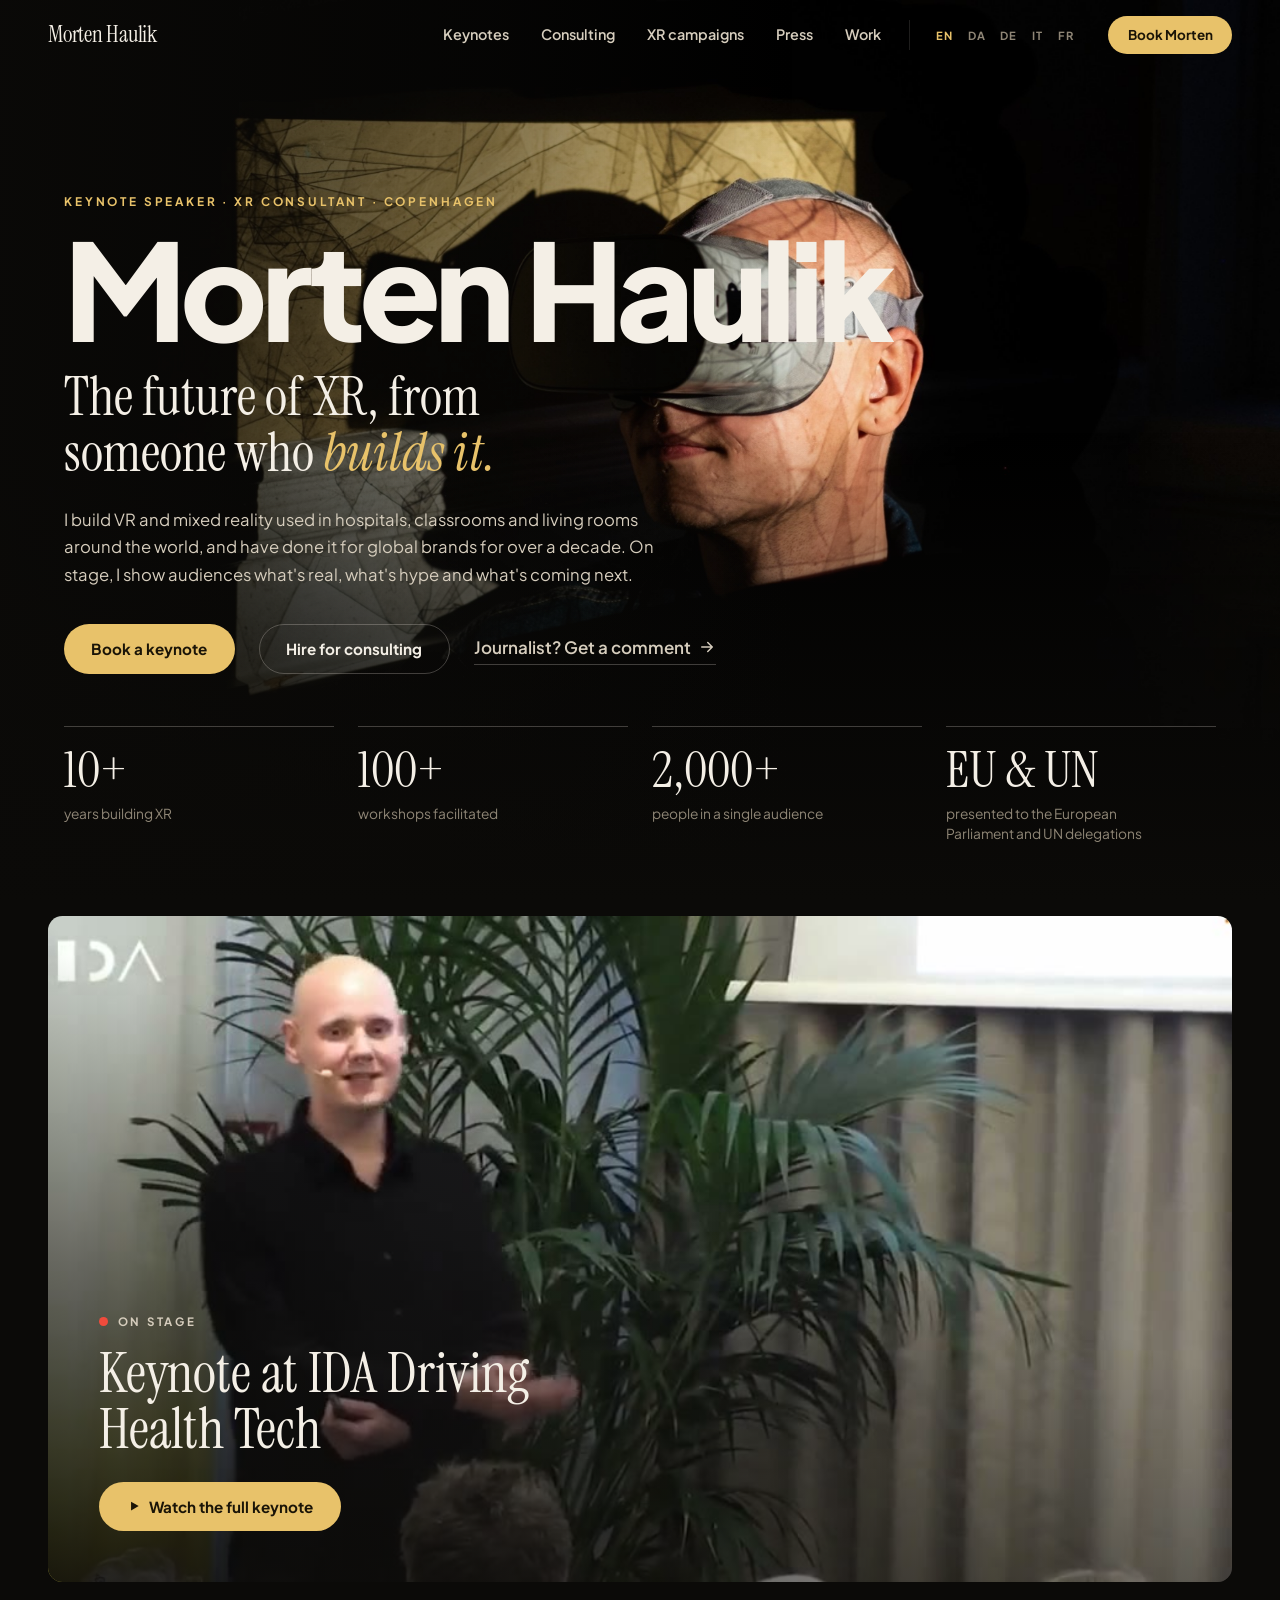
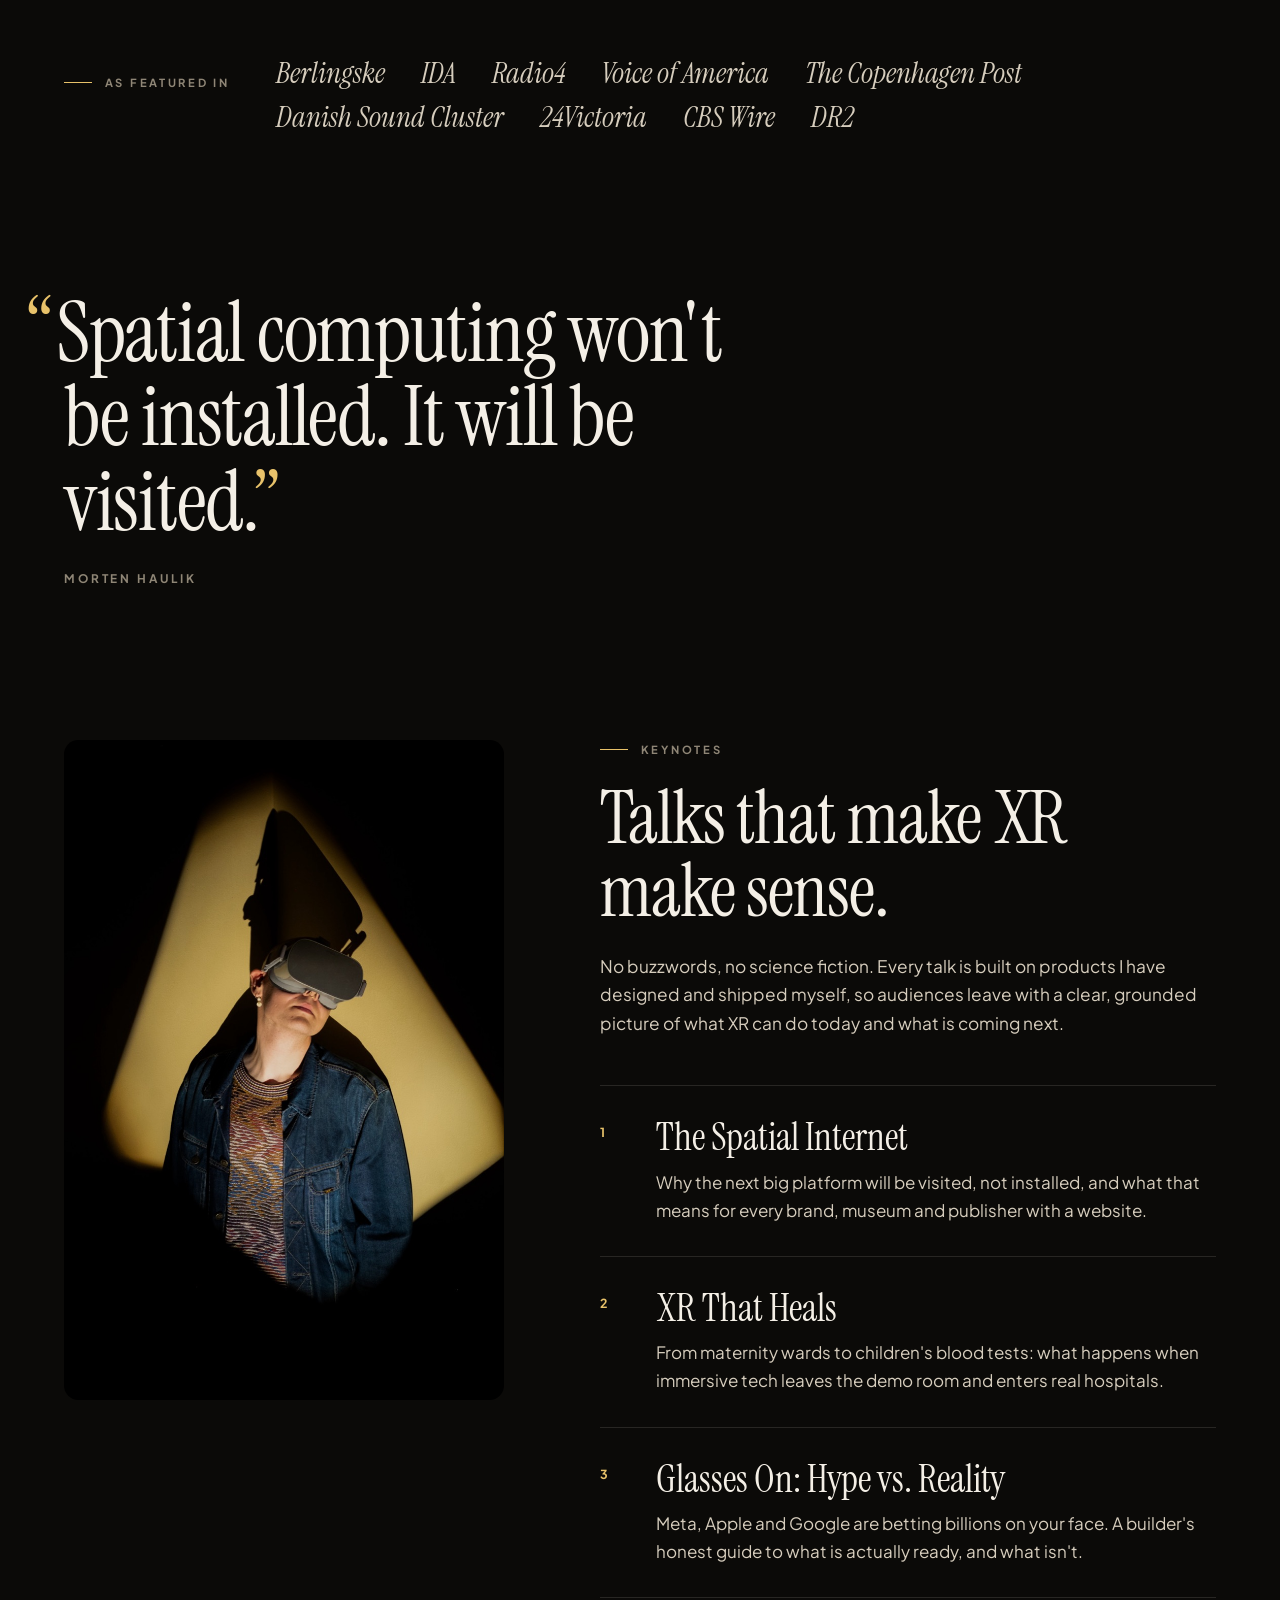
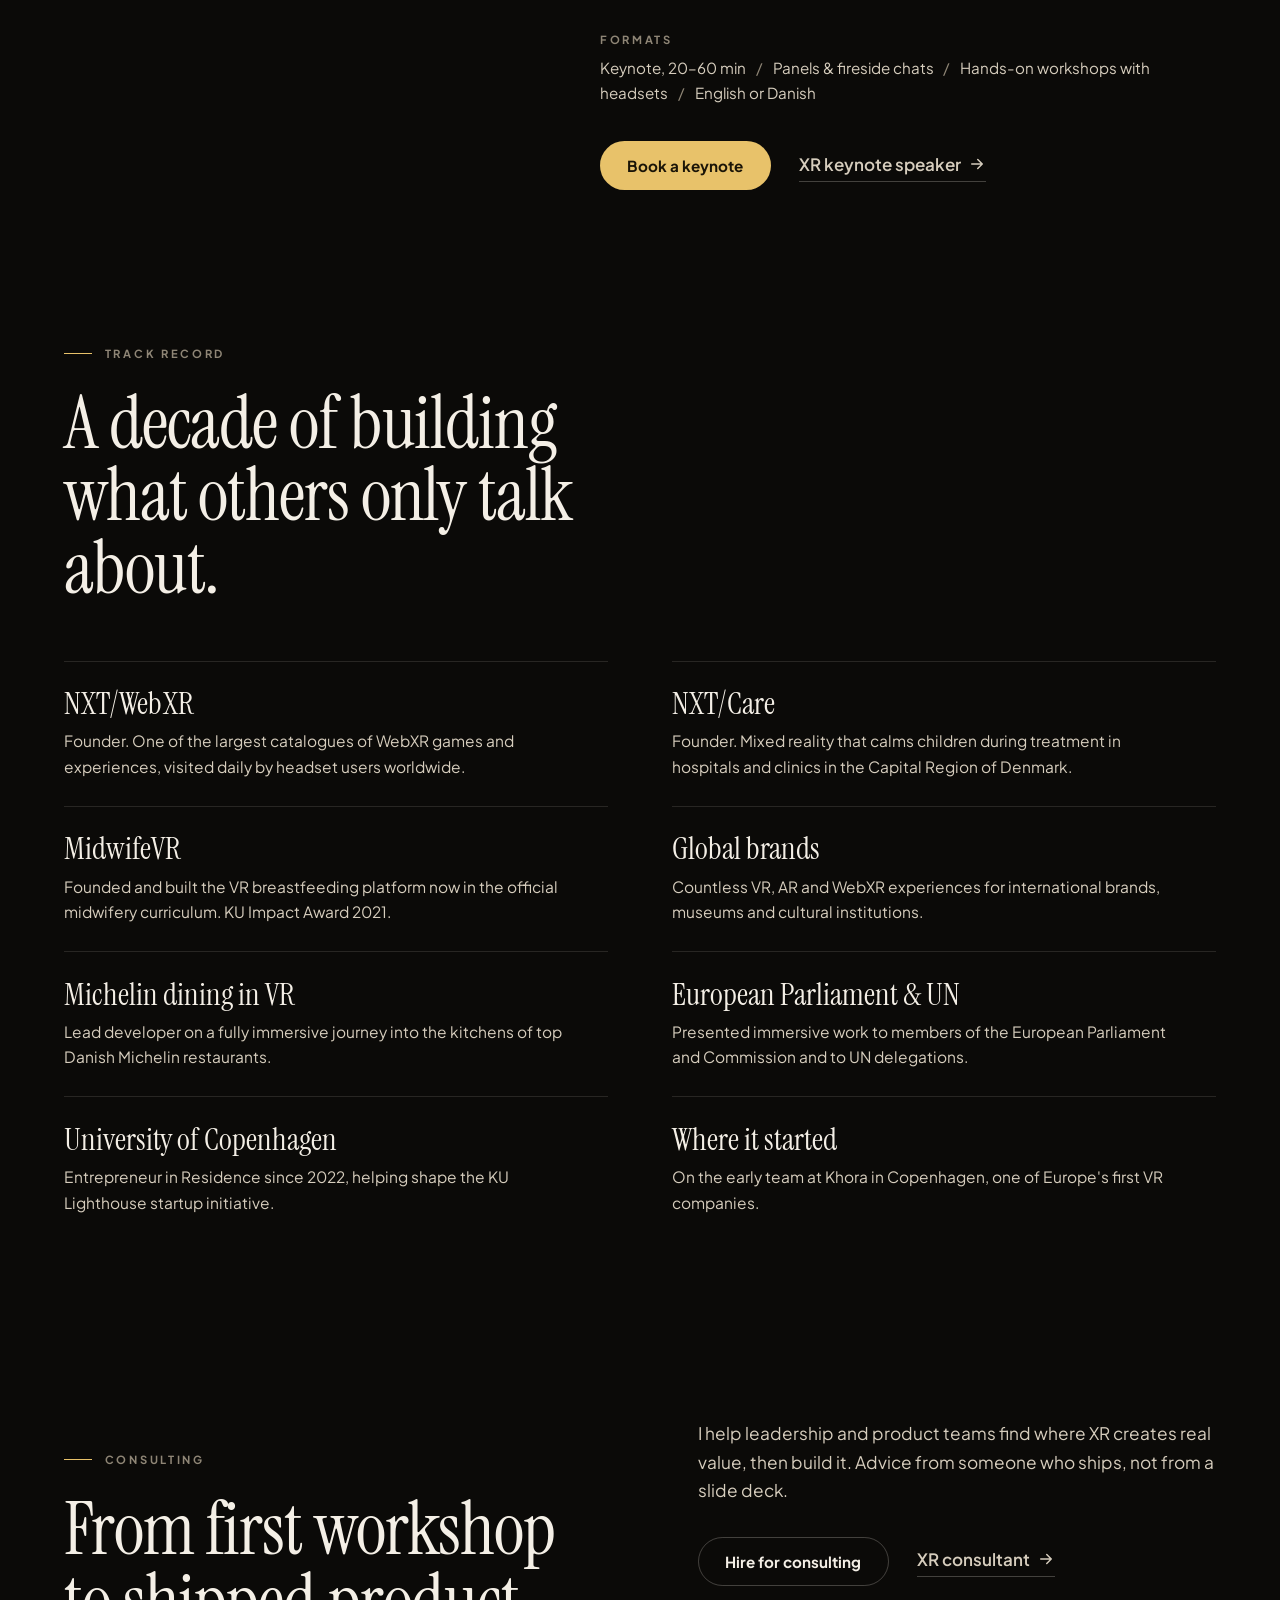
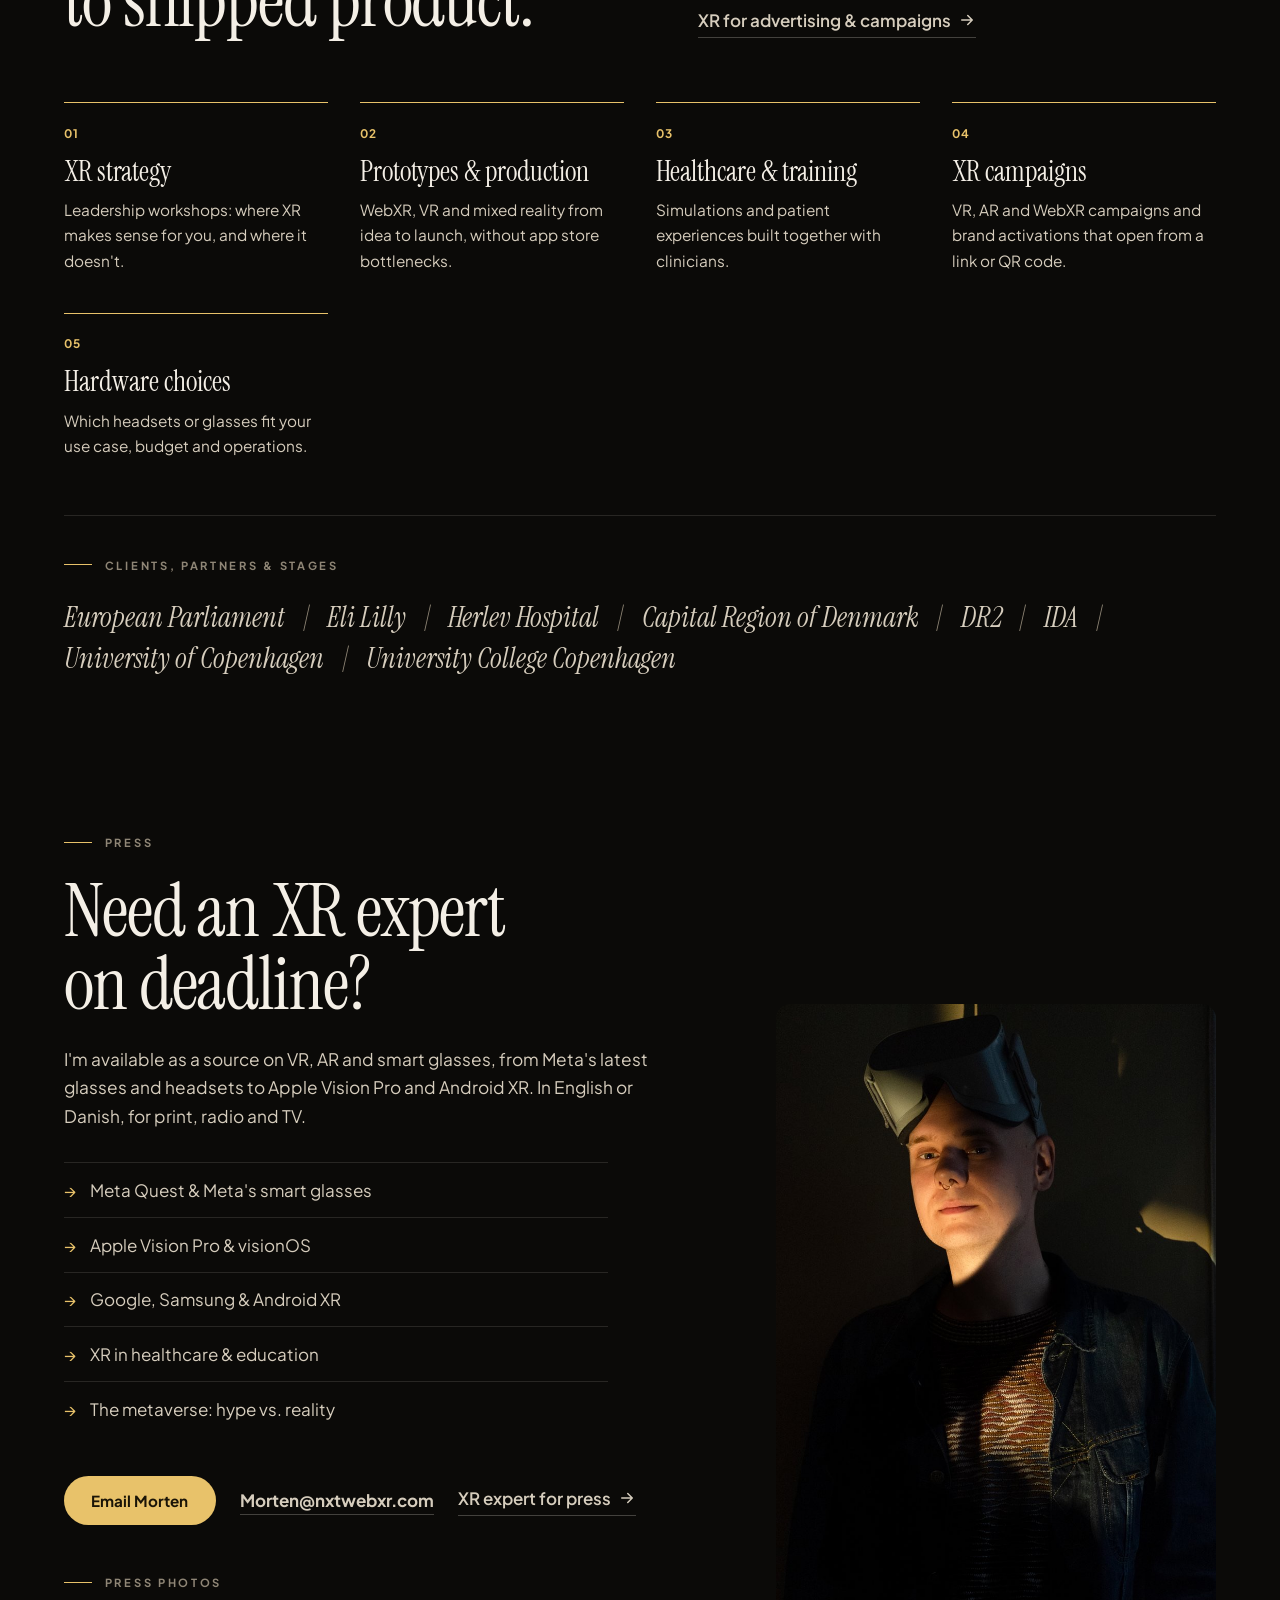
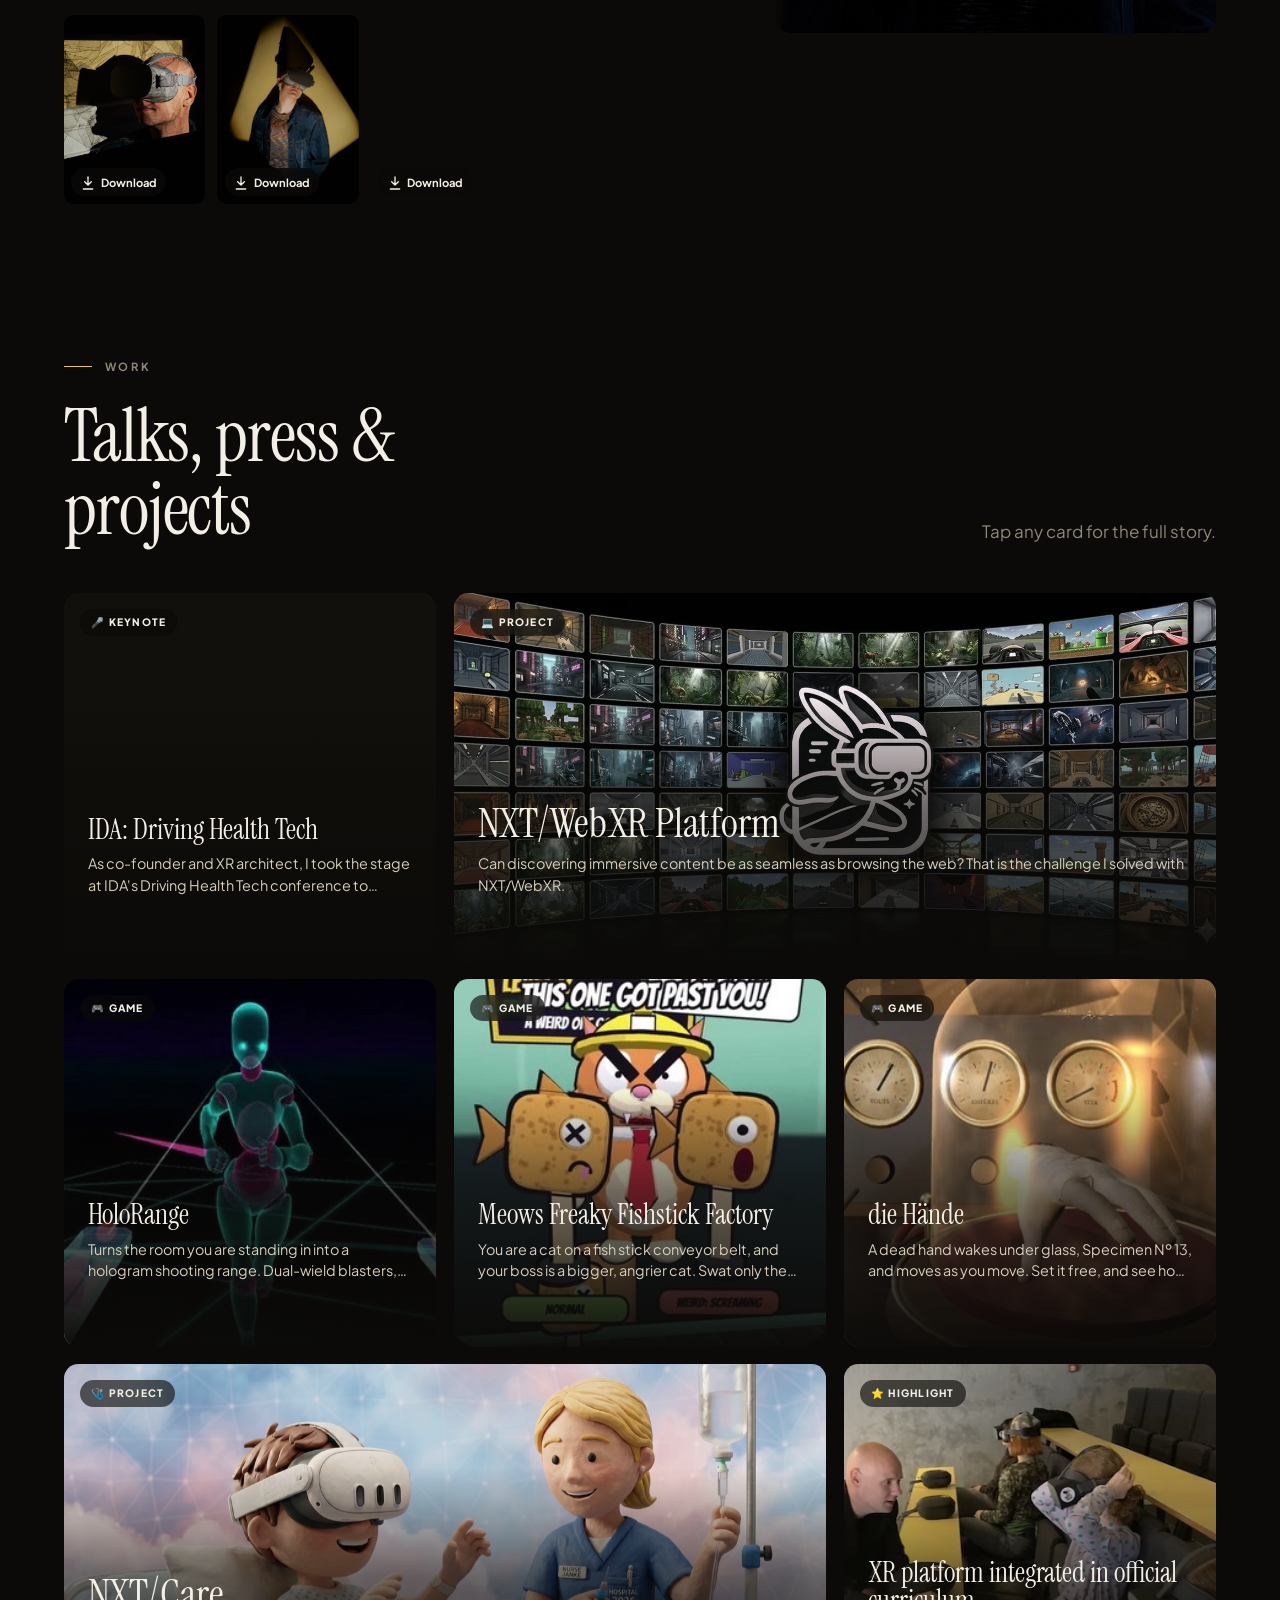
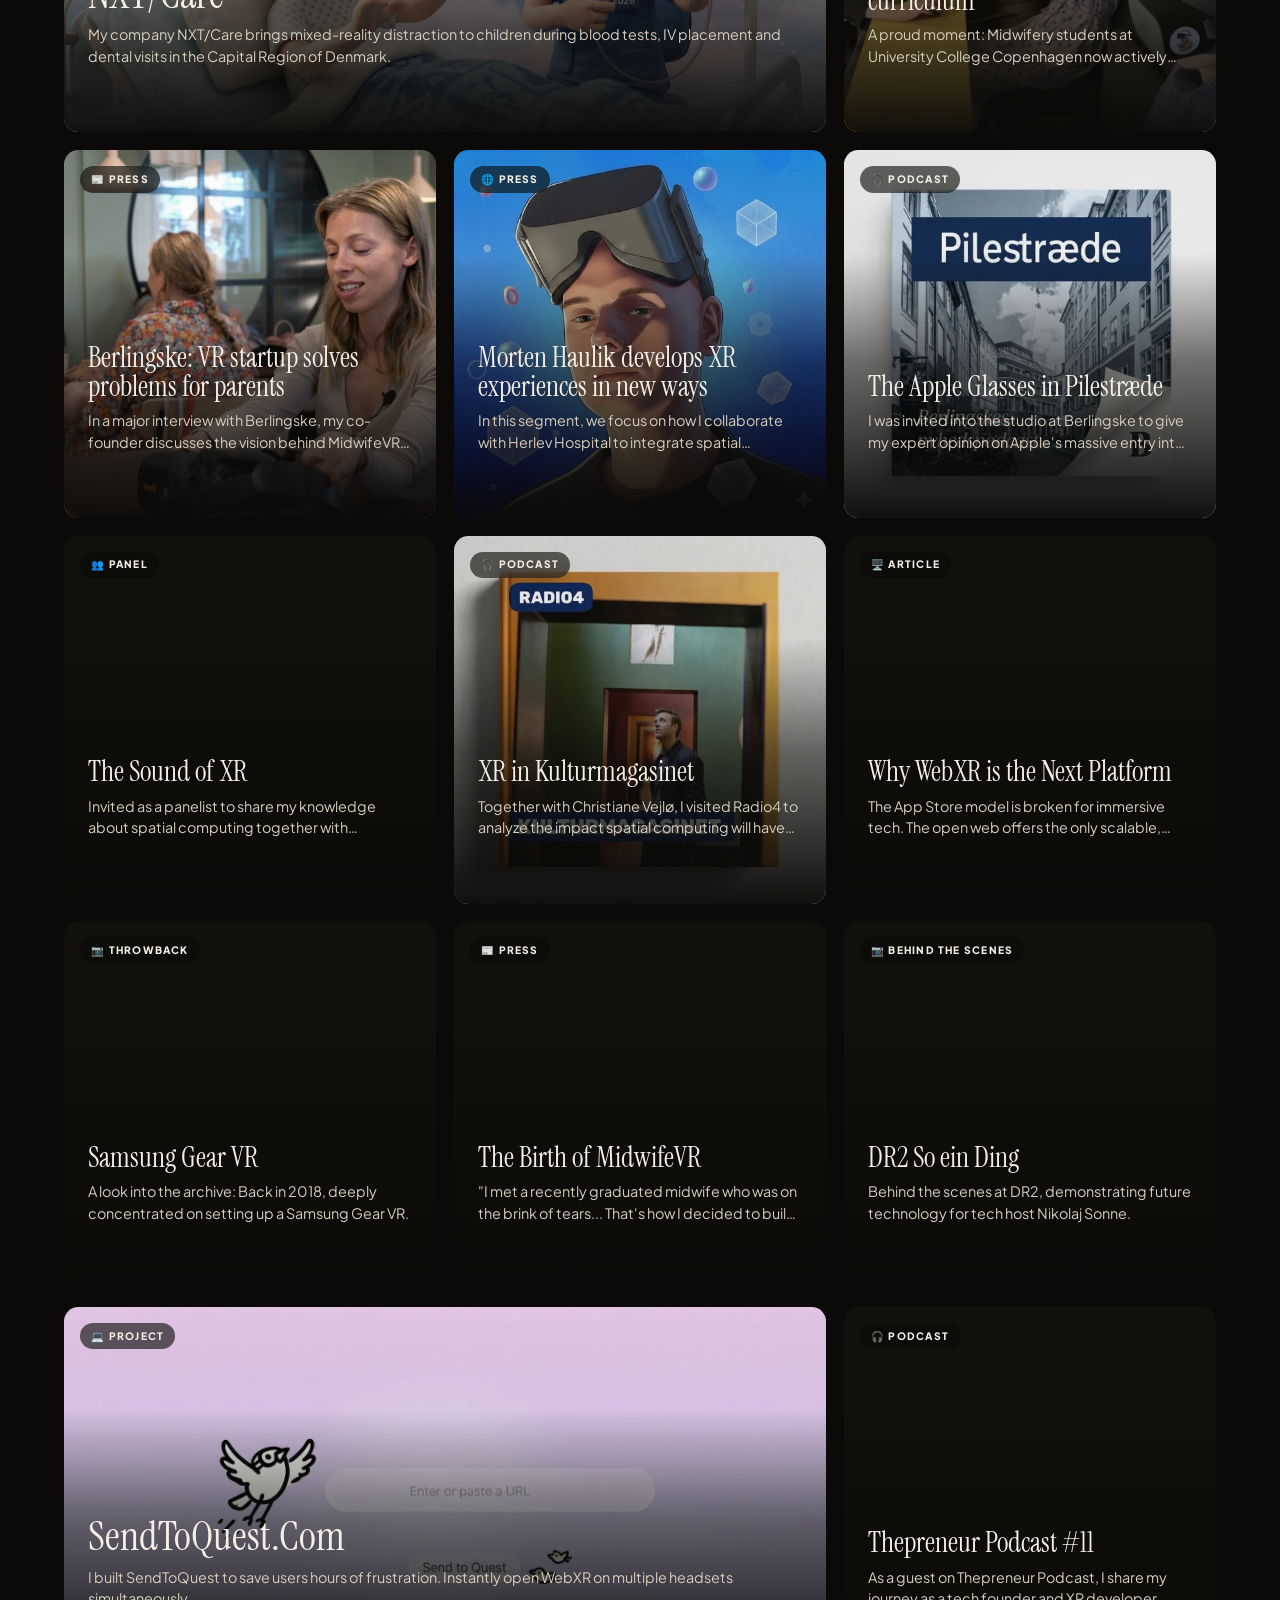
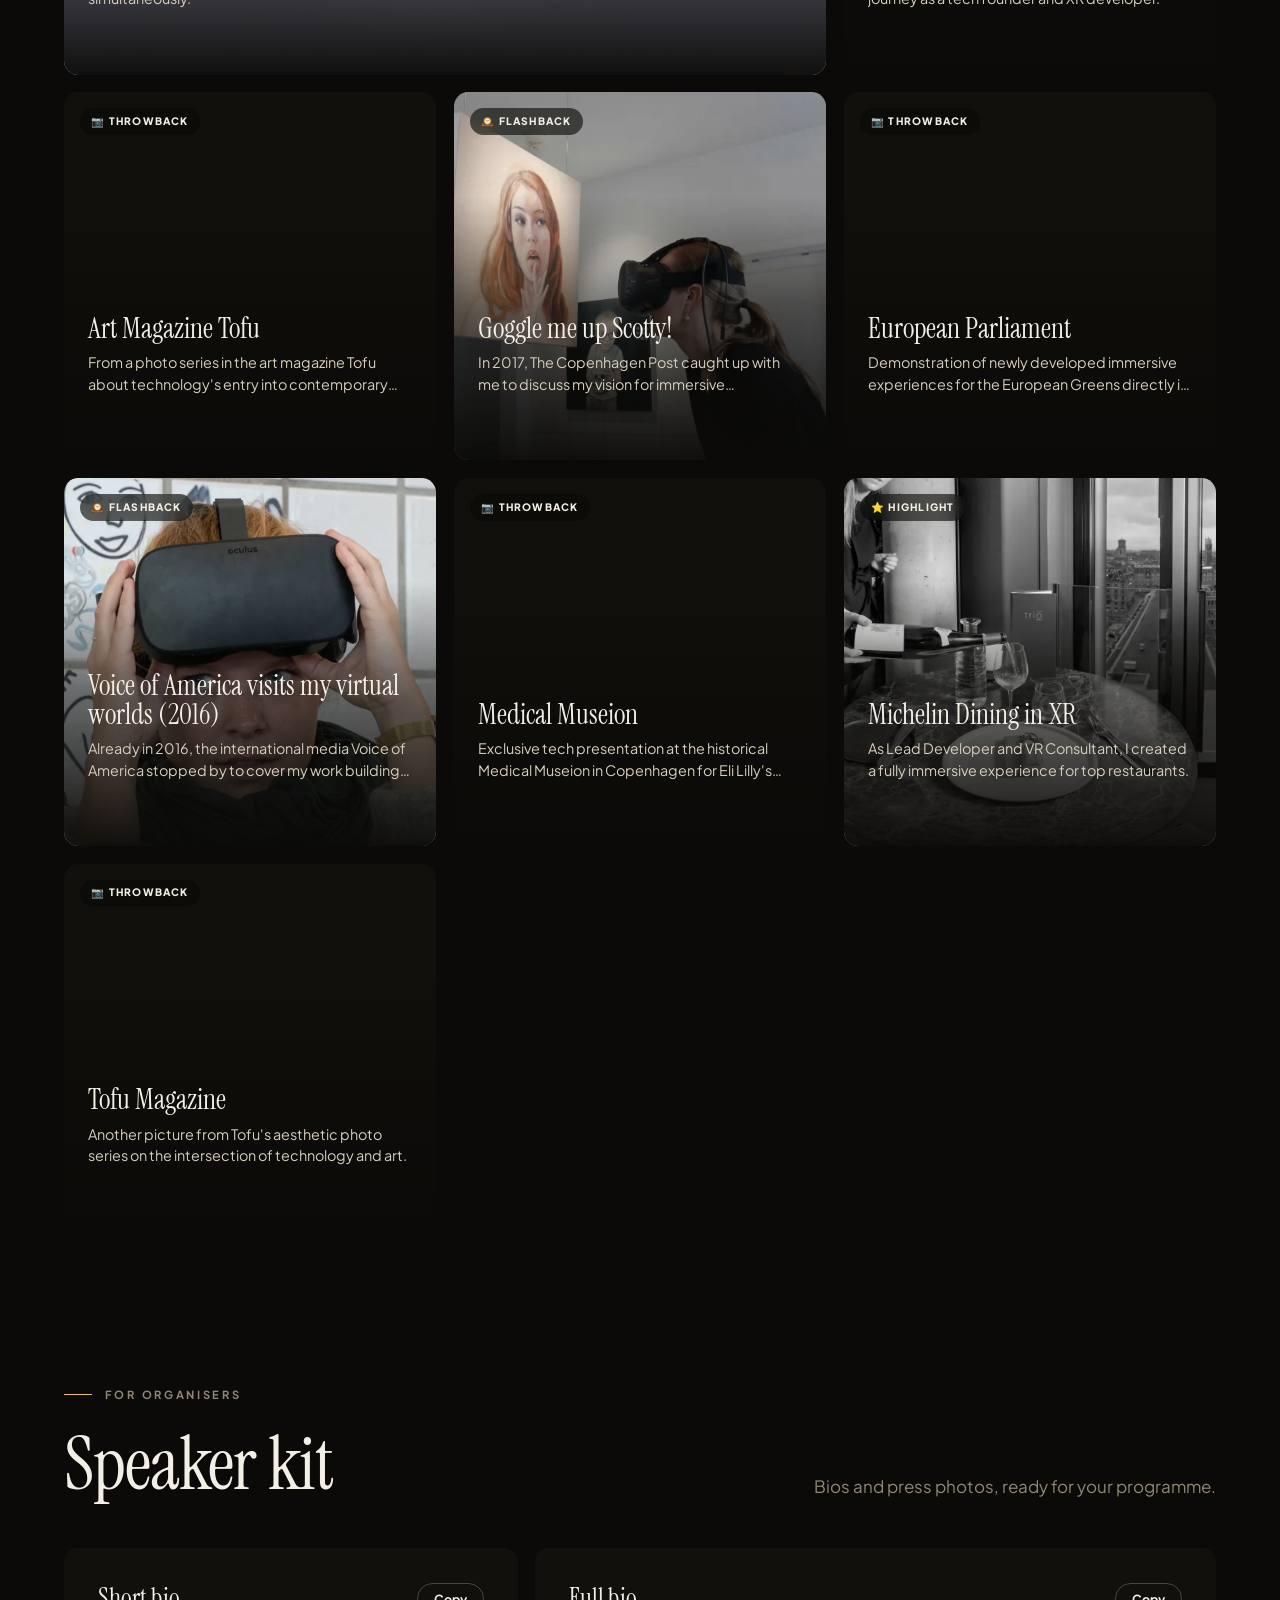
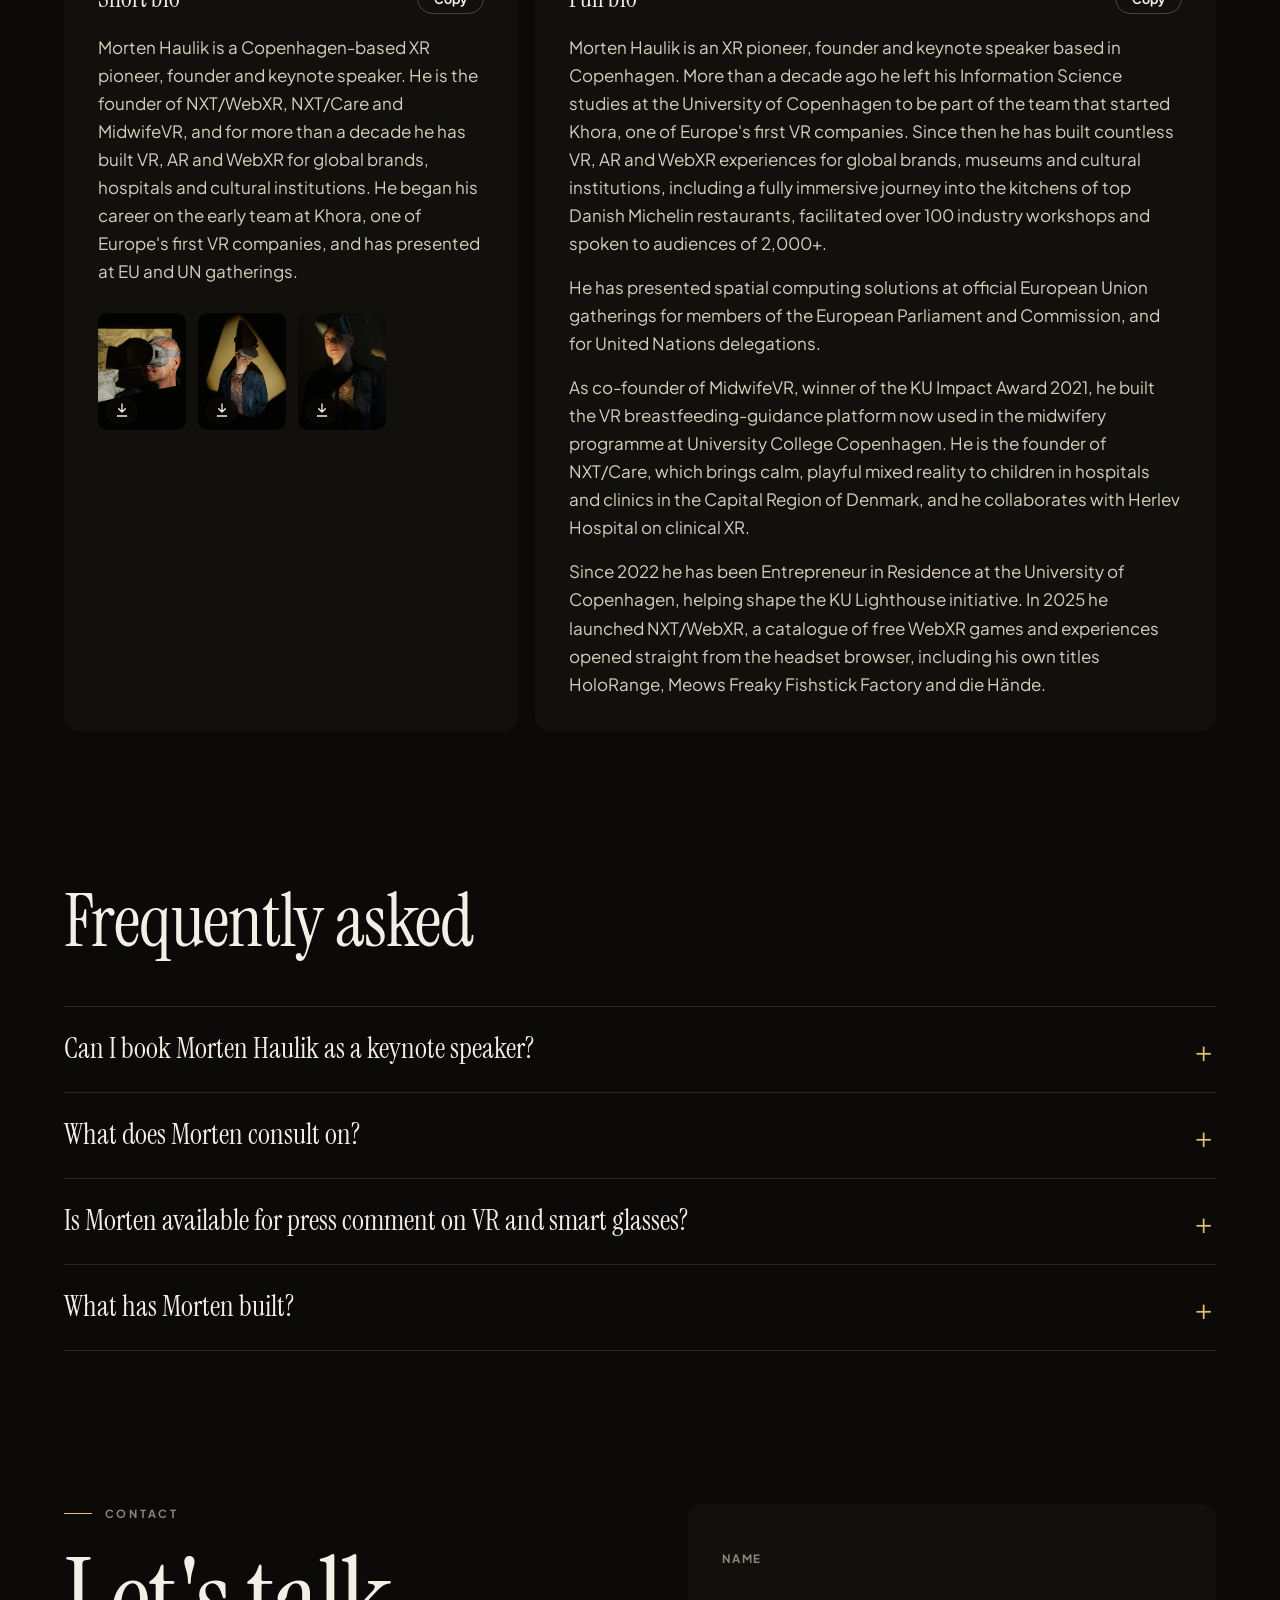
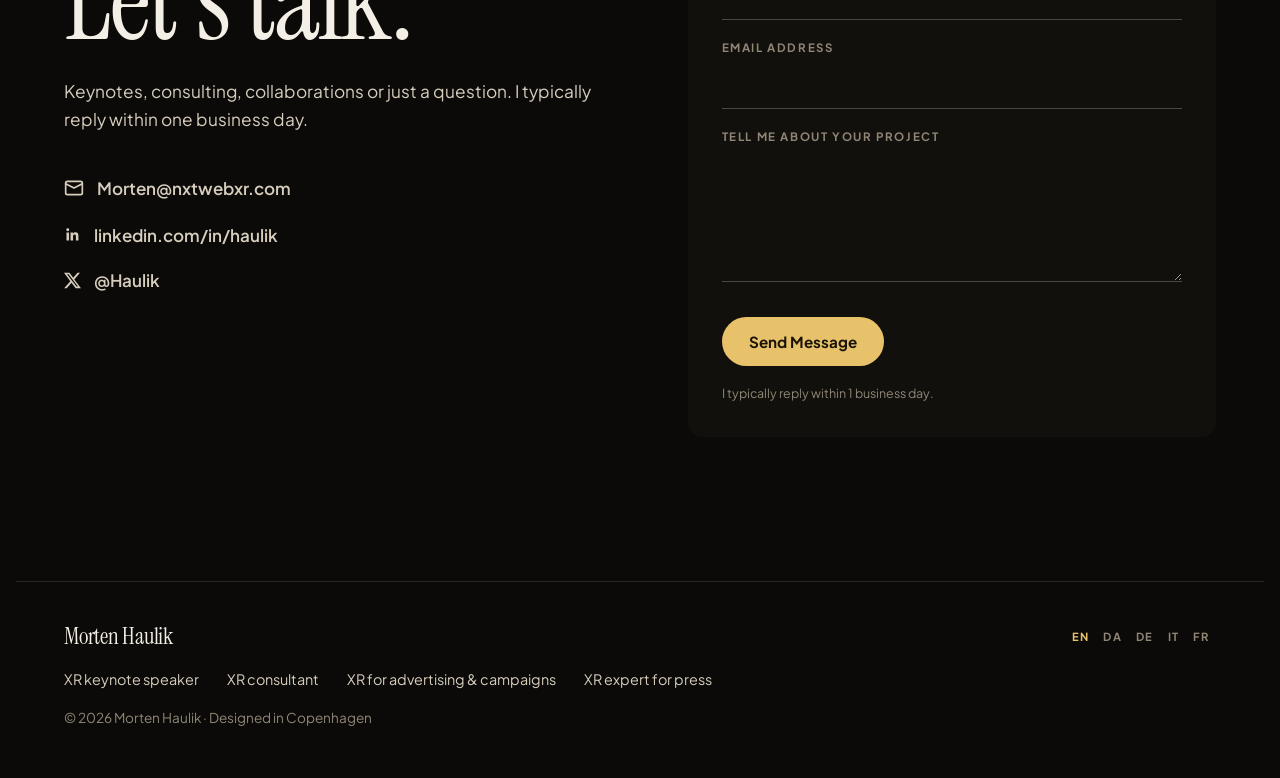
<file: index.html>
<!DOCTYPE html>
<html lang="en">
<head>
<meta charset="UTF-8">
<meta name="viewport" content="width=device-width, initial-scale=1.0">
<!-- Generated by build.js from data.js. Edit data.js, then run: node build.js -->
<title>Morten Haulik | XR &amp; VR Expert, Keynote Speaker and Consultant</title>
<meta name="description" content="XR pioneer and keynote speaker from Copenhagen, founder of NXT/WebXR and NXT/Care. Book keynotes on VR, AR and smart glasses, hire XR consulting or request press comment.">
<meta name="author" content="Morten Haulik">
<meta name="msvalidate.01" content="564019357C022278ED65C98A58C0D8C8">
<meta name="robots" content="index, follow, max-image-preview:large, max-snippet:-1">
<meta name="theme-color" content="#0b0a08">
<meta name="color-scheme" content="dark">
<link rel="canonical" href="https://www.mortenhaulik.com/">
<link rel="alternate" hreflang="en" href="https://www.mortenhaulik.com/">
<link rel="alternate" hreflang="da" href="https://www.mortenhaulik.com/da/">
<link rel="alternate" hreflang="de" href="https://www.mortenhaulik.com/de/">
<link rel="alternate" hreflang="it" href="https://www.mortenhaulik.com/it/">
<link rel="alternate" hreflang="fr" href="https://www.mortenhaulik.com/fr/">
<link rel="alternate" hreflang="x-default" href="https://www.mortenhaulik.com/">

<meta property="og:type" content="profile">
<meta property="og:site_name" content="Morten Haulik">
<meta property="og:title" content="Morten Haulik | XR &amp; VR Expert, Keynote Speaker and Consultant">
<meta property="og:description" content="XR pioneer and keynote speaker from Copenhagen, founder of NXT/WebXR and NXT/Care. Book keynotes on VR, AR and smart glasses, hire XR consulting or request press comment.">
<meta property="og:url" content="https://www.mortenhaulik.com/">
<meta property="og:image" content="https://www.mortenhaulik.com/og-image.jpg">
<meta property="og:image:width" content="1200">
<meta property="og:image:height" content="630">
<meta property="og:image:alt" content="Morten Haulik, keynote speaker and XR consultant">
<meta property="profile:first_name" content="Morten">
<meta property="profile:last_name" content="Haulik">
<meta property="og:locale" content="en_US">
<meta property="og:locale:alternate" content="da_DK">
<meta property="og:locale:alternate" content="de_DE">
<meta property="og:locale:alternate" content="it_IT">
<meta property="og:locale:alternate" content="fr_FR">
<meta name="twitter:card" content="summary_large_image">
<meta name="twitter:site" content="@Haulik">
<meta name="twitter:creator" content="@Haulik">
<meta name="twitter:title" content="Morten Haulik | XR &amp; VR Expert, Keynote Speaker and Consultant">
<meta name="twitter:description" content="XR pioneer and keynote speaker from Copenhagen, founder of NXT/WebXR and NXT/Care. Book keynotes on VR, AR and smart glasses, hire XR consulting or request press comment.">
<meta name="twitter:image" content="https://www.mortenhaulik.com/og-image.jpg">
<meta name="twitter:image:alt" content="Morten Haulik, keynote speaker and XR consultant">

<link rel="icon" href="data:image/svg+xml,<svg xmlns='http://www.w3.org/2000/svg' viewBox='0 0 100 100'><rect width='100' height='100' rx='22' fill='%230b0a08'/><text x='50' y='68' font-family='Arial' font-weight='700' font-size='52' text-anchor='middle' fill='%23e8c26a'>MH</text></svg>">
<link rel="preconnect" href="https://fonts.googleapis.com">
<link rel="preconnect" href="https://fonts.gstatic.com" crossorigin>
<link href="https://fonts.googleapis.com/css2?family=Instrument+Serif:ital@0;1&family=Permanent+Marker&family=Plus+Jakarta+Sans:wght@400;500;600;700;800&display=swap" rel="stylesheet">
<link rel="preload" as="image" href="/img/hero.jpg" imagesrcset="/img/hero-1100.jpg 1100w, /img/hero.jpg 2000w" imagesizes="100vw">
<link rel="stylesheet" href="/style.css?v=607e606b">
<script>document.documentElement.classList.add('js');setTimeout(()=>document.querySelectorAll('.reveal').forEach(e=>e.classList.add('in')),2500)</script>
<script type="application/ld+json">
{
 "@context": "https://schema.org",
 "@graph": [
  {
   "@type": "WebSite",
   "@id": "https://www.mortenhaulik.com/#website",
   "url": "https://www.mortenhaulik.com/",
   "name": "Morten Haulik",
   "publisher": {
    "@id": "https://www.mortenhaulik.com/#person"
   },
   "inLanguage": [
    "en",
    "da",
    "de",
    "it",
    "fr"
   ]
  },
  {
   "@type": "ProfilePage",
   "@id": "https://www.mortenhaulik.com/#profilepage",
   "url": "https://www.mortenhaulik.com/",
   "name": "Morten Haulik | XR & VR Expert, Keynote Speaker and Consultant",
   "description": "XR pioneer and keynote speaker from Copenhagen, founder of NXT/WebXR and NXT/Care. Book keynotes on VR, AR and smart glasses, hire XR consulting or request press comment.",
   "isPartOf": {
    "@id": "https://www.mortenhaulik.com/#website"
   },
   "mainEntity": {
    "@id": "https://www.mortenhaulik.com/#person"
   },
   "primaryImageOfPage": "https://www.mortenhaulik.com/og-image.jpg",
   "dateModified": "2026-11-09",
   "inLanguage": "en"
  },
  {
   "@type": "Person",
   "@id": "https://www.mortenhaulik.com/#person",
   "name": "Morten Haulik",
   "givenName": "Morten",
   "familyName": "Haulik",
   "jobTitle": [
    "Keynote Speaker",
    "XR Consultant",
    "Founder of NXT/WebXR and NXT/Care"
   ],
   "url": "https://www.mortenhaulik.com/",
   "image": [
    "https://www.mortenhaulik.com/press/morten-haulik-3.jpg",
    "https://www.mortenhaulik.com/press/morten-haulik-1.jpg",
    "https://www.mortenhaulik.com/press/morten-haulik-2.jpg"
   ],
   "email": "mailto:Morten@nxtwebxr.com",
   "sameAs": [
    "https://www.linkedin.com/in/haulik",
    "https://x.com/Haulik"
   ],
   "address": {
    "@type": "PostalAddress",
    "addressLocality": "Copenhagen",
    "addressCountry": "DK"
   },
   "knowsLanguage": [
    "da",
    "en"
   ],
   "alumniOf": {
    "@type": "CollegeOrUniversity",
    "name": "University of Copenhagen",
    "url": "https://www.ku.dk/"
   },
   "affiliation": {
    "@type": "Organization",
    "name": "KU Lighthouse, University of Copenhagen",
    "url": "https://lighthouse.ku.dk/"
   },
   "award": "KU Impact Award 2021 (MidwifeVR)",
   "founder": [
    {
     "@id": "https://www.nxtwebxr.com/#organization"
    },
    {
     "@id": "https://nxtcare.eu/#organization"
    }
   ],
   "description": "Morten Haulik is a Copenhagen-based XR pioneer, founder and keynote speaker. He is the founder of NXT/WebXR, NXT/Care and MidwifeVR, and for more than a decade he has built VR, AR and WebXR for global brands, hospitals and cultural institutions. He began his career on the early team at Khora, one of Europe's first VR companies, and has presented at EU and UN gatherings.",
   "knowsAbout": [
    "Spatial Computing",
    "Extended Reality (XR)",
    "Virtual Reality",
    "Augmented Reality",
    "Mixed Reality",
    "Smart Glasses",
    "WebXR",
    "Spatial Internet",
    "XR Strategy",
    "Healthcare XR",
    "VR Training",
    "Apple Vision Pro",
    "Meta Quest",
    "Meta smart glasses",
    "Android XR",
    "Hand tracking",
    "Game development",
    "XR Marketing",
    "VR Advertising",
    "AR Campaigns",
    "Brand Activations",
    "Immersive Experiences",
    "Experiential Marketing"
   ],
   "contactPoint": [
    {
     "@type": "ContactPoint",
     "contactType": "speaking inquiries",
     "email": "Morten@nxtwebxr.com",
     "url": "https://www.mortenhaulik.com/#booking",
     "availableLanguage": [
      "English",
      "Danish"
     ]
    },
    {
     "@type": "ContactPoint",
     "contactType": "consulting",
     "email": "Morten@nxtwebxr.com",
     "url": "https://www.mortenhaulik.com/#contact",
     "availableLanguage": [
      "English",
      "Danish"
     ]
    },
    {
     "@type": "ContactPoint",
     "contactType": "press",
     "email": "Morten@nxtwebxr.com",
     "availableLanguage": [
      "English",
      "Danish"
     ]
    }
   ],
   "subjectOf": [
    {
     "@type": "CreativeWork",
     "name": "Morten Haulik in Berlingske",
     "url": "https://www.berlingske.dk/indland/stort-problem-blandt-nybagte-foraeldre-kan-afhjaelpes-startup-kommer-med-loesning"
    },
    {
     "@type": "CreativeWork",
     "name": "Morten Haulik in IDA",
     "url": "https://videos.ida.dk/media/Virtual+Reality+og+Amning%3A+En+innovativ+tilgang+med+MidwifeVR++Morten+Haulik%2C+Co-founder+og+VR+ekspert+og+Sofie+Bonde+Alsen%2C+jordemoder+og+Digital+Designer/1_bb9dwkxp"
    },
    {
     "@type": "CreativeWork",
     "name": "Morten Haulik in Radio4",
     "url": "https://radio4.dk/podcasts/kraes/rolf-s-rensen-elsker-ny-dokumentar-om-tour-de-fran"
    },
    {
     "@type": "CreativeWork",
     "name": "Morten Haulik in Voice of America",
     "url": "https://learningenglish.voanews.com/amp/a-visit-to-the-virtual-world/3618990.html"
    },
    {
     "@type": "CreativeWork",
     "name": "Morten Haulik in The Copenhagen Post",
     "url": "https://cphpost.dk/2017-07-02/news/goggle-me-up-scotty-this-is-the-final-frontier/"
    },
    {
     "@type": "CreativeWork",
     "name": "Morten Haulik in Danish Sound Cluster",
     "url": "https://danishsoundcluster.dk/the-future-sound-forum/"
    },
    {
     "@type": "CreativeWork",
     "name": "Morten Haulik in 24Victoria",
     "url": "https://24victoria.dk/artificial-and-intelligence-deep-tech/udvikler-xr-oplevelser-morten-haulik"
    },
    {
     "@type": "CreativeWork",
     "name": "Morten Haulik in CBS Wire",
     "url": "https://cbswire.dk/healthy-glove-gaming-misoballs-and-a-virtual-midwife/"
    }
   ],
   "worksFor": [
    {
     "@id": "https://www.nxtwebxr.com/#organization"
    },
    {
     "@id": "https://nxtcare.eu/#organization"
    }
   ]
  },
  {
   "@type": "Organization",
   "@id": "https://www.nxtwebxr.com/#organization",
   "name": "NXT/WebXR",
   "url": "https://www.nxtwebxr.com/",
   "foundingDate": "2025",
   "founder": {
    "@id": "https://www.mortenhaulik.com/#person"
   },
   "description": "A catalogue of free WebXR games and experiences, opened straight from the headset browser."
  },
  {
   "@type": "Organization",
   "@id": "https://nxtcare.eu/#organization",
   "name": "NXT/Care",
   "url": "https://nxtcare.eu/",
   "founder": {
    "@id": "https://www.mortenhaulik.com/#person"
   },
   "areaServed": "DK",
   "description": "Mixed-reality distraction for children during blood tests, IV placement and dental visits in hospitals and clinics."
  },
  {
   "@type": "Service",
   "@id": "https://www.mortenhaulik.com/#keynotes",
   "name": "Keynote speaking on XR, VR, mixed reality and smart glasses",
   "serviceType": "Keynote speaker",
   "provider": {
    "@id": "https://www.mortenhaulik.com/#person"
   },
   "areaServed": "Europe",
   "audience": {
    "@type": "BusinessAudience",
    "audienceType": "Conference organisers, corporate events, universities, public sector"
   },
   "availableLanguage": [
    "English",
    "Danish"
   ],
   "description": "No buzzwords, no science fiction. Every talk is built on products I have designed and shipped myself, so audiences leave with a clear, grounded picture of what XR can do today and what is coming next.",
   "hasOfferCatalog": {
    "@type": "OfferCatalog",
    "name": "Keynote topics",
    "itemListElement": [
     {
      "@type": "Offer",
      "itemOffered": {
       "@type": "Service",
       "name": "The Spatial Internet",
       "description": "Why the next big platform will be visited, not installed, and what that means for every brand, museum and publisher with a website."
      }
     },
     {
      "@type": "Offer",
      "itemOffered": {
       "@type": "Service",
       "name": "XR That Heals",
       "description": "From maternity wards to children's blood tests: what happens when immersive tech leaves the demo room and enters real hospitals."
      }
     },
     {
      "@type": "Offer",
      "itemOffered": {
       "@type": "Service",
       "name": "Glasses On: Hype vs. Reality",
       "description": "Meta, Apple and Google are betting billions on your face. A builder's honest guide to what is actually ready, and what isn't."
      }
     }
    ]
   },
   "potentialAction": {
    "@type": "ReserveAction",
    "target": "https://www.mortenhaulik.com/#booking"
   }
  },
  {
   "@type": "Service",
   "@id": "https://www.mortenhaulik.com/#consulting",
   "name": "XR strategy and WebXR consulting",
   "serviceType": "XR consulting",
   "provider": {
    "@id": "https://www.mortenhaulik.com/#person"
   },
   "areaServed": "Europe",
   "description": "I help leadership and product teams find where XR creates real value, then build it. Advice from someone who ships, not from a slide deck.",
   "hasOfferCatalog": {
    "@type": "OfferCatalog",
    "name": "Consulting services",
    "itemListElement": [
     {
      "@type": "Offer",
      "itemOffered": {
       "@type": "Service",
       "name": "XR strategy",
       "description": "Leadership workshops: where XR makes sense for you, and where it doesn't."
      }
     },
     {
      "@type": "Offer",
      "itemOffered": {
       "@type": "Service",
       "name": "Prototypes & production",
       "description": "WebXR, VR and mixed reality from idea to launch, without app store bottlenecks."
      }
     },
     {
      "@type": "Offer",
      "itemOffered": {
       "@type": "Service",
       "name": "Healthcare & training",
       "description": "Simulations and patient experiences built together with clinicians."
      }
     },
     {
      "@type": "Offer",
      "itemOffered": {
       "@type": "Service",
       "name": "XR campaigns",
       "description": "VR, AR and WebXR campaigns and brand activations that open from a link or QR code."
      }
     },
     {
      "@type": "Offer",
      "itemOffered": {
       "@type": "Service",
       "name": "Hardware choices",
       "description": "Which headsets or glasses fit your use case, budget and operations."
      }
     }
    ]
   },
   "potentialAction": {
    "@type": "CommunicateAction",
    "target": "https://www.mortenhaulik.com/#contact"
   }
  },
  {
   "@type": "Service",
   "@id": "https://www.mortenhaulik.com/#marketing",
   "name": "XR marketing and immersive advertising campaigns",
   "serviceType": "XR marketing",
   "provider": {
    "@id": "https://www.mortenhaulik.com/#person"
   },
   "areaServed": "Europe",
   "url": "https://www.mortenhaulik.com/xr-marketing-campaigns/",
   "description": "VR, AR and WebXR campaigns and brand activations that open from a link or QR code, from concept to launch."
  },
  {
   "@type": "VideoGame",
   "name": "HoloRange",
   "url": "https://www.nxtwebxr.com/holorange/",
   "description": "Turns the room you are standing in into a hologram shooting range. Dual-wield blasters, clear four stages, then face the Colossus.",
   "image": "https://www.mortenhaulik.com/game-holorange.jpg",
   "genre": [
    "Shooter",
    "Mixed reality"
   ],
   "gamePlatform": [
    "WebXR",
    "Meta Quest Browser",
    "Pico Browser"
   ],
   "isAccessibleForFree": true,
   "author": {
    "@id": "https://www.mortenhaulik.com/#person"
   },
   "publisher": {
    "@id": "https://www.nxtwebxr.com/#organization"
   }
  },
  {
   "@type": "VideoGame",
   "name": "Meows Freaky Fishstick Factory",
   "url": "https://www.nxtwebxr.com/fishstickfactory/",
   "description": "You are a cat on a fish stick conveyor belt, and your boss is a bigger, angrier cat. Swat only the weird ones.",
   "image": "https://www.mortenhaulik.com/game-fishstick.jpg",
   "genre": [
    "Arcade",
    "Mixed reality"
   ],
   "gamePlatform": [
    "WebXR",
    "Meta Quest Browser",
    "Pico Browser"
   ],
   "isAccessibleForFree": true,
   "author": {
    "@id": "https://www.mortenhaulik.com/#person"
   },
   "publisher": {
    "@id": "https://www.nxtwebxr.com/#organization"
   }
  },
  {
   "@type": "VideoGame",
   "name": "die Hände",
   "url": "https://www.nxtwebxr.com/diehaende/",
   "description": "A dead hand wakes under glass, Specimen Nº 13, and moves as you move. Set it free, and see how long it keeps obeying.",
   "image": "https://www.mortenhaulik.com/game-diehaende.jpg",
   "genre": [
    "Horror",
    "Mixed reality"
   ],
   "gamePlatform": [
    "WebXR",
    "Meta Quest Browser",
    "Pico Browser"
   ],
   "isAccessibleForFree": true,
   "author": {
    "@id": "https://www.mortenhaulik.com/#person"
   },
   "publisher": {
    "@id": "https://www.nxtwebxr.com/#organization"
   }
  },
  {
   "@type": "FAQPage",
   "@id": "https://www.mortenhaulik.com/#faq",
   "inLanguage": "en",
   "mainEntity": [
    {
     "@type": "Question",
     "name": "Can I book Morten Haulik as a keynote speaker?",
     "acceptedAnswer": {
      "@type": "Answer",
      "text": "Yes. Morten gives keynotes, panels and workshops on XR, VR, mixed reality and smart glasses for conferences, corporate events and universities across Europe, in English or Danish. Use the booking form on this page or email Morten@nxtwebxr.com."
     }
    },
    {
     "@type": "Question",
     "name": "What does Morten consult on?",
     "acceptedAnswer": {
      "@type": "Answer",
      "text": "XR strategy, WebXR and VR/mixed-reality development, healthcare and training simulations, and choosing the right hardware. He works with companies, hospitals, museums and universities, from the first workshop to a shipped product."
     }
    },
    {
     "@type": "Question",
     "name": "Is Morten available for press comment on VR and smart glasses?",
     "acceptedAnswer": {
      "@type": "Answer",
      "text": "Yes. Journalists can reach him for expert comment on Meta Quest and Meta's smart glasses, Apple Vision Pro, Android XR and the wider XR industry, in English or Danish, at Morten@nxtwebxr.com."
     }
    },
    {
     "@type": "Question",
     "name": "What has Morten built?",
     "acceptedAnswer": {
      "@type": "Answer",
      "text": "He is the founder of NXT/WebXR (one of the largest catalogues of WebXR games, including his own HoloRange, Meows Freaky Fishstick Factory and die Hände), NXT/Care (mixed reality for children in hospitals) and MidwifeVR (KU Impact Award 2021, now in the midwifery curriculum at University College Copenhagen). Over more than a decade he has built countless VR, AR and WebXR experiences for global brands, museums and cultural institutions, including a Michelin-restaurant VR experience, and presented immersive work in the European Parliament. His career began on the early team at Khora, one of Europe's first VR companies."
     }
    }
   ]
  }
 ]
}
</script>
</head>
<body>
<a class="skip" href="#main">Skip to content</a>

<header class="topbar" id="top">
  <a class="wordmark" href="/">Morten Haulik</a>
  <nav class="topnav" aria-label="Main">
    <a href="/xr-keynote-speaker/">Keynotes</a>
    <a href="/xr-consultant/">Consulting</a>
    <a href="/xr-marketing-campaigns/">XR campaigns</a>
    <a href="/xr-expert-press/">Press</a>
    <a href="/#work">Work</a>
  </nav>
  <nav class="langs" aria-label="Language"><a href="/" hreflang="en" lang="en" data-lang="en" aria-current="page" title="English">EN</a><a href="/da/" hreflang="da" lang="da" data-lang="da" title="Dansk">DA</a><a href="/de/" hreflang="de" lang="de" data-lang="de" title="Deutsch">DE</a><a href="/it/" hreflang="it" lang="it" data-lang="it" title="Italiano">IT</a><a href="/fr/" hreflang="fr" lang="fr" data-lang="fr" title="Français">FR</a></nav>
  <button class="btn btn-gold btn-sm" type="button" data-open-booking>Book Morten</button>
</header>

<main id="main">

  <section class="hero" aria-labelledby="hero-title">
    <picture class="hero-media">
      <img src="/img/hero.jpg" srcset="/img/hero-1100.jpg 1100w, /img/hero.jpg 2000w" sizes="100vw"
        alt="Morten Haulik wearing a VR headset, lit by projected light" width="2000" height="1333" fetchpriority="high">
    </picture>
    <div class="hero-inner">
      <p class="eyebrow">Keynote speaker · XR consultant · Copenhagen</p>
      <h1 id="hero-title">Morten Haulik</h1>
      <p class="tagline">The future of XR, from someone who <em>builds it.</em></p>
      <p class="hero-sub">I build VR and mixed reality used in hospitals, classrooms and living rooms around the world, and have done it for global brands for over a decade. On stage, I show audiences what's real, what's hype and what's coming next.</p>
      <div class="hero-ctas">
        <button class="btn btn-gold" type="button" data-open-booking>Book a keynote</button>
        <a class="btn btn-line" href="#contact">Hire for consulting</a>
        <a class="text-link" href="#press">Journalist? Get a comment <svg width="18" height="18" viewBox="0 0 24 24" fill="none" stroke="currentColor" stroke-width="2" stroke-linecap="round" stroke-linejoin="round" aria-hidden="true"><path d="M5 12h14M13 6l6 6-6 6"/></svg></a>
      </div>
    </div>
    <dl class="stats">
      <div><dt>10+</dt><dd>years building XR</dd></div>
      <div><dt>100+</dt><dd>workshops facilitated</dd></div>
      <div><dt>2,000+</dt><dd>people in a single audience</dd></div>
      <div><dt>EU &amp; UN</dt><dd>presented to the European Parliament and UN delegations</dd></div>
    </dl>
  </section>

  <section class="reel" aria-labelledby="reel-title">
    <div class="reel-frame">
      <video data-src="/Mortenhjemmeside.mp4" poster="/img/ida-poster.jpg" muted loop playsinline preload="none" aria-hidden="true"></video>
      <div class="reel-cap">
        <p class="kicker"><span class="live"></span>On stage</p>
        <h2 id="reel-title">Keynote at IDA Driving Health Tech</h2>
        <a class="btn btn-gold" href="https://videos.ida.dk/media/Virtual+Reality+og+Amning%3A+En+innovativ+tilgang+med+MidwifeVR++Morten+Haulik%2C+Co-founder+og+VR+ekspert+og+Sofie+Bonde+Alsen%2C+jordemoder+og+Digital+Designer/1_bb9dwkxp" target="_blank" rel="noopener"><svg width="14" height="14" viewBox="0 0 24 24" fill="currentColor" aria-hidden="true"><path d="M7 4.5v15l13-7.5z"/></svg> Watch the full keynote</a>
      </div>
    </div>
  </section>

  <section class="featured" aria-label="As featured in">
    <p class="label">As featured in</p>
    <ul><li><a href="https://www.berlingske.dk/indland/stort-problem-blandt-nybagte-foraeldre-kan-afhjaelpes-startup-kommer-med-loesning" target="_blank" rel="noopener">Berlingske</a></li><li><a href="https://videos.ida.dk/media/Virtual+Reality+og+Amning%3A+En+innovativ+tilgang+med+MidwifeVR++Morten+Haulik%2C+Co-founder+og+VR+ekspert+og+Sofie+Bonde+Alsen%2C+jordemoder+og+Digital+Designer/1_bb9dwkxp" target="_blank" rel="noopener">IDA</a></li><li><a href="https://radio4.dk/podcasts/kraes/rolf-s-rensen-elsker-ny-dokumentar-om-tour-de-fran" target="_blank" rel="noopener">Radio4</a></li><li><a href="https://learningenglish.voanews.com/amp/a-visit-to-the-virtual-world/3618990.html" target="_blank" rel="noopener">Voice of America</a></li><li><a href="https://cphpost.dk/2017-07-02/news/goggle-me-up-scotty-this-is-the-final-frontier/" target="_blank" rel="noopener">The Copenhagen Post</a></li><li><a href="https://danishsoundcluster.dk/the-future-sound-forum/" target="_blank" rel="noopener">Danish Sound Cluster</a></li><li><a href="https://24victoria.dk/artificial-and-intelligence-deep-tech/udvikler-xr-oplevelser-morten-haulik" target="_blank" rel="noopener">24Victoria</a></li><li><a href="https://cbswire.dk/healthy-glove-gaming-misoballs-and-a-virtual-midwife/" target="_blank" rel="noopener">CBS Wire</a></li><li><span>DR2</span></li></ul>
  </section>

  <section class="statement" aria-label="Morten Haulik">
    <blockquote class="reveal"><p>Spatial computing won't be installed. It will be visited.</p><cite>Morten Haulik</cite></blockquote>
  </section>

  <section class="speaking block" id="speaking" aria-labelledby="speaking-title">
    <figure class="speaking-photo reveal">
      <img src="/img/speaking.jpg" alt="Morten Haulik in a VR headset under a beam of warm light" width="1300" height="1950" loading="lazy" decoding="async">
    </figure>
    <div class="speaking-body">
      <p class="label reveal">Keynotes</p>
      <h2 id="speaking-title" class="h2 reveal">Talks that make XR make sense.</h2>
      <p class="lede reveal">No buzzwords, no science fiction. Every talk is built on products I have designed and shipped myself, so audiences leave with a clear, grounded picture of what XR can do today and what is coming next.</p>
      <ol class="talks">
        <li class="reveal"><span class="talk-no">1</span><div><h3>The Spatial Internet</h3><p>Why the next big platform will be visited, not installed, and what that means for every brand, museum and publisher with a website.</p></div></li>
        <li class="reveal"><span class="talk-no">2</span><div><h3>XR That Heals</h3><p>From maternity wards to children's blood tests: what happens when immersive tech leaves the demo room and enters real hospitals.</p></div></li>
        <li class="reveal"><span class="talk-no">3</span><div><h3>Glasses On: Hype vs. Reality</h3><p>Meta, Apple and Google are betting billions on your face. A builder's honest guide to what is actually ready, and what isn't.</p></div></li>
      </ol>
      <p class="formats reveal"><span>Formats</span> Keynote, 20–60 min <i>/</i> Panels &amp; fireside chats <i>/</i> Hands-on workshops with headsets <i>/</i> English or Danish</p>
      <div class="row-ctas reveal"><button class="btn btn-gold" type="button" data-open-booking>Book a keynote</button><a class="text-link more" href="/xr-keynote-speaker/">XR keynote speaker <svg width="18" height="18" viewBox="0 0 24 24" fill="none" stroke="currentColor" stroke-width="2" stroke-linecap="round" stroke-linejoin="round" aria-hidden="true"><path d="M5 12h14M13 6l6 6-6 6"/></svg></a></div>
    </div>
  </section>

  <section class="track block" id="track" aria-labelledby="track-title">
    <p class="label reveal">Track record</p>
    <h2 id="track-title" class="h2 reveal">A decade of building what others only talk about.</h2>
    <ol class="track-list">
      <li class="reveal"><h3>NXT/WebXR</h3><p>Founder. One of the largest catalogues of WebXR games and experiences, visited daily by headset users worldwide.</p></li>
      <li class="reveal"><h3>NXT/Care</h3><p>Founder. Mixed reality that calms children during treatment in hospitals and clinics in the Capital Region of Denmark.</p></li>
      <li class="reveal"><h3>MidwifeVR</h3><p>Founded and built the VR breastfeeding platform now in the official midwifery curriculum. KU Impact Award 2021.</p></li>
      <li class="reveal"><h3>Global brands</h3><p>Countless VR, AR and WebXR experiences for international brands, museums and cultural institutions.</p></li>
      <li class="reveal"><h3>Michelin dining in VR</h3><p>Lead developer on a fully immersive journey into the kitchens of top Danish Michelin restaurants.</p></li>
      <li class="reveal"><h3>European Parliament &amp; UN</h3><p>Presented immersive work to members of the European Parliament and Commission and to UN delegations.</p></li>
      <li class="reveal"><h3>University of Copenhagen</h3><p>Entrepreneur in Residence since 2022, helping shape the KU Lighthouse startup initiative.</p></li>
      <li class="reveal"><h3>Where it started</h3><p>On the early team at Khora in Copenhagen, one of Europe's first VR companies.</p></li>
    </ol>
  </section>

  <section class="consulting block" id="consulting" aria-labelledby="consulting-title">
    <div class="split">
      <div>
        <p class="label reveal">Consulting</p>
        <h2 id="consulting-title" class="h2 reveal">From first workshop to shipped product.</h2>
      </div>
      <div>
        <p class="lede reveal">I help leadership and product teams find where XR creates real value, then build it. Advice from someone who ships, not from a slide deck.</p>
        <div class="row-ctas reveal"><a class="btn btn-line" href="#contact">Hire for consulting</a><a class="text-link more" href="/xr-consultant/">XR consultant <svg width="18" height="18" viewBox="0 0 24 24" fill="none" stroke="currentColor" stroke-width="2" stroke-linecap="round" stroke-linejoin="round" aria-hidden="true"><path d="M5 12h14M13 6l6 6-6 6"/></svg></a></div>
        <a class="text-link more reveal" href="/xr-marketing-campaigns/">XR for advertising &amp; campaigns <svg width="18" height="18" viewBox="0 0 24 24" fill="none" stroke="currentColor" stroke-width="2" stroke-linecap="round" stroke-linejoin="round" aria-hidden="true"><path d="M5 12h14M13 6l6 6-6 6"/></svg></a>
      </div>
    </div>
    <ol class="offers">
      <li class="reveal"><h3>XR strategy</h3><p>Leadership workshops: where XR makes sense for you, and where it doesn't.</p></li>
      <li class="reveal"><h3>Prototypes &amp; production</h3><p>WebXR, VR and mixed reality from idea to launch, without app store bottlenecks.</p></li>
      <li class="reveal"><h3>Healthcare &amp; training</h3><p>Simulations and patient experiences built together with clinicians.</p></li>
      <li class="reveal"><h3>XR campaigns</h3><p>VR, AR and WebXR campaigns and brand activations that open from a link or QR code.</p></li>
      <li class="reveal"><h3>Hardware choices</h3><p>Which headsets or glasses fit your use case, budget and operations.</p></li>
    </ol>
    <div class="partners reveal">
      <p class="label">Clients, partners &amp; stages</p>
      <p class="partner-line">European Parliament <i>/</i> Eli Lilly <i>/</i> Herlev Hospital <i>/</i> Capital Region of Denmark <i>/</i> DR2 <i>/</i> IDA <i>/</i> University of Copenhagen <i>/</i> University College Copenhagen</p>
    </div>
  </section>

  <section class="press block" id="press" aria-labelledby="press-title">
    <figure class="press-photo reveal">
      <img src="/img/portrait.jpg" alt="Portrait of Morten Haulik with a VR headset pushed up on his forehead" width="854" height="1222" loading="lazy" decoding="async">
    </figure>
    <div class="press-body">
      <p class="label reveal">Press</p>
      <h2 id="press-title" class="h2 reveal">Need an XR expert on deadline?</h2>
      <p class="lede reveal">I'm available as a source on VR, AR and smart glasses, from Meta's latest glasses and headsets to Apple Vision Pro and Android XR. In English or Danish, for print, radio and TV.</p>
      <ul class="topic-list reveal"><li>Meta Quest &amp; Meta's smart glasses</li><li>Apple Vision Pro &amp; visionOS</li><li>Google, Samsung &amp; Android XR</li><li>XR in healthcare &amp; education</li><li>The metaverse: hype vs. reality</li></ul>
      <div class="press-actions reveal">
        <a class="btn btn-gold" href="mailto:Morten@nxtwebxr.com?subject=Press%20inquiry">Email Morten</a>
        <a class="mail" href="mailto:Morten@nxtwebxr.com?subject=Press%20inquiry">Morten@nxtwebxr.com</a>
        <a class="text-link more" href="/xr-expert-press/">XR expert for press <svg width="18" height="18" viewBox="0 0 24 24" fill="none" stroke="currentColor" stroke-width="2" stroke-linecap="round" stroke-linejoin="round" aria-hidden="true"><path d="M5 12h14M13 6l6 6-6 6"/></svg></a>
      </div>
      <p class="label reveal">Press photos</p>
      <ul class="photo-dl reveal">
        <li><a href="/press/morten-haulik-1.jpg" download><img src="/press/morten-haulik-1.jpg" alt="Morten Haulik press photo 1" loading="lazy" decoding="async"><span><svg width="16" height="16" viewBox="0 0 24 24" fill="none" stroke="currentColor" stroke-width="2" stroke-linecap="round" stroke-linejoin="round" aria-hidden="true"><path d="M12 3v12M7 10l5 5 5-5M5 21h14"/></svg> Download</span></a></li>
        <li><a href="/press/morten-haulik-2.jpg" download><img src="/press/morten-haulik-2.jpg" alt="Morten Haulik press photo 2" loading="lazy" decoding="async"><span><svg width="16" height="16" viewBox="0 0 24 24" fill="none" stroke="currentColor" stroke-width="2" stroke-linecap="round" stroke-linejoin="round" aria-hidden="true"><path d="M12 3v12M7 10l5 5 5-5M5 21h14"/></svg> Download</span></a></li>
        <li><a href="/press/morten-haulik-3.jpg" download><img src="/press/morten-haulik-3.jpg" alt="Morten Haulik press photo 3" loading="lazy" decoding="async"><span><svg width="16" height="16" viewBox="0 0 24 24" fill="none" stroke="currentColor" stroke-width="2" stroke-linecap="round" stroke-linejoin="round" aria-hidden="true"><path d="M12 3v12M7 10l5 5 5-5M5 21h14"/></svg> Download</span></a></li>
      </ul>
    </div>
  </section>

  <section class="work block" id="work" aria-labelledby="work-title">
    <div class="section-head">
      <div>
        <p class="label reveal">Work</p>
        <h2 id="work-title" class="h2 reveal">Talks, press &amp; projects</h2>
      </div>
      <p class="muted">Tap any card for the full story.</p>
    </div>
    <div class="grid" id="grid">
      <article class="card tile" data-id="keynote-ida" tabindex="0" role="button" aria-haspopup="dialog" aria-label="IDA: Driving Health Tech">
        <div class="media"><video data-src="/Mortenhjemmeside.mp4" loop muted playsinline preload="none" aria-hidden="true"></video></div>
        <span class="tag">🎤 Keynote</span>
        <div class="body">
          <h3>IDA: Driving Health Tech</h3>
          <p>As co-founder and XR architect, I took the stage at IDA's Driving Health Tech conference to demonstrate how MidwifeXR solves critical challenges on maternity wards.</p>
          <span class="cta">Listen</span>
        </div>
      </article>
      <article class="card tile span-2" data-id="project-nxt" tabindex="0" role="button" aria-haspopup="dialog" aria-label="NXT/WebXR Platform">
        <div class="media"><img src="/thumb13.webp" alt="NXT/WebXR Platform" loading="lazy" decoding="async"></div>
        <span class="tag">💻 Project</span>
        <div class="body">
          <h3>NXT/WebXR Platform</h3>
          <p>Can discovering immersive content be as seamless as browsing the web? That is the challenge I solved with NXT/WebXR.</p>
          <span class="cta">Explore Project</span>
        </div>
      </article>
      <article class="card tile" data-id="game-holorange" tabindex="0" role="button" aria-haspopup="dialog" aria-label="HoloRange">
        <div class="media"><img src="/game-holorange.jpg" alt="HoloRange" loading="lazy" decoding="async"></div>
        <span class="tag">🎮 Game</span>
        <div class="body">
          <h3>HoloRange</h3>
          <p>Turns the room you are standing in into a hologram shooting range. Dual-wield blasters, clear four stages, then face the Colossus.</p>
          <span class="cta">Play</span>
        </div>
      </article>
      <article class="card tile" data-id="game-fishstick" tabindex="0" role="button" aria-haspopup="dialog" aria-label="Meows Freaky Fishstick Factory">
        <div class="media"><img src="/game-fishstick.jpg" alt="Meows Freaky Fishstick Factory" loading="lazy" decoding="async"></div>
        <span class="tag">🎮 Game</span>
        <div class="body">
          <h3>Meows Freaky Fishstick Factory</h3>
          <p>You are a cat on a fish stick conveyor belt, and your boss is a bigger, angrier cat. Swat only the weird ones.</p>
          <span class="cta">Play</span>
        </div>
      </article>
      <article class="card tile" data-id="game-diehaende" tabindex="0" role="button" aria-haspopup="dialog" aria-label="die Hände">
        <div class="media"><img src="/game-diehaende.jpg" alt="die Hände" loading="lazy" decoding="async"></div>
        <span class="tag">🎮 Game</span>
        <div class="body">
          <h3>die Hände</h3>
          <p>A dead hand wakes under glass, Specimen Nº 13, and moves as you move. Set it free, and see how long it keeps obeying.</p>
          <span class="cta">Play</span>
        </div>
      </article>
      <article class="card tile span-2" data-id="project-nxtcare" tabindex="0" role="button" aria-haspopup="dialog" aria-label="NXT/Care">
        <div class="media"><img src="/nxtcare.jpg" alt="NXT/Care" loading="lazy" decoding="async"></div>
        <span class="tag">🩺 Project</span>
        <div class="body">
          <h3>NXT/Care</h3>
          <p>My company NXT/Care brings mixed-reality distraction to children during blood tests, IV placement and dental visits in the Capital Region of Denmark.</p>
          <span class="cta">Explore Project</span>
        </div>
      </article>
      <article class="card tile" data-id="highlight-kp" tabindex="0" role="button" aria-haspopup="dialog" aria-label="XR platform integrated in official curriculum">
        <div class="media"><img src="/thumbnail11.webp" alt="XR platform integrated in official curriculum" loading="lazy" decoding="async"></div>
        <span class="tag">⭐ Highlight</span>
        <div class="body">
          <h3>XR platform integrated in official curriculum</h3>
          <p>A proud moment: Midwifery students at University College Copenhagen now actively use the platform I built in their official education.</p>
          <span class="cta">Read More</span>
        </div>
      </article>
      <article class="card tile" data-id="press-berlingske" tabindex="0" role="button" aria-haspopup="dialog" aria-label="Berlingske: VR startup solves problems for parents">
        <div class="media"><img src="/thumb14.jpg" alt="Berlingske: VR startup solves problems for parents" loading="lazy" decoding="async"></div>
        <span class="tag">📰 Press</span>
        <div class="body">
          <h3>Berlingske: VR startup solves problems for parents</h3>
          <p>In a major interview with Berlingske, my co-founder discusses the vision behind MidwifeVR and how we use technology to tackle staff shortages.</p>
          <span class="cta">Read More</span>
        </div>
      </article>
      <article class="card tile" data-id="media-24victoria" tabindex="0" role="button" aria-haspopup="dialog" aria-label="Morten Haulik develops XR experiences in new ways">
        <div class="media"><img src="/thumbnail6.jpg" alt="Morten Haulik develops XR experiences in new ways" loading="lazy" decoding="async"></div>
        <span class="tag">🌐 Press</span>
        <div class="body">
          <h3>Morten Haulik develops XR experiences in new ways</h3>
          <p>In this segment, we focus on how I collaborate with Herlev Hospital to integrate spatial computing into daily clinical life.</p>
          <span class="cta">Read More</span>
        </div>
      </article>
      <article class="card tile" data-id="podcast-apple" tabindex="0" role="button" aria-haspopup="dialog" aria-label="The Apple Glasses in Pilestræde">
        <div class="media"><img src="/thumb1.webp" alt="The Apple Glasses in Pilestræde" loading="lazy" decoding="async"></div>
        <span class="tag">🎧 Podcast</span>
        <div class="body">
          <h3>The Apple Glasses in Pilestræde</h3>
          <p>I was invited into the studio at Berlingske to give my expert opinion on Apple's massive entry into spatial computing.</p>
          <span class="cta">Listen</span>
        </div>
      </article>
      <article class="card tile" data-id="panel-sound" tabindex="0" role="button" aria-haspopup="dialog" aria-label="The Sound of XR">
        <div class="media"><img src="/thumb7.jpg" alt="The Sound of XR" loading="lazy" decoding="async"></div>
        <span class="tag">👥 Panel</span>
        <div class="body">
          <h3>The Sound of XR</h3>
          <p>Invited as a panelist to share my knowledge about spatial computing together with representatives from Bang &amp; Olufsen.</p>
          <span class="cta">Read More</span>
        </div>
      </article>
      <article class="card tile" data-id="press-kulturmagasinet" tabindex="0" role="button" aria-haspopup="dialog" aria-label="XR in Kulturmagasinet">
        <div class="media"><img src="/thunn.webp" alt="XR in Kulturmagasinet" loading="lazy" decoding="async"></div>
        <span class="tag">🎧 Podcast</span>
        <div class="body">
          <h3>XR in Kulturmagasinet</h3>
          <p>Together with Christiane Vejlø, I visited Radio4 to analyze the impact spatial computing will have on the cultural industry.</p>
          <span class="cta">Listen</span>
        </div>
      </article>
      <article class="card tile" data-id="blog-webxr" tabindex="0" role="button" aria-haspopup="dialog" aria-label="Why WebXR is the Next Platform">
        <div class="media"><img src="/url.jpg" alt="Why WebXR is the Next Platform" loading="lazy" decoding="async"></div>
        <span class="tag">🖥️ Article</span>
        <div class="body">
          <h3>Why WebXR is the Next Platform</h3>
          <p>The App Store model is broken for immersive tech. The open web offers the only scalable, permissionless distribution channel.</p>
          <span class="cta">Read More</span>
        </div>
      </article>
      <article class="card tile" data-id="throwback-gearvr" tabindex="0" role="button" aria-haspopup="dialog" aria-label="Samsung Gear VR">
        <div class="media"><img src="/Picture2.jpg" alt="Samsung Gear VR" loading="lazy" decoding="async"></div>
        <span class="tag">📷 Throwback</span>
        <div class="body">
          <h3>Samsung Gear VR</h3>
          <p>A look into the archive: Back in 2018, deeply concentrated on setting up a Samsung Gear VR.</p>
          <span class="cta">View Image</span>
        </div>
      </article>
      <article class="card tile" data-id="press-midwife" tabindex="0" role="button" aria-haspopup="dialog" aria-label="The Birth of MidwifeVR">
        <div class="media"><img src="/thumb17.jpg" alt="The Birth of MidwifeVR" loading="lazy" decoding="async"></div>
        <span class="tag">📰 Press</span>
        <div class="body">
          <h3>The Birth of MidwifeVR</h3>
          <p>&quot;I met a recently graduated midwife who was on the brink of tears... That's how I decided to build MidwifeVR.&quot; Interview with CBS Wire.</p>
          <span class="cta">Read More</span>
        </div>
      </article>
      <article class="card tile" data-id="throwback-so-ein-ding" tabindex="0" role="button" aria-haspopup="dialog" aria-label="DR2 So ein Ding">
        <div class="media"><img src="/Picture1.jpeg" alt="DR2 So ein Ding" loading="lazy" decoding="async"></div>
        <span class="tag">📷 Behind the Scenes</span>
        <div class="body">
          <h3>DR2 So ein Ding</h3>
          <p>Behind the scenes at DR2, demonstrating future technology for tech host Nikolaj Sonne.</p>
          <span class="cta">View Image</span>
        </div>
      </article>
      <article class="card tile span-2" data-id="project-sendtoquest" tabindex="0" role="button" aria-haspopup="dialog" aria-label="SendToQuest.Com">
        <div class="media"><img src="/ImageSendtoQuest.webp" alt="SendToQuest.Com" loading="lazy" decoding="async"></div>
        <span class="tag">💻 Project</span>
        <div class="body">
          <h3>SendToQuest.Com</h3>
          <p>I built SendToQuest to save users hours of frustration. Instantly open WebXR on multiple headsets simultaneously.</p>
          <span class="cta">Explore Project</span>
        </div>
      </article>
      <article class="card tile" data-id="podcast-thepreneur" tabindex="0" role="button" aria-haspopup="dialog" aria-label="Thepreneur Podcast #11">
        <div class="media"><img src="/thumb15.jpg" alt="Thepreneur Podcast #11" loading="lazy" decoding="async"></div>
        <span class="tag">🎧 Podcast</span>
        <div class="body">
          <h3>Thepreneur Podcast #11</h3>
          <p>As a guest on Thepreneur Podcast, I share my journey as a tech founder and XR developer.</p>
          <span class="cta">Listen</span>
        </div>
      </article>
      <article class="card tile" data-id="throwback-tofu-1" tabindex="0" role="button" aria-haspopup="dialog" aria-label="Art Magazine Tofu">
        <div class="media"><img src="/IMG_4328.jpg" alt="Art Magazine Tofu" loading="lazy" decoding="async"></div>
        <span class="tag">📷 Throwback</span>
        <div class="body">
          <h3>Art Magazine Tofu</h3>
          <p>From a photo series in the art magazine Tofu about technology's entry into contemporary art.</p>
          <span class="cta">View Image</span>
        </div>
      </article>
      <article class="card tile" data-id="goggle-scotty" tabindex="0" role="button" aria-haspopup="dialog" aria-label="Goggle me up Scotty!">
        <div class="media"><img src="/thumblol.webp" alt="Goggle me up Scotty!" loading="lazy" decoding="async"></div>
        <span class="tag">🕰️ Flashback</span>
        <div class="body">
          <h3>Goggle me up Scotty!</h3>
          <p>In 2017, The Copenhagen Post caught up with me to discuss my vision for immersive technology as 'the final frontier'.</p>
          <span class="cta">Read More</span>
        </div>
      </article>
      <article class="card tile" data-id="throwback-eu" tabindex="0" role="button" aria-haspopup="dialog" aria-label="European Parliament">
        <div class="media"><img src="/IMG_4329.webp" alt="European Parliament" loading="lazy" decoding="async"></div>
        <span class="tag">📷 Throwback</span>
        <div class="body">
          <h3>European Parliament</h3>
          <p>Demonstration of newly developed immersive experiences for the European Greens directly in the European Parliament.</p>
          <span class="cta">View Image</span>
        </div>
      </article>
      <article class="card tile" data-id="voa-2016" tabindex="0" role="button" aria-haspopup="dialog" aria-label="Voice of America visits my virtual worlds (2016)">
        <div class="media"><img src="/thumb5.webp" alt="Voice of America visits my virtual worlds (2016)" loading="lazy" decoding="async"></div>
        <span class="tag">🕰️ Flashback</span>
        <div class="body">
          <h3>Voice of America visits my virtual worlds (2016)</h3>
          <p>Already in 2016, the international media Voice of America stopped by to cover my work building immersive spaces.</p>
          <span class="cta">Read More</span>
        </div>
      </article>
      <article class="card tile" data-id="throwback-museion" tabindex="0" role="button" aria-haspopup="dialog" aria-label="Medical Museion">
        <div class="media"><img src="/EA74BB10-831F-47D1-B668-3F70535CB0B6.JPG" alt="Medical Museion" loading="lazy" decoding="async"></div>
        <span class="tag">📷 Throwback</span>
        <div class="body">
          <h3>Medical Museion</h3>
          <p>Exclusive tech presentation at the historical Medical Museion in Copenhagen for Eli Lilly's NewGen event.</p>
          <span class="cta">View Image</span>
        </div>
      </article>
      <article class="card tile" data-id="michelin-vr" tabindex="0" role="button" aria-haspopup="dialog" aria-label="Michelin Dining in XR">
        <div class="media"><img src="/thumb6.webp" alt="Michelin Dining in XR" loading="lazy" decoding="async"></div>
        <span class="tag">⭐ Highlight</span>
        <div class="body">
          <h3>Michelin Dining in XR</h3>
          <p>As Lead Developer and VR Consultant, I created a fully immersive experience for top restaurants.</p>
          <span class="cta">Read More</span>
        </div>
      </article>
      <article class="card tile" data-id="throwback-tofu-2" tabindex="0" role="button" aria-haspopup="dialog" aria-label="Tofu Magazine">
        <div class="media"><img src="/picture2.jpeg" alt="Tofu Magazine" loading="lazy" decoding="async"></div>
        <span class="tag">📷 Throwback</span>
        <div class="body">
          <h3>Tofu Magazine</h3>
          <p>Another picture from Tofu's aesthetic photo series on the intersection of technology and art.</p>
          <span class="cta">View Image</span>
        </div>
      </article>
    </div>
  </section>

  <section class="kit block" id="speaker-kit" aria-labelledby="kit-title">
    <div class="section-head">
      <div>
        <p class="label reveal">For organisers</p>
        <h2 id="kit-title" class="h2 reveal">Speaker kit</h2>
      </div>
      <p class="muted">Bios and press photos, ready for your programme.</p>
    </div>
    <div class="kit-grid">
      <div class="panel reveal">
        <div class="panel-head"><h3>Short bio</h3><button class="copy" type="button" data-copy="kit-short" data-done="Copied ✓">Copy</button></div>
        <p id="kit-short">Morten Haulik is a Copenhagen-based XR pioneer, founder and keynote speaker. He is the founder of NXT/WebXR, NXT/Care and MidwifeVR, and for more than a decade he has built VR, AR and WebXR for global brands, hospitals and cultural institutions. He began his career on the early team at Khora, one of Europe's first VR companies, and has presented at EU and UN gatherings.</p>
        <ul class="photo-dl small">
          <li><a href="/press/morten-haulik-1.jpg" download><img src="/press/morten-haulik-1.jpg" alt="Morten Haulik press photo 1" loading="lazy" decoding="async"><span><svg width="16" height="16" viewBox="0 0 24 24" fill="none" stroke="currentColor" stroke-width="2" stroke-linecap="round" stroke-linejoin="round" aria-hidden="true"><path d="M12 3v12M7 10l5 5 5-5M5 21h14"/></svg></span></a></li>
          <li><a href="/press/morten-haulik-2.jpg" download><img src="/press/morten-haulik-2.jpg" alt="Morten Haulik press photo 2" loading="lazy" decoding="async"><span><svg width="16" height="16" viewBox="0 0 24 24" fill="none" stroke="currentColor" stroke-width="2" stroke-linecap="round" stroke-linejoin="round" aria-hidden="true"><path d="M12 3v12M7 10l5 5 5-5M5 21h14"/></svg></span></a></li>
          <li><a href="/press/morten-haulik-3.jpg" download><img src="/press/morten-haulik-3.jpg" alt="Morten Haulik press photo 3" loading="lazy" decoding="async"><span><svg width="16" height="16" viewBox="0 0 24 24" fill="none" stroke="currentColor" stroke-width="2" stroke-linecap="round" stroke-linejoin="round" aria-hidden="true"><path d="M12 3v12M7 10l5 5 5-5M5 21h14"/></svg></span></a></li>
        </ul>
      </div>
      <div class="panel reveal">
        <div class="panel-head"><h3>Full bio</h3><button class="copy" type="button" data-copy="kit-long" data-done="Copied ✓">Copy</button></div>
        <div id="kit-long"><p>Morten Haulik is an XR pioneer, founder and keynote speaker based in Copenhagen. More than a decade ago he left his Information Science studies at the University of Copenhagen to be part of the team that started Khora, one of Europe's first VR companies. Since then he has built countless VR, AR and WebXR experiences for global brands, museums and cultural institutions, including a fully immersive journey into the kitchens of top Danish Michelin restaurants, facilitated over 100 industry workshops and spoken to audiences of 2,000+.</p><p>He has presented spatial computing solutions at official European Union gatherings for members of the European Parliament and Commission, and for United Nations delegations.</p><p>As co-founder of MidwifeVR, winner of the KU Impact Award 2021, he built the VR breastfeeding-guidance platform now used in the midwifery programme at University College Copenhagen. He is the founder of NXT/Care, which brings calm, playful mixed reality to children in hospitals and clinics in the Capital Region of Denmark, and he collaborates with Herlev Hospital on clinical XR.</p><p>Since 2022 he has been Entrepreneur in Residence at the University of Copenhagen, helping shape the KU Lighthouse initiative. In 2025 he launched NXT/WebXR, a catalogue of free WebXR games and experiences opened straight from the headset browser, including his own titles HoloRange, Meows Freaky Fishstick Factory and die Hände.</p></div>
      </div>
    </div>
  </section>

  <section class="faq block" id="faq" aria-labelledby="faq-title">
    <h2 id="faq-title" class="h2 reveal">Frequently asked</h2>
    <div class="faq-list">
      <details class="reveal"><summary>Can I book Morten Haulik as a keynote speaker?</summary><p>Yes. Morten gives keynotes, panels and workshops on XR, VR, mixed reality and smart glasses for conferences, corporate events and universities across Europe, in English or Danish. Use the booking form on this page or email Morten@nxtwebxr.com.</p></details>
      <details class="reveal"><summary>What does Morten consult on?</summary><p>XR strategy, WebXR and VR/mixed-reality development, healthcare and training simulations, and choosing the right hardware. He works with companies, hospitals, museums and universities, from the first workshop to a shipped product.</p></details>
      <details class="reveal"><summary>Is Morten available for press comment on VR and smart glasses?</summary><p>Yes. Journalists can reach him for expert comment on Meta Quest and Meta's smart glasses, Apple Vision Pro, Android XR and the wider XR industry, in English or Danish, at Morten@nxtwebxr.com.</p></details>
      <details class="reveal"><summary>What has Morten built?</summary><p>He is the founder of NXT/WebXR (one of the largest catalogues of WebXR games, including his own HoloRange, Meows Freaky Fishstick Factory and die Hände), NXT/Care (mixed reality for children in hospitals) and MidwifeVR (KU Impact Award 2021, now in the midwifery curriculum at University College Copenhagen). Over more than a decade he has built countless VR, AR and WebXR experiences for global brands, museums and cultural institutions, including a Michelin-restaurant VR experience, and presented immersive work in the European Parliament. His career began on the early team at Khora, one of Europe's first VR companies.</p></details>
    </div>
  </section>



  <section class="contact block" id="contact" aria-labelledby="contact-title">
    <div class="contact-intro">
      <p class="label reveal">Contact</p>
      <h2 id="contact-title" class="display reveal">Let's talk.</h2>
      <p class="lede reveal">Keynotes, consulting, collaborations or just a question. I typically reply within one business day.</p>
      <ul class="direct reveal">
        <li><a href="mailto:Morten@nxtwebxr.com"><svg width="20" height="20" viewBox="0 0 24 24" fill="none" stroke="currentColor" stroke-width="2" stroke-linecap="round" stroke-linejoin="round" aria-hidden="true"><rect x="2" y="4" width="20" height="16" rx="2"/><path d="m22 7-10 5L2 7"/></svg> Morten@nxtwebxr.com</a></li>
        <li><a href="https://www.linkedin.com/in/haulik" target="_blank" rel="noopener"><svg width="17" height="17" viewBox="0 0 24 24" fill="currentColor" aria-hidden="true"><path d="M20.4 20.5h-3.6v-5.6c0-1.3 0-3-1.9-3s-2.1 1.4-2.1 2.9v5.7H9.2V9h3.4v1.6h.1c.5-.9 1.7-1.9 3.4-1.9 3.6 0 4.3 2.4 4.3 5.5v6.3ZM5.3 7.4a2.1 2.1 0 1 1 0-4.2 2.1 2.1 0 0 1 0 4.2ZM7.1 20.5H3.5V9h3.6v11.5Z"/></svg> linkedin.com/in/haulik</a></li>
        <li><a href="https://x.com/Haulik" target="_blank" rel="noopener"><svg width="17" height="17" viewBox="0 0 24 24" fill="currentColor" aria-hidden="true"><path d="M18.9 1.2h3.7l-8.1 9.3L24 22.8h-7.5l-5.9-7.7-6.7 7.7H.2l8.7-9.9L0 1.2h7.7l5.3 7 6-7Zm-1.3 19.4h2L6.5 3.3h-2.2l13.3 17.3Z"/></svg> @Haulik</a></li>
      </ul>
    </div>
    <form id="contact-form" class="contact-form reveal">
      <label for="c-name">Name</label>
      <input required type="text" id="c-name" name="name" autocomplete="name">
      <label for="c-email">Email Address</label>
      <input required type="email" id="c-email" name="email" autocomplete="email">
      <label for="c-msg">Tell me about your project</label>
      <textarea required rows="5" id="c-msg" name="message"></textarea>
      <button type="submit" class="btn btn-gold"><span data-t="openEmail">Send Message</span></button>
      <p class="hint" id="contact-status" role="status">I typically reply within 1 business day.</p>
    </form>
  </section>

</main>

<footer class="site-footer">
  <div class="footer-row">
    <a class="wordmark" href="#top">Morten Haulik</a>
    <nav class="langs" aria-label="Language"><a href="/" hreflang="en" lang="en" data-lang="en" aria-current="page" title="English">EN</a><a href="/da/" hreflang="da" lang="da" data-lang="da" title="Dansk">DA</a><a href="/de/" hreflang="de" lang="de" data-lang="de" title="Deutsch">DE</a><a href="/it/" hreflang="it" lang="it" data-lang="it" title="Italiano">IT</a><a href="/fr/" hreflang="fr" lang="fr" data-lang="fr" title="Français">FR</a></nav>
  </div>
  <nav class="footer-links" aria-label="Services"><a href="/xr-keynote-speaker/">XR keynote speaker</a><a href="/xr-consultant/">XR consultant</a><a href="/xr-marketing-campaigns/">XR for advertising &amp; campaigns</a><a href="/xr-expert-press/">XR expert for press</a></nav>
  <p class="muted">© 2026 Morten Haulik · Designed in Copenhagen</p>
</footer>

<dialog id="card-modal" class="modal">
  <button class="modal-close" type="button" data-close aria-label="Close">✕</button>
  <div id="modal-content"></div>
</dialog>

<dialog id="booking-modal" class="modal booking" aria-labelledby="booking-title">
  <button class="modal-close" type="button" data-close aria-label="Close">✕</button>
  <div class="booking-inner">
    <p class="eyebrow">Official Booking</p>
    <h2 id="booking-title">Keynote Inquiry</h2>
    <p class="sub">Available for conferences, corporate summits, and private workshops.</p>
    <form id="booking-form">
      <div class="field-group">
        <div class="range-head">
          <label for="audience">Audience Size</label>
          <output id="audience-out">500 <small>people</small></output>
        </div>
        <input type="range" id="audience" min="5" max="5000" step="5" value="500">
        <label class="dates-label" for="d1">Pick Dates</label>
        <p class="hint">(You can select up to three dates)</p>
        <div class="dates"><input type="date" id="d1"><input type="date" id="d2" aria-label="Pick Dates 2"><input type="date" id="d3" aria-label="Pick Dates 3"></div>
      </div>
      <label for="b-name">Name</label>
      <input required type="text" id="b-name" autocomplete="name">
      <label for="b-email">Email Address</label>
      <input required type="email" id="b-email" autocomplete="email">
      <label for="b-org">Organization / Event</label>
      <input type="text" id="b-org" autocomplete="organization">
      <label for="phone">Phone Number</label>
      <input type="tel" id="phone" placeholder="+45 12 34 56 78" autocomplete="tel">
      <button type="submit" class="btn btn-gold"><span data-t="reqEmail">Send Request</span></button>
      <p class="hint" id="booking-status" role="status">I'll get back to you within 1 business day to confirm.</p>
    </form>
  </div>
</dialog>

<script src="/data.js?v=6eca59f2" defer></script>
<script src="/main.js?v=3a068b97" defer></script>
</body>
</html>
</file>
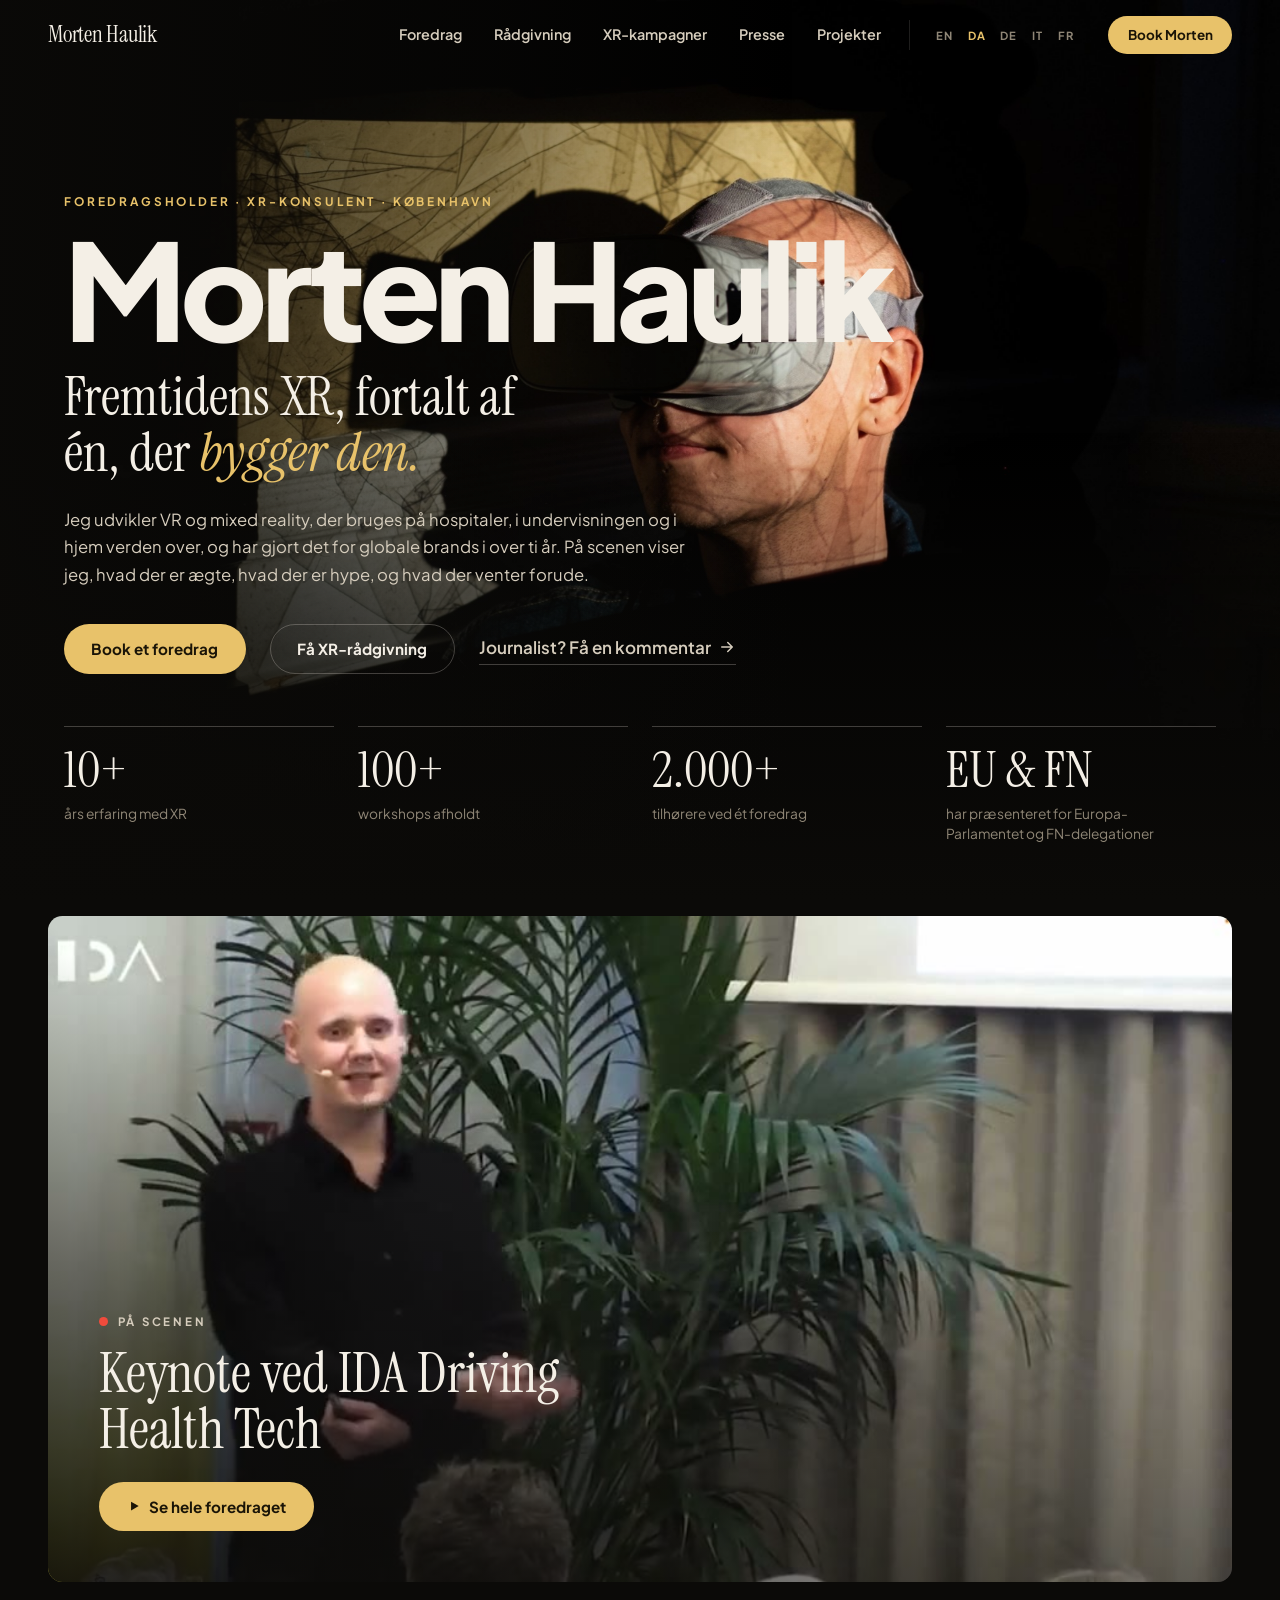
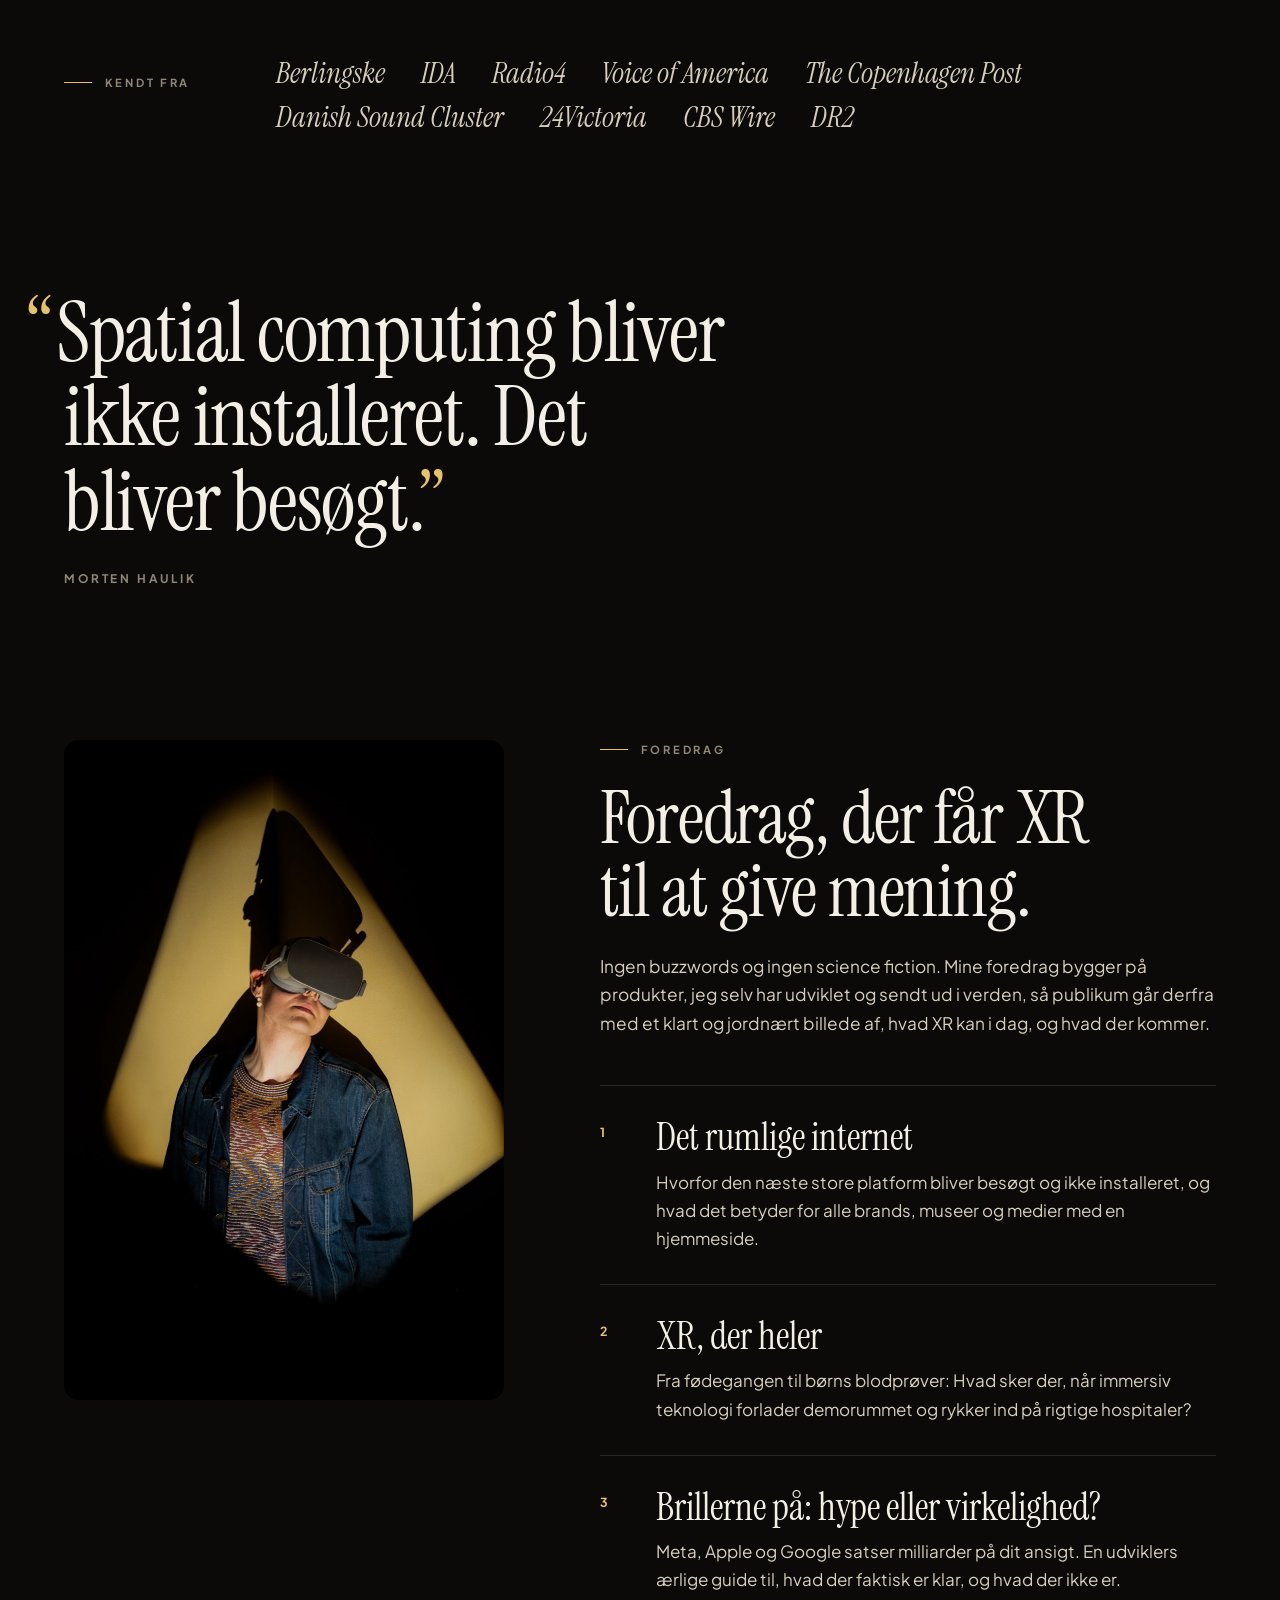
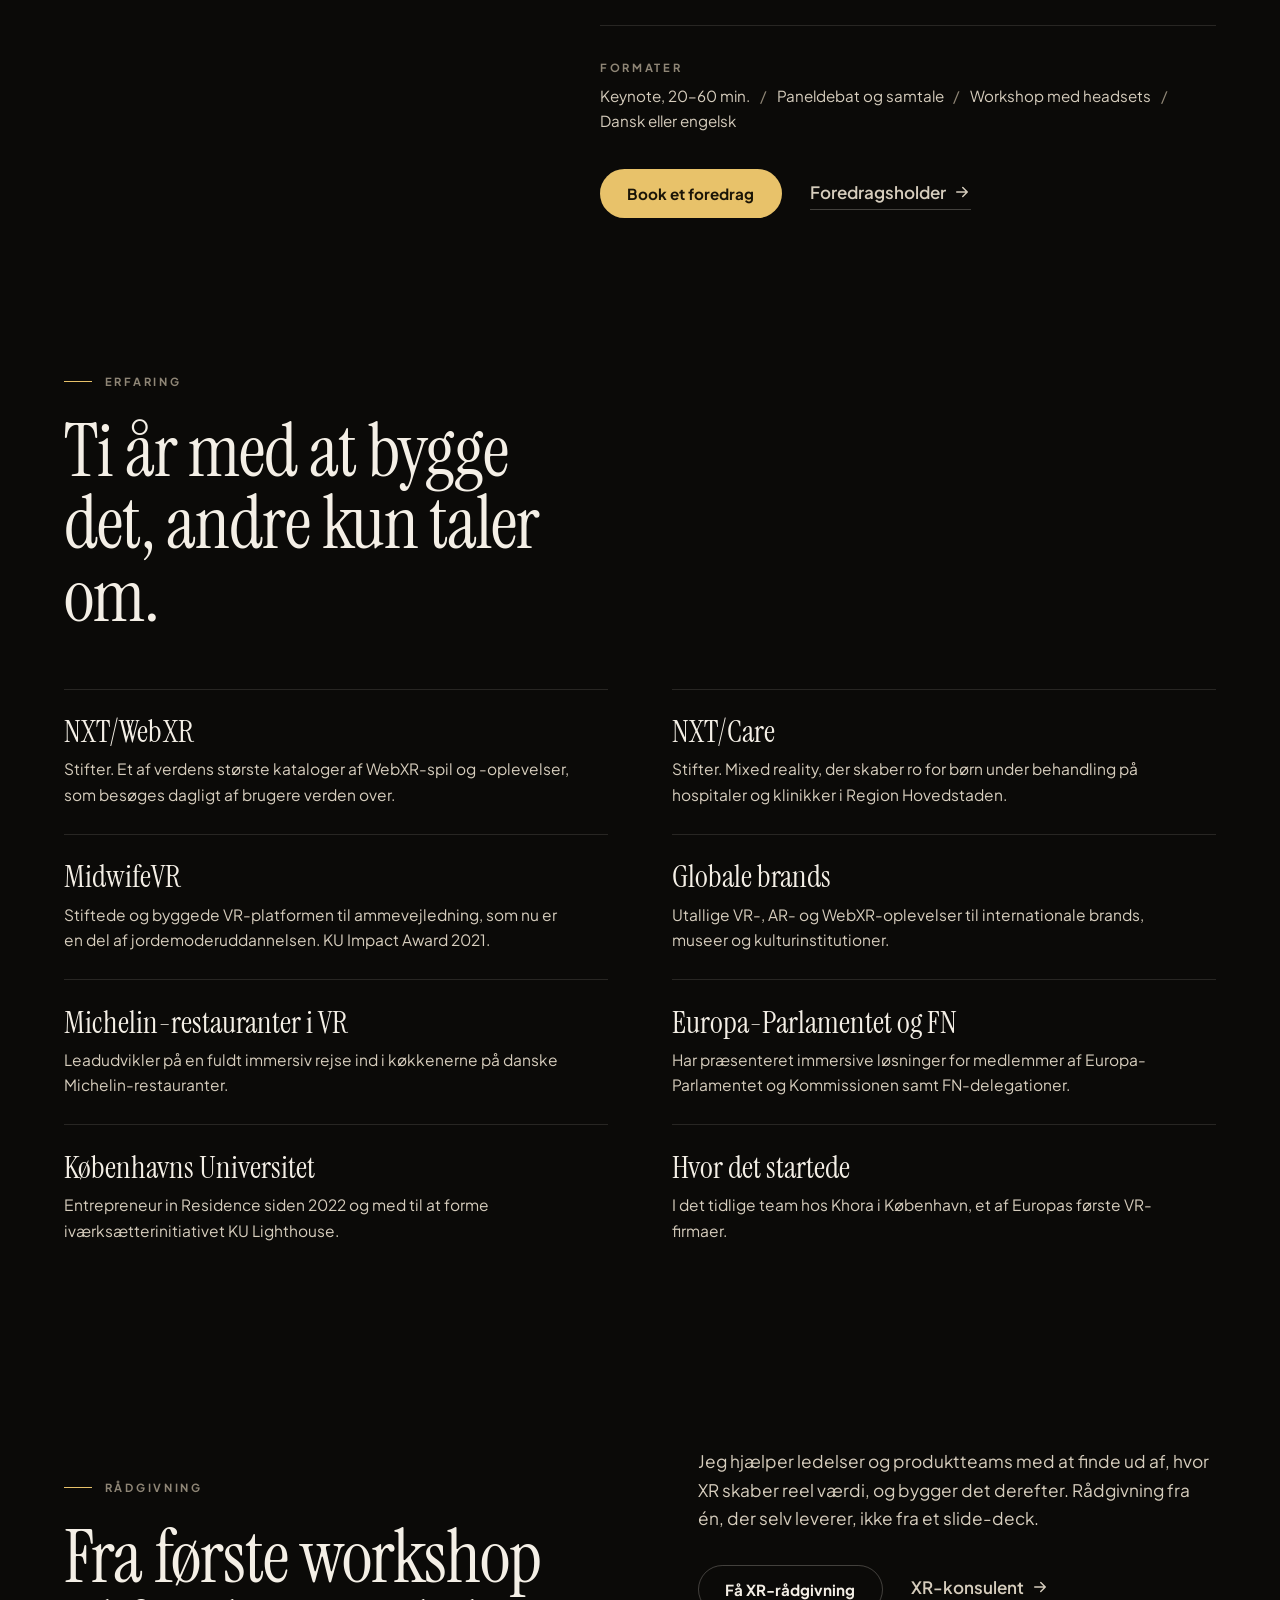
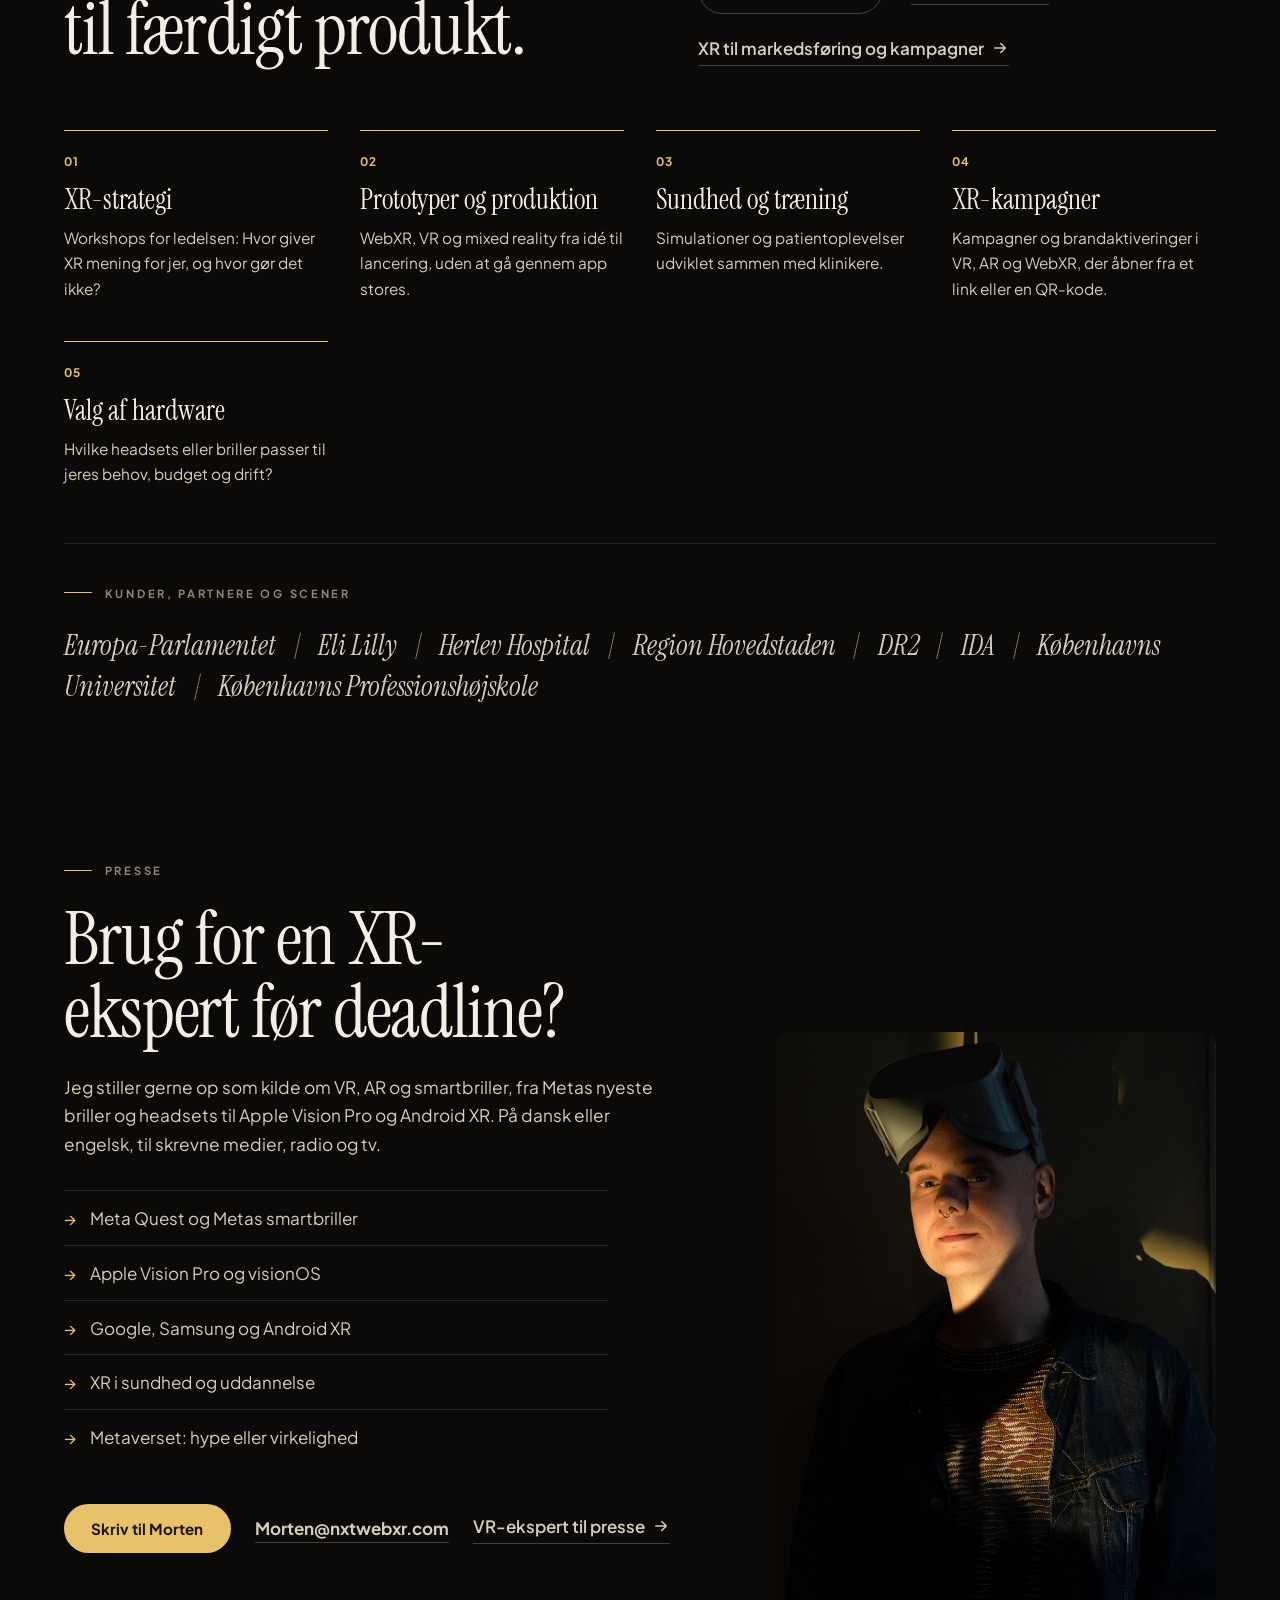
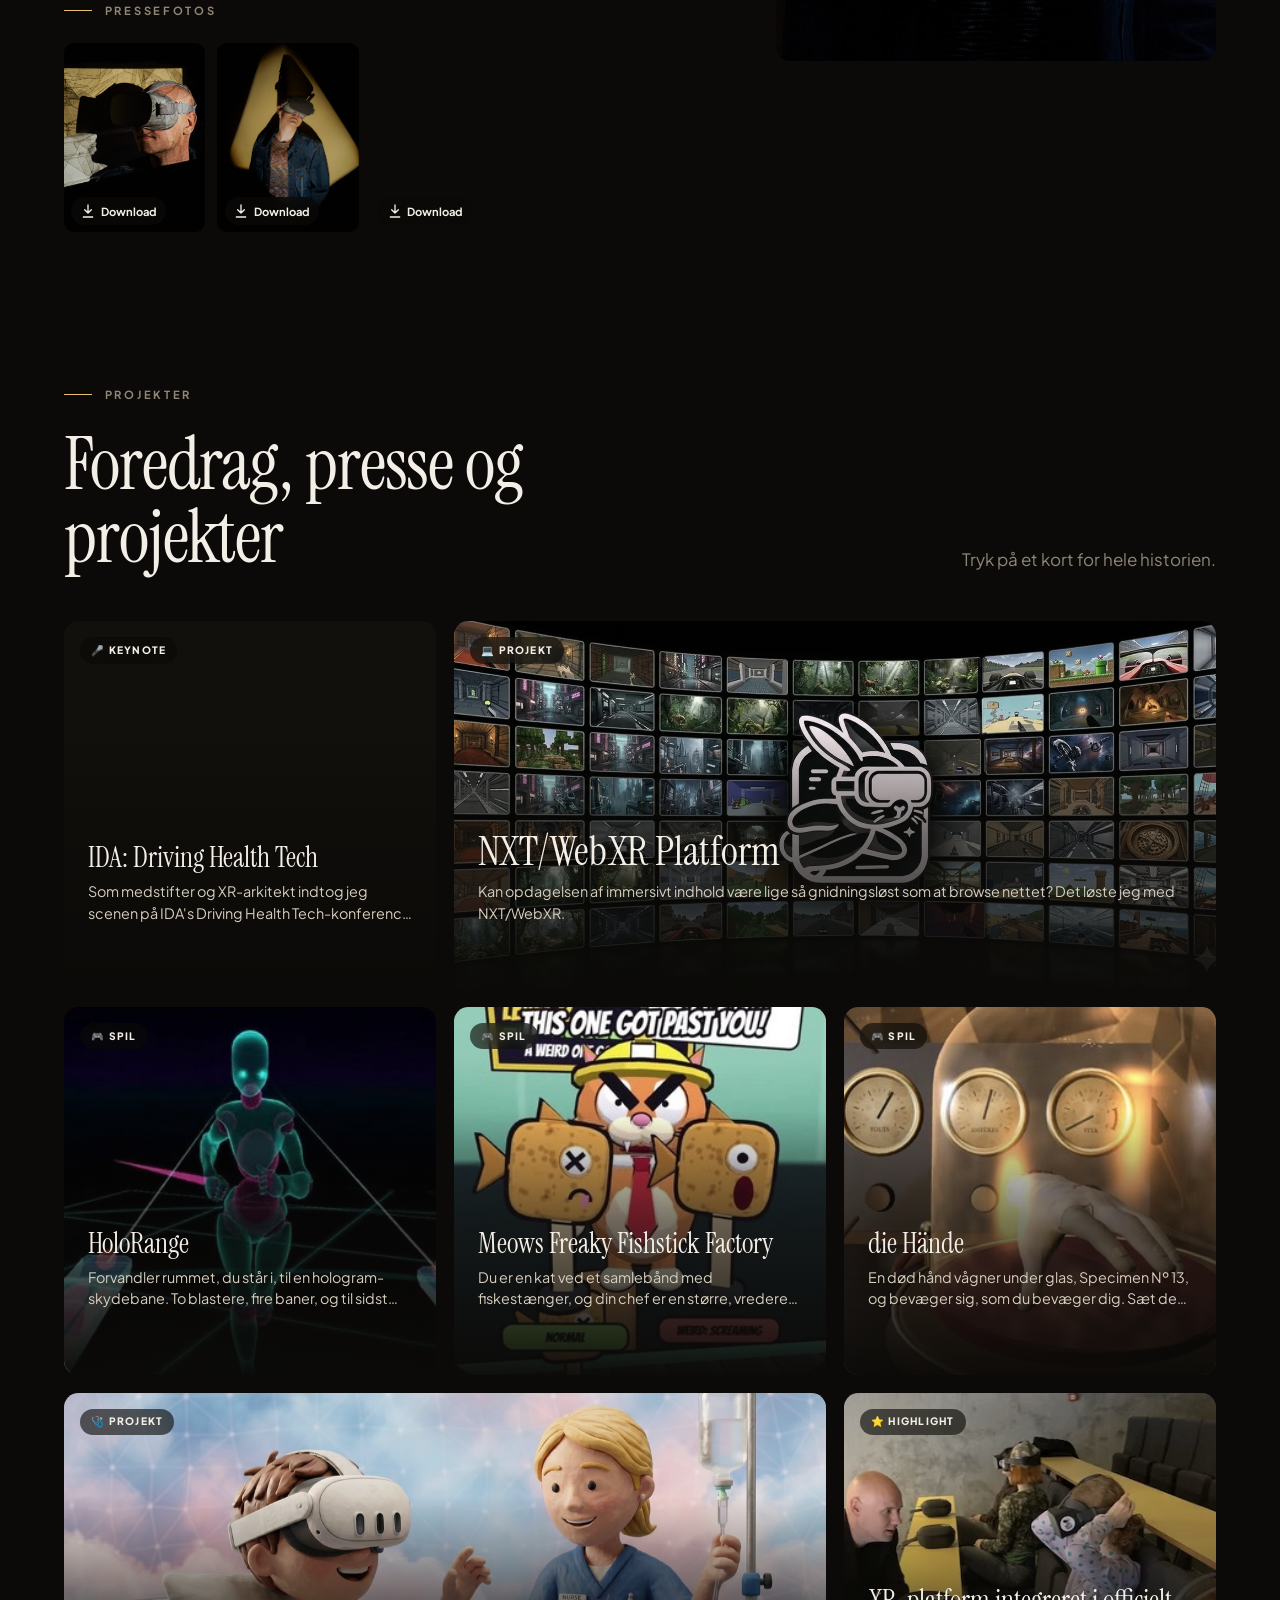
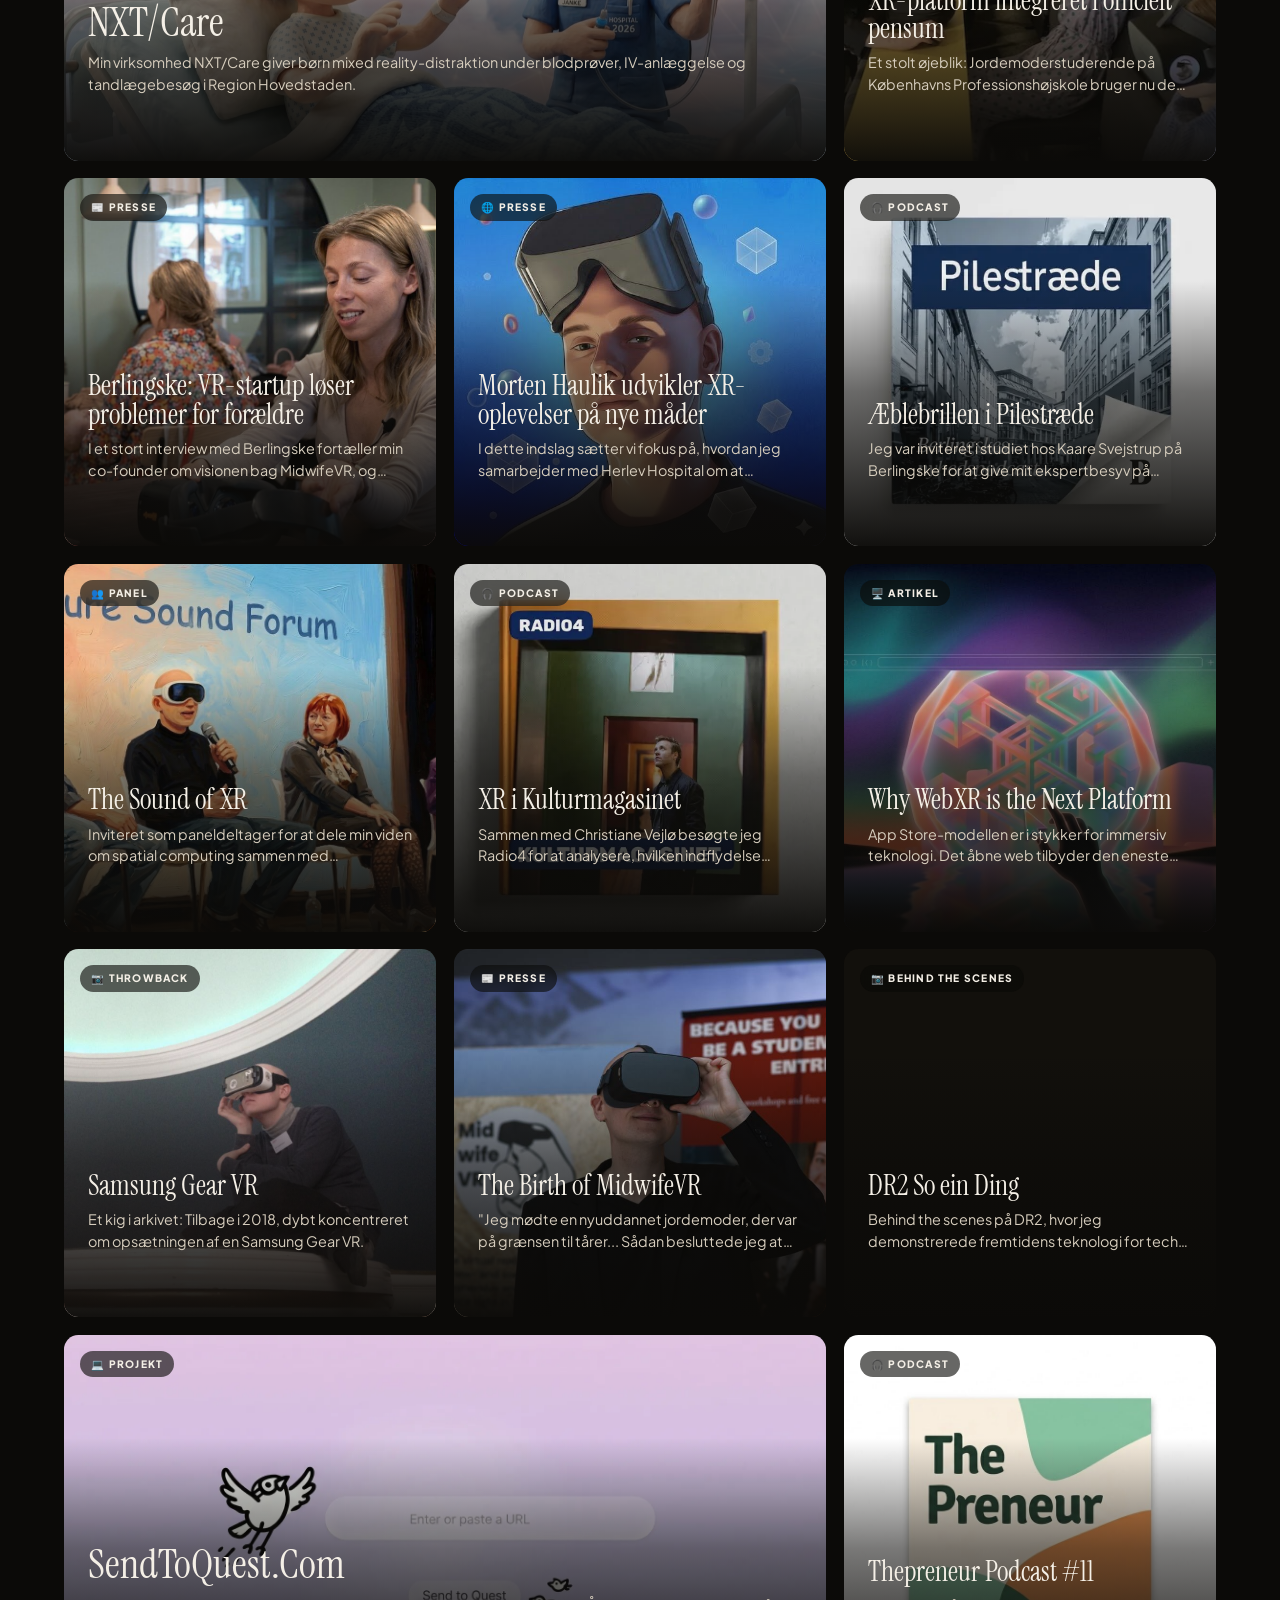
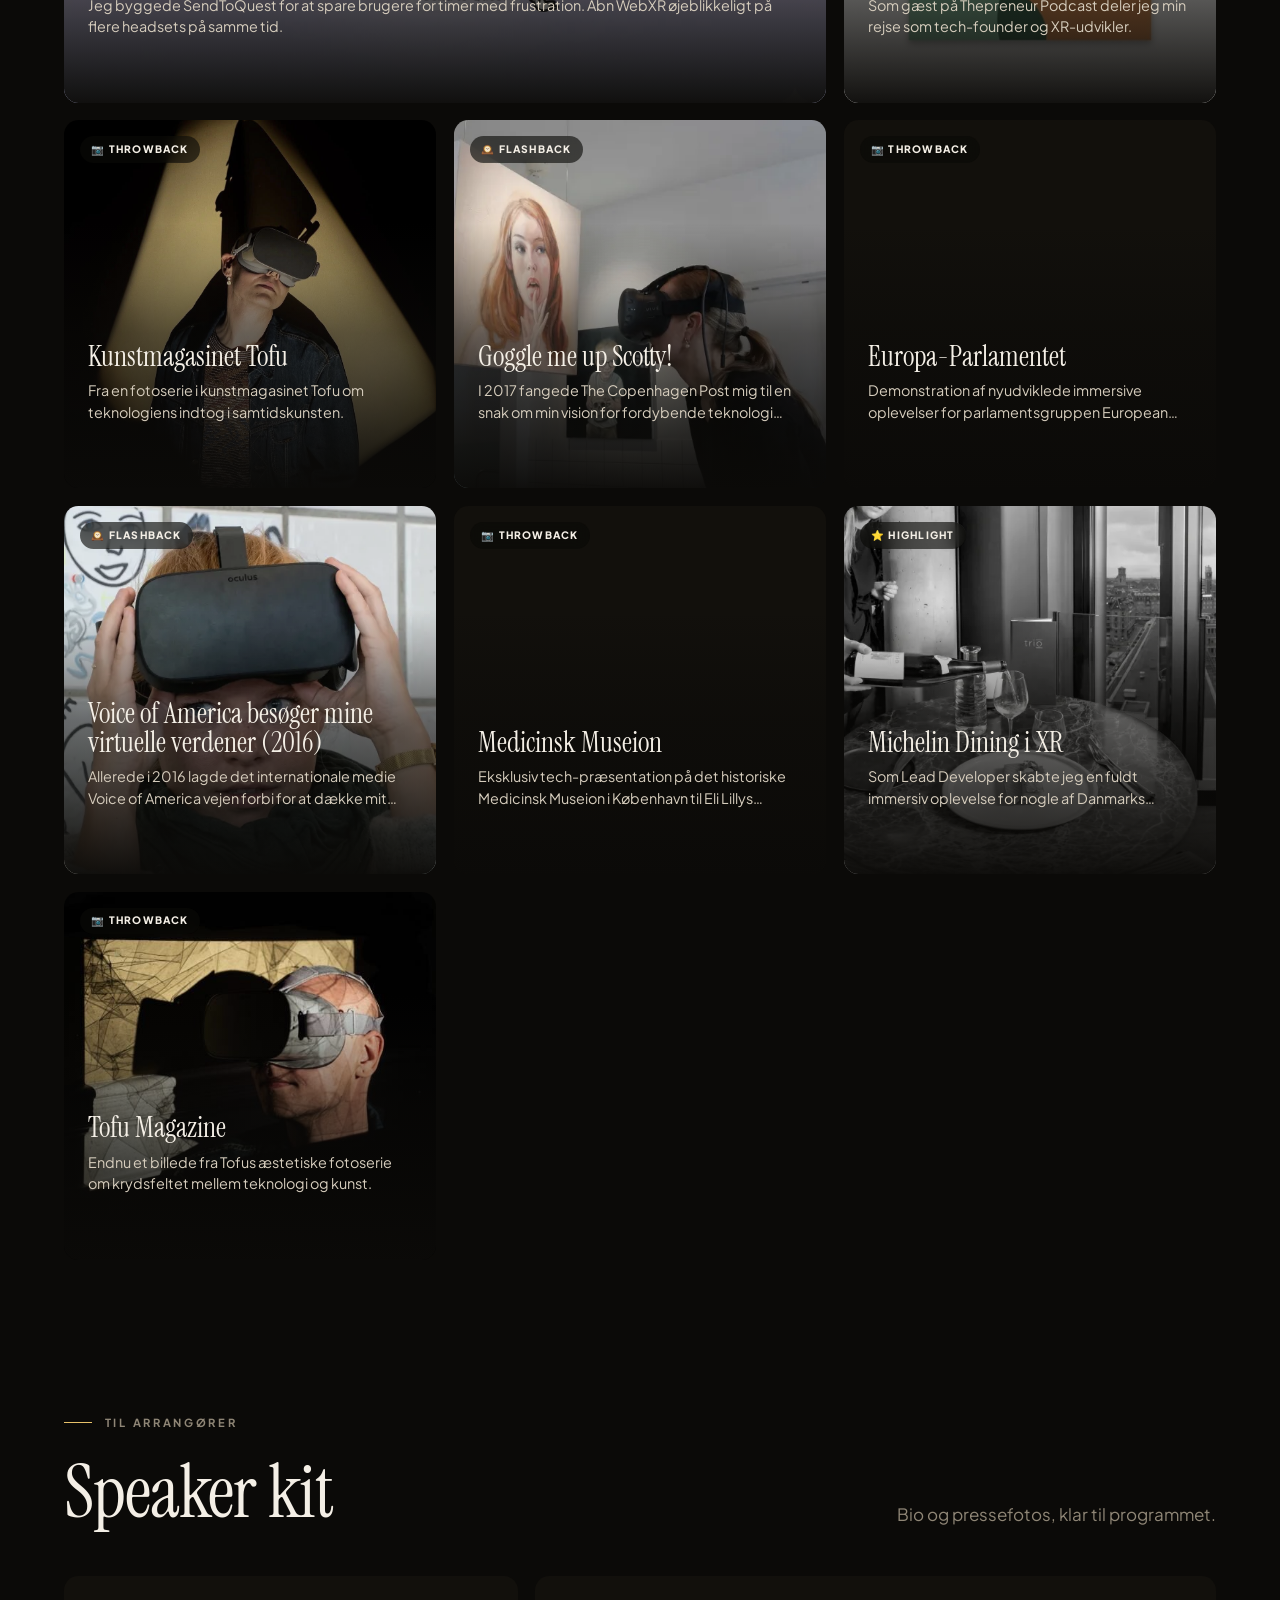
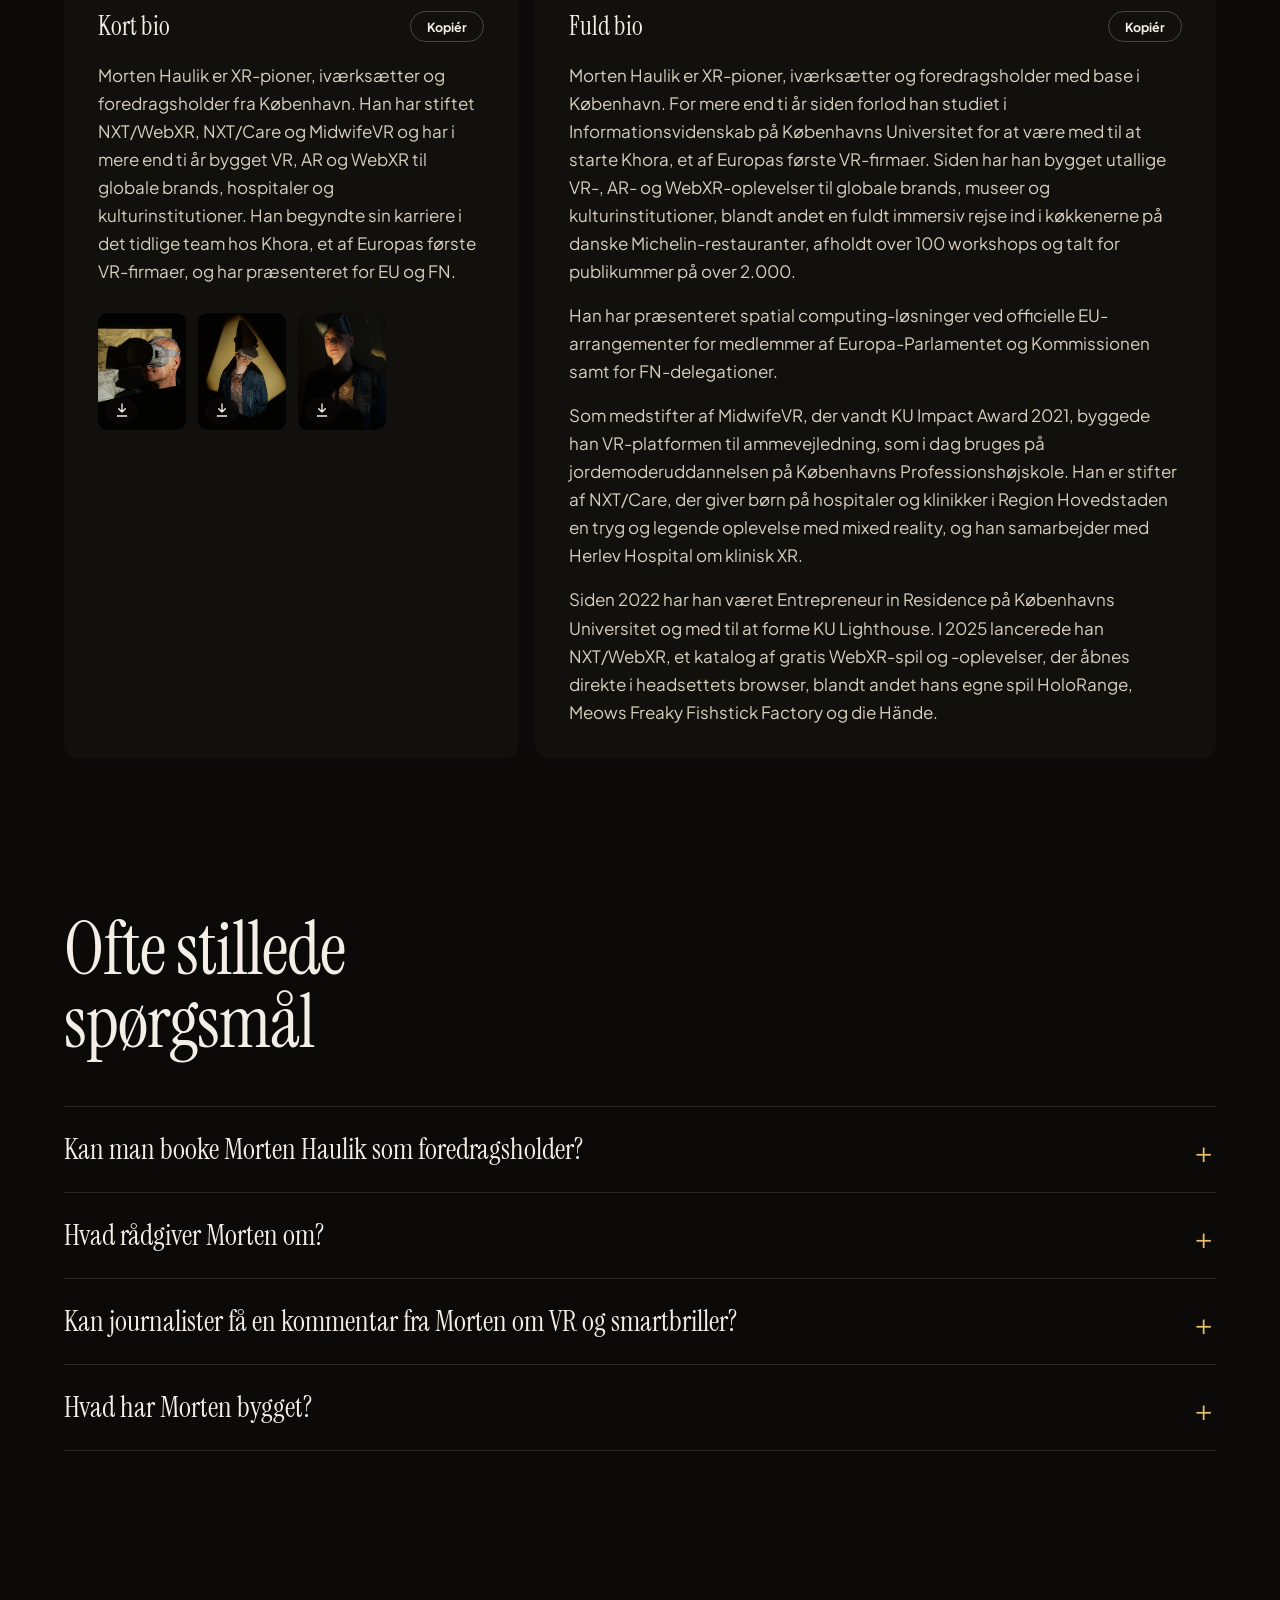
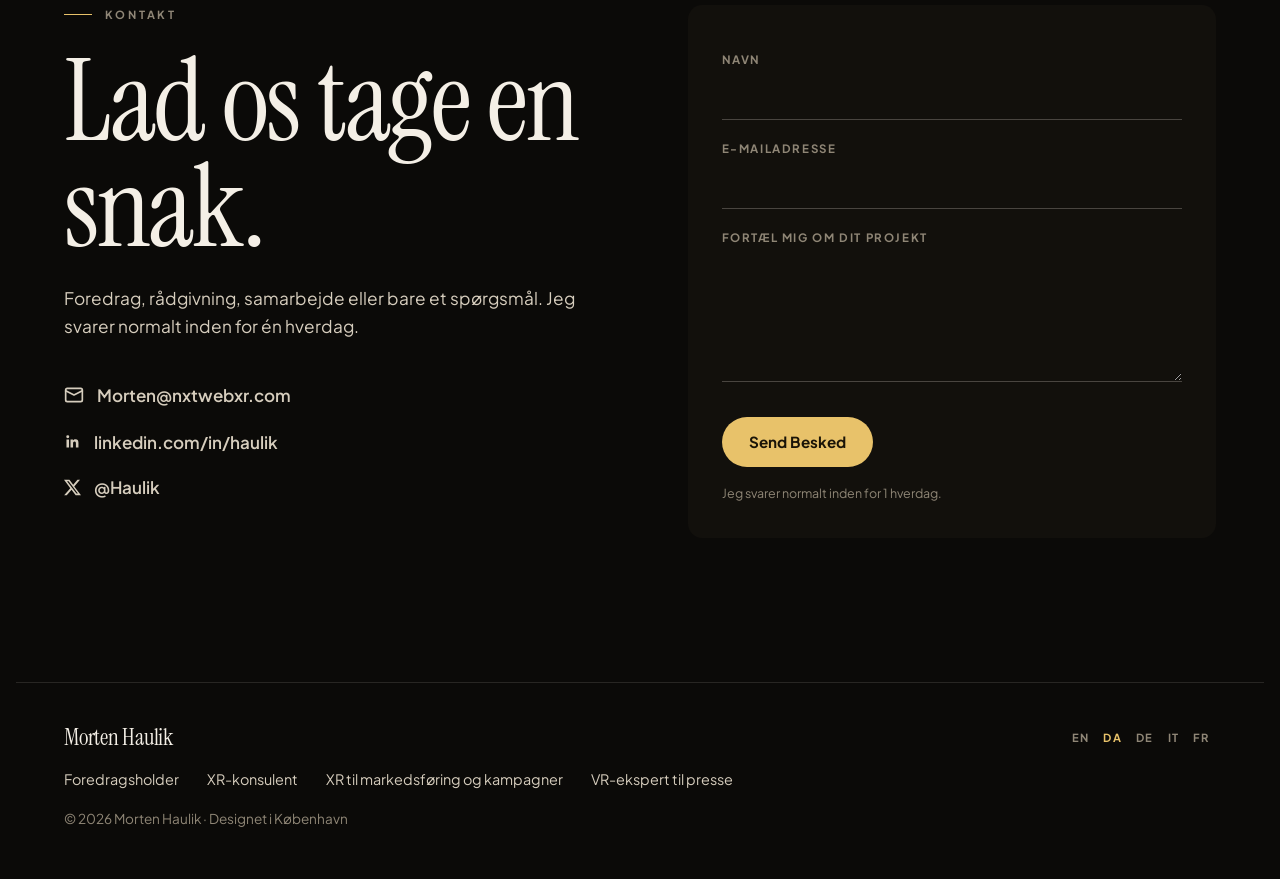
<file: da/index.html>
<!DOCTYPE html>
<html lang="da">
<head>
<meta charset="UTF-8">
<meta name="viewport" content="width=device-width, initial-scale=1.0">
<!-- Generated by build.js from data.js. Edit data.js, then run: node build.js -->
<title>Morten Haulik | VR-ekspert, foredragsholder &amp; XR-konsulent</title>
<meta name="description" content="VR-ekspert og foredragsholder fra København, stifter af NXT/WebXR og NXT/Care. Book foredrag om VR, AR og smartbriller, få XR-rådgivning eller en ekspertkommentar.">
<meta name="author" content="Morten Haulik">
<meta name="msvalidate.01" content="564019357C022278ED65C98A58C0D8C8">
<meta name="robots" content="index, follow, max-image-preview:large, max-snippet:-1">
<meta name="theme-color" content="#0b0a08">
<meta name="color-scheme" content="dark">
<link rel="canonical" href="https://www.mortenhaulik.com/da/">
<link rel="alternate" hreflang="en" href="https://www.mortenhaulik.com/">
<link rel="alternate" hreflang="da" href="https://www.mortenhaulik.com/da/">
<link rel="alternate" hreflang="de" href="https://www.mortenhaulik.com/de/">
<link rel="alternate" hreflang="it" href="https://www.mortenhaulik.com/it/">
<link rel="alternate" hreflang="fr" href="https://www.mortenhaulik.com/fr/">
<link rel="alternate" hreflang="x-default" href="https://www.mortenhaulik.com/">

<meta property="og:type" content="profile">
<meta property="og:site_name" content="Morten Haulik">
<meta property="og:title" content="Morten Haulik | VR-ekspert, foredragsholder &amp; XR-konsulent">
<meta property="og:description" content="VR-ekspert og foredragsholder fra København, stifter af NXT/WebXR og NXT/Care. Book foredrag om VR, AR og smartbriller, få XR-rådgivning eller en ekspertkommentar.">
<meta property="og:url" content="https://www.mortenhaulik.com/da/">
<meta property="og:image" content="https://www.mortenhaulik.com/og-image.jpg">
<meta property="og:image:width" content="1200">
<meta property="og:image:height" content="630">
<meta property="og:image:alt" content="Morten Haulik, keynote speaker and XR consultant">
<meta property="profile:first_name" content="Morten">
<meta property="profile:last_name" content="Haulik">
<meta property="og:locale" content="da_DK">
<meta property="og:locale:alternate" content="en_US">
<meta property="og:locale:alternate" content="de_DE">
<meta property="og:locale:alternate" content="it_IT">
<meta property="og:locale:alternate" content="fr_FR">
<meta name="twitter:card" content="summary_large_image">
<meta name="twitter:site" content="@Haulik">
<meta name="twitter:creator" content="@Haulik">
<meta name="twitter:title" content="Morten Haulik | VR-ekspert, foredragsholder &amp; XR-konsulent">
<meta name="twitter:description" content="VR-ekspert og foredragsholder fra København, stifter af NXT/WebXR og NXT/Care. Book foredrag om VR, AR og smartbriller, få XR-rådgivning eller en ekspertkommentar.">
<meta name="twitter:image" content="https://www.mortenhaulik.com/og-image.jpg">
<meta name="twitter:image:alt" content="Morten Haulik, keynote speaker and XR consultant">

<link rel="icon" href="data:image/svg+xml,<svg xmlns='http://www.w3.org/2000/svg' viewBox='0 0 100 100'><rect width='100' height='100' rx='22' fill='%230b0a08'/><text x='50' y='68' font-family='Arial' font-weight='700' font-size='52' text-anchor='middle' fill='%23e8c26a'>MH</text></svg>">
<link rel="preconnect" href="https://fonts.googleapis.com">
<link rel="preconnect" href="https://fonts.gstatic.com" crossorigin>
<link href="https://fonts.googleapis.com/css2?family=Instrument+Serif:ital@0;1&family=Permanent+Marker&family=Plus+Jakarta+Sans:wght@400;500;600;700;800&display=swap" rel="stylesheet">
<link rel="preload" as="image" href="/img/hero.jpg" imagesrcset="/img/hero-1100.jpg 1100w, /img/hero.jpg 2000w" imagesizes="100vw">
<link rel="stylesheet" href="/style.css?v=607e606b">
<script>document.documentElement.classList.add('js');setTimeout(()=>document.querySelectorAll('.reveal').forEach(e=>e.classList.add('in')),2500)</script>
<script type="application/ld+json">
{
 "@context": "https://schema.org",
 "@graph": [
  {
   "@type": "WebSite",
   "@id": "https://www.mortenhaulik.com/#website",
   "url": "https://www.mortenhaulik.com/",
   "name": "Morten Haulik",
   "publisher": {
    "@id": "https://www.mortenhaulik.com/#person"
   },
   "inLanguage": [
    "en",
    "da",
    "de",
    "it",
    "fr"
   ]
  },
  {
   "@type": "ProfilePage",
   "@id": "https://www.mortenhaulik.com/da/#profilepage",
   "url": "https://www.mortenhaulik.com/da/",
   "name": "Morten Haulik | VR-ekspert, foredragsholder & XR-konsulent",
   "description": "VR-ekspert og foredragsholder fra København, stifter af NXT/WebXR og NXT/Care. Book foredrag om VR, AR og smartbriller, få XR-rådgivning eller en ekspertkommentar.",
   "isPartOf": {
    "@id": "https://www.mortenhaulik.com/#website"
   },
   "mainEntity": {
    "@id": "https://www.mortenhaulik.com/#person"
   },
   "primaryImageOfPage": "https://www.mortenhaulik.com/og-image.jpg",
   "dateModified": "2026-11-09",
   "inLanguage": "da"
  },
  {
   "@type": "Person",
   "@id": "https://www.mortenhaulik.com/#person",
   "name": "Morten Haulik",
   "givenName": "Morten",
   "familyName": "Haulik",
   "jobTitle": [
    "Keynote Speaker",
    "XR Consultant",
    "Founder of NXT/WebXR and NXT/Care"
   ],
   "url": "https://www.mortenhaulik.com/",
   "image": [
    "https://www.mortenhaulik.com/press/morten-haulik-3.jpg",
    "https://www.mortenhaulik.com/press/morten-haulik-1.jpg",
    "https://www.mortenhaulik.com/press/morten-haulik-2.jpg"
   ],
   "email": "mailto:Morten@nxtwebxr.com",
   "sameAs": [
    "https://www.linkedin.com/in/haulik",
    "https://x.com/Haulik"
   ],
   "address": {
    "@type": "PostalAddress",
    "addressLocality": "Copenhagen",
    "addressCountry": "DK"
   },
   "knowsLanguage": [
    "da",
    "en"
   ],
   "alumniOf": {
    "@type": "CollegeOrUniversity",
    "name": "University of Copenhagen",
    "url": "https://www.ku.dk/"
   },
   "affiliation": {
    "@type": "Organization",
    "name": "KU Lighthouse, University of Copenhagen",
    "url": "https://lighthouse.ku.dk/"
   },
   "award": "KU Impact Award 2021 (MidwifeVR)",
   "founder": [
    {
     "@id": "https://www.nxtwebxr.com/#organization"
    },
    {
     "@id": "https://nxtcare.eu/#organization"
    }
   ],
   "description": "Morten Haulik is a Copenhagen-based XR pioneer, founder and keynote speaker. He is the founder of NXT/WebXR, NXT/Care and MidwifeVR, and for more than a decade he has built VR, AR and WebXR for global brands, hospitals and cultural institutions. He began his career on the early team at Khora, one of Europe's first VR companies, and has presented at EU and UN gatherings.",
   "knowsAbout": [
    "Spatial Computing",
    "Extended Reality (XR)",
    "Virtual Reality",
    "Augmented Reality",
    "Mixed Reality",
    "Smart Glasses",
    "WebXR",
    "Spatial Internet",
    "XR Strategy",
    "Healthcare XR",
    "VR Training",
    "Apple Vision Pro",
    "Meta Quest",
    "Meta smart glasses",
    "Android XR",
    "Hand tracking",
    "Game development",
    "XR Marketing",
    "VR Advertising",
    "AR Campaigns",
    "Brand Activations",
    "Immersive Experiences",
    "Experiential Marketing"
   ],
   "contactPoint": [
    {
     "@type": "ContactPoint",
     "contactType": "speaking inquiries",
     "email": "Morten@nxtwebxr.com",
     "url": "https://www.mortenhaulik.com/da/#booking",
     "availableLanguage": [
      "English",
      "Danish"
     ]
    },
    {
     "@type": "ContactPoint",
     "contactType": "consulting",
     "email": "Morten@nxtwebxr.com",
     "url": "https://www.mortenhaulik.com/da/#contact",
     "availableLanguage": [
      "English",
      "Danish"
     ]
    },
    {
     "@type": "ContactPoint",
     "contactType": "press",
     "email": "Morten@nxtwebxr.com",
     "availableLanguage": [
      "English",
      "Danish"
     ]
    }
   ],
   "subjectOf": [
    {
     "@type": "CreativeWork",
     "name": "Morten Haulik in Berlingske",
     "url": "https://www.berlingske.dk/indland/stort-problem-blandt-nybagte-foraeldre-kan-afhjaelpes-startup-kommer-med-loesning"
    },
    {
     "@type": "CreativeWork",
     "name": "Morten Haulik in IDA",
     "url": "https://videos.ida.dk/media/Virtual+Reality+og+Amning%3A+En+innovativ+tilgang+med+MidwifeVR++Morten+Haulik%2C+Co-founder+og+VR+ekspert+og+Sofie+Bonde+Alsen%2C+jordemoder+og+Digital+Designer/1_bb9dwkxp"
    },
    {
     "@type": "CreativeWork",
     "name": "Morten Haulik in Radio4",
     "url": "https://radio4.dk/podcasts/kraes/rolf-s-rensen-elsker-ny-dokumentar-om-tour-de-fran"
    },
    {
     "@type": "CreativeWork",
     "name": "Morten Haulik in Voice of America",
     "url": "https://learningenglish.voanews.com/amp/a-visit-to-the-virtual-world/3618990.html"
    },
    {
     "@type": "CreativeWork",
     "name": "Morten Haulik in The Copenhagen Post",
     "url": "https://cphpost.dk/2017-07-02/news/goggle-me-up-scotty-this-is-the-final-frontier/"
    },
    {
     "@type": "CreativeWork",
     "name": "Morten Haulik in Danish Sound Cluster",
     "url": "https://danishsoundcluster.dk/the-future-sound-forum/"
    },
    {
     "@type": "CreativeWork",
     "name": "Morten Haulik in 24Victoria",
     "url": "https://24victoria.dk/artificial-and-intelligence-deep-tech/udvikler-xr-oplevelser-morten-haulik"
    },
    {
     "@type": "CreativeWork",
     "name": "Morten Haulik in CBS Wire",
     "url": "https://cbswire.dk/healthy-glove-gaming-misoballs-and-a-virtual-midwife/"
    }
   ],
   "worksFor": [
    {
     "@id": "https://www.nxtwebxr.com/#organization"
    },
    {
     "@id": "https://nxtcare.eu/#organization"
    }
   ]
  },
  {
   "@type": "Organization",
   "@id": "https://www.nxtwebxr.com/#organization",
   "name": "NXT/WebXR",
   "url": "https://www.nxtwebxr.com/",
   "foundingDate": "2025",
   "founder": {
    "@id": "https://www.mortenhaulik.com/#person"
   },
   "description": "A catalogue of free WebXR games and experiences, opened straight from the headset browser."
  },
  {
   "@type": "Organization",
   "@id": "https://nxtcare.eu/#organization",
   "name": "NXT/Care",
   "url": "https://nxtcare.eu/",
   "founder": {
    "@id": "https://www.mortenhaulik.com/#person"
   },
   "areaServed": "DK",
   "description": "Mixed-reality distraction for children during blood tests, IV placement and dental visits in hospitals and clinics."
  },
  {
   "@type": "Service",
   "@id": "https://www.mortenhaulik.com/#keynotes",
   "name": "Keynote speaking on XR, VR, mixed reality and smart glasses",
   "serviceType": "Keynote speaker",
   "provider": {
    "@id": "https://www.mortenhaulik.com/#person"
   },
   "areaServed": "Europe",
   "audience": {
    "@type": "BusinessAudience",
    "audienceType": "Conference organisers, corporate events, universities, public sector"
   },
   "availableLanguage": [
    "English",
    "Danish"
   ],
   "description": "No buzzwords, no science fiction. Every talk is built on products I have designed and shipped myself, so audiences leave with a clear, grounded picture of what XR can do today and what is coming next.",
   "hasOfferCatalog": {
    "@type": "OfferCatalog",
    "name": "Keynote topics",
    "itemListElement": [
     {
      "@type": "Offer",
      "itemOffered": {
       "@type": "Service",
       "name": "The Spatial Internet",
       "description": "Why the next big platform will be visited, not installed, and what that means for every brand, museum and publisher with a website."
      }
     },
     {
      "@type": "Offer",
      "itemOffered": {
       "@type": "Service",
       "name": "XR That Heals",
       "description": "From maternity wards to children's blood tests: what happens when immersive tech leaves the demo room and enters real hospitals."
      }
     },
     {
      "@type": "Offer",
      "itemOffered": {
       "@type": "Service",
       "name": "Glasses On: Hype vs. Reality",
       "description": "Meta, Apple and Google are betting billions on your face. A builder's honest guide to what is actually ready, and what isn't."
      }
     }
    ]
   },
   "potentialAction": {
    "@type": "ReserveAction",
    "target": "https://www.mortenhaulik.com/#booking"
   }
  },
  {
   "@type": "Service",
   "@id": "https://www.mortenhaulik.com/#consulting",
   "name": "XR strategy and WebXR consulting",
   "serviceType": "XR consulting",
   "provider": {
    "@id": "https://www.mortenhaulik.com/#person"
   },
   "areaServed": "Europe",
   "description": "I help leadership and product teams find where XR creates real value, then build it. Advice from someone who ships, not from a slide deck.",
   "hasOfferCatalog": {
    "@type": "OfferCatalog",
    "name": "Consulting services",
    "itemListElement": [
     {
      "@type": "Offer",
      "itemOffered": {
       "@type": "Service",
       "name": "XR strategy",
       "description": "Leadership workshops: where XR makes sense for you, and where it doesn't."
      }
     },
     {
      "@type": "Offer",
      "itemOffered": {
       "@type": "Service",
       "name": "Prototypes & production",
       "description": "WebXR, VR and mixed reality from idea to launch, without app store bottlenecks."
      }
     },
     {
      "@type": "Offer",
      "itemOffered": {
       "@type": "Service",
       "name": "Healthcare & training",
       "description": "Simulations and patient experiences built together with clinicians."
      }
     },
     {
      "@type": "Offer",
      "itemOffered": {
       "@type": "Service",
       "name": "XR campaigns",
       "description": "VR, AR and WebXR campaigns and brand activations that open from a link or QR code."
      }
     },
     {
      "@type": "Offer",
      "itemOffered": {
       "@type": "Service",
       "name": "Hardware choices",
       "description": "Which headsets or glasses fit your use case, budget and operations."
      }
     }
    ]
   },
   "potentialAction": {
    "@type": "CommunicateAction",
    "target": "https://www.mortenhaulik.com/#contact"
   }
  },
  {
   "@type": "Service",
   "@id": "https://www.mortenhaulik.com/#marketing",
   "name": "XR marketing and immersive advertising campaigns",
   "serviceType": "XR marketing",
   "provider": {
    "@id": "https://www.mortenhaulik.com/#person"
   },
   "areaServed": "Europe",
   "url": "https://www.mortenhaulik.com/xr-marketing-campaigns/",
   "description": "VR, AR and WebXR campaigns and brand activations that open from a link or QR code, from concept to launch."
  },
  {
   "@type": "VideoGame",
   "name": "HoloRange",
   "url": "https://www.nxtwebxr.com/holorange/",
   "description": "Turns the room you are standing in into a hologram shooting range. Dual-wield blasters, clear four stages, then face the Colossus.",
   "image": "https://www.mortenhaulik.com/game-holorange.jpg",
   "genre": [
    "Shooter",
    "Mixed reality"
   ],
   "gamePlatform": [
    "WebXR",
    "Meta Quest Browser",
    "Pico Browser"
   ],
   "isAccessibleForFree": true,
   "author": {
    "@id": "https://www.mortenhaulik.com/#person"
   },
   "publisher": {
    "@id": "https://www.nxtwebxr.com/#organization"
   }
  },
  {
   "@type": "VideoGame",
   "name": "Meows Freaky Fishstick Factory",
   "url": "https://www.nxtwebxr.com/fishstickfactory/",
   "description": "You are a cat on a fish stick conveyor belt, and your boss is a bigger, angrier cat. Swat only the weird ones.",
   "image": "https://www.mortenhaulik.com/game-fishstick.jpg",
   "genre": [
    "Arcade",
    "Mixed reality"
   ],
   "gamePlatform": [
    "WebXR",
    "Meta Quest Browser",
    "Pico Browser"
   ],
   "isAccessibleForFree": true,
   "author": {
    "@id": "https://www.mortenhaulik.com/#person"
   },
   "publisher": {
    "@id": "https://www.nxtwebxr.com/#organization"
   }
  },
  {
   "@type": "VideoGame",
   "name": "die Hände",
   "url": "https://www.nxtwebxr.com/diehaende/",
   "description": "A dead hand wakes under glass, Specimen Nº 13, and moves as you move. Set it free, and see how long it keeps obeying.",
   "image": "https://www.mortenhaulik.com/game-diehaende.jpg",
   "genre": [
    "Horror",
    "Mixed reality"
   ],
   "gamePlatform": [
    "WebXR",
    "Meta Quest Browser",
    "Pico Browser"
   ],
   "isAccessibleForFree": true,
   "author": {
    "@id": "https://www.mortenhaulik.com/#person"
   },
   "publisher": {
    "@id": "https://www.nxtwebxr.com/#organization"
   }
  },
  {
   "@type": "FAQPage",
   "@id": "https://www.mortenhaulik.com/da/#faq",
   "inLanguage": "da",
   "mainEntity": [
    {
     "@type": "Question",
     "name": "Kan man booke Morten Haulik som foredragsholder?",
     "acceptedAnswer": {
      "@type": "Answer",
      "text": "Ja. Morten holder foredrag, keynotes, paneldebatter og workshops om XR, VR, mixed reality og smartbriller for konferencer, virksomheder og uddannelser, på dansk eller engelsk. Brug bookingformularen her på siden, eller skriv til Morten@nxtwebxr.com."
     }
    },
    {
     "@type": "Question",
     "name": "Hvad rådgiver Morten om?",
     "acceptedAnswer": {
      "@type": "Answer",
      "text": "XR-strategi, udvikling i WebXR, VR og mixed reality, simulationer til sundhed og træning samt valg af hardware. Han arbejder med virksomheder, hospitaler, museer og uddannelser, fra første workshop til færdigt produkt."
     }
    },
    {
     "@type": "Question",
     "name": "Kan journalister få en kommentar fra Morten om VR og smartbriller?",
     "acceptedAnswer": {
      "@type": "Answer",
      "text": "Ja. Morten stiller op som ekspertkilde om Meta Quest og Metas smartbriller, Apple Vision Pro, Android XR og XR-branchen generelt, på dansk eller engelsk. Skriv til Morten@nxtwebxr.com."
     }
    },
    {
     "@type": "Question",
     "name": "Hvad har Morten bygget?",
     "acceptedAnswer": {
      "@type": "Answer",
      "text": "Han har stiftet NXT/WebXR (et af verdens største kataloger af WebXR-spil, herunder hans egne HoloRange, Meows Freaky Fishstick Factory og die Hände), NXT/Care (mixed reality til børn på hospitaler) og MidwifeVR (KU Impact Award 2021, nu en del af jordemoderuddannelsen på Københavns Professionshøjskole). Gennem mere end ti år har han bygget utallige VR-, AR- og WebXR-oplevelser til globale brands, museer og kulturinstitutioner, blandt andet en VR-oplevelse med danske Michelin-restauranter, og præsenteret i Europa-Parlamentet. Karrieren begyndte i det tidlige team hos Khora, et af Europas første VR-firmaer."
     }
    }
   ]
  }
 ]
}
</script>
</head>
<body>
<a class="skip" href="#main">Spring til indhold</a>

<header class="topbar" id="top">
  <a class="wordmark" href="/da/">Morten Haulik</a>
  <nav class="topnav" aria-label="Main">
    <a href="/da/foredragsholder-vr/">Foredrag</a>
    <a href="/da/xr-konsulent/">Rådgivning</a>
    <a href="/da/xr-markedsfoering/">XR-kampagner</a>
    <a href="/da/vr-ekspert-presse/">Presse</a>
    <a href="/da/#work">Projekter</a>
  </nav>
  <nav class="langs" aria-label="Sprog"><a href="/" hreflang="en" lang="en" data-lang="en" title="English">EN</a><a href="/da/" hreflang="da" lang="da" data-lang="da" aria-current="page" title="Dansk">DA</a><a href="/de/" hreflang="de" lang="de" data-lang="de" title="Deutsch">DE</a><a href="/it/" hreflang="it" lang="it" data-lang="it" title="Italiano">IT</a><a href="/fr/" hreflang="fr" lang="fr" data-lang="fr" title="Français">FR</a></nav>
  <button class="btn btn-gold btn-sm" type="button" data-open-booking>Book Morten</button>
</header>

<main id="main">

  <section class="hero" aria-labelledby="hero-title">
    <picture class="hero-media">
      <img src="/img/hero.jpg" srcset="/img/hero-1100.jpg 1100w, /img/hero.jpg 2000w" sizes="100vw"
        alt="Morten Haulik wearing a VR headset, lit by projected light" width="2000" height="1333" fetchpriority="high">
    </picture>
    <div class="hero-inner">
      <p class="eyebrow">Foredragsholder · XR-konsulent · København</p>
      <h1 id="hero-title">Morten Haulik</h1>
      <p class="tagline">Fremtidens XR, fortalt af én, der <em>bygger den.</em></p>
      <p class="hero-sub">Jeg udvikler VR og mixed reality, der bruges på hospitaler, i undervisningen og i hjem verden over, og har gjort det for globale brands i over ti år. På scenen viser jeg, hvad der er ægte, hvad der er hype, og hvad der venter forude.</p>
      <div class="hero-ctas">
        <button class="btn btn-gold" type="button" data-open-booking>Book et foredrag</button>
        <a class="btn btn-line" href="#contact">Få XR-rådgivning</a>
        <a class="text-link" href="#press">Journalist? Få en kommentar <svg width="18" height="18" viewBox="0 0 24 24" fill="none" stroke="currentColor" stroke-width="2" stroke-linecap="round" stroke-linejoin="round" aria-hidden="true"><path d="M5 12h14M13 6l6 6-6 6"/></svg></a>
      </div>
    </div>
    <dl class="stats">
      <div><dt>10+</dt><dd>års erfaring med XR</dd></div>
      <div><dt>100+</dt><dd>workshops afholdt</dd></div>
      <div><dt>2.000+</dt><dd>tilhørere ved ét foredrag</dd></div>
      <div><dt>EU &amp; FN</dt><dd>har præsenteret for Europa-Parlamentet og FN-delegationer</dd></div>
    </dl>
  </section>

  <section class="reel" aria-labelledby="reel-title">
    <div class="reel-frame">
      <video data-src="/Mortenhjemmeside.mp4" poster="/img/ida-poster.jpg" muted loop playsinline preload="none" aria-hidden="true"></video>
      <div class="reel-cap">
        <p class="kicker"><span class="live"></span>På scenen</p>
        <h2 id="reel-title">Keynote ved IDA Driving Health Tech</h2>
        <a class="btn btn-gold" href="https://videos.ida.dk/media/Virtual+Reality+og+Amning%3A+En+innovativ+tilgang+med+MidwifeVR++Morten+Haulik%2C+Co-founder+og+VR+ekspert+og+Sofie+Bonde+Alsen%2C+jordemoder+og+Digital+Designer/1_bb9dwkxp" target="_blank" rel="noopener"><svg width="14" height="14" viewBox="0 0 24 24" fill="currentColor" aria-hidden="true"><path d="M7 4.5v15l13-7.5z"/></svg> Se hele foredraget</a>
      </div>
    </div>
  </section>

  <section class="featured" aria-label="Kendt fra">
    <p class="label">Kendt fra</p>
    <ul><li><a href="https://www.berlingske.dk/indland/stort-problem-blandt-nybagte-foraeldre-kan-afhjaelpes-startup-kommer-med-loesning" target="_blank" rel="noopener">Berlingske</a></li><li><a href="https://videos.ida.dk/media/Virtual+Reality+og+Amning%3A+En+innovativ+tilgang+med+MidwifeVR++Morten+Haulik%2C+Co-founder+og+VR+ekspert+og+Sofie+Bonde+Alsen%2C+jordemoder+og+Digital+Designer/1_bb9dwkxp" target="_blank" rel="noopener">IDA</a></li><li><a href="https://radio4.dk/podcasts/kraes/rolf-s-rensen-elsker-ny-dokumentar-om-tour-de-fran" target="_blank" rel="noopener">Radio4</a></li><li><a href="https://learningenglish.voanews.com/amp/a-visit-to-the-virtual-world/3618990.html" target="_blank" rel="noopener">Voice of America</a></li><li><a href="https://cphpost.dk/2017-07-02/news/goggle-me-up-scotty-this-is-the-final-frontier/" target="_blank" rel="noopener">The Copenhagen Post</a></li><li><a href="https://danishsoundcluster.dk/the-future-sound-forum/" target="_blank" rel="noopener">Danish Sound Cluster</a></li><li><a href="https://24victoria.dk/artificial-and-intelligence-deep-tech/udvikler-xr-oplevelser-morten-haulik" target="_blank" rel="noopener">24Victoria</a></li><li><a href="https://cbswire.dk/healthy-glove-gaming-misoballs-and-a-virtual-midwife/" target="_blank" rel="noopener">CBS Wire</a></li><li><span>DR2</span></li></ul>
  </section>

  <section class="statement" aria-label="Morten Haulik">
    <blockquote class="reveal"><p>Spatial computing bliver ikke installeret. Det bliver besøgt.</p><cite>Morten Haulik</cite></blockquote>
  </section>

  <section class="speaking block" id="speaking" aria-labelledby="speaking-title">
    <figure class="speaking-photo reveal">
      <img src="/img/speaking.jpg" alt="Morten Haulik in a VR headset under a beam of warm light" width="1300" height="1950" loading="lazy" decoding="async">
    </figure>
    <div class="speaking-body">
      <p class="label reveal">Foredrag</p>
      <h2 id="speaking-title" class="h2 reveal">Foredrag, der får XR til at give mening.</h2>
      <p class="lede reveal">Ingen buzzwords og ingen science fiction. Mine foredrag bygger på produkter, jeg selv har udviklet og sendt ud i verden, så publikum går derfra med et klart og jordnært billede af, hvad XR kan i dag, og hvad der kommer.</p>
      <ol class="talks">
        <li class="reveal"><span class="talk-no">1</span><div><h3>Det rumlige internet</h3><p>Hvorfor den næste store platform bliver besøgt og ikke installeret, og hvad det betyder for alle brands, museer og medier med en hjemmeside.</p></div></li>
        <li class="reveal"><span class="talk-no">2</span><div><h3>XR, der heler</h3><p>Fra fødegangen til børns blodprøver: Hvad sker der, når immersiv teknologi forlader demorummet og rykker ind på rigtige hospitaler?</p></div></li>
        <li class="reveal"><span class="talk-no">3</span><div><h3>Brillerne på: hype eller virkelighed?</h3><p>Meta, Apple og Google satser milliarder på dit ansigt. En udviklers ærlige guide til, hvad der faktisk er klar, og hvad der ikke er.</p></div></li>
      </ol>
      <p class="formats reveal"><span>Formater</span> Keynote, 20–60 min. <i>/</i> Paneldebat og samtale <i>/</i> Workshop med headsets <i>/</i> Dansk eller engelsk</p>
      <div class="row-ctas reveal"><button class="btn btn-gold" type="button" data-open-booking>Book et foredrag</button><a class="text-link more" href="/da/foredragsholder-vr/">Foredragsholder <svg width="18" height="18" viewBox="0 0 24 24" fill="none" stroke="currentColor" stroke-width="2" stroke-linecap="round" stroke-linejoin="round" aria-hidden="true"><path d="M5 12h14M13 6l6 6-6 6"/></svg></a></div>
    </div>
  </section>

  <section class="track block" id="track" aria-labelledby="track-title">
    <p class="label reveal">Erfaring</p>
    <h2 id="track-title" class="h2 reveal">Ti år med at bygge det, andre kun taler om.</h2>
    <ol class="track-list">
      <li class="reveal"><h3>NXT/WebXR</h3><p>Stifter. Et af verdens største kataloger af WebXR-spil og -oplevelser, som besøges dagligt af brugere verden over.</p></li>
      <li class="reveal"><h3>NXT/Care</h3><p>Stifter. Mixed reality, der skaber ro for børn under behandling på hospitaler og klinikker i Region Hovedstaden.</p></li>
      <li class="reveal"><h3>MidwifeVR</h3><p>Stiftede og byggede VR-platformen til ammevejledning, som nu er en del af jordemoderuddannelsen. KU Impact Award 2021.</p></li>
      <li class="reveal"><h3>Globale brands</h3><p>Utallige VR-, AR- og WebXR-oplevelser til internationale brands, museer og kulturinstitutioner.</p></li>
      <li class="reveal"><h3>Michelin-restauranter i VR</h3><p>Leadudvikler på en fuldt immersiv rejse ind i køkkenerne på danske Michelin-restauranter.</p></li>
      <li class="reveal"><h3>Europa-Parlamentet og FN</h3><p>Har præsenteret immersive løsninger for medlemmer af Europa-Parlamentet og Kommissionen samt FN-delegationer.</p></li>
      <li class="reveal"><h3>Københavns Universitet</h3><p>Entrepreneur in Residence siden 2022 og med til at forme iværksætterinitiativet KU Lighthouse.</p></li>
      <li class="reveal"><h3>Hvor det startede</h3><p>I det tidlige team hos Khora i København, et af Europas første VR-firmaer.</p></li>
    </ol>
  </section>

  <section class="consulting block" id="consulting" aria-labelledby="consulting-title">
    <div class="split">
      <div>
        <p class="label reveal">Rådgivning</p>
        <h2 id="consulting-title" class="h2 reveal">Fra første workshop til færdigt produkt.</h2>
      </div>
      <div>
        <p class="lede reveal">Jeg hjælper ledelser og produktteams med at finde ud af, hvor XR skaber reel værdi, og bygger det derefter. Rådgivning fra én, der selv leverer, ikke fra et slide-deck.</p>
        <div class="row-ctas reveal"><a class="btn btn-line" href="#contact">Få XR-rådgivning</a><a class="text-link more" href="/da/xr-konsulent/">XR-konsulent <svg width="18" height="18" viewBox="0 0 24 24" fill="none" stroke="currentColor" stroke-width="2" stroke-linecap="round" stroke-linejoin="round" aria-hidden="true"><path d="M5 12h14M13 6l6 6-6 6"/></svg></a></div>
        <a class="text-link more reveal" href="/da/xr-markedsfoering/">XR til markedsføring og kampagner <svg width="18" height="18" viewBox="0 0 24 24" fill="none" stroke="currentColor" stroke-width="2" stroke-linecap="round" stroke-linejoin="round" aria-hidden="true"><path d="M5 12h14M13 6l6 6-6 6"/></svg></a>
      </div>
    </div>
    <ol class="offers">
      <li class="reveal"><h3>XR-strategi</h3><p>Workshops for ledelsen: Hvor giver XR mening for jer, og hvor gør det ikke?</p></li>
      <li class="reveal"><h3>Prototyper og produktion</h3><p>WebXR, VR og mixed reality fra idé til lancering, uden at gå gennem app stores.</p></li>
      <li class="reveal"><h3>Sundhed og træning</h3><p>Simulationer og patientoplevelser udviklet sammen med klinikere.</p></li>
      <li class="reveal"><h3>XR-kampagner</h3><p>Kampagner og brandaktiveringer i VR, AR og WebXR, der åbner fra et link eller en QR-kode.</p></li>
      <li class="reveal"><h3>Valg af hardware</h3><p>Hvilke headsets eller briller passer til jeres behov, budget og drift?</p></li>
    </ol>
    <div class="partners reveal">
      <p class="label">Kunder, partnere og scener</p>
      <p class="partner-line">Europa-Parlamentet <i>/</i> Eli Lilly <i>/</i> Herlev Hospital <i>/</i> Region Hovedstaden <i>/</i> DR2 <i>/</i> IDA <i>/</i> Københavns Universitet <i>/</i> Københavns Professionshøjskole</p>
    </div>
  </section>

  <section class="press block" id="press" aria-labelledby="press-title">
    <figure class="press-photo reveal">
      <img src="/img/portrait.jpg" alt="Portrait of Morten Haulik with a VR headset pushed up on his forehead" width="854" height="1222" loading="lazy" decoding="async">
    </figure>
    <div class="press-body">
      <p class="label reveal">Presse</p>
      <h2 id="press-title" class="h2 reveal">Brug for en XR-ekspert før deadline?</h2>
      <p class="lede reveal">Jeg stiller gerne op som kilde om VR, AR og smartbriller, fra Metas nyeste briller og headsets til Apple Vision Pro og Android XR. På dansk eller engelsk, til skrevne medier, radio og tv.</p>
      <ul class="topic-list reveal"><li>Meta Quest og Metas smartbriller</li><li>Apple Vision Pro og visionOS</li><li>Google, Samsung og Android XR</li><li>XR i sundhed og uddannelse</li><li>Metaverset: hype eller virkelighed</li></ul>
      <div class="press-actions reveal">
        <a class="btn btn-gold" href="mailto:Morten@nxtwebxr.com?subject=Presseforesp%C3%B8rgsel">Skriv til Morten</a>
        <a class="mail" href="mailto:Morten@nxtwebxr.com?subject=Presseforesp%C3%B8rgsel">Morten@nxtwebxr.com</a>
        <a class="text-link more" href="/da/vr-ekspert-presse/">VR-ekspert til presse <svg width="18" height="18" viewBox="0 0 24 24" fill="none" stroke="currentColor" stroke-width="2" stroke-linecap="round" stroke-linejoin="round" aria-hidden="true"><path d="M5 12h14M13 6l6 6-6 6"/></svg></a>
      </div>
      <p class="label reveal">Pressefotos</p>
      <ul class="photo-dl reveal">
        <li><a href="/press/morten-haulik-1.jpg" download><img src="/press/morten-haulik-1.jpg" alt="Morten Haulik press photo 1" loading="lazy" decoding="async"><span><svg width="16" height="16" viewBox="0 0 24 24" fill="none" stroke="currentColor" stroke-width="2" stroke-linecap="round" stroke-linejoin="round" aria-hidden="true"><path d="M12 3v12M7 10l5 5 5-5M5 21h14"/></svg> Download</span></a></li>
        <li><a href="/press/morten-haulik-2.jpg" download><img src="/press/morten-haulik-2.jpg" alt="Morten Haulik press photo 2" loading="lazy" decoding="async"><span><svg width="16" height="16" viewBox="0 0 24 24" fill="none" stroke="currentColor" stroke-width="2" stroke-linecap="round" stroke-linejoin="round" aria-hidden="true"><path d="M12 3v12M7 10l5 5 5-5M5 21h14"/></svg> Download</span></a></li>
        <li><a href="/press/morten-haulik-3.jpg" download><img src="/press/morten-haulik-3.jpg" alt="Morten Haulik press photo 3" loading="lazy" decoding="async"><span><svg width="16" height="16" viewBox="0 0 24 24" fill="none" stroke="currentColor" stroke-width="2" stroke-linecap="round" stroke-linejoin="round" aria-hidden="true"><path d="M12 3v12M7 10l5 5 5-5M5 21h14"/></svg> Download</span></a></li>
      </ul>
    </div>
  </section>

  <section class="work block" id="work" aria-labelledby="work-title">
    <div class="section-head">
      <div>
        <p class="label reveal">Projekter</p>
        <h2 id="work-title" class="h2 reveal">Foredrag, presse og projekter</h2>
      </div>
      <p class="muted">Tryk på et kort for hele historien.</p>
    </div>
    <div class="grid" id="grid">
      <article class="card tile" data-id="keynote-ida" tabindex="0" role="button" aria-haspopup="dialog" aria-label="IDA: Driving Health Tech">
        <div class="media"><video data-src="/Mortenhjemmeside.mp4" loop muted playsinline preload="none" aria-hidden="true"></video></div>
        <span class="tag">🎤 Keynote</span>
        <div class="body">
          <h3>IDA: Driving Health Tech</h3>
          <p>Som medstifter og XR-arkitekt indtog jeg scenen på IDA's Driving Health Tech-konference for at demonstrere, hvordan MidwifeXR løser kritiske udfordringer på fødegangene.</p>
          <span class="cta">Lyt med</span>
        </div>
      </article>
      <article class="card tile span-2" data-id="project-nxt" tabindex="0" role="button" aria-haspopup="dialog" aria-label="NXT/WebXR Platform">
        <div class="media"><img src="/thumb13.webp" alt="NXT/WebXR Platform" loading="lazy" decoding="async"></div>
        <span class="tag">💻 Projekt</span>
        <div class="body">
          <h3>NXT/WebXR Platform</h3>
          <p>Kan opdagelsen af immersivt indhold være lige så gnidningsløst som at browse nettet? Det løste jeg med NXT/WebXR.</p>
          <span class="cta">Udforsk Projekt</span>
        </div>
      </article>
      <article class="card tile" data-id="game-holorange" tabindex="0" role="button" aria-haspopup="dialog" aria-label="HoloRange">
        <div class="media"><img src="/game-holorange.jpg" alt="HoloRange" loading="lazy" decoding="async"></div>
        <span class="tag">🎮 Spil</span>
        <div class="body">
          <h3>HoloRange</h3>
          <p>Forvandler rummet, du står i, til en hologram-skydebane. To blastere, fire baner, og til sidst Colossus.</p>
          <span class="cta">Spil</span>
        </div>
      </article>
      <article class="card tile" data-id="game-fishstick" tabindex="0" role="button" aria-haspopup="dialog" aria-label="Meows Freaky Fishstick Factory">
        <div class="media"><img src="/game-fishstick.jpg" alt="Meows Freaky Fishstick Factory" loading="lazy" decoding="async"></div>
        <span class="tag">🎮 Spil</span>
        <div class="body">
          <h3>Meows Freaky Fishstick Factory</h3>
          <p>Du er en kat ved et samlebånd med fiskestænger, og din chef er en større, vredere kat. Slå kun de mærkelige.</p>
          <span class="cta">Spil</span>
        </div>
      </article>
      <article class="card tile" data-id="game-diehaende" tabindex="0" role="button" aria-haspopup="dialog" aria-label="die Hände">
        <div class="media"><img src="/game-diehaende.jpg" alt="die Hände" loading="lazy" decoding="async"></div>
        <span class="tag">🎮 Spil</span>
        <div class="body">
          <h3>die Hände</h3>
          <p>En død hånd vågner under glas, Specimen Nº 13, og bevæger sig, som du bevæger dig. Sæt den fri, og se hvor længe den adlyder.</p>
          <span class="cta">Spil</span>
        </div>
      </article>
      <article class="card tile span-2" data-id="project-nxtcare" tabindex="0" role="button" aria-haspopup="dialog" aria-label="NXT/Care">
        <div class="media"><img src="/nxtcare.jpg" alt="NXT/Care" loading="lazy" decoding="async"></div>
        <span class="tag">🩺 Projekt</span>
        <div class="body">
          <h3>NXT/Care</h3>
          <p>Min virksomhed NXT/Care giver børn mixed reality-distraktion under blodprøver, IV-anlæggelse og tandlægebesøg i Region Hovedstaden.</p>
          <span class="cta">Udforsk Projekt</span>
        </div>
      </article>
      <article class="card tile" data-id="highlight-kp" tabindex="0" role="button" aria-haspopup="dialog" aria-label="XR-platform integreret i officielt pensum">
        <div class="media"><img src="/thumbnail11.webp" alt="XR-platform integreret i officielt pensum" loading="lazy" decoding="async"></div>
        <span class="tag">⭐ Highlight</span>
        <div class="body">
          <h3>XR-platform integreret i officielt pensum</h3>
          <p>Et stolt øjeblik: Jordemoderstuderende på Københavns Professionshøjskole bruger nu den platform, jeg har bygget, aktivt i deres officielle uddannelse.</p>
          <span class="cta">Læs Mere</span>
        </div>
      </article>
      <article class="card tile" data-id="press-berlingske" tabindex="0" role="button" aria-haspopup="dialog" aria-label="Berlingske: VR-startup løser problemer for forældre">
        <div class="media"><img src="/thumb14.jpg" alt="Berlingske: VR-startup løser problemer for forældre" loading="lazy" decoding="async"></div>
        <span class="tag">📰 Presse</span>
        <div class="body">
          <h3>Berlingske: VR-startup løser problemer for forældre</h3>
          <p>I et stort interview med Berlingske fortæller min co-founder om visionen bag MidwifeVR, og hvordan vi bruger teknologi til at tackle personalemanglen.</p>
          <span class="cta">Læs Mere</span>
        </div>
      </article>
      <article class="card tile" data-id="media-24victoria" tabindex="0" role="button" aria-haspopup="dialog" aria-label="Morten Haulik udvikler XR-oplevelser på nye måder">
        <div class="media"><img src="/thumbnail6.jpg" alt="Morten Haulik udvikler XR-oplevelser på nye måder" loading="lazy" decoding="async"></div>
        <span class="tag">🌐 Presse</span>
        <div class="body">
          <h3>Morten Haulik udvikler XR-oplevelser på nye måder</h3>
          <p>I dette indslag sætter vi fokus på, hvordan jeg samarbejder med Herlev Hospital om at integrere spatial computing i den kliniske dagligdag.</p>
          <span class="cta">Læs Mere</span>
        </div>
      </article>
      <article class="card tile" data-id="podcast-apple" tabindex="0" role="button" aria-haspopup="dialog" aria-label="Æblebrillen i Pilestræde">
        <div class="media"><img src="/thumb1.webp" alt="Æblebrillen i Pilestræde" loading="lazy" decoding="async"></div>
        <span class="tag">🎧 Podcast</span>
        <div class="body">
          <h3>Æblebrillen i Pilestræde</h3>
          <p>Jeg var inviteret i studiet hos Kaare Svejstrup på Berlingske for at give mit ekspertbesyv på Apples massive indtog i spatial computing.</p>
          <span class="cta">Lyt med</span>
        </div>
      </article>
      <article class="card tile" data-id="panel-sound" tabindex="0" role="button" aria-haspopup="dialog" aria-label="The Sound of XR">
        <div class="media"><img src="/thumb7.jpg" alt="The Sound of XR" loading="lazy" decoding="async"></div>
        <span class="tag">👥 Panel</span>
        <div class="body">
          <h3>The Sound of XR</h3>
          <p>Inviteret som paneldeltager for at dele min viden om spatial computing sammen med repræsentanter fra bl.a. Bang &amp; Olufsen.</p>
          <span class="cta">Læs Mere</span>
        </div>
      </article>
      <article class="card tile" data-id="press-kulturmagasinet" tabindex="0" role="button" aria-haspopup="dialog" aria-label="XR i Kulturmagasinet">
        <div class="media"><img src="/thunn.webp" alt="XR i Kulturmagasinet" loading="lazy" decoding="async"></div>
        <span class="tag">🎧 Podcast</span>
        <div class="body">
          <h3>XR i Kulturmagasinet</h3>
          <p>Sammen med Christiane Vejlø besøgte jeg Radio4 for at analysere, hvilken indflydelse spatial computing får på kulturindustrien.</p>
          <span class="cta">Lyt med</span>
        </div>
      </article>
      <article class="card tile" data-id="blog-webxr" tabindex="0" role="button" aria-haspopup="dialog" aria-label="Why WebXR is the Next Platform">
        <div class="media"><img src="/url.jpg" alt="Why WebXR is the Next Platform" loading="lazy" decoding="async"></div>
        <span class="tag">🖥️ Artikel</span>
        <div class="body">
          <h3>Why WebXR is the Next Platform</h3>
          <p>App Store-modellen er i stykker for immersiv teknologi. Det åbne web tilbyder den eneste skalerbare, tilladelsesfrie distributionskanal.</p>
          <span class="cta">Læs Mere</span>
        </div>
      </article>
      <article class="card tile" data-id="throwback-gearvr" tabindex="0" role="button" aria-haspopup="dialog" aria-label="Samsung Gear VR">
        <div class="media"><img src="/Picture2.jpg" alt="Samsung Gear VR" loading="lazy" decoding="async"></div>
        <span class="tag">📷 Throwback</span>
        <div class="body">
          <h3>Samsung Gear VR</h3>
          <p>Et kig i arkivet: Tilbage i 2018, dybt koncentreret om opsætningen af en Samsung Gear VR.</p>
          <span class="cta">Se Billede</span>
        </div>
      </article>
      <article class="card tile" data-id="press-midwife" tabindex="0" role="button" aria-haspopup="dialog" aria-label="The Birth of MidwifeVR">
        <div class="media"><img src="/thumb17.jpg" alt="The Birth of MidwifeVR" loading="lazy" decoding="async"></div>
        <span class="tag">📰 Presse</span>
        <div class="body">
          <h3>The Birth of MidwifeVR</h3>
          <p>&quot;Jeg mødte en nyuddannet jordemoder, der var på grænsen til tårer... Sådan besluttede jeg at bygge MidwifeVR.&quot; Interview med CBS Wire.</p>
          <span class="cta">Læs Mere</span>
        </div>
      </article>
      <article class="card tile" data-id="throwback-so-ein-ding" tabindex="0" role="button" aria-haspopup="dialog" aria-label="DR2 So ein Ding">
        <div class="media"><img src="/Picture1.jpeg" alt="DR2 So ein Ding" loading="lazy" decoding="async"></div>
        <span class="tag">📷 Behind the Scenes</span>
        <div class="body">
          <h3>DR2 So ein Ding</h3>
          <p>Behind the scenes på DR2, hvor jeg demonstrerede fremtidens teknologi for tech-vært Nikolaj Sonne.</p>
          <span class="cta">Se Billede</span>
        </div>
      </article>
      <article class="card tile span-2" data-id="project-sendtoquest" tabindex="0" role="button" aria-haspopup="dialog" aria-label="SendToQuest.Com">
        <div class="media"><img src="/ImageSendtoQuest.webp" alt="SendToQuest.Com" loading="lazy" decoding="async"></div>
        <span class="tag">💻 Projekt</span>
        <div class="body">
          <h3>SendToQuest.Com</h3>
          <p>Jeg byggede SendToQuest for at spare brugere for timer med frustration. Åbn WebXR øjeblikkeligt på flere headsets på samme tid.</p>
          <span class="cta">Udforsk Projekt</span>
        </div>
      </article>
      <article class="card tile" data-id="podcast-thepreneur" tabindex="0" role="button" aria-haspopup="dialog" aria-label="Thepreneur Podcast #11">
        <div class="media"><img src="/thumb15.jpg" alt="Thepreneur Podcast #11" loading="lazy" decoding="async"></div>
        <span class="tag">🎧 Podcast</span>
        <div class="body">
          <h3>Thepreneur Podcast #11</h3>
          <p>Som gæst på Thepreneur Podcast deler jeg min rejse som tech-founder og XR-udvikler.</p>
          <span class="cta">Lyt med</span>
        </div>
      </article>
      <article class="card tile" data-id="throwback-tofu-1" tabindex="0" role="button" aria-haspopup="dialog" aria-label="Kunstmagasinet Tofu">
        <div class="media"><img src="/IMG_4328.jpg" alt="Kunstmagasinet Tofu" loading="lazy" decoding="async"></div>
        <span class="tag">📷 Throwback</span>
        <div class="body">
          <h3>Kunstmagasinet Tofu</h3>
          <p>Fra en fotoserie i kunstmagasinet Tofu om teknologiens indtog i samtidskunsten.</p>
          <span class="cta">Se Billede</span>
        </div>
      </article>
      <article class="card tile" data-id="goggle-scotty" tabindex="0" role="button" aria-haspopup="dialog" aria-label="Goggle me up Scotty!">
        <div class="media"><img src="/thumblol.webp" alt="Goggle me up Scotty!" loading="lazy" decoding="async"></div>
        <span class="tag">🕰️ Flashback</span>
        <div class="body">
          <h3>Goggle me up Scotty!</h3>
          <p>I 2017 fangede The Copenhagen Post mig til en snak om min vision for fordybende teknologi som 'the final frontier'.</p>
          <span class="cta">Læs Mere</span>
        </div>
      </article>
      <article class="card tile" data-id="throwback-eu" tabindex="0" role="button" aria-haspopup="dialog" aria-label="Europa-Parlamentet">
        <div class="media"><img src="/IMG_4329.webp" alt="Europa-Parlamentet" loading="lazy" decoding="async"></div>
        <span class="tag">📷 Throwback</span>
        <div class="body">
          <h3>Europa-Parlamentet</h3>
          <p>Demonstration af nyudviklede immersive oplevelser for parlamentsgruppen European Greens direkte i Europa-Parlamentet.</p>
          <span class="cta">Se Billede</span>
        </div>
      </article>
      <article class="card tile" data-id="voa-2016" tabindex="0" role="button" aria-haspopup="dialog" aria-label="Voice of America besøger mine virtuelle verdener (2016)">
        <div class="media"><img src="/thumb5.webp" alt="Voice of America besøger mine virtuelle verdener (2016)" loading="lazy" decoding="async"></div>
        <span class="tag">🕰️ Flashback</span>
        <div class="body">
          <h3>Voice of America besøger mine virtuelle verdener (2016)</h3>
          <p>Allerede i 2016 lagde det internationale medie Voice of America vejen forbi for at dække mit arbejde med at bygge immersive rum.</p>
          <span class="cta">Læs Mere</span>
        </div>
      </article>
      <article class="card tile" data-id="throwback-museion" tabindex="0" role="button" aria-haspopup="dialog" aria-label="Medicinsk Museion">
        <div class="media"><img src="/EA74BB10-831F-47D1-B668-3F70535CB0B6.JPG" alt="Medicinsk Museion" loading="lazy" decoding="async"></div>
        <span class="tag">📷 Throwback</span>
        <div class="body">
          <h3>Medicinsk Museion</h3>
          <p>Eksklusiv tech-præsentation på det historiske Medicinsk Museion i København til Eli Lillys NewGen-event.</p>
          <span class="cta">Se Billede</span>
        </div>
      </article>
      <article class="card tile" data-id="michelin-vr" tabindex="0" role="button" aria-haspopup="dialog" aria-label="Michelin Dining i XR">
        <div class="media"><img src="/thumb6.webp" alt="Michelin Dining i XR" loading="lazy" decoding="async"></div>
        <span class="tag">⭐ Highlight</span>
        <div class="body">
          <h3>Michelin Dining i XR</h3>
          <p>Som Lead Developer skabte jeg en fuldt immersiv oplevelse for nogle af Danmarks bedste restauranter for at tage brugerne direkte ind i stjernekøkkenerne.</p>
          <span class="cta">Læs Mere</span>
        </div>
      </article>
      <article class="card tile" data-id="throwback-tofu-2" tabindex="0" role="button" aria-haspopup="dialog" aria-label="Tofu Magazine">
        <div class="media"><img src="/picture2.jpeg" alt="Tofu Magazine" loading="lazy" decoding="async"></div>
        <span class="tag">📷 Throwback</span>
        <div class="body">
          <h3>Tofu Magazine</h3>
          <p>Endnu et billede fra Tofus æstetiske fotoserie om krydsfeltet mellem teknologi og kunst.</p>
          <span class="cta">Se Billede</span>
        </div>
      </article>
    </div>
  </section>

  <section class="kit block" id="speaker-kit" aria-labelledby="kit-title">
    <div class="section-head">
      <div>
        <p class="label reveal">Til arrangører</p>
        <h2 id="kit-title" class="h2 reveal">Speaker kit</h2>
      </div>
      <p class="muted">Bio og pressefotos, klar til programmet.</p>
    </div>
    <div class="kit-grid">
      <div class="panel reveal">
        <div class="panel-head"><h3>Kort bio</h3><button class="copy" type="button" data-copy="kit-short" data-done="Kopieret ✓">Kopiér</button></div>
        <p id="kit-short">Morten Haulik er XR-pioner, iværksætter og foredragsholder fra København. Han har stiftet NXT/WebXR, NXT/Care og MidwifeVR og har i mere end ti år bygget VR, AR og WebXR til globale brands, hospitaler og kulturinstitutioner. Han begyndte sin karriere i det tidlige team hos Khora, et af Europas første VR-firmaer, og har præsenteret for EU og FN.</p>
        <ul class="photo-dl small">
          <li><a href="/press/morten-haulik-1.jpg" download><img src="/press/morten-haulik-1.jpg" alt="Morten Haulik press photo 1" loading="lazy" decoding="async"><span><svg width="16" height="16" viewBox="0 0 24 24" fill="none" stroke="currentColor" stroke-width="2" stroke-linecap="round" stroke-linejoin="round" aria-hidden="true"><path d="M12 3v12M7 10l5 5 5-5M5 21h14"/></svg></span></a></li>
          <li><a href="/press/morten-haulik-2.jpg" download><img src="/press/morten-haulik-2.jpg" alt="Morten Haulik press photo 2" loading="lazy" decoding="async"><span><svg width="16" height="16" viewBox="0 0 24 24" fill="none" stroke="currentColor" stroke-width="2" stroke-linecap="round" stroke-linejoin="round" aria-hidden="true"><path d="M12 3v12M7 10l5 5 5-5M5 21h14"/></svg></span></a></li>
          <li><a href="/press/morten-haulik-3.jpg" download><img src="/press/morten-haulik-3.jpg" alt="Morten Haulik press photo 3" loading="lazy" decoding="async"><span><svg width="16" height="16" viewBox="0 0 24 24" fill="none" stroke="currentColor" stroke-width="2" stroke-linecap="round" stroke-linejoin="round" aria-hidden="true"><path d="M12 3v12M7 10l5 5 5-5M5 21h14"/></svg></span></a></li>
        </ul>
      </div>
      <div class="panel reveal">
        <div class="panel-head"><h3>Fuld bio</h3><button class="copy" type="button" data-copy="kit-long" data-done="Kopieret ✓">Kopiér</button></div>
        <div id="kit-long"><p>Morten Haulik er XR-pioner, iværksætter og foredragsholder med base i København. For mere end ti år siden forlod han studiet i Informationsvidenskab på Københavns Universitet for at være med til at starte Khora, et af Europas første VR-firmaer. Siden har han bygget utallige VR-, AR- og WebXR-oplevelser til globale brands, museer og kulturinstitutioner, blandt andet en fuldt immersiv rejse ind i køkkenerne på danske Michelin-restauranter, afholdt over 100 workshops og talt for publikummer på over 2.000.</p><p>Han har præsenteret spatial computing-løsninger ved officielle EU-arrangementer for medlemmer af Europa-Parlamentet og Kommissionen samt for FN-delegationer.</p><p>Som medstifter af MidwifeVR, der vandt KU Impact Award 2021, byggede han VR-platformen til ammevejledning, som i dag bruges på jordemoderuddannelsen på Københavns Professionshøjskole. Han er stifter af NXT/Care, der giver børn på hospitaler og klinikker i Region Hovedstaden en tryg og legende oplevelse med mixed reality, og han samarbejder med Herlev Hospital om klinisk XR.</p><p>Siden 2022 har han været Entrepreneur in Residence på Københavns Universitet og med til at forme KU Lighthouse. I 2025 lancerede han NXT/WebXR, et katalog af gratis WebXR-spil og -oplevelser, der åbnes direkte i headsettets browser, blandt andet hans egne spil HoloRange, Meows Freaky Fishstick Factory og die Hände.</p></div>
      </div>
    </div>
  </section>

  <section class="faq block" id="faq" aria-labelledby="faq-title">
    <h2 id="faq-title" class="h2 reveal">Ofte stillede spørgsmål</h2>
    <div class="faq-list">
      <details class="reveal"><summary>Kan man booke Morten Haulik som foredragsholder?</summary><p>Ja. Morten holder foredrag, keynotes, paneldebatter og workshops om XR, VR, mixed reality og smartbriller for konferencer, virksomheder og uddannelser, på dansk eller engelsk. Brug bookingformularen her på siden, eller skriv til Morten@nxtwebxr.com.</p></details>
      <details class="reveal"><summary>Hvad rådgiver Morten om?</summary><p>XR-strategi, udvikling i WebXR, VR og mixed reality, simulationer til sundhed og træning samt valg af hardware. Han arbejder med virksomheder, hospitaler, museer og uddannelser, fra første workshop til færdigt produkt.</p></details>
      <details class="reveal"><summary>Kan journalister få en kommentar fra Morten om VR og smartbriller?</summary><p>Ja. Morten stiller op som ekspertkilde om Meta Quest og Metas smartbriller, Apple Vision Pro, Android XR og XR-branchen generelt, på dansk eller engelsk. Skriv til Morten@nxtwebxr.com.</p></details>
      <details class="reveal"><summary>Hvad har Morten bygget?</summary><p>Han har stiftet NXT/WebXR (et af verdens største kataloger af WebXR-spil, herunder hans egne HoloRange, Meows Freaky Fishstick Factory og die Hände), NXT/Care (mixed reality til børn på hospitaler) og MidwifeVR (KU Impact Award 2021, nu en del af jordemoderuddannelsen på Københavns Professionshøjskole). Gennem mere end ti år har han bygget utallige VR-, AR- og WebXR-oplevelser til globale brands, museer og kulturinstitutioner, blandt andet en VR-oplevelse med danske Michelin-restauranter, og præsenteret i Europa-Parlamentet. Karrieren begyndte i det tidlige team hos Khora, et af Europas første VR-firmaer.</p></details>
    </div>
  </section>



  <section class="contact block" id="contact" aria-labelledby="contact-title">
    <div class="contact-intro">
      <p class="label reveal">Kontakt</p>
      <h2 id="contact-title" class="display reveal">Lad os tage en snak.</h2>
      <p class="lede reveal">Foredrag, rådgivning, samarbejde eller bare et spørgsmål. Jeg svarer normalt inden for én hverdag.</p>
      <ul class="direct reveal">
        <li><a href="mailto:Morten@nxtwebxr.com"><svg width="20" height="20" viewBox="0 0 24 24" fill="none" stroke="currentColor" stroke-width="2" stroke-linecap="round" stroke-linejoin="round" aria-hidden="true"><rect x="2" y="4" width="20" height="16" rx="2"/><path d="m22 7-10 5L2 7"/></svg> Morten@nxtwebxr.com</a></li>
        <li><a href="https://www.linkedin.com/in/haulik" target="_blank" rel="noopener"><svg width="17" height="17" viewBox="0 0 24 24" fill="currentColor" aria-hidden="true"><path d="M20.4 20.5h-3.6v-5.6c0-1.3 0-3-1.9-3s-2.1 1.4-2.1 2.9v5.7H9.2V9h3.4v1.6h.1c.5-.9 1.7-1.9 3.4-1.9 3.6 0 4.3 2.4 4.3 5.5v6.3ZM5.3 7.4a2.1 2.1 0 1 1 0-4.2 2.1 2.1 0 0 1 0 4.2ZM7.1 20.5H3.5V9h3.6v11.5Z"/></svg> linkedin.com/in/haulik</a></li>
        <li><a href="https://x.com/Haulik" target="_blank" rel="noopener"><svg width="17" height="17" viewBox="0 0 24 24" fill="currentColor" aria-hidden="true"><path d="M18.9 1.2h3.7l-8.1 9.3L24 22.8h-7.5l-5.9-7.7-6.7 7.7H.2l8.7-9.9L0 1.2h7.7l5.3 7 6-7Zm-1.3 19.4h2L6.5 3.3h-2.2l13.3 17.3Z"/></svg> @Haulik</a></li>
      </ul>
    </div>
    <form id="contact-form" class="contact-form reveal">
      <label for="c-name">Navn</label>
      <input required type="text" id="c-name" name="name" autocomplete="name">
      <label for="c-email">E-mailadresse</label>
      <input required type="email" id="c-email" name="email" autocomplete="email">
      <label for="c-msg">Fortæl mig om dit projekt</label>
      <textarea required rows="5" id="c-msg" name="message"></textarea>
      <button type="submit" class="btn btn-gold"><span data-t="openEmail">Send Besked</span></button>
      <p class="hint" id="contact-status" role="status">Jeg svarer normalt inden for 1 hverdag.</p>
    </form>
  </section>

</main>

<footer class="site-footer">
  <div class="footer-row">
    <a class="wordmark" href="#top">Morten Haulik</a>
    <nav class="langs" aria-label="Sprog"><a href="/" hreflang="en" lang="en" data-lang="en" title="English">EN</a><a href="/da/" hreflang="da" lang="da" data-lang="da" aria-current="page" title="Dansk">DA</a><a href="/de/" hreflang="de" lang="de" data-lang="de" title="Deutsch">DE</a><a href="/it/" hreflang="it" lang="it" data-lang="it" title="Italiano">IT</a><a href="/fr/" hreflang="fr" lang="fr" data-lang="fr" title="Français">FR</a></nav>
  </div>
  <nav class="footer-links" aria-label="Services"><a href="/da/foredragsholder-vr/">Foredragsholder</a><a href="/da/xr-konsulent/">XR-konsulent</a><a href="/da/xr-markedsfoering/">XR til markedsføring og kampagner</a><a href="/da/vr-ekspert-presse/">VR-ekspert til presse</a></nav>
  <p class="muted">© 2026 Morten Haulik · Designet i København</p>
</footer>

<dialog id="card-modal" class="modal">
  <button class="modal-close" type="button" data-close aria-label="Close">✕</button>
  <div id="modal-content"></div>
</dialog>

<dialog id="booking-modal" class="modal booking" aria-labelledby="booking-title">
  <button class="modal-close" type="button" data-close aria-label="Close">✕</button>
  <div class="booking-inner">
    <p class="eyebrow">Officiel Booking</p>
    <h2 id="booking-title">Forespørgsel på Keynote</h2>
    <p class="sub">Tilgængelig til konferencer, virksomhedsevents og private workshops.</p>
    <form id="booking-form">
      <div class="field-group">
        <div class="range-head">
          <label for="audience">Publikumsstørrelse</label>
          <output id="audience-out">500 <small>personer</small></output>
        </div>
        <input type="range" id="audience" min="5" max="5000" step="5" value="500">
        <label class="dates-label" for="d1">Vælg Datoer</label>
        <p class="hint">(Du kan vælge op til tre datoer)</p>
        <div class="dates"><input type="date" id="d1"><input type="date" id="d2" aria-label="Vælg Datoer 2"><input type="date" id="d3" aria-label="Vælg Datoer 3"></div>
      </div>
      <label for="b-name">Navn</label>
      <input required type="text" id="b-name" autocomplete="name">
      <label for="b-email">E-mailadresse</label>
      <input required type="email" id="b-email" autocomplete="email">
      <label for="b-org">Organisation / Event</label>
      <input type="text" id="b-org" autocomplete="organization">
      <label for="phone">Telefonnummer</label>
      <input type="tel" id="phone" placeholder="+45 12 34 56 78" autocomplete="tel">
      <button type="submit" class="btn btn-gold"><span data-t="reqEmail">Send Anmodning</span></button>
      <p class="hint" id="booking-status" role="status">Jeg vender tilbage inden for 1 hverdag for at bekræfte.</p>
    </form>
  </div>
</dialog>

<script src="/data.js?v=6eca59f2" defer></script>
<script src="/main.js?v=3a068b97" defer></script>
</body>
</html>
</file>
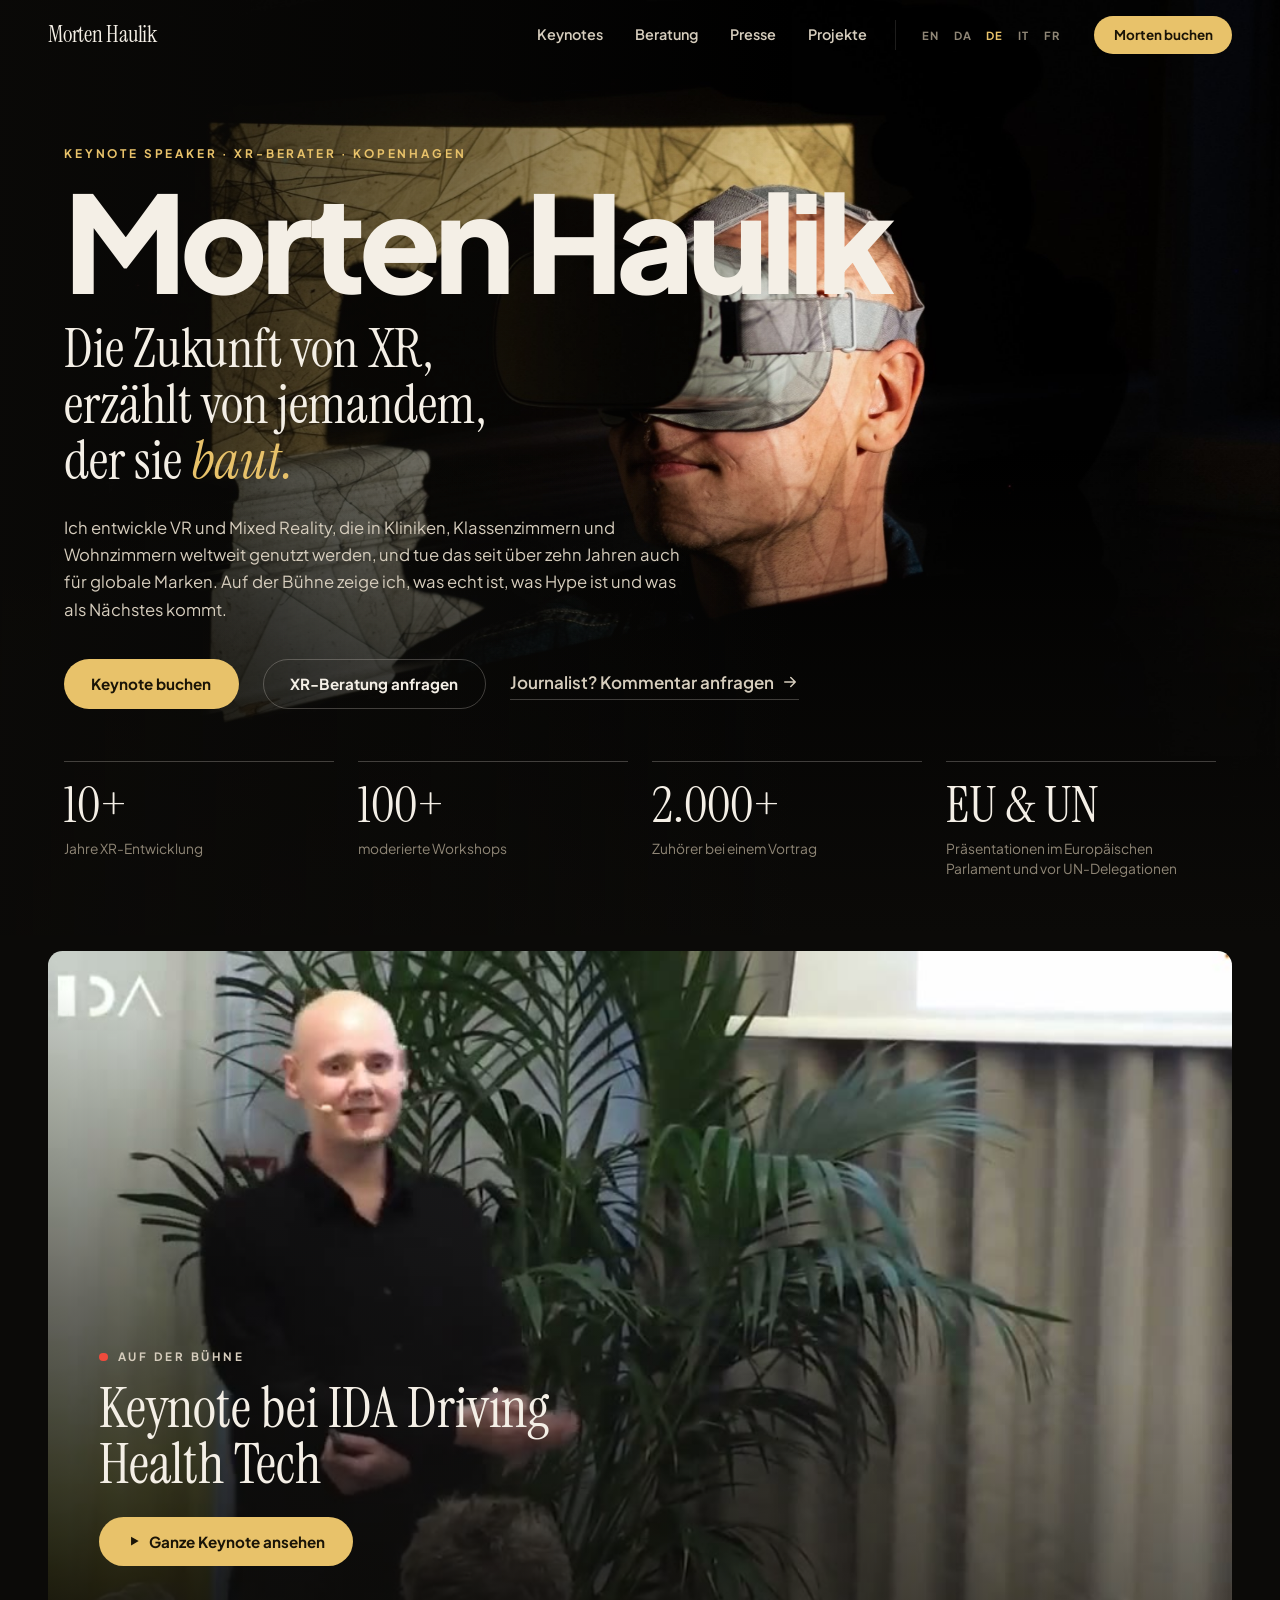
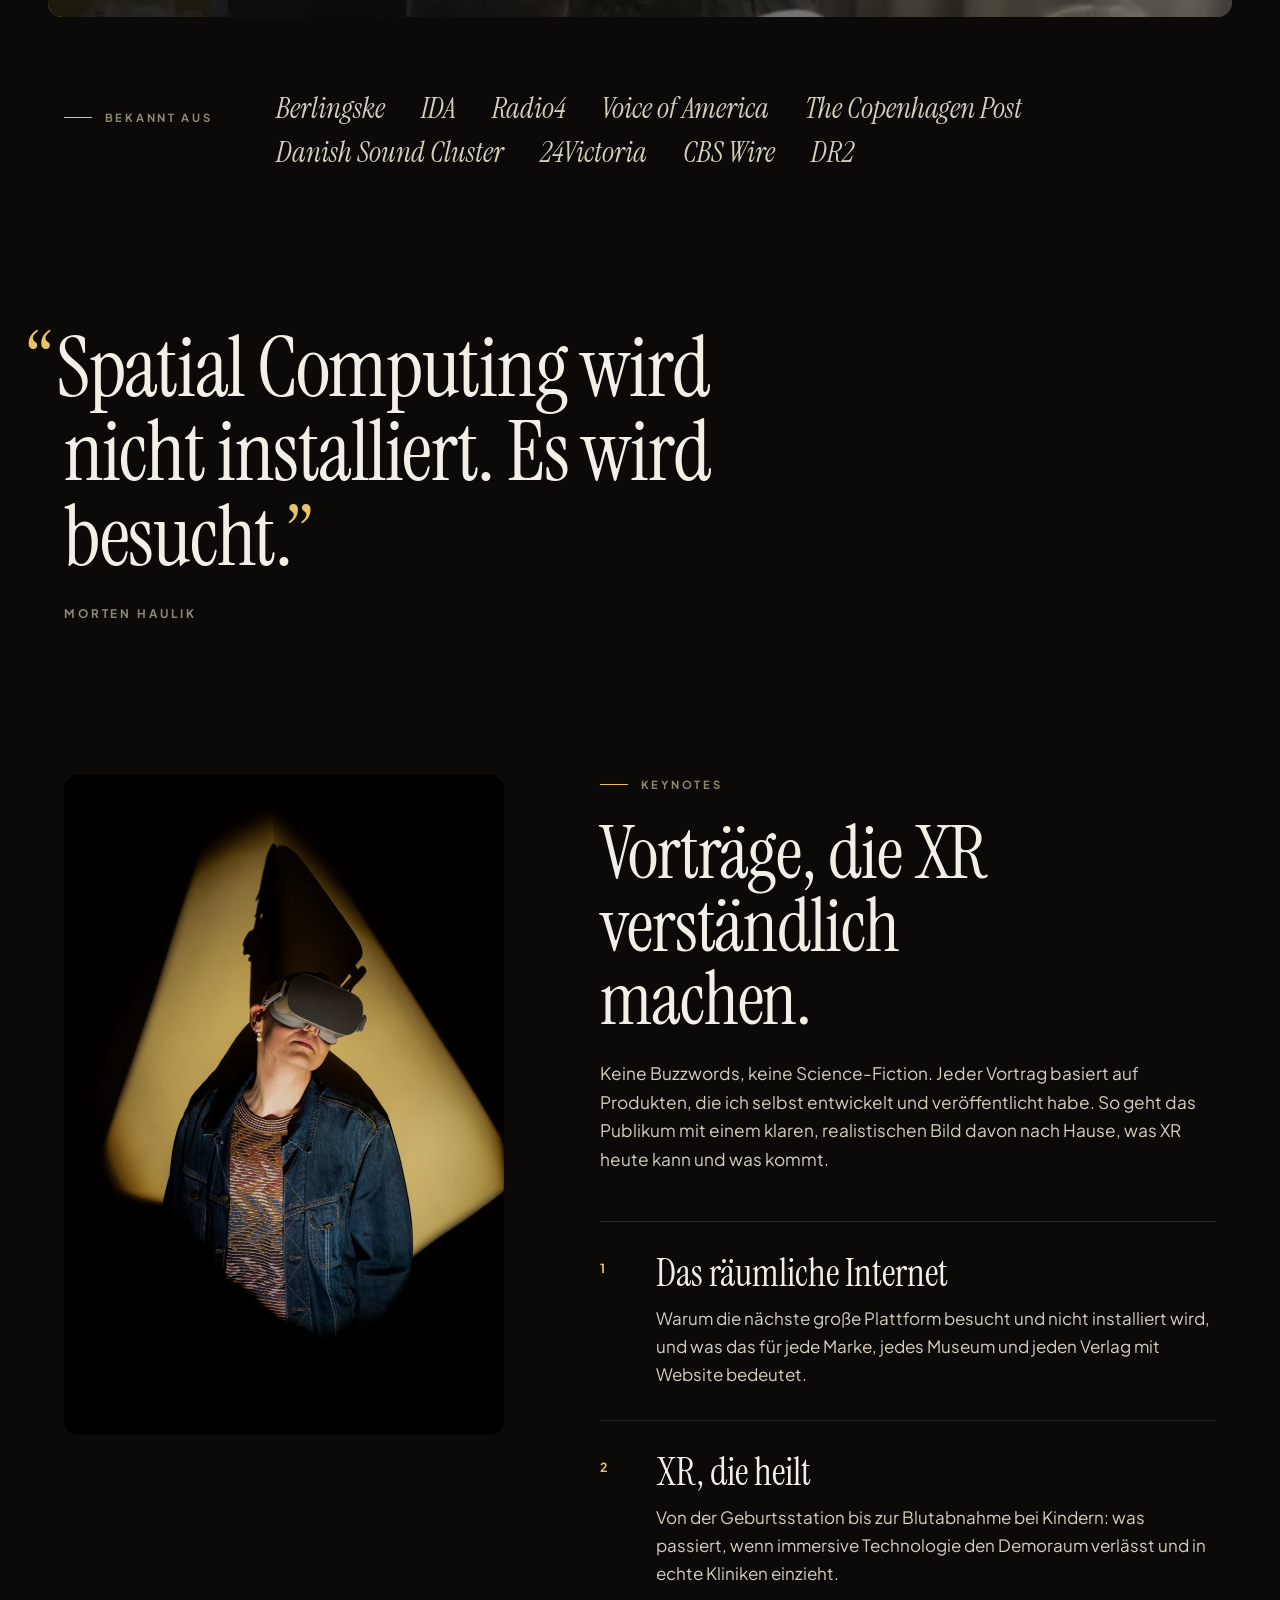
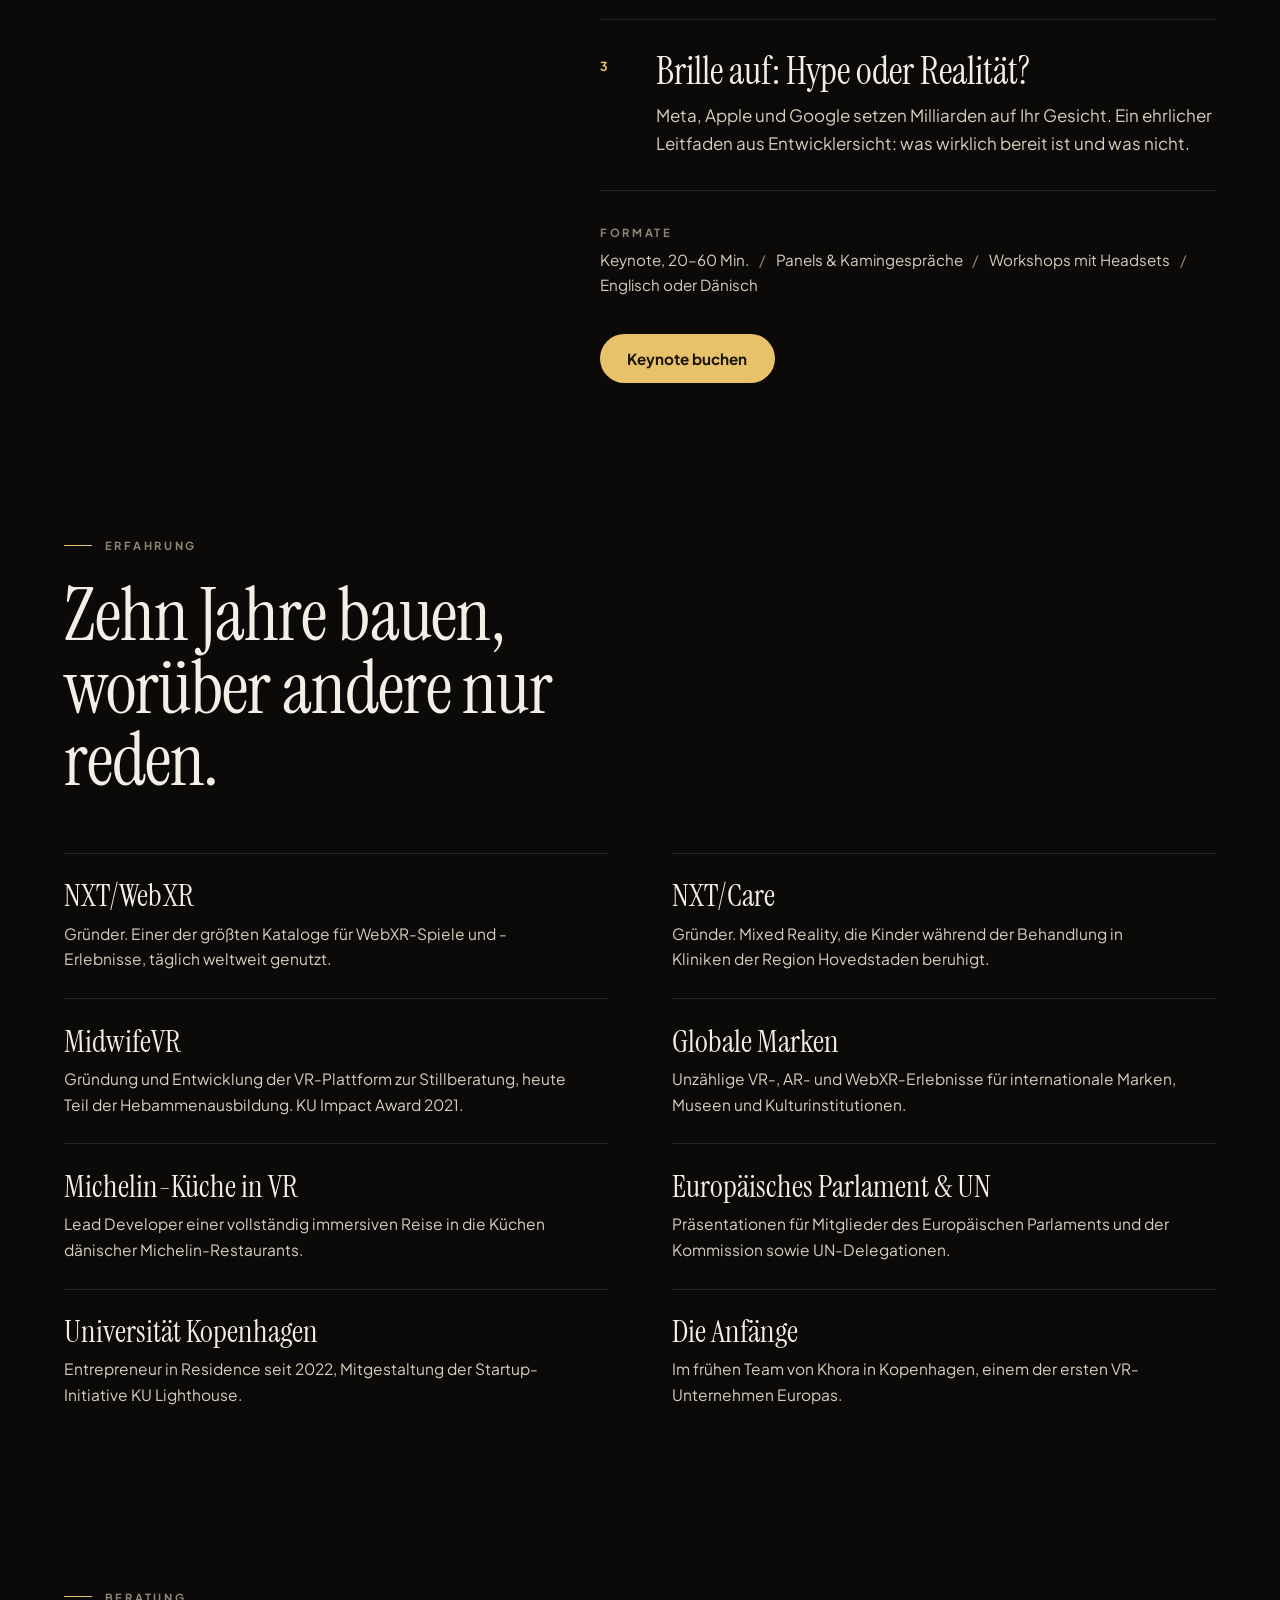
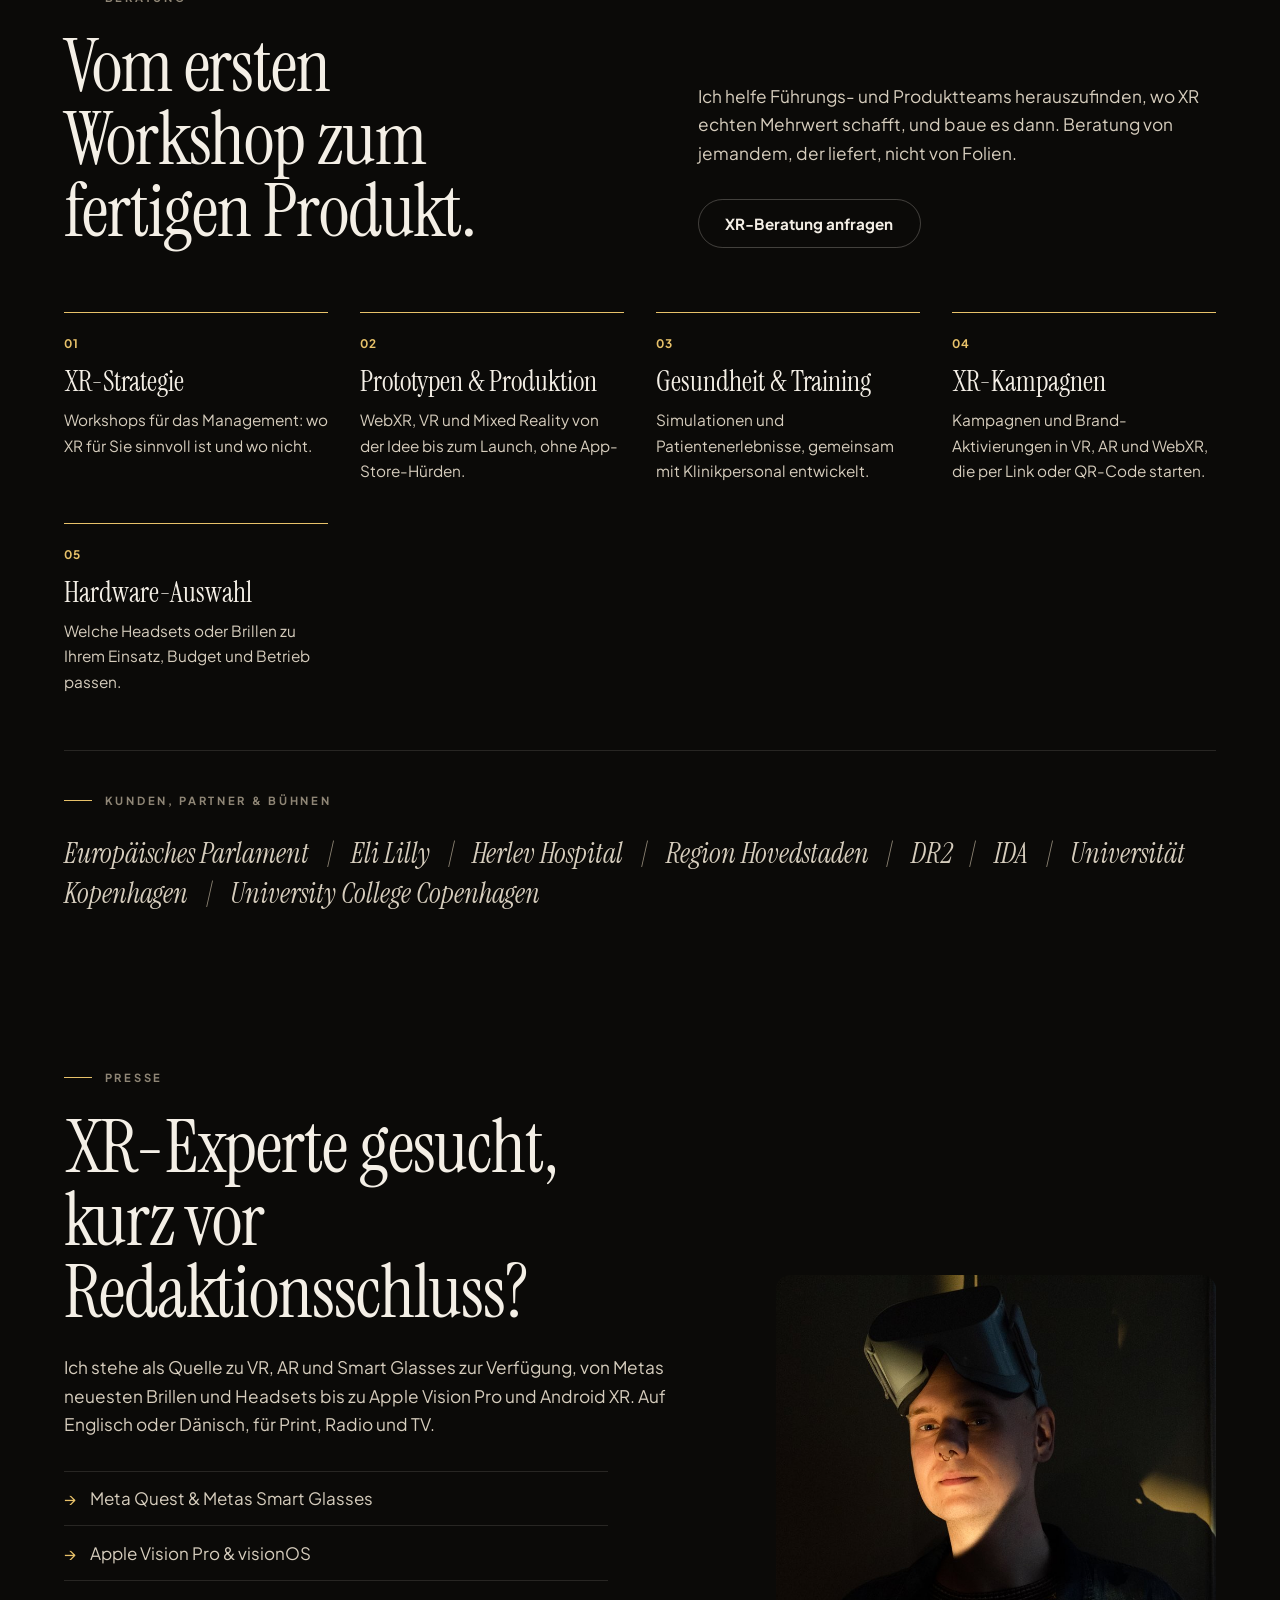
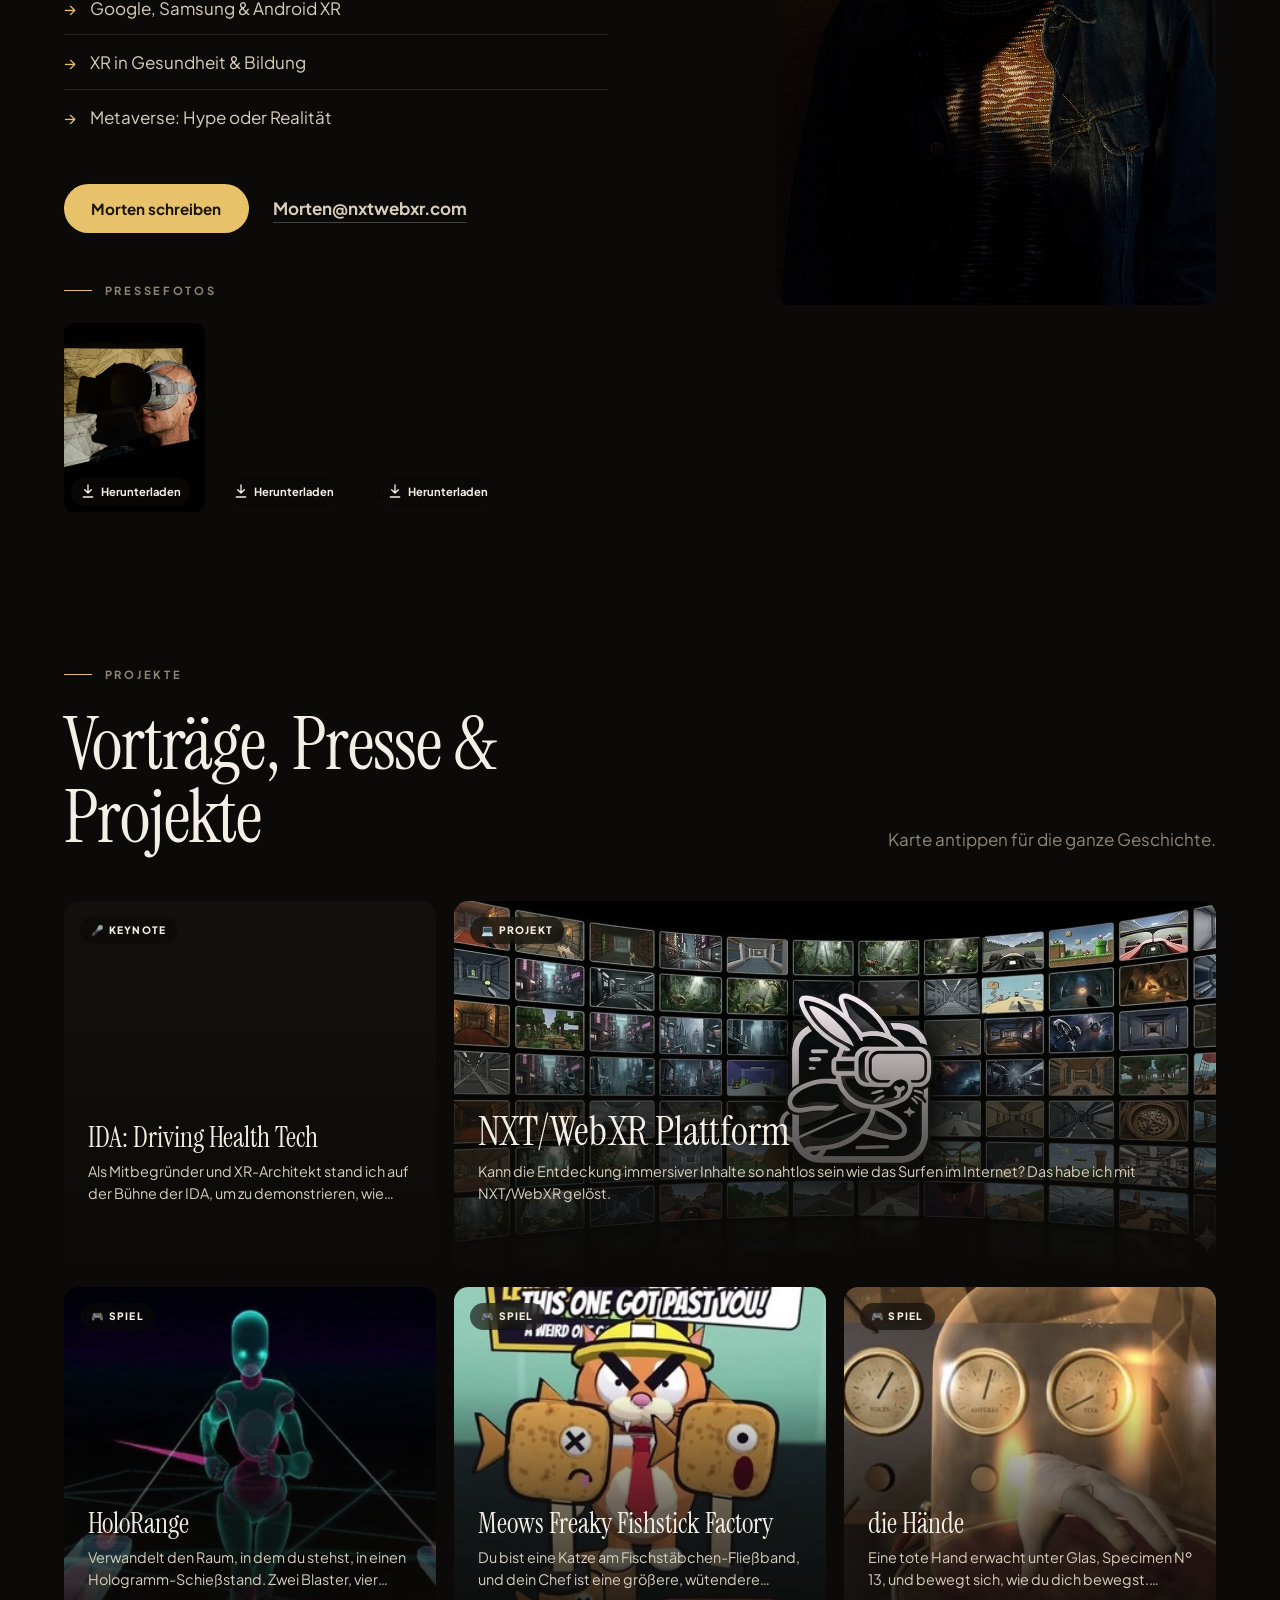
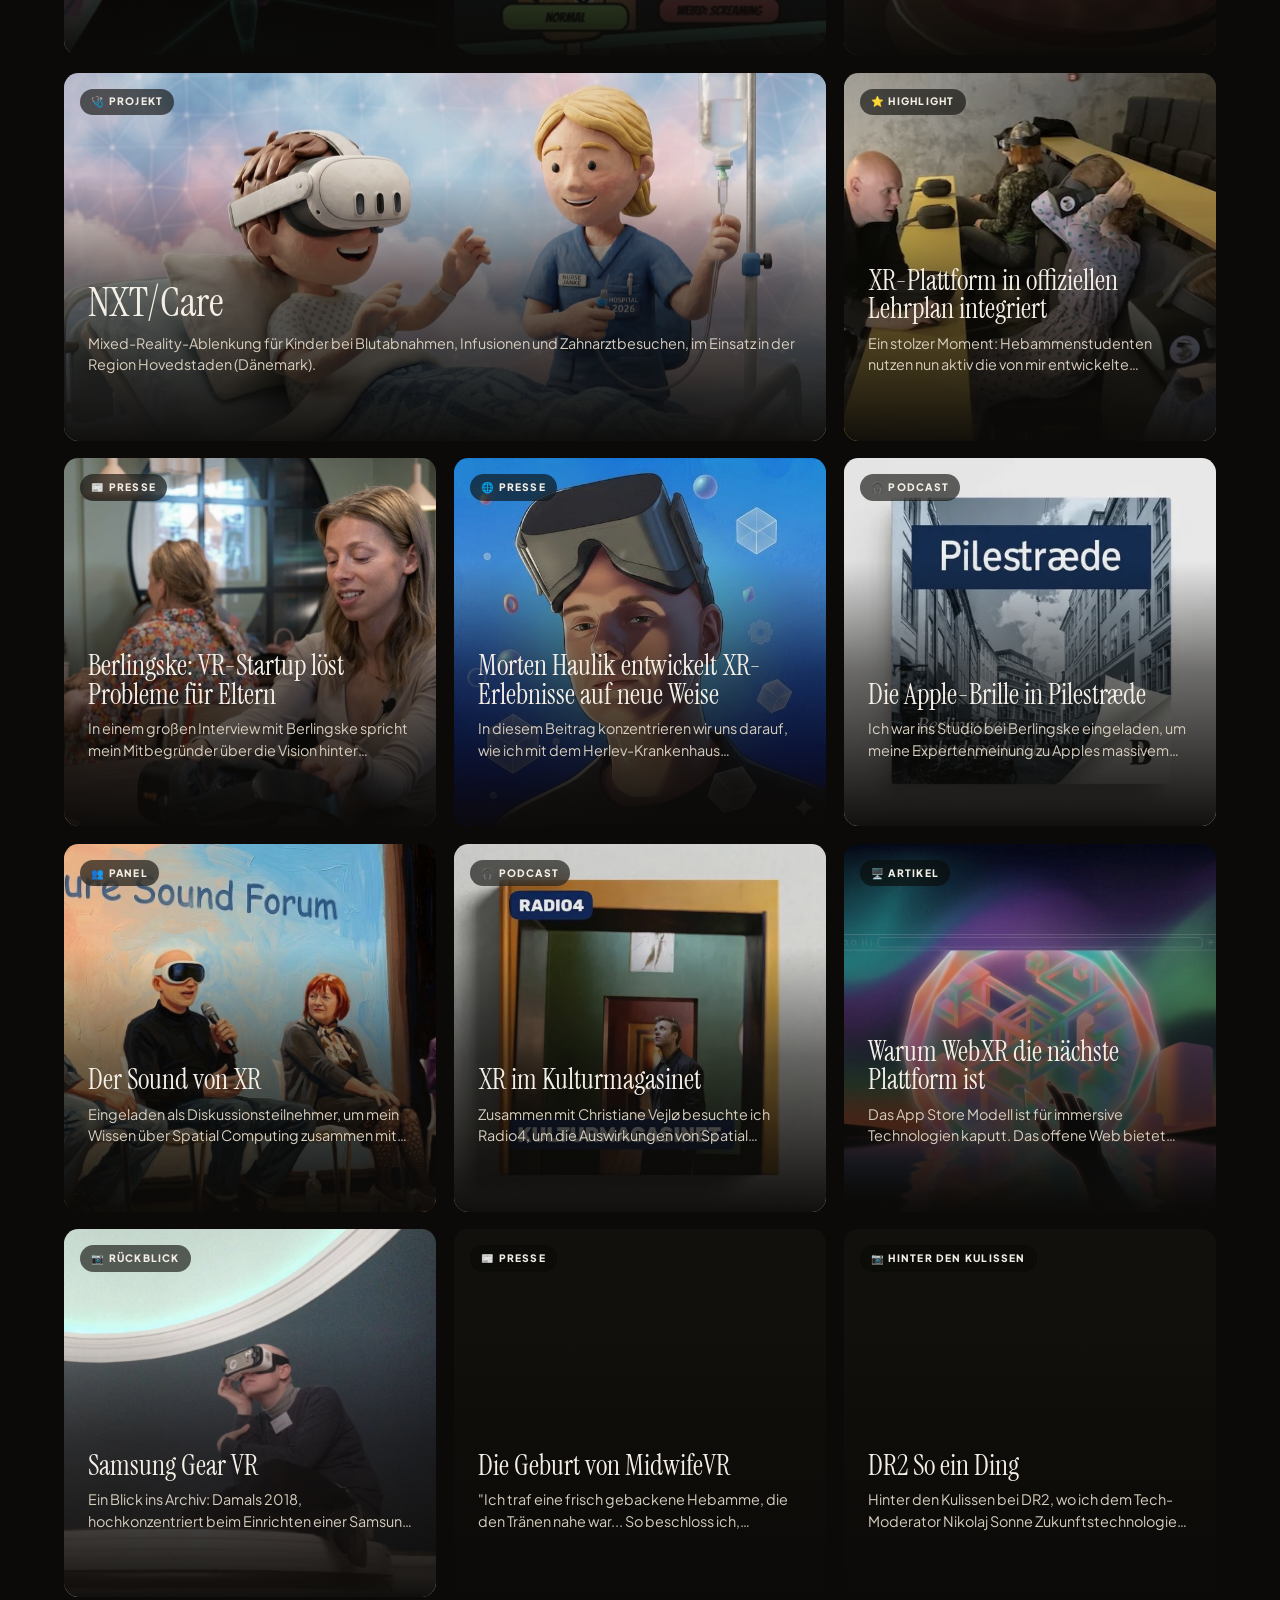
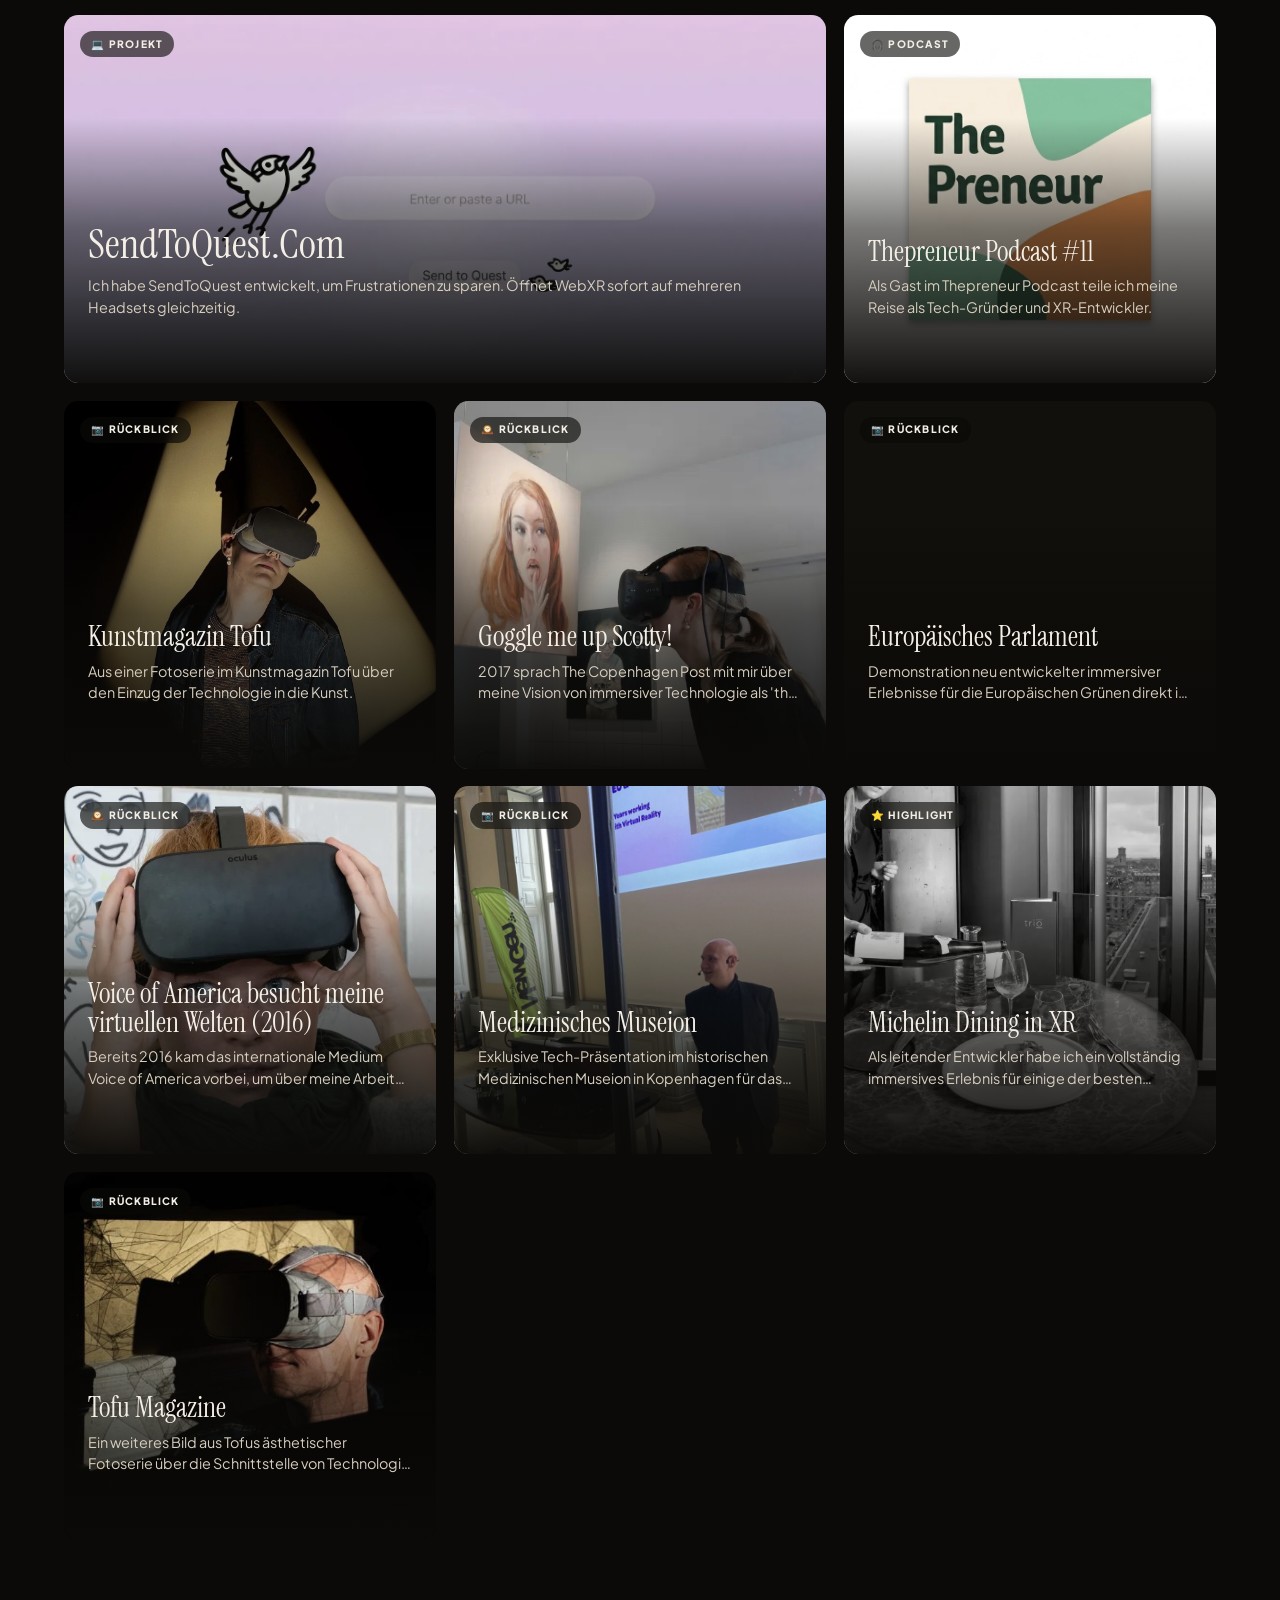
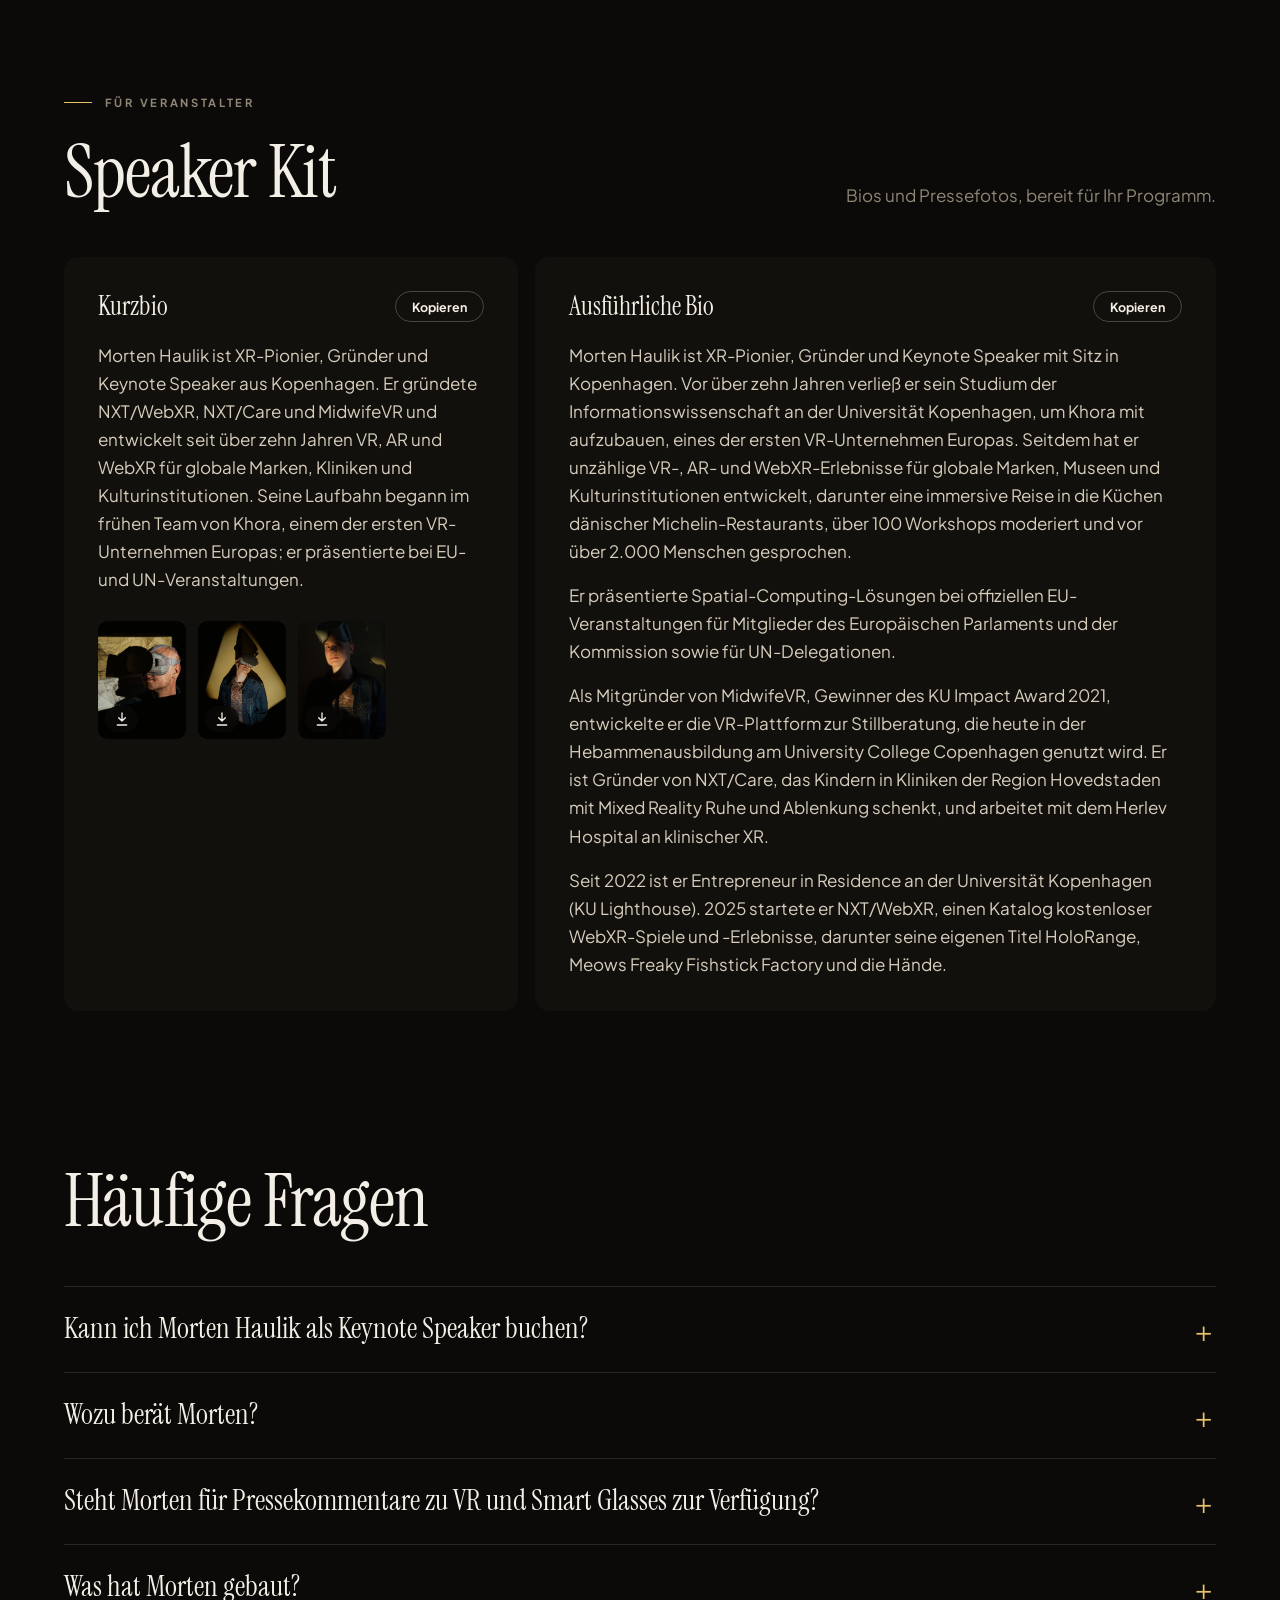
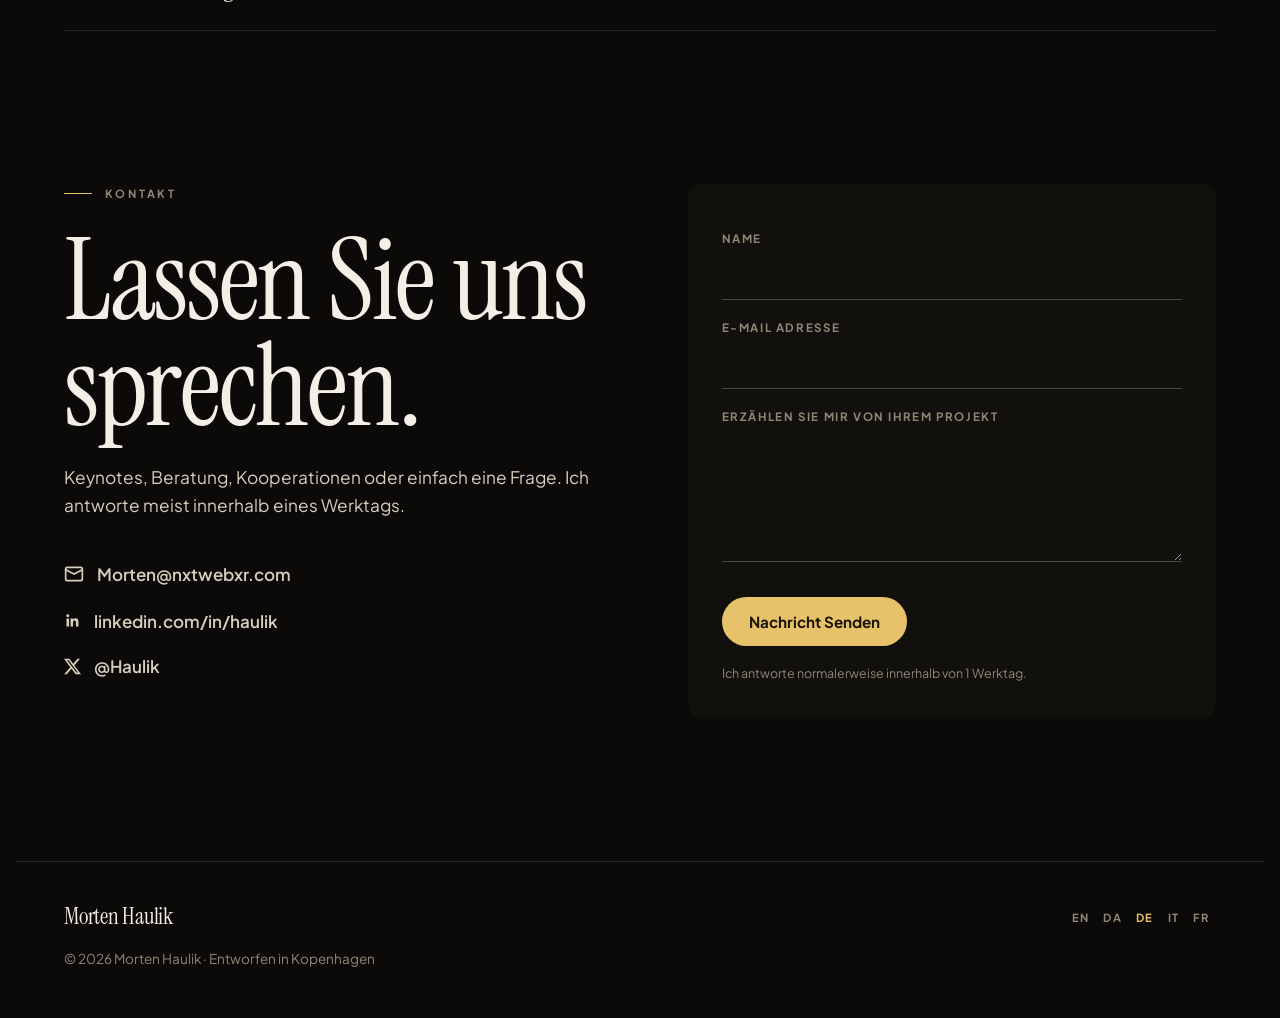
<file: de/index.html>
<!DOCTYPE html>
<html lang="de">
<head>
<meta charset="UTF-8">
<meta name="viewport" content="width=device-width, initial-scale=1.0">
<!-- Generated by build.js from data.js. Edit data.js, then run: node build.js -->
<title>Morten Haulik | Keynote Speaker Spatial Computing &amp; XR-Berater</title>
<meta name="description" content="Spatial-Computing-Pionier aus Kopenhagen und Gründer von NXT/WebXR. Buchen Sie Keynotes zu XR, VR und dem räumlichen Internet oder XR-Strategie- und WebXR-Beratung.">
<meta name="author" content="Morten Haulik">
<meta name="msvalidate.01" content="564019357C022278ED65C98A58C0D8C8">
<meta name="robots" content="index, follow, max-image-preview:large, max-snippet:-1">
<meta name="theme-color" content="#0b0a08">
<meta name="color-scheme" content="dark">
<link rel="canonical" href="https://www.mortenhaulik.com/de/">
<link rel="alternate" hreflang="en" href="https://www.mortenhaulik.com/">
<link rel="alternate" hreflang="da" href="https://www.mortenhaulik.com/da/">
<link rel="alternate" hreflang="de" href="https://www.mortenhaulik.com/de/">
<link rel="alternate" hreflang="it" href="https://www.mortenhaulik.com/it/">
<link rel="alternate" hreflang="fr" href="https://www.mortenhaulik.com/fr/">
<link rel="alternate" hreflang="x-default" href="https://www.mortenhaulik.com/">

<meta property="og:type" content="profile">
<meta property="og:site_name" content="Morten Haulik">
<meta property="og:title" content="Morten Haulik | Keynote Speaker Spatial Computing &amp; XR-Berater">
<meta property="og:description" content="Spatial-Computing-Pionier aus Kopenhagen und Gründer von NXT/WebXR. Buchen Sie Keynotes zu XR, VR und dem räumlichen Internet oder XR-Strategie- und WebXR-Beratung.">
<meta property="og:url" content="https://www.mortenhaulik.com/de/">
<meta property="og:image" content="https://www.mortenhaulik.com/og-image.jpg">
<meta property="og:image:width" content="1200">
<meta property="og:image:height" content="630">
<meta property="og:image:alt" content="Morten Haulik, keynote speaker and XR consultant">
<meta property="profile:first_name" content="Morten">
<meta property="profile:last_name" content="Haulik">
<meta property="og:locale" content="de_DE">
<meta property="og:locale:alternate" content="en_US">
<meta property="og:locale:alternate" content="da_DK">
<meta property="og:locale:alternate" content="it_IT">
<meta property="og:locale:alternate" content="fr_FR">
<meta name="twitter:card" content="summary_large_image">
<meta name="twitter:site" content="@Haulik">
<meta name="twitter:creator" content="@Haulik">
<meta name="twitter:title" content="Morten Haulik | Keynote Speaker Spatial Computing &amp; XR-Berater">
<meta name="twitter:description" content="Spatial-Computing-Pionier aus Kopenhagen und Gründer von NXT/WebXR. Buchen Sie Keynotes zu XR, VR und dem räumlichen Internet oder XR-Strategie- und WebXR-Beratung.">
<meta name="twitter:image" content="https://www.mortenhaulik.com/og-image.jpg">
<meta name="twitter:image:alt" content="Morten Haulik, keynote speaker and XR consultant">

<link rel="icon" href="data:image/svg+xml,<svg xmlns='http://www.w3.org/2000/svg' viewBox='0 0 100 100'><rect width='100' height='100' rx='22' fill='%230b0a08'/><text x='50' y='68' font-family='Arial' font-weight='700' font-size='52' text-anchor='middle' fill='%23e8c26a'>MH</text></svg>">
<link rel="preconnect" href="https://fonts.googleapis.com">
<link rel="preconnect" href="https://fonts.gstatic.com" crossorigin>
<link href="https://fonts.googleapis.com/css2?family=Instrument+Serif:ital@0;1&family=Permanent+Marker&family=Plus+Jakarta+Sans:wght@400;500;600;700;800&display=swap" rel="stylesheet">
<link rel="preload" as="image" href="/img/hero.jpg" imagesrcset="/img/hero-1100.jpg 1100w, /img/hero.jpg 2000w" imagesizes="100vw">
<link rel="stylesheet" href="/style.css?v=607e606b">
<script>document.documentElement.classList.add('js');setTimeout(()=>document.querySelectorAll('.reveal').forEach(e=>e.classList.add('in')),2500)</script>
<script type="application/ld+json">
{
 "@context": "https://schema.org",
 "@graph": [
  {
   "@type": "WebSite",
   "@id": "https://www.mortenhaulik.com/#website",
   "url": "https://www.mortenhaulik.com/",
   "name": "Morten Haulik",
   "publisher": {
    "@id": "https://www.mortenhaulik.com/#person"
   },
   "inLanguage": [
    "en",
    "da",
    "de",
    "it",
    "fr"
   ]
  },
  {
   "@type": "ProfilePage",
   "@id": "https://www.mortenhaulik.com/de/#profilepage",
   "url": "https://www.mortenhaulik.com/de/",
   "name": "Morten Haulik | Keynote Speaker Spatial Computing & XR-Berater",
   "description": "Spatial-Computing-Pionier aus Kopenhagen und Gründer von NXT/WebXR. Buchen Sie Keynotes zu XR, VR und dem räumlichen Internet oder XR-Strategie- und WebXR-Beratung.",
   "isPartOf": {
    "@id": "https://www.mortenhaulik.com/#website"
   },
   "mainEntity": {
    "@id": "https://www.mortenhaulik.com/#person"
   },
   "primaryImageOfPage": "https://www.mortenhaulik.com/og-image.jpg",
   "dateModified": "2026-11-09",
   "inLanguage": "de"
  },
  {
   "@type": "Person",
   "@id": "https://www.mortenhaulik.com/#person",
   "name": "Morten Haulik",
   "givenName": "Morten",
   "familyName": "Haulik",
   "jobTitle": [
    "Keynote Speaker",
    "XR Consultant",
    "Founder of NXT/WebXR and NXT/Care"
   ],
   "url": "https://www.mortenhaulik.com/",
   "image": [
    "https://www.mortenhaulik.com/press/morten-haulik-3.jpg",
    "https://www.mortenhaulik.com/press/morten-haulik-1.jpg",
    "https://www.mortenhaulik.com/press/morten-haulik-2.jpg"
   ],
   "email": "mailto:Morten@nxtwebxr.com",
   "sameAs": [
    "https://www.linkedin.com/in/haulik",
    "https://x.com/Haulik"
   ],
   "address": {
    "@type": "PostalAddress",
    "addressLocality": "Copenhagen",
    "addressCountry": "DK"
   },
   "knowsLanguage": [
    "da",
    "en"
   ],
   "alumniOf": {
    "@type": "CollegeOrUniversity",
    "name": "University of Copenhagen",
    "url": "https://www.ku.dk/"
   },
   "affiliation": {
    "@type": "Organization",
    "name": "KU Lighthouse, University of Copenhagen",
    "url": "https://lighthouse.ku.dk/"
   },
   "award": "KU Impact Award 2021 (MidwifeVR)",
   "founder": [
    {
     "@id": "https://www.nxtwebxr.com/#organization"
    },
    {
     "@id": "https://nxtcare.eu/#organization"
    }
   ],
   "description": "Morten Haulik is a Copenhagen-based XR pioneer, founder and keynote speaker. He is the founder of NXT/WebXR, NXT/Care and MidwifeVR, and for more than a decade he has built VR, AR and WebXR for global brands, hospitals and cultural institutions. He began his career on the early team at Khora, one of Europe's first VR companies, and has presented at EU and UN gatherings.",
   "knowsAbout": [
    "Spatial Computing",
    "Extended Reality (XR)",
    "Virtual Reality",
    "Augmented Reality",
    "Mixed Reality",
    "Smart Glasses",
    "WebXR",
    "Spatial Internet",
    "XR Strategy",
    "Healthcare XR",
    "VR Training",
    "Apple Vision Pro",
    "Meta Quest",
    "Meta smart glasses",
    "Android XR",
    "Hand tracking",
    "Game development",
    "XR Marketing",
    "VR Advertising",
    "AR Campaigns",
    "Brand Activations",
    "Immersive Experiences",
    "Experiential Marketing"
   ],
   "contactPoint": [
    {
     "@type": "ContactPoint",
     "contactType": "speaking inquiries",
     "email": "Morten@nxtwebxr.com",
     "url": "https://www.mortenhaulik.com/de/#booking",
     "availableLanguage": [
      "English",
      "Danish"
     ]
    },
    {
     "@type": "ContactPoint",
     "contactType": "consulting",
     "email": "Morten@nxtwebxr.com",
     "url": "https://www.mortenhaulik.com/de/#contact",
     "availableLanguage": [
      "English",
      "Danish"
     ]
    },
    {
     "@type": "ContactPoint",
     "contactType": "press",
     "email": "Morten@nxtwebxr.com",
     "availableLanguage": [
      "English",
      "Danish"
     ]
    }
   ],
   "subjectOf": [
    {
     "@type": "CreativeWork",
     "name": "Morten Haulik in Berlingske",
     "url": "https://www.berlingske.dk/indland/stort-problem-blandt-nybagte-foraeldre-kan-afhjaelpes-startup-kommer-med-loesning"
    },
    {
     "@type": "CreativeWork",
     "name": "Morten Haulik in IDA",
     "url": "https://videos.ida.dk/media/Virtual+Reality+og+Amning%3A+En+innovativ+tilgang+med+MidwifeVR++Morten+Haulik%2C+Co-founder+og+VR+ekspert+og+Sofie+Bonde+Alsen%2C+jordemoder+og+Digital+Designer/1_bb9dwkxp"
    },
    {
     "@type": "CreativeWork",
     "name": "Morten Haulik in Radio4",
     "url": "https://radio4.dk/podcasts/kraes/rolf-s-rensen-elsker-ny-dokumentar-om-tour-de-fran"
    },
    {
     "@type": "CreativeWork",
     "name": "Morten Haulik in Voice of America",
     "url": "https://learningenglish.voanews.com/amp/a-visit-to-the-virtual-world/3618990.html"
    },
    {
     "@type": "CreativeWork",
     "name": "Morten Haulik in The Copenhagen Post",
     "url": "https://cphpost.dk/2017-07-02/news/goggle-me-up-scotty-this-is-the-final-frontier/"
    },
    {
     "@type": "CreativeWork",
     "name": "Morten Haulik in Danish Sound Cluster",
     "url": "https://danishsoundcluster.dk/the-future-sound-forum/"
    },
    {
     "@type": "CreativeWork",
     "name": "Morten Haulik in 24Victoria",
     "url": "https://24victoria.dk/artificial-and-intelligence-deep-tech/udvikler-xr-oplevelser-morten-haulik"
    },
    {
     "@type": "CreativeWork",
     "name": "Morten Haulik in CBS Wire",
     "url": "https://cbswire.dk/healthy-glove-gaming-misoballs-and-a-virtual-midwife/"
    }
   ],
   "worksFor": [
    {
     "@id": "https://www.nxtwebxr.com/#organization"
    },
    {
     "@id": "https://nxtcare.eu/#organization"
    }
   ]
  },
  {
   "@type": "Organization",
   "@id": "https://www.nxtwebxr.com/#organization",
   "name": "NXT/WebXR",
   "url": "https://www.nxtwebxr.com/",
   "foundingDate": "2025",
   "founder": {
    "@id": "https://www.mortenhaulik.com/#person"
   },
   "description": "A catalogue of free WebXR games and experiences, opened straight from the headset browser."
  },
  {
   "@type": "Organization",
   "@id": "https://nxtcare.eu/#organization",
   "name": "NXT/Care",
   "url": "https://nxtcare.eu/",
   "founder": {
    "@id": "https://www.mortenhaulik.com/#person"
   },
   "areaServed": "DK",
   "description": "Mixed-reality distraction for children during blood tests, IV placement and dental visits in hospitals and clinics."
  },
  {
   "@type": "Service",
   "@id": "https://www.mortenhaulik.com/#keynotes",
   "name": "Keynote speaking on XR, VR, mixed reality and smart glasses",
   "serviceType": "Keynote speaker",
   "provider": {
    "@id": "https://www.mortenhaulik.com/#person"
   },
   "areaServed": "Europe",
   "audience": {
    "@type": "BusinessAudience",
    "audienceType": "Conference organisers, corporate events, universities, public sector"
   },
   "availableLanguage": [
    "English",
    "Danish"
   ],
   "description": "No buzzwords, no science fiction. Every talk is built on products I have designed and shipped myself, so audiences leave with a clear, grounded picture of what XR can do today and what is coming next.",
   "hasOfferCatalog": {
    "@type": "OfferCatalog",
    "name": "Keynote topics",
    "itemListElement": [
     {
      "@type": "Offer",
      "itemOffered": {
       "@type": "Service",
       "name": "The Spatial Internet",
       "description": "Why the next big platform will be visited, not installed, and what that means for every brand, museum and publisher with a website."
      }
     },
     {
      "@type": "Offer",
      "itemOffered": {
       "@type": "Service",
       "name": "XR That Heals",
       "description": "From maternity wards to children's blood tests: what happens when immersive tech leaves the demo room and enters real hospitals."
      }
     },
     {
      "@type": "Offer",
      "itemOffered": {
       "@type": "Service",
       "name": "Glasses On: Hype vs. Reality",
       "description": "Meta, Apple and Google are betting billions on your face. A builder's honest guide to what is actually ready, and what isn't."
      }
     }
    ]
   },
   "potentialAction": {
    "@type": "ReserveAction",
    "target": "https://www.mortenhaulik.com/#booking"
   }
  },
  {
   "@type": "Service",
   "@id": "https://www.mortenhaulik.com/#consulting",
   "name": "XR strategy and WebXR consulting",
   "serviceType": "XR consulting",
   "provider": {
    "@id": "https://www.mortenhaulik.com/#person"
   },
   "areaServed": "Europe",
   "description": "I help leadership and product teams find where XR creates real value, then build it. Advice from someone who ships, not from a slide deck.",
   "hasOfferCatalog": {
    "@type": "OfferCatalog",
    "name": "Consulting services",
    "itemListElement": [
     {
      "@type": "Offer",
      "itemOffered": {
       "@type": "Service",
       "name": "XR strategy",
       "description": "Leadership workshops: where XR makes sense for you, and where it doesn't."
      }
     },
     {
      "@type": "Offer",
      "itemOffered": {
       "@type": "Service",
       "name": "Prototypes & production",
       "description": "WebXR, VR and mixed reality from idea to launch, without app store bottlenecks."
      }
     },
     {
      "@type": "Offer",
      "itemOffered": {
       "@type": "Service",
       "name": "Healthcare & training",
       "description": "Simulations and patient experiences built together with clinicians."
      }
     },
     {
      "@type": "Offer",
      "itemOffered": {
       "@type": "Service",
       "name": "XR campaigns",
       "description": "VR, AR and WebXR campaigns and brand activations that open from a link or QR code."
      }
     },
     {
      "@type": "Offer",
      "itemOffered": {
       "@type": "Service",
       "name": "Hardware choices",
       "description": "Which headsets or glasses fit your use case, budget and operations."
      }
     }
    ]
   },
   "potentialAction": {
    "@type": "CommunicateAction",
    "target": "https://www.mortenhaulik.com/#contact"
   }
  },
  {
   "@type": "Service",
   "@id": "https://www.mortenhaulik.com/#marketing",
   "name": "XR marketing and immersive advertising campaigns",
   "serviceType": "XR marketing",
   "provider": {
    "@id": "https://www.mortenhaulik.com/#person"
   },
   "areaServed": "Europe",
   "url": "https://www.mortenhaulik.com/xr-marketing-campaigns/",
   "description": "VR, AR and WebXR campaigns and brand activations that open from a link or QR code, from concept to launch."
  },
  {
   "@type": "VideoGame",
   "name": "HoloRange",
   "url": "https://www.nxtwebxr.com/holorange/",
   "description": "Turns the room you are standing in into a hologram shooting range. Dual-wield blasters, clear four stages, then face the Colossus.",
   "image": "https://www.mortenhaulik.com/game-holorange.jpg",
   "genre": [
    "Shooter",
    "Mixed reality"
   ],
   "gamePlatform": [
    "WebXR",
    "Meta Quest Browser",
    "Pico Browser"
   ],
   "isAccessibleForFree": true,
   "author": {
    "@id": "https://www.mortenhaulik.com/#person"
   },
   "publisher": {
    "@id": "https://www.nxtwebxr.com/#organization"
   }
  },
  {
   "@type": "VideoGame",
   "name": "Meows Freaky Fishstick Factory",
   "url": "https://www.nxtwebxr.com/fishstickfactory/",
   "description": "You are a cat on a fish stick conveyor belt, and your boss is a bigger, angrier cat. Swat only the weird ones.",
   "image": "https://www.mortenhaulik.com/game-fishstick.jpg",
   "genre": [
    "Arcade",
    "Mixed reality"
   ],
   "gamePlatform": [
    "WebXR",
    "Meta Quest Browser",
    "Pico Browser"
   ],
   "isAccessibleForFree": true,
   "author": {
    "@id": "https://www.mortenhaulik.com/#person"
   },
   "publisher": {
    "@id": "https://www.nxtwebxr.com/#organization"
   }
  },
  {
   "@type": "VideoGame",
   "name": "die Hände",
   "url": "https://www.nxtwebxr.com/diehaende/",
   "description": "A dead hand wakes under glass, Specimen Nº 13, and moves as you move. Set it free, and see how long it keeps obeying.",
   "image": "https://www.mortenhaulik.com/game-diehaende.jpg",
   "genre": [
    "Horror",
    "Mixed reality"
   ],
   "gamePlatform": [
    "WebXR",
    "Meta Quest Browser",
    "Pico Browser"
   ],
   "isAccessibleForFree": true,
   "author": {
    "@id": "https://www.mortenhaulik.com/#person"
   },
   "publisher": {
    "@id": "https://www.nxtwebxr.com/#organization"
   }
  },
  {
   "@type": "FAQPage",
   "@id": "https://www.mortenhaulik.com/de/#faq",
   "inLanguage": "de",
   "mainEntity": [
    {
     "@type": "Question",
     "name": "Kann ich Morten Haulik als Keynote Speaker buchen?",
     "acceptedAnswer": {
      "@type": "Answer",
      "text": "Ja. Morten hält Keynotes, Panels und Workshops zu XR, VR, Mixed Reality und Smart Glasses für Konferenzen, Unternehmen und Universitäten in ganz Europa, auf Englisch oder Dänisch. Nutzen Sie das Buchungsformular oder schreiben Sie an Morten@nxtwebxr.com."
     }
    },
    {
     "@type": "Question",
     "name": "Wozu berät Morten?",
     "acceptedAnswer": {
      "@type": "Answer",
      "text": "XR-Strategie, Entwicklung in WebXR, VR und Mixed Reality, Simulationen für Gesundheit und Training sowie Hardware-Auswahl, vom ersten Workshop bis zum fertigen Produkt."
     }
    },
    {
     "@type": "Question",
     "name": "Steht Morten für Pressekommentare zu VR und Smart Glasses zur Verfügung?",
     "acceptedAnswer": {
      "@type": "Answer",
      "text": "Ja. Journalisten erreichen ihn für Expertenkommentare zu Meta Quest, Metas Smart Glasses, Apple Vision Pro und Android XR unter Morten@nxtwebxr.com."
     }
    },
    {
     "@type": "Question",
     "name": "Was hat Morten gebaut?",
     "acceptedAnswer": {
      "@type": "Answer",
      "text": "Er gründete NXT/WebXR (einer der größten WebXR-Spielekataloge, mit seinen Spielen HoloRange, Meows Freaky Fishstick Factory und die Hände), NXT/Care (Mixed Reality für Kinder in Kliniken) und MidwifeVR (KU Impact Award 2021). Seit über zehn Jahren entwickelt er VR-, AR- und WebXR-Erlebnisse für globale Marken, Museen und Kulturinstitutionen, darunter eine VR-Reise mit dänischen Michelin-Restaurants, und präsentierte im Europäischen Parlament. Seine Laufbahn begann im frühen Team von Khora, einem der ersten VR-Unternehmen Europas."
     }
    }
   ]
  }
 ]
}
</script>
</head>
<body>
<a class="skip" href="#main">Zum Inhalt springen</a>

<header class="topbar" id="top">
  <a class="wordmark" href="/de/">Morten Haulik</a>
  <nav class="topnav" aria-label="Main">
    <a href="/de/#speaking">Keynotes</a>
    <a href="/de/#consulting">Beratung</a>
    <a href="/de/#press">Presse</a>
    <a href="/de/#work">Projekte</a>
  </nav>
  <nav class="langs" aria-label="Sprache"><a href="/" hreflang="en" lang="en" data-lang="en" title="English">EN</a><a href="/da/" hreflang="da" lang="da" data-lang="da" title="Dansk">DA</a><a href="/de/" hreflang="de" lang="de" data-lang="de" aria-current="page" title="Deutsch">DE</a><a href="/it/" hreflang="it" lang="it" data-lang="it" title="Italiano">IT</a><a href="/fr/" hreflang="fr" lang="fr" data-lang="fr" title="Français">FR</a></nav>
  <button class="btn btn-gold btn-sm" type="button" data-open-booking>Morten buchen</button>
</header>

<main id="main">

  <section class="hero" aria-labelledby="hero-title">
    <picture class="hero-media">
      <img src="/img/hero.jpg" srcset="/img/hero-1100.jpg 1100w, /img/hero.jpg 2000w" sizes="100vw"
        alt="Morten Haulik wearing a VR headset, lit by projected light" width="2000" height="1333" fetchpriority="high">
    </picture>
    <div class="hero-inner">
      <p class="eyebrow">Keynote Speaker · XR-Berater · Kopenhagen</p>
      <h1 id="hero-title">Morten Haulik</h1>
      <p class="tagline">Die Zukunft von XR, erzählt von jemandem, der sie <em>baut.</em></p>
      <p class="hero-sub">Ich entwickle VR und Mixed Reality, die in Kliniken, Klassenzimmern und Wohnzimmern weltweit genutzt werden, und tue das seit über zehn Jahren auch für globale Marken. Auf der Bühne zeige ich, was echt ist, was Hype ist und was als Nächstes kommt.</p>
      <div class="hero-ctas">
        <button class="btn btn-gold" type="button" data-open-booking>Keynote buchen</button>
        <a class="btn btn-line" href="#contact">XR-Beratung anfragen</a>
        <a class="text-link" href="#press">Journalist? Kommentar anfragen <svg width="18" height="18" viewBox="0 0 24 24" fill="none" stroke="currentColor" stroke-width="2" stroke-linecap="round" stroke-linejoin="round" aria-hidden="true"><path d="M5 12h14M13 6l6 6-6 6"/></svg></a>
      </div>
    </div>
    <dl class="stats">
      <div><dt>10+</dt><dd>Jahre XR-Entwicklung</dd></div>
      <div><dt>100+</dt><dd>moderierte Workshops</dd></div>
      <div><dt>2.000+</dt><dd>Zuhörer bei einem Vortrag</dd></div>
      <div><dt>EU &amp; UN</dt><dd>Präsentationen im Europäischen Parlament und vor UN-Delegationen</dd></div>
    </dl>
  </section>

  <section class="reel" aria-labelledby="reel-title">
    <div class="reel-frame">
      <video data-src="/Mortenhjemmeside.mp4" poster="/img/ida-poster.jpg" muted loop playsinline preload="none" aria-hidden="true"></video>
      <div class="reel-cap">
        <p class="kicker"><span class="live"></span>Auf der Bühne</p>
        <h2 id="reel-title">Keynote bei IDA Driving Health Tech</h2>
        <a class="btn btn-gold" href="https://videos.ida.dk/media/Virtual+Reality+og+Amning%3A+En+innovativ+tilgang+med+MidwifeVR++Morten+Haulik%2C+Co-founder+og+VR+ekspert+og+Sofie+Bonde+Alsen%2C+jordemoder+og+Digital+Designer/1_bb9dwkxp" target="_blank" rel="noopener"><svg width="14" height="14" viewBox="0 0 24 24" fill="currentColor" aria-hidden="true"><path d="M7 4.5v15l13-7.5z"/></svg> Ganze Keynote ansehen</a>
      </div>
    </div>
  </section>

  <section class="featured" aria-label="Bekannt aus">
    <p class="label">Bekannt aus</p>
    <ul><li><a href="https://www.berlingske.dk/indland/stort-problem-blandt-nybagte-foraeldre-kan-afhjaelpes-startup-kommer-med-loesning" target="_blank" rel="noopener">Berlingske</a></li><li><a href="https://videos.ida.dk/media/Virtual+Reality+og+Amning%3A+En+innovativ+tilgang+med+MidwifeVR++Morten+Haulik%2C+Co-founder+og+VR+ekspert+og+Sofie+Bonde+Alsen%2C+jordemoder+og+Digital+Designer/1_bb9dwkxp" target="_blank" rel="noopener">IDA</a></li><li><a href="https://radio4.dk/podcasts/kraes/rolf-s-rensen-elsker-ny-dokumentar-om-tour-de-fran" target="_blank" rel="noopener">Radio4</a></li><li><a href="https://learningenglish.voanews.com/amp/a-visit-to-the-virtual-world/3618990.html" target="_blank" rel="noopener">Voice of America</a></li><li><a href="https://cphpost.dk/2017-07-02/news/goggle-me-up-scotty-this-is-the-final-frontier/" target="_blank" rel="noopener">The Copenhagen Post</a></li><li><a href="https://danishsoundcluster.dk/the-future-sound-forum/" target="_blank" rel="noopener">Danish Sound Cluster</a></li><li><a href="https://24victoria.dk/artificial-and-intelligence-deep-tech/udvikler-xr-oplevelser-morten-haulik" target="_blank" rel="noopener">24Victoria</a></li><li><a href="https://cbswire.dk/healthy-glove-gaming-misoballs-and-a-virtual-midwife/" target="_blank" rel="noopener">CBS Wire</a></li><li><span>DR2</span></li></ul>
  </section>

  <section class="statement" aria-label="Morten Haulik">
    <blockquote class="reveal"><p>Spatial Computing wird nicht installiert. Es wird besucht.</p><cite>Morten Haulik</cite></blockquote>
  </section>

  <section class="speaking block" id="speaking" aria-labelledby="speaking-title">
    <figure class="speaking-photo reveal">
      <img src="/img/speaking.jpg" alt="Morten Haulik in a VR headset under a beam of warm light" width="1300" height="1950" loading="lazy" decoding="async">
    </figure>
    <div class="speaking-body">
      <p class="label reveal">Keynotes</p>
      <h2 id="speaking-title" class="h2 reveal">Vorträge, die XR verständlich machen.</h2>
      <p class="lede reveal">Keine Buzzwords, keine Science-Fiction. Jeder Vortrag basiert auf Produkten, die ich selbst entwickelt und veröffentlicht habe. So geht das Publikum mit einem klaren, realistischen Bild davon nach Hause, was XR heute kann und was kommt.</p>
      <ol class="talks">
        <li class="reveal"><span class="talk-no">1</span><div><h3>Das räumliche Internet</h3><p>Warum die nächste große Plattform besucht und nicht installiert wird, und was das für jede Marke, jedes Museum und jeden Verlag mit Website bedeutet.</p></div></li>
        <li class="reveal"><span class="talk-no">2</span><div><h3>XR, die heilt</h3><p>Von der Geburtsstation bis zur Blutabnahme bei Kindern: was passiert, wenn immersive Technologie den Demoraum verlässt und in echte Kliniken einzieht.</p></div></li>
        <li class="reveal"><span class="talk-no">3</span><div><h3>Brille auf: Hype oder Realität?</h3><p>Meta, Apple und Google setzen Milliarden auf Ihr Gesicht. Ein ehrlicher Leitfaden aus Entwicklersicht: was wirklich bereit ist und was nicht.</p></div></li>
      </ol>
      <p class="formats reveal"><span>Formate</span> Keynote, 20–60 Min. <i>/</i> Panels &amp; Kamingespräche <i>/</i> Workshops mit Headsets <i>/</i> Englisch oder Dänisch</p>
      <div class="row-ctas reveal"><button class="btn btn-gold" type="button" data-open-booking>Keynote buchen</button></div>
    </div>
  </section>

  <section class="track block" id="track" aria-labelledby="track-title">
    <p class="label reveal">Erfahrung</p>
    <h2 id="track-title" class="h2 reveal">Zehn Jahre bauen, worüber andere nur reden.</h2>
    <ol class="track-list">
      <li class="reveal"><h3>NXT/WebXR</h3><p>Gründer. Einer der größten Kataloge für WebXR-Spiele und -Erlebnisse, täglich weltweit genutzt.</p></li>
      <li class="reveal"><h3>NXT/Care</h3><p>Gründer. Mixed Reality, die Kinder während der Behandlung in Kliniken der Region Hovedstaden beruhigt.</p></li>
      <li class="reveal"><h3>MidwifeVR</h3><p>Gründung und Entwicklung der VR-Plattform zur Stillberatung, heute Teil der Hebammenausbildung. KU Impact Award 2021.</p></li>
      <li class="reveal"><h3>Globale Marken</h3><p>Unzählige VR-, AR- und WebXR-Erlebnisse für internationale Marken, Museen und Kulturinstitutionen.</p></li>
      <li class="reveal"><h3>Michelin-Küche in VR</h3><p>Lead Developer einer vollständig immersiven Reise in die Küchen dänischer Michelin-Restaurants.</p></li>
      <li class="reveal"><h3>Europäisches Parlament &amp; UN</h3><p>Präsentationen für Mitglieder des Europäischen Parlaments und der Kommission sowie UN-Delegationen.</p></li>
      <li class="reveal"><h3>Universität Kopenhagen</h3><p>Entrepreneur in Residence seit 2022, Mitgestaltung der Startup-Initiative KU Lighthouse.</p></li>
      <li class="reveal"><h3>Die Anfänge</h3><p>Im frühen Team von Khora in Kopenhagen, einem der ersten VR-Unternehmen Europas.</p></li>
    </ol>
  </section>

  <section class="consulting block" id="consulting" aria-labelledby="consulting-title">
    <div class="split">
      <div>
        <p class="label reveal">Beratung</p>
        <h2 id="consulting-title" class="h2 reveal">Vom ersten Workshop zum fertigen Produkt.</h2>
      </div>
      <div>
        <p class="lede reveal">Ich helfe Führungs- und Produktteams herauszufinden, wo XR echten Mehrwert schafft, und baue es dann. Beratung von jemandem, der liefert, nicht von Folien.</p>
        <div class="row-ctas reveal"><a class="btn btn-line" href="#contact">XR-Beratung anfragen</a></div>
        
      </div>
    </div>
    <ol class="offers">
      <li class="reveal"><h3>XR-Strategie</h3><p>Workshops für das Management: wo XR für Sie sinnvoll ist und wo nicht.</p></li>
      <li class="reveal"><h3>Prototypen &amp; Produktion</h3><p>WebXR, VR und Mixed Reality von der Idee bis zum Launch, ohne App-Store-Hürden.</p></li>
      <li class="reveal"><h3>Gesundheit &amp; Training</h3><p>Simulationen und Patientenerlebnisse, gemeinsam mit Klinikpersonal entwickelt.</p></li>
      <li class="reveal"><h3>XR-Kampagnen</h3><p>Kampagnen und Brand-Aktivierungen in VR, AR und WebXR, die per Link oder QR-Code starten.</p></li>
      <li class="reveal"><h3>Hardware-Auswahl</h3><p>Welche Headsets oder Brillen zu Ihrem Einsatz, Budget und Betrieb passen.</p></li>
    </ol>
    <div class="partners reveal">
      <p class="label">Kunden, Partner &amp; Bühnen</p>
      <p class="partner-line">Europäisches Parlament <i>/</i> Eli Lilly <i>/</i> Herlev Hospital <i>/</i> Region Hovedstaden <i>/</i> DR2 <i>/</i> IDA <i>/</i> Universität Kopenhagen <i>/</i> University College Copenhagen</p>
    </div>
  </section>

  <section class="press block" id="press" aria-labelledby="press-title">
    <figure class="press-photo reveal">
      <img src="/img/portrait.jpg" alt="Portrait of Morten Haulik with a VR headset pushed up on his forehead" width="854" height="1222" loading="lazy" decoding="async">
    </figure>
    <div class="press-body">
      <p class="label reveal">Presse</p>
      <h2 id="press-title" class="h2 reveal">XR-Experte gesucht, kurz vor Redaktionsschluss?</h2>
      <p class="lede reveal">Ich stehe als Quelle zu VR, AR und Smart Glasses zur Verfügung, von Metas neuesten Brillen und Headsets bis zu Apple Vision Pro und Android XR. Auf Englisch oder Dänisch, für Print, Radio und TV.</p>
      <ul class="topic-list reveal"><li>Meta Quest &amp; Metas Smart Glasses</li><li>Apple Vision Pro &amp; visionOS</li><li>Google, Samsung &amp; Android XR</li><li>XR in Gesundheit &amp; Bildung</li><li>Metaverse: Hype oder Realität</li></ul>
      <div class="press-actions reveal">
        <a class="btn btn-gold" href="mailto:Morten@nxtwebxr.com?subject=Presseanfrage">Morten schreiben</a>
        <a class="mail" href="mailto:Morten@nxtwebxr.com?subject=Presseanfrage">Morten@nxtwebxr.com</a>
        
      </div>
      <p class="label reveal">Pressefotos</p>
      <ul class="photo-dl reveal">
        <li><a href="/press/morten-haulik-1.jpg" download><img src="/press/morten-haulik-1.jpg" alt="Morten Haulik press photo 1" loading="lazy" decoding="async"><span><svg width="16" height="16" viewBox="0 0 24 24" fill="none" stroke="currentColor" stroke-width="2" stroke-linecap="round" stroke-linejoin="round" aria-hidden="true"><path d="M12 3v12M7 10l5 5 5-5M5 21h14"/></svg> Herunterladen</span></a></li>
        <li><a href="/press/morten-haulik-2.jpg" download><img src="/press/morten-haulik-2.jpg" alt="Morten Haulik press photo 2" loading="lazy" decoding="async"><span><svg width="16" height="16" viewBox="0 0 24 24" fill="none" stroke="currentColor" stroke-width="2" stroke-linecap="round" stroke-linejoin="round" aria-hidden="true"><path d="M12 3v12M7 10l5 5 5-5M5 21h14"/></svg> Herunterladen</span></a></li>
        <li><a href="/press/morten-haulik-3.jpg" download><img src="/press/morten-haulik-3.jpg" alt="Morten Haulik press photo 3" loading="lazy" decoding="async"><span><svg width="16" height="16" viewBox="0 0 24 24" fill="none" stroke="currentColor" stroke-width="2" stroke-linecap="round" stroke-linejoin="round" aria-hidden="true"><path d="M12 3v12M7 10l5 5 5-5M5 21h14"/></svg> Herunterladen</span></a></li>
      </ul>
    </div>
  </section>

  <section class="work block" id="work" aria-labelledby="work-title">
    <div class="section-head">
      <div>
        <p class="label reveal">Projekte</p>
        <h2 id="work-title" class="h2 reveal">Vorträge, Presse &amp; Projekte</h2>
      </div>
      <p class="muted">Karte antippen für die ganze Geschichte.</p>
    </div>
    <div class="grid" id="grid">
      <article class="card tile" data-id="keynote-ida" tabindex="0" role="button" aria-haspopup="dialog" aria-label="IDA: Driving Health Tech">
        <div class="media"><video data-src="/Mortenhjemmeside.mp4" loop muted playsinline preload="none" aria-hidden="true"></video></div>
        <span class="tag">🎤 Keynote</span>
        <div class="body">
          <h3>IDA: Driving Health Tech</h3>
          <p>Als Mitbegründer und XR-Architekt stand ich auf der Bühne der IDA, um zu demonstrieren, wie MidwifeXR kritische Herausforderungen auf Entbindungsstationen löst.</p>
          <span class="cta">Anhören</span>
        </div>
      </article>
      <article class="card tile span-2" data-id="project-nxt" tabindex="0" role="button" aria-haspopup="dialog" aria-label="NXT/WebXR Plattform">
        <div class="media"><img src="/thumb13.webp" alt="NXT/WebXR Plattform" loading="lazy" decoding="async"></div>
        <span class="tag">💻 Projekt</span>
        <div class="body">
          <h3>NXT/WebXR Plattform</h3>
          <p>Kann die Entdeckung immersiver Inhalte so nahtlos sein wie das Surfen im Internet? Das habe ich mit NXT/WebXR gelöst.</p>
          <span class="cta">Projekt Erkunden</span>
        </div>
      </article>
      <article class="card tile" data-id="game-holorange" tabindex="0" role="button" aria-haspopup="dialog" aria-label="HoloRange">
        <div class="media"><img src="/game-holorange.jpg" alt="HoloRange" loading="lazy" decoding="async"></div>
        <span class="tag">🎮 Spiel</span>
        <div class="body">
          <h3>HoloRange</h3>
          <p>Verwandelt den Raum, in dem du stehst, in einen Hologramm-Schießstand. Zwei Blaster, vier Stages, dann der Colossus.</p>
          <span class="cta">Spielen</span>
        </div>
      </article>
      <article class="card tile" data-id="game-fishstick" tabindex="0" role="button" aria-haspopup="dialog" aria-label="Meows Freaky Fishstick Factory">
        <div class="media"><img src="/game-fishstick.jpg" alt="Meows Freaky Fishstick Factory" loading="lazy" decoding="async"></div>
        <span class="tag">🎮 Spiel</span>
        <div class="body">
          <h3>Meows Freaky Fishstick Factory</h3>
          <p>Du bist eine Katze am Fischstäbchen-Fließband, und dein Chef ist eine größere, wütendere Katze. Schlag nur die seltsamen.</p>
          <span class="cta">Spielen</span>
        </div>
      </article>
      <article class="card tile" data-id="game-diehaende" tabindex="0" role="button" aria-haspopup="dialog" aria-label="die Hände">
        <div class="media"><img src="/game-diehaende.jpg" alt="die Hände" loading="lazy" decoding="async"></div>
        <span class="tag">🎮 Spiel</span>
        <div class="body">
          <h3>die Hände</h3>
          <p>Eine tote Hand erwacht unter Glas, Specimen Nº 13, und bewegt sich, wie du dich bewegst. Befreie sie und sieh, wie lange sie gehorcht.</p>
          <span class="cta">Spielen</span>
        </div>
      </article>
      <article class="card tile span-2" data-id="project-nxtcare" tabindex="0" role="button" aria-haspopup="dialog" aria-label="NXT/Care">
        <div class="media"><img src="/nxtcare.jpg" alt="NXT/Care" loading="lazy" decoding="async"></div>
        <span class="tag">🩺 Projekt</span>
        <div class="body">
          <h3>NXT/Care</h3>
          <p>Mixed-Reality-Ablenkung für Kinder bei Blutabnahmen, Infusionen und Zahnarztbesuchen, im Einsatz in der Region Hovedstaden (Dänemark).</p>
          <span class="cta">Projekt Erkunden</span>
        </div>
      </article>
      <article class="card tile" data-id="highlight-kp" tabindex="0" role="button" aria-haspopup="dialog" aria-label="XR-Plattform in offiziellen Lehrplan integriert">
        <div class="media"><img src="/thumbnail11.webp" alt="XR-Plattform in offiziellen Lehrplan integriert" loading="lazy" decoding="async"></div>
        <span class="tag">⭐ Highlight</span>
        <div class="body">
          <h3>XR-Plattform in offiziellen Lehrplan integriert</h3>
          <p>Ein stolzer Moment: Hebammenstudenten nutzen nun aktiv die von mir entwickelte Plattform in ihrer offiziellen Ausbildung.</p>
          <span class="cta">Weiterlesen</span>
        </div>
      </article>
      <article class="card tile" data-id="press-berlingske" tabindex="0" role="button" aria-haspopup="dialog" aria-label="Berlingske: VR-Startup löst Probleme für Eltern">
        <div class="media"><img src="/thumb14.jpg" alt="Berlingske: VR-Startup löst Probleme für Eltern" loading="lazy" decoding="async"></div>
        <span class="tag">📰 Presse</span>
        <div class="body">
          <h3>Berlingske: VR-Startup löst Probleme für Eltern</h3>
          <p>In einem großen Interview mit Berlingske spricht mein Mitbegründer über die Vision hinter MidwifeVR und wie wir Technologie nutzen.</p>
          <span class="cta">Weiterlesen</span>
        </div>
      </article>
      <article class="card tile" data-id="media-24victoria" tabindex="0" role="button" aria-haspopup="dialog" aria-label="Morten Haulik entwickelt XR-Erlebnisse auf neue Weise">
        <div class="media"><img src="/thumbnail6.jpg" alt="Morten Haulik entwickelt XR-Erlebnisse auf neue Weise" loading="lazy" decoding="async"></div>
        <span class="tag">🌐 Presse</span>
        <div class="body">
          <h3>Morten Haulik entwickelt XR-Erlebnisse auf neue Weise</h3>
          <p>In diesem Beitrag konzentrieren wir uns darauf, wie ich mit dem Herlev-Krankenhaus zusammenarbeite.</p>
          <span class="cta">Weiterlesen</span>
        </div>
      </article>
      <article class="card tile" data-id="podcast-apple" tabindex="0" role="button" aria-haspopup="dialog" aria-label="Die Apple-Brille in Pilestræde">
        <div class="media"><img src="/thumb1.webp" alt="Die Apple-Brille in Pilestræde" loading="lazy" decoding="async"></div>
        <span class="tag">🎧 Podcast</span>
        <div class="body">
          <h3>Die Apple-Brille in Pilestræde</h3>
          <p>Ich war ins Studio bei Berlingske eingeladen, um meine Expertenmeinung zu Apples massivem Einstieg in das Spatial Computing abzugeben.</p>
          <span class="cta">Anhören</span>
        </div>
      </article>
      <article class="card tile" data-id="panel-sound" tabindex="0" role="button" aria-haspopup="dialog" aria-label="Der Sound von XR">
        <div class="media"><img src="/thumb7.jpg" alt="Der Sound von XR" loading="lazy" decoding="async"></div>
        <span class="tag">👥 Panel</span>
        <div class="body">
          <h3>Der Sound von XR</h3>
          <p>Eingeladen als Diskussionsteilnehmer, um mein Wissen über Spatial Computing zusammen mit Vertretern von Bang &amp; Olufsen zu teilen.</p>
          <span class="cta">Weiterlesen</span>
        </div>
      </article>
      <article class="card tile" data-id="press-kulturmagasinet" tabindex="0" role="button" aria-haspopup="dialog" aria-label="XR im Kulturmagasinet">
        <div class="media"><img src="/thunn.webp" alt="XR im Kulturmagasinet" loading="lazy" decoding="async"></div>
        <span class="tag">🎧 Podcast</span>
        <div class="body">
          <h3>XR im Kulturmagasinet</h3>
          <p>Zusammen mit Christiane Vejlø besuchte ich Radio4, um die Auswirkungen von Spatial Computing auf die Kulturindustrie zu analysieren.</p>
          <span class="cta">Anhören</span>
        </div>
      </article>
      <article class="card tile" data-id="blog-webxr" tabindex="0" role="button" aria-haspopup="dialog" aria-label="Warum WebXR die nächste Plattform ist">
        <div class="media"><img src="/url.jpg" alt="Warum WebXR die nächste Plattform ist" loading="lazy" decoding="async"></div>
        <span class="tag">🖥️ Artikel</span>
        <div class="body">
          <h3>Warum WebXR die nächste Plattform ist</h3>
          <p>Das App Store Modell ist für immersive Technologien kaputt. Das offene Web bietet den einzigen skalierbaren Vertriebskanal.</p>
          <span class="cta">Weiterlesen</span>
        </div>
      </article>
      <article class="card tile" data-id="throwback-gearvr" tabindex="0" role="button" aria-haspopup="dialog" aria-label="Samsung Gear VR">
        <div class="media"><img src="/Picture2.jpg" alt="Samsung Gear VR" loading="lazy" decoding="async"></div>
        <span class="tag">📷 Rückblick</span>
        <div class="body">
          <h3>Samsung Gear VR</h3>
          <p>Ein Blick ins Archiv: Damals 2018, hochkonzentriert beim Einrichten einer Samsung Gear VR.</p>
          <span class="cta">Bild Ansehen</span>
        </div>
      </article>
      <article class="card tile" data-id="press-midwife" tabindex="0" role="button" aria-haspopup="dialog" aria-label="Die Geburt von MidwifeVR">
        <div class="media"><img src="/thumb17.jpg" alt="Die Geburt von MidwifeVR" loading="lazy" decoding="async"></div>
        <span class="tag">📰 Presse</span>
        <div class="body">
          <h3>Die Geburt von MidwifeVR</h3>
          <p>&quot;Ich traf eine frisch gebackene Hebamme, die den Tränen nahe war... So beschloss ich, MidwifeVR zu bauen.&quot; Interview mit CBS Wire.</p>
          <span class="cta">Weiterlesen</span>
        </div>
      </article>
      <article class="card tile" data-id="throwback-so-ein-ding" tabindex="0" role="button" aria-haspopup="dialog" aria-label="DR2 So ein Ding">
        <div class="media"><img src="/Picture1.jpeg" alt="DR2 So ein Ding" loading="lazy" decoding="async"></div>
        <span class="tag">📷 Hinter den Kulissen</span>
        <div class="body">
          <h3>DR2 So ein Ding</h3>
          <p>Hinter den Kulissen bei DR2, wo ich dem Tech-Moderator Nikolaj Sonne Zukunftstechnologie demonstrierte.</p>
          <span class="cta">Bild Ansehen</span>
        </div>
      </article>
      <article class="card tile span-2" data-id="project-sendtoquest" tabindex="0" role="button" aria-haspopup="dialog" aria-label="SendToQuest.Com">
        <div class="media"><img src="/ImageSendtoQuest.webp" alt="SendToQuest.Com" loading="lazy" decoding="async"></div>
        <span class="tag">💻 Projekt</span>
        <div class="body">
          <h3>SendToQuest.Com</h3>
          <p>Ich habe SendToQuest entwickelt, um Frustrationen zu sparen. Öffnet WebXR sofort auf mehreren Headsets gleichzeitig.</p>
          <span class="cta">Projekt Erkunden</span>
        </div>
      </article>
      <article class="card tile" data-id="podcast-thepreneur" tabindex="0" role="button" aria-haspopup="dialog" aria-label="Thepreneur Podcast #11">
        <div class="media"><img src="/thumb15.jpg" alt="Thepreneur Podcast #11" loading="lazy" decoding="async"></div>
        <span class="tag">🎧 Podcast</span>
        <div class="body">
          <h3>Thepreneur Podcast #11</h3>
          <p>Als Gast im Thepreneur Podcast teile ich meine Reise als Tech-Gründer und XR-Entwickler.</p>
          <span class="cta">Anhören</span>
        </div>
      </article>
      <article class="card tile" data-id="throwback-tofu-1" tabindex="0" role="button" aria-haspopup="dialog" aria-label="Kunstmagazin Tofu">
        <div class="media"><img src="/IMG_4328.jpg" alt="Kunstmagazin Tofu" loading="lazy" decoding="async"></div>
        <span class="tag">📷 Rückblick</span>
        <div class="body">
          <h3>Kunstmagazin Tofu</h3>
          <p>Aus einer Fotoserie im Kunstmagazin Tofu über den Einzug der Technologie in die Kunst.</p>
          <span class="cta">Bild Ansehen</span>
        </div>
      </article>
      <article class="card tile" data-id="goggle-scotty" tabindex="0" role="button" aria-haspopup="dialog" aria-label="Goggle me up Scotty!">
        <div class="media"><img src="/thumblol.webp" alt="Goggle me up Scotty!" loading="lazy" decoding="async"></div>
        <span class="tag">🕰️ Rückblick</span>
        <div class="body">
          <h3>Goggle me up Scotty!</h3>
          <p>2017 sprach The Copenhagen Post mit mir über meine Vision von immersiver Technologie als 'the final frontier'.</p>
          <span class="cta">Weiterlesen</span>
        </div>
      </article>
      <article class="card tile" data-id="throwback-eu" tabindex="0" role="button" aria-haspopup="dialog" aria-label="Europäisches Parlament">
        <div class="media"><img src="/IMG_4329.webp" alt="Europäisches Parlament" loading="lazy" decoding="async"></div>
        <span class="tag">📷 Rückblick</span>
        <div class="body">
          <h3>Europäisches Parlament</h3>
          <p>Demonstration neu entwickelter immersiver Erlebnisse für die Europäischen Grünen direkt im Europäischen Parlament.</p>
          <span class="cta">Bild Ansehen</span>
        </div>
      </article>
      <article class="card tile" data-id="voa-2016" tabindex="0" role="button" aria-haspopup="dialog" aria-label="Voice of America besucht meine virtuellen Welten (2016)">
        <div class="media"><img src="/thumb5.webp" alt="Voice of America besucht meine virtuellen Welten (2016)" loading="lazy" decoding="async"></div>
        <span class="tag">🕰️ Rückblick</span>
        <div class="body">
          <h3>Voice of America besucht meine virtuellen Welten (2016)</h3>
          <p>Bereits 2016 kam das internationale Medium Voice of America vorbei, um über meine Arbeit beim Aufbau immersiver Räume zu berichten.</p>
          <span class="cta">Weiterlesen</span>
        </div>
      </article>
      <article class="card tile" data-id="throwback-museion" tabindex="0" role="button" aria-haspopup="dialog" aria-label="Medizinisches Museion">
        <div class="media"><img src="/EA74BB10-831F-47D1-B668-3F70535CB0B6.JPG" alt="Medizinisches Museion" loading="lazy" decoding="async"></div>
        <span class="tag">📷 Rückblick</span>
        <div class="body">
          <h3>Medizinisches Museion</h3>
          <p>Exklusive Tech-Präsentation im historischen Medizinischen Museion in Kopenhagen für das NewGen-Event von Eli Lilly.</p>
          <span class="cta">Bild Ansehen</span>
        </div>
      </article>
      <article class="card tile" data-id="michelin-vr" tabindex="0" role="button" aria-haspopup="dialog" aria-label="Michelin Dining in XR">
        <div class="media"><img src="/thumb6.webp" alt="Michelin Dining in XR" loading="lazy" decoding="async"></div>
        <span class="tag">⭐ Highlight</span>
        <div class="body">
          <h3>Michelin Dining in XR</h3>
          <p>Als leitender Entwickler habe ich ein vollständig immersives Erlebnis für einige der besten Restaurants geschaffen.</p>
          <span class="cta">Weiterlesen</span>
        </div>
      </article>
      <article class="card tile" data-id="throwback-tofu-2" tabindex="0" role="button" aria-haspopup="dialog" aria-label="Tofu Magazine">
        <div class="media"><img src="/picture2.jpeg" alt="Tofu Magazine" loading="lazy" decoding="async"></div>
        <span class="tag">📷 Rückblick</span>
        <div class="body">
          <h3>Tofu Magazine</h3>
          <p>Ein weiteres Bild aus Tofus ästhetischer Fotoserie über die Schnittstelle von Technologie und Kunst.</p>
          <span class="cta">Bild Ansehen</span>
        </div>
      </article>
    </div>
  </section>

  <section class="kit block" id="speaker-kit" aria-labelledby="kit-title">
    <div class="section-head">
      <div>
        <p class="label reveal">Für Veranstalter</p>
        <h2 id="kit-title" class="h2 reveal">Speaker Kit</h2>
      </div>
      <p class="muted">Bios und Pressefotos, bereit für Ihr Programm.</p>
    </div>
    <div class="kit-grid">
      <div class="panel reveal">
        <div class="panel-head"><h3>Kurzbio</h3><button class="copy" type="button" data-copy="kit-short" data-done="Kopiert ✓">Kopieren</button></div>
        <p id="kit-short">Morten Haulik ist XR-Pionier, Gründer und Keynote Speaker aus Kopenhagen. Er gründete NXT/WebXR, NXT/Care und MidwifeVR und entwickelt seit über zehn Jahren VR, AR und WebXR für globale Marken, Kliniken und Kulturinstitutionen. Seine Laufbahn begann im frühen Team von Khora, einem der ersten VR-Unternehmen Europas; er präsentierte bei EU- und UN-Veranstaltungen.</p>
        <ul class="photo-dl small">
          <li><a href="/press/morten-haulik-1.jpg" download><img src="/press/morten-haulik-1.jpg" alt="Morten Haulik press photo 1" loading="lazy" decoding="async"><span><svg width="16" height="16" viewBox="0 0 24 24" fill="none" stroke="currentColor" stroke-width="2" stroke-linecap="round" stroke-linejoin="round" aria-hidden="true"><path d="M12 3v12M7 10l5 5 5-5M5 21h14"/></svg></span></a></li>
          <li><a href="/press/morten-haulik-2.jpg" download><img src="/press/morten-haulik-2.jpg" alt="Morten Haulik press photo 2" loading="lazy" decoding="async"><span><svg width="16" height="16" viewBox="0 0 24 24" fill="none" stroke="currentColor" stroke-width="2" stroke-linecap="round" stroke-linejoin="round" aria-hidden="true"><path d="M12 3v12M7 10l5 5 5-5M5 21h14"/></svg></span></a></li>
          <li><a href="/press/morten-haulik-3.jpg" download><img src="/press/morten-haulik-3.jpg" alt="Morten Haulik press photo 3" loading="lazy" decoding="async"><span><svg width="16" height="16" viewBox="0 0 24 24" fill="none" stroke="currentColor" stroke-width="2" stroke-linecap="round" stroke-linejoin="round" aria-hidden="true"><path d="M12 3v12M7 10l5 5 5-5M5 21h14"/></svg></span></a></li>
        </ul>
      </div>
      <div class="panel reveal">
        <div class="panel-head"><h3>Ausführliche Bio</h3><button class="copy" type="button" data-copy="kit-long" data-done="Kopiert ✓">Kopieren</button></div>
        <div id="kit-long"><p>Morten Haulik ist XR-Pionier, Gründer und Keynote Speaker mit Sitz in Kopenhagen. Vor über zehn Jahren verließ er sein Studium der Informationswissenschaft an der Universität Kopenhagen, um Khora mit aufzubauen, eines der ersten VR-Unternehmen Europas. Seitdem hat er unzählige VR-, AR- und WebXR-Erlebnisse für globale Marken, Museen und Kulturinstitutionen entwickelt, darunter eine immersive Reise in die Küchen dänischer Michelin-Restaurants, über 100 Workshops moderiert und vor über 2.000 Menschen gesprochen.</p><p>Er präsentierte Spatial-Computing-Lösungen bei offiziellen EU-Veranstaltungen für Mitglieder des Europäischen Parlaments und der Kommission sowie für UN-Delegationen.</p><p>Als Mitgründer von MidwifeVR, Gewinner des KU Impact Award 2021, entwickelte er die VR-Plattform zur Stillberatung, die heute in der Hebammenausbildung am University College Copenhagen genutzt wird. Er ist Gründer von NXT/Care, das Kindern in Kliniken der Region Hovedstaden mit Mixed Reality Ruhe und Ablenkung schenkt, und arbeitet mit dem Herlev Hospital an klinischer XR.</p><p>Seit 2022 ist er Entrepreneur in Residence an der Universität Kopenhagen (KU Lighthouse). 2025 startete er NXT/WebXR, einen Katalog kostenloser WebXR-Spiele und -Erlebnisse, darunter seine eigenen Titel HoloRange, Meows Freaky Fishstick Factory und die Hände.</p></div>
      </div>
    </div>
  </section>

  <section class="faq block" id="faq" aria-labelledby="faq-title">
    <h2 id="faq-title" class="h2 reveal">Häufige Fragen</h2>
    <div class="faq-list">
      <details class="reveal"><summary>Kann ich Morten Haulik als Keynote Speaker buchen?</summary><p>Ja. Morten hält Keynotes, Panels und Workshops zu XR, VR, Mixed Reality und Smart Glasses für Konferenzen, Unternehmen und Universitäten in ganz Europa, auf Englisch oder Dänisch. Nutzen Sie das Buchungsformular oder schreiben Sie an Morten@nxtwebxr.com.</p></details>
      <details class="reveal"><summary>Wozu berät Morten?</summary><p>XR-Strategie, Entwicklung in WebXR, VR und Mixed Reality, Simulationen für Gesundheit und Training sowie Hardware-Auswahl, vom ersten Workshop bis zum fertigen Produkt.</p></details>
      <details class="reveal"><summary>Steht Morten für Pressekommentare zu VR und Smart Glasses zur Verfügung?</summary><p>Ja. Journalisten erreichen ihn für Expertenkommentare zu Meta Quest, Metas Smart Glasses, Apple Vision Pro und Android XR unter Morten@nxtwebxr.com.</p></details>
      <details class="reveal"><summary>Was hat Morten gebaut?</summary><p>Er gründete NXT/WebXR (einer der größten WebXR-Spielekataloge, mit seinen Spielen HoloRange, Meows Freaky Fishstick Factory und die Hände), NXT/Care (Mixed Reality für Kinder in Kliniken) und MidwifeVR (KU Impact Award 2021). Seit über zehn Jahren entwickelt er VR-, AR- und WebXR-Erlebnisse für globale Marken, Museen und Kulturinstitutionen, darunter eine VR-Reise mit dänischen Michelin-Restaurants, und präsentierte im Europäischen Parlament. Seine Laufbahn begann im frühen Team von Khora, einem der ersten VR-Unternehmen Europas.</p></details>
    </div>
  </section>



  <section class="contact block" id="contact" aria-labelledby="contact-title">
    <div class="contact-intro">
      <p class="label reveal">Kontakt</p>
      <h2 id="contact-title" class="display reveal">Lassen Sie uns sprechen.</h2>
      <p class="lede reveal">Keynotes, Beratung, Kooperationen oder einfach eine Frage. Ich antworte meist innerhalb eines Werktags.</p>
      <ul class="direct reveal">
        <li><a href="mailto:Morten@nxtwebxr.com"><svg width="20" height="20" viewBox="0 0 24 24" fill="none" stroke="currentColor" stroke-width="2" stroke-linecap="round" stroke-linejoin="round" aria-hidden="true"><rect x="2" y="4" width="20" height="16" rx="2"/><path d="m22 7-10 5L2 7"/></svg> Morten@nxtwebxr.com</a></li>
        <li><a href="https://www.linkedin.com/in/haulik" target="_blank" rel="noopener"><svg width="17" height="17" viewBox="0 0 24 24" fill="currentColor" aria-hidden="true"><path d="M20.4 20.5h-3.6v-5.6c0-1.3 0-3-1.9-3s-2.1 1.4-2.1 2.9v5.7H9.2V9h3.4v1.6h.1c.5-.9 1.7-1.9 3.4-1.9 3.6 0 4.3 2.4 4.3 5.5v6.3ZM5.3 7.4a2.1 2.1 0 1 1 0-4.2 2.1 2.1 0 0 1 0 4.2ZM7.1 20.5H3.5V9h3.6v11.5Z"/></svg> linkedin.com/in/haulik</a></li>
        <li><a href="https://x.com/Haulik" target="_blank" rel="noopener"><svg width="17" height="17" viewBox="0 0 24 24" fill="currentColor" aria-hidden="true"><path d="M18.9 1.2h3.7l-8.1 9.3L24 22.8h-7.5l-5.9-7.7-6.7 7.7H.2l8.7-9.9L0 1.2h7.7l5.3 7 6-7Zm-1.3 19.4h2L6.5 3.3h-2.2l13.3 17.3Z"/></svg> @Haulik</a></li>
      </ul>
    </div>
    <form id="contact-form" class="contact-form reveal">
      <label for="c-name">Name</label>
      <input required type="text" id="c-name" name="name" autocomplete="name">
      <label for="c-email">E-Mail Adresse</label>
      <input required type="email" id="c-email" name="email" autocomplete="email">
      <label for="c-msg">Erzählen Sie mir von Ihrem Projekt</label>
      <textarea required rows="5" id="c-msg" name="message"></textarea>
      <button type="submit" class="btn btn-gold"><span data-t="openEmail">Nachricht Senden</span></button>
      <p class="hint" id="contact-status" role="status">Ich antworte normalerweise innerhalb von 1 Werktag.</p>
    </form>
  </section>

</main>

<footer class="site-footer">
  <div class="footer-row">
    <a class="wordmark" href="#top">Morten Haulik</a>
    <nav class="langs" aria-label="Sprache"><a href="/" hreflang="en" lang="en" data-lang="en" title="English">EN</a><a href="/da/" hreflang="da" lang="da" data-lang="da" title="Dansk">DA</a><a href="/de/" hreflang="de" lang="de" data-lang="de" aria-current="page" title="Deutsch">DE</a><a href="/it/" hreflang="it" lang="it" data-lang="it" title="Italiano">IT</a><a href="/fr/" hreflang="fr" lang="fr" data-lang="fr" title="Français">FR</a></nav>
  </div>

  <p class="muted">© 2026 Morten Haulik · Entworfen in Kopenhagen</p>
</footer>

<dialog id="card-modal" class="modal">
  <button class="modal-close" type="button" data-close aria-label="Close">✕</button>
  <div id="modal-content"></div>
</dialog>

<dialog id="booking-modal" class="modal booking" aria-labelledby="booking-title">
  <button class="modal-close" type="button" data-close aria-label="Close">✕</button>
  <div class="booking-inner">
    <p class="eyebrow">Offizielle Buchung</p>
    <h2 id="booking-title">Keynote-Anfrage</h2>
    <p class="sub">Verfügbar für Konferenzen, Unternehmensgipfel und private Workshops.</p>
    <form id="booking-form">
      <div class="field-group">
        <div class="range-head">
          <label for="audience">Publikumsgröße</label>
          <output id="audience-out">500 <small>Personen</small></output>
        </div>
        <input type="range" id="audience" min="5" max="5000" step="5" value="500">
        <label class="dates-label" for="d1">Daten Wählen</label>
        <p class="hint">(Sie können bis zu drei Daten auswählen)</p>
        <div class="dates"><input type="date" id="d1"><input type="date" id="d2" aria-label="Daten Wählen 2"><input type="date" id="d3" aria-label="Daten Wählen 3"></div>
      </div>
      <label for="b-name">Name</label>
      <input required type="text" id="b-name" autocomplete="name">
      <label for="b-email">E-Mail Adresse</label>
      <input required type="email" id="b-email" autocomplete="email">
      <label for="b-org">Organisation / Veranstaltung</label>
      <input type="text" id="b-org" autocomplete="organization">
      <label for="phone">Telefonnummer</label>
      <input type="tel" id="phone" placeholder="+45 12 34 56 78" autocomplete="tel">
      <button type="submit" class="btn btn-gold"><span data-t="reqEmail">Anfrage Senden</span></button>
      <p class="hint" id="booking-status" role="status">Ich melde mich innerhalb von 1 Werktag zur Bestätigung zurück.</p>
    </form>
  </div>
</dialog>

<script src="/data.js?v=6eca59f2" defer></script>
<script src="/main.js?v=3a068b97" defer></script>
</body>
</html>
</file>
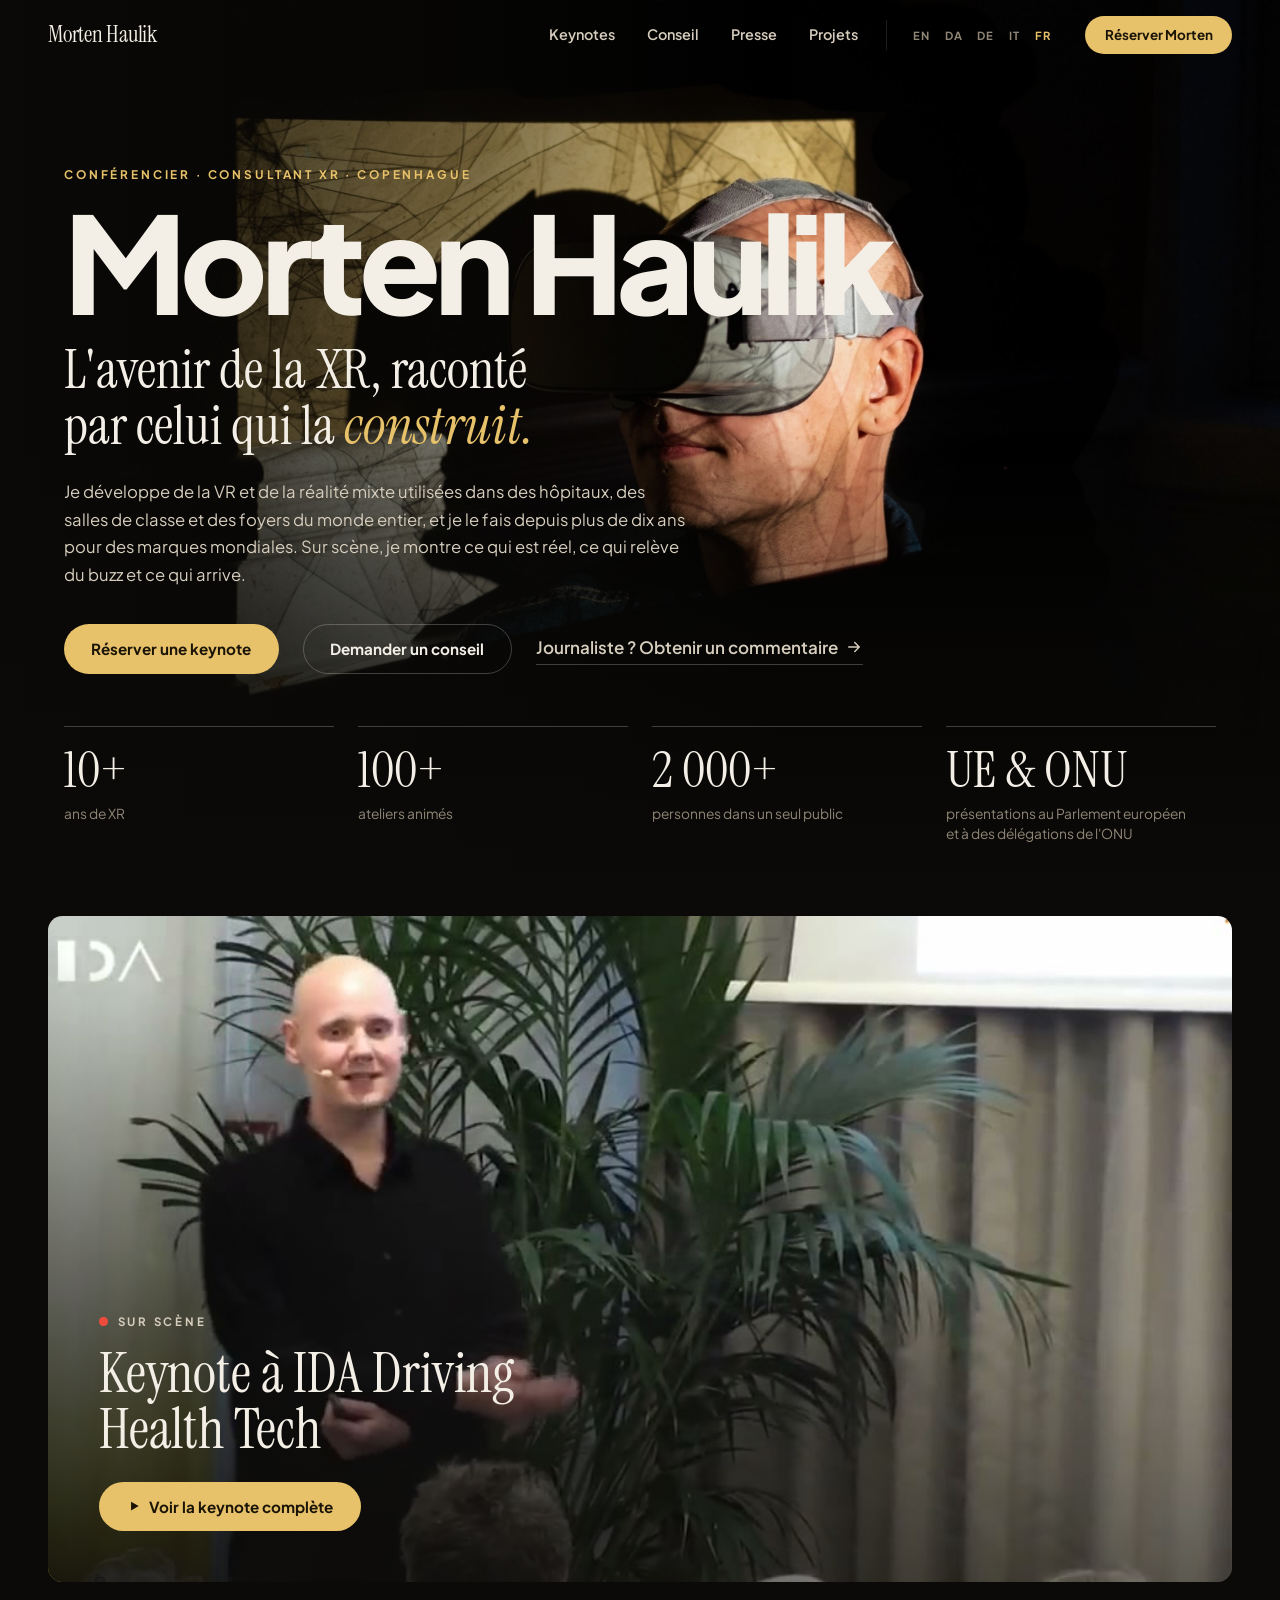
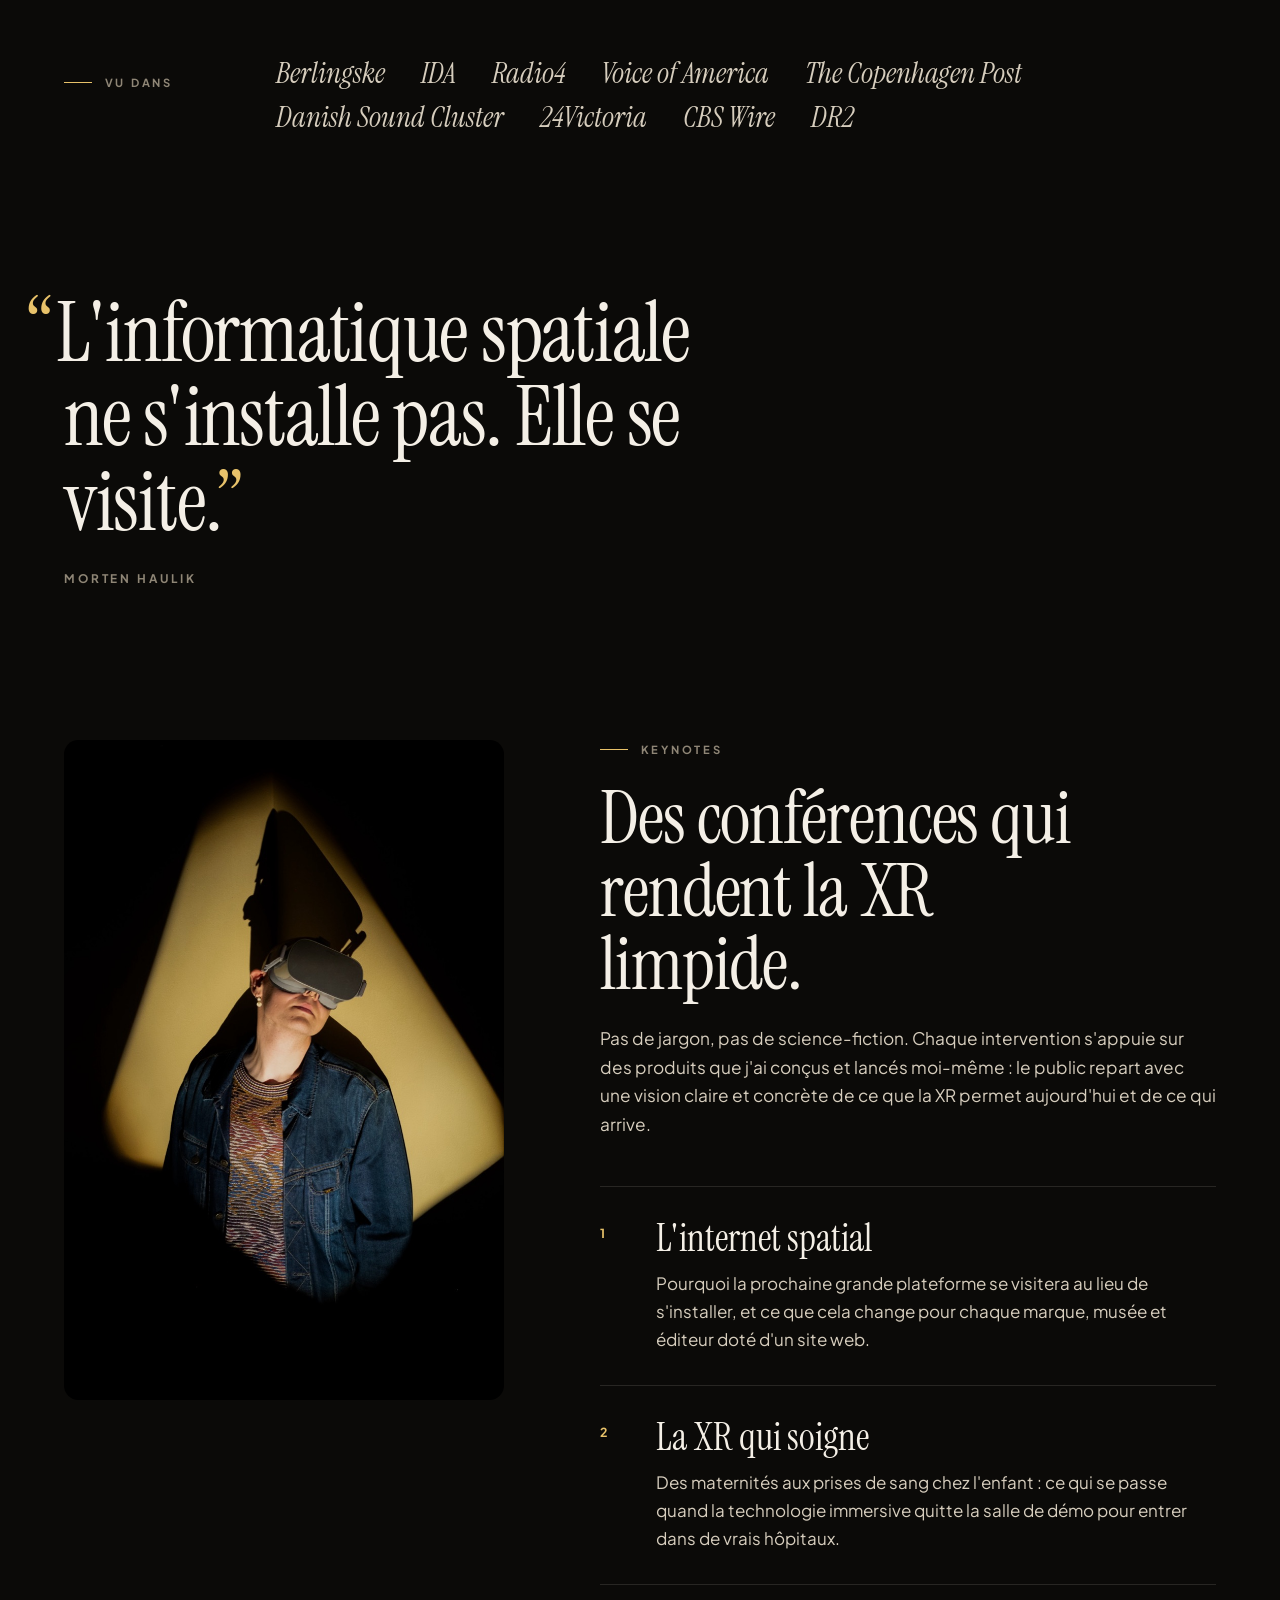
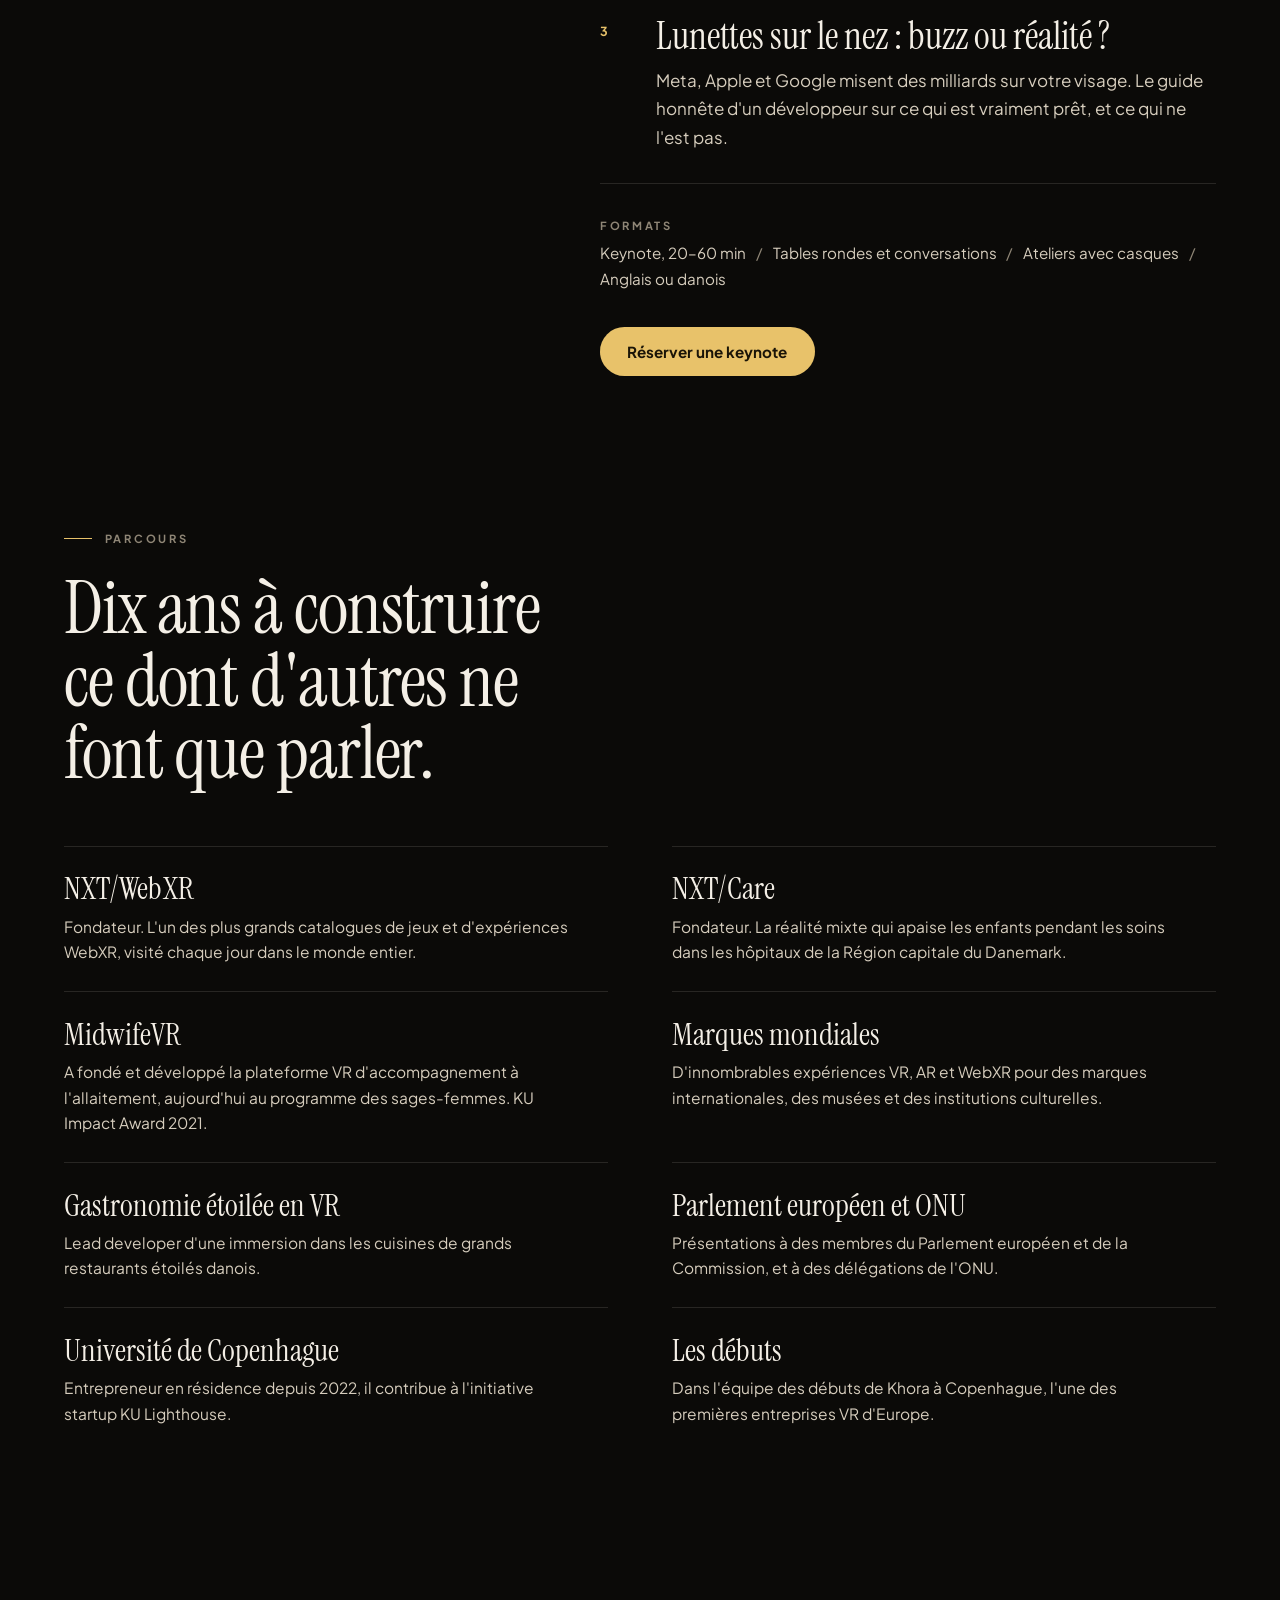
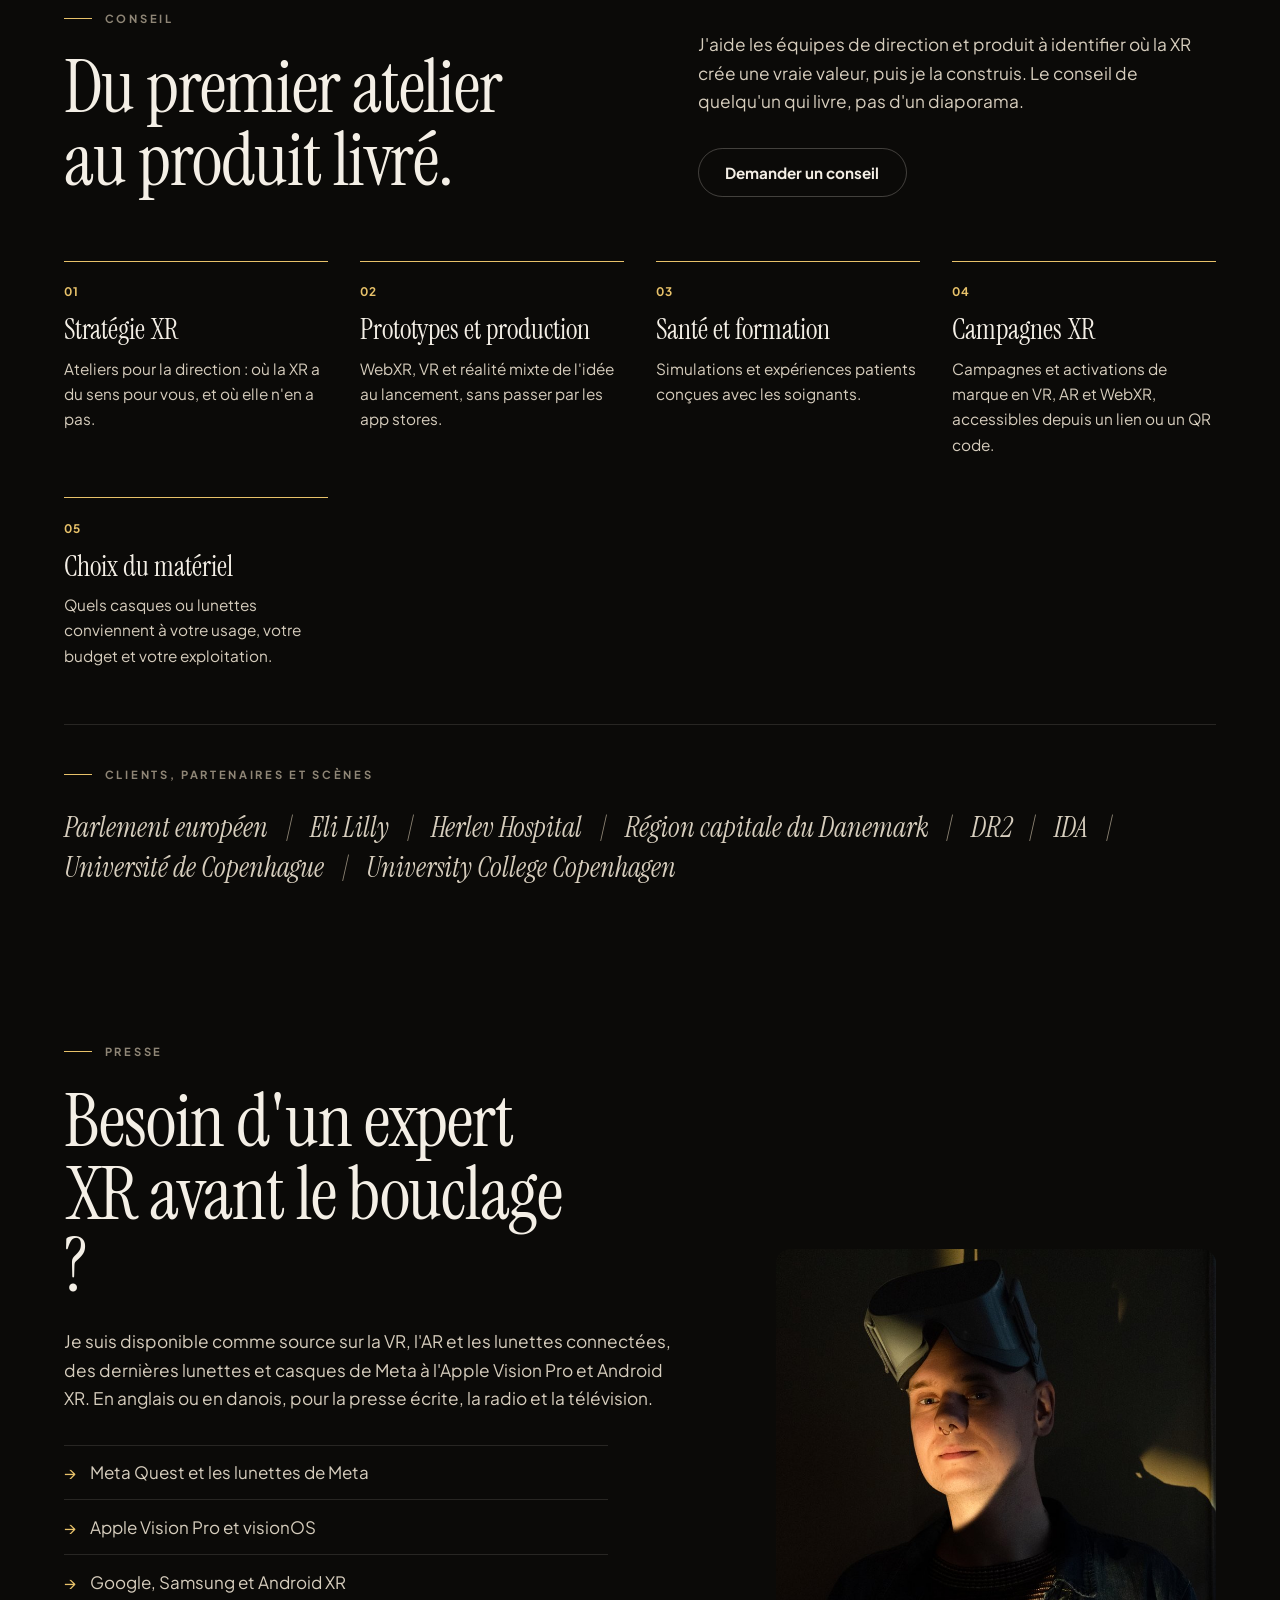
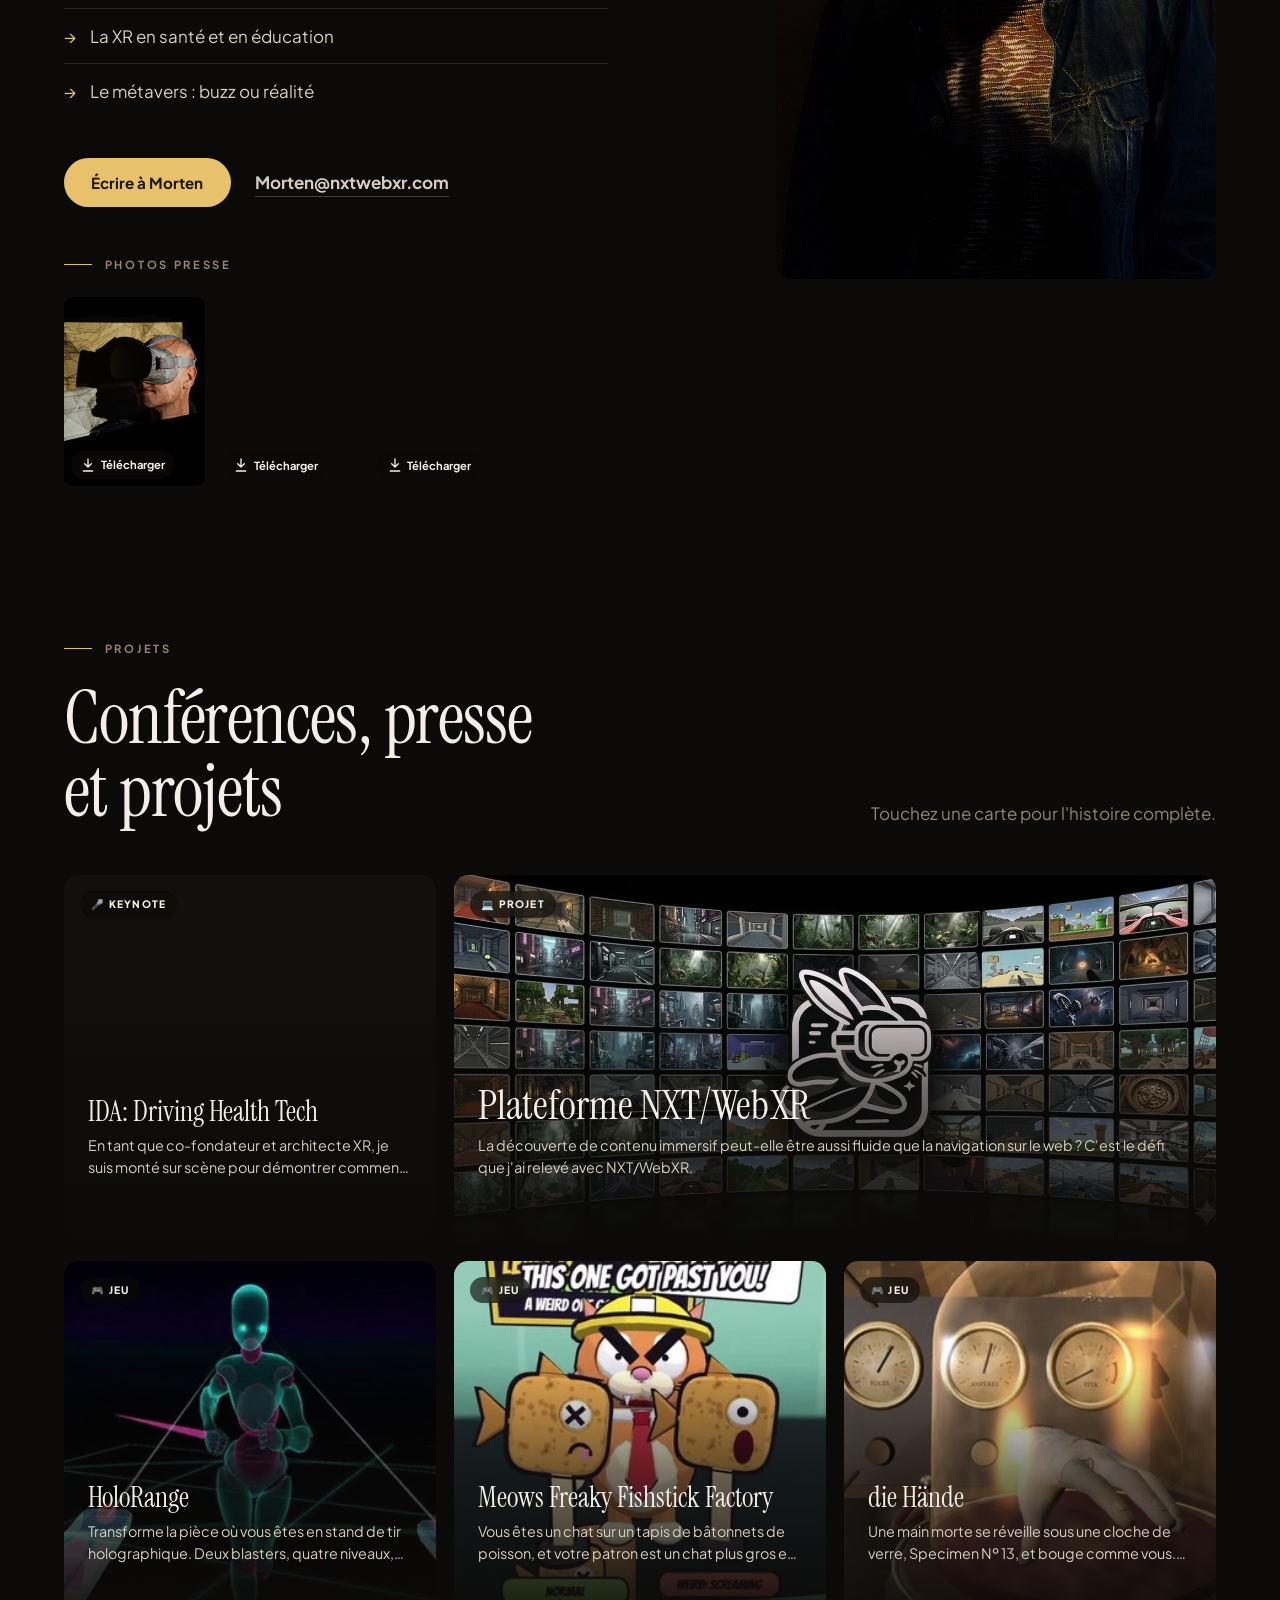
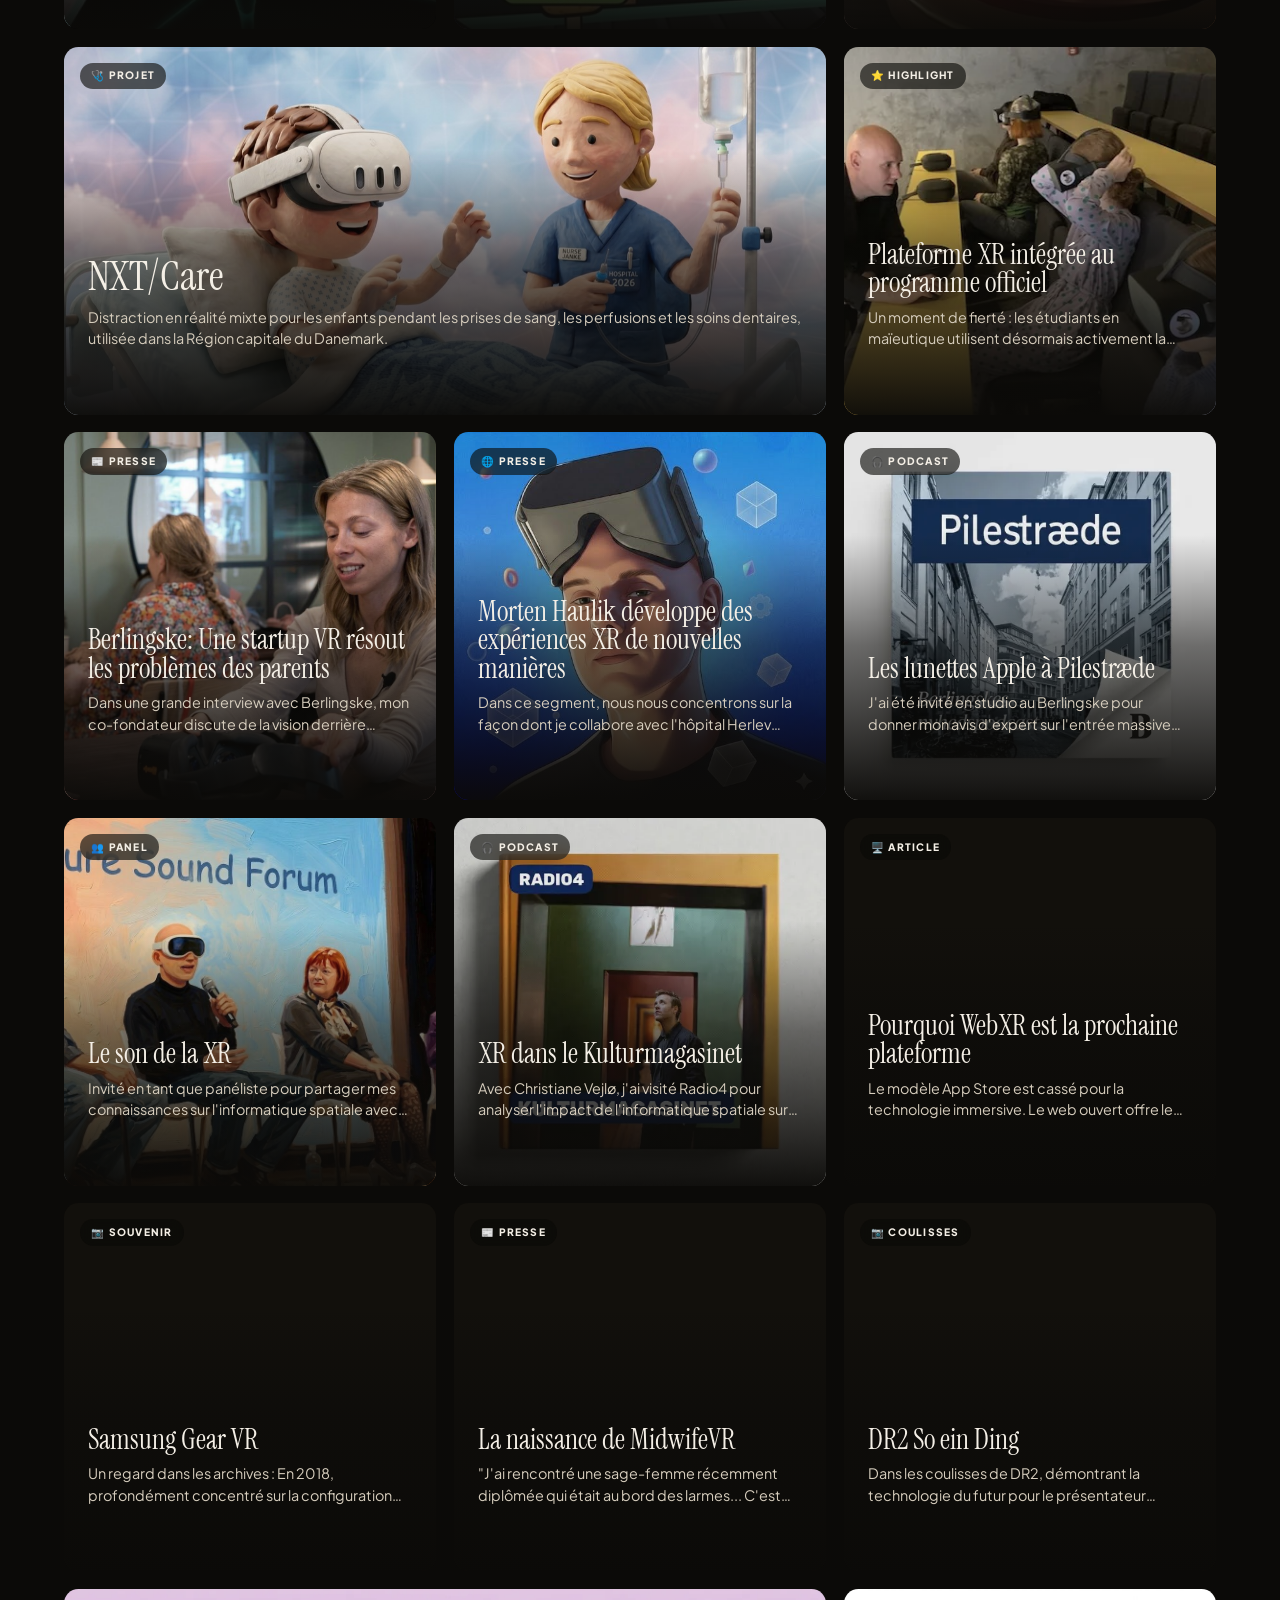
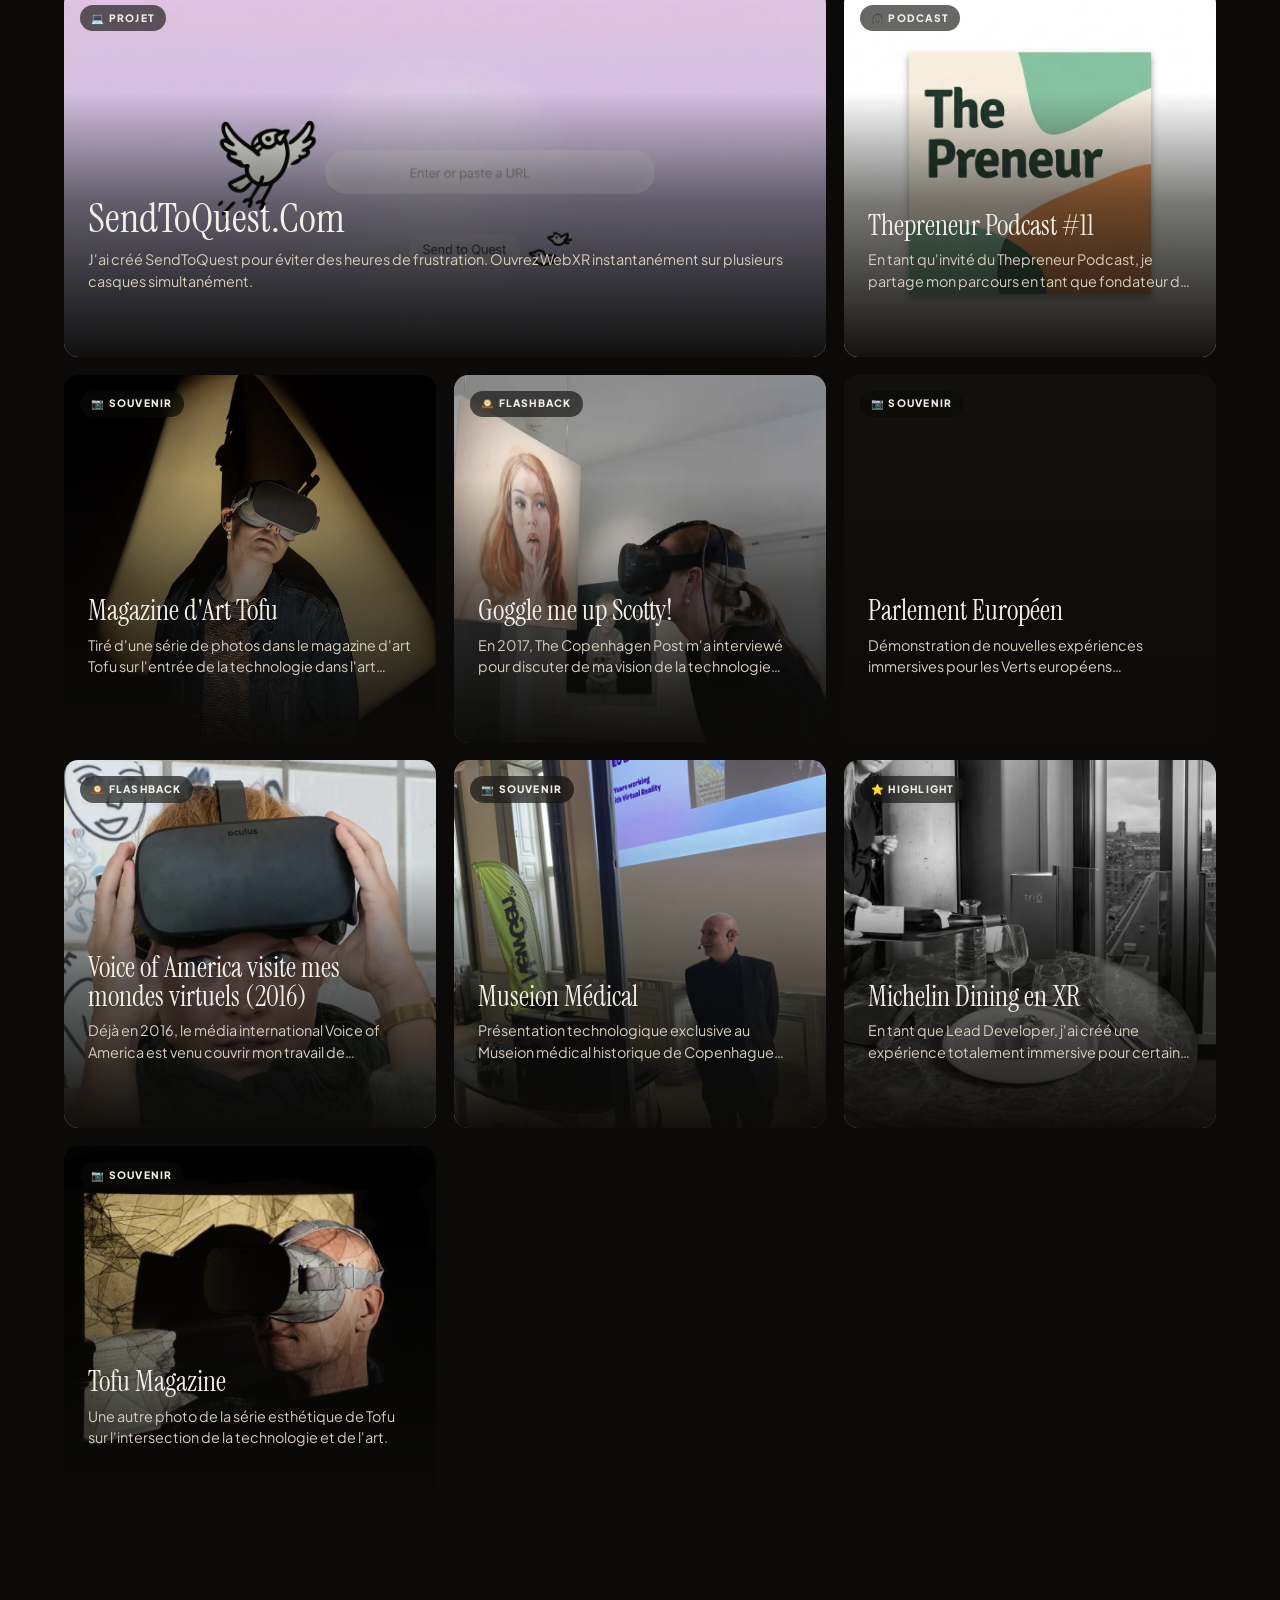
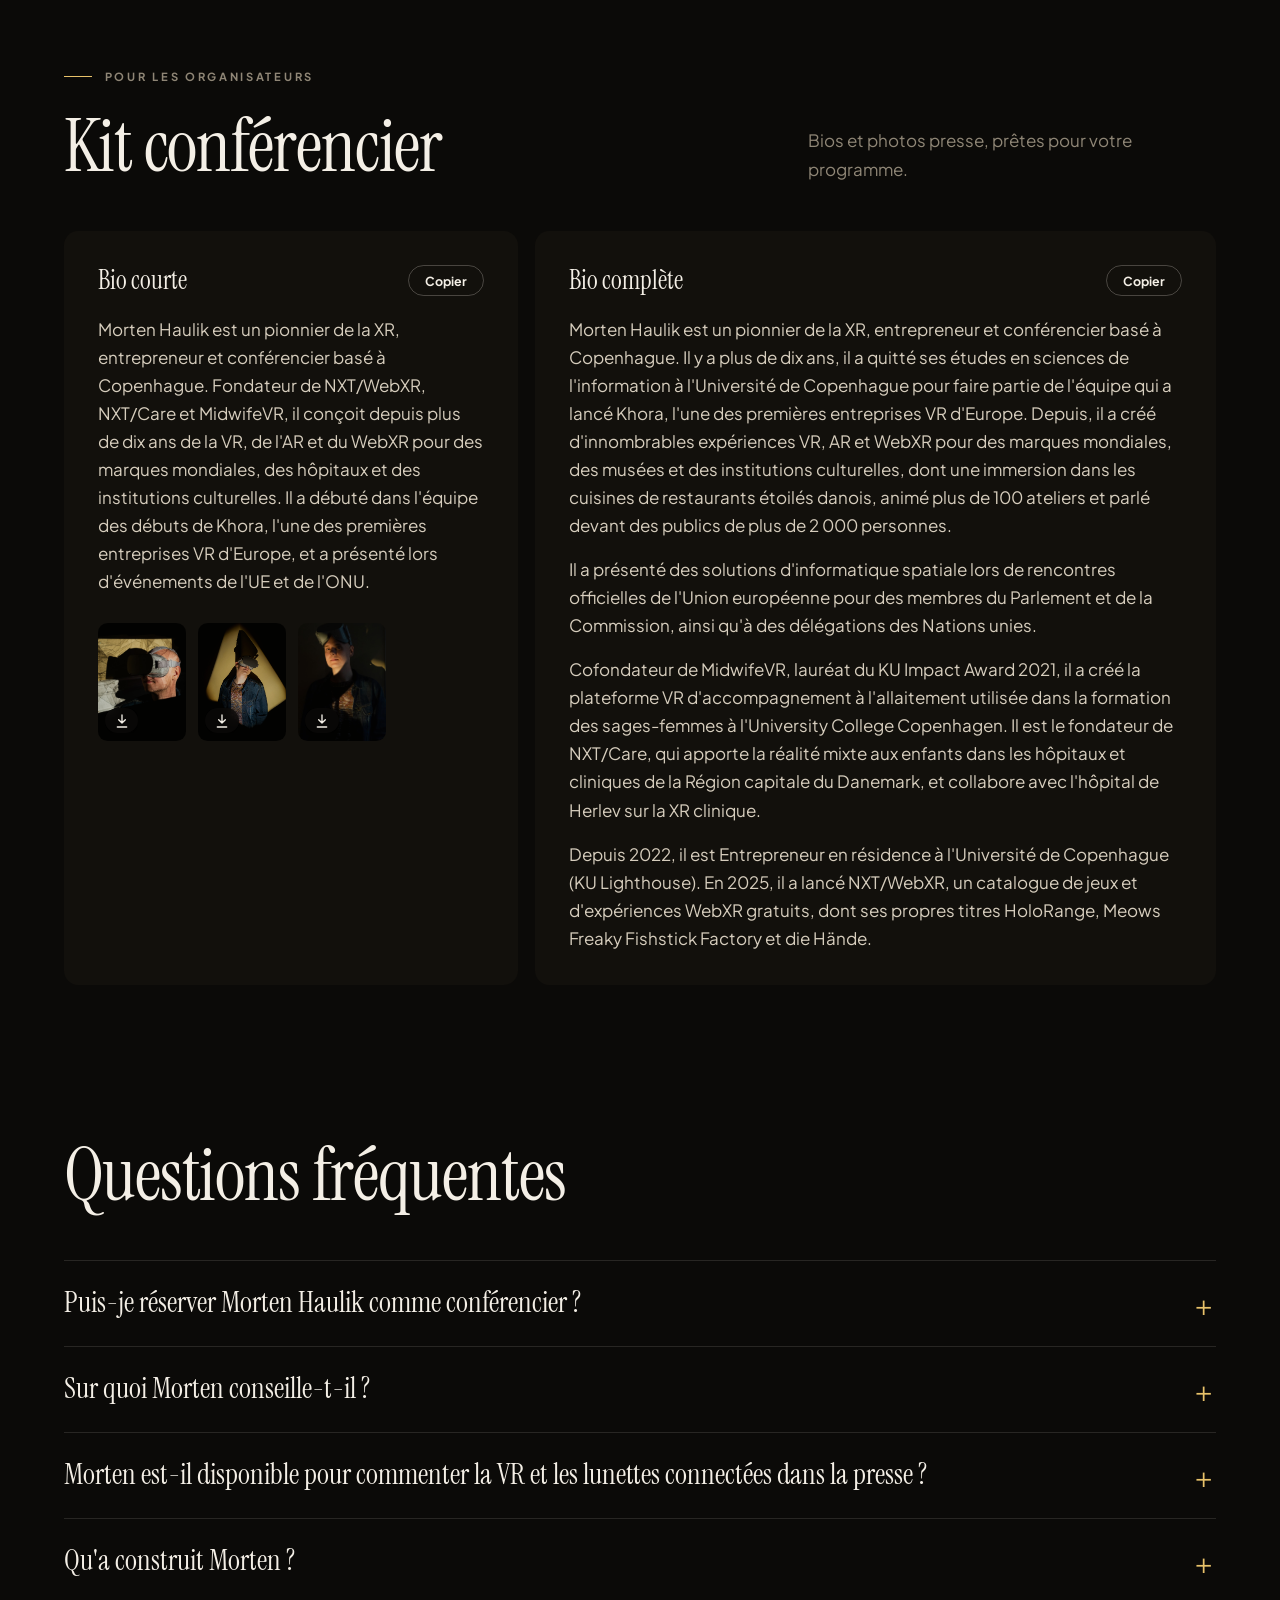
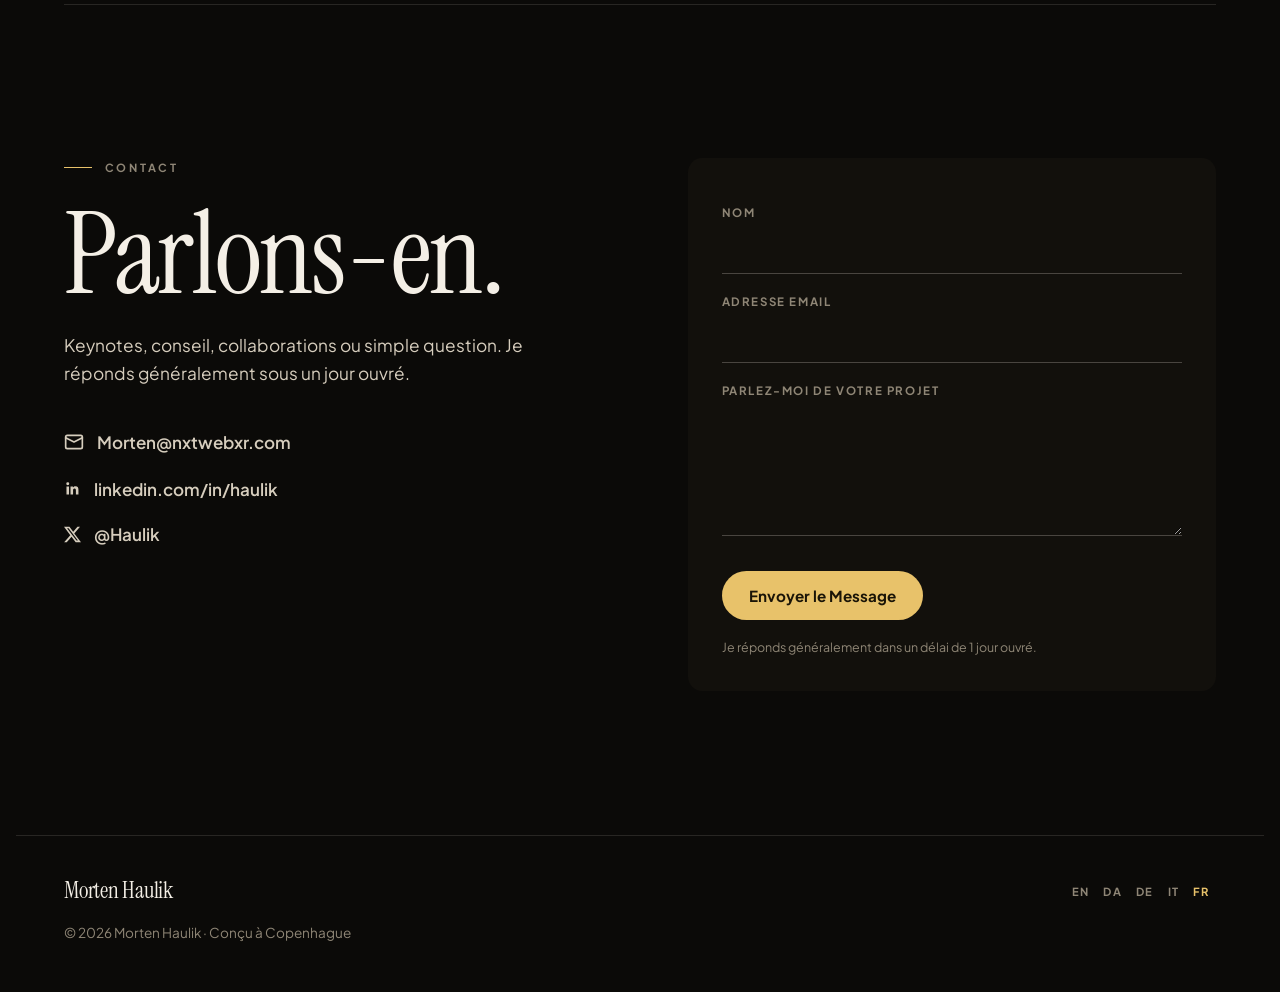
<file: fr/index.html>
<!DOCTYPE html>
<html lang="fr">
<head>
<meta charset="UTF-8">
<meta name="viewport" content="width=device-width, initial-scale=1.0">
<!-- Generated by build.js from data.js. Edit data.js, then run: node build.js -->
<title>Morten Haulik | Conférencier Informatique Spatiale &amp; Consultant XR</title>
<meta name="description" content="Pionnier de l'informatique spatiale basé à Copenhague et fondateur de NXT/WebXR. Keynotes sur la XR, la VR et l'internet spatial, et conseil en stratégie XR et WebXR.">
<meta name="author" content="Morten Haulik">
<meta name="msvalidate.01" content="564019357C022278ED65C98A58C0D8C8">
<meta name="robots" content="index, follow, max-image-preview:large, max-snippet:-1">
<meta name="theme-color" content="#0b0a08">
<meta name="color-scheme" content="dark">
<link rel="canonical" href="https://www.mortenhaulik.com/fr/">
<link rel="alternate" hreflang="en" href="https://www.mortenhaulik.com/">
<link rel="alternate" hreflang="da" href="https://www.mortenhaulik.com/da/">
<link rel="alternate" hreflang="de" href="https://www.mortenhaulik.com/de/">
<link rel="alternate" hreflang="it" href="https://www.mortenhaulik.com/it/">
<link rel="alternate" hreflang="fr" href="https://www.mortenhaulik.com/fr/">
<link rel="alternate" hreflang="x-default" href="https://www.mortenhaulik.com/">

<meta property="og:type" content="profile">
<meta property="og:site_name" content="Morten Haulik">
<meta property="og:title" content="Morten Haulik | Conférencier Informatique Spatiale &amp; Consultant XR">
<meta property="og:description" content="Pionnier de l'informatique spatiale basé à Copenhague et fondateur de NXT/WebXR. Keynotes sur la XR, la VR et l'internet spatial, et conseil en stratégie XR et WebXR.">
<meta property="og:url" content="https://www.mortenhaulik.com/fr/">
<meta property="og:image" content="https://www.mortenhaulik.com/og-image.jpg">
<meta property="og:image:width" content="1200">
<meta property="og:image:height" content="630">
<meta property="og:image:alt" content="Morten Haulik, keynote speaker and XR consultant">
<meta property="profile:first_name" content="Morten">
<meta property="profile:last_name" content="Haulik">
<meta property="og:locale" content="fr_FR">
<meta property="og:locale:alternate" content="en_US">
<meta property="og:locale:alternate" content="da_DK">
<meta property="og:locale:alternate" content="de_DE">
<meta property="og:locale:alternate" content="it_IT">
<meta name="twitter:card" content="summary_large_image">
<meta name="twitter:site" content="@Haulik">
<meta name="twitter:creator" content="@Haulik">
<meta name="twitter:title" content="Morten Haulik | Conférencier Informatique Spatiale &amp; Consultant XR">
<meta name="twitter:description" content="Pionnier de l'informatique spatiale basé à Copenhague et fondateur de NXT/WebXR. Keynotes sur la XR, la VR et l'internet spatial, et conseil en stratégie XR et WebXR.">
<meta name="twitter:image" content="https://www.mortenhaulik.com/og-image.jpg">
<meta name="twitter:image:alt" content="Morten Haulik, keynote speaker and XR consultant">

<link rel="icon" href="data:image/svg+xml,<svg xmlns='http://www.w3.org/2000/svg' viewBox='0 0 100 100'><rect width='100' height='100' rx='22' fill='%230b0a08'/><text x='50' y='68' font-family='Arial' font-weight='700' font-size='52' text-anchor='middle' fill='%23e8c26a'>MH</text></svg>">
<link rel="preconnect" href="https://fonts.googleapis.com">
<link rel="preconnect" href="https://fonts.gstatic.com" crossorigin>
<link href="https://fonts.googleapis.com/css2?family=Instrument+Serif:ital@0;1&family=Permanent+Marker&family=Plus+Jakarta+Sans:wght@400;500;600;700;800&display=swap" rel="stylesheet">
<link rel="preload" as="image" href="/img/hero.jpg" imagesrcset="/img/hero-1100.jpg 1100w, /img/hero.jpg 2000w" imagesizes="100vw">
<link rel="stylesheet" href="/style.css?v=607e606b">
<script>document.documentElement.classList.add('js');setTimeout(()=>document.querySelectorAll('.reveal').forEach(e=>e.classList.add('in')),2500)</script>
<script type="application/ld+json">
{
 "@context": "https://schema.org",
 "@graph": [
  {
   "@type": "WebSite",
   "@id": "https://www.mortenhaulik.com/#website",
   "url": "https://www.mortenhaulik.com/",
   "name": "Morten Haulik",
   "publisher": {
    "@id": "https://www.mortenhaulik.com/#person"
   },
   "inLanguage": [
    "en",
    "da",
    "de",
    "it",
    "fr"
   ]
  },
  {
   "@type": "ProfilePage",
   "@id": "https://www.mortenhaulik.com/fr/#profilepage",
   "url": "https://www.mortenhaulik.com/fr/",
   "name": "Morten Haulik | Conférencier Informatique Spatiale & Consultant XR",
   "description": "Pionnier de l'informatique spatiale basé à Copenhague et fondateur de NXT/WebXR. Keynotes sur la XR, la VR et l'internet spatial, et conseil en stratégie XR et WebXR.",
   "isPartOf": {
    "@id": "https://www.mortenhaulik.com/#website"
   },
   "mainEntity": {
    "@id": "https://www.mortenhaulik.com/#person"
   },
   "primaryImageOfPage": "https://www.mortenhaulik.com/og-image.jpg",
   "dateModified": "2026-11-09",
   "inLanguage": "fr"
  },
  {
   "@type": "Person",
   "@id": "https://www.mortenhaulik.com/#person",
   "name": "Morten Haulik",
   "givenName": "Morten",
   "familyName": "Haulik",
   "jobTitle": [
    "Keynote Speaker",
    "XR Consultant",
    "Founder of NXT/WebXR and NXT/Care"
   ],
   "url": "https://www.mortenhaulik.com/",
   "image": [
    "https://www.mortenhaulik.com/press/morten-haulik-3.jpg",
    "https://www.mortenhaulik.com/press/morten-haulik-1.jpg",
    "https://www.mortenhaulik.com/press/morten-haulik-2.jpg"
   ],
   "email": "mailto:Morten@nxtwebxr.com",
   "sameAs": [
    "https://www.linkedin.com/in/haulik",
    "https://x.com/Haulik"
   ],
   "address": {
    "@type": "PostalAddress",
    "addressLocality": "Copenhagen",
    "addressCountry": "DK"
   },
   "knowsLanguage": [
    "da",
    "en"
   ],
   "alumniOf": {
    "@type": "CollegeOrUniversity",
    "name": "University of Copenhagen",
    "url": "https://www.ku.dk/"
   },
   "affiliation": {
    "@type": "Organization",
    "name": "KU Lighthouse, University of Copenhagen",
    "url": "https://lighthouse.ku.dk/"
   },
   "award": "KU Impact Award 2021 (MidwifeVR)",
   "founder": [
    {
     "@id": "https://www.nxtwebxr.com/#organization"
    },
    {
     "@id": "https://nxtcare.eu/#organization"
    }
   ],
   "description": "Morten Haulik is a Copenhagen-based XR pioneer, founder and keynote speaker. He is the founder of NXT/WebXR, NXT/Care and MidwifeVR, and for more than a decade he has built VR, AR and WebXR for global brands, hospitals and cultural institutions. He began his career on the early team at Khora, one of Europe's first VR companies, and has presented at EU and UN gatherings.",
   "knowsAbout": [
    "Spatial Computing",
    "Extended Reality (XR)",
    "Virtual Reality",
    "Augmented Reality",
    "Mixed Reality",
    "Smart Glasses",
    "WebXR",
    "Spatial Internet",
    "XR Strategy",
    "Healthcare XR",
    "VR Training",
    "Apple Vision Pro",
    "Meta Quest",
    "Meta smart glasses",
    "Android XR",
    "Hand tracking",
    "Game development",
    "XR Marketing",
    "VR Advertising",
    "AR Campaigns",
    "Brand Activations",
    "Immersive Experiences",
    "Experiential Marketing"
   ],
   "contactPoint": [
    {
     "@type": "ContactPoint",
     "contactType": "speaking inquiries",
     "email": "Morten@nxtwebxr.com",
     "url": "https://www.mortenhaulik.com/fr/#booking",
     "availableLanguage": [
      "English",
      "Danish"
     ]
    },
    {
     "@type": "ContactPoint",
     "contactType": "consulting",
     "email": "Morten@nxtwebxr.com",
     "url": "https://www.mortenhaulik.com/fr/#contact",
     "availableLanguage": [
      "English",
      "Danish"
     ]
    },
    {
     "@type": "ContactPoint",
     "contactType": "press",
     "email": "Morten@nxtwebxr.com",
     "availableLanguage": [
      "English",
      "Danish"
     ]
    }
   ],
   "subjectOf": [
    {
     "@type": "CreativeWork",
     "name": "Morten Haulik in Berlingske",
     "url": "https://www.berlingske.dk/indland/stort-problem-blandt-nybagte-foraeldre-kan-afhjaelpes-startup-kommer-med-loesning"
    },
    {
     "@type": "CreativeWork",
     "name": "Morten Haulik in IDA",
     "url": "https://videos.ida.dk/media/Virtual+Reality+og+Amning%3A+En+innovativ+tilgang+med+MidwifeVR++Morten+Haulik%2C+Co-founder+og+VR+ekspert+og+Sofie+Bonde+Alsen%2C+jordemoder+og+Digital+Designer/1_bb9dwkxp"
    },
    {
     "@type": "CreativeWork",
     "name": "Morten Haulik in Radio4",
     "url": "https://radio4.dk/podcasts/kraes/rolf-s-rensen-elsker-ny-dokumentar-om-tour-de-fran"
    },
    {
     "@type": "CreativeWork",
     "name": "Morten Haulik in Voice of America",
     "url": "https://learningenglish.voanews.com/amp/a-visit-to-the-virtual-world/3618990.html"
    },
    {
     "@type": "CreativeWork",
     "name": "Morten Haulik in The Copenhagen Post",
     "url": "https://cphpost.dk/2017-07-02/news/goggle-me-up-scotty-this-is-the-final-frontier/"
    },
    {
     "@type": "CreativeWork",
     "name": "Morten Haulik in Danish Sound Cluster",
     "url": "https://danishsoundcluster.dk/the-future-sound-forum/"
    },
    {
     "@type": "CreativeWork",
     "name": "Morten Haulik in 24Victoria",
     "url": "https://24victoria.dk/artificial-and-intelligence-deep-tech/udvikler-xr-oplevelser-morten-haulik"
    },
    {
     "@type": "CreativeWork",
     "name": "Morten Haulik in CBS Wire",
     "url": "https://cbswire.dk/healthy-glove-gaming-misoballs-and-a-virtual-midwife/"
    }
   ],
   "worksFor": [
    {
     "@id": "https://www.nxtwebxr.com/#organization"
    },
    {
     "@id": "https://nxtcare.eu/#organization"
    }
   ]
  },
  {
   "@type": "Organization",
   "@id": "https://www.nxtwebxr.com/#organization",
   "name": "NXT/WebXR",
   "url": "https://www.nxtwebxr.com/",
   "foundingDate": "2025",
   "founder": {
    "@id": "https://www.mortenhaulik.com/#person"
   },
   "description": "A catalogue of free WebXR games and experiences, opened straight from the headset browser."
  },
  {
   "@type": "Organization",
   "@id": "https://nxtcare.eu/#organization",
   "name": "NXT/Care",
   "url": "https://nxtcare.eu/",
   "founder": {
    "@id": "https://www.mortenhaulik.com/#person"
   },
   "areaServed": "DK",
   "description": "Mixed-reality distraction for children during blood tests, IV placement and dental visits in hospitals and clinics."
  },
  {
   "@type": "Service",
   "@id": "https://www.mortenhaulik.com/#keynotes",
   "name": "Keynote speaking on XR, VR, mixed reality and smart glasses",
   "serviceType": "Keynote speaker",
   "provider": {
    "@id": "https://www.mortenhaulik.com/#person"
   },
   "areaServed": "Europe",
   "audience": {
    "@type": "BusinessAudience",
    "audienceType": "Conference organisers, corporate events, universities, public sector"
   },
   "availableLanguage": [
    "English",
    "Danish"
   ],
   "description": "No buzzwords, no science fiction. Every talk is built on products I have designed and shipped myself, so audiences leave with a clear, grounded picture of what XR can do today and what is coming next.",
   "hasOfferCatalog": {
    "@type": "OfferCatalog",
    "name": "Keynote topics",
    "itemListElement": [
     {
      "@type": "Offer",
      "itemOffered": {
       "@type": "Service",
       "name": "The Spatial Internet",
       "description": "Why the next big platform will be visited, not installed, and what that means for every brand, museum and publisher with a website."
      }
     },
     {
      "@type": "Offer",
      "itemOffered": {
       "@type": "Service",
       "name": "XR That Heals",
       "description": "From maternity wards to children's blood tests: what happens when immersive tech leaves the demo room and enters real hospitals."
      }
     },
     {
      "@type": "Offer",
      "itemOffered": {
       "@type": "Service",
       "name": "Glasses On: Hype vs. Reality",
       "description": "Meta, Apple and Google are betting billions on your face. A builder's honest guide to what is actually ready, and what isn't."
      }
     }
    ]
   },
   "potentialAction": {
    "@type": "ReserveAction",
    "target": "https://www.mortenhaulik.com/#booking"
   }
  },
  {
   "@type": "Service",
   "@id": "https://www.mortenhaulik.com/#consulting",
   "name": "XR strategy and WebXR consulting",
   "serviceType": "XR consulting",
   "provider": {
    "@id": "https://www.mortenhaulik.com/#person"
   },
   "areaServed": "Europe",
   "description": "I help leadership and product teams find where XR creates real value, then build it. Advice from someone who ships, not from a slide deck.",
   "hasOfferCatalog": {
    "@type": "OfferCatalog",
    "name": "Consulting services",
    "itemListElement": [
     {
      "@type": "Offer",
      "itemOffered": {
       "@type": "Service",
       "name": "XR strategy",
       "description": "Leadership workshops: where XR makes sense for you, and where it doesn't."
      }
     },
     {
      "@type": "Offer",
      "itemOffered": {
       "@type": "Service",
       "name": "Prototypes & production",
       "description": "WebXR, VR and mixed reality from idea to launch, without app store bottlenecks."
      }
     },
     {
      "@type": "Offer",
      "itemOffered": {
       "@type": "Service",
       "name": "Healthcare & training",
       "description": "Simulations and patient experiences built together with clinicians."
      }
     },
     {
      "@type": "Offer",
      "itemOffered": {
       "@type": "Service",
       "name": "XR campaigns",
       "description": "VR, AR and WebXR campaigns and brand activations that open from a link or QR code."
      }
     },
     {
      "@type": "Offer",
      "itemOffered": {
       "@type": "Service",
       "name": "Hardware choices",
       "description": "Which headsets or glasses fit your use case, budget and operations."
      }
     }
    ]
   },
   "potentialAction": {
    "@type": "CommunicateAction",
    "target": "https://www.mortenhaulik.com/#contact"
   }
  },
  {
   "@type": "Service",
   "@id": "https://www.mortenhaulik.com/#marketing",
   "name": "XR marketing and immersive advertising campaigns",
   "serviceType": "XR marketing",
   "provider": {
    "@id": "https://www.mortenhaulik.com/#person"
   },
   "areaServed": "Europe",
   "url": "https://www.mortenhaulik.com/xr-marketing-campaigns/",
   "description": "VR, AR and WebXR campaigns and brand activations that open from a link or QR code, from concept to launch."
  },
  {
   "@type": "VideoGame",
   "name": "HoloRange",
   "url": "https://www.nxtwebxr.com/holorange/",
   "description": "Turns the room you are standing in into a hologram shooting range. Dual-wield blasters, clear four stages, then face the Colossus.",
   "image": "https://www.mortenhaulik.com/game-holorange.jpg",
   "genre": [
    "Shooter",
    "Mixed reality"
   ],
   "gamePlatform": [
    "WebXR",
    "Meta Quest Browser",
    "Pico Browser"
   ],
   "isAccessibleForFree": true,
   "author": {
    "@id": "https://www.mortenhaulik.com/#person"
   },
   "publisher": {
    "@id": "https://www.nxtwebxr.com/#organization"
   }
  },
  {
   "@type": "VideoGame",
   "name": "Meows Freaky Fishstick Factory",
   "url": "https://www.nxtwebxr.com/fishstickfactory/",
   "description": "You are a cat on a fish stick conveyor belt, and your boss is a bigger, angrier cat. Swat only the weird ones.",
   "image": "https://www.mortenhaulik.com/game-fishstick.jpg",
   "genre": [
    "Arcade",
    "Mixed reality"
   ],
   "gamePlatform": [
    "WebXR",
    "Meta Quest Browser",
    "Pico Browser"
   ],
   "isAccessibleForFree": true,
   "author": {
    "@id": "https://www.mortenhaulik.com/#person"
   },
   "publisher": {
    "@id": "https://www.nxtwebxr.com/#organization"
   }
  },
  {
   "@type": "VideoGame",
   "name": "die Hände",
   "url": "https://www.nxtwebxr.com/diehaende/",
   "description": "A dead hand wakes under glass, Specimen Nº 13, and moves as you move. Set it free, and see how long it keeps obeying.",
   "image": "https://www.mortenhaulik.com/game-diehaende.jpg",
   "genre": [
    "Horror",
    "Mixed reality"
   ],
   "gamePlatform": [
    "WebXR",
    "Meta Quest Browser",
    "Pico Browser"
   ],
   "isAccessibleForFree": true,
   "author": {
    "@id": "https://www.mortenhaulik.com/#person"
   },
   "publisher": {
    "@id": "https://www.nxtwebxr.com/#organization"
   }
  },
  {
   "@type": "FAQPage",
   "@id": "https://www.mortenhaulik.com/fr/#faq",
   "inLanguage": "fr",
   "mainEntity": [
    {
     "@type": "Question",
     "name": "Puis-je réserver Morten Haulik comme conférencier ?",
     "acceptedAnswer": {
      "@type": "Answer",
      "text": "Oui. Morten donne des keynotes, tables rondes et ateliers sur la XR, la VR, la réalité mixte et les lunettes connectées pour des conférences, entreprises et universités dans toute l'Europe, en anglais ou en danois. Utilisez le formulaire de réservation ou écrivez à Morten@nxtwebxr.com."
     }
    },
    {
     "@type": "Question",
     "name": "Sur quoi Morten conseille-t-il ?",
     "acceptedAnswer": {
      "@type": "Answer",
      "text": "Stratégie XR, développement WebXR, VR et réalité mixte, simulations pour la santé et la formation, et choix du matériel, du premier atelier au produit livré."
     }
    },
    {
     "@type": "Question",
     "name": "Morten est-il disponible pour commenter la VR et les lunettes connectées dans la presse ?",
     "acceptedAnswer": {
      "@type": "Answer",
      "text": "Oui. Les journalistes peuvent le joindre pour un commentaire d'expert sur Meta Quest, les lunettes de Meta, l'Apple Vision Pro et Android XR à Morten@nxtwebxr.com."
     }
    },
    {
     "@type": "Question",
     "name": "Qu'a construit Morten ?",
     "acceptedAnswer": {
      "@type": "Answer",
      "text": "Il a fondé NXT/WebXR (l'un des plus grands catalogues de jeux WebXR, dont ses propres HoloRange, Meows Freaky Fishstick Factory et die Hände), NXT/Care (réalité mixte pour les enfants à l'hôpital) et MidwifeVR (KU Impact Award 2021). En plus de dix ans, il a créé d'innombrables expériences VR, AR et WebXR pour des marques mondiales, des musées et des institutions culturelles, dont une expérience VR avec des restaurants étoilés danois, et a présenté au Parlement européen. Sa carrière a débuté dans l'équipe des débuts de Khora, l'une des premières entreprises VR d'Europe."
     }
    }
   ]
  }
 ]
}
</script>
</head>
<body>
<a class="skip" href="#main">Aller au contenu</a>

<header class="topbar" id="top">
  <a class="wordmark" href="/fr/">Morten Haulik</a>
  <nav class="topnav" aria-label="Main">
    <a href="/fr/#speaking">Keynotes</a>
    <a href="/fr/#consulting">Conseil</a>
    <a href="/fr/#press">Presse</a>
    <a href="/fr/#work">Projets</a>
  </nav>
  <nav class="langs" aria-label="Langue"><a href="/" hreflang="en" lang="en" data-lang="en" title="English">EN</a><a href="/da/" hreflang="da" lang="da" data-lang="da" title="Dansk">DA</a><a href="/de/" hreflang="de" lang="de" data-lang="de" title="Deutsch">DE</a><a href="/it/" hreflang="it" lang="it" data-lang="it" title="Italiano">IT</a><a href="/fr/" hreflang="fr" lang="fr" data-lang="fr" aria-current="page" title="Français">FR</a></nav>
  <button class="btn btn-gold btn-sm" type="button" data-open-booking>Réserver Morten</button>
</header>

<main id="main">

  <section class="hero" aria-labelledby="hero-title">
    <picture class="hero-media">
      <img src="/img/hero.jpg" srcset="/img/hero-1100.jpg 1100w, /img/hero.jpg 2000w" sizes="100vw"
        alt="Morten Haulik wearing a VR headset, lit by projected light" width="2000" height="1333" fetchpriority="high">
    </picture>
    <div class="hero-inner">
      <p class="eyebrow">Conférencier · Consultant XR · Copenhague</p>
      <h1 id="hero-title">Morten Haulik</h1>
      <p class="tagline">L'avenir de la XR, raconté par celui qui la <em>construit.</em></p>
      <p class="hero-sub">Je développe de la VR et de la réalité mixte utilisées dans des hôpitaux, des salles de classe et des foyers du monde entier, et je le fais depuis plus de dix ans pour des marques mondiales. Sur scène, je montre ce qui est réel, ce qui relève du buzz et ce qui arrive.</p>
      <div class="hero-ctas">
        <button class="btn btn-gold" type="button" data-open-booking>Réserver une keynote</button>
        <a class="btn btn-line" href="#contact">Demander un conseil</a>
        <a class="text-link" href="#press">Journaliste ? Obtenir un commentaire <svg width="18" height="18" viewBox="0 0 24 24" fill="none" stroke="currentColor" stroke-width="2" stroke-linecap="round" stroke-linejoin="round" aria-hidden="true"><path d="M5 12h14M13 6l6 6-6 6"/></svg></a>
      </div>
    </div>
    <dl class="stats">
      <div><dt>10+</dt><dd>ans de XR</dd></div>
      <div><dt>100+</dt><dd>ateliers animés</dd></div>
      <div><dt>2 000+</dt><dd>personnes dans un seul public</dd></div>
      <div><dt>UE &amp; ONU</dt><dd>présentations au Parlement européen et à des délégations de l'ONU</dd></div>
    </dl>
  </section>

  <section class="reel" aria-labelledby="reel-title">
    <div class="reel-frame">
      <video data-src="/Mortenhjemmeside.mp4" poster="/img/ida-poster.jpg" muted loop playsinline preload="none" aria-hidden="true"></video>
      <div class="reel-cap">
        <p class="kicker"><span class="live"></span>Sur scène</p>
        <h2 id="reel-title">Keynote à IDA Driving Health Tech</h2>
        <a class="btn btn-gold" href="https://videos.ida.dk/media/Virtual+Reality+og+Amning%3A+En+innovativ+tilgang+med+MidwifeVR++Morten+Haulik%2C+Co-founder+og+VR+ekspert+og+Sofie+Bonde+Alsen%2C+jordemoder+og+Digital+Designer/1_bb9dwkxp" target="_blank" rel="noopener"><svg width="14" height="14" viewBox="0 0 24 24" fill="currentColor" aria-hidden="true"><path d="M7 4.5v15l13-7.5z"/></svg> Voir la keynote complète</a>
      </div>
    </div>
  </section>

  <section class="featured" aria-label="Vu dans">
    <p class="label">Vu dans</p>
    <ul><li><a href="https://www.berlingske.dk/indland/stort-problem-blandt-nybagte-foraeldre-kan-afhjaelpes-startup-kommer-med-loesning" target="_blank" rel="noopener">Berlingske</a></li><li><a href="https://videos.ida.dk/media/Virtual+Reality+og+Amning%3A+En+innovativ+tilgang+med+MidwifeVR++Morten+Haulik%2C+Co-founder+og+VR+ekspert+og+Sofie+Bonde+Alsen%2C+jordemoder+og+Digital+Designer/1_bb9dwkxp" target="_blank" rel="noopener">IDA</a></li><li><a href="https://radio4.dk/podcasts/kraes/rolf-s-rensen-elsker-ny-dokumentar-om-tour-de-fran" target="_blank" rel="noopener">Radio4</a></li><li><a href="https://learningenglish.voanews.com/amp/a-visit-to-the-virtual-world/3618990.html" target="_blank" rel="noopener">Voice of America</a></li><li><a href="https://cphpost.dk/2017-07-02/news/goggle-me-up-scotty-this-is-the-final-frontier/" target="_blank" rel="noopener">The Copenhagen Post</a></li><li><a href="https://danishsoundcluster.dk/the-future-sound-forum/" target="_blank" rel="noopener">Danish Sound Cluster</a></li><li><a href="https://24victoria.dk/artificial-and-intelligence-deep-tech/udvikler-xr-oplevelser-morten-haulik" target="_blank" rel="noopener">24Victoria</a></li><li><a href="https://cbswire.dk/healthy-glove-gaming-misoballs-and-a-virtual-midwife/" target="_blank" rel="noopener">CBS Wire</a></li><li><span>DR2</span></li></ul>
  </section>

  <section class="statement" aria-label="Morten Haulik">
    <blockquote class="reveal"><p>L'informatique spatiale ne s'installe pas. Elle se visite.</p><cite>Morten Haulik</cite></blockquote>
  </section>

  <section class="speaking block" id="speaking" aria-labelledby="speaking-title">
    <figure class="speaking-photo reveal">
      <img src="/img/speaking.jpg" alt="Morten Haulik in a VR headset under a beam of warm light" width="1300" height="1950" loading="lazy" decoding="async">
    </figure>
    <div class="speaking-body">
      <p class="label reveal">Keynotes</p>
      <h2 id="speaking-title" class="h2 reveal">Des conférences qui rendent la XR limpide.</h2>
      <p class="lede reveal">Pas de jargon, pas de science-fiction. Chaque intervention s'appuie sur des produits que j'ai conçus et lancés moi-même : le public repart avec une vision claire et concrète de ce que la XR permet aujourd'hui et de ce qui arrive.</p>
      <ol class="talks">
        <li class="reveal"><span class="talk-no">1</span><div><h3>L'internet spatial</h3><p>Pourquoi la prochaine grande plateforme se visitera au lieu de s'installer, et ce que cela change pour chaque marque, musée et éditeur doté d'un site web.</p></div></li>
        <li class="reveal"><span class="talk-no">2</span><div><h3>La XR qui soigne</h3><p>Des maternités aux prises de sang chez l'enfant : ce qui se passe quand la technologie immersive quitte la salle de démo pour entrer dans de vrais hôpitaux.</p></div></li>
        <li class="reveal"><span class="talk-no">3</span><div><h3>Lunettes sur le nez : buzz ou réalité ?</h3><p>Meta, Apple et Google misent des milliards sur votre visage. Le guide honnête d'un développeur sur ce qui est vraiment prêt, et ce qui ne l'est pas.</p></div></li>
      </ol>
      <p class="formats reveal"><span>Formats</span> Keynote, 20–60 min <i>/</i> Tables rondes et conversations <i>/</i> Ateliers avec casques <i>/</i> Anglais ou danois</p>
      <div class="row-ctas reveal"><button class="btn btn-gold" type="button" data-open-booking>Réserver une keynote</button></div>
    </div>
  </section>

  <section class="track block" id="track" aria-labelledby="track-title">
    <p class="label reveal">Parcours</p>
    <h2 id="track-title" class="h2 reveal">Dix ans à construire ce dont d'autres ne font que parler.</h2>
    <ol class="track-list">
      <li class="reveal"><h3>NXT/WebXR</h3><p>Fondateur. L'un des plus grands catalogues de jeux et d'expériences WebXR, visité chaque jour dans le monde entier.</p></li>
      <li class="reveal"><h3>NXT/Care</h3><p>Fondateur. La réalité mixte qui apaise les enfants pendant les soins dans les hôpitaux de la Région capitale du Danemark.</p></li>
      <li class="reveal"><h3>MidwifeVR</h3><p>A fondé et développé la plateforme VR d'accompagnement à l'allaitement, aujourd'hui au programme des sages-femmes. KU Impact Award 2021.</p></li>
      <li class="reveal"><h3>Marques mondiales</h3><p>D'innombrables expériences VR, AR et WebXR pour des marques internationales, des musées et des institutions culturelles.</p></li>
      <li class="reveal"><h3>Gastronomie étoilée en VR</h3><p>Lead developer d'une immersion dans les cuisines de grands restaurants étoilés danois.</p></li>
      <li class="reveal"><h3>Parlement européen et ONU</h3><p>Présentations à des membres du Parlement européen et de la Commission, et à des délégations de l'ONU.</p></li>
      <li class="reveal"><h3>Université de Copenhague</h3><p>Entrepreneur en résidence depuis 2022, il contribue à l'initiative startup KU Lighthouse.</p></li>
      <li class="reveal"><h3>Les débuts</h3><p>Dans l'équipe des débuts de Khora à Copenhague, l'une des premières entreprises VR d'Europe.</p></li>
    </ol>
  </section>

  <section class="consulting block" id="consulting" aria-labelledby="consulting-title">
    <div class="split">
      <div>
        <p class="label reveal">Conseil</p>
        <h2 id="consulting-title" class="h2 reveal">Du premier atelier au produit livré.</h2>
      </div>
      <div>
        <p class="lede reveal">J'aide les équipes de direction et produit à identifier où la XR crée une vraie valeur, puis je la construis. Le conseil de quelqu'un qui livre, pas d'un diaporama.</p>
        <div class="row-ctas reveal"><a class="btn btn-line" href="#contact">Demander un conseil</a></div>
        
      </div>
    </div>
    <ol class="offers">
      <li class="reveal"><h3>Stratégie XR</h3><p>Ateliers pour la direction : où la XR a du sens pour vous, et où elle n'en a pas.</p></li>
      <li class="reveal"><h3>Prototypes et production</h3><p>WebXR, VR et réalité mixte de l'idée au lancement, sans passer par les app stores.</p></li>
      <li class="reveal"><h3>Santé et formation</h3><p>Simulations et expériences patients conçues avec les soignants.</p></li>
      <li class="reveal"><h3>Campagnes XR</h3><p>Campagnes et activations de marque en VR, AR et WebXR, accessibles depuis un lien ou un QR code.</p></li>
      <li class="reveal"><h3>Choix du matériel</h3><p>Quels casques ou lunettes conviennent à votre usage, votre budget et votre exploitation.</p></li>
    </ol>
    <div class="partners reveal">
      <p class="label">Clients, partenaires et scènes</p>
      <p class="partner-line">Parlement européen <i>/</i> Eli Lilly <i>/</i> Herlev Hospital <i>/</i> Région capitale du Danemark <i>/</i> DR2 <i>/</i> IDA <i>/</i> Université de Copenhague <i>/</i> University College Copenhagen</p>
    </div>
  </section>

  <section class="press block" id="press" aria-labelledby="press-title">
    <figure class="press-photo reveal">
      <img src="/img/portrait.jpg" alt="Portrait of Morten Haulik with a VR headset pushed up on his forehead" width="854" height="1222" loading="lazy" decoding="async">
    </figure>
    <div class="press-body">
      <p class="label reveal">Presse</p>
      <h2 id="press-title" class="h2 reveal">Besoin d'un expert XR avant le bouclage ?</h2>
      <p class="lede reveal">Je suis disponible comme source sur la VR, l'AR et les lunettes connectées, des dernières lunettes et casques de Meta à l'Apple Vision Pro et Android XR. En anglais ou en danois, pour la presse écrite, la radio et la télévision.</p>
      <ul class="topic-list reveal"><li>Meta Quest et les lunettes de Meta</li><li>Apple Vision Pro et visionOS</li><li>Google, Samsung et Android XR</li><li>La XR en santé et en éducation</li><li>Le métavers : buzz ou réalité</li></ul>
      <div class="press-actions reveal">
        <a class="btn btn-gold" href="mailto:Morten@nxtwebxr.com?subject=Demande%20presse">Écrire à Morten</a>
        <a class="mail" href="mailto:Morten@nxtwebxr.com?subject=Demande%20presse">Morten@nxtwebxr.com</a>
        
      </div>
      <p class="label reveal">Photos presse</p>
      <ul class="photo-dl reveal">
        <li><a href="/press/morten-haulik-1.jpg" download><img src="/press/morten-haulik-1.jpg" alt="Morten Haulik press photo 1" loading="lazy" decoding="async"><span><svg width="16" height="16" viewBox="0 0 24 24" fill="none" stroke="currentColor" stroke-width="2" stroke-linecap="round" stroke-linejoin="round" aria-hidden="true"><path d="M12 3v12M7 10l5 5 5-5M5 21h14"/></svg> Télécharger</span></a></li>
        <li><a href="/press/morten-haulik-2.jpg" download><img src="/press/morten-haulik-2.jpg" alt="Morten Haulik press photo 2" loading="lazy" decoding="async"><span><svg width="16" height="16" viewBox="0 0 24 24" fill="none" stroke="currentColor" stroke-width="2" stroke-linecap="round" stroke-linejoin="round" aria-hidden="true"><path d="M12 3v12M7 10l5 5 5-5M5 21h14"/></svg> Télécharger</span></a></li>
        <li><a href="/press/morten-haulik-3.jpg" download><img src="/press/morten-haulik-3.jpg" alt="Morten Haulik press photo 3" loading="lazy" decoding="async"><span><svg width="16" height="16" viewBox="0 0 24 24" fill="none" stroke="currentColor" stroke-width="2" stroke-linecap="round" stroke-linejoin="round" aria-hidden="true"><path d="M12 3v12M7 10l5 5 5-5M5 21h14"/></svg> Télécharger</span></a></li>
      </ul>
    </div>
  </section>

  <section class="work block" id="work" aria-labelledby="work-title">
    <div class="section-head">
      <div>
        <p class="label reveal">Projets</p>
        <h2 id="work-title" class="h2 reveal">Conférences, presse et projets</h2>
      </div>
      <p class="muted">Touchez une carte pour l'histoire complète.</p>
    </div>
    <div class="grid" id="grid">
      <article class="card tile" data-id="keynote-ida" tabindex="0" role="button" aria-haspopup="dialog" aria-label="IDA: Driving Health Tech">
        <div class="media"><video data-src="/Mortenhjemmeside.mp4" loop muted playsinline preload="none" aria-hidden="true"></video></div>
        <span class="tag">🎤 Keynote</span>
        <div class="body">
          <h3>IDA: Driving Health Tech</h3>
          <p>En tant que co-fondateur et architecte XR, je suis monté sur scène pour démontrer comment MidwifeXR résout les défis critiques des maternités.</p>
          <span class="cta">Écouter</span>
        </div>
      </article>
      <article class="card tile span-2" data-id="project-nxt" tabindex="0" role="button" aria-haspopup="dialog" aria-label="Plateforme NXT/WebXR">
        <div class="media"><img src="/thumb13.webp" alt="Plateforme NXT/WebXR" loading="lazy" decoding="async"></div>
        <span class="tag">💻 Projet</span>
        <div class="body">
          <h3>Plateforme NXT/WebXR</h3>
          <p>La découverte de contenu immersif peut-elle être aussi fluide que la navigation sur le web ? C'est le défi que j'ai relevé avec NXT/WebXR.</p>
          <span class="cta">Explorer le Projet</span>
        </div>
      </article>
      <article class="card tile" data-id="game-holorange" tabindex="0" role="button" aria-haspopup="dialog" aria-label="HoloRange">
        <div class="media"><img src="/game-holorange.jpg" alt="HoloRange" loading="lazy" decoding="async"></div>
        <span class="tag">🎮 Jeu</span>
        <div class="body">
          <h3>HoloRange</h3>
          <p>Transforme la pièce où vous êtes en stand de tir holographique. Deux blasters, quatre niveaux, puis le Colossus.</p>
          <span class="cta">Jouer</span>
        </div>
      </article>
      <article class="card tile" data-id="game-fishstick" tabindex="0" role="button" aria-haspopup="dialog" aria-label="Meows Freaky Fishstick Factory">
        <div class="media"><img src="/game-fishstick.jpg" alt="Meows Freaky Fishstick Factory" loading="lazy" decoding="async"></div>
        <span class="tag">🎮 Jeu</span>
        <div class="body">
          <h3>Meows Freaky Fishstick Factory</h3>
          <p>Vous êtes un chat sur un tapis de bâtonnets de poisson, et votre patron est un chat plus gros et plus en colère. Frappez seulement les bizarres.</p>
          <span class="cta">Jouer</span>
        </div>
      </article>
      <article class="card tile" data-id="game-diehaende" tabindex="0" role="button" aria-haspopup="dialog" aria-label="die Hände">
        <div class="media"><img src="/game-diehaende.jpg" alt="die Hände" loading="lazy" decoding="async"></div>
        <span class="tag">🎮 Jeu</span>
        <div class="body">
          <h3>die Hände</h3>
          <p>Une main morte se réveille sous une cloche de verre, Specimen Nº 13, et bouge comme vous. Libérez-la et voyez combien de temps elle obéit.</p>
          <span class="cta">Jouer</span>
        </div>
      </article>
      <article class="card tile span-2" data-id="project-nxtcare" tabindex="0" role="button" aria-haspopup="dialog" aria-label="NXT/Care">
        <div class="media"><img src="/nxtcare.jpg" alt="NXT/Care" loading="lazy" decoding="async"></div>
        <span class="tag">🩺 Projet</span>
        <div class="body">
          <h3>NXT/Care</h3>
          <p>Distraction en réalité mixte pour les enfants pendant les prises de sang, les perfusions et les soins dentaires, utilisée dans la Région capitale du Danemark.</p>
          <span class="cta">Explorer le Projet</span>
        </div>
      </article>
      <article class="card tile" data-id="highlight-kp" tabindex="0" role="button" aria-haspopup="dialog" aria-label="Plateforme XR intégrée au programme officiel">
        <div class="media"><img src="/thumbnail11.webp" alt="Plateforme XR intégrée au programme officiel" loading="lazy" decoding="async"></div>
        <span class="tag">⭐ Highlight</span>
        <div class="body">
          <h3>Plateforme XR intégrée au programme officiel</h3>
          <p>Un moment de fierté : les étudiants en maïeutique utilisent désormais activement la plateforme que j'ai construite dans leur formation officielle.</p>
          <span class="cta">Lire la Suite</span>
        </div>
      </article>
      <article class="card tile" data-id="press-berlingske" tabindex="0" role="button" aria-haspopup="dialog" aria-label="Berlingske: Une startup VR résout les problèmes des parents">
        <div class="media"><img src="/thumb14.jpg" alt="Berlingske: Une startup VR résout les problèmes des parents" loading="lazy" decoding="async"></div>
        <span class="tag">📰 Presse</span>
        <div class="body">
          <h3>Berlingske: Une startup VR résout les problèmes des parents</h3>
          <p>Dans une grande interview avec Berlingske, mon co-fondateur discute de la vision derrière MidwifeVR.</p>
          <span class="cta">Lire la Suite</span>
        </div>
      </article>
      <article class="card tile" data-id="media-24victoria" tabindex="0" role="button" aria-haspopup="dialog" aria-label="Morten Haulik développe des expériences XR de nouvelles manières">
        <div class="media"><img src="/thumbnail6.jpg" alt="Morten Haulik développe des expériences XR de nouvelles manières" loading="lazy" decoding="async"></div>
        <span class="tag">🌐 Presse</span>
        <div class="body">
          <h3>Morten Haulik développe des expériences XR de nouvelles manières</h3>
          <p>Dans ce segment, nous nous concentrons sur la façon dont je collabore avec l'hôpital Herlev pour intégrer l'informatique spatiale.</p>
          <span class="cta">Lire la Suite</span>
        </div>
      </article>
      <article class="card tile" data-id="podcast-apple" tabindex="0" role="button" aria-haspopup="dialog" aria-label="Les lunettes Apple à Pilestræde">
        <div class="media"><img src="/thumb1.webp" alt="Les lunettes Apple à Pilestræde" loading="lazy" decoding="async"></div>
        <span class="tag">🎧 Podcast</span>
        <div class="body">
          <h3>Les lunettes Apple à Pilestræde</h3>
          <p>J'ai été invité en studio au Berlingske pour donner mon avis d'expert sur l'entrée massive d'Apple dans l'informatique spatiale.</p>
          <span class="cta">Écouter</span>
        </div>
      </article>
      <article class="card tile" data-id="panel-sound" tabindex="0" role="button" aria-haspopup="dialog" aria-label="Le son de la XR">
        <div class="media"><img src="/thumb7.jpg" alt="Le son de la XR" loading="lazy" decoding="async"></div>
        <span class="tag">👥 Panel</span>
        <div class="body">
          <h3>Le son de la XR</h3>
          <p>Invité en tant que panéliste pour partager mes connaissances sur l'informatique spatiale avec des représentants de Bang &amp; Olufsen.</p>
          <span class="cta">Lire la Suite</span>
        </div>
      </article>
      <article class="card tile" data-id="press-kulturmagasinet" tabindex="0" role="button" aria-haspopup="dialog" aria-label="XR dans le Kulturmagasinet">
        <div class="media"><img src="/thunn.webp" alt="XR dans le Kulturmagasinet" loading="lazy" decoding="async"></div>
        <span class="tag">🎧 Podcast</span>
        <div class="body">
          <h3>XR dans le Kulturmagasinet</h3>
          <p>Avec Christiane Vejlø, j'ai visité Radio4 pour analyser l'impact de l'informatique spatiale sur l'industrie culturelle.</p>
          <span class="cta">Écouter</span>
        </div>
      </article>
      <article class="card tile" data-id="blog-webxr" tabindex="0" role="button" aria-haspopup="dialog" aria-label="Pourquoi WebXR est la prochaine plateforme">
        <div class="media"><img src="/url.jpg" alt="Pourquoi WebXR est la prochaine plateforme" loading="lazy" decoding="async"></div>
        <span class="tag">🖥️ Article</span>
        <div class="body">
          <h3>Pourquoi WebXR est la prochaine plateforme</h3>
          <p>Le modèle App Store est cassé pour la technologie immersive. Le web ouvert offre le seul canal de distribution évolutif.</p>
          <span class="cta">Lire la Suite</span>
        </div>
      </article>
      <article class="card tile" data-id="throwback-gearvr" tabindex="0" role="button" aria-haspopup="dialog" aria-label="Samsung Gear VR">
        <div class="media"><img src="/Picture2.jpg" alt="Samsung Gear VR" loading="lazy" decoding="async"></div>
        <span class="tag">📷 Souvenir</span>
        <div class="body">
          <h3>Samsung Gear VR</h3>
          <p>Un regard dans les archives : En 2018, profondément concentré sur la configuration d'un Samsung Gear VR.</p>
          <span class="cta">Voir l'Image</span>
        </div>
      </article>
      <article class="card tile" data-id="press-midwife" tabindex="0" role="button" aria-haspopup="dialog" aria-label="La naissance de MidwifeVR">
        <div class="media"><img src="/thumb17.jpg" alt="La naissance de MidwifeVR" loading="lazy" decoding="async"></div>
        <span class="tag">📰 Presse</span>
        <div class="body">
          <h3>La naissance de MidwifeVR</h3>
          <p>&quot;J'ai rencontré une sage-femme récemment diplômée qui était au bord des larmes... C'est ainsi que j'ai décidé de créer MidwifeVR.&quot; Interview avec CBS Wire.</p>
          <span class="cta">Lire la Suite</span>
        </div>
      </article>
      <article class="card tile" data-id="throwback-so-ein-ding" tabindex="0" role="button" aria-haspopup="dialog" aria-label="DR2 So ein Ding">
        <div class="media"><img src="/Picture1.jpeg" alt="DR2 So ein Ding" loading="lazy" decoding="async"></div>
        <span class="tag">📷 Coulisses</span>
        <div class="body">
          <h3>DR2 So ein Ding</h3>
          <p>Dans les coulisses de DR2, démontrant la technologie du futur pour le présentateur Nikolaj Sonne.</p>
          <span class="cta">Voir l'Image</span>
        </div>
      </article>
      <article class="card tile span-2" data-id="project-sendtoquest" tabindex="0" role="button" aria-haspopup="dialog" aria-label="SendToQuest.Com">
        <div class="media"><img src="/ImageSendtoQuest.webp" alt="SendToQuest.Com" loading="lazy" decoding="async"></div>
        <span class="tag">💻 Projet</span>
        <div class="body">
          <h3>SendToQuest.Com</h3>
          <p>J'ai créé SendToQuest pour éviter des heures de frustration. Ouvrez WebXR instantanément sur plusieurs casques simultanément.</p>
          <span class="cta">Explorer le Projet</span>
        </div>
      </article>
      <article class="card tile" data-id="podcast-thepreneur" tabindex="0" role="button" aria-haspopup="dialog" aria-label="Thepreneur Podcast #11">
        <div class="media"><img src="/thumb15.jpg" alt="Thepreneur Podcast #11" loading="lazy" decoding="async"></div>
        <span class="tag">🎧 Podcast</span>
        <div class="body">
          <h3>Thepreneur Podcast #11</h3>
          <p>En tant qu'invité du Thepreneur Podcast, je partage mon parcours en tant que fondateur de technologie et développeur XR.</p>
          <span class="cta">Écouter</span>
        </div>
      </article>
      <article class="card tile" data-id="throwback-tofu-1" tabindex="0" role="button" aria-haspopup="dialog" aria-label="Magazine d'Art Tofu">
        <div class="media"><img src="/IMG_4328.jpg" alt="Magazine d'Art Tofu" loading="lazy" decoding="async"></div>
        <span class="tag">📷 Souvenir</span>
        <div class="body">
          <h3>Magazine d'Art Tofu</h3>
          <p>Tiré d'une série de photos dans le magazine d'art Tofu sur l'entrée de la technologie dans l'art contemporain.</p>
          <span class="cta">Voir l'Image</span>
        </div>
      </article>
      <article class="card tile" data-id="goggle-scotty" tabindex="0" role="button" aria-haspopup="dialog" aria-label="Goggle me up Scotty!">
        <div class="media"><img src="/thumblol.webp" alt="Goggle me up Scotty!" loading="lazy" decoding="async"></div>
        <span class="tag">🕰️ Flashback</span>
        <div class="body">
          <h3>Goggle me up Scotty!</h3>
          <p>En 2017, The Copenhagen Post m'a interviewé pour discuter de ma vision de la technologie immersive comme 'la dernière frontière'.</p>
          <span class="cta">Lire la Suite</span>
        </div>
      </article>
      <article class="card tile" data-id="throwback-eu" tabindex="0" role="button" aria-haspopup="dialog" aria-label="Parlement Européen">
        <div class="media"><img src="/IMG_4329.webp" alt="Parlement Européen" loading="lazy" decoding="async"></div>
        <span class="tag">📷 Souvenir</span>
        <div class="body">
          <h3>Parlement Européen</h3>
          <p>Démonstration de nouvelles expériences immersives pour les Verts européens directement au Parlement européen.</p>
          <span class="cta">Voir l'Image</span>
        </div>
      </article>
      <article class="card tile" data-id="voa-2016" tabindex="0" role="button" aria-haspopup="dialog" aria-label="Voice of America visite mes mondes virtuels (2016)">
        <div class="media"><img src="/thumb5.webp" alt="Voice of America visite mes mondes virtuels (2016)" loading="lazy" decoding="async"></div>
        <span class="tag">🕰️ Flashback</span>
        <div class="body">
          <h3>Voice of America visite mes mondes virtuels (2016)</h3>
          <p>Déjà en 2016, le média international Voice of America est venu couvrir mon travail de construction d'espaces immersifs.</p>
          <span class="cta">Lire la Suite</span>
        </div>
      </article>
      <article class="card tile" data-id="throwback-museion" tabindex="0" role="button" aria-haspopup="dialog" aria-label="Museion Médical">
        <div class="media"><img src="/EA74BB10-831F-47D1-B668-3F70535CB0B6.JPG" alt="Museion Médical" loading="lazy" decoding="async"></div>
        <span class="tag">📷 Souvenir</span>
        <div class="body">
          <h3>Museion Médical</h3>
          <p>Présentation technologique exclusive au Museion médical historique de Copenhague pour l'événement NewGen d'Eli Lilly.</p>
          <span class="cta">Voir l'Image</span>
        </div>
      </article>
      <article class="card tile" data-id="michelin-vr" tabindex="0" role="button" aria-haspopup="dialog" aria-label="Michelin Dining en XR">
        <div class="media"><img src="/thumb6.webp" alt="Michelin Dining en XR" loading="lazy" decoding="async"></div>
        <span class="tag">⭐ Highlight</span>
        <div class="body">
          <h3>Michelin Dining en XR</h3>
          <p>En tant que Lead Developer, j'ai créé une expérience totalement immersive pour certains des meilleurs restaurants.</p>
          <span class="cta">Lire la Suite</span>
        </div>
      </article>
      <article class="card tile" data-id="throwback-tofu-2" tabindex="0" role="button" aria-haspopup="dialog" aria-label="Tofu Magazine">
        <div class="media"><img src="/picture2.jpeg" alt="Tofu Magazine" loading="lazy" decoding="async"></div>
        <span class="tag">📷 Souvenir</span>
        <div class="body">
          <h3>Tofu Magazine</h3>
          <p>Une autre photo de la série esthétique de Tofu sur l'intersection de la technologie et de l'art.</p>
          <span class="cta">Voir l'Image</span>
        </div>
      </article>
    </div>
  </section>

  <section class="kit block" id="speaker-kit" aria-labelledby="kit-title">
    <div class="section-head">
      <div>
        <p class="label reveal">Pour les organisateurs</p>
        <h2 id="kit-title" class="h2 reveal">Kit conférencier</h2>
      </div>
      <p class="muted">Bios et photos presse, prêtes pour votre programme.</p>
    </div>
    <div class="kit-grid">
      <div class="panel reveal">
        <div class="panel-head"><h3>Bio courte</h3><button class="copy" type="button" data-copy="kit-short" data-done="Copié ✓">Copier</button></div>
        <p id="kit-short">Morten Haulik est un pionnier de la XR, entrepreneur et conférencier basé à Copenhague. Fondateur de NXT/WebXR, NXT/Care et MidwifeVR, il conçoit depuis plus de dix ans de la VR, de l'AR et du WebXR pour des marques mondiales, des hôpitaux et des institutions culturelles. Il a débuté dans l'équipe des débuts de Khora, l'une des premières entreprises VR d'Europe, et a présenté lors d'événements de l'UE et de l'ONU.</p>
        <ul class="photo-dl small">
          <li><a href="/press/morten-haulik-1.jpg" download><img src="/press/morten-haulik-1.jpg" alt="Morten Haulik press photo 1" loading="lazy" decoding="async"><span><svg width="16" height="16" viewBox="0 0 24 24" fill="none" stroke="currentColor" stroke-width="2" stroke-linecap="round" stroke-linejoin="round" aria-hidden="true"><path d="M12 3v12M7 10l5 5 5-5M5 21h14"/></svg></span></a></li>
          <li><a href="/press/morten-haulik-2.jpg" download><img src="/press/morten-haulik-2.jpg" alt="Morten Haulik press photo 2" loading="lazy" decoding="async"><span><svg width="16" height="16" viewBox="0 0 24 24" fill="none" stroke="currentColor" stroke-width="2" stroke-linecap="round" stroke-linejoin="round" aria-hidden="true"><path d="M12 3v12M7 10l5 5 5-5M5 21h14"/></svg></span></a></li>
          <li><a href="/press/morten-haulik-3.jpg" download><img src="/press/morten-haulik-3.jpg" alt="Morten Haulik press photo 3" loading="lazy" decoding="async"><span><svg width="16" height="16" viewBox="0 0 24 24" fill="none" stroke="currentColor" stroke-width="2" stroke-linecap="round" stroke-linejoin="round" aria-hidden="true"><path d="M12 3v12M7 10l5 5 5-5M5 21h14"/></svg></span></a></li>
        </ul>
      </div>
      <div class="panel reveal">
        <div class="panel-head"><h3>Bio complète</h3><button class="copy" type="button" data-copy="kit-long" data-done="Copié ✓">Copier</button></div>
        <div id="kit-long"><p>Morten Haulik est un pionnier de la XR, entrepreneur et conférencier basé à Copenhague. Il y a plus de dix ans, il a quitté ses études en sciences de l'information à l'Université de Copenhague pour faire partie de l'équipe qui a lancé Khora, l'une des premières entreprises VR d'Europe. Depuis, il a créé d'innombrables expériences VR, AR et WebXR pour des marques mondiales, des musées et des institutions culturelles, dont une immersion dans les cuisines de restaurants étoilés danois, animé plus de 100 ateliers et parlé devant des publics de plus de 2 000 personnes.</p><p>Il a présenté des solutions d'informatique spatiale lors de rencontres officielles de l'Union européenne pour des membres du Parlement et de la Commission, ainsi qu'à des délégations des Nations unies.</p><p>Cofondateur de MidwifeVR, lauréat du KU Impact Award 2021, il a créé la plateforme VR d'accompagnement à l'allaitement utilisée dans la formation des sages-femmes à l'University College Copenhagen. Il est le fondateur de NXT/Care, qui apporte la réalité mixte aux enfants dans les hôpitaux et cliniques de la Région capitale du Danemark, et collabore avec l'hôpital de Herlev sur la XR clinique.</p><p>Depuis 2022, il est Entrepreneur en résidence à l'Université de Copenhague (KU Lighthouse). En 2025, il a lancé NXT/WebXR, un catalogue de jeux et d'expériences WebXR gratuits, dont ses propres titres HoloRange, Meows Freaky Fishstick Factory et die Hände.</p></div>
      </div>
    </div>
  </section>

  <section class="faq block" id="faq" aria-labelledby="faq-title">
    <h2 id="faq-title" class="h2 reveal">Questions fréquentes</h2>
    <div class="faq-list">
      <details class="reveal"><summary>Puis-je réserver Morten Haulik comme conférencier ?</summary><p>Oui. Morten donne des keynotes, tables rondes et ateliers sur la XR, la VR, la réalité mixte et les lunettes connectées pour des conférences, entreprises et universités dans toute l'Europe, en anglais ou en danois. Utilisez le formulaire de réservation ou écrivez à Morten@nxtwebxr.com.</p></details>
      <details class="reveal"><summary>Sur quoi Morten conseille-t-il ?</summary><p>Stratégie XR, développement WebXR, VR et réalité mixte, simulations pour la santé et la formation, et choix du matériel, du premier atelier au produit livré.</p></details>
      <details class="reveal"><summary>Morten est-il disponible pour commenter la VR et les lunettes connectées dans la presse ?</summary><p>Oui. Les journalistes peuvent le joindre pour un commentaire d'expert sur Meta Quest, les lunettes de Meta, l'Apple Vision Pro et Android XR à Morten@nxtwebxr.com.</p></details>
      <details class="reveal"><summary>Qu'a construit Morten ?</summary><p>Il a fondé NXT/WebXR (l'un des plus grands catalogues de jeux WebXR, dont ses propres HoloRange, Meows Freaky Fishstick Factory et die Hände), NXT/Care (réalité mixte pour les enfants à l'hôpital) et MidwifeVR (KU Impact Award 2021). En plus de dix ans, il a créé d'innombrables expériences VR, AR et WebXR pour des marques mondiales, des musées et des institutions culturelles, dont une expérience VR avec des restaurants étoilés danois, et a présenté au Parlement européen. Sa carrière a débuté dans l'équipe des débuts de Khora, l'une des premières entreprises VR d'Europe.</p></details>
    </div>
  </section>



  <section class="contact block" id="contact" aria-labelledby="contact-title">
    <div class="contact-intro">
      <p class="label reveal">Contact</p>
      <h2 id="contact-title" class="display reveal">Parlons-en.</h2>
      <p class="lede reveal">Keynotes, conseil, collaborations ou simple question. Je réponds généralement sous un jour ouvré.</p>
      <ul class="direct reveal">
        <li><a href="mailto:Morten@nxtwebxr.com"><svg width="20" height="20" viewBox="0 0 24 24" fill="none" stroke="currentColor" stroke-width="2" stroke-linecap="round" stroke-linejoin="round" aria-hidden="true"><rect x="2" y="4" width="20" height="16" rx="2"/><path d="m22 7-10 5L2 7"/></svg> Morten@nxtwebxr.com</a></li>
        <li><a href="https://www.linkedin.com/in/haulik" target="_blank" rel="noopener"><svg width="17" height="17" viewBox="0 0 24 24" fill="currentColor" aria-hidden="true"><path d="M20.4 20.5h-3.6v-5.6c0-1.3 0-3-1.9-3s-2.1 1.4-2.1 2.9v5.7H9.2V9h3.4v1.6h.1c.5-.9 1.7-1.9 3.4-1.9 3.6 0 4.3 2.4 4.3 5.5v6.3ZM5.3 7.4a2.1 2.1 0 1 1 0-4.2 2.1 2.1 0 0 1 0 4.2ZM7.1 20.5H3.5V9h3.6v11.5Z"/></svg> linkedin.com/in/haulik</a></li>
        <li><a href="https://x.com/Haulik" target="_blank" rel="noopener"><svg width="17" height="17" viewBox="0 0 24 24" fill="currentColor" aria-hidden="true"><path d="M18.9 1.2h3.7l-8.1 9.3L24 22.8h-7.5l-5.9-7.7-6.7 7.7H.2l8.7-9.9L0 1.2h7.7l5.3 7 6-7Zm-1.3 19.4h2L6.5 3.3h-2.2l13.3 17.3Z"/></svg> @Haulik</a></li>
      </ul>
    </div>
    <form id="contact-form" class="contact-form reveal">
      <label for="c-name">Nom</label>
      <input required type="text" id="c-name" name="name" autocomplete="name">
      <label for="c-email">Adresse Email</label>
      <input required type="email" id="c-email" name="email" autocomplete="email">
      <label for="c-msg">Parlez-moi de votre projet</label>
      <textarea required rows="5" id="c-msg" name="message"></textarea>
      <button type="submit" class="btn btn-gold"><span data-t="openEmail">Envoyer le Message</span></button>
      <p class="hint" id="contact-status" role="status">Je réponds généralement dans un délai de 1 jour ouvré.</p>
    </form>
  </section>

</main>

<footer class="site-footer">
  <div class="footer-row">
    <a class="wordmark" href="#top">Morten Haulik</a>
    <nav class="langs" aria-label="Langue"><a href="/" hreflang="en" lang="en" data-lang="en" title="English">EN</a><a href="/da/" hreflang="da" lang="da" data-lang="da" title="Dansk">DA</a><a href="/de/" hreflang="de" lang="de" data-lang="de" title="Deutsch">DE</a><a href="/it/" hreflang="it" lang="it" data-lang="it" title="Italiano">IT</a><a href="/fr/" hreflang="fr" lang="fr" data-lang="fr" aria-current="page" title="Français">FR</a></nav>
  </div>

  <p class="muted">© 2026 Morten Haulik · Conçu à Copenhague</p>
</footer>

<dialog id="card-modal" class="modal">
  <button class="modal-close" type="button" data-close aria-label="Close">✕</button>
  <div id="modal-content"></div>
</dialog>

<dialog id="booking-modal" class="modal booking" aria-labelledby="booking-title">
  <button class="modal-close" type="button" data-close aria-label="Close">✕</button>
  <div class="booking-inner">
    <p class="eyebrow">Réservation Officielle</p>
    <h2 id="booking-title">Demande de Keynote</h2>
    <p class="sub">Disponible pour des conférences, des sommets d'entreprise et des ateliers privés.</p>
    <form id="booking-form">
      <div class="field-group">
        <div class="range-head">
          <label for="audience">Taille du Public</label>
          <output id="audience-out">500 <small>personnes</small></output>
        </div>
        <input type="range" id="audience" min="5" max="5000" step="5" value="500">
        <label class="dates-label" for="d1">Choisir les Dates</label>
        <p class="hint">(Vous pouvez sélectionner jusqu'à trois dates)</p>
        <div class="dates"><input type="date" id="d1"><input type="date" id="d2" aria-label="Choisir les Dates 2"><input type="date" id="d3" aria-label="Choisir les Dates 3"></div>
      </div>
      <label for="b-name">Nom</label>
      <input required type="text" id="b-name" autocomplete="name">
      <label for="b-email">Adresse Email</label>
      <input required type="email" id="b-email" autocomplete="email">
      <label for="b-org">Organisation / Événement</label>
      <input type="text" id="b-org" autocomplete="organization">
      <label for="phone">Numéro de Téléphone</label>
      <input type="tel" id="phone" placeholder="+45 12 34 56 78" autocomplete="tel">
      <button type="submit" class="btn btn-gold"><span data-t="reqEmail">Envoyer la Demande</span></button>
      <p class="hint" id="booking-status" role="status">Je vous répondrai dans un délai de 1 jour ouvré pour confirmer.</p>
    </form>
  </div>
</dialog>

<script src="/data.js?v=6eca59f2" defer></script>
<script src="/main.js?v=3a068b97" defer></script>
</body>
</html>
</file>
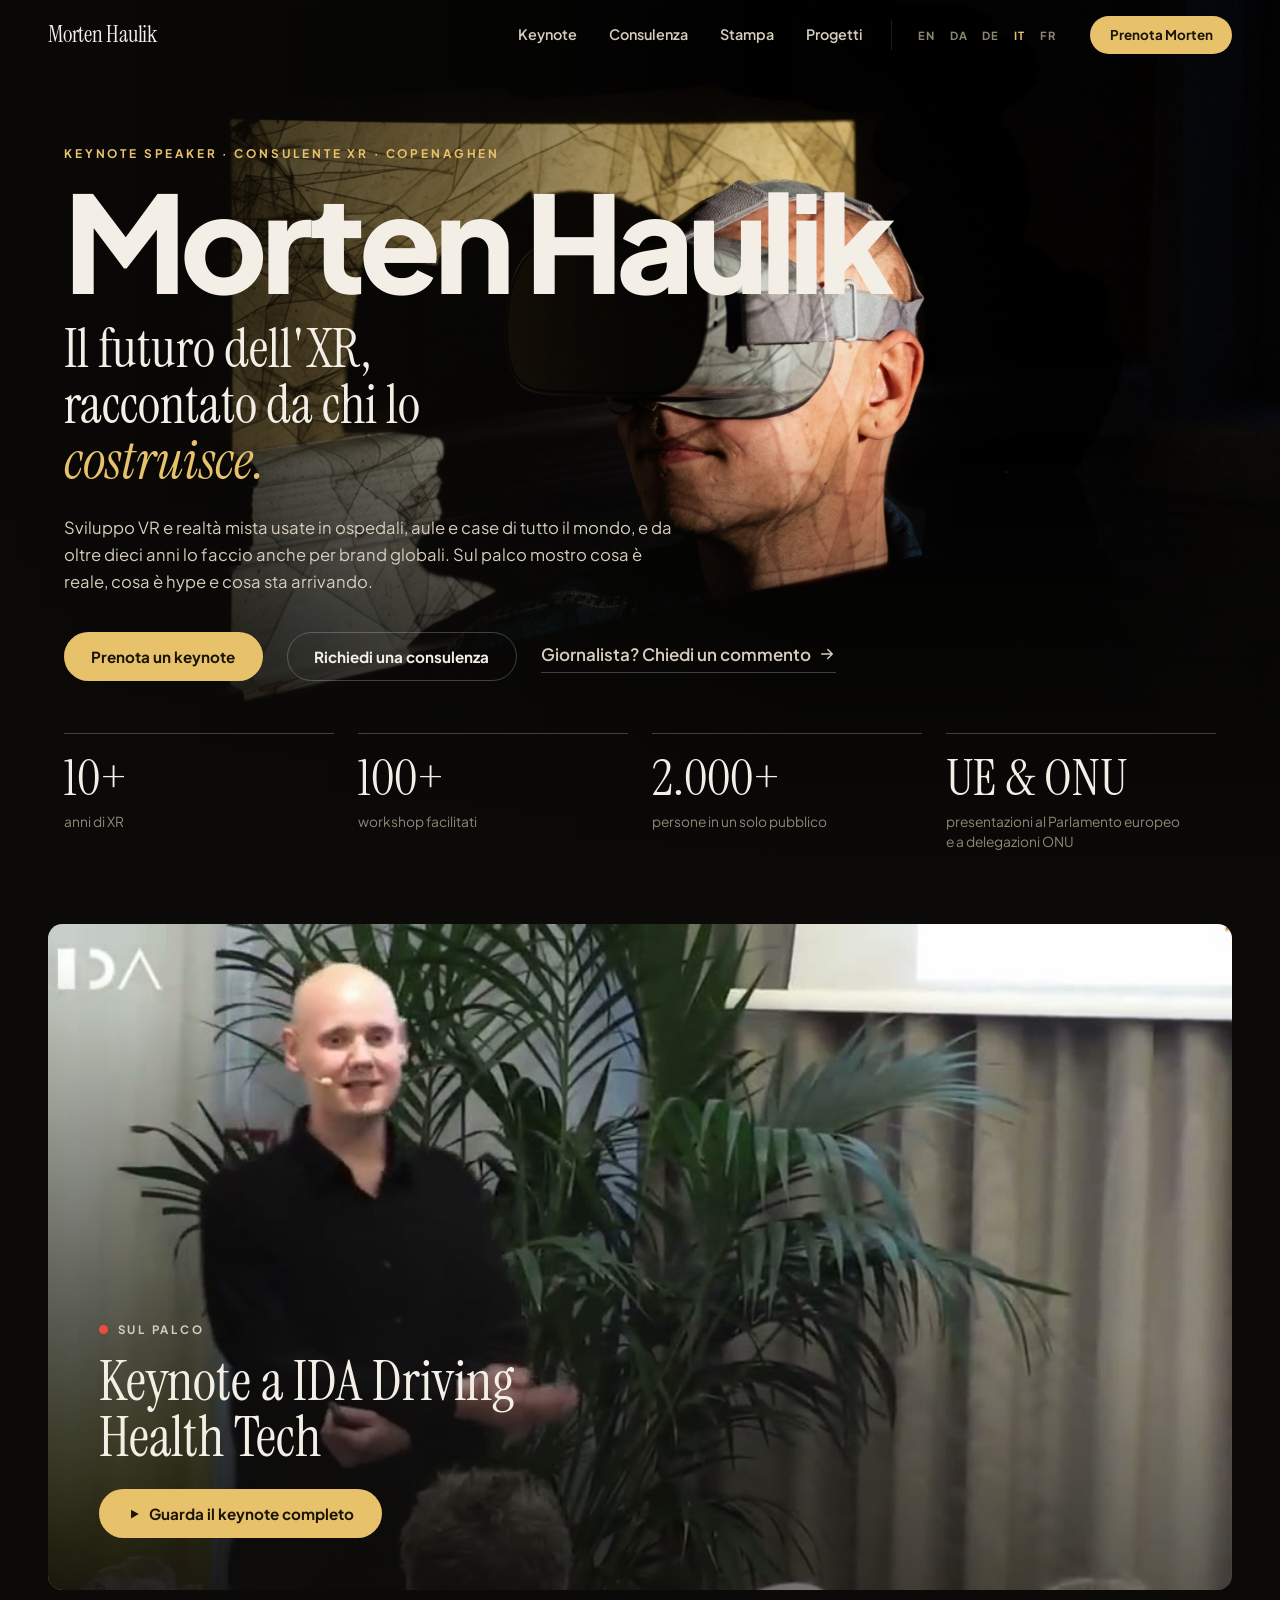
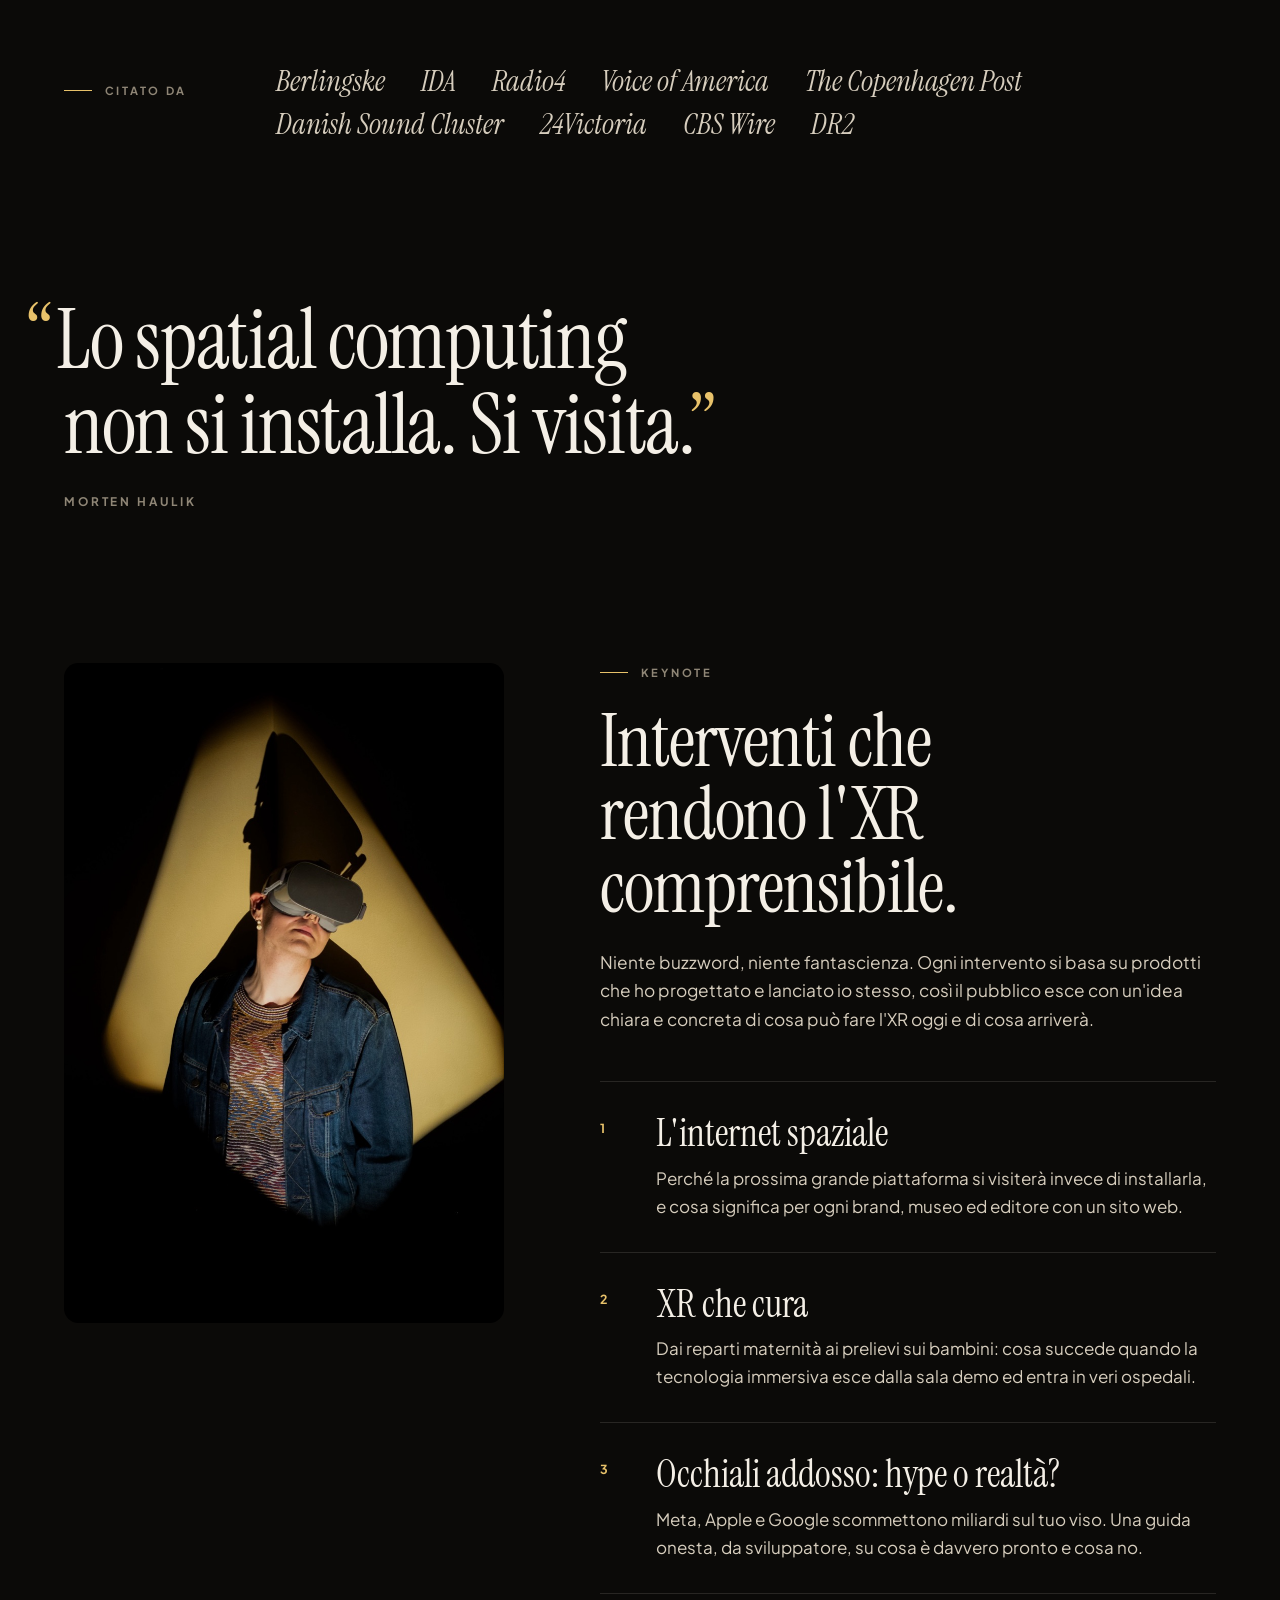
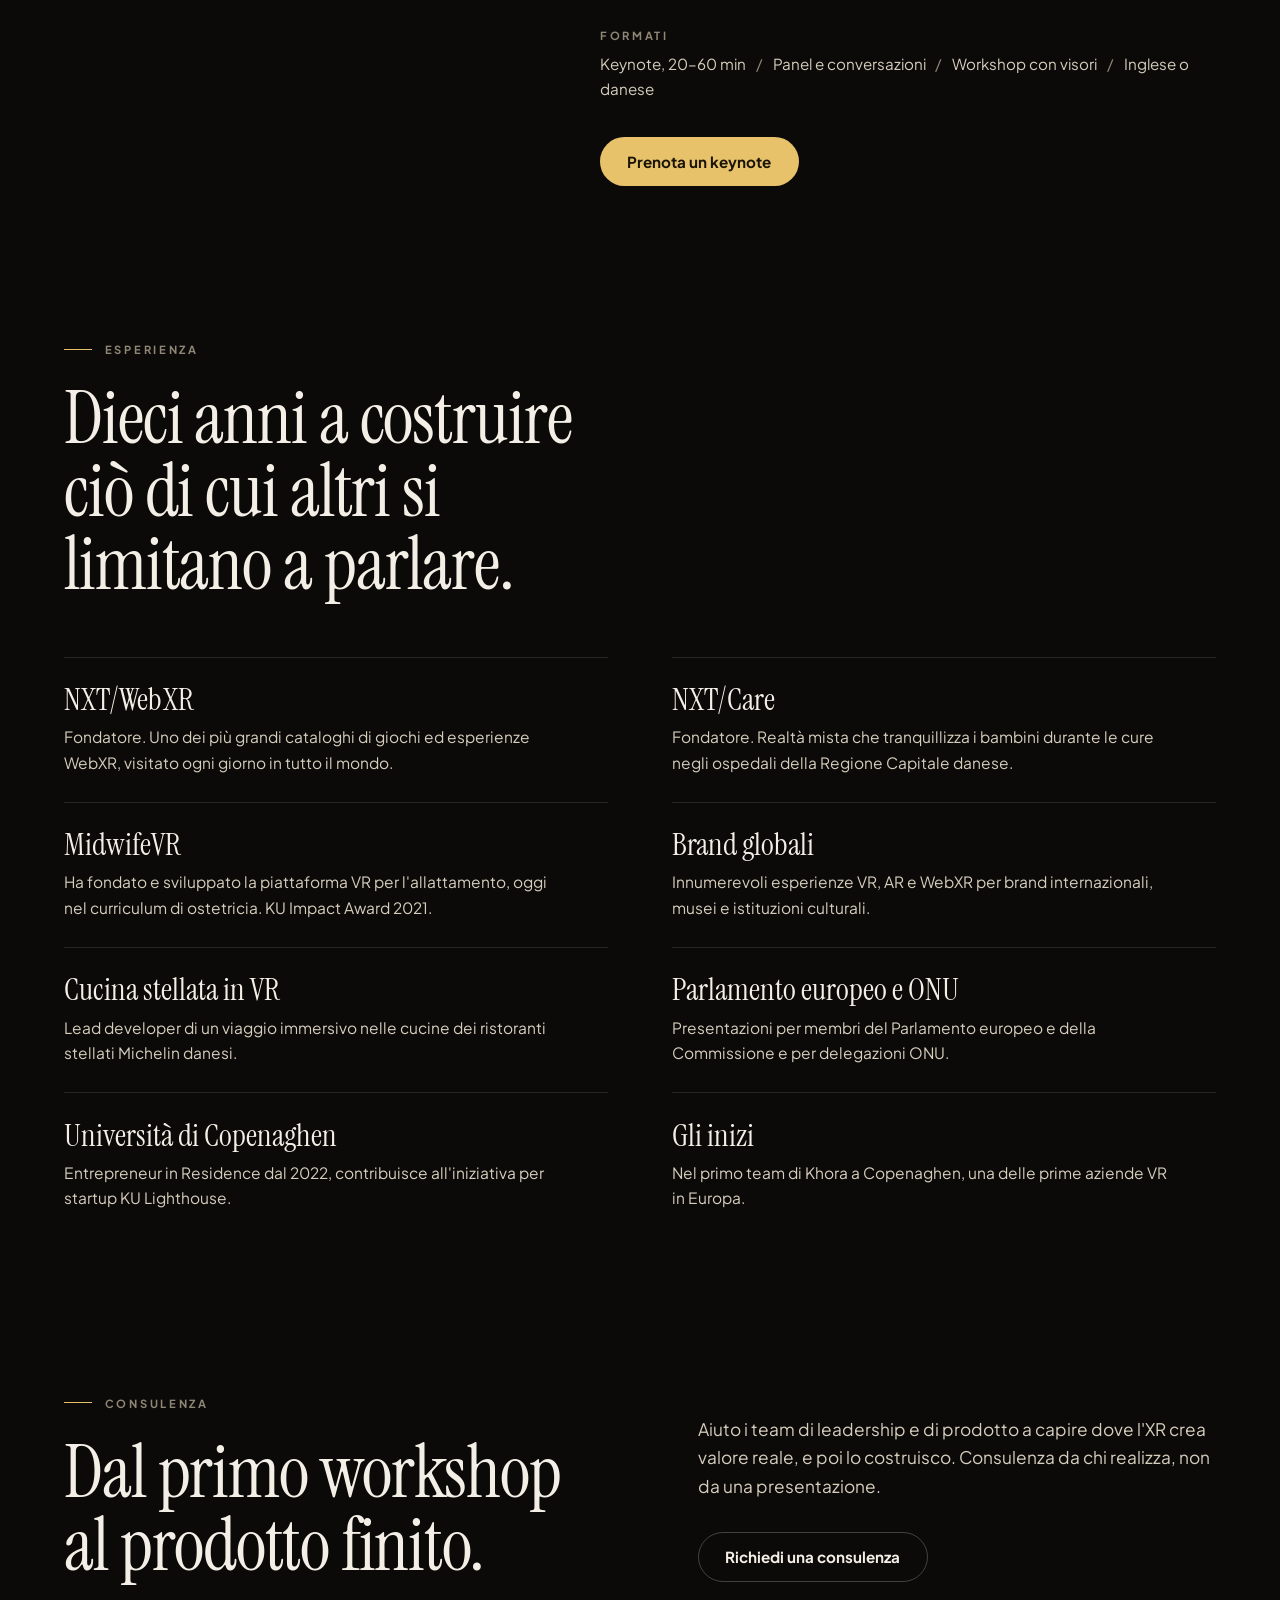
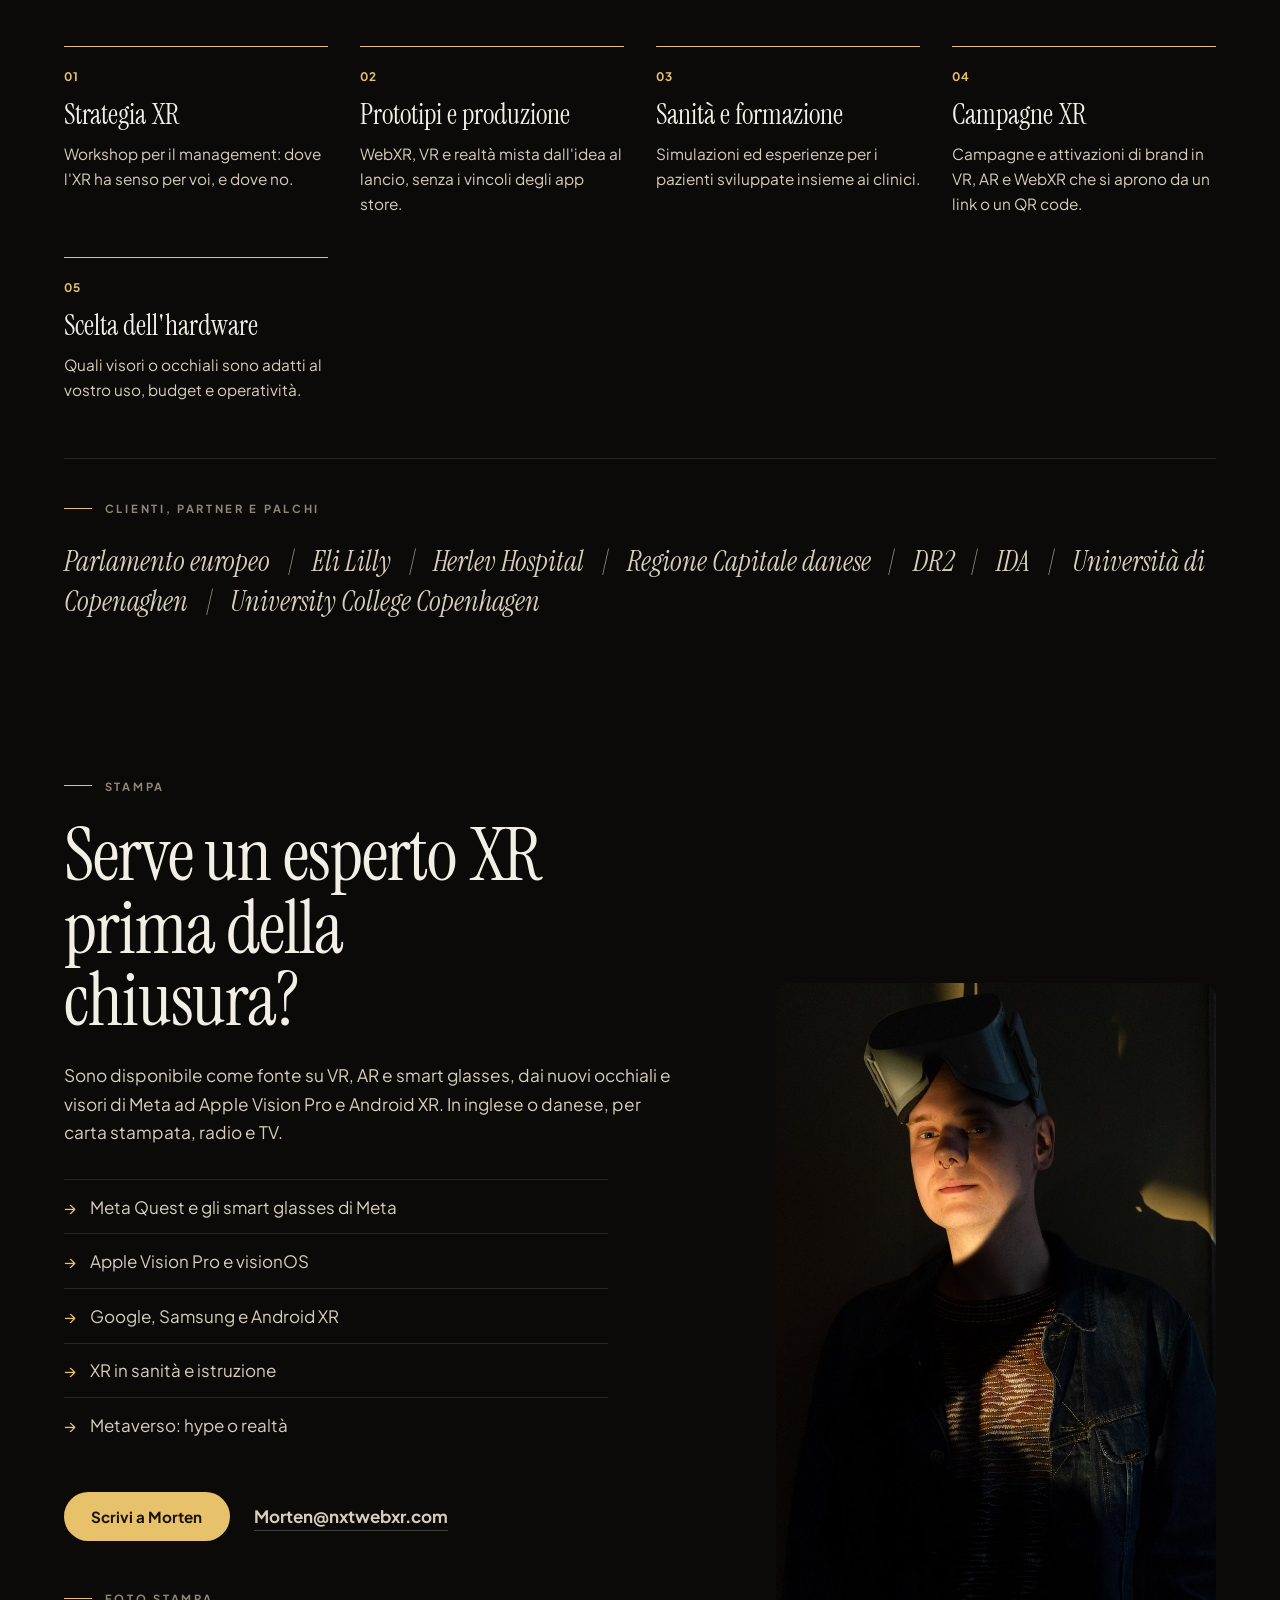
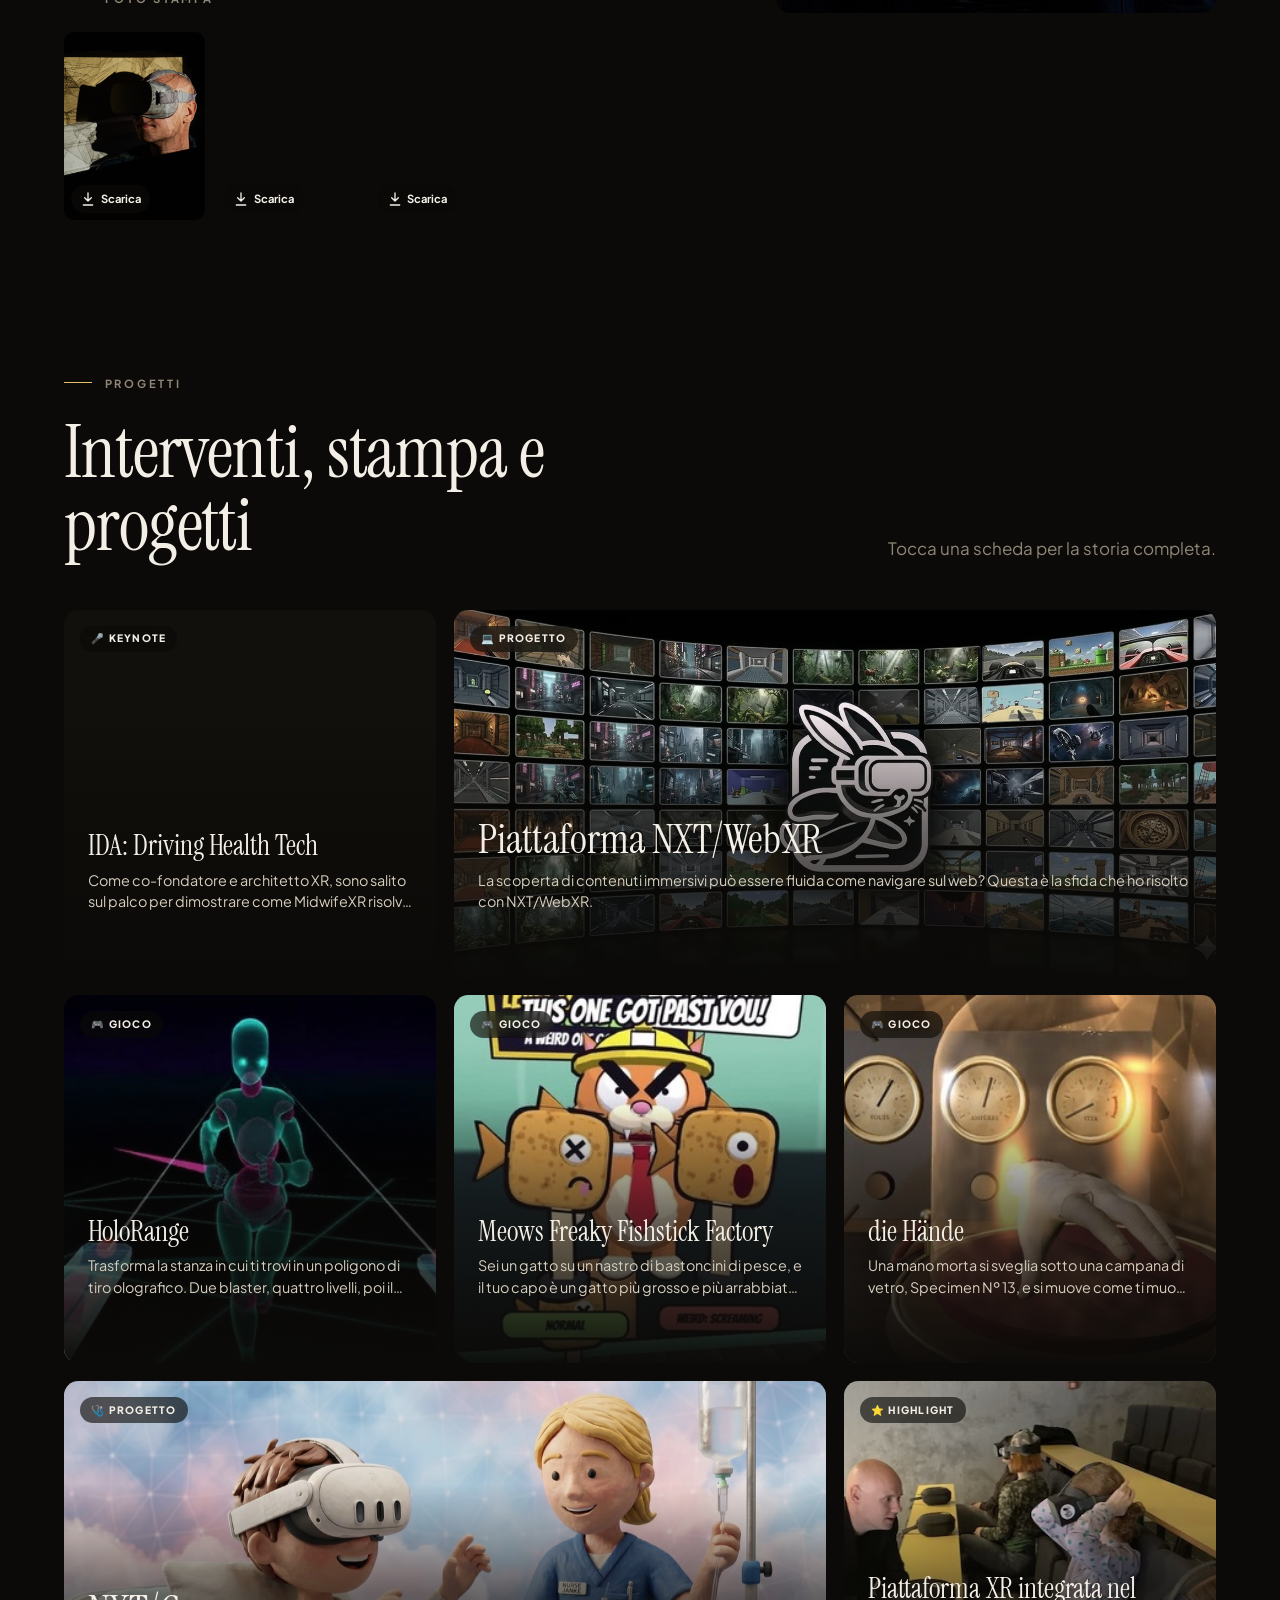
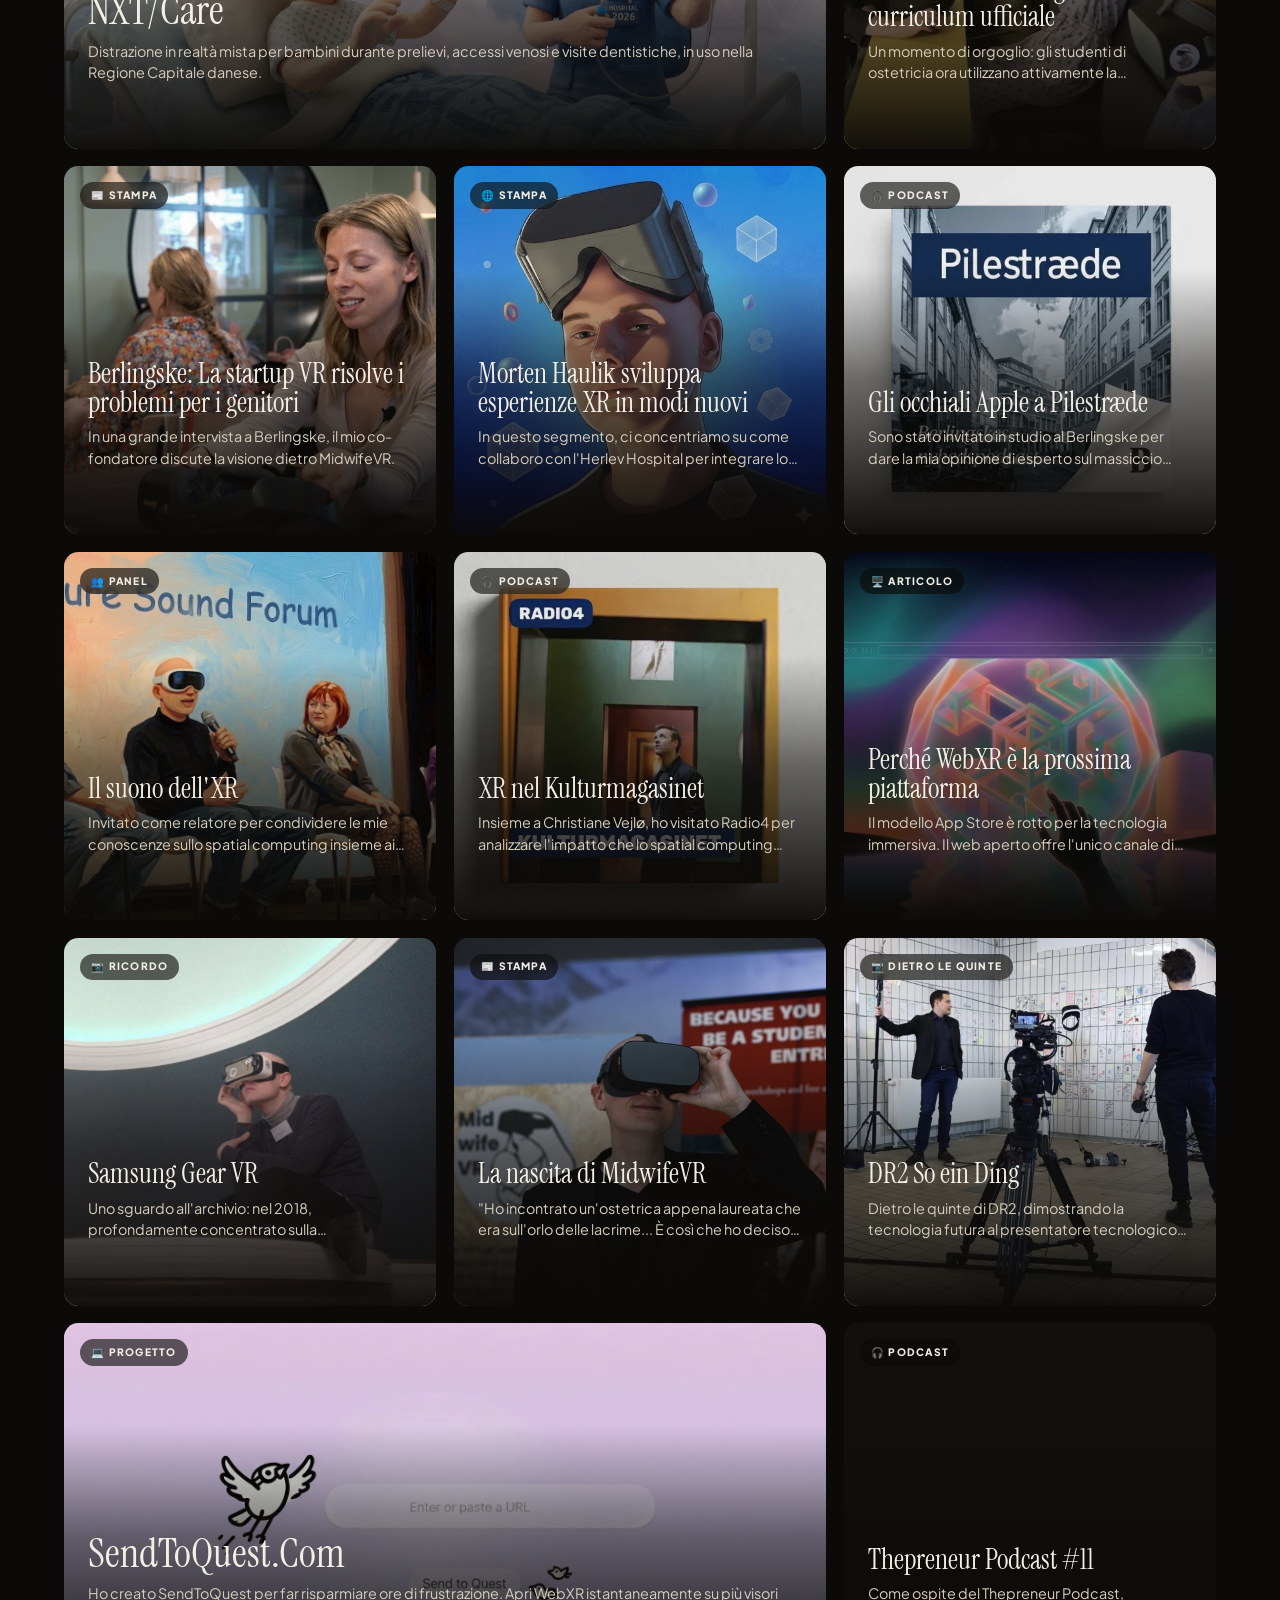
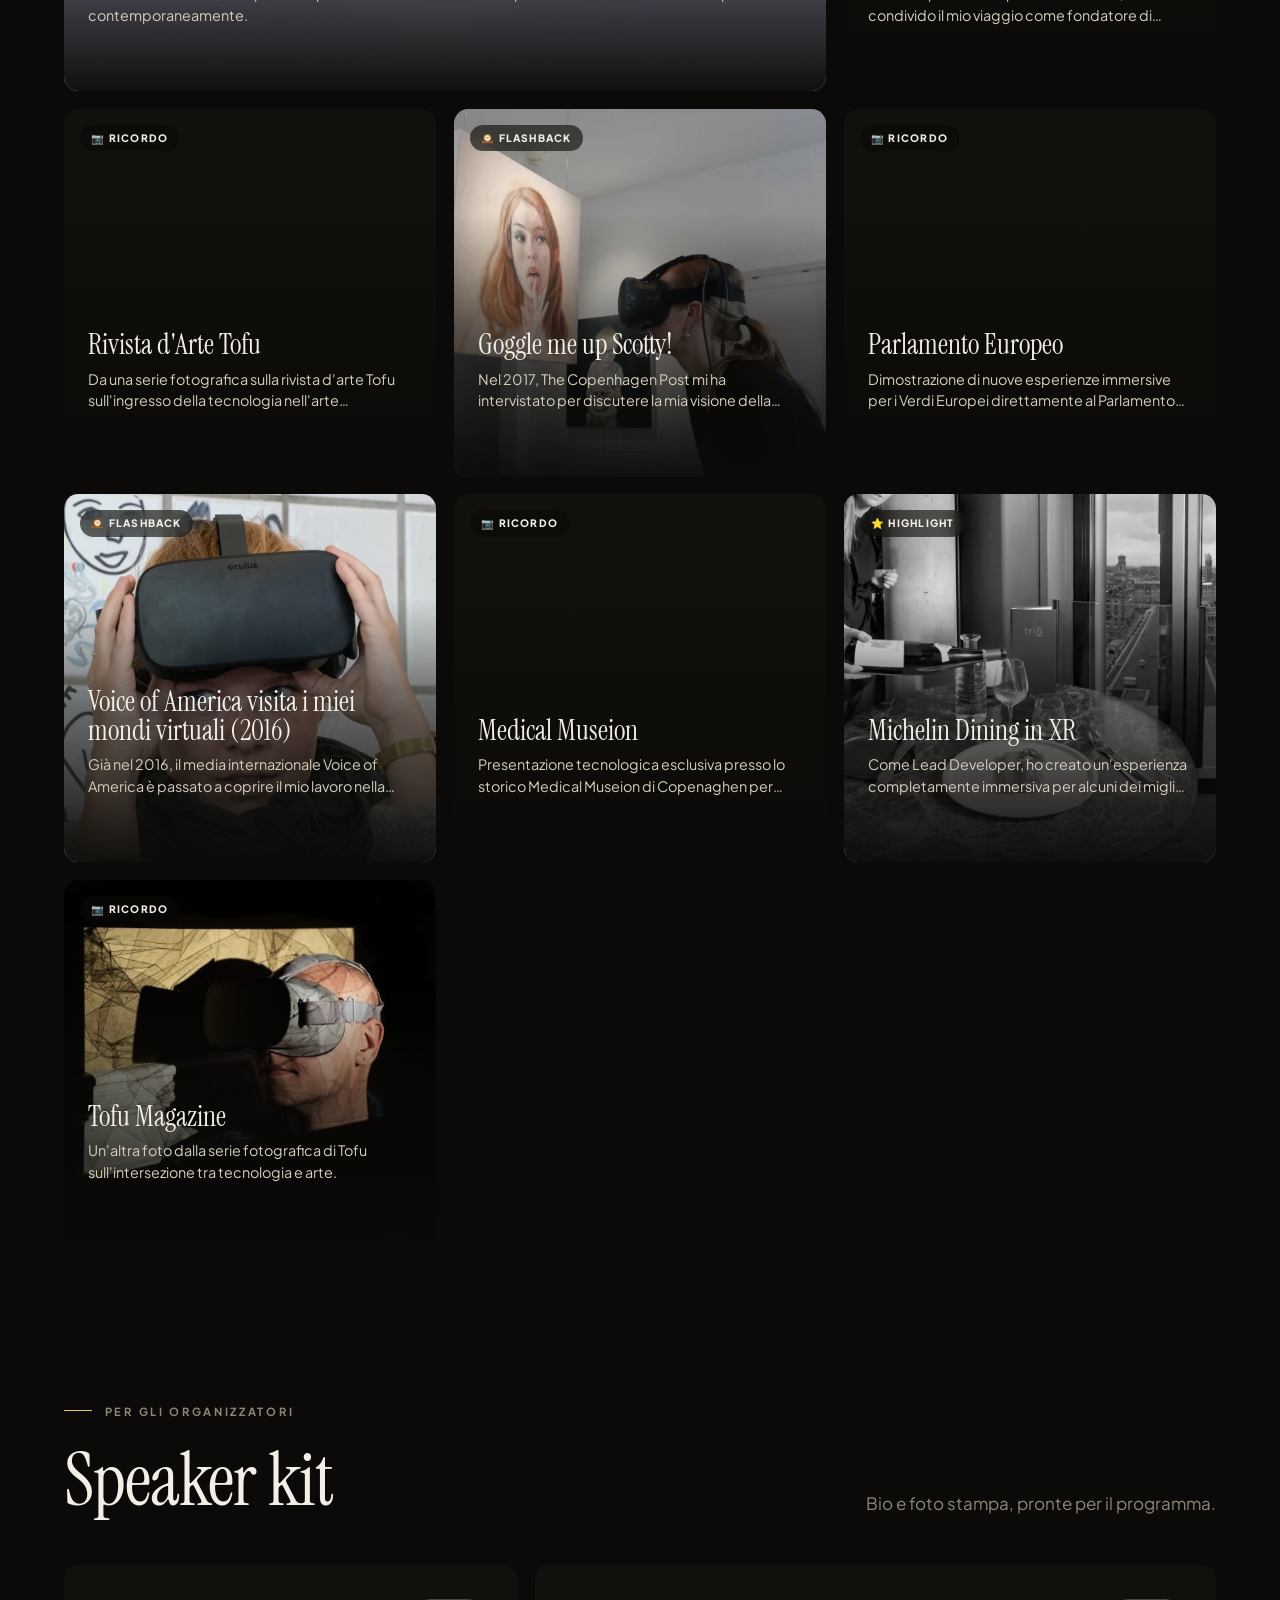
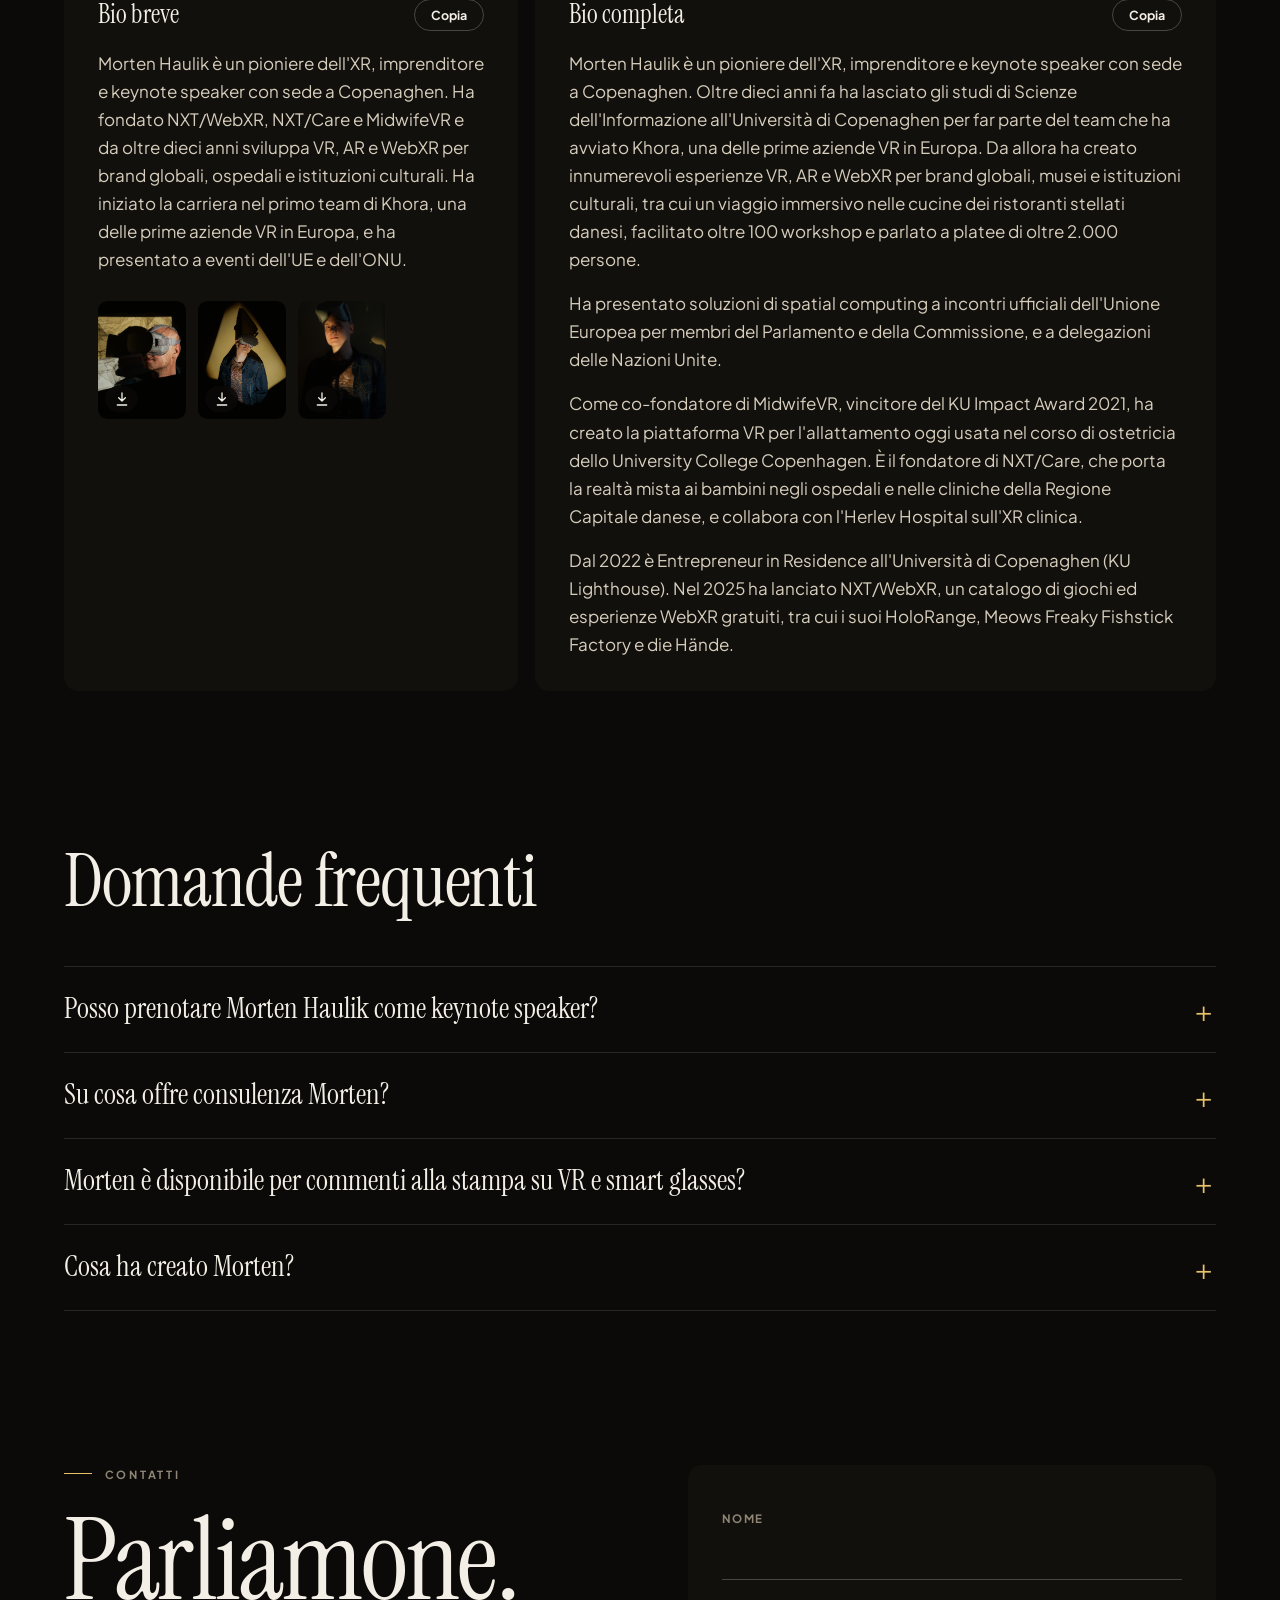
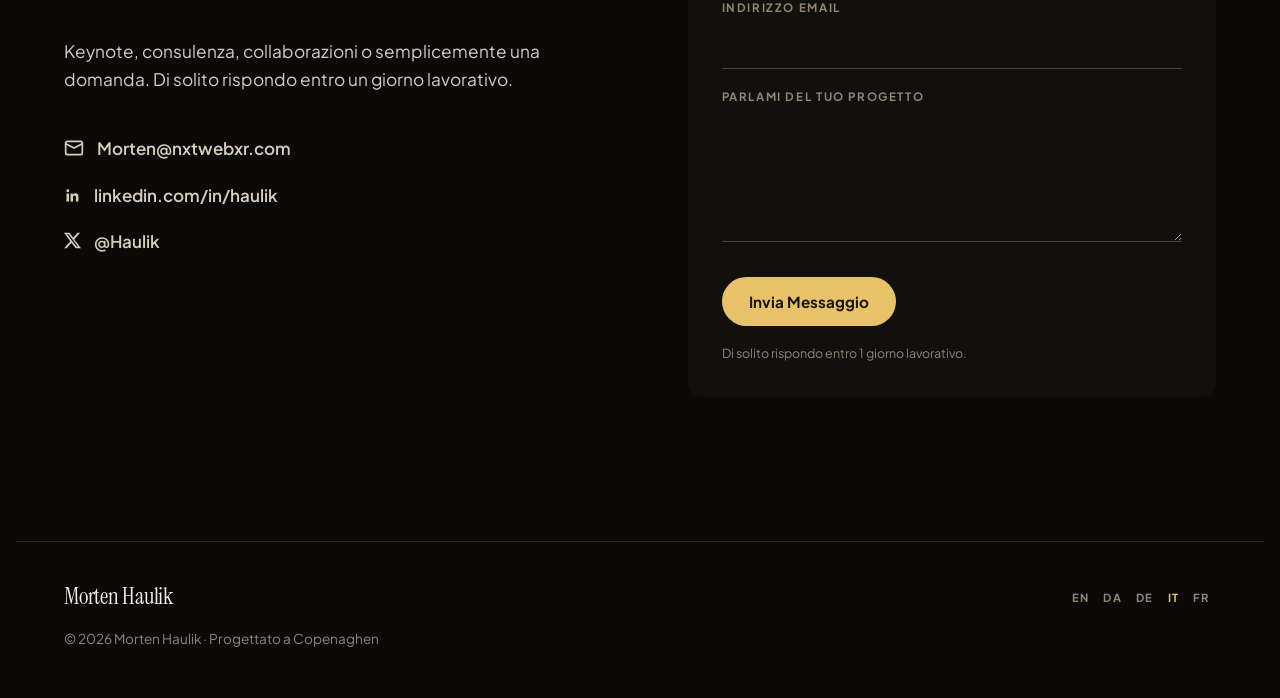
<file: it/index.html>
<!DOCTYPE html>
<html lang="it">
<head>
<meta charset="UTF-8">
<meta name="viewport" content="width=device-width, initial-scale=1.0">
<!-- Generated by build.js from data.js. Edit data.js, then run: node build.js -->
<title>Morten Haulik | Keynote Speaker Spatial Computing &amp; Consulente XR</title>
<meta name="description" content="Pioniere dello spatial computing a Copenaghen e fondatore di NXT/WebXR. Keynote su XR, VR e internet spaziale, e consulenza su strategia XR e WebXR.">
<meta name="author" content="Morten Haulik">
<meta name="msvalidate.01" content="564019357C022278ED65C98A58C0D8C8">
<meta name="robots" content="index, follow, max-image-preview:large, max-snippet:-1">
<meta name="theme-color" content="#0b0a08">
<meta name="color-scheme" content="dark">
<link rel="canonical" href="https://www.mortenhaulik.com/it/">
<link rel="alternate" hreflang="en" href="https://www.mortenhaulik.com/">
<link rel="alternate" hreflang="da" href="https://www.mortenhaulik.com/da/">
<link rel="alternate" hreflang="de" href="https://www.mortenhaulik.com/de/">
<link rel="alternate" hreflang="it" href="https://www.mortenhaulik.com/it/">
<link rel="alternate" hreflang="fr" href="https://www.mortenhaulik.com/fr/">
<link rel="alternate" hreflang="x-default" href="https://www.mortenhaulik.com/">

<meta property="og:type" content="profile">
<meta property="og:site_name" content="Morten Haulik">
<meta property="og:title" content="Morten Haulik | Keynote Speaker Spatial Computing &amp; Consulente XR">
<meta property="og:description" content="Pioniere dello spatial computing a Copenaghen e fondatore di NXT/WebXR. Keynote su XR, VR e internet spaziale, e consulenza su strategia XR e WebXR.">
<meta property="og:url" content="https://www.mortenhaulik.com/it/">
<meta property="og:image" content="https://www.mortenhaulik.com/og-image.jpg">
<meta property="og:image:width" content="1200">
<meta property="og:image:height" content="630">
<meta property="og:image:alt" content="Morten Haulik, keynote speaker and XR consultant">
<meta property="profile:first_name" content="Morten">
<meta property="profile:last_name" content="Haulik">
<meta property="og:locale" content="it_IT">
<meta property="og:locale:alternate" content="en_US">
<meta property="og:locale:alternate" content="da_DK">
<meta property="og:locale:alternate" content="de_DE">
<meta property="og:locale:alternate" content="fr_FR">
<meta name="twitter:card" content="summary_large_image">
<meta name="twitter:site" content="@Haulik">
<meta name="twitter:creator" content="@Haulik">
<meta name="twitter:title" content="Morten Haulik | Keynote Speaker Spatial Computing &amp; Consulente XR">
<meta name="twitter:description" content="Pioniere dello spatial computing a Copenaghen e fondatore di NXT/WebXR. Keynote su XR, VR e internet spaziale, e consulenza su strategia XR e WebXR.">
<meta name="twitter:image" content="https://www.mortenhaulik.com/og-image.jpg">
<meta name="twitter:image:alt" content="Morten Haulik, keynote speaker and XR consultant">

<link rel="icon" href="data:image/svg+xml,<svg xmlns='http://www.w3.org/2000/svg' viewBox='0 0 100 100'><rect width='100' height='100' rx='22' fill='%230b0a08'/><text x='50' y='68' font-family='Arial' font-weight='700' font-size='52' text-anchor='middle' fill='%23e8c26a'>MH</text></svg>">
<link rel="preconnect" href="https://fonts.googleapis.com">
<link rel="preconnect" href="https://fonts.gstatic.com" crossorigin>
<link href="https://fonts.googleapis.com/css2?family=Instrument+Serif:ital@0;1&family=Permanent+Marker&family=Plus+Jakarta+Sans:wght@400;500;600;700;800&display=swap" rel="stylesheet">
<link rel="preload" as="image" href="/img/hero.jpg" imagesrcset="/img/hero-1100.jpg 1100w, /img/hero.jpg 2000w" imagesizes="100vw">
<link rel="stylesheet" href="/style.css?v=607e606b">
<script>document.documentElement.classList.add('js');setTimeout(()=>document.querySelectorAll('.reveal').forEach(e=>e.classList.add('in')),2500)</script>
<script type="application/ld+json">
{
 "@context": "https://schema.org",
 "@graph": [
  {
   "@type": "WebSite",
   "@id": "https://www.mortenhaulik.com/#website",
   "url": "https://www.mortenhaulik.com/",
   "name": "Morten Haulik",
   "publisher": {
    "@id": "https://www.mortenhaulik.com/#person"
   },
   "inLanguage": [
    "en",
    "da",
    "de",
    "it",
    "fr"
   ]
  },
  {
   "@type": "ProfilePage",
   "@id": "https://www.mortenhaulik.com/it/#profilepage",
   "url": "https://www.mortenhaulik.com/it/",
   "name": "Morten Haulik | Keynote Speaker Spatial Computing & Consulente XR",
   "description": "Pioniere dello spatial computing a Copenaghen e fondatore di NXT/WebXR. Keynote su XR, VR e internet spaziale, e consulenza su strategia XR e WebXR.",
   "isPartOf": {
    "@id": "https://www.mortenhaulik.com/#website"
   },
   "mainEntity": {
    "@id": "https://www.mortenhaulik.com/#person"
   },
   "primaryImageOfPage": "https://www.mortenhaulik.com/og-image.jpg",
   "dateModified": "2026-11-09",
   "inLanguage": "it"
  },
  {
   "@type": "Person",
   "@id": "https://www.mortenhaulik.com/#person",
   "name": "Morten Haulik",
   "givenName": "Morten",
   "familyName": "Haulik",
   "jobTitle": [
    "Keynote Speaker",
    "XR Consultant",
    "Founder of NXT/WebXR and NXT/Care"
   ],
   "url": "https://www.mortenhaulik.com/",
   "image": [
    "https://www.mortenhaulik.com/press/morten-haulik-3.jpg",
    "https://www.mortenhaulik.com/press/morten-haulik-1.jpg",
    "https://www.mortenhaulik.com/press/morten-haulik-2.jpg"
   ],
   "email": "mailto:Morten@nxtwebxr.com",
   "sameAs": [
    "https://www.linkedin.com/in/haulik",
    "https://x.com/Haulik"
   ],
   "address": {
    "@type": "PostalAddress",
    "addressLocality": "Copenhagen",
    "addressCountry": "DK"
   },
   "knowsLanguage": [
    "da",
    "en"
   ],
   "alumniOf": {
    "@type": "CollegeOrUniversity",
    "name": "University of Copenhagen",
    "url": "https://www.ku.dk/"
   },
   "affiliation": {
    "@type": "Organization",
    "name": "KU Lighthouse, University of Copenhagen",
    "url": "https://lighthouse.ku.dk/"
   },
   "award": "KU Impact Award 2021 (MidwifeVR)",
   "founder": [
    {
     "@id": "https://www.nxtwebxr.com/#organization"
    },
    {
     "@id": "https://nxtcare.eu/#organization"
    }
   ],
   "description": "Morten Haulik is a Copenhagen-based XR pioneer, founder and keynote speaker. He is the founder of NXT/WebXR, NXT/Care and MidwifeVR, and for more than a decade he has built VR, AR and WebXR for global brands, hospitals and cultural institutions. He began his career on the early team at Khora, one of Europe's first VR companies, and has presented at EU and UN gatherings.",
   "knowsAbout": [
    "Spatial Computing",
    "Extended Reality (XR)",
    "Virtual Reality",
    "Augmented Reality",
    "Mixed Reality",
    "Smart Glasses",
    "WebXR",
    "Spatial Internet",
    "XR Strategy",
    "Healthcare XR",
    "VR Training",
    "Apple Vision Pro",
    "Meta Quest",
    "Meta smart glasses",
    "Android XR",
    "Hand tracking",
    "Game development",
    "XR Marketing",
    "VR Advertising",
    "AR Campaigns",
    "Brand Activations",
    "Immersive Experiences",
    "Experiential Marketing"
   ],
   "contactPoint": [
    {
     "@type": "ContactPoint",
     "contactType": "speaking inquiries",
     "email": "Morten@nxtwebxr.com",
     "url": "https://www.mortenhaulik.com/it/#booking",
     "availableLanguage": [
      "English",
      "Danish"
     ]
    },
    {
     "@type": "ContactPoint",
     "contactType": "consulting",
     "email": "Morten@nxtwebxr.com",
     "url": "https://www.mortenhaulik.com/it/#contact",
     "availableLanguage": [
      "English",
      "Danish"
     ]
    },
    {
     "@type": "ContactPoint",
     "contactType": "press",
     "email": "Morten@nxtwebxr.com",
     "availableLanguage": [
      "English",
      "Danish"
     ]
    }
   ],
   "subjectOf": [
    {
     "@type": "CreativeWork",
     "name": "Morten Haulik in Berlingske",
     "url": "https://www.berlingske.dk/indland/stort-problem-blandt-nybagte-foraeldre-kan-afhjaelpes-startup-kommer-med-loesning"
    },
    {
     "@type": "CreativeWork",
     "name": "Morten Haulik in IDA",
     "url": "https://videos.ida.dk/media/Virtual+Reality+og+Amning%3A+En+innovativ+tilgang+med+MidwifeVR++Morten+Haulik%2C+Co-founder+og+VR+ekspert+og+Sofie+Bonde+Alsen%2C+jordemoder+og+Digital+Designer/1_bb9dwkxp"
    },
    {
     "@type": "CreativeWork",
     "name": "Morten Haulik in Radio4",
     "url": "https://radio4.dk/podcasts/kraes/rolf-s-rensen-elsker-ny-dokumentar-om-tour-de-fran"
    },
    {
     "@type": "CreativeWork",
     "name": "Morten Haulik in Voice of America",
     "url": "https://learningenglish.voanews.com/amp/a-visit-to-the-virtual-world/3618990.html"
    },
    {
     "@type": "CreativeWork",
     "name": "Morten Haulik in The Copenhagen Post",
     "url": "https://cphpost.dk/2017-07-02/news/goggle-me-up-scotty-this-is-the-final-frontier/"
    },
    {
     "@type": "CreativeWork",
     "name": "Morten Haulik in Danish Sound Cluster",
     "url": "https://danishsoundcluster.dk/the-future-sound-forum/"
    },
    {
     "@type": "CreativeWork",
     "name": "Morten Haulik in 24Victoria",
     "url": "https://24victoria.dk/artificial-and-intelligence-deep-tech/udvikler-xr-oplevelser-morten-haulik"
    },
    {
     "@type": "CreativeWork",
     "name": "Morten Haulik in CBS Wire",
     "url": "https://cbswire.dk/healthy-glove-gaming-misoballs-and-a-virtual-midwife/"
    }
   ],
   "worksFor": [
    {
     "@id": "https://www.nxtwebxr.com/#organization"
    },
    {
     "@id": "https://nxtcare.eu/#organization"
    }
   ]
  },
  {
   "@type": "Organization",
   "@id": "https://www.nxtwebxr.com/#organization",
   "name": "NXT/WebXR",
   "url": "https://www.nxtwebxr.com/",
   "foundingDate": "2025",
   "founder": {
    "@id": "https://www.mortenhaulik.com/#person"
   },
   "description": "A catalogue of free WebXR games and experiences, opened straight from the headset browser."
  },
  {
   "@type": "Organization",
   "@id": "https://nxtcare.eu/#organization",
   "name": "NXT/Care",
   "url": "https://nxtcare.eu/",
   "founder": {
    "@id": "https://www.mortenhaulik.com/#person"
   },
   "areaServed": "DK",
   "description": "Mixed-reality distraction for children during blood tests, IV placement and dental visits in hospitals and clinics."
  },
  {
   "@type": "Service",
   "@id": "https://www.mortenhaulik.com/#keynotes",
   "name": "Keynote speaking on XR, VR, mixed reality and smart glasses",
   "serviceType": "Keynote speaker",
   "provider": {
    "@id": "https://www.mortenhaulik.com/#person"
   },
   "areaServed": "Europe",
   "audience": {
    "@type": "BusinessAudience",
    "audienceType": "Conference organisers, corporate events, universities, public sector"
   },
   "availableLanguage": [
    "English",
    "Danish"
   ],
   "description": "No buzzwords, no science fiction. Every talk is built on products I have designed and shipped myself, so audiences leave with a clear, grounded picture of what XR can do today and what is coming next.",
   "hasOfferCatalog": {
    "@type": "OfferCatalog",
    "name": "Keynote topics",
    "itemListElement": [
     {
      "@type": "Offer",
      "itemOffered": {
       "@type": "Service",
       "name": "The Spatial Internet",
       "description": "Why the next big platform will be visited, not installed, and what that means for every brand, museum and publisher with a website."
      }
     },
     {
      "@type": "Offer",
      "itemOffered": {
       "@type": "Service",
       "name": "XR That Heals",
       "description": "From maternity wards to children's blood tests: what happens when immersive tech leaves the demo room and enters real hospitals."
      }
     },
     {
      "@type": "Offer",
      "itemOffered": {
       "@type": "Service",
       "name": "Glasses On: Hype vs. Reality",
       "description": "Meta, Apple and Google are betting billions on your face. A builder's honest guide to what is actually ready, and what isn't."
      }
     }
    ]
   },
   "potentialAction": {
    "@type": "ReserveAction",
    "target": "https://www.mortenhaulik.com/#booking"
   }
  },
  {
   "@type": "Service",
   "@id": "https://www.mortenhaulik.com/#consulting",
   "name": "XR strategy and WebXR consulting",
   "serviceType": "XR consulting",
   "provider": {
    "@id": "https://www.mortenhaulik.com/#person"
   },
   "areaServed": "Europe",
   "description": "I help leadership and product teams find where XR creates real value, then build it. Advice from someone who ships, not from a slide deck.",
   "hasOfferCatalog": {
    "@type": "OfferCatalog",
    "name": "Consulting services",
    "itemListElement": [
     {
      "@type": "Offer",
      "itemOffered": {
       "@type": "Service",
       "name": "XR strategy",
       "description": "Leadership workshops: where XR makes sense for you, and where it doesn't."
      }
     },
     {
      "@type": "Offer",
      "itemOffered": {
       "@type": "Service",
       "name": "Prototypes & production",
       "description": "WebXR, VR and mixed reality from idea to launch, without app store bottlenecks."
      }
     },
     {
      "@type": "Offer",
      "itemOffered": {
       "@type": "Service",
       "name": "Healthcare & training",
       "description": "Simulations and patient experiences built together with clinicians."
      }
     },
     {
      "@type": "Offer",
      "itemOffered": {
       "@type": "Service",
       "name": "XR campaigns",
       "description": "VR, AR and WebXR campaigns and brand activations that open from a link or QR code."
      }
     },
     {
      "@type": "Offer",
      "itemOffered": {
       "@type": "Service",
       "name": "Hardware choices",
       "description": "Which headsets or glasses fit your use case, budget and operations."
      }
     }
    ]
   },
   "potentialAction": {
    "@type": "CommunicateAction",
    "target": "https://www.mortenhaulik.com/#contact"
   }
  },
  {
   "@type": "Service",
   "@id": "https://www.mortenhaulik.com/#marketing",
   "name": "XR marketing and immersive advertising campaigns",
   "serviceType": "XR marketing",
   "provider": {
    "@id": "https://www.mortenhaulik.com/#person"
   },
   "areaServed": "Europe",
   "url": "https://www.mortenhaulik.com/xr-marketing-campaigns/",
   "description": "VR, AR and WebXR campaigns and brand activations that open from a link or QR code, from concept to launch."
  },
  {
   "@type": "VideoGame",
   "name": "HoloRange",
   "url": "https://www.nxtwebxr.com/holorange/",
   "description": "Turns the room you are standing in into a hologram shooting range. Dual-wield blasters, clear four stages, then face the Colossus.",
   "image": "https://www.mortenhaulik.com/game-holorange.jpg",
   "genre": [
    "Shooter",
    "Mixed reality"
   ],
   "gamePlatform": [
    "WebXR",
    "Meta Quest Browser",
    "Pico Browser"
   ],
   "isAccessibleForFree": true,
   "author": {
    "@id": "https://www.mortenhaulik.com/#person"
   },
   "publisher": {
    "@id": "https://www.nxtwebxr.com/#organization"
   }
  },
  {
   "@type": "VideoGame",
   "name": "Meows Freaky Fishstick Factory",
   "url": "https://www.nxtwebxr.com/fishstickfactory/",
   "description": "You are a cat on a fish stick conveyor belt, and your boss is a bigger, angrier cat. Swat only the weird ones.",
   "image": "https://www.mortenhaulik.com/game-fishstick.jpg",
   "genre": [
    "Arcade",
    "Mixed reality"
   ],
   "gamePlatform": [
    "WebXR",
    "Meta Quest Browser",
    "Pico Browser"
   ],
   "isAccessibleForFree": true,
   "author": {
    "@id": "https://www.mortenhaulik.com/#person"
   },
   "publisher": {
    "@id": "https://www.nxtwebxr.com/#organization"
   }
  },
  {
   "@type": "VideoGame",
   "name": "die Hände",
   "url": "https://www.nxtwebxr.com/diehaende/",
   "description": "A dead hand wakes under glass, Specimen Nº 13, and moves as you move. Set it free, and see how long it keeps obeying.",
   "image": "https://www.mortenhaulik.com/game-diehaende.jpg",
   "genre": [
    "Horror",
    "Mixed reality"
   ],
   "gamePlatform": [
    "WebXR",
    "Meta Quest Browser",
    "Pico Browser"
   ],
   "isAccessibleForFree": true,
   "author": {
    "@id": "https://www.mortenhaulik.com/#person"
   },
   "publisher": {
    "@id": "https://www.nxtwebxr.com/#organization"
   }
  },
  {
   "@type": "FAQPage",
   "@id": "https://www.mortenhaulik.com/it/#faq",
   "inLanguage": "it",
   "mainEntity": [
    {
     "@type": "Question",
     "name": "Posso prenotare Morten Haulik come keynote speaker?",
     "acceptedAnswer": {
      "@type": "Answer",
      "text": "Sì. Morten tiene keynote, panel e workshop su XR, VR, realtà mista e smart glasses per conferenze, aziende e università in tutta Europa, in inglese o danese. Usa il modulo di prenotazione o scrivi a Morten@nxtwebxr.com."
     }
    },
    {
     "@type": "Question",
     "name": "Su cosa offre consulenza Morten?",
     "acceptedAnswer": {
      "@type": "Answer",
      "text": "Strategia XR, sviluppo WebXR, VR e realtà mista, simulazioni per sanità e formazione e scelta dell'hardware, dal primo workshop al prodotto finito."
     }
    },
    {
     "@type": "Question",
     "name": "Morten è disponibile per commenti alla stampa su VR e smart glasses?",
     "acceptedAnswer": {
      "@type": "Answer",
      "text": "Sì. I giornalisti possono contattarlo per commenti su Meta Quest, gli smart glasses di Meta, Apple Vision Pro e Android XR a Morten@nxtwebxr.com."
     }
    },
    {
     "@type": "Question",
     "name": "Cosa ha creato Morten?",
     "acceptedAnswer": {
      "@type": "Answer",
      "text": "Ha fondato NXT/WebXR (uno dei più grandi cataloghi di giochi WebXR, con i suoi HoloRange, Meows Freaky Fishstick Factory e die Hände), NXT/Care (realtà mista per bambini in ospedale) e MidwifeVR (KU Impact Award 2021). In oltre dieci anni ha creato innumerevoli esperienze VR, AR e WebXR per brand globali, musei e istituzioni culturali, tra cui un'esperienza VR con ristoranti stellati danesi, e ha presentato al Parlamento europeo. La sua carriera è iniziata nel primo team di Khora, una delle prime aziende VR in Europa."
     }
    }
   ]
  }
 ]
}
</script>
</head>
<body>
<a class="skip" href="#main">Vai al contenuto</a>

<header class="topbar" id="top">
  <a class="wordmark" href="/it/">Morten Haulik</a>
  <nav class="topnav" aria-label="Main">
    <a href="/it/#speaking">Keynote</a>
    <a href="/it/#consulting">Consulenza</a>
    <a href="/it/#press">Stampa</a>
    <a href="/it/#work">Progetti</a>
  </nav>
  <nav class="langs" aria-label="Lingua"><a href="/" hreflang="en" lang="en" data-lang="en" title="English">EN</a><a href="/da/" hreflang="da" lang="da" data-lang="da" title="Dansk">DA</a><a href="/de/" hreflang="de" lang="de" data-lang="de" title="Deutsch">DE</a><a href="/it/" hreflang="it" lang="it" data-lang="it" aria-current="page" title="Italiano">IT</a><a href="/fr/" hreflang="fr" lang="fr" data-lang="fr" title="Français">FR</a></nav>
  <button class="btn btn-gold btn-sm" type="button" data-open-booking>Prenota Morten</button>
</header>

<main id="main">

  <section class="hero" aria-labelledby="hero-title">
    <picture class="hero-media">
      <img src="/img/hero.jpg" srcset="/img/hero-1100.jpg 1100w, /img/hero.jpg 2000w" sizes="100vw"
        alt="Morten Haulik wearing a VR headset, lit by projected light" width="2000" height="1333" fetchpriority="high">
    </picture>
    <div class="hero-inner">
      <p class="eyebrow">Keynote speaker · Consulente XR · Copenaghen</p>
      <h1 id="hero-title">Morten Haulik</h1>
      <p class="tagline">Il futuro dell'XR, raccontato da chi lo <em>costruisce.</em></p>
      <p class="hero-sub">Sviluppo VR e realtà mista usate in ospedali, aule e case di tutto il mondo, e da oltre dieci anni lo faccio anche per brand globali. Sul palco mostro cosa è reale, cosa è hype e cosa sta arrivando.</p>
      <div class="hero-ctas">
        <button class="btn btn-gold" type="button" data-open-booking>Prenota un keynote</button>
        <a class="btn btn-line" href="#contact">Richiedi una consulenza</a>
        <a class="text-link" href="#press">Giornalista? Chiedi un commento <svg width="18" height="18" viewBox="0 0 24 24" fill="none" stroke="currentColor" stroke-width="2" stroke-linecap="round" stroke-linejoin="round" aria-hidden="true"><path d="M5 12h14M13 6l6 6-6 6"/></svg></a>
      </div>
    </div>
    <dl class="stats">
      <div><dt>10+</dt><dd>anni di XR</dd></div>
      <div><dt>100+</dt><dd>workshop facilitati</dd></div>
      <div><dt>2.000+</dt><dd>persone in un solo pubblico</dd></div>
      <div><dt>UE &amp; ONU</dt><dd>presentazioni al Parlamento europeo e a delegazioni ONU</dd></div>
    </dl>
  </section>

  <section class="reel" aria-labelledby="reel-title">
    <div class="reel-frame">
      <video data-src="/Mortenhjemmeside.mp4" poster="/img/ida-poster.jpg" muted loop playsinline preload="none" aria-hidden="true"></video>
      <div class="reel-cap">
        <p class="kicker"><span class="live"></span>Sul palco</p>
        <h2 id="reel-title">Keynote a IDA Driving Health Tech</h2>
        <a class="btn btn-gold" href="https://videos.ida.dk/media/Virtual+Reality+og+Amning%3A+En+innovativ+tilgang+med+MidwifeVR++Morten+Haulik%2C+Co-founder+og+VR+ekspert+og+Sofie+Bonde+Alsen%2C+jordemoder+og+Digital+Designer/1_bb9dwkxp" target="_blank" rel="noopener"><svg width="14" height="14" viewBox="0 0 24 24" fill="currentColor" aria-hidden="true"><path d="M7 4.5v15l13-7.5z"/></svg> Guarda il keynote completo</a>
      </div>
    </div>
  </section>

  <section class="featured" aria-label="Citato da">
    <p class="label">Citato da</p>
    <ul><li><a href="https://www.berlingske.dk/indland/stort-problem-blandt-nybagte-foraeldre-kan-afhjaelpes-startup-kommer-med-loesning" target="_blank" rel="noopener">Berlingske</a></li><li><a href="https://videos.ida.dk/media/Virtual+Reality+og+Amning%3A+En+innovativ+tilgang+med+MidwifeVR++Morten+Haulik%2C+Co-founder+og+VR+ekspert+og+Sofie+Bonde+Alsen%2C+jordemoder+og+Digital+Designer/1_bb9dwkxp" target="_blank" rel="noopener">IDA</a></li><li><a href="https://radio4.dk/podcasts/kraes/rolf-s-rensen-elsker-ny-dokumentar-om-tour-de-fran" target="_blank" rel="noopener">Radio4</a></li><li><a href="https://learningenglish.voanews.com/amp/a-visit-to-the-virtual-world/3618990.html" target="_blank" rel="noopener">Voice of America</a></li><li><a href="https://cphpost.dk/2017-07-02/news/goggle-me-up-scotty-this-is-the-final-frontier/" target="_blank" rel="noopener">The Copenhagen Post</a></li><li><a href="https://danishsoundcluster.dk/the-future-sound-forum/" target="_blank" rel="noopener">Danish Sound Cluster</a></li><li><a href="https://24victoria.dk/artificial-and-intelligence-deep-tech/udvikler-xr-oplevelser-morten-haulik" target="_blank" rel="noopener">24Victoria</a></li><li><a href="https://cbswire.dk/healthy-glove-gaming-misoballs-and-a-virtual-midwife/" target="_blank" rel="noopener">CBS Wire</a></li><li><span>DR2</span></li></ul>
  </section>

  <section class="statement" aria-label="Morten Haulik">
    <blockquote class="reveal"><p>Lo spatial computing non si installa. Si visita.</p><cite>Morten Haulik</cite></blockquote>
  </section>

  <section class="speaking block" id="speaking" aria-labelledby="speaking-title">
    <figure class="speaking-photo reveal">
      <img src="/img/speaking.jpg" alt="Morten Haulik in a VR headset under a beam of warm light" width="1300" height="1950" loading="lazy" decoding="async">
    </figure>
    <div class="speaking-body">
      <p class="label reveal">Keynote</p>
      <h2 id="speaking-title" class="h2 reveal">Interventi che rendono l'XR comprensibile.</h2>
      <p class="lede reveal">Niente buzzword, niente fantascienza. Ogni intervento si basa su prodotti che ho progettato e lanciato io stesso, così il pubblico esce con un'idea chiara e concreta di cosa può fare l'XR oggi e di cosa arriverà.</p>
      <ol class="talks">
        <li class="reveal"><span class="talk-no">1</span><div><h3>L'internet spaziale</h3><p>Perché la prossima grande piattaforma si visiterà invece di installarla, e cosa significa per ogni brand, museo ed editore con un sito web.</p></div></li>
        <li class="reveal"><span class="talk-no">2</span><div><h3>XR che cura</h3><p>Dai reparti maternità ai prelievi sui bambini: cosa succede quando la tecnologia immersiva esce dalla sala demo ed entra in veri ospedali.</p></div></li>
        <li class="reveal"><span class="talk-no">3</span><div><h3>Occhiali addosso: hype o realtà?</h3><p>Meta, Apple e Google scommettono miliardi sul tuo viso. Una guida onesta, da sviluppatore, su cosa è davvero pronto e cosa no.</p></div></li>
      </ol>
      <p class="formats reveal"><span>Formati</span> Keynote, 20–60 min <i>/</i> Panel e conversazioni <i>/</i> Workshop con visori <i>/</i> Inglese o danese</p>
      <div class="row-ctas reveal"><button class="btn btn-gold" type="button" data-open-booking>Prenota un keynote</button></div>
    </div>
  </section>

  <section class="track block" id="track" aria-labelledby="track-title">
    <p class="label reveal">Esperienza</p>
    <h2 id="track-title" class="h2 reveal">Dieci anni a costruire ciò di cui altri si limitano a parlare.</h2>
    <ol class="track-list">
      <li class="reveal"><h3>NXT/WebXR</h3><p>Fondatore. Uno dei più grandi cataloghi di giochi ed esperienze WebXR, visitato ogni giorno in tutto il mondo.</p></li>
      <li class="reveal"><h3>NXT/Care</h3><p>Fondatore. Realtà mista che tranquillizza i bambini durante le cure negli ospedali della Regione Capitale danese.</p></li>
      <li class="reveal"><h3>MidwifeVR</h3><p>Ha fondato e sviluppato la piattaforma VR per l'allattamento, oggi nel curriculum di ostetricia. KU Impact Award 2021.</p></li>
      <li class="reveal"><h3>Brand globali</h3><p>Innumerevoli esperienze VR, AR e WebXR per brand internazionali, musei e istituzioni culturali.</p></li>
      <li class="reveal"><h3>Cucina stellata in VR</h3><p>Lead developer di un viaggio immersivo nelle cucine dei ristoranti stellati Michelin danesi.</p></li>
      <li class="reveal"><h3>Parlamento europeo e ONU</h3><p>Presentazioni per membri del Parlamento europeo e della Commissione e per delegazioni ONU.</p></li>
      <li class="reveal"><h3>Università di Copenaghen</h3><p>Entrepreneur in Residence dal 2022, contribuisce all'iniziativa per startup KU Lighthouse.</p></li>
      <li class="reveal"><h3>Gli inizi</h3><p>Nel primo team di Khora a Copenaghen, una delle prime aziende VR in Europa.</p></li>
    </ol>
  </section>

  <section class="consulting block" id="consulting" aria-labelledby="consulting-title">
    <div class="split">
      <div>
        <p class="label reveal">Consulenza</p>
        <h2 id="consulting-title" class="h2 reveal">Dal primo workshop al prodotto finito.</h2>
      </div>
      <div>
        <p class="lede reveal">Aiuto i team di leadership e di prodotto a capire dove l'XR crea valore reale, e poi lo costruisco. Consulenza da chi realizza, non da una presentazione.</p>
        <div class="row-ctas reveal"><a class="btn btn-line" href="#contact">Richiedi una consulenza</a></div>
        
      </div>
    </div>
    <ol class="offers">
      <li class="reveal"><h3>Strategia XR</h3><p>Workshop per il management: dove l'XR ha senso per voi, e dove no.</p></li>
      <li class="reveal"><h3>Prototipi e produzione</h3><p>WebXR, VR e realtà mista dall'idea al lancio, senza i vincoli degli app store.</p></li>
      <li class="reveal"><h3>Sanità e formazione</h3><p>Simulazioni ed esperienze per i pazienti sviluppate insieme ai clinici.</p></li>
      <li class="reveal"><h3>Campagne XR</h3><p>Campagne e attivazioni di brand in VR, AR e WebXR che si aprono da un link o un QR code.</p></li>
      <li class="reveal"><h3>Scelta dell'hardware</h3><p>Quali visori o occhiali sono adatti al vostro uso, budget e operatività.</p></li>
    </ol>
    <div class="partners reveal">
      <p class="label">Clienti, partner e palchi</p>
      <p class="partner-line">Parlamento europeo <i>/</i> Eli Lilly <i>/</i> Herlev Hospital <i>/</i> Regione Capitale danese <i>/</i> DR2 <i>/</i> IDA <i>/</i> Università di Copenaghen <i>/</i> University College Copenhagen</p>
    </div>
  </section>

  <section class="press block" id="press" aria-labelledby="press-title">
    <figure class="press-photo reveal">
      <img src="/img/portrait.jpg" alt="Portrait of Morten Haulik with a VR headset pushed up on his forehead" width="854" height="1222" loading="lazy" decoding="async">
    </figure>
    <div class="press-body">
      <p class="label reveal">Stampa</p>
      <h2 id="press-title" class="h2 reveal">Serve un esperto XR prima della chiusura?</h2>
      <p class="lede reveal">Sono disponibile come fonte su VR, AR e smart glasses, dai nuovi occhiali e visori di Meta ad Apple Vision Pro e Android XR. In inglese o danese, per carta stampata, radio e TV.</p>
      <ul class="topic-list reveal"><li>Meta Quest e gli smart glasses di Meta</li><li>Apple Vision Pro e visionOS</li><li>Google, Samsung e Android XR</li><li>XR in sanità e istruzione</li><li>Metaverso: hype o realtà</li></ul>
      <div class="press-actions reveal">
        <a class="btn btn-gold" href="mailto:Morten@nxtwebxr.com?subject=Richiesta%20stampa">Scrivi a Morten</a>
        <a class="mail" href="mailto:Morten@nxtwebxr.com?subject=Richiesta%20stampa">Morten@nxtwebxr.com</a>
        
      </div>
      <p class="label reveal">Foto stampa</p>
      <ul class="photo-dl reveal">
        <li><a href="/press/morten-haulik-1.jpg" download><img src="/press/morten-haulik-1.jpg" alt="Morten Haulik press photo 1" loading="lazy" decoding="async"><span><svg width="16" height="16" viewBox="0 0 24 24" fill="none" stroke="currentColor" stroke-width="2" stroke-linecap="round" stroke-linejoin="round" aria-hidden="true"><path d="M12 3v12M7 10l5 5 5-5M5 21h14"/></svg> Scarica</span></a></li>
        <li><a href="/press/morten-haulik-2.jpg" download><img src="/press/morten-haulik-2.jpg" alt="Morten Haulik press photo 2" loading="lazy" decoding="async"><span><svg width="16" height="16" viewBox="0 0 24 24" fill="none" stroke="currentColor" stroke-width="2" stroke-linecap="round" stroke-linejoin="round" aria-hidden="true"><path d="M12 3v12M7 10l5 5 5-5M5 21h14"/></svg> Scarica</span></a></li>
        <li><a href="/press/morten-haulik-3.jpg" download><img src="/press/morten-haulik-3.jpg" alt="Morten Haulik press photo 3" loading="lazy" decoding="async"><span><svg width="16" height="16" viewBox="0 0 24 24" fill="none" stroke="currentColor" stroke-width="2" stroke-linecap="round" stroke-linejoin="round" aria-hidden="true"><path d="M12 3v12M7 10l5 5 5-5M5 21h14"/></svg> Scarica</span></a></li>
      </ul>
    </div>
  </section>

  <section class="work block" id="work" aria-labelledby="work-title">
    <div class="section-head">
      <div>
        <p class="label reveal">Progetti</p>
        <h2 id="work-title" class="h2 reveal">Interventi, stampa e progetti</h2>
      </div>
      <p class="muted">Tocca una scheda per la storia completa.</p>
    </div>
    <div class="grid" id="grid">
      <article class="card tile" data-id="keynote-ida" tabindex="0" role="button" aria-haspopup="dialog" aria-label="IDA: Driving Health Tech">
        <div class="media"><video data-src="/Mortenhjemmeside.mp4" loop muted playsinline preload="none" aria-hidden="true"></video></div>
        <span class="tag">🎤 Keynote</span>
        <div class="body">
          <h3>IDA: Driving Health Tech</h3>
          <p>Come co-fondatore e architetto XR, sono salito sul palco per dimostrare come MidwifeXR risolve le sfide critiche nei reparti di maternità.</p>
          <span class="cta">Ascolta</span>
        </div>
      </article>
      <article class="card tile span-2" data-id="project-nxt" tabindex="0" role="button" aria-haspopup="dialog" aria-label="Piattaforma NXT/WebXR">
        <div class="media"><img src="/thumb13.webp" alt="Piattaforma NXT/WebXR" loading="lazy" decoding="async"></div>
        <span class="tag">💻 Progetto</span>
        <div class="body">
          <h3>Piattaforma NXT/WebXR</h3>
          <p>La scoperta di contenuti immersivi può essere fluida come navigare sul web? Questa è la sfida che ho risolto con NXT/WebXR.</p>
          <span class="cta">Esplora Progetto</span>
        </div>
      </article>
      <article class="card tile" data-id="game-holorange" tabindex="0" role="button" aria-haspopup="dialog" aria-label="HoloRange">
        <div class="media"><img src="/game-holorange.jpg" alt="HoloRange" loading="lazy" decoding="async"></div>
        <span class="tag">🎮 Gioco</span>
        <div class="body">
          <h3>HoloRange</h3>
          <p>Trasforma la stanza in cui ti trovi in un poligono di tiro olografico. Due blaster, quattro livelli, poi il Colossus.</p>
          <span class="cta">Gioca</span>
        </div>
      </article>
      <article class="card tile" data-id="game-fishstick" tabindex="0" role="button" aria-haspopup="dialog" aria-label="Meows Freaky Fishstick Factory">
        <div class="media"><img src="/game-fishstick.jpg" alt="Meows Freaky Fishstick Factory" loading="lazy" decoding="async"></div>
        <span class="tag">🎮 Gioco</span>
        <div class="body">
          <h3>Meows Freaky Fishstick Factory</h3>
          <p>Sei un gatto su un nastro di bastoncini di pesce, e il tuo capo è un gatto più grosso e più arrabbiato. Colpisci solo quelli strani.</p>
          <span class="cta">Gioca</span>
        </div>
      </article>
      <article class="card tile" data-id="game-diehaende" tabindex="0" role="button" aria-haspopup="dialog" aria-label="die Hände">
        <div class="media"><img src="/game-diehaende.jpg" alt="die Hände" loading="lazy" decoding="async"></div>
        <span class="tag">🎮 Gioco</span>
        <div class="body">
          <h3>die Hände</h3>
          <p>Una mano morta si sveglia sotto una campana di vetro, Specimen Nº 13, e si muove come ti muovi tu. Liberala e scopri per quanto obbedisce.</p>
          <span class="cta">Gioca</span>
        </div>
      </article>
      <article class="card tile span-2" data-id="project-nxtcare" tabindex="0" role="button" aria-haspopup="dialog" aria-label="NXT/Care">
        <div class="media"><img src="/nxtcare.jpg" alt="NXT/Care" loading="lazy" decoding="async"></div>
        <span class="tag">🩺 Progetto</span>
        <div class="body">
          <h3>NXT/Care</h3>
          <p>Distrazione in realtà mista per bambini durante prelievi, accessi venosi e visite dentistiche, in uso nella Regione Capitale danese.</p>
          <span class="cta">Esplora Progetto</span>
        </div>
      </article>
      <article class="card tile" data-id="highlight-kp" tabindex="0" role="button" aria-haspopup="dialog" aria-label="Piattaforma XR integrata nel curriculum ufficiale">
        <div class="media"><img src="/thumbnail11.webp" alt="Piattaforma XR integrata nel curriculum ufficiale" loading="lazy" decoding="async"></div>
        <span class="tag">⭐ Highlight</span>
        <div class="body">
          <h3>Piattaforma XR integrata nel curriculum ufficiale</h3>
          <p>Un momento di orgoglio: gli studenti di ostetricia ora utilizzano attivamente la piattaforma che ho costruito nella loro istruzione ufficiale.</p>
          <span class="cta">Leggi di Più</span>
        </div>
      </article>
      <article class="card tile" data-id="press-berlingske" tabindex="0" role="button" aria-haspopup="dialog" aria-label="Berlingske: La startup VR risolve i problemi per i genitori">
        <div class="media"><img src="/thumb14.jpg" alt="Berlingske: La startup VR risolve i problemi per i genitori" loading="lazy" decoding="async"></div>
        <span class="tag">📰 Stampa</span>
        <div class="body">
          <h3>Berlingske: La startup VR risolve i problemi per i genitori</h3>
          <p>In una grande intervista a Berlingske, il mio co-fondatore discute la visione dietro MidwifeVR.</p>
          <span class="cta">Leggi di Più</span>
        </div>
      </article>
      <article class="card tile" data-id="media-24victoria" tabindex="0" role="button" aria-haspopup="dialog" aria-label="Morten Haulik sviluppa esperienze XR in modi nuovi">
        <div class="media"><img src="/thumbnail6.jpg" alt="Morten Haulik sviluppa esperienze XR in modi nuovi" loading="lazy" decoding="async"></div>
        <span class="tag">🌐 Stampa</span>
        <div class="body">
          <h3>Morten Haulik sviluppa esperienze XR in modi nuovi</h3>
          <p>In questo segmento, ci concentriamo su come collaboro con l'Herlev Hospital per integrare lo spatial computing.</p>
          <span class="cta">Leggi di Più</span>
        </div>
      </article>
      <article class="card tile" data-id="podcast-apple" tabindex="0" role="button" aria-haspopup="dialog" aria-label="Gli occhiali Apple a Pilestræde">
        <div class="media"><img src="/thumb1.webp" alt="Gli occhiali Apple a Pilestræde" loading="lazy" decoding="async"></div>
        <span class="tag">🎧 Podcast</span>
        <div class="body">
          <h3>Gli occhiali Apple a Pilestræde</h3>
          <p>Sono stato invitato in studio al Berlingske per dare la mia opinione di esperto sul massiccio ingresso di Apple nello spatial computing.</p>
          <span class="cta">Ascolta</span>
        </div>
      </article>
      <article class="card tile" data-id="panel-sound" tabindex="0" role="button" aria-haspopup="dialog" aria-label="Il suono dell'XR">
        <div class="media"><img src="/thumb7.jpg" alt="Il suono dell'XR" loading="lazy" decoding="async"></div>
        <span class="tag">👥 Panel</span>
        <div class="body">
          <h3>Il suono dell'XR</h3>
          <p>Invitato come relatore per condividere le mie conoscenze sullo spatial computing insieme ai rappresentanti di Bang &amp; Olufsen.</p>
          <span class="cta">Leggi di Più</span>
        </div>
      </article>
      <article class="card tile" data-id="press-kulturmagasinet" tabindex="0" role="button" aria-haspopup="dialog" aria-label="XR nel Kulturmagasinet">
        <div class="media"><img src="/thunn.webp" alt="XR nel Kulturmagasinet" loading="lazy" decoding="async"></div>
        <span class="tag">🎧 Podcast</span>
        <div class="body">
          <h3>XR nel Kulturmagasinet</h3>
          <p>Insieme a Christiane Vejlø, ho visitato Radio4 per analizzare l'impatto che lo spatial computing avrà sull'industria culturale.</p>
          <span class="cta">Ascolta</span>
        </div>
      </article>
      <article class="card tile" data-id="blog-webxr" tabindex="0" role="button" aria-haspopup="dialog" aria-label="Perché WebXR è la prossima piattaforma">
        <div class="media"><img src="/url.jpg" alt="Perché WebXR è la prossima piattaforma" loading="lazy" decoding="async"></div>
        <span class="tag">🖥️ Articolo</span>
        <div class="body">
          <h3>Perché WebXR è la prossima piattaforma</h3>
          <p>Il modello App Store è rotto per la tecnologia immersiva. Il web aperto offre l'unico canale di distribuzione scalabile.</p>
          <span class="cta">Leggi di Più</span>
        </div>
      </article>
      <article class="card tile" data-id="throwback-gearvr" tabindex="0" role="button" aria-haspopup="dialog" aria-label="Samsung Gear VR">
        <div class="media"><img src="/Picture2.jpg" alt="Samsung Gear VR" loading="lazy" decoding="async"></div>
        <span class="tag">📷 Ricordo</span>
        <div class="body">
          <h3>Samsung Gear VR</h3>
          <p>Uno sguardo all'archivio: nel 2018, profondamente concentrato sulla configurazione di un Samsung Gear VR.</p>
          <span class="cta">Vedi Immagine</span>
        </div>
      </article>
      <article class="card tile" data-id="press-midwife" tabindex="0" role="button" aria-haspopup="dialog" aria-label="La nascita di MidwifeVR">
        <div class="media"><img src="/thumb17.jpg" alt="La nascita di MidwifeVR" loading="lazy" decoding="async"></div>
        <span class="tag">📰 Stampa</span>
        <div class="body">
          <h3>La nascita di MidwifeVR</h3>
          <p>&quot;Ho incontrato un'ostetrica appena laureata che era sull'orlo delle lacrime... È così che ho deciso di costruire MidwifeVR.&quot; Intervista con CBS Wire.</p>
          <span class="cta">Leggi di Più</span>
        </div>
      </article>
      <article class="card tile" data-id="throwback-so-ein-ding" tabindex="0" role="button" aria-haspopup="dialog" aria-label="DR2 So ein Ding">
        <div class="media"><img src="/Picture1.jpeg" alt="DR2 So ein Ding" loading="lazy" decoding="async"></div>
        <span class="tag">📷 Dietro le quinte</span>
        <div class="body">
          <h3>DR2 So ein Ding</h3>
          <p>Dietro le quinte di DR2, dimostrando la tecnologia futura al presentatore tecnologico Nikolaj Sonne.</p>
          <span class="cta">Vedi Immagine</span>
        </div>
      </article>
      <article class="card tile span-2" data-id="project-sendtoquest" tabindex="0" role="button" aria-haspopup="dialog" aria-label="SendToQuest.Com">
        <div class="media"><img src="/ImageSendtoQuest.webp" alt="SendToQuest.Com" loading="lazy" decoding="async"></div>
        <span class="tag">💻 Progetto</span>
        <div class="body">
          <h3>SendToQuest.Com</h3>
          <p>Ho creato SendToQuest per far risparmiare ore di frustrazione. Apri WebXR istantaneamente su più visori contemporaneamente.</p>
          <span class="cta">Esplora Progetto</span>
        </div>
      </article>
      <article class="card tile" data-id="podcast-thepreneur" tabindex="0" role="button" aria-haspopup="dialog" aria-label="Thepreneur Podcast #11">
        <div class="media"><img src="/thumb15.jpg" alt="Thepreneur Podcast #11" loading="lazy" decoding="async"></div>
        <span class="tag">🎧 Podcast</span>
        <div class="body">
          <h3>Thepreneur Podcast #11</h3>
          <p>Come ospite del Thepreneur Podcast, condivido il mio viaggio come fondatore di tecnologia e sviluppatore XR.</p>
          <span class="cta">Ascolta</span>
        </div>
      </article>
      <article class="card tile" data-id="throwback-tofu-1" tabindex="0" role="button" aria-haspopup="dialog" aria-label="Rivista d'Arte Tofu">
        <div class="media"><img src="/IMG_4328.jpg" alt="Rivista d'Arte Tofu" loading="lazy" decoding="async"></div>
        <span class="tag">📷 Ricordo</span>
        <div class="body">
          <h3>Rivista d'Arte Tofu</h3>
          <p>Da una serie fotografica sulla rivista d'arte Tofu sull'ingresso della tecnologia nell'arte contemporanea.</p>
          <span class="cta">Vedi Immagine</span>
        </div>
      </article>
      <article class="card tile" data-id="goggle-scotty" tabindex="0" role="button" aria-haspopup="dialog" aria-label="Goggle me up Scotty!">
        <div class="media"><img src="/thumblol.webp" alt="Goggle me up Scotty!" loading="lazy" decoding="async"></div>
        <span class="tag">🕰️ Flashback</span>
        <div class="body">
          <h3>Goggle me up Scotty!</h3>
          <p>Nel 2017, The Copenhagen Post mi ha intervistato per discutere la mia visione della tecnologia immersiva come 'l'ultima frontiera'.</p>
          <span class="cta">Leggi di Più</span>
        </div>
      </article>
      <article class="card tile" data-id="throwback-eu" tabindex="0" role="button" aria-haspopup="dialog" aria-label="Parlamento Europeo">
        <div class="media"><img src="/IMG_4329.webp" alt="Parlamento Europeo" loading="lazy" decoding="async"></div>
        <span class="tag">📷 Ricordo</span>
        <div class="body">
          <h3>Parlamento Europeo</h3>
          <p>Dimostrazione di nuove esperienze immersive per i Verdi Europei direttamente al Parlamento Europeo.</p>
          <span class="cta">Vedi Immagine</span>
        </div>
      </article>
      <article class="card tile" data-id="voa-2016" tabindex="0" role="button" aria-haspopup="dialog" aria-label="Voice of America visita i miei mondi virtuali (2016)">
        <div class="media"><img src="/thumb5.webp" alt="Voice of America visita i miei mondi virtuali (2016)" loading="lazy" decoding="async"></div>
        <span class="tag">🕰️ Flashback</span>
        <div class="body">
          <h3>Voice of America visita i miei mondi virtuali (2016)</h3>
          <p>Già nel 2016, il media internazionale Voice of America è passato a coprire il mio lavoro nella costruzione di spazi immersivi.</p>
          <span class="cta">Leggi di Più</span>
        </div>
      </article>
      <article class="card tile" data-id="throwback-museion" tabindex="0" role="button" aria-haspopup="dialog" aria-label="Medical Museion">
        <div class="media"><img src="/EA74BB10-831F-47D1-B668-3F70535CB0B6.JPG" alt="Medical Museion" loading="lazy" decoding="async"></div>
        <span class="tag">📷 Ricordo</span>
        <div class="body">
          <h3>Medical Museion</h3>
          <p>Presentazione tecnologica esclusiva presso lo storico Medical Museion di Copenaghen per l'evento NewGen di Eli Lilly.</p>
          <span class="cta">Vedi Immagine</span>
        </div>
      </article>
      <article class="card tile" data-id="michelin-vr" tabindex="0" role="button" aria-haspopup="dialog" aria-label="Michelin Dining in XR">
        <div class="media"><img src="/thumb6.webp" alt="Michelin Dining in XR" loading="lazy" decoding="async"></div>
        <span class="tag">⭐ Highlight</span>
        <div class="body">
          <h3>Michelin Dining in XR</h3>
          <p>Come Lead Developer, ho creato un'esperienza completamente immersiva per alcuni dei migliori ristoranti.</p>
          <span class="cta">Leggi di Più</span>
        </div>
      </article>
      <article class="card tile" data-id="throwback-tofu-2" tabindex="0" role="button" aria-haspopup="dialog" aria-label="Tofu Magazine">
        <div class="media"><img src="/picture2.jpeg" alt="Tofu Magazine" loading="lazy" decoding="async"></div>
        <span class="tag">📷 Ricordo</span>
        <div class="body">
          <h3>Tofu Magazine</h3>
          <p>Un'altra foto dalla serie fotografica di Tofu sull'intersezione tra tecnologia e arte.</p>
          <span class="cta">Vedi Immagine</span>
        </div>
      </article>
    </div>
  </section>

  <section class="kit block" id="speaker-kit" aria-labelledby="kit-title">
    <div class="section-head">
      <div>
        <p class="label reveal">Per gli organizzatori</p>
        <h2 id="kit-title" class="h2 reveal">Speaker kit</h2>
      </div>
      <p class="muted">Bio e foto stampa, pronte per il programma.</p>
    </div>
    <div class="kit-grid">
      <div class="panel reveal">
        <div class="panel-head"><h3>Bio breve</h3><button class="copy" type="button" data-copy="kit-short" data-done="Copiato ✓">Copia</button></div>
        <p id="kit-short">Morten Haulik è un pioniere dell'XR, imprenditore e keynote speaker con sede a Copenaghen. Ha fondato NXT/WebXR, NXT/Care e MidwifeVR e da oltre dieci anni sviluppa VR, AR e WebXR per brand globali, ospedali e istituzioni culturali. Ha iniziato la carriera nel primo team di Khora, una delle prime aziende VR in Europa, e ha presentato a eventi dell'UE e dell'ONU.</p>
        <ul class="photo-dl small">
          <li><a href="/press/morten-haulik-1.jpg" download><img src="/press/morten-haulik-1.jpg" alt="Morten Haulik press photo 1" loading="lazy" decoding="async"><span><svg width="16" height="16" viewBox="0 0 24 24" fill="none" stroke="currentColor" stroke-width="2" stroke-linecap="round" stroke-linejoin="round" aria-hidden="true"><path d="M12 3v12M7 10l5 5 5-5M5 21h14"/></svg></span></a></li>
          <li><a href="/press/morten-haulik-2.jpg" download><img src="/press/morten-haulik-2.jpg" alt="Morten Haulik press photo 2" loading="lazy" decoding="async"><span><svg width="16" height="16" viewBox="0 0 24 24" fill="none" stroke="currentColor" stroke-width="2" stroke-linecap="round" stroke-linejoin="round" aria-hidden="true"><path d="M12 3v12M7 10l5 5 5-5M5 21h14"/></svg></span></a></li>
          <li><a href="/press/morten-haulik-3.jpg" download><img src="/press/morten-haulik-3.jpg" alt="Morten Haulik press photo 3" loading="lazy" decoding="async"><span><svg width="16" height="16" viewBox="0 0 24 24" fill="none" stroke="currentColor" stroke-width="2" stroke-linecap="round" stroke-linejoin="round" aria-hidden="true"><path d="M12 3v12M7 10l5 5 5-5M5 21h14"/></svg></span></a></li>
        </ul>
      </div>
      <div class="panel reveal">
        <div class="panel-head"><h3>Bio completa</h3><button class="copy" type="button" data-copy="kit-long" data-done="Copiato ✓">Copia</button></div>
        <div id="kit-long"><p>Morten Haulik è un pioniere dell'XR, imprenditore e keynote speaker con sede a Copenaghen. Oltre dieci anni fa ha lasciato gli studi di Scienze dell'Informazione all'Università di Copenaghen per far parte del team che ha avviato Khora, una delle prime aziende VR in Europa. Da allora ha creato innumerevoli esperienze VR, AR e WebXR per brand globali, musei e istituzioni culturali, tra cui un viaggio immersivo nelle cucine dei ristoranti stellati danesi, facilitato oltre 100 workshop e parlato a platee di oltre 2.000 persone.</p><p>Ha presentato soluzioni di spatial computing a incontri ufficiali dell'Unione Europea per membri del Parlamento e della Commissione, e a delegazioni delle Nazioni Unite.</p><p>Come co-fondatore di MidwifeVR, vincitore del KU Impact Award 2021, ha creato la piattaforma VR per l'allattamento oggi usata nel corso di ostetricia dello University College Copenhagen. È il fondatore di NXT/Care, che porta la realtà mista ai bambini negli ospedali e nelle cliniche della Regione Capitale danese, e collabora con l'Herlev Hospital sull'XR clinica.</p><p>Dal 2022 è Entrepreneur in Residence all'Università di Copenaghen (KU Lighthouse). Nel 2025 ha lanciato NXT/WebXR, un catalogo di giochi ed esperienze WebXR gratuiti, tra cui i suoi HoloRange, Meows Freaky Fishstick Factory e die Hände.</p></div>
      </div>
    </div>
  </section>

  <section class="faq block" id="faq" aria-labelledby="faq-title">
    <h2 id="faq-title" class="h2 reveal">Domande frequenti</h2>
    <div class="faq-list">
      <details class="reveal"><summary>Posso prenotare Morten Haulik come keynote speaker?</summary><p>Sì. Morten tiene keynote, panel e workshop su XR, VR, realtà mista e smart glasses per conferenze, aziende e università in tutta Europa, in inglese o danese. Usa il modulo di prenotazione o scrivi a Morten@nxtwebxr.com.</p></details>
      <details class="reveal"><summary>Su cosa offre consulenza Morten?</summary><p>Strategia XR, sviluppo WebXR, VR e realtà mista, simulazioni per sanità e formazione e scelta dell'hardware, dal primo workshop al prodotto finito.</p></details>
      <details class="reveal"><summary>Morten è disponibile per commenti alla stampa su VR e smart glasses?</summary><p>Sì. I giornalisti possono contattarlo per commenti su Meta Quest, gli smart glasses di Meta, Apple Vision Pro e Android XR a Morten@nxtwebxr.com.</p></details>
      <details class="reveal"><summary>Cosa ha creato Morten?</summary><p>Ha fondato NXT/WebXR (uno dei più grandi cataloghi di giochi WebXR, con i suoi HoloRange, Meows Freaky Fishstick Factory e die Hände), NXT/Care (realtà mista per bambini in ospedale) e MidwifeVR (KU Impact Award 2021). In oltre dieci anni ha creato innumerevoli esperienze VR, AR e WebXR per brand globali, musei e istituzioni culturali, tra cui un'esperienza VR con ristoranti stellati danesi, e ha presentato al Parlamento europeo. La sua carriera è iniziata nel primo team di Khora, una delle prime aziende VR in Europa.</p></details>
    </div>
  </section>



  <section class="contact block" id="contact" aria-labelledby="contact-title">
    <div class="contact-intro">
      <p class="label reveal">Contatti</p>
      <h2 id="contact-title" class="display reveal">Parliamone.</h2>
      <p class="lede reveal">Keynote, consulenza, collaborazioni o semplicemente una domanda. Di solito rispondo entro un giorno lavorativo.</p>
      <ul class="direct reveal">
        <li><a href="mailto:Morten@nxtwebxr.com"><svg width="20" height="20" viewBox="0 0 24 24" fill="none" stroke="currentColor" stroke-width="2" stroke-linecap="round" stroke-linejoin="round" aria-hidden="true"><rect x="2" y="4" width="20" height="16" rx="2"/><path d="m22 7-10 5L2 7"/></svg> Morten@nxtwebxr.com</a></li>
        <li><a href="https://www.linkedin.com/in/haulik" target="_blank" rel="noopener"><svg width="17" height="17" viewBox="0 0 24 24" fill="currentColor" aria-hidden="true"><path d="M20.4 20.5h-3.6v-5.6c0-1.3 0-3-1.9-3s-2.1 1.4-2.1 2.9v5.7H9.2V9h3.4v1.6h.1c.5-.9 1.7-1.9 3.4-1.9 3.6 0 4.3 2.4 4.3 5.5v6.3ZM5.3 7.4a2.1 2.1 0 1 1 0-4.2 2.1 2.1 0 0 1 0 4.2ZM7.1 20.5H3.5V9h3.6v11.5Z"/></svg> linkedin.com/in/haulik</a></li>
        <li><a href="https://x.com/Haulik" target="_blank" rel="noopener"><svg width="17" height="17" viewBox="0 0 24 24" fill="currentColor" aria-hidden="true"><path d="M18.9 1.2h3.7l-8.1 9.3L24 22.8h-7.5l-5.9-7.7-6.7 7.7H.2l8.7-9.9L0 1.2h7.7l5.3 7 6-7Zm-1.3 19.4h2L6.5 3.3h-2.2l13.3 17.3Z"/></svg> @Haulik</a></li>
      </ul>
    </div>
    <form id="contact-form" class="contact-form reveal">
      <label for="c-name">Nome</label>
      <input required type="text" id="c-name" name="name" autocomplete="name">
      <label for="c-email">Indirizzo Email</label>
      <input required type="email" id="c-email" name="email" autocomplete="email">
      <label for="c-msg">Parlami del tuo progetto</label>
      <textarea required rows="5" id="c-msg" name="message"></textarea>
      <button type="submit" class="btn btn-gold"><span data-t="openEmail">Invia Messaggio</span></button>
      <p class="hint" id="contact-status" role="status">Di solito rispondo entro 1 giorno lavorativo.</p>
    </form>
  </section>

</main>

<footer class="site-footer">
  <div class="footer-row">
    <a class="wordmark" href="#top">Morten Haulik</a>
    <nav class="langs" aria-label="Lingua"><a href="/" hreflang="en" lang="en" data-lang="en" title="English">EN</a><a href="/da/" hreflang="da" lang="da" data-lang="da" title="Dansk">DA</a><a href="/de/" hreflang="de" lang="de" data-lang="de" title="Deutsch">DE</a><a href="/it/" hreflang="it" lang="it" data-lang="it" aria-current="page" title="Italiano">IT</a><a href="/fr/" hreflang="fr" lang="fr" data-lang="fr" title="Français">FR</a></nav>
  </div>

  <p class="muted">© 2026 Morten Haulik · Progettato a Copenaghen</p>
</footer>

<dialog id="card-modal" class="modal">
  <button class="modal-close" type="button" data-close aria-label="Close">✕</button>
  <div id="modal-content"></div>
</dialog>

<dialog id="booking-modal" class="modal booking" aria-labelledby="booking-title">
  <button class="modal-close" type="button" data-close aria-label="Close">✕</button>
  <div class="booking-inner">
    <p class="eyebrow">Prenotazione Ufficiale</p>
    <h2 id="booking-title">Richiesta Keynote</h2>
    <p class="sub">Disponibile per conferenze, summit aziendali e workshop privati.</p>
    <form id="booking-form">
      <div class="field-group">
        <div class="range-head">
          <label for="audience">Dimensione del Pubblico</label>
          <output id="audience-out">500 <small>persone</small></output>
        </div>
        <input type="range" id="audience" min="5" max="5000" step="5" value="500">
        <label class="dates-label" for="d1">Scegli le Date</label>
        <p class="hint">(Puoi selezionare fino a tre date)</p>
        <div class="dates"><input type="date" id="d1"><input type="date" id="d2" aria-label="Scegli le Date 2"><input type="date" id="d3" aria-label="Scegli le Date 3"></div>
      </div>
      <label for="b-name">Nome</label>
      <input required type="text" id="b-name" autocomplete="name">
      <label for="b-email">Indirizzo Email</label>
      <input required type="email" id="b-email" autocomplete="email">
      <label for="b-org">Organizzazione / Evento</label>
      <input type="text" id="b-org" autocomplete="organization">
      <label for="phone">Numero di Telefono</label>
      <input type="tel" id="phone" placeholder="+45 12 34 56 78" autocomplete="tel">
      <button type="submit" class="btn btn-gold"><span data-t="reqEmail">Invia Richiesta</span></button>
      <p class="hint" id="booking-status" role="status">Ti risponderò entro 1 giorno lavorativo per confermare.</p>
    </form>
  </div>
</dialog>

<script src="/data.js?v=6eca59f2" defer></script>
<script src="/main.js?v=3a068b97" defer></script>
</body>
</html>
</file>
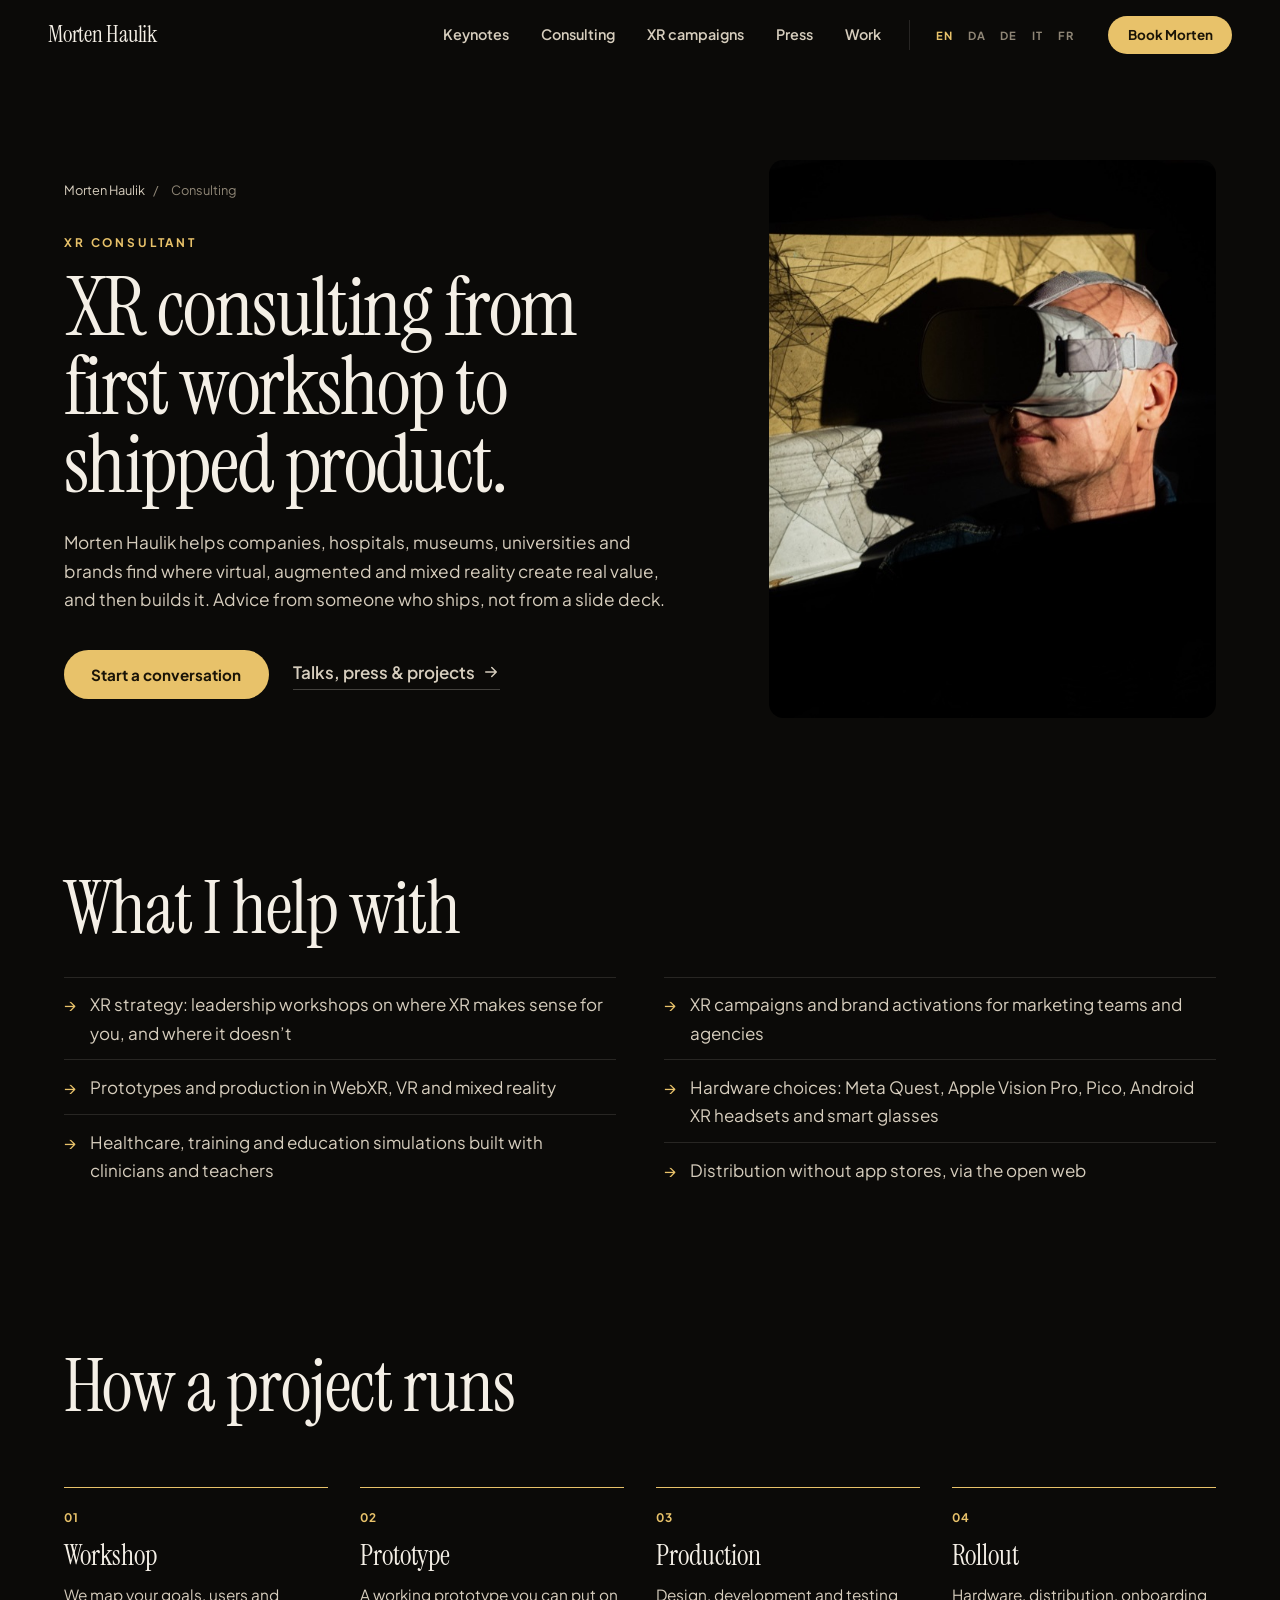
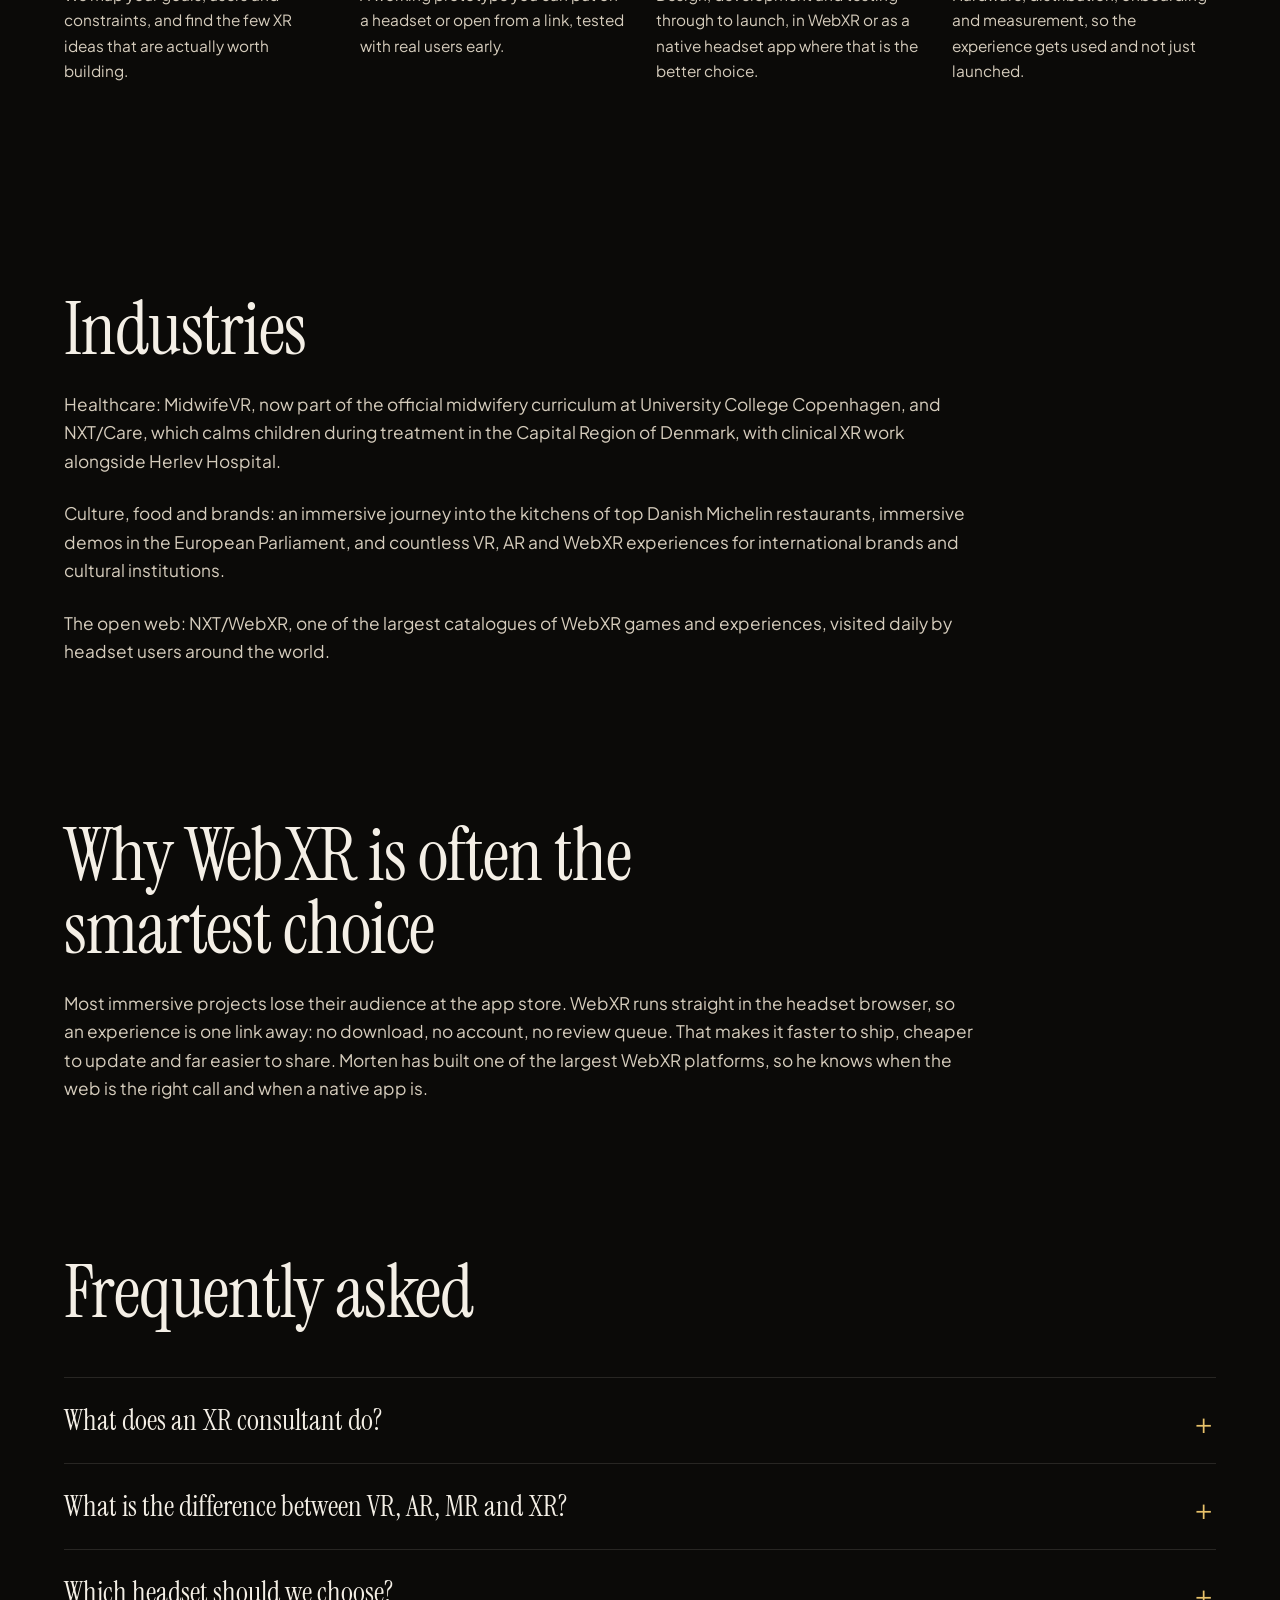
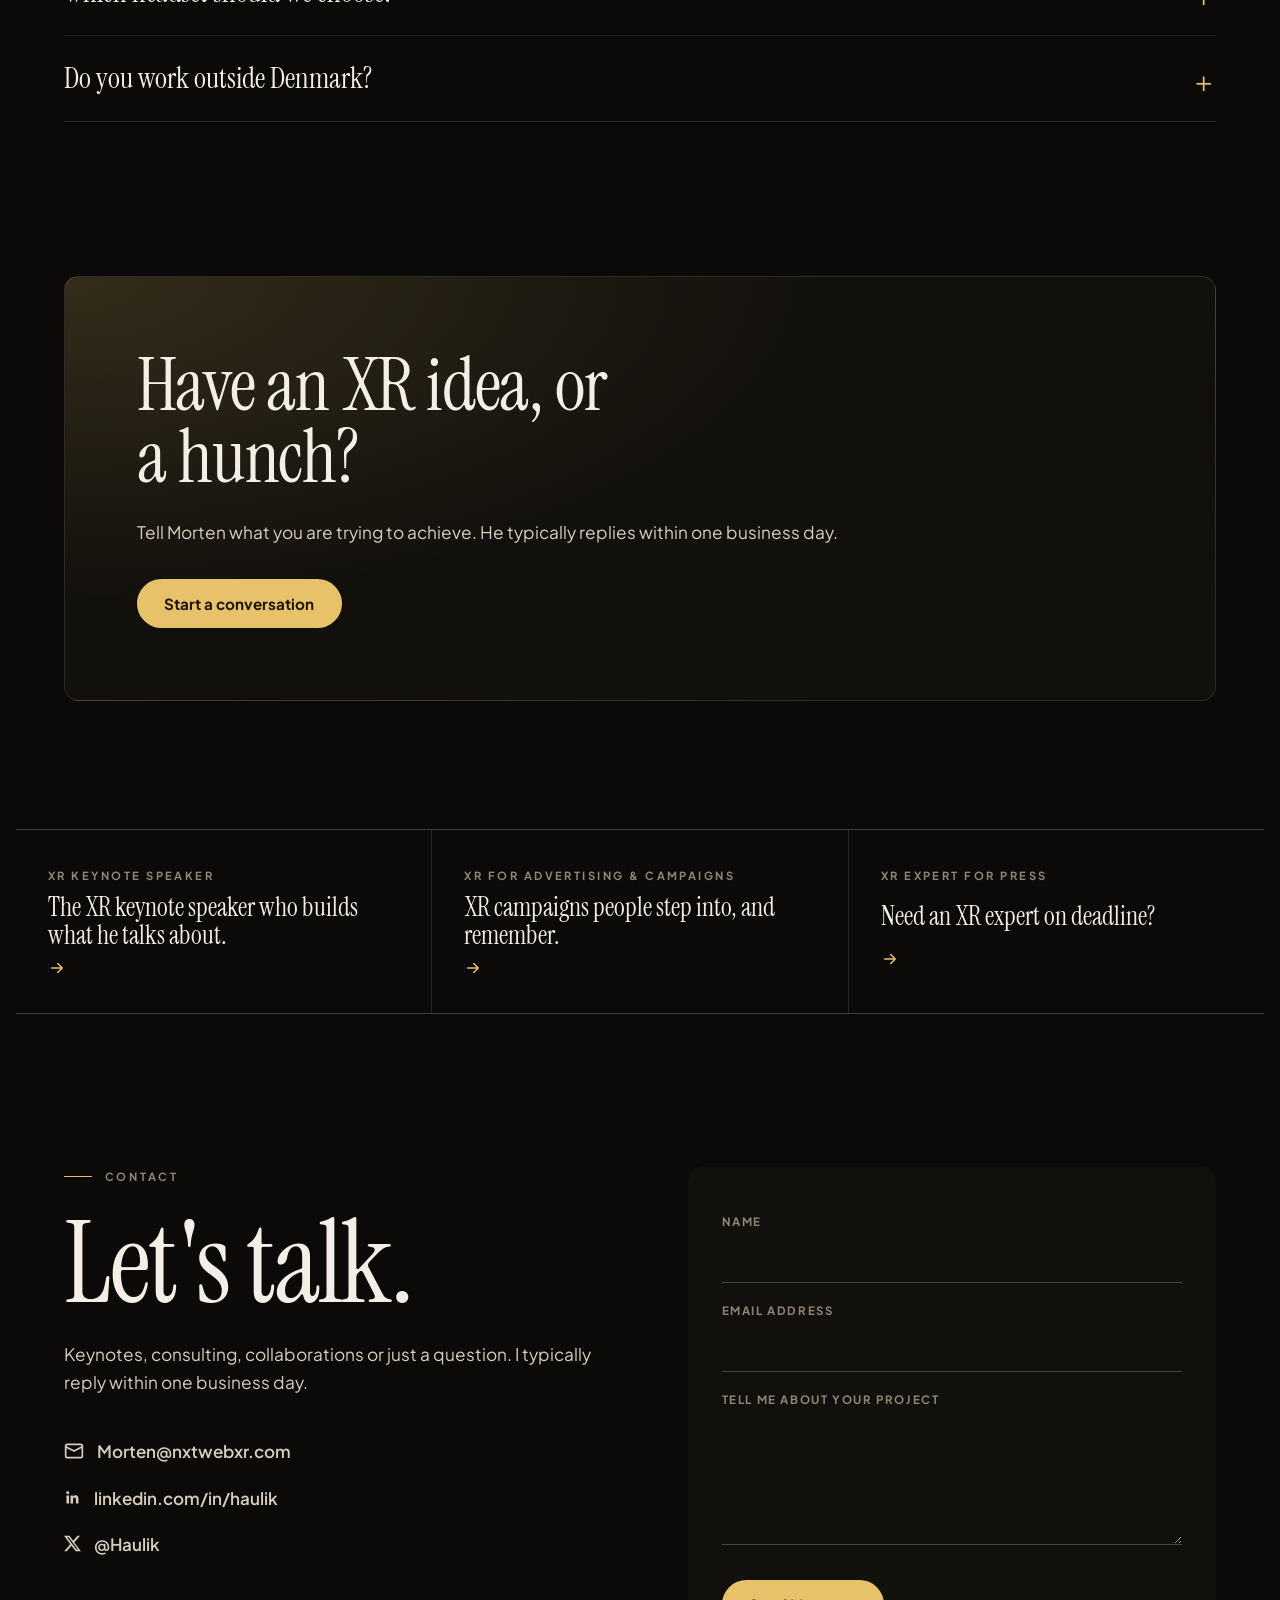
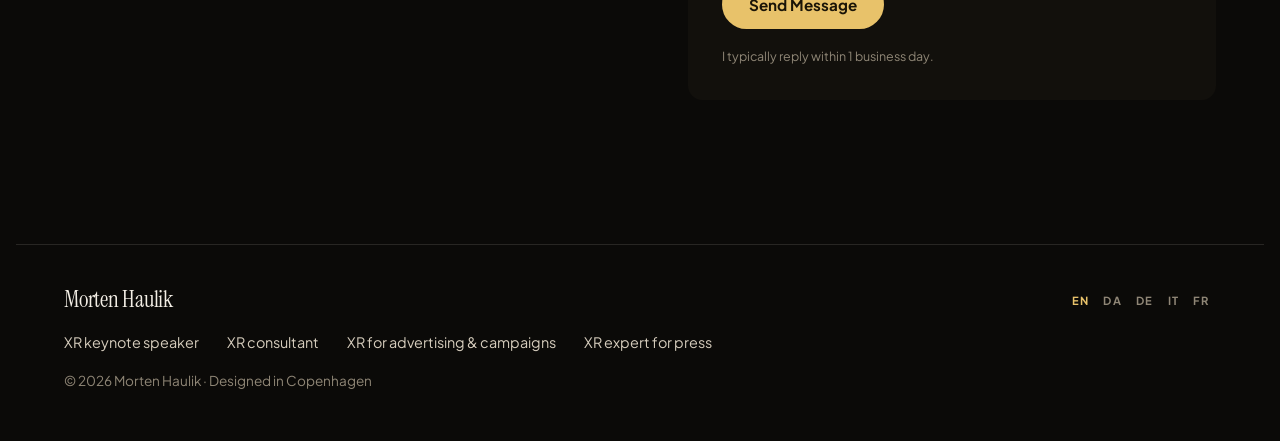
<file: xr-consultant/index.html>
<!DOCTYPE html>
<html lang="en">
<head>
<meta charset="UTF-8">
<meta name="viewport" content="width=device-width, initial-scale=1.0">
<!-- Generated by build.js from data.js. Edit data.js, then run: node build.js -->
<title>XR Consultant | VR, AR &amp; WebXR Consulting – Morten Haulik</title>
<meta name="description" content="Independent XR consultant in Copenhagen. XR strategy, VR and mixed-reality development, WebXR and hardware advice from the founder of NXT/WebXR and NXT/Care. From first workshop to shipped product.">
<meta name="author" content="Morten Haulik">
<meta name="msvalidate.01" content="564019357C022278ED65C98A58C0D8C8">
<meta name="robots" content="index, follow, max-image-preview:large, max-snippet:-1">
<meta name="theme-color" content="#0b0a08">
<meta name="color-scheme" content="dark">
<link rel="canonical" href="https://www.mortenhaulik.com/xr-consultant/">
<link rel="alternate" hreflang="en" href="https://www.mortenhaulik.com/xr-consultant/">
<link rel="alternate" hreflang="da" href="https://www.mortenhaulik.com/da/xr-konsulent/">
<link rel="alternate" hreflang="x-default" href="https://www.mortenhaulik.com/xr-consultant/">

<meta property="og:type" content="website">
<meta property="og:site_name" content="Morten Haulik">
<meta property="og:title" content="XR Consultant | VR, AR &amp; WebXR Consulting – Morten Haulik">
<meta property="og:description" content="Independent XR consultant in Copenhagen. XR strategy, VR and mixed-reality development, WebXR and hardware advice from the founder of NXT/WebXR and NXT/Care. From first workshop to shipped product.">
<meta property="og:url" content="https://www.mortenhaulik.com/xr-consultant/">
<meta property="og:image" content="https://www.mortenhaulik.com/og-image.jpg">
<meta property="og:image:width" content="1200">
<meta property="og:image:height" content="630">
<meta property="og:image:alt" content="Morten Haulik, keynote speaker and XR consultant">
<meta property="profile:first_name" content="Morten">
<meta property="profile:last_name" content="Haulik">
<meta property="og:locale" content="en_US">
<meta property="og:locale:alternate" content="da_DK">
<meta property="og:locale:alternate" content="de_DE">
<meta property="og:locale:alternate" content="it_IT">
<meta property="og:locale:alternate" content="fr_FR">
<meta name="twitter:card" content="summary_large_image">
<meta name="twitter:site" content="@Haulik">
<meta name="twitter:creator" content="@Haulik">
<meta name="twitter:title" content="XR Consultant | VR, AR &amp; WebXR Consulting – Morten Haulik">
<meta name="twitter:description" content="Independent XR consultant in Copenhagen. XR strategy, VR and mixed-reality development, WebXR and hardware advice from the founder of NXT/WebXR and NXT/Care. From first workshop to shipped product.">
<meta name="twitter:image" content="https://www.mortenhaulik.com/og-image.jpg">
<meta name="twitter:image:alt" content="Morten Haulik, keynote speaker and XR consultant">

<link rel="icon" href="data:image/svg+xml,<svg xmlns='http://www.w3.org/2000/svg' viewBox='0 0 100 100'><rect width='100' height='100' rx='22' fill='%230b0a08'/><text x='50' y='68' font-family='Arial' font-weight='700' font-size='52' text-anchor='middle' fill='%23e8c26a'>MH</text></svg>">
<link rel="preconnect" href="https://fonts.googleapis.com">
<link rel="preconnect" href="https://fonts.gstatic.com" crossorigin>
<link href="https://fonts.googleapis.com/css2?family=Instrument+Serif:ital@0;1&family=Permanent+Marker&family=Plus+Jakarta+Sans:wght@400;500;600;700;800&display=swap" rel="stylesheet">
<link rel="preload" as="image" href="/img/hero.jpg" imagesrcset="/img/hero-1100.jpg 1100w, /img/hero.jpg 2000w" imagesizes="100vw">
<link rel="stylesheet" href="/style.css?v=607e606b">
<script>document.documentElement.classList.add('js');setTimeout(()=>document.querySelectorAll('.reveal').forEach(e=>e.classList.add('in')),2500)</script>
<script type="application/ld+json">
{
 "@context": "https://schema.org",
 "@graph": [
  {
   "@type": "WebPage",
   "@id": "https://www.mortenhaulik.com/xr-consultant/#webpage",
   "url": "https://www.mortenhaulik.com/xr-consultant/",
   "name": "XR Consultant | VR, AR & WebXR Consulting – Morten Haulik",
   "description": "Independent XR consultant in Copenhagen. XR strategy, VR and mixed-reality development, WebXR and hardware advice from the founder of NXT/WebXR and NXT/Care. From first workshop to shipped product.",
   "inLanguage": "en",
   "isPartOf": {
    "@id": "https://www.mortenhaulik.com/#website"
   },
   "about": {
    "@id": "https://www.mortenhaulik.com/#person"
   },
   "dateModified": "2026-11-09",
   "primaryImageOfPage": "https://www.mortenhaulik.com/img/hero-1100.jpg",
   "breadcrumb": {
    "@id": "https://www.mortenhaulik.com/xr-consultant/#breadcrumb"
   }
  },
  {
   "@type": "BreadcrumbList",
   "@id": "https://www.mortenhaulik.com/xr-consultant/#breadcrumb",
   "itemListElement": [
    {
     "@type": "ListItem",
     "position": 1,
     "name": "Morten Haulik",
     "item": "https://www.mortenhaulik.com/"
    },
    {
     "@type": "ListItem",
     "position": 2,
     "name": "Consulting",
     "item": "https://www.mortenhaulik.com/xr-consultant/"
    }
   ]
  },
  {
   "@type": "Service",
   "serviceType": "XR consulting",
   "@id": "https://www.mortenhaulik.com/xr-consultant/#service",
   "name": "XR Consultant",
   "description": "Independent XR consultant in Copenhagen. XR strategy, VR and mixed-reality development, WebXR and hardware advice from the founder of NXT/WebXR and NXT/Care. From first workshop to shipped product.",
   "url": "https://www.mortenhaulik.com/xr-consultant/",
   "provider": {
    "@id": "https://www.mortenhaulik.com/#person"
   },
   "areaServed": [
    "DK",
    "Europe"
   ],
   "availableLanguage": [
    "English",
    "Danish"
   ]
  },
  {
   "@type": "FAQPage",
   "@id": "https://www.mortenhaulik.com/xr-consultant/#faq",
   "inLanguage": "en",
   "mainEntity": [
    {
     "@type": "Question",
     "name": "What does an XR consultant do?",
     "acceptedAnswer": {
      "@type": "Answer",
      "text": "An XR consultant helps an organisation decide where virtual, augmented and mixed reality can create value, chooses the right technology and hardware, and guides or delivers the build. Morten covers the whole chain, from strategy workshop to shipped product."
     }
    },
    {
     "@type": "Question",
     "name": "What is the difference between VR, AR, MR and XR?",
     "acceptedAnswer": {
      "@type": "Answer",
      "text": "Virtual reality (VR) replaces your surroundings with a digital world. Augmented reality (AR) places digital content on top of the real world. Mixed reality (MR) lets digital objects interact with your real room. Extended reality (XR) is the umbrella term for all three."
     }
    },
    {
     "@type": "Question",
     "name": "Which headset should we choose?",
     "acceptedAnswer": {
      "@type": "Answer",
      "text": "It depends on your users, budget, content and IT requirements. Meta Quest is the most widespread standalone headset, Apple Vision Pro leads on display quality, and smart glasses suit lightweight, everyday use. A short workshop is the quickest way to get a clear answer."
     }
    },
    {
     "@type": "Question",
     "name": "Do you work outside Denmark?",
     "acceptedAnswer": {
      "@type": "Answer",
      "text": "Yes. Morten is based in Copenhagen and works with clients across Europe, in English or Danish."
     }
    }
   ]
  }
 ]
}
</script>
</head>
<body>
<a class="skip" href="#main">Skip to content</a>

<header class="topbar" id="top">
  <a class="wordmark" href="/">Morten Haulik</a>
  <nav class="topnav" aria-label="Main">
    <a href="/xr-keynote-speaker/">Keynotes</a>
    <a href="/xr-consultant/">Consulting</a>
    <a href="/xr-marketing-campaigns/">XR campaigns</a>
    <a href="/xr-expert-press/">Press</a>
    <a href="/#work">Work</a>
  </nav>
  <nav class="langs" aria-label="Language"><a href="/xr-consultant/" hreflang="en" lang="en" data-lang="en" aria-current="page" title="English">EN</a><a href="/da/xr-konsulent/" hreflang="da" lang="da" data-lang="da" title="Dansk">DA</a><a href="/de/" hreflang="de" lang="de" data-lang="de" title="Deutsch">DE</a><a href="/it/" hreflang="it" lang="it" data-lang="it" title="Italiano">IT</a><a href="/fr/" hreflang="fr" lang="fr" data-lang="fr" title="Français">FR</a></nav>
  <button class="btn btn-gold btn-sm" type="button" data-open-booking>Book Morten</button>
</header>

<main id="main">

  <section class="sub-hero">
    <div class="sub-hero-text">
      <nav class="crumbs" aria-label="Breadcrumb"><a href="/">Morten Haulik</a> <span>/</span> <span aria-current="page">Consulting</span></nav>
      <p class="eyebrow">XR consultant</p>
      <h1>XR consulting from first workshop to shipped product.</h1>
      <p class="lede">Morten Haulik helps companies, hospitals, museums, universities and brands find where virtual, augmented and mixed reality create real value, and then builds it. Advice from someone who ships, not from a slide deck.</p>
      <div class="hero-ctas"><a class="btn btn-gold" href="#contact">Start a conversation</a><a class="text-link" href="/#work">Talks, press &amp; projects <svg width="18" height="18" viewBox="0 0 24 24" fill="none" stroke="currentColor" stroke-width="2" stroke-linecap="round" stroke-linejoin="round" aria-hidden="true"><path d="M5 12h14M13 6l6 6-6 6"/></svg></a></div>
    </div>
    <figure class="sub-hero-media"><img src="/img/hero-1100.jpg" alt="Morten Haulik" loading="eager" decoding="async"></figure>
  </section>


  <section class="block sub-sec">
    <h2 class="h2 reveal">What I help with</h2>
    
    <ul class="topic-list wide reveal"><li>XR strategy: leadership workshops on where XR makes sense for you, and where it doesn’t</li><li>Prototypes and production in WebXR, VR and mixed reality</li><li>Healthcare, training and education simulations built with clinicians and teachers</li><li>XR campaigns and brand activations for marketing teams and agencies</li><li>Hardware choices: Meta Quest, Apple Vision Pro, Pico, Android XR headsets and smart glasses</li><li>Distribution without app stores, via the open web</li></ul>
    
    
  </section>

  <section class="block sub-sec">
    <h2 class="h2 reveal">How a project runs</h2>
    
    
    
    <ol class="offers"><li class="reveal"><h3>Workshop</h3><p>We map your goals, users and constraints, and find the few XR ideas that are actually worth building.</p></li><li class="reveal"><h3>Prototype</h3><p>A working prototype you can put on a headset or open from a link, tested with real users early.</p></li><li class="reveal"><h3>Production</h3><p>Design, development and testing through to launch, in WebXR or as a native headset app where that is the better choice.</p></li><li class="reveal"><h3>Rollout</h3><p>Hardware, distribution, onboarding and measurement, so the experience gets used and not just launched.</p></li></ol>
  </section>

  <section class="block sub-sec">
    <h2 class="h2 reveal">Industries</h2>
    <p class="lede reveal">Healthcare: MidwifeVR, now part of the official midwifery curriculum at University College Copenhagen, and NXT/Care, which calms children during treatment in the Capital Region of Denmark, with clinical XR work alongside Herlev Hospital.</p>
    <p class="lede reveal">Culture, food and brands: an immersive journey into the kitchens of top Danish Michelin restaurants, immersive demos in the European Parliament, and countless VR, AR and WebXR experiences for international brands and cultural institutions.</p>
    <p class="lede reveal">The open web: NXT/WebXR, one of the largest catalogues of WebXR games and experiences, visited daily by headset users around the world.</p>
    
    
    
  </section>

  <section class="block sub-sec">
    <h2 class="h2 reveal">Why WebXR is often the smartest choice</h2>
    <p class="lede reveal">Most immersive projects lose their audience at the app store. WebXR runs straight in the headset browser, so an experience is one link away: no download, no account, no review queue. That makes it faster to ship, cheaper to update and far easier to share. Morten has built one of the largest WebXR platforms, so he knows when the web is the right call and when a native app is.</p>
    
    
    
  </section>

  <section class="faq block">
    <h2 class="h2 reveal">Frequently asked</h2>
    <div class="faq-list">
      <details class="reveal"><summary>What does an XR consultant do?</summary><p>An XR consultant helps an organisation decide where virtual, augmented and mixed reality can create value, chooses the right technology and hardware, and guides or delivers the build. Morten covers the whole chain, from strategy workshop to shipped product.</p></details>
      <details class="reveal"><summary>What is the difference between VR, AR, MR and XR?</summary><p>Virtual reality (VR) replaces your surroundings with a digital world. Augmented reality (AR) places digital content on top of the real world. Mixed reality (MR) lets digital objects interact with your real room. Extended reality (XR) is the umbrella term for all three.</p></details>
      <details class="reveal"><summary>Which headset should we choose?</summary><p>It depends on your users, budget, content and IT requirements. Meta Quest is the most widespread standalone headset, Apple Vision Pro leads on display quality, and smart glasses suit lightweight, everyday use. A short workshop is the quickest way to get a clear answer.</p></details>
      <details class="reveal"><summary>Do you work outside Denmark?</summary><p>Yes. Morten is based in Copenhagen and works with clients across Europe, in English or Danish.</p></details>
    </div>
  </section>

  <section class="cta-band block">
    <div class="cta-box reveal">
      <h2 class="h2">Have an XR idea, or a hunch?</h2>
      <p class="lede">Tell Morten what you are trying to achieve. He typically replies within one business day.</p>
      <a class="btn btn-gold" href="#contact">Start a conversation</a>
    </div>
  </section>

  <nav class="related block" aria-label="Related">
    <a class="related-link reveal" href="/xr-keynote-speaker/"><span>XR keynote speaker</span><strong>The XR keynote speaker who builds what he talks about.</strong><svg width="18" height="18" viewBox="0 0 24 24" fill="none" stroke="currentColor" stroke-width="2" stroke-linecap="round" stroke-linejoin="round" aria-hidden="true"><path d="M5 12h14M13 6l6 6-6 6"/></svg></a>
    <a class="related-link reveal" href="/xr-marketing-campaigns/"><span>XR for advertising &amp; campaigns</span><strong>XR campaigns people step into, and remember.</strong><svg width="18" height="18" viewBox="0 0 24 24" fill="none" stroke="currentColor" stroke-width="2" stroke-linecap="round" stroke-linejoin="round" aria-hidden="true"><path d="M5 12h14M13 6l6 6-6 6"/></svg></a>
    <a class="related-link reveal" href="/xr-expert-press/"><span>XR expert for press</span><strong>Need an XR expert on deadline?</strong><svg width="18" height="18" viewBox="0 0 24 24" fill="none" stroke="currentColor" stroke-width="2" stroke-linecap="round" stroke-linejoin="round" aria-hidden="true"><path d="M5 12h14M13 6l6 6-6 6"/></svg></a>
  </nav>


  <section class="contact block" id="contact" aria-labelledby="contact-title">
    <div class="contact-intro">
      <p class="label reveal">Contact</p>
      <h2 id="contact-title" class="display reveal">Let's talk.</h2>
      <p class="lede reveal">Keynotes, consulting, collaborations or just a question. I typically reply within one business day.</p>
      <ul class="direct reveal">
        <li><a href="mailto:Morten@nxtwebxr.com"><svg width="20" height="20" viewBox="0 0 24 24" fill="none" stroke="currentColor" stroke-width="2" stroke-linecap="round" stroke-linejoin="round" aria-hidden="true"><rect x="2" y="4" width="20" height="16" rx="2"/><path d="m22 7-10 5L2 7"/></svg> Morten@nxtwebxr.com</a></li>
        <li><a href="https://www.linkedin.com/in/haulik" target="_blank" rel="noopener"><svg width="17" height="17" viewBox="0 0 24 24" fill="currentColor" aria-hidden="true"><path d="M20.4 20.5h-3.6v-5.6c0-1.3 0-3-1.9-3s-2.1 1.4-2.1 2.9v5.7H9.2V9h3.4v1.6h.1c.5-.9 1.7-1.9 3.4-1.9 3.6 0 4.3 2.4 4.3 5.5v6.3ZM5.3 7.4a2.1 2.1 0 1 1 0-4.2 2.1 2.1 0 0 1 0 4.2ZM7.1 20.5H3.5V9h3.6v11.5Z"/></svg> linkedin.com/in/haulik</a></li>
        <li><a href="https://x.com/Haulik" target="_blank" rel="noopener"><svg width="17" height="17" viewBox="0 0 24 24" fill="currentColor" aria-hidden="true"><path d="M18.9 1.2h3.7l-8.1 9.3L24 22.8h-7.5l-5.9-7.7-6.7 7.7H.2l8.7-9.9L0 1.2h7.7l5.3 7 6-7Zm-1.3 19.4h2L6.5 3.3h-2.2l13.3 17.3Z"/></svg> @Haulik</a></li>
      </ul>
    </div>
    <form id="contact-form" class="contact-form reveal">
      <label for="c-name">Name</label>
      <input required type="text" id="c-name" name="name" autocomplete="name">
      <label for="c-email">Email Address</label>
      <input required type="email" id="c-email" name="email" autocomplete="email">
      <label for="c-msg">Tell me about your project</label>
      <textarea required rows="5" id="c-msg" name="message"></textarea>
      <button type="submit" class="btn btn-gold"><span data-t="openEmail">Send Message</span></button>
      <p class="hint" id="contact-status" role="status">I typically reply within 1 business day.</p>
    </form>
  </section>

</main>

<footer class="site-footer">
  <div class="footer-row">
    <a class="wordmark" href="#top">Morten Haulik</a>
    <nav class="langs" aria-label="Language"><a href="/xr-consultant/" hreflang="en" lang="en" data-lang="en" aria-current="page" title="English">EN</a><a href="/da/xr-konsulent/" hreflang="da" lang="da" data-lang="da" title="Dansk">DA</a><a href="/de/" hreflang="de" lang="de" data-lang="de" title="Deutsch">DE</a><a href="/it/" hreflang="it" lang="it" data-lang="it" title="Italiano">IT</a><a href="/fr/" hreflang="fr" lang="fr" data-lang="fr" title="Français">FR</a></nav>
  </div>
  <nav class="footer-links" aria-label="Services"><a href="/xr-keynote-speaker/">XR keynote speaker</a><a href="/xr-consultant/">XR consultant</a><a href="/xr-marketing-campaigns/">XR for advertising &amp; campaigns</a><a href="/xr-expert-press/">XR expert for press</a></nav>
  <p class="muted">© 2026 Morten Haulik · Designed in Copenhagen</p>
</footer>

<dialog id="card-modal" class="modal">
  <button class="modal-close" type="button" data-close aria-label="Close">✕</button>
  <div id="modal-content"></div>
</dialog>

<dialog id="booking-modal" class="modal booking" aria-labelledby="booking-title">
  <button class="modal-close" type="button" data-close aria-label="Close">✕</button>
  <div class="booking-inner">
    <p class="eyebrow">Official Booking</p>
    <h2 id="booking-title">Keynote Inquiry</h2>
    <p class="sub">Available for conferences, corporate summits, and private workshops.</p>
    <form id="booking-form">
      <div class="field-group">
        <div class="range-head">
          <label for="audience">Audience Size</label>
          <output id="audience-out">500 <small>people</small></output>
        </div>
        <input type="range" id="audience" min="5" max="5000" step="5" value="500">
        <label class="dates-label" for="d1">Pick Dates</label>
        <p class="hint">(You can select up to three dates)</p>
        <div class="dates"><input type="date" id="d1"><input type="date" id="d2" aria-label="Pick Dates 2"><input type="date" id="d3" aria-label="Pick Dates 3"></div>
      </div>
      <label for="b-name">Name</label>
      <input required type="text" id="b-name" autocomplete="name">
      <label for="b-email">Email Address</label>
      <input required type="email" id="b-email" autocomplete="email">
      <label for="b-org">Organization / Event</label>
      <input type="text" id="b-org" autocomplete="organization">
      <label for="phone">Phone Number</label>
      <input type="tel" id="phone" placeholder="+45 12 34 56 78" autocomplete="tel">
      <button type="submit" class="btn btn-gold"><span data-t="reqEmail">Send Request</span></button>
      <p class="hint" id="booking-status" role="status">I'll get back to you within 1 business day to confirm.</p>
    </form>
  </div>
</dialog>

<script src="/data.js?v=6eca59f2" defer></script>
<script src="/main.js?v=3a068b97" defer></script>
</body>
</html>
</file>
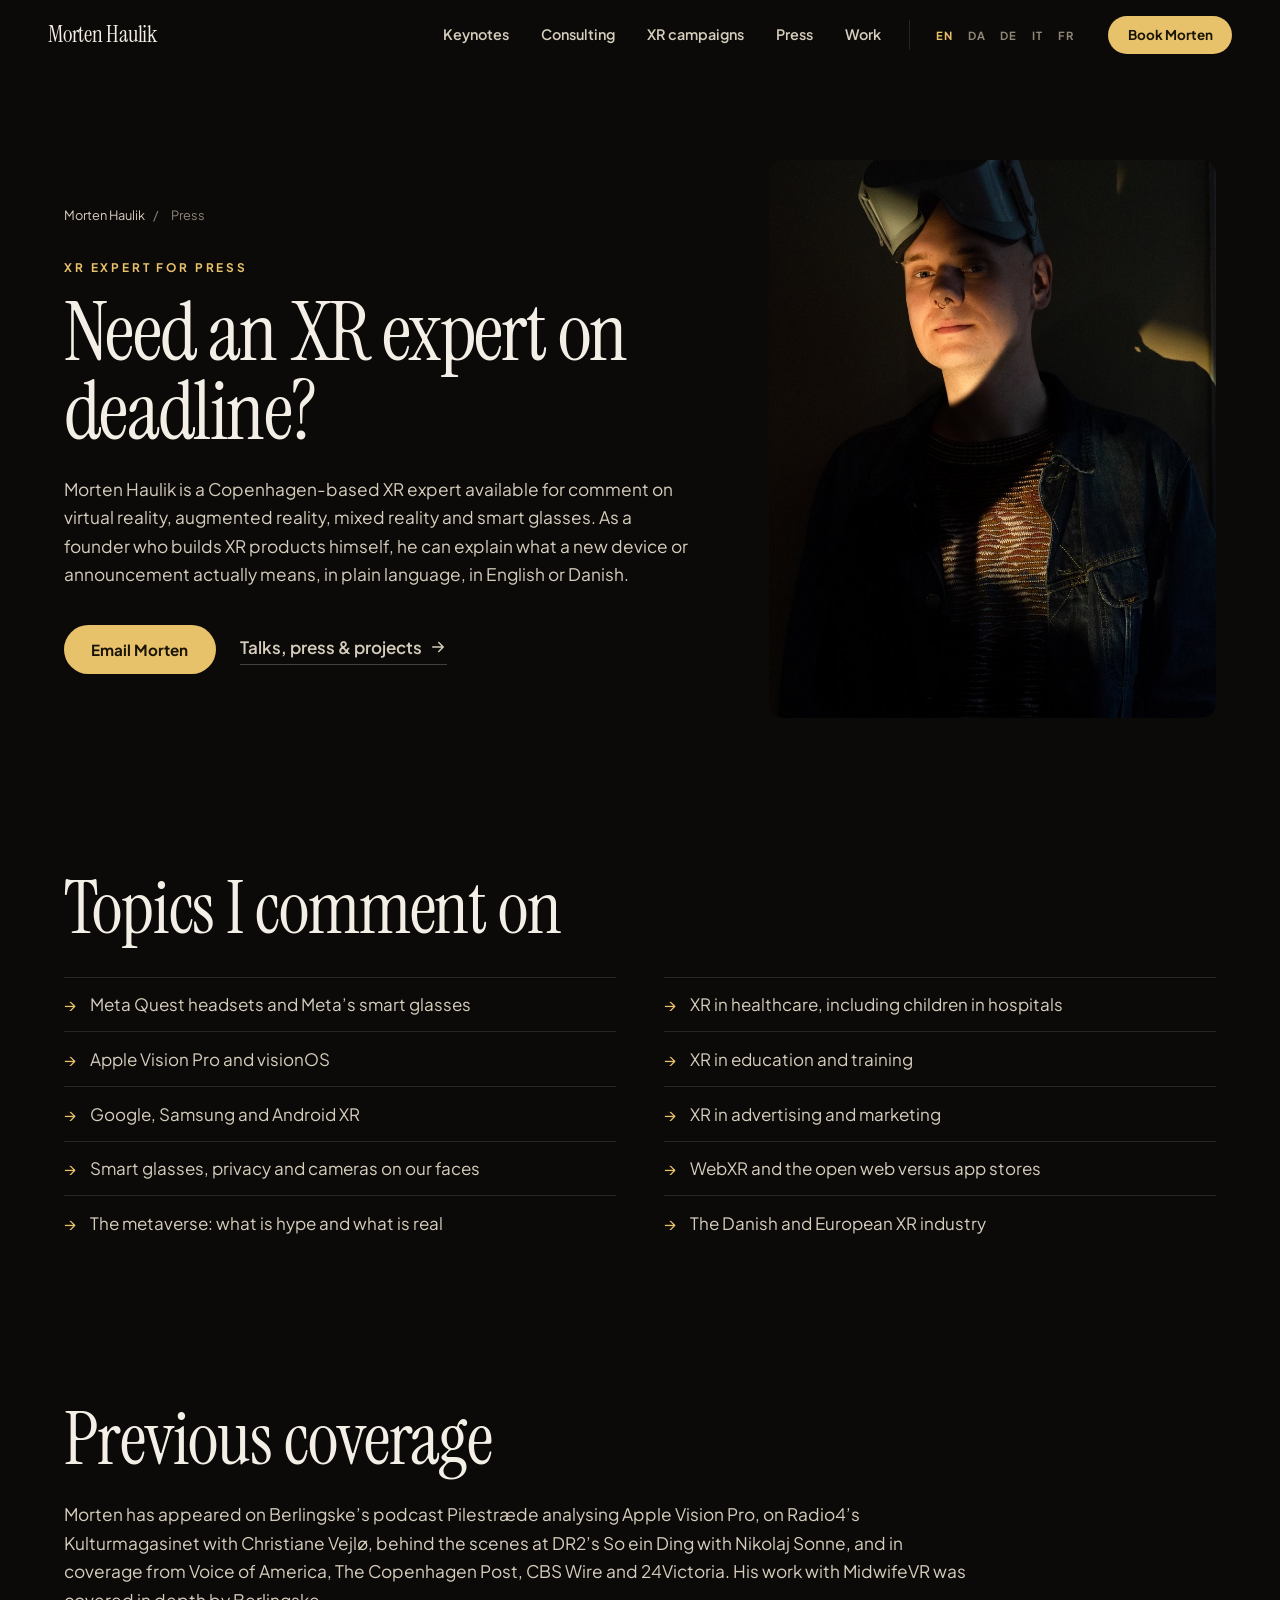
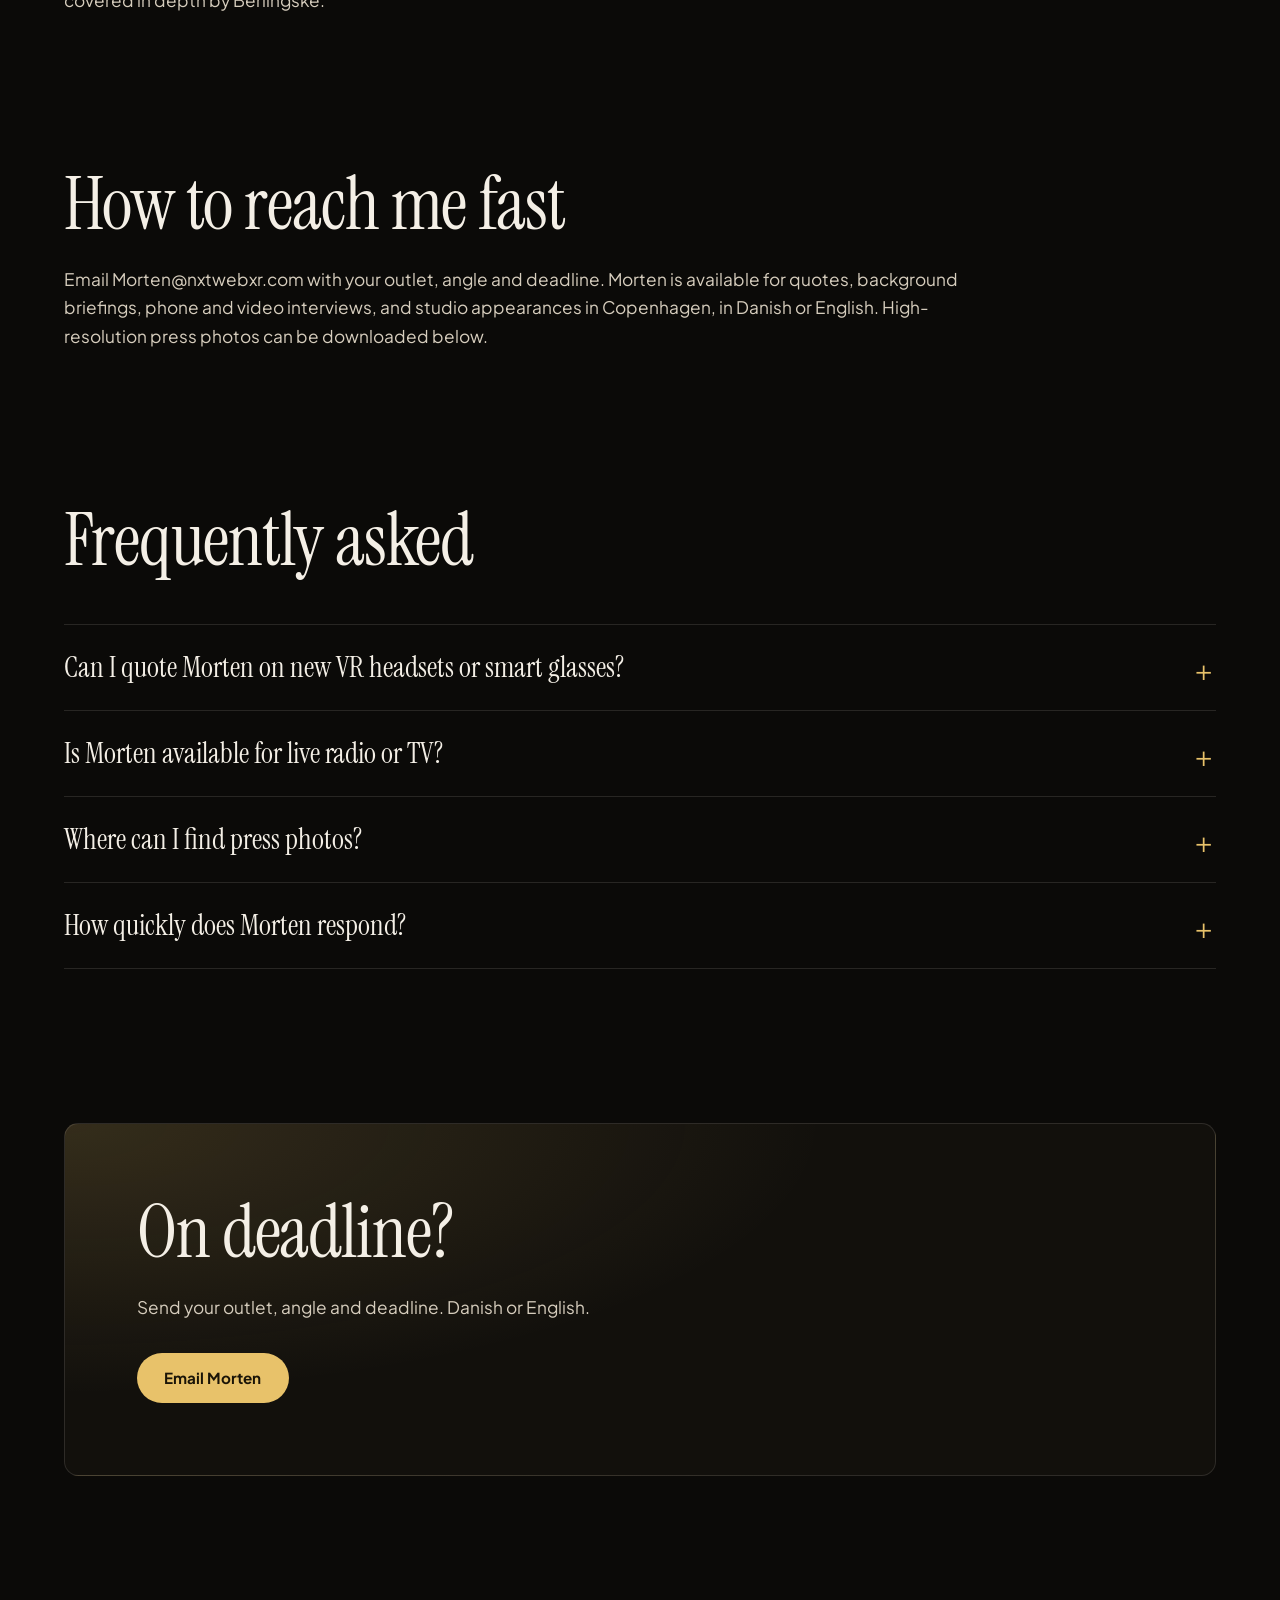
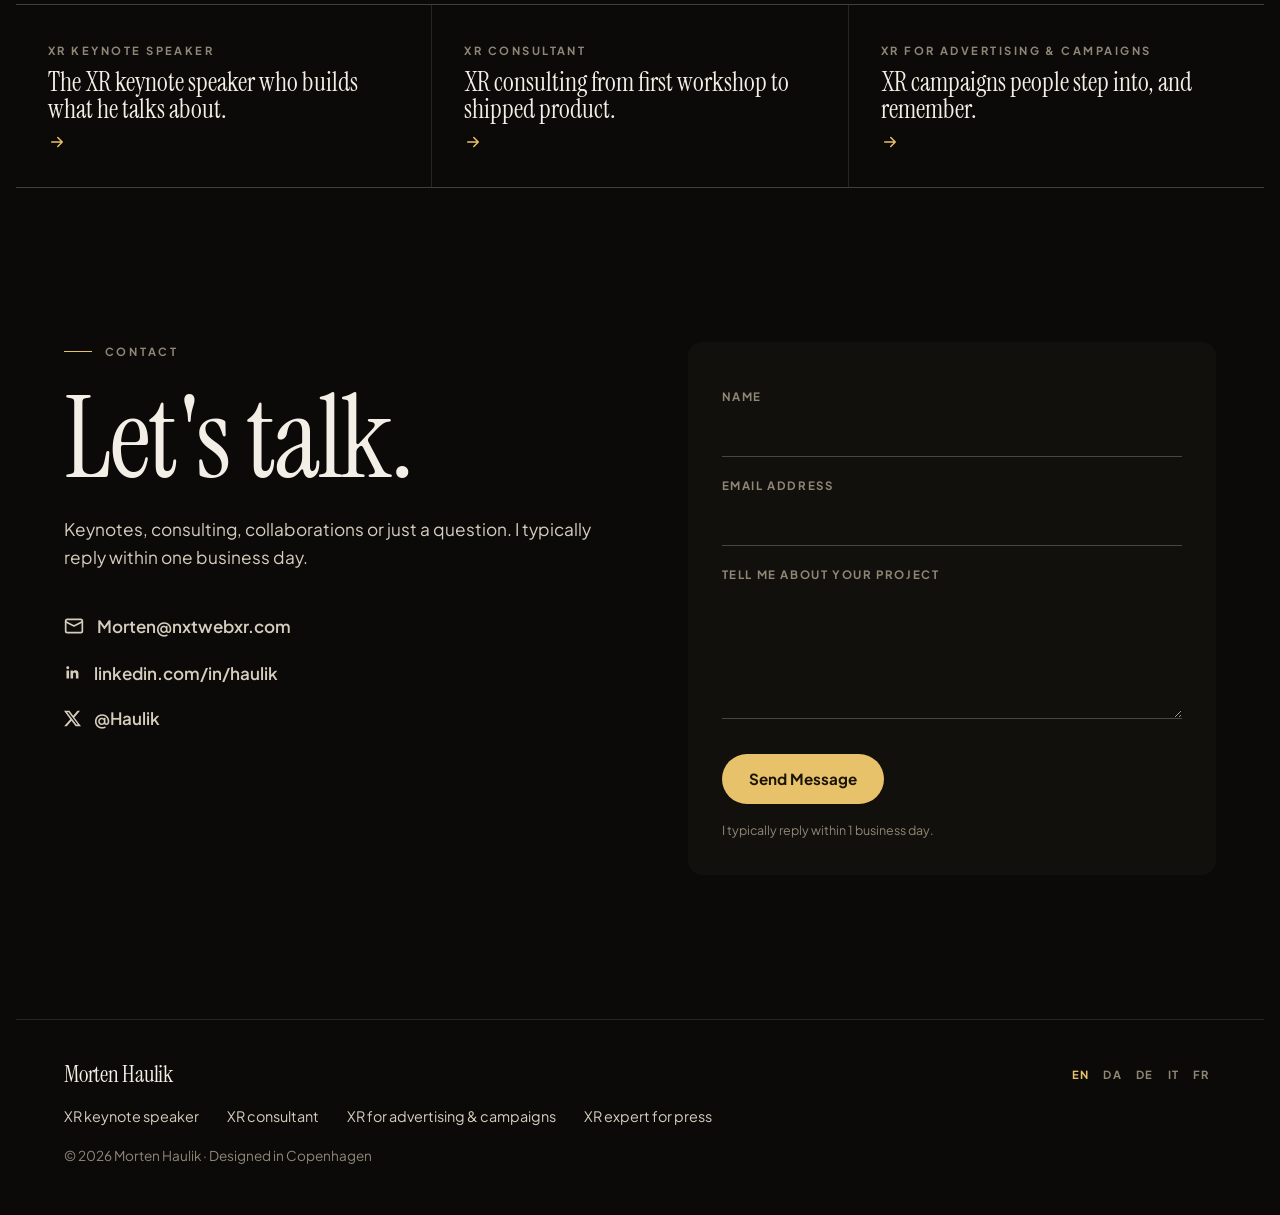
<file: xr-expert-press/index.html>
<!DOCTYPE html>
<html lang="en">
<head>
<meta charset="UTF-8">
<meta name="viewport" content="width=device-width, initial-scale=1.0">
<!-- Generated by build.js from data.js. Edit data.js, then run: node build.js -->
<title>VR &amp; Smart Glasses Expert for Press Comment | Morten Haulik</title>
<meta name="description" content="Journalists: Morten Haulik comments on VR, AR, mixed reality and smart glasses, from Meta Quest and Meta’s glasses to Apple Vision Pro and Android XR. In English or Danish, for print, radio and TV.">
<meta name="author" content="Morten Haulik">
<meta name="msvalidate.01" content="564019357C022278ED65C98A58C0D8C8">
<meta name="robots" content="index, follow, max-image-preview:large, max-snippet:-1">
<meta name="theme-color" content="#0b0a08">
<meta name="color-scheme" content="dark">
<link rel="canonical" href="https://www.mortenhaulik.com/xr-expert-press/">
<link rel="alternate" hreflang="en" href="https://www.mortenhaulik.com/xr-expert-press/">
<link rel="alternate" hreflang="da" href="https://www.mortenhaulik.com/da/vr-ekspert-presse/">
<link rel="alternate" hreflang="x-default" href="https://www.mortenhaulik.com/xr-expert-press/">

<meta property="og:type" content="website">
<meta property="og:site_name" content="Morten Haulik">
<meta property="og:title" content="VR &amp; Smart Glasses Expert for Press Comment | Morten Haulik">
<meta property="og:description" content="Journalists: Morten Haulik comments on VR, AR, mixed reality and smart glasses, from Meta Quest and Meta’s glasses to Apple Vision Pro and Android XR. In English or Danish, for print, radio and TV.">
<meta property="og:url" content="https://www.mortenhaulik.com/xr-expert-press/">
<meta property="og:image" content="https://www.mortenhaulik.com/og-image.jpg">
<meta property="og:image:width" content="1200">
<meta property="og:image:height" content="630">
<meta property="og:image:alt" content="Morten Haulik, keynote speaker and XR consultant">
<meta property="profile:first_name" content="Morten">
<meta property="profile:last_name" content="Haulik">
<meta property="og:locale" content="en_US">
<meta property="og:locale:alternate" content="da_DK">
<meta property="og:locale:alternate" content="de_DE">
<meta property="og:locale:alternate" content="it_IT">
<meta property="og:locale:alternate" content="fr_FR">
<meta name="twitter:card" content="summary_large_image">
<meta name="twitter:site" content="@Haulik">
<meta name="twitter:creator" content="@Haulik">
<meta name="twitter:title" content="VR &amp; Smart Glasses Expert for Press Comment | Morten Haulik">
<meta name="twitter:description" content="Journalists: Morten Haulik comments on VR, AR, mixed reality and smart glasses, from Meta Quest and Meta’s glasses to Apple Vision Pro and Android XR. In English or Danish, for print, radio and TV.">
<meta name="twitter:image" content="https://www.mortenhaulik.com/og-image.jpg">
<meta name="twitter:image:alt" content="Morten Haulik, keynote speaker and XR consultant">

<link rel="icon" href="data:image/svg+xml,<svg xmlns='http://www.w3.org/2000/svg' viewBox='0 0 100 100'><rect width='100' height='100' rx='22' fill='%230b0a08'/><text x='50' y='68' font-family='Arial' font-weight='700' font-size='52' text-anchor='middle' fill='%23e8c26a'>MH</text></svg>">
<link rel="preconnect" href="https://fonts.googleapis.com">
<link rel="preconnect" href="https://fonts.gstatic.com" crossorigin>
<link href="https://fonts.googleapis.com/css2?family=Instrument+Serif:ital@0;1&family=Permanent+Marker&family=Plus+Jakarta+Sans:wght@400;500;600;700;800&display=swap" rel="stylesheet">
<link rel="preload" as="image" href="/img/hero.jpg" imagesrcset="/img/hero-1100.jpg 1100w, /img/hero.jpg 2000w" imagesizes="100vw">
<link rel="stylesheet" href="/style.css?v=607e606b">
<script>document.documentElement.classList.add('js');setTimeout(()=>document.querySelectorAll('.reveal').forEach(e=>e.classList.add('in')),2500)</script>
<script type="application/ld+json">
{
 "@context": "https://schema.org",
 "@graph": [
  {
   "@type": "WebPage",
   "@id": "https://www.mortenhaulik.com/xr-expert-press/#webpage",
   "url": "https://www.mortenhaulik.com/xr-expert-press/",
   "name": "VR & Smart Glasses Expert for Press Comment | Morten Haulik",
   "description": "Journalists: Morten Haulik comments on VR, AR, mixed reality and smart glasses, from Meta Quest and Meta’s glasses to Apple Vision Pro and Android XR. In English or Danish, for print, radio and TV.",
   "inLanguage": "en",
   "isPartOf": {
    "@id": "https://www.mortenhaulik.com/#website"
   },
   "about": {
    "@id": "https://www.mortenhaulik.com/#person"
   },
   "dateModified": "2026-11-09",
   "primaryImageOfPage": "https://www.mortenhaulik.com/img/portrait.jpg",
   "breadcrumb": {
    "@id": "https://www.mortenhaulik.com/xr-expert-press/#breadcrumb"
   }
  },
  {
   "@type": "BreadcrumbList",
   "@id": "https://www.mortenhaulik.com/xr-expert-press/#breadcrumb",
   "itemListElement": [
    {
     "@type": "ListItem",
     "position": 1,
     "name": "Morten Haulik",
     "item": "https://www.mortenhaulik.com/"
    },
    {
     "@type": "ListItem",
     "position": 2,
     "name": "Press",
     "item": "https://www.mortenhaulik.com/xr-expert-press/"
    }
   ]
  },
  {
   "@type": "FAQPage",
   "@id": "https://www.mortenhaulik.com/xr-expert-press/#faq",
   "inLanguage": "en",
   "mainEntity": [
    {
     "@type": "Question",
     "name": "Can I quote Morten on new VR headsets or smart glasses?",
     "acceptedAnswer": {
      "@type": "Answer",
      "text": "Yes. Morten regularly comments on new devices from Meta, Apple, Google and Samsung, and can explain what they mean for consumers, businesses and developers."
     }
    },
    {
     "@type": "Question",
     "name": "Is Morten available for live radio or TV?",
     "acceptedAnswer": {
      "@type": "Answer",
      "text": "Yes, in Danish or English, in studio in Copenhagen or remotely."
     }
    },
    {
     "@type": "Question",
     "name": "Where can I find press photos?",
     "acceptedAnswer": {
      "@type": "Answer",
      "text": "High-resolution press photos are available to download on this page and may be used in coverage of Morten Haulik with credit."
     }
    },
    {
     "@type": "Question",
     "name": "How quickly does Morten respond?",
     "acceptedAnswer": {
      "@type": "Answer",
      "text": "Morten aims to respond to press requests quickly and understands news deadlines. Include your deadline in the subject line."
     }
    }
   ]
  }
 ]
}
</script>
</head>
<body>
<a class="skip" href="#main">Skip to content</a>

<header class="topbar" id="top">
  <a class="wordmark" href="/">Morten Haulik</a>
  <nav class="topnav" aria-label="Main">
    <a href="/xr-keynote-speaker/">Keynotes</a>
    <a href="/xr-consultant/">Consulting</a>
    <a href="/xr-marketing-campaigns/">XR campaigns</a>
    <a href="/xr-expert-press/">Press</a>
    <a href="/#work">Work</a>
  </nav>
  <nav class="langs" aria-label="Language"><a href="/xr-expert-press/" hreflang="en" lang="en" data-lang="en" aria-current="page" title="English">EN</a><a href="/da/vr-ekspert-presse/" hreflang="da" lang="da" data-lang="da" title="Dansk">DA</a><a href="/de/" hreflang="de" lang="de" data-lang="de" title="Deutsch">DE</a><a href="/it/" hreflang="it" lang="it" data-lang="it" title="Italiano">IT</a><a href="/fr/" hreflang="fr" lang="fr" data-lang="fr" title="Français">FR</a></nav>
  <button class="btn btn-gold btn-sm" type="button" data-open-booking>Book Morten</button>
</header>

<main id="main">

  <section class="sub-hero">
    <div class="sub-hero-text">
      <nav class="crumbs" aria-label="Breadcrumb"><a href="/">Morten Haulik</a> <span>/</span> <span aria-current="page">Press</span></nav>
      <p class="eyebrow">XR expert for press</p>
      <h1>Need an XR expert on deadline?</h1>
      <p class="lede">Morten Haulik is a Copenhagen-based XR expert available for comment on virtual reality, augmented reality, mixed reality and smart glasses. As a founder who builds XR products himself, he can explain what a new device or announcement actually means, in plain language, in English or Danish.</p>
      <div class="hero-ctas"><a class="btn btn-gold" href="mailto:Morten@nxtwebxr.com?subject=Press%20inquiry">Email Morten</a><a class="text-link" href="/#work">Talks, press &amp; projects <svg width="18" height="18" viewBox="0 0 24 24" fill="none" stroke="currentColor" stroke-width="2" stroke-linecap="round" stroke-linejoin="round" aria-hidden="true"><path d="M5 12h14M13 6l6 6-6 6"/></svg></a></div>
    </div>
    <figure class="sub-hero-media"><img src="/img/portrait.jpg" alt="Morten Haulik" loading="eager" decoding="async"></figure>
  </section>


  <section class="block sub-sec">
    <h2 class="h2 reveal">Topics I comment on</h2>
    
    <ul class="topic-list wide reveal"><li>Meta Quest headsets and Meta’s smart glasses</li><li>Apple Vision Pro and visionOS</li><li>Google, Samsung and Android XR</li><li>Smart glasses, privacy and cameras on our faces</li><li>The metaverse: what is hype and what is real</li><li>XR in healthcare, including children in hospitals</li><li>XR in education and training</li><li>XR in advertising and marketing</li><li>WebXR and the open web versus app stores</li><li>The Danish and European XR industry</li></ul>
    
    
  </section>

  <section class="block sub-sec">
    <h2 class="h2 reveal">Previous coverage</h2>
    <p class="lede reveal">Morten has appeared on Berlingske’s podcast Pilestræde analysing Apple Vision Pro, on Radio4’s Kulturmagasinet with Christiane Vejlø, behind the scenes at DR2’s So ein Ding with Nikolaj Sonne, and in coverage from Voice of America, The Copenhagen Post, CBS Wire and 24Victoria. His work with MidwifeVR was covered in depth by Berlingske.</p>
    
    
    
  </section>

  <section class="block sub-sec">
    <h2 class="h2 reveal">How to reach me fast</h2>
    <p class="lede reveal">Email Morten@nxtwebxr.com with your outlet, angle and deadline. Morten is available for quotes, background briefings, phone and video interviews, and studio appearances in Copenhagen, in Danish or English. High-resolution press photos can be downloaded below.</p>
    
    
    
  </section>

  <section class="faq block">
    <h2 class="h2 reveal">Frequently asked</h2>
    <div class="faq-list">
      <details class="reveal"><summary>Can I quote Morten on new VR headsets or smart glasses?</summary><p>Yes. Morten regularly comments on new devices from Meta, Apple, Google and Samsung, and can explain what they mean for consumers, businesses and developers.</p></details>
      <details class="reveal"><summary>Is Morten available for live radio or TV?</summary><p>Yes, in Danish or English, in studio in Copenhagen or remotely.</p></details>
      <details class="reveal"><summary>Where can I find press photos?</summary><p>High-resolution press photos are available to download on this page and may be used in coverage of Morten Haulik with credit.</p></details>
      <details class="reveal"><summary>How quickly does Morten respond?</summary><p>Morten aims to respond to press requests quickly and understands news deadlines. Include your deadline in the subject line.</p></details>
    </div>
  </section>

  <section class="cta-band block">
    <div class="cta-box reveal">
      <h2 class="h2">On deadline?</h2>
      <p class="lede">Send your outlet, angle and deadline. Danish or English.</p>
      <a class="btn btn-gold" href="mailto:Morten@nxtwebxr.com?subject=Press%20inquiry">Email Morten</a>
    </div>
  </section>

  <nav class="related block" aria-label="Related">
    <a class="related-link reveal" href="/xr-keynote-speaker/"><span>XR keynote speaker</span><strong>The XR keynote speaker who builds what he talks about.</strong><svg width="18" height="18" viewBox="0 0 24 24" fill="none" stroke="currentColor" stroke-width="2" stroke-linecap="round" stroke-linejoin="round" aria-hidden="true"><path d="M5 12h14M13 6l6 6-6 6"/></svg></a>
    <a class="related-link reveal" href="/xr-consultant/"><span>XR consultant</span><strong>XR consulting from first workshop to shipped product.</strong><svg width="18" height="18" viewBox="0 0 24 24" fill="none" stroke="currentColor" stroke-width="2" stroke-linecap="round" stroke-linejoin="round" aria-hidden="true"><path d="M5 12h14M13 6l6 6-6 6"/></svg></a>
    <a class="related-link reveal" href="/xr-marketing-campaigns/"><span>XR for advertising &amp; campaigns</span><strong>XR campaigns people step into, and remember.</strong><svg width="18" height="18" viewBox="0 0 24 24" fill="none" stroke="currentColor" stroke-width="2" stroke-linecap="round" stroke-linejoin="round" aria-hidden="true"><path d="M5 12h14M13 6l6 6-6 6"/></svg></a>
  </nav>


  <section class="contact block" id="contact" aria-labelledby="contact-title">
    <div class="contact-intro">
      <p class="label reveal">Contact</p>
      <h2 id="contact-title" class="display reveal">Let's talk.</h2>
      <p class="lede reveal">Keynotes, consulting, collaborations or just a question. I typically reply within one business day.</p>
      <ul class="direct reveal">
        <li><a href="mailto:Morten@nxtwebxr.com"><svg width="20" height="20" viewBox="0 0 24 24" fill="none" stroke="currentColor" stroke-width="2" stroke-linecap="round" stroke-linejoin="round" aria-hidden="true"><rect x="2" y="4" width="20" height="16" rx="2"/><path d="m22 7-10 5L2 7"/></svg> Morten@nxtwebxr.com</a></li>
        <li><a href="https://www.linkedin.com/in/haulik" target="_blank" rel="noopener"><svg width="17" height="17" viewBox="0 0 24 24" fill="currentColor" aria-hidden="true"><path d="M20.4 20.5h-3.6v-5.6c0-1.3 0-3-1.9-3s-2.1 1.4-2.1 2.9v5.7H9.2V9h3.4v1.6h.1c.5-.9 1.7-1.9 3.4-1.9 3.6 0 4.3 2.4 4.3 5.5v6.3ZM5.3 7.4a2.1 2.1 0 1 1 0-4.2 2.1 2.1 0 0 1 0 4.2ZM7.1 20.5H3.5V9h3.6v11.5Z"/></svg> linkedin.com/in/haulik</a></li>
        <li><a href="https://x.com/Haulik" target="_blank" rel="noopener"><svg width="17" height="17" viewBox="0 0 24 24" fill="currentColor" aria-hidden="true"><path d="M18.9 1.2h3.7l-8.1 9.3L24 22.8h-7.5l-5.9-7.7-6.7 7.7H.2l8.7-9.9L0 1.2h7.7l5.3 7 6-7Zm-1.3 19.4h2L6.5 3.3h-2.2l13.3 17.3Z"/></svg> @Haulik</a></li>
      </ul>
    </div>
    <form id="contact-form" class="contact-form reveal">
      <label for="c-name">Name</label>
      <input required type="text" id="c-name" name="name" autocomplete="name">
      <label for="c-email">Email Address</label>
      <input required type="email" id="c-email" name="email" autocomplete="email">
      <label for="c-msg">Tell me about your project</label>
      <textarea required rows="5" id="c-msg" name="message"></textarea>
      <button type="submit" class="btn btn-gold"><span data-t="openEmail">Send Message</span></button>
      <p class="hint" id="contact-status" role="status">I typically reply within 1 business day.</p>
    </form>
  </section>

</main>

<footer class="site-footer">
  <div class="footer-row">
    <a class="wordmark" href="#top">Morten Haulik</a>
    <nav class="langs" aria-label="Language"><a href="/xr-expert-press/" hreflang="en" lang="en" data-lang="en" aria-current="page" title="English">EN</a><a href="/da/vr-ekspert-presse/" hreflang="da" lang="da" data-lang="da" title="Dansk">DA</a><a href="/de/" hreflang="de" lang="de" data-lang="de" title="Deutsch">DE</a><a href="/it/" hreflang="it" lang="it" data-lang="it" title="Italiano">IT</a><a href="/fr/" hreflang="fr" lang="fr" data-lang="fr" title="Français">FR</a></nav>
  </div>
  <nav class="footer-links" aria-label="Services"><a href="/xr-keynote-speaker/">XR keynote speaker</a><a href="/xr-consultant/">XR consultant</a><a href="/xr-marketing-campaigns/">XR for advertising &amp; campaigns</a><a href="/xr-expert-press/">XR expert for press</a></nav>
  <p class="muted">© 2026 Morten Haulik · Designed in Copenhagen</p>
</footer>

<dialog id="card-modal" class="modal">
  <button class="modal-close" type="button" data-close aria-label="Close">✕</button>
  <div id="modal-content"></div>
</dialog>

<dialog id="booking-modal" class="modal booking" aria-labelledby="booking-title">
  <button class="modal-close" type="button" data-close aria-label="Close">✕</button>
  <div class="booking-inner">
    <p class="eyebrow">Official Booking</p>
    <h2 id="booking-title">Keynote Inquiry</h2>
    <p class="sub">Available for conferences, corporate summits, and private workshops.</p>
    <form id="booking-form">
      <div class="field-group">
        <div class="range-head">
          <label for="audience">Audience Size</label>
          <output id="audience-out">500 <small>people</small></output>
        </div>
        <input type="range" id="audience" min="5" max="5000" step="5" value="500">
        <label class="dates-label" for="d1">Pick Dates</label>
        <p class="hint">(You can select up to three dates)</p>
        <div class="dates"><input type="date" id="d1"><input type="date" id="d2" aria-label="Pick Dates 2"><input type="date" id="d3" aria-label="Pick Dates 3"></div>
      </div>
      <label for="b-name">Name</label>
      <input required type="text" id="b-name" autocomplete="name">
      <label for="b-email">Email Address</label>
      <input required type="email" id="b-email" autocomplete="email">
      <label for="b-org">Organization / Event</label>
      <input type="text" id="b-org" autocomplete="organization">
      <label for="phone">Phone Number</label>
      <input type="tel" id="phone" placeholder="+45 12 34 56 78" autocomplete="tel">
      <button type="submit" class="btn btn-gold"><span data-t="reqEmail">Send Request</span></button>
      <p class="hint" id="booking-status" role="status">I'll get back to you within 1 business day to confirm.</p>
    </form>
  </div>
</dialog>

<script src="/data.js?v=6eca59f2" defer></script>
<script src="/main.js?v=3a068b97" defer></script>
</body>
</html>
</file>
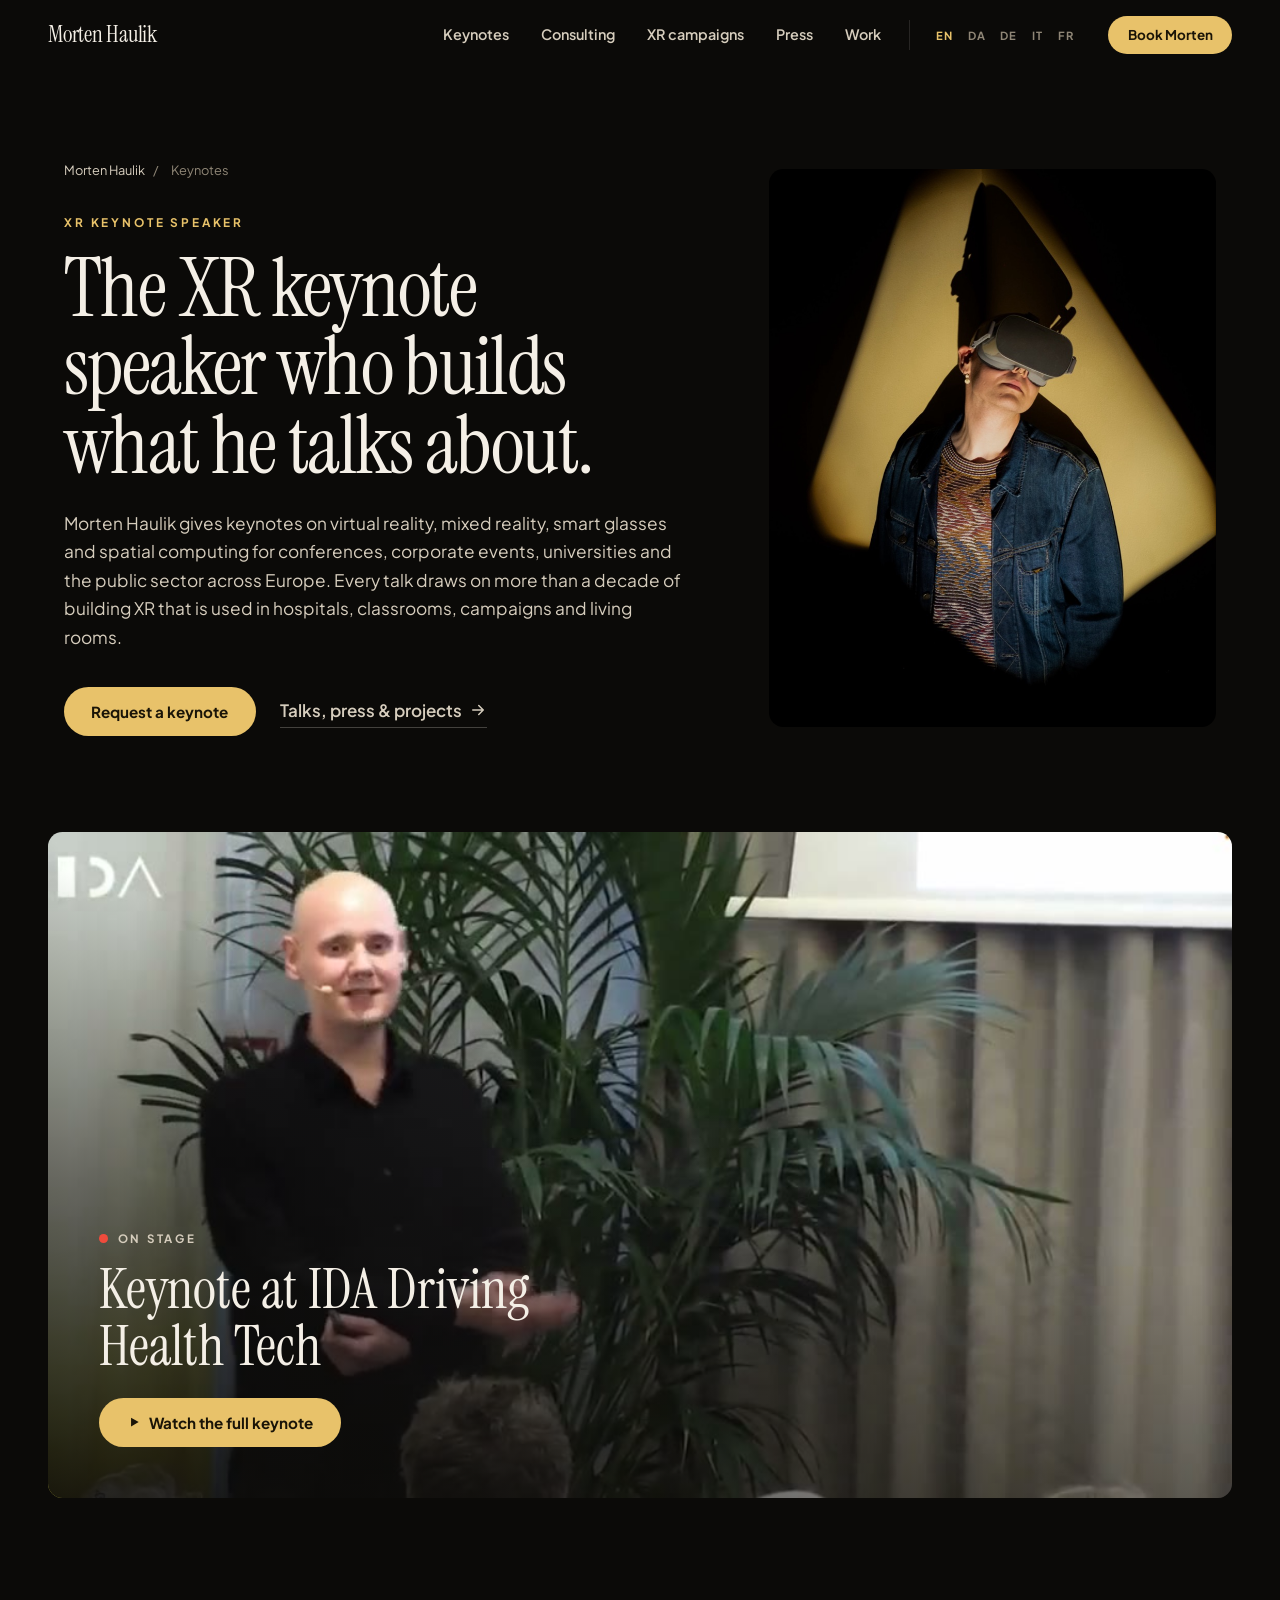
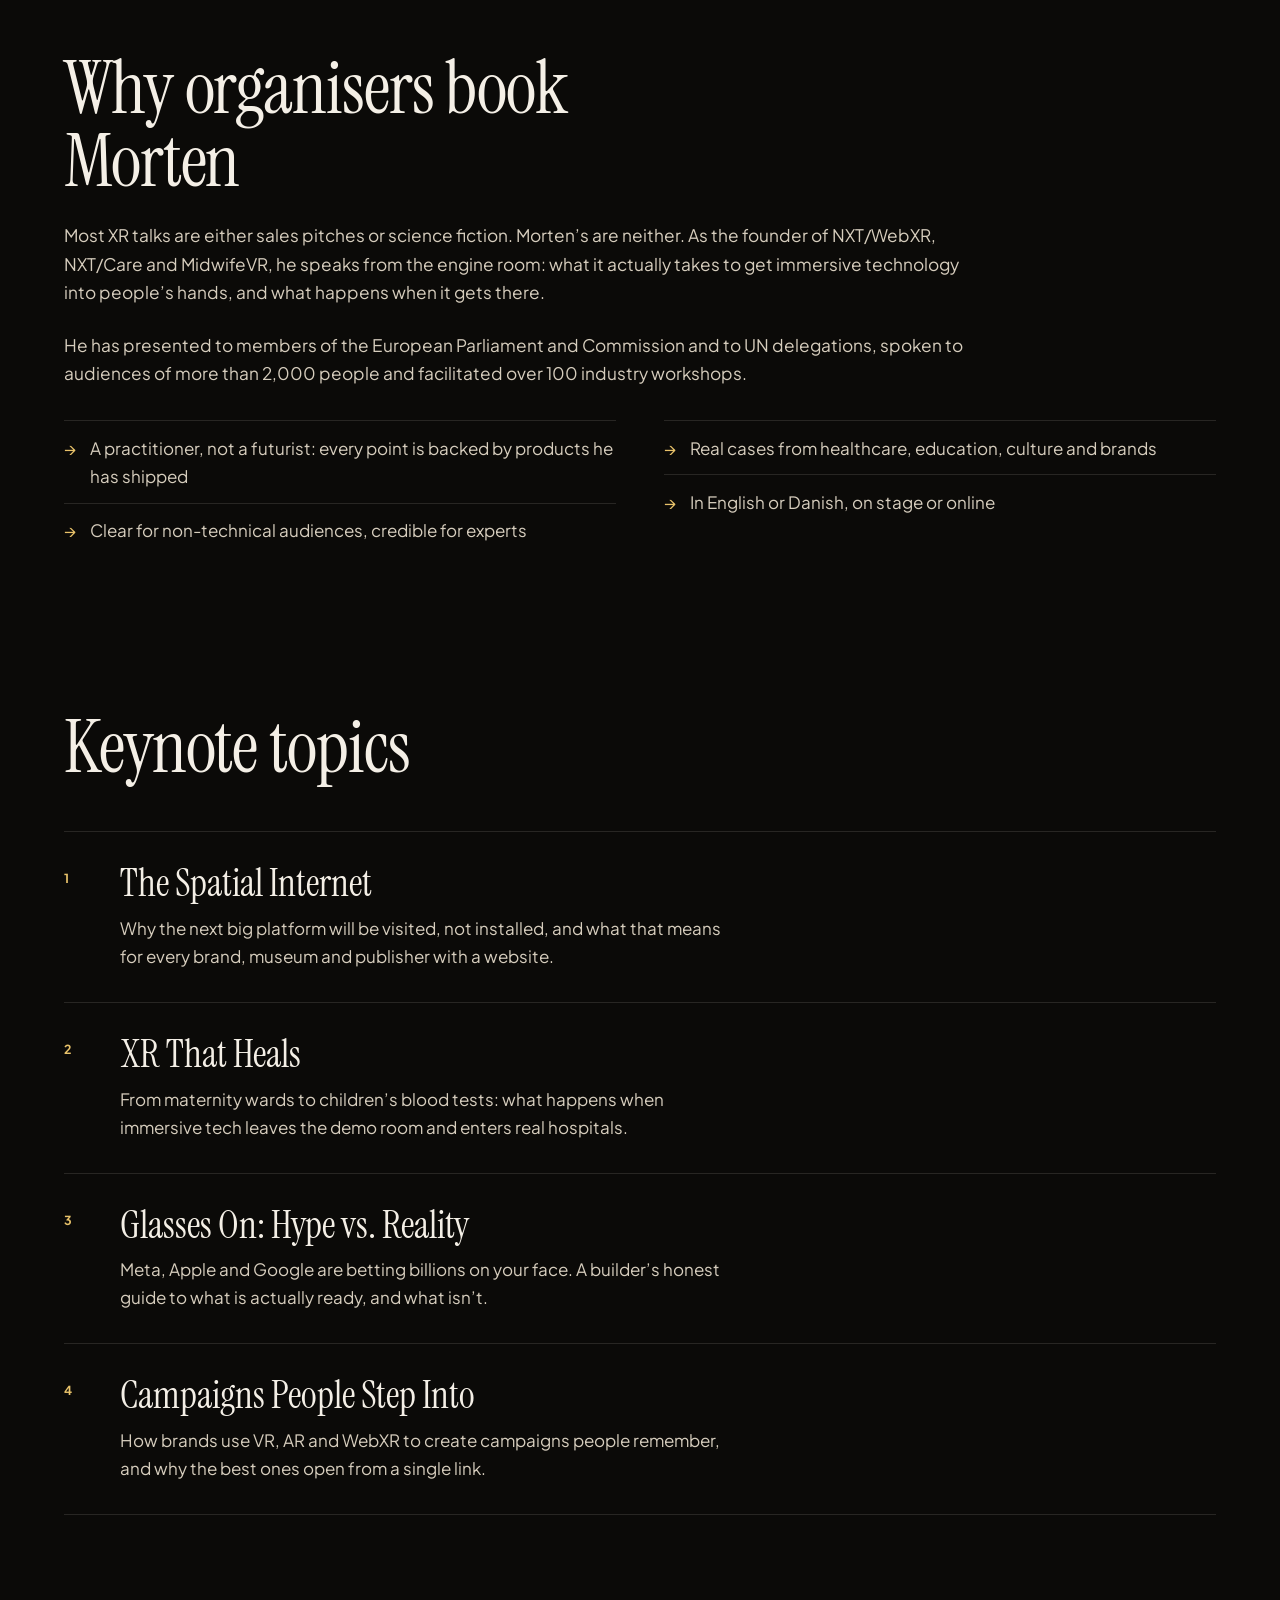
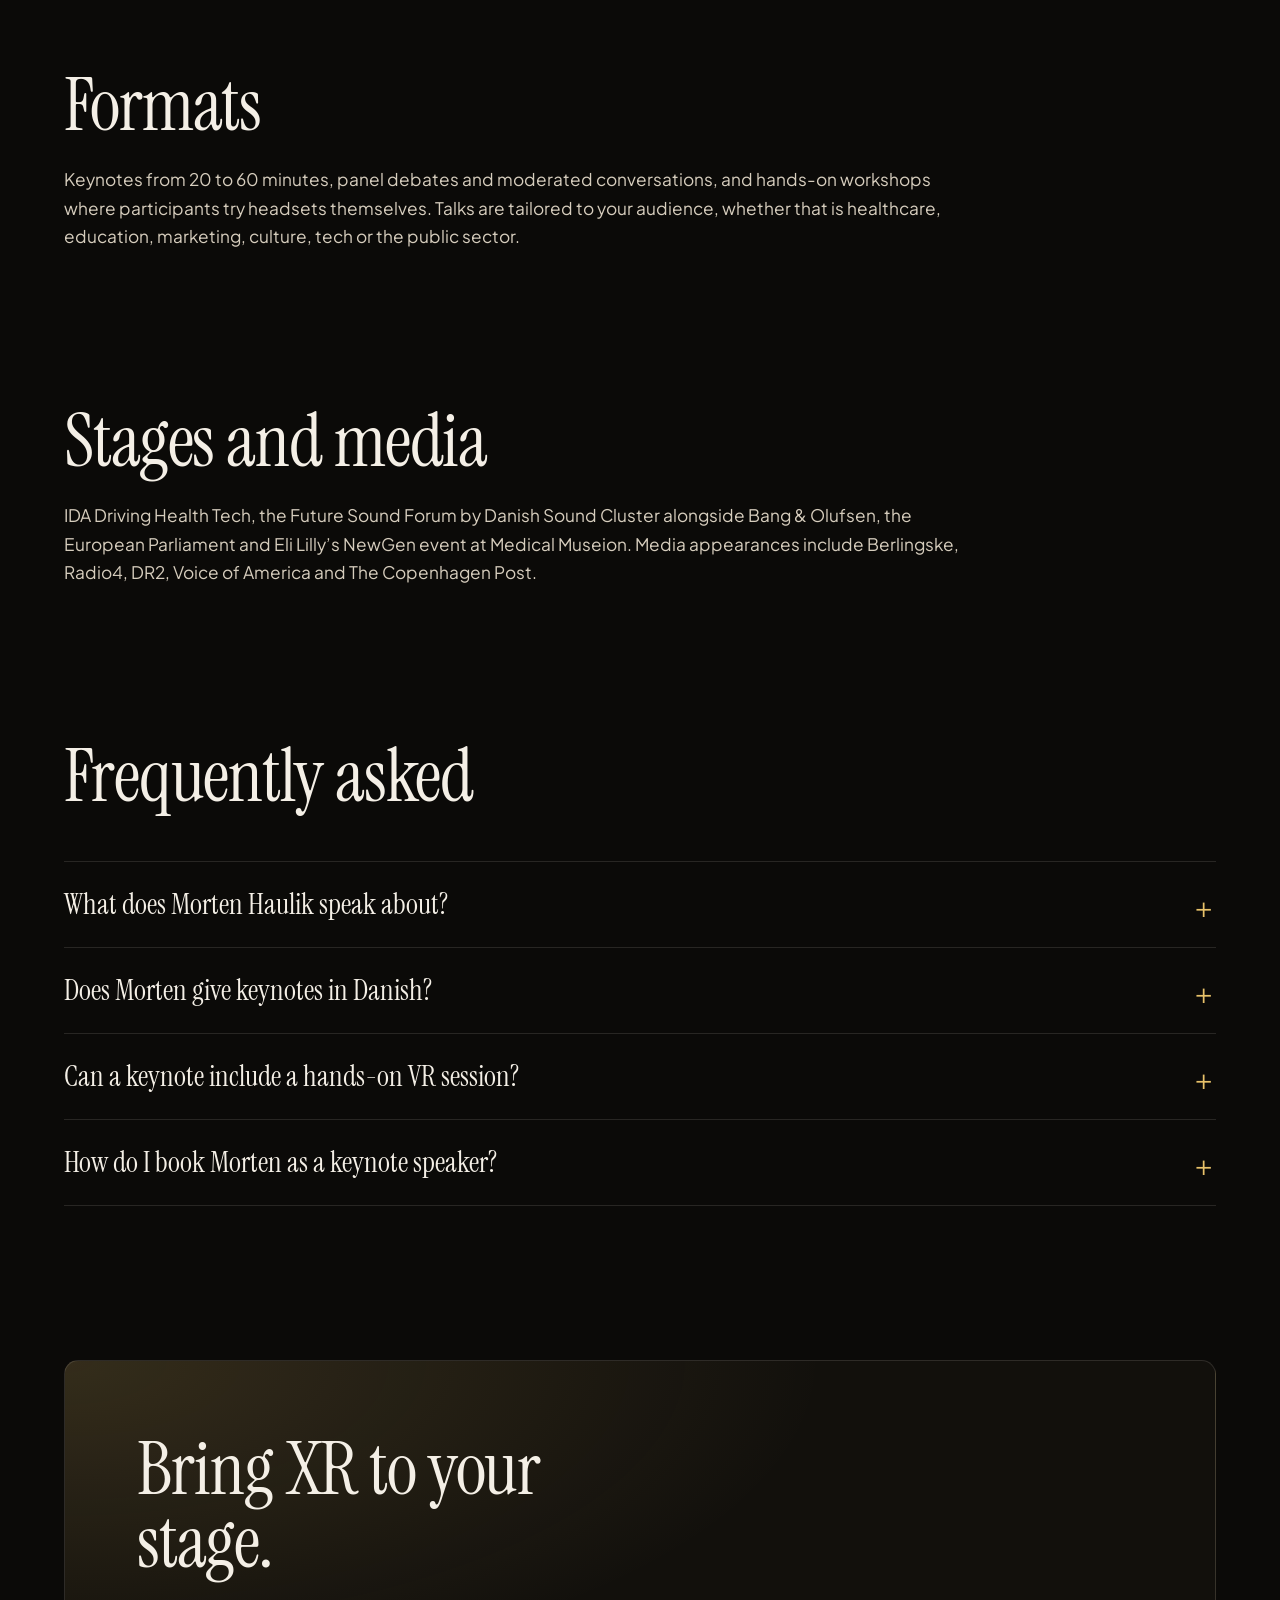
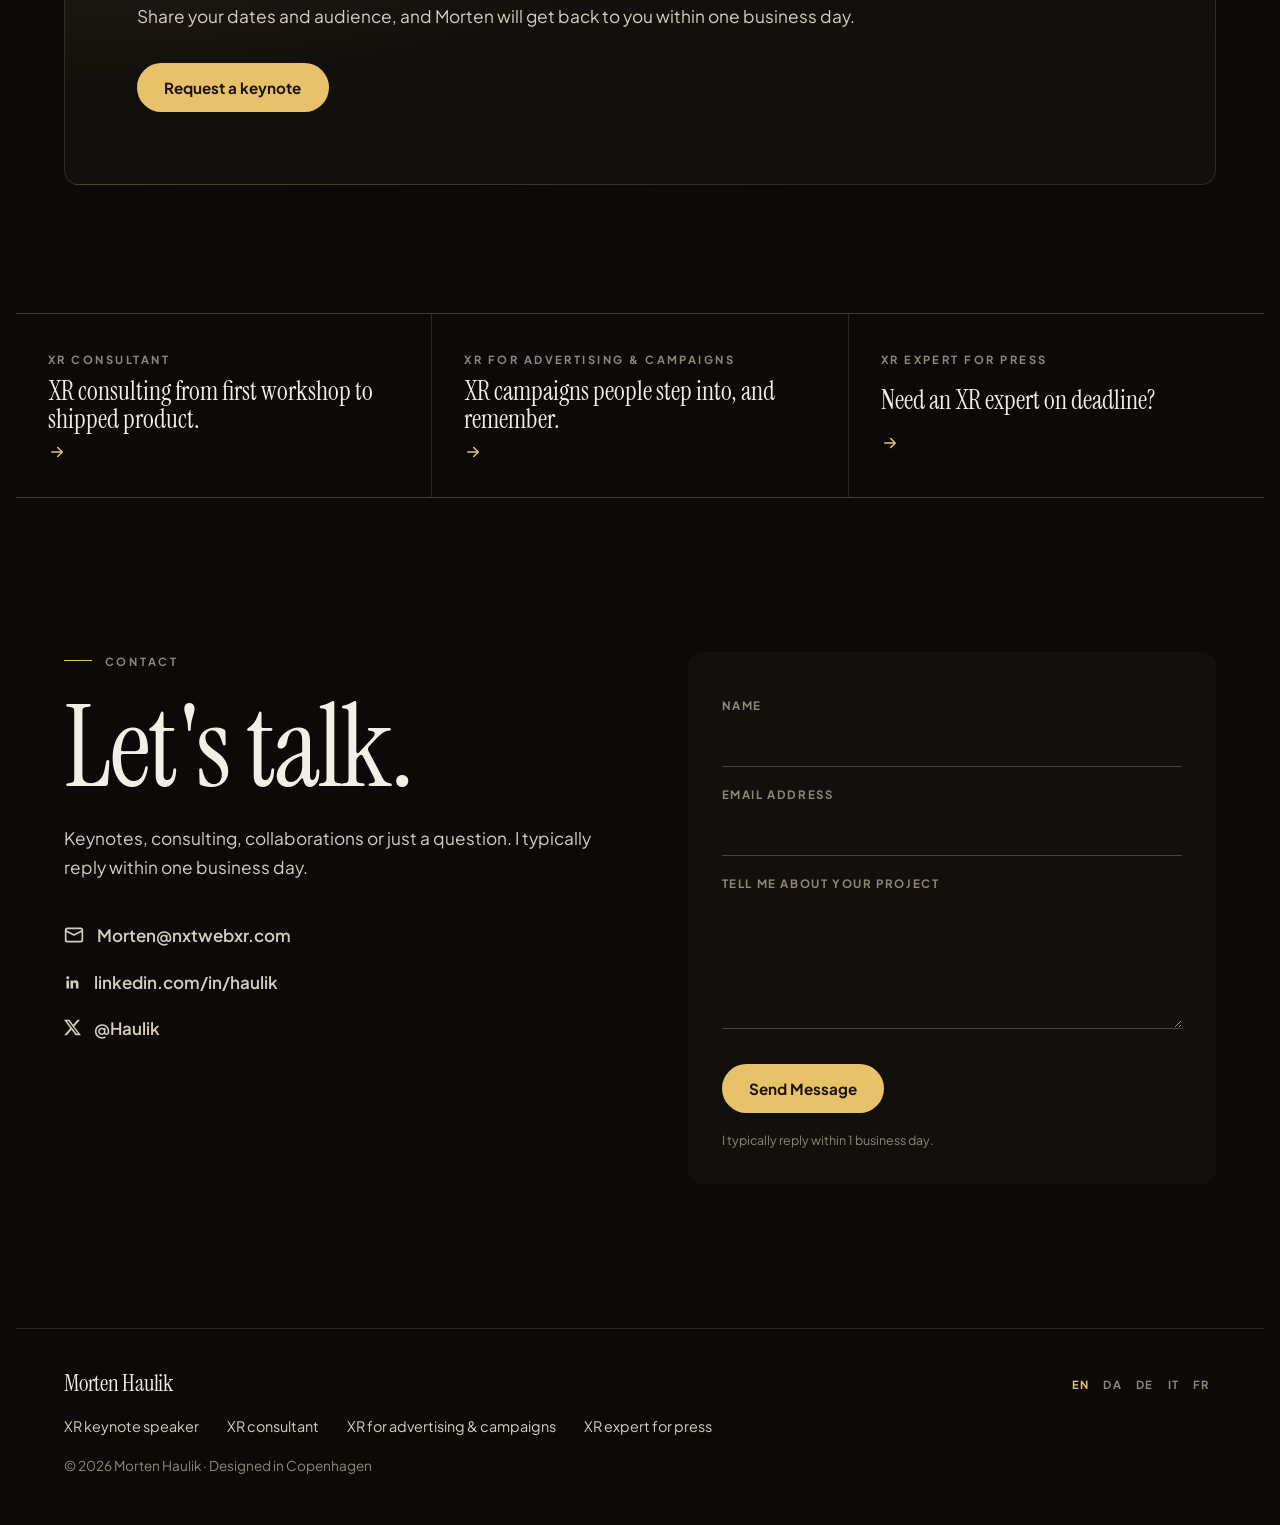
<file: xr-keynote-speaker/index.html>
<!DOCTYPE html>
<html lang="en">
<head>
<meta charset="UTF-8">
<meta name="viewport" content="width=device-width, initial-scale=1.0">
<!-- Generated by build.js from data.js. Edit data.js, then run: node build.js -->
<title>XR Keynote Speaker | Morten Haulik, VR &amp; Spatial Computing Speaker</title>
<meta name="description" content="Book Morten Haulik, XR and VR keynote speaker from Copenhagen. Grounded, demo-rich talks on spatial computing, smart glasses, XR in healthcare and immersive marketing. English or Danish.">
<meta name="author" content="Morten Haulik">
<meta name="msvalidate.01" content="564019357C022278ED65C98A58C0D8C8">
<meta name="robots" content="index, follow, max-image-preview:large, max-snippet:-1">
<meta name="theme-color" content="#0b0a08">
<meta name="color-scheme" content="dark">
<link rel="canonical" href="https://www.mortenhaulik.com/xr-keynote-speaker/">
<link rel="alternate" hreflang="en" href="https://www.mortenhaulik.com/xr-keynote-speaker/">
<link rel="alternate" hreflang="da" href="https://www.mortenhaulik.com/da/foredragsholder-vr/">
<link rel="alternate" hreflang="x-default" href="https://www.mortenhaulik.com/xr-keynote-speaker/">

<meta property="og:type" content="website">
<meta property="og:site_name" content="Morten Haulik">
<meta property="og:title" content="XR Keynote Speaker | Morten Haulik, VR &amp; Spatial Computing Speaker">
<meta property="og:description" content="Book Morten Haulik, XR and VR keynote speaker from Copenhagen. Grounded, demo-rich talks on spatial computing, smart glasses, XR in healthcare and immersive marketing. English or Danish.">
<meta property="og:url" content="https://www.mortenhaulik.com/xr-keynote-speaker/">
<meta property="og:image" content="https://www.mortenhaulik.com/og-image.jpg">
<meta property="og:image:width" content="1200">
<meta property="og:image:height" content="630">
<meta property="og:image:alt" content="Morten Haulik, keynote speaker and XR consultant">
<meta property="profile:first_name" content="Morten">
<meta property="profile:last_name" content="Haulik">
<meta property="og:locale" content="en_US">
<meta property="og:locale:alternate" content="da_DK">
<meta property="og:locale:alternate" content="de_DE">
<meta property="og:locale:alternate" content="it_IT">
<meta property="og:locale:alternate" content="fr_FR">
<meta name="twitter:card" content="summary_large_image">
<meta name="twitter:site" content="@Haulik">
<meta name="twitter:creator" content="@Haulik">
<meta name="twitter:title" content="XR Keynote Speaker | Morten Haulik, VR &amp; Spatial Computing Speaker">
<meta name="twitter:description" content="Book Morten Haulik, XR and VR keynote speaker from Copenhagen. Grounded, demo-rich talks on spatial computing, smart glasses, XR in healthcare and immersive marketing. English or Danish.">
<meta name="twitter:image" content="https://www.mortenhaulik.com/og-image.jpg">
<meta name="twitter:image:alt" content="Morten Haulik, keynote speaker and XR consultant">

<link rel="icon" href="data:image/svg+xml,<svg xmlns='http://www.w3.org/2000/svg' viewBox='0 0 100 100'><rect width='100' height='100' rx='22' fill='%230b0a08'/><text x='50' y='68' font-family='Arial' font-weight='700' font-size='52' text-anchor='middle' fill='%23e8c26a'>MH</text></svg>">
<link rel="preconnect" href="https://fonts.googleapis.com">
<link rel="preconnect" href="https://fonts.gstatic.com" crossorigin>
<link href="https://fonts.googleapis.com/css2?family=Instrument+Serif:ital@0;1&family=Permanent+Marker&family=Plus+Jakarta+Sans:wght@400;500;600;700;800&display=swap" rel="stylesheet">
<link rel="preload" as="image" href="/img/hero.jpg" imagesrcset="/img/hero-1100.jpg 1100w, /img/hero.jpg 2000w" imagesizes="100vw">
<link rel="stylesheet" href="/style.css?v=607e606b">
<script>document.documentElement.classList.add('js');setTimeout(()=>document.querySelectorAll('.reveal').forEach(e=>e.classList.add('in')),2500)</script>
<script type="application/ld+json">
{
 "@context": "https://schema.org",
 "@graph": [
  {
   "@type": "WebPage",
   "@id": "https://www.mortenhaulik.com/xr-keynote-speaker/#webpage",
   "url": "https://www.mortenhaulik.com/xr-keynote-speaker/",
   "name": "XR Keynote Speaker | Morten Haulik, VR & Spatial Computing Speaker",
   "description": "Book Morten Haulik, XR and VR keynote speaker from Copenhagen. Grounded, demo-rich talks on spatial computing, smart glasses, XR in healthcare and immersive marketing. English or Danish.",
   "inLanguage": "en",
   "isPartOf": {
    "@id": "https://www.mortenhaulik.com/#website"
   },
   "about": {
    "@id": "https://www.mortenhaulik.com/#person"
   },
   "dateModified": "2026-11-09",
   "primaryImageOfPage": "https://www.mortenhaulik.com/img/speaking.jpg",
   "breadcrumb": {
    "@id": "https://www.mortenhaulik.com/xr-keynote-speaker/#breadcrumb"
   }
  },
  {
   "@type": "BreadcrumbList",
   "@id": "https://www.mortenhaulik.com/xr-keynote-speaker/#breadcrumb",
   "itemListElement": [
    {
     "@type": "ListItem",
     "position": 1,
     "name": "Morten Haulik",
     "item": "https://www.mortenhaulik.com/"
    },
    {
     "@type": "ListItem",
     "position": 2,
     "name": "Keynotes",
     "item": "https://www.mortenhaulik.com/xr-keynote-speaker/"
    }
   ]
  },
  {
   "@type": "Service",
   "serviceType": "Keynote speaker",
   "@id": "https://www.mortenhaulik.com/xr-keynote-speaker/#service",
   "name": "XR Keynote Speaker",
   "description": "Book Morten Haulik, XR and VR keynote speaker from Copenhagen. Grounded, demo-rich talks on spatial computing, smart glasses, XR in healthcare and immersive marketing. English or Danish.",
   "url": "https://www.mortenhaulik.com/xr-keynote-speaker/",
   "provider": {
    "@id": "https://www.mortenhaulik.com/#person"
   },
   "areaServed": [
    "DK",
    "Europe"
   ],
   "availableLanguage": [
    "English",
    "Danish"
   ]
  },
  {
   "@type": "FAQPage",
   "@id": "https://www.mortenhaulik.com/xr-keynote-speaker/#faq",
   "inLanguage": "en",
   "mainEntity": [
    {
     "@type": "Question",
     "name": "What does Morten Haulik speak about?",
     "acceptedAnswer": {
      "@type": "Answer",
      "text": "Virtual reality, augmented and mixed reality, smart glasses, WebXR and the spatial internet, XR in healthcare and education, and immersive marketing. Every talk is grounded in products he has built."
     }
    },
    {
     "@type": "Question",
     "name": "Does Morten give keynotes in Danish?",
     "acceptedAnswer": {
      "@type": "Answer",
      "text": "Yes. Morten speaks in both Danish and English."
     }
    },
    {
     "@type": "Question",
     "name": "Can a keynote include a hands-on VR session?",
     "acceptedAnswer": {
      "@type": "Answer",
      "text": "Yes. A keynote can be paired with a workshop where participants try headsets and experiences themselves. Morten has facilitated more than 100 such workshops."
     }
    },
    {
     "@type": "Question",
     "name": "How do I book Morten as a keynote speaker?",
     "acceptedAnswer": {
      "@type": "Answer",
      "text": "Use the booking form on this page with your dates and audience size, or email Morten@nxtwebxr.com. He is based in Copenhagen and speaks across Denmark, Scandinavia and Europe."
     }
    }
   ]
  }
 ]
}
</script>
</head>
<body>
<a class="skip" href="#main">Skip to content</a>

<header class="topbar" id="top">
  <a class="wordmark" href="/">Morten Haulik</a>
  <nav class="topnav" aria-label="Main">
    <a href="/xr-keynote-speaker/">Keynotes</a>
    <a href="/xr-consultant/">Consulting</a>
    <a href="/xr-marketing-campaigns/">XR campaigns</a>
    <a href="/xr-expert-press/">Press</a>
    <a href="/#work">Work</a>
  </nav>
  <nav class="langs" aria-label="Language"><a href="/xr-keynote-speaker/" hreflang="en" lang="en" data-lang="en" aria-current="page" title="English">EN</a><a href="/da/foredragsholder-vr/" hreflang="da" lang="da" data-lang="da" title="Dansk">DA</a><a href="/de/" hreflang="de" lang="de" data-lang="de" title="Deutsch">DE</a><a href="/it/" hreflang="it" lang="it" data-lang="it" title="Italiano">IT</a><a href="/fr/" hreflang="fr" lang="fr" data-lang="fr" title="Français">FR</a></nav>
  <button class="btn btn-gold btn-sm" type="button" data-open-booking>Book Morten</button>
</header>

<main id="main">

  <section class="sub-hero">
    <div class="sub-hero-text">
      <nav class="crumbs" aria-label="Breadcrumb"><a href="/">Morten Haulik</a> <span>/</span> <span aria-current="page">Keynotes</span></nav>
      <p class="eyebrow">XR keynote speaker</p>
      <h1>The XR keynote speaker who builds what he talks about.</h1>
      <p class="lede">Morten Haulik gives keynotes on virtual reality, mixed reality, smart glasses and spatial computing for conferences, corporate events, universities and the public sector across Europe. Every talk draws on more than a decade of building XR that is used in hospitals, classrooms, campaigns and living rooms.</p>
      <div class="hero-ctas"><button class="btn btn-gold" type="button" data-open-booking>Request a keynote</button><a class="text-link" href="/#work">Talks, press &amp; projects <svg width="18" height="18" viewBox="0 0 24 24" fill="none" stroke="currentColor" stroke-width="2" stroke-linecap="round" stroke-linejoin="round" aria-hidden="true"><path d="M5 12h14M13 6l6 6-6 6"/></svg></a></div>
    </div>
    <figure class="sub-hero-media"><img src="/img/speaking.jpg" alt="Morten Haulik" loading="eager" decoding="async"></figure>
  </section>

  <section class="reel">
    <div class="reel-frame">
      <video data-src="/Mortenhjemmeside.mp4" poster="/img/ida-poster.jpg" muted loop playsinline preload="none" aria-hidden="true"></video>
      <div class="reel-cap">
        <p class="kicker"><span class="live"></span>On stage</p>
        <h2>Keynote at IDA Driving Health Tech</h2>
        <a class="btn btn-gold" href="https://videos.ida.dk/media/Virtual+Reality+og+Amning%3A+En+innovativ+tilgang+med+MidwifeVR++Morten+Haulik%2C+Co-founder+og+VR+ekspert+og+Sofie+Bonde+Alsen%2C+jordemoder+og+Digital+Designer/1_bb9dwkxp" target="_blank" rel="noopener"><svg width="14" height="14" viewBox="0 0 24 24" fill="currentColor" aria-hidden="true"><path d="M7 4.5v15l13-7.5z"/></svg> Watch the full keynote</a>
      </div>
    </div>
  </section>

  <section class="block sub-sec">
    <h2 class="h2 reveal">Why organisers book Morten</h2>
    <p class="lede reveal">Most XR talks are either sales pitches or science fiction. Morten’s are neither. As the founder of NXT/WebXR, NXT/Care and MidwifeVR, he speaks from the engine room: what it actually takes to get immersive technology into people’s hands, and what happens when it gets there.</p>
    <p class="lede reveal">He has presented to members of the European Parliament and Commission and to UN delegations, spoken to audiences of more than 2,000 people and facilitated over 100 industry workshops.</p>
    <ul class="topic-list wide reveal"><li>A practitioner, not a futurist: every point is backed by products he has shipped</li><li>Clear for non-technical audiences, credible for experts</li><li>Real cases from healthcare, education, culture and brands</li><li>In English or Danish, on stage or online</li></ul>
    
    
  </section>

  <section class="block sub-sec">
    <h2 class="h2 reveal">Keynote topics</h2>
    
    
    <ol class="talks"><li class="reveal"><span class="talk-no">1</span><div><h3>The Spatial Internet</h3><p>Why the next big platform will be visited, not installed, and what that means for every brand, museum and publisher with a website.</p></div></li><li class="reveal"><span class="talk-no">2</span><div><h3>XR That Heals</h3><p>From maternity wards to children’s blood tests: what happens when immersive tech leaves the demo room and enters real hospitals.</p></div></li><li class="reveal"><span class="talk-no">3</span><div><h3>Glasses On: Hype vs. Reality</h3><p>Meta, Apple and Google are betting billions on your face. A builder’s honest guide to what is actually ready, and what isn’t.</p></div></li><li class="reveal"><span class="talk-no">4</span><div><h3>Campaigns People Step Into</h3><p>How brands use VR, AR and WebXR to create campaigns people remember, and why the best ones open from a single link.</p></div></li></ol>
    
  </section>

  <section class="block sub-sec">
    <h2 class="h2 reveal">Formats</h2>
    <p class="lede reveal">Keynotes from 20 to 60 minutes, panel debates and moderated conversations, and hands-on workshops where participants try headsets themselves. Talks are tailored to your audience, whether that is healthcare, education, marketing, culture, tech or the public sector.</p>
    
    
    
  </section>

  <section class="block sub-sec">
    <h2 class="h2 reveal">Stages and media</h2>
    <p class="lede reveal">IDA Driving Health Tech, the Future Sound Forum by Danish Sound Cluster alongside Bang &amp; Olufsen, the European Parliament and Eli Lilly’s NewGen event at Medical Museion. Media appearances include Berlingske, Radio4, DR2, Voice of America and The Copenhagen Post.</p>
    
    
    
  </section>

  <section class="faq block">
    <h2 class="h2 reveal">Frequently asked</h2>
    <div class="faq-list">
      <details class="reveal"><summary>What does Morten Haulik speak about?</summary><p>Virtual reality, augmented and mixed reality, smart glasses, WebXR and the spatial internet, XR in healthcare and education, and immersive marketing. Every talk is grounded in products he has built.</p></details>
      <details class="reveal"><summary>Does Morten give keynotes in Danish?</summary><p>Yes. Morten speaks in both Danish and English.</p></details>
      <details class="reveal"><summary>Can a keynote include a hands-on VR session?</summary><p>Yes. A keynote can be paired with a workshop where participants try headsets and experiences themselves. Morten has facilitated more than 100 such workshops.</p></details>
      <details class="reveal"><summary>How do I book Morten as a keynote speaker?</summary><p>Use the booking form on this page with your dates and audience size, or email Morten@nxtwebxr.com. He is based in Copenhagen and speaks across Denmark, Scandinavia and Europe.</p></details>
    </div>
  </section>

  <section class="cta-band block">
    <div class="cta-box reveal">
      <h2 class="h2">Bring XR to your stage.</h2>
      <p class="lede">Share your dates and audience, and Morten will get back to you within one business day.</p>
      <button class="btn btn-gold" type="button" data-open-booking>Request a keynote</button>
    </div>
  </section>

  <nav class="related block" aria-label="Related">
    <a class="related-link reveal" href="/xr-consultant/"><span>XR consultant</span><strong>XR consulting from first workshop to shipped product.</strong><svg width="18" height="18" viewBox="0 0 24 24" fill="none" stroke="currentColor" stroke-width="2" stroke-linecap="round" stroke-linejoin="round" aria-hidden="true"><path d="M5 12h14M13 6l6 6-6 6"/></svg></a>
    <a class="related-link reveal" href="/xr-marketing-campaigns/"><span>XR for advertising &amp; campaigns</span><strong>XR campaigns people step into, and remember.</strong><svg width="18" height="18" viewBox="0 0 24 24" fill="none" stroke="currentColor" stroke-width="2" stroke-linecap="round" stroke-linejoin="round" aria-hidden="true"><path d="M5 12h14M13 6l6 6-6 6"/></svg></a>
    <a class="related-link reveal" href="/xr-expert-press/"><span>XR expert for press</span><strong>Need an XR expert on deadline?</strong><svg width="18" height="18" viewBox="0 0 24 24" fill="none" stroke="currentColor" stroke-width="2" stroke-linecap="round" stroke-linejoin="round" aria-hidden="true"><path d="M5 12h14M13 6l6 6-6 6"/></svg></a>
  </nav>


  <section class="contact block" id="contact" aria-labelledby="contact-title">
    <div class="contact-intro">
      <p class="label reveal">Contact</p>
      <h2 id="contact-title" class="display reveal">Let's talk.</h2>
      <p class="lede reveal">Keynotes, consulting, collaborations or just a question. I typically reply within one business day.</p>
      <ul class="direct reveal">
        <li><a href="mailto:Morten@nxtwebxr.com"><svg width="20" height="20" viewBox="0 0 24 24" fill="none" stroke="currentColor" stroke-width="2" stroke-linecap="round" stroke-linejoin="round" aria-hidden="true"><rect x="2" y="4" width="20" height="16" rx="2"/><path d="m22 7-10 5L2 7"/></svg> Morten@nxtwebxr.com</a></li>
        <li><a href="https://www.linkedin.com/in/haulik" target="_blank" rel="noopener"><svg width="17" height="17" viewBox="0 0 24 24" fill="currentColor" aria-hidden="true"><path d="M20.4 20.5h-3.6v-5.6c0-1.3 0-3-1.9-3s-2.1 1.4-2.1 2.9v5.7H9.2V9h3.4v1.6h.1c.5-.9 1.7-1.9 3.4-1.9 3.6 0 4.3 2.4 4.3 5.5v6.3ZM5.3 7.4a2.1 2.1 0 1 1 0-4.2 2.1 2.1 0 0 1 0 4.2ZM7.1 20.5H3.5V9h3.6v11.5Z"/></svg> linkedin.com/in/haulik</a></li>
        <li><a href="https://x.com/Haulik" target="_blank" rel="noopener"><svg width="17" height="17" viewBox="0 0 24 24" fill="currentColor" aria-hidden="true"><path d="M18.9 1.2h3.7l-8.1 9.3L24 22.8h-7.5l-5.9-7.7-6.7 7.7H.2l8.7-9.9L0 1.2h7.7l5.3 7 6-7Zm-1.3 19.4h2L6.5 3.3h-2.2l13.3 17.3Z"/></svg> @Haulik</a></li>
      </ul>
    </div>
    <form id="contact-form" class="contact-form reveal">
      <label for="c-name">Name</label>
      <input required type="text" id="c-name" name="name" autocomplete="name">
      <label for="c-email">Email Address</label>
      <input required type="email" id="c-email" name="email" autocomplete="email">
      <label for="c-msg">Tell me about your project</label>
      <textarea required rows="5" id="c-msg" name="message"></textarea>
      <button type="submit" class="btn btn-gold"><span data-t="openEmail">Send Message</span></button>
      <p class="hint" id="contact-status" role="status">I typically reply within 1 business day.</p>
    </form>
  </section>

</main>

<footer class="site-footer">
  <div class="footer-row">
    <a class="wordmark" href="#top">Morten Haulik</a>
    <nav class="langs" aria-label="Language"><a href="/xr-keynote-speaker/" hreflang="en" lang="en" data-lang="en" aria-current="page" title="English">EN</a><a href="/da/foredragsholder-vr/" hreflang="da" lang="da" data-lang="da" title="Dansk">DA</a><a href="/de/" hreflang="de" lang="de" data-lang="de" title="Deutsch">DE</a><a href="/it/" hreflang="it" lang="it" data-lang="it" title="Italiano">IT</a><a href="/fr/" hreflang="fr" lang="fr" data-lang="fr" title="Français">FR</a></nav>
  </div>
  <nav class="footer-links" aria-label="Services"><a href="/xr-keynote-speaker/">XR keynote speaker</a><a href="/xr-consultant/">XR consultant</a><a href="/xr-marketing-campaigns/">XR for advertising &amp; campaigns</a><a href="/xr-expert-press/">XR expert for press</a></nav>
  <p class="muted">© 2026 Morten Haulik · Designed in Copenhagen</p>
</footer>

<dialog id="card-modal" class="modal">
  <button class="modal-close" type="button" data-close aria-label="Close">✕</button>
  <div id="modal-content"></div>
</dialog>

<dialog id="booking-modal" class="modal booking" aria-labelledby="booking-title">
  <button class="modal-close" type="button" data-close aria-label="Close">✕</button>
  <div class="booking-inner">
    <p class="eyebrow">Official Booking</p>
    <h2 id="booking-title">Keynote Inquiry</h2>
    <p class="sub">Available for conferences, corporate summits, and private workshops.</p>
    <form id="booking-form">
      <div class="field-group">
        <div class="range-head">
          <label for="audience">Audience Size</label>
          <output id="audience-out">500 <small>people</small></output>
        </div>
        <input type="range" id="audience" min="5" max="5000" step="5" value="500">
        <label class="dates-label" for="d1">Pick Dates</label>
        <p class="hint">(You can select up to three dates)</p>
        <div class="dates"><input type="date" id="d1"><input type="date" id="d2" aria-label="Pick Dates 2"><input type="date" id="d3" aria-label="Pick Dates 3"></div>
      </div>
      <label for="b-name">Name</label>
      <input required type="text" id="b-name" autocomplete="name">
      <label for="b-email">Email Address</label>
      <input required type="email" id="b-email" autocomplete="email">
      <label for="b-org">Organization / Event</label>
      <input type="text" id="b-org" autocomplete="organization">
      <label for="phone">Phone Number</label>
      <input type="tel" id="phone" placeholder="+45 12 34 56 78" autocomplete="tel">
      <button type="submit" class="btn btn-gold"><span data-t="reqEmail">Send Request</span></button>
      <p class="hint" id="booking-status" role="status">I'll get back to you within 1 business day to confirm.</p>
    </form>
  </div>
</dialog>

<script src="/data.js?v=6eca59f2" defer></script>
<script src="/main.js?v=3a068b97" defer></script>
</body>
</html>
</file>
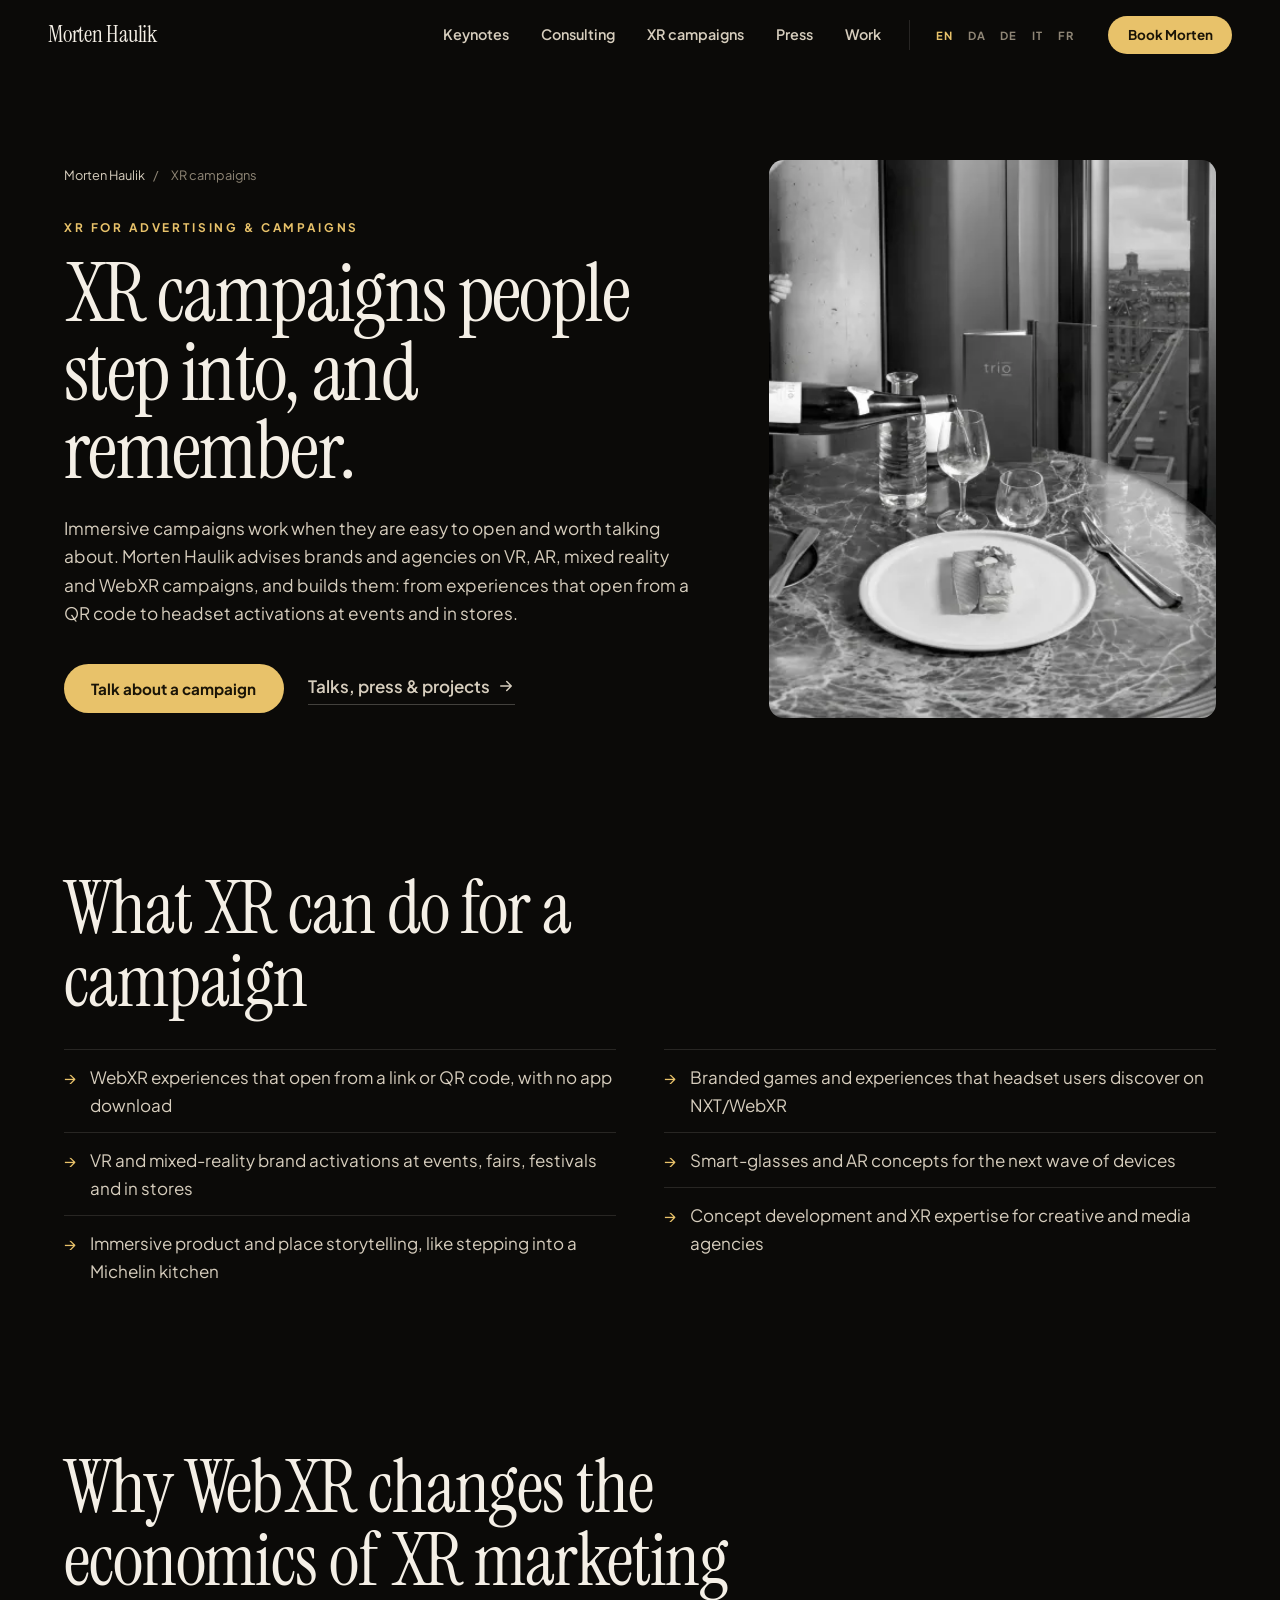
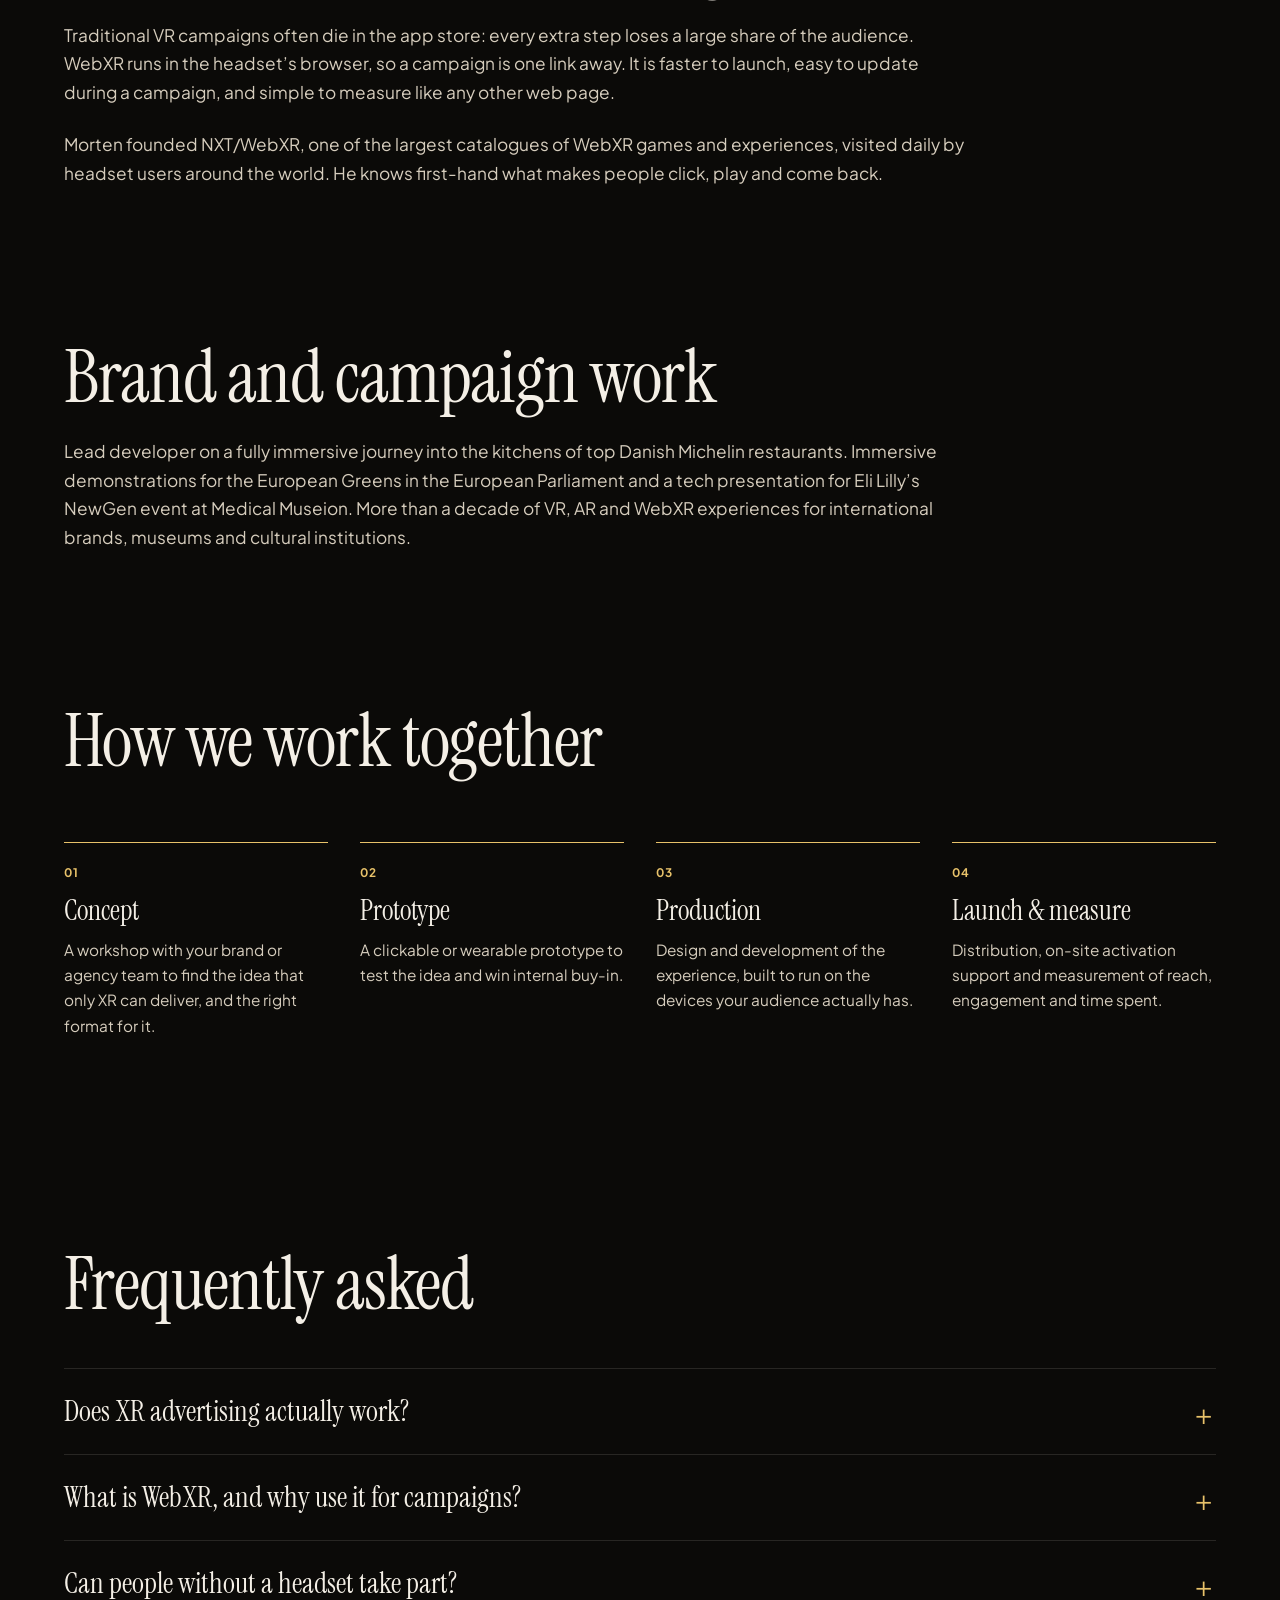
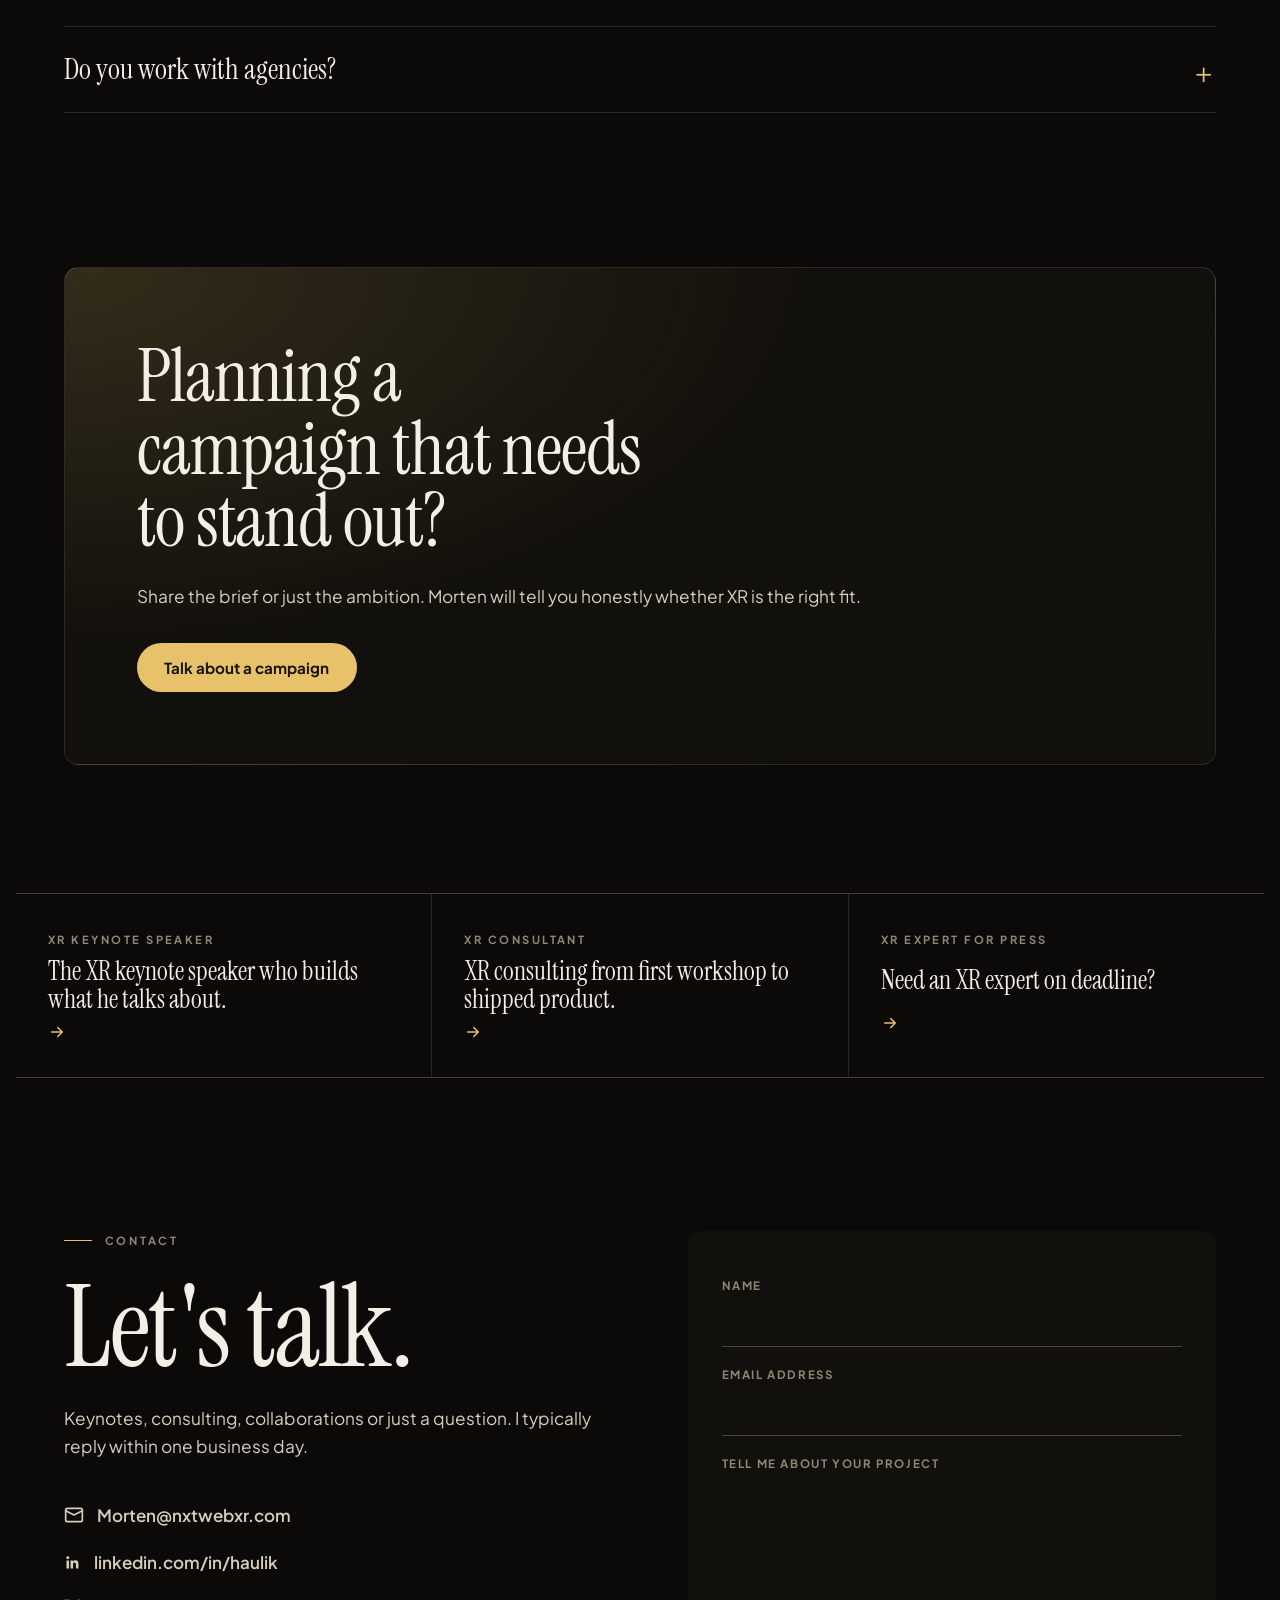
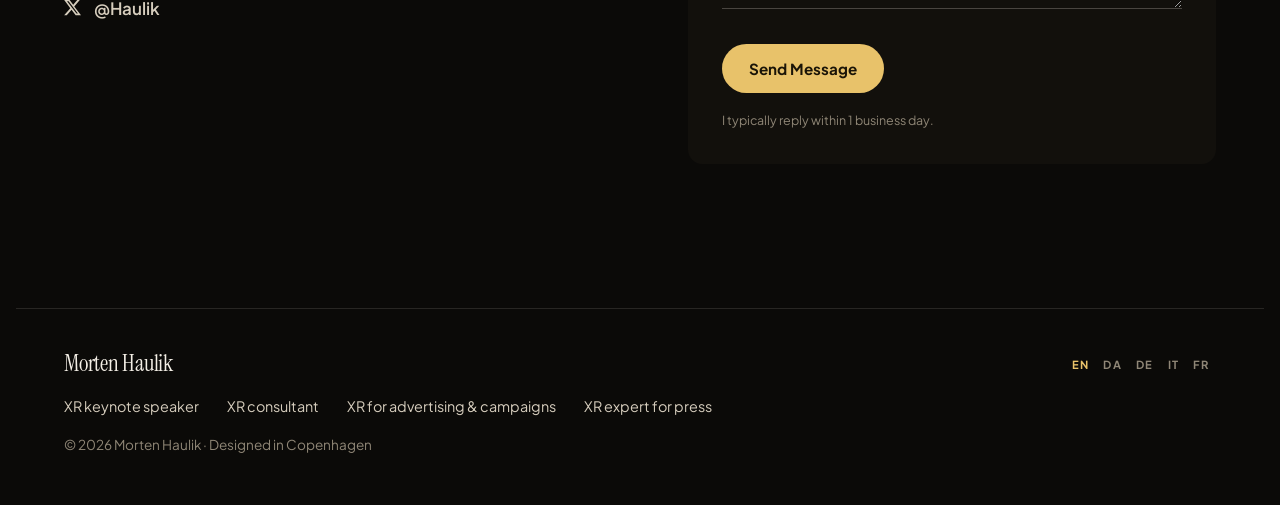
<file: xr-marketing-campaigns/index.html>
<!DOCTYPE html>
<html lang="en">
<head>
<meta charset="UTF-8">
<meta name="viewport" content="width=device-width, initial-scale=1.0">
<!-- Generated by build.js from data.js. Edit data.js, then run: node build.js -->
<title>XR Marketing &amp; VR Advertising Campaigns | Morten Haulik</title>
<meta name="description" content="Advice and production for XR campaigns: WebXR experiences that open from a link or QR code, VR brand activations, mixed-reality installations and AR for events. From an XR pioneer with a decade of brand work.">
<meta name="author" content="Morten Haulik">
<meta name="msvalidate.01" content="564019357C022278ED65C98A58C0D8C8">
<meta name="robots" content="index, follow, max-image-preview:large, max-snippet:-1">
<meta name="theme-color" content="#0b0a08">
<meta name="color-scheme" content="dark">
<link rel="canonical" href="https://www.mortenhaulik.com/xr-marketing-campaigns/">
<link rel="alternate" hreflang="en" href="https://www.mortenhaulik.com/xr-marketing-campaigns/">
<link rel="alternate" hreflang="da" href="https://www.mortenhaulik.com/da/xr-markedsfoering/">
<link rel="alternate" hreflang="x-default" href="https://www.mortenhaulik.com/xr-marketing-campaigns/">

<meta property="og:type" content="website">
<meta property="og:site_name" content="Morten Haulik">
<meta property="og:title" content="XR Marketing &amp; VR Advertising Campaigns | Morten Haulik">
<meta property="og:description" content="Advice and production for XR campaigns: WebXR experiences that open from a link or QR code, VR brand activations, mixed-reality installations and AR for events. From an XR pioneer with a decade of brand work.">
<meta property="og:url" content="https://www.mortenhaulik.com/xr-marketing-campaigns/">
<meta property="og:image" content="https://www.mortenhaulik.com/og-image.jpg">
<meta property="og:image:width" content="1200">
<meta property="og:image:height" content="630">
<meta property="og:image:alt" content="Morten Haulik, keynote speaker and XR consultant">
<meta property="profile:first_name" content="Morten">
<meta property="profile:last_name" content="Haulik">
<meta property="og:locale" content="en_US">
<meta property="og:locale:alternate" content="da_DK">
<meta property="og:locale:alternate" content="de_DE">
<meta property="og:locale:alternate" content="it_IT">
<meta property="og:locale:alternate" content="fr_FR">
<meta name="twitter:card" content="summary_large_image">
<meta name="twitter:site" content="@Haulik">
<meta name="twitter:creator" content="@Haulik">
<meta name="twitter:title" content="XR Marketing &amp; VR Advertising Campaigns | Morten Haulik">
<meta name="twitter:description" content="Advice and production for XR campaigns: WebXR experiences that open from a link or QR code, VR brand activations, mixed-reality installations and AR for events. From an XR pioneer with a decade of brand work.">
<meta name="twitter:image" content="https://www.mortenhaulik.com/og-image.jpg">
<meta name="twitter:image:alt" content="Morten Haulik, keynote speaker and XR consultant">

<link rel="icon" href="data:image/svg+xml,<svg xmlns='http://www.w3.org/2000/svg' viewBox='0 0 100 100'><rect width='100' height='100' rx='22' fill='%230b0a08'/><text x='50' y='68' font-family='Arial' font-weight='700' font-size='52' text-anchor='middle' fill='%23e8c26a'>MH</text></svg>">
<link rel="preconnect" href="https://fonts.googleapis.com">
<link rel="preconnect" href="https://fonts.gstatic.com" crossorigin>
<link href="https://fonts.googleapis.com/css2?family=Instrument+Serif:ital@0;1&family=Permanent+Marker&family=Plus+Jakarta+Sans:wght@400;500;600;700;800&display=swap" rel="stylesheet">
<link rel="preload" as="image" href="/img/hero.jpg" imagesrcset="/img/hero-1100.jpg 1100w, /img/hero.jpg 2000w" imagesizes="100vw">
<link rel="stylesheet" href="/style.css?v=607e606b">
<script>document.documentElement.classList.add('js');setTimeout(()=>document.querySelectorAll('.reveal').forEach(e=>e.classList.add('in')),2500)</script>
<script type="application/ld+json">
{
 "@context": "https://schema.org",
 "@graph": [
  {
   "@type": "WebPage",
   "@id": "https://www.mortenhaulik.com/xr-marketing-campaigns/#webpage",
   "url": "https://www.mortenhaulik.com/xr-marketing-campaigns/",
   "name": "XR Marketing & VR Advertising Campaigns | Morten Haulik",
   "description": "Advice and production for XR campaigns: WebXR experiences that open from a link or QR code, VR brand activations, mixed-reality installations and AR for events. From an XR pioneer with a decade of brand work.",
   "inLanguage": "en",
   "isPartOf": {
    "@id": "https://www.mortenhaulik.com/#website"
   },
   "about": {
    "@id": "https://www.mortenhaulik.com/#person"
   },
   "dateModified": "2026-11-09",
   "primaryImageOfPage": "https://www.mortenhaulik.com/thumb6.webp",
   "breadcrumb": {
    "@id": "https://www.mortenhaulik.com/xr-marketing-campaigns/#breadcrumb"
   }
  },
  {
   "@type": "BreadcrumbList",
   "@id": "https://www.mortenhaulik.com/xr-marketing-campaigns/#breadcrumb",
   "itemListElement": [
    {
     "@type": "ListItem",
     "position": 1,
     "name": "Morten Haulik",
     "item": "https://www.mortenhaulik.com/"
    },
    {
     "@type": "ListItem",
     "position": 2,
     "name": "XR campaigns",
     "item": "https://www.mortenhaulik.com/xr-marketing-campaigns/"
    }
   ]
  },
  {
   "@type": "Service",
   "serviceType": "XR marketing and immersive advertising campaigns",
   "@id": "https://www.mortenhaulik.com/xr-marketing-campaigns/#service",
   "name": "XR Marketing & VR Advertising Campaigns",
   "description": "Advice and production for XR campaigns: WebXR experiences that open from a link or QR code, VR brand activations, mixed-reality installations and AR for events. From an XR pioneer with a decade of brand work.",
   "url": "https://www.mortenhaulik.com/xr-marketing-campaigns/",
   "provider": {
    "@id": "https://www.mortenhaulik.com/#person"
   },
   "areaServed": [
    "DK",
    "Europe"
   ],
   "availableLanguage": [
    "English",
    "Danish"
   ]
  },
  {
   "@type": "FAQPage",
   "@id": "https://www.mortenhaulik.com/xr-marketing-campaigns/#faq",
   "inLanguage": "en",
   "mainEntity": [
    {
     "@type": "Question",
     "name": "Does XR advertising actually work?",
     "acceptedAnswer": {
      "@type": "Answer",
      "text": "It works when the experience is easy to open, short enough to finish and genuinely worth sharing. Immersive formats typically hold attention far longer than a banner or a video, but only if people can get into them without friction, which is why Morten often recommends WebXR."
     }
    },
    {
     "@type": "Question",
     "name": "What is WebXR, and why use it for campaigns?",
     "acceptedAnswer": {
      "@type": "Answer",
      "text": "WebXR is the open web standard for VR and AR in the browser. A WebXR campaign opens from a link or QR code without installing an app, works across headsets such as Meta Quest and Pico, and can be updated instantly."
     }
    },
    {
     "@type": "Question",
     "name": "Can people without a headset take part?",
     "acceptedAnswer": {
      "@type": "Answer",
      "text": "Yes. Campaigns can be designed so people on phones and laptops get a version of the experience, while headset users get the full immersive version."
     }
    },
    {
     "@type": "Question",
     "name": "Do you work with agencies?",
     "acceptedAnswer": {
      "@type": "Answer",
      "text": "Yes. Morten works directly with brands and as an XR specialist alongside creative, media and event agencies."
     }
    }
   ]
  }
 ]
}
</script>
</head>
<body>
<a class="skip" href="#main">Skip to content</a>

<header class="topbar" id="top">
  <a class="wordmark" href="/">Morten Haulik</a>
  <nav class="topnav" aria-label="Main">
    <a href="/xr-keynote-speaker/">Keynotes</a>
    <a href="/xr-consultant/">Consulting</a>
    <a href="/xr-marketing-campaigns/">XR campaigns</a>
    <a href="/xr-expert-press/">Press</a>
    <a href="/#work">Work</a>
  </nav>
  <nav class="langs" aria-label="Language"><a href="/xr-marketing-campaigns/" hreflang="en" lang="en" data-lang="en" aria-current="page" title="English">EN</a><a href="/da/xr-markedsfoering/" hreflang="da" lang="da" data-lang="da" title="Dansk">DA</a><a href="/de/" hreflang="de" lang="de" data-lang="de" title="Deutsch">DE</a><a href="/it/" hreflang="it" lang="it" data-lang="it" title="Italiano">IT</a><a href="/fr/" hreflang="fr" lang="fr" data-lang="fr" title="Français">FR</a></nav>
  <button class="btn btn-gold btn-sm" type="button" data-open-booking>Book Morten</button>
</header>

<main id="main">

  <section class="sub-hero">
    <div class="sub-hero-text">
      <nav class="crumbs" aria-label="Breadcrumb"><a href="/">Morten Haulik</a> <span>/</span> <span aria-current="page">XR campaigns</span></nav>
      <p class="eyebrow">XR for advertising &amp; campaigns</p>
      <h1>XR campaigns people step into, and remember.</h1>
      <p class="lede">Immersive campaigns work when they are easy to open and worth talking about. Morten Haulik advises brands and agencies on VR, AR, mixed reality and WebXR campaigns, and builds them: from experiences that open from a QR code to headset activations at events and in stores.</p>
      <div class="hero-ctas"><a class="btn btn-gold" href="#contact">Talk about a campaign</a><a class="text-link" href="/#work">Talks, press &amp; projects <svg width="18" height="18" viewBox="0 0 24 24" fill="none" stroke="currentColor" stroke-width="2" stroke-linecap="round" stroke-linejoin="round" aria-hidden="true"><path d="M5 12h14M13 6l6 6-6 6"/></svg></a></div>
    </div>
    <figure class="sub-hero-media"><img src="/thumb6.webp" alt="Morten Haulik" loading="eager" decoding="async"></figure>
  </section>


  <section class="block sub-sec">
    <h2 class="h2 reveal">What XR can do for a campaign</h2>
    
    <ul class="topic-list wide reveal"><li>WebXR experiences that open from a link or QR code, with no app download</li><li>VR and mixed-reality brand activations at events, fairs, festivals and in stores</li><li>Immersive product and place storytelling, like stepping into a Michelin kitchen</li><li>Branded games and experiences that headset users discover on NXT/WebXR</li><li>Smart-glasses and AR concepts for the next wave of devices</li><li>Concept development and XR expertise for creative and media agencies</li></ul>
    
    
  </section>

  <section class="block sub-sec">
    <h2 class="h2 reveal">Why WebXR changes the economics of XR marketing</h2>
    <p class="lede reveal">Traditional VR campaigns often die in the app store: every extra step loses a large share of the audience. WebXR runs in the headset’s browser, so a campaign is one link away. It is faster to launch, easy to update during a campaign, and simple to measure like any other web page.</p>
    <p class="lede reveal">Morten founded NXT/WebXR, one of the largest catalogues of WebXR games and experiences, visited daily by headset users around the world. He knows first-hand what makes people click, play and come back.</p>
    
    
    
  </section>

  <section class="block sub-sec">
    <h2 class="h2 reveal">Brand and campaign work</h2>
    <p class="lede reveal">Lead developer on a fully immersive journey into the kitchens of top Danish Michelin restaurants. Immersive demonstrations for the European Greens in the European Parliament and a tech presentation for Eli Lilly’s NewGen event at Medical Museion. More than a decade of VR, AR and WebXR experiences for international brands, museums and cultural institutions.</p>
    
    
    
  </section>

  <section class="block sub-sec">
    <h2 class="h2 reveal">How we work together</h2>
    
    
    
    <ol class="offers"><li class="reveal"><h3>Concept</h3><p>A workshop with your brand or agency team to find the idea that only XR can deliver, and the right format for it.</p></li><li class="reveal"><h3>Prototype</h3><p>A clickable or wearable prototype to test the idea and win internal buy-in.</p></li><li class="reveal"><h3>Production</h3><p>Design and development of the experience, built to run on the devices your audience actually has.</p></li><li class="reveal"><h3>Launch &amp; measure</h3><p>Distribution, on-site activation support and measurement of reach, engagement and time spent.</p></li></ol>
  </section>

  <section class="faq block">
    <h2 class="h2 reveal">Frequently asked</h2>
    <div class="faq-list">
      <details class="reveal"><summary>Does XR advertising actually work?</summary><p>It works when the experience is easy to open, short enough to finish and genuinely worth sharing. Immersive formats typically hold attention far longer than a banner or a video, but only if people can get into them without friction, which is why Morten often recommends WebXR.</p></details>
      <details class="reveal"><summary>What is WebXR, and why use it for campaigns?</summary><p>WebXR is the open web standard for VR and AR in the browser. A WebXR campaign opens from a link or QR code without installing an app, works across headsets such as Meta Quest and Pico, and can be updated instantly.</p></details>
      <details class="reveal"><summary>Can people without a headset take part?</summary><p>Yes. Campaigns can be designed so people on phones and laptops get a version of the experience, while headset users get the full immersive version.</p></details>
      <details class="reveal"><summary>Do you work with agencies?</summary><p>Yes. Morten works directly with brands and as an XR specialist alongside creative, media and event agencies.</p></details>
    </div>
  </section>

  <section class="cta-band block">
    <div class="cta-box reveal">
      <h2 class="h2">Planning a campaign that needs to stand out?</h2>
      <p class="lede">Share the brief or just the ambition. Morten will tell you honestly whether XR is the right fit.</p>
      <a class="btn btn-gold" href="#contact">Talk about a campaign</a>
    </div>
  </section>

  <nav class="related block" aria-label="Related">
    <a class="related-link reveal" href="/xr-keynote-speaker/"><span>XR keynote speaker</span><strong>The XR keynote speaker who builds what he talks about.</strong><svg width="18" height="18" viewBox="0 0 24 24" fill="none" stroke="currentColor" stroke-width="2" stroke-linecap="round" stroke-linejoin="round" aria-hidden="true"><path d="M5 12h14M13 6l6 6-6 6"/></svg></a>
    <a class="related-link reveal" href="/xr-consultant/"><span>XR consultant</span><strong>XR consulting from first workshop to shipped product.</strong><svg width="18" height="18" viewBox="0 0 24 24" fill="none" stroke="currentColor" stroke-width="2" stroke-linecap="round" stroke-linejoin="round" aria-hidden="true"><path d="M5 12h14M13 6l6 6-6 6"/></svg></a>
    <a class="related-link reveal" href="/xr-expert-press/"><span>XR expert for press</span><strong>Need an XR expert on deadline?</strong><svg width="18" height="18" viewBox="0 0 24 24" fill="none" stroke="currentColor" stroke-width="2" stroke-linecap="round" stroke-linejoin="round" aria-hidden="true"><path d="M5 12h14M13 6l6 6-6 6"/></svg></a>
  </nav>


  <section class="contact block" id="contact" aria-labelledby="contact-title">
    <div class="contact-intro">
      <p class="label reveal">Contact</p>
      <h2 id="contact-title" class="display reveal">Let's talk.</h2>
      <p class="lede reveal">Keynotes, consulting, collaborations or just a question. I typically reply within one business day.</p>
      <ul class="direct reveal">
        <li><a href="mailto:Morten@nxtwebxr.com"><svg width="20" height="20" viewBox="0 0 24 24" fill="none" stroke="currentColor" stroke-width="2" stroke-linecap="round" stroke-linejoin="round" aria-hidden="true"><rect x="2" y="4" width="20" height="16" rx="2"/><path d="m22 7-10 5L2 7"/></svg> Morten@nxtwebxr.com</a></li>
        <li><a href="https://www.linkedin.com/in/haulik" target="_blank" rel="noopener"><svg width="17" height="17" viewBox="0 0 24 24" fill="currentColor" aria-hidden="true"><path d="M20.4 20.5h-3.6v-5.6c0-1.3 0-3-1.9-3s-2.1 1.4-2.1 2.9v5.7H9.2V9h3.4v1.6h.1c.5-.9 1.7-1.9 3.4-1.9 3.6 0 4.3 2.4 4.3 5.5v6.3ZM5.3 7.4a2.1 2.1 0 1 1 0-4.2 2.1 2.1 0 0 1 0 4.2ZM7.1 20.5H3.5V9h3.6v11.5Z"/></svg> linkedin.com/in/haulik</a></li>
        <li><a href="https://x.com/Haulik" target="_blank" rel="noopener"><svg width="17" height="17" viewBox="0 0 24 24" fill="currentColor" aria-hidden="true"><path d="M18.9 1.2h3.7l-8.1 9.3L24 22.8h-7.5l-5.9-7.7-6.7 7.7H.2l8.7-9.9L0 1.2h7.7l5.3 7 6-7Zm-1.3 19.4h2L6.5 3.3h-2.2l13.3 17.3Z"/></svg> @Haulik</a></li>
      </ul>
    </div>
    <form id="contact-form" class="contact-form reveal">
      <label for="c-name">Name</label>
      <input required type="text" id="c-name" name="name" autocomplete="name">
      <label for="c-email">Email Address</label>
      <input required type="email" id="c-email" name="email" autocomplete="email">
      <label for="c-msg">Tell me about your project</label>
      <textarea required rows="5" id="c-msg" name="message"></textarea>
      <button type="submit" class="btn btn-gold"><span data-t="openEmail">Send Message</span></button>
      <p class="hint" id="contact-status" role="status">I typically reply within 1 business day.</p>
    </form>
  </section>

</main>

<footer class="site-footer">
  <div class="footer-row">
    <a class="wordmark" href="#top">Morten Haulik</a>
    <nav class="langs" aria-label="Language"><a href="/xr-marketing-campaigns/" hreflang="en" lang="en" data-lang="en" aria-current="page" title="English">EN</a><a href="/da/xr-markedsfoering/" hreflang="da" lang="da" data-lang="da" title="Dansk">DA</a><a href="/de/" hreflang="de" lang="de" data-lang="de" title="Deutsch">DE</a><a href="/it/" hreflang="it" lang="it" data-lang="it" title="Italiano">IT</a><a href="/fr/" hreflang="fr" lang="fr" data-lang="fr" title="Français">FR</a></nav>
  </div>
  <nav class="footer-links" aria-label="Services"><a href="/xr-keynote-speaker/">XR keynote speaker</a><a href="/xr-consultant/">XR consultant</a><a href="/xr-marketing-campaigns/">XR for advertising &amp; campaigns</a><a href="/xr-expert-press/">XR expert for press</a></nav>
  <p class="muted">© 2026 Morten Haulik · Designed in Copenhagen</p>
</footer>

<dialog id="card-modal" class="modal">
  <button class="modal-close" type="button" data-close aria-label="Close">✕</button>
  <div id="modal-content"></div>
</dialog>

<dialog id="booking-modal" class="modal booking" aria-labelledby="booking-title">
  <button class="modal-close" type="button" data-close aria-label="Close">✕</button>
  <div class="booking-inner">
    <p class="eyebrow">Official Booking</p>
    <h2 id="booking-title">Keynote Inquiry</h2>
    <p class="sub">Available for conferences, corporate summits, and private workshops.</p>
    <form id="booking-form">
      <div class="field-group">
        <div class="range-head">
          <label for="audience">Audience Size</label>
          <output id="audience-out">500 <small>people</small></output>
        </div>
        <input type="range" id="audience" min="5" max="5000" step="5" value="500">
        <label class="dates-label" for="d1">Pick Dates</label>
        <p class="hint">(You can select up to three dates)</p>
        <div class="dates"><input type="date" id="d1"><input type="date" id="d2" aria-label="Pick Dates 2"><input type="date" id="d3" aria-label="Pick Dates 3"></div>
      </div>
      <label for="b-name">Name</label>
      <input required type="text" id="b-name" autocomplete="name">
      <label for="b-email">Email Address</label>
      <input required type="email" id="b-email" autocomplete="email">
      <label for="b-org">Organization / Event</label>
      <input type="text" id="b-org" autocomplete="organization">
      <label for="phone">Phone Number</label>
      <input type="tel" id="phone" placeholder="+45 12 34 56 78" autocomplete="tel">
      <button type="submit" class="btn btn-gold"><span data-t="reqEmail">Send Request</span></button>
      <p class="hint" id="booking-status" role="status">I'll get back to you within 1 business day to confirm.</p>
    </form>
  </div>
</dialog>

<script src="/data.js?v=6eca59f2" defer></script>
<script src="/main.js?v=3a068b97" defer></script>
</body>
</html>
</file>
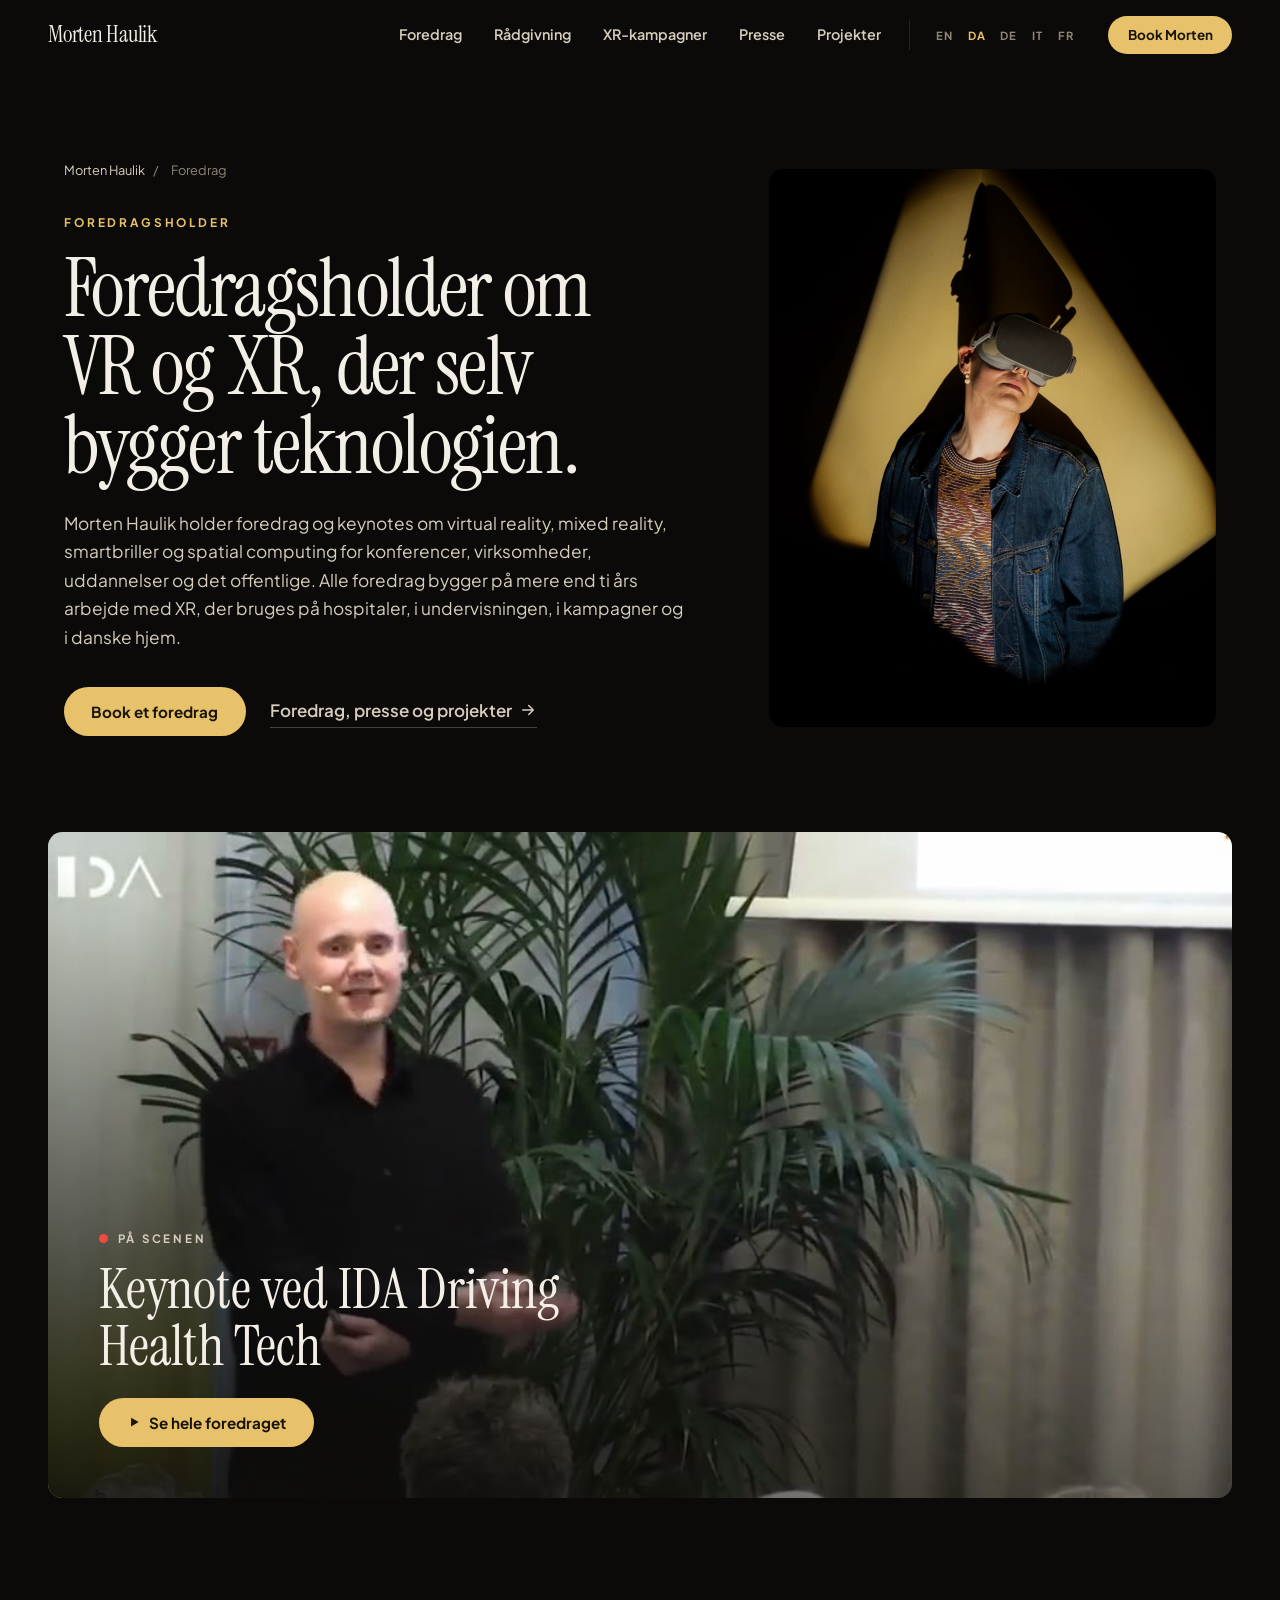
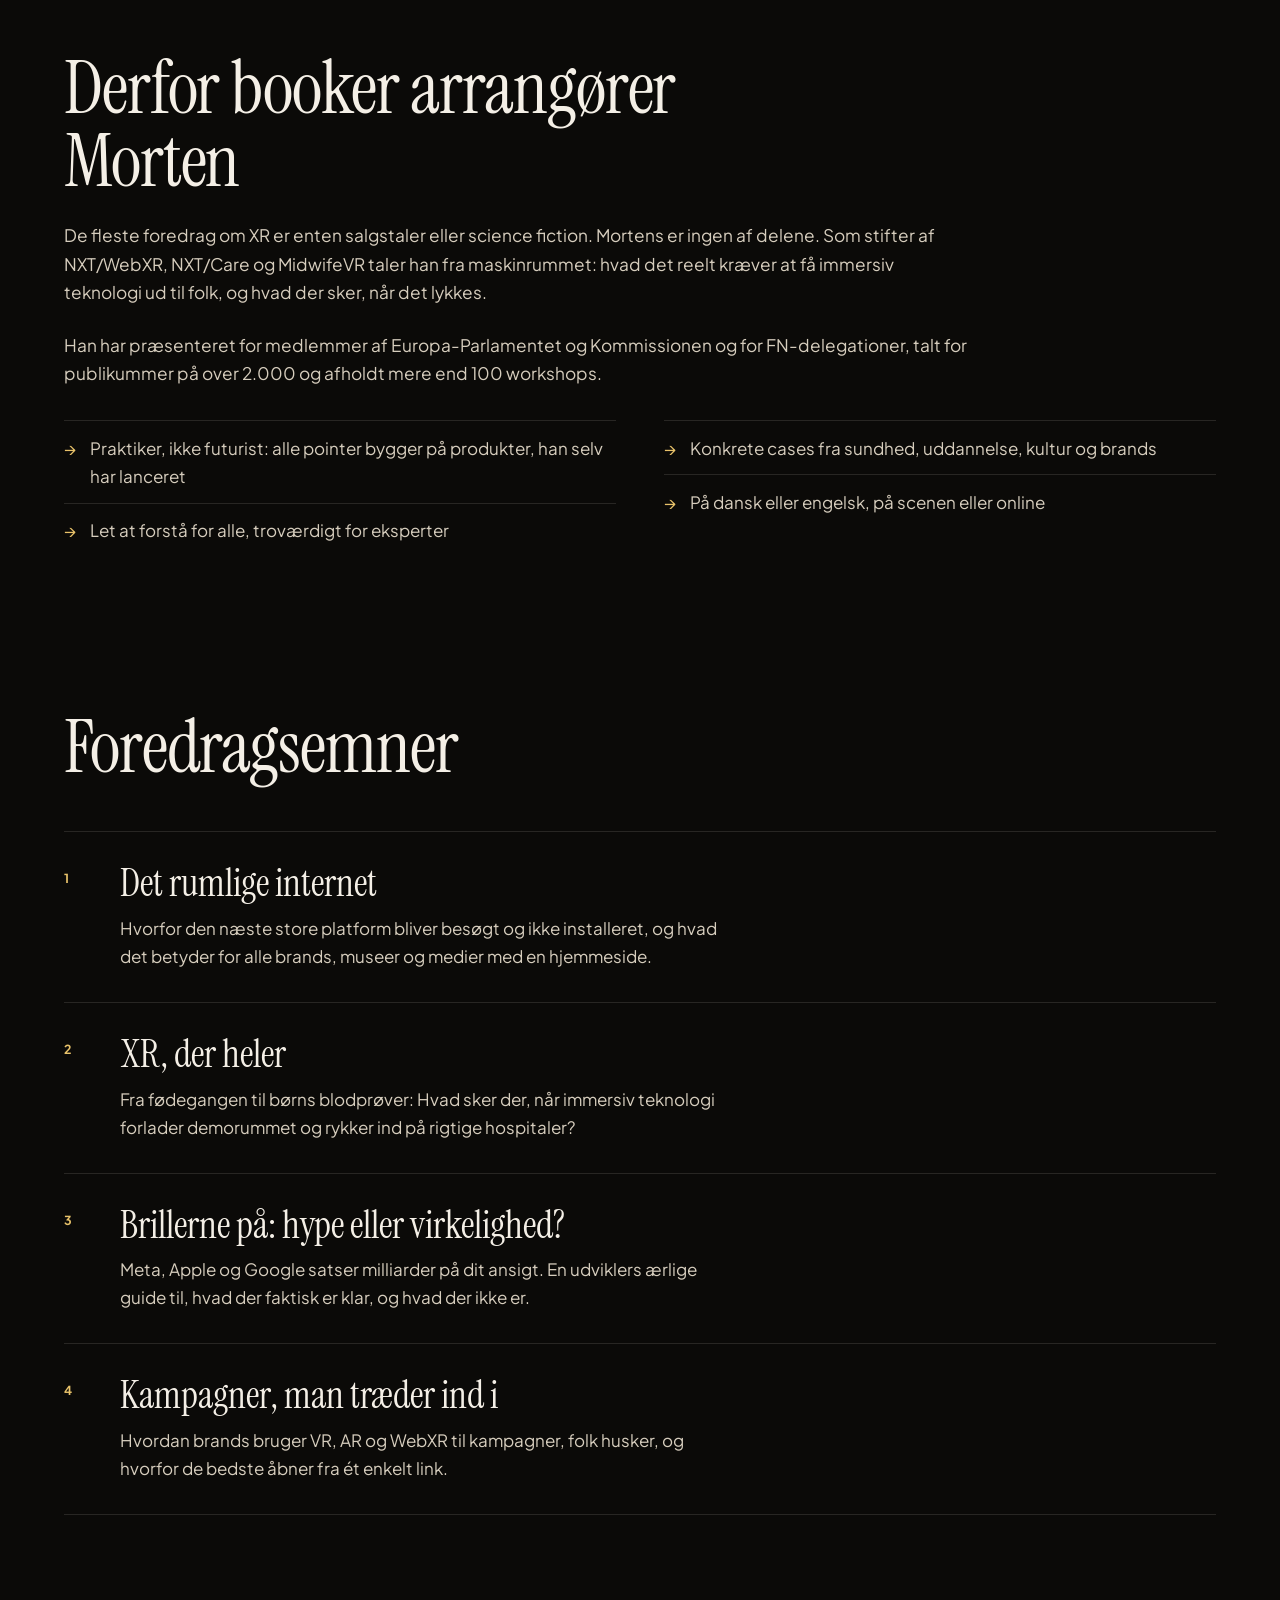
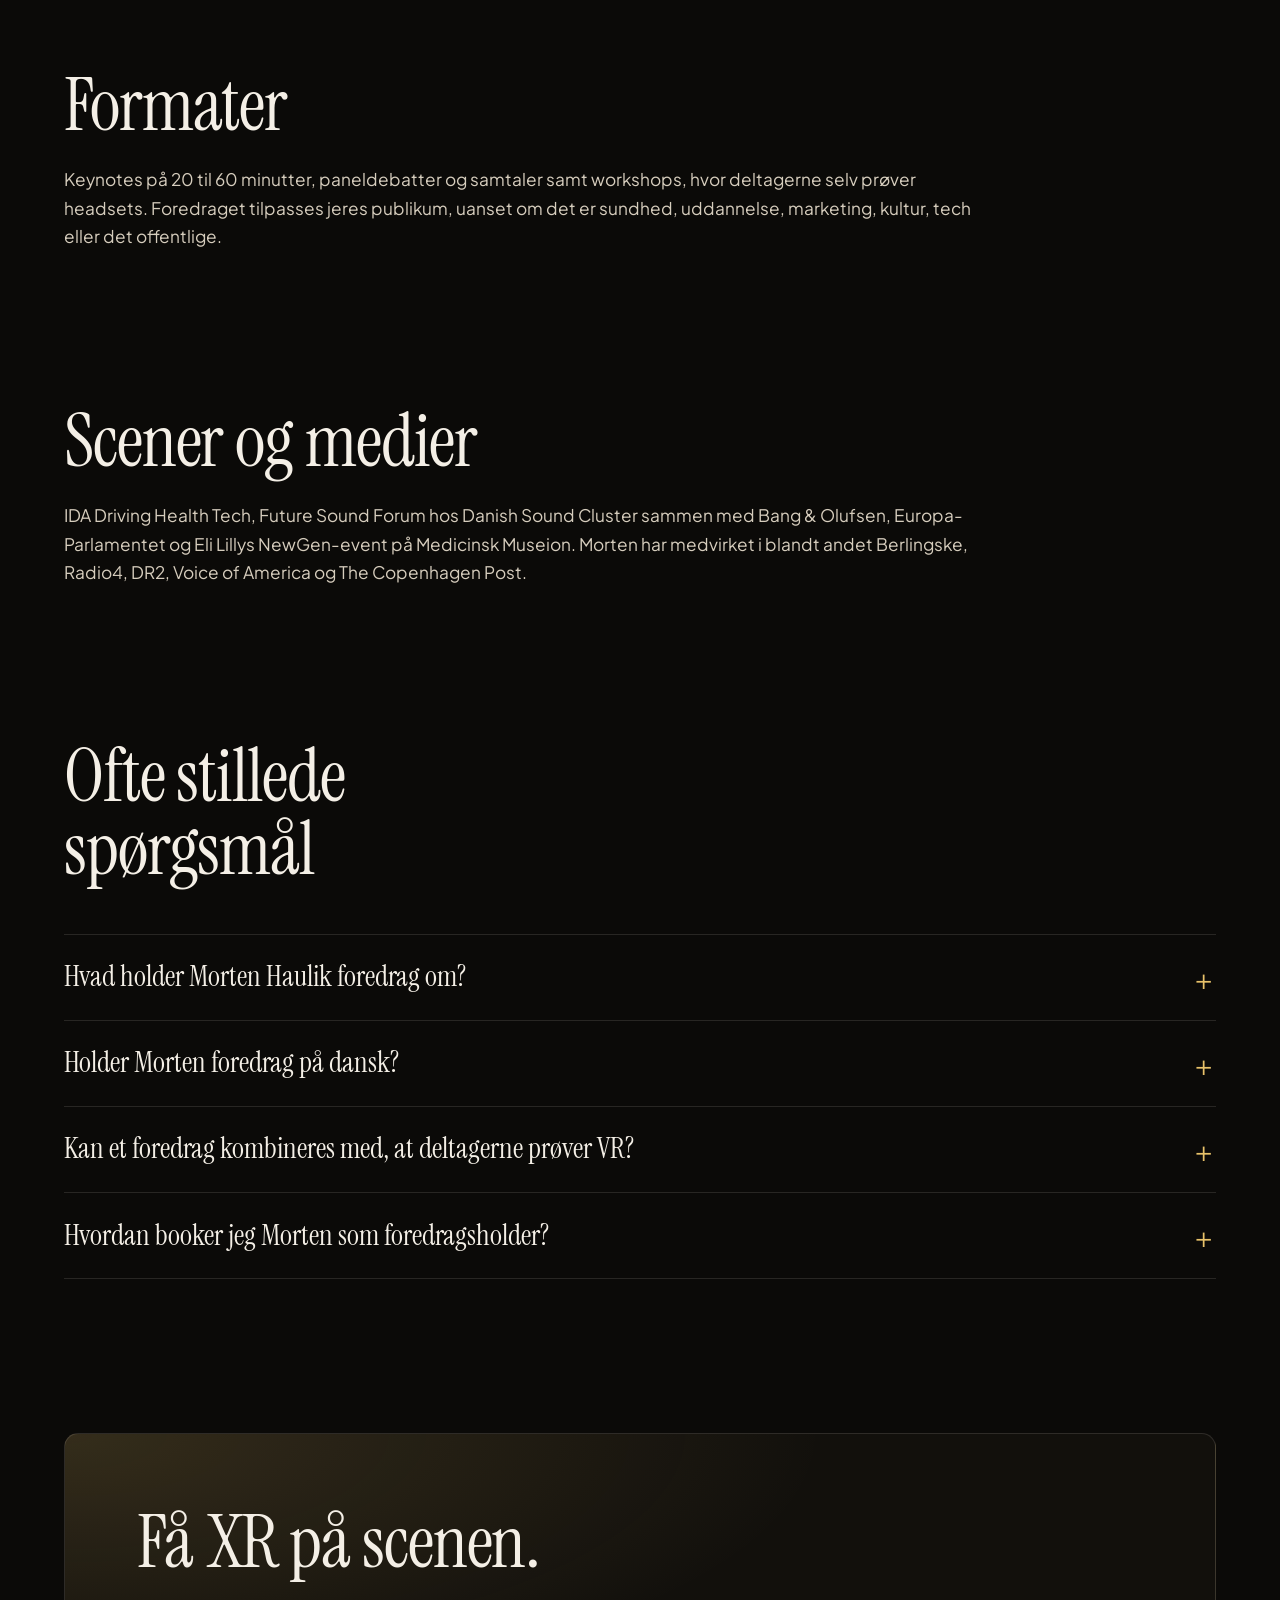
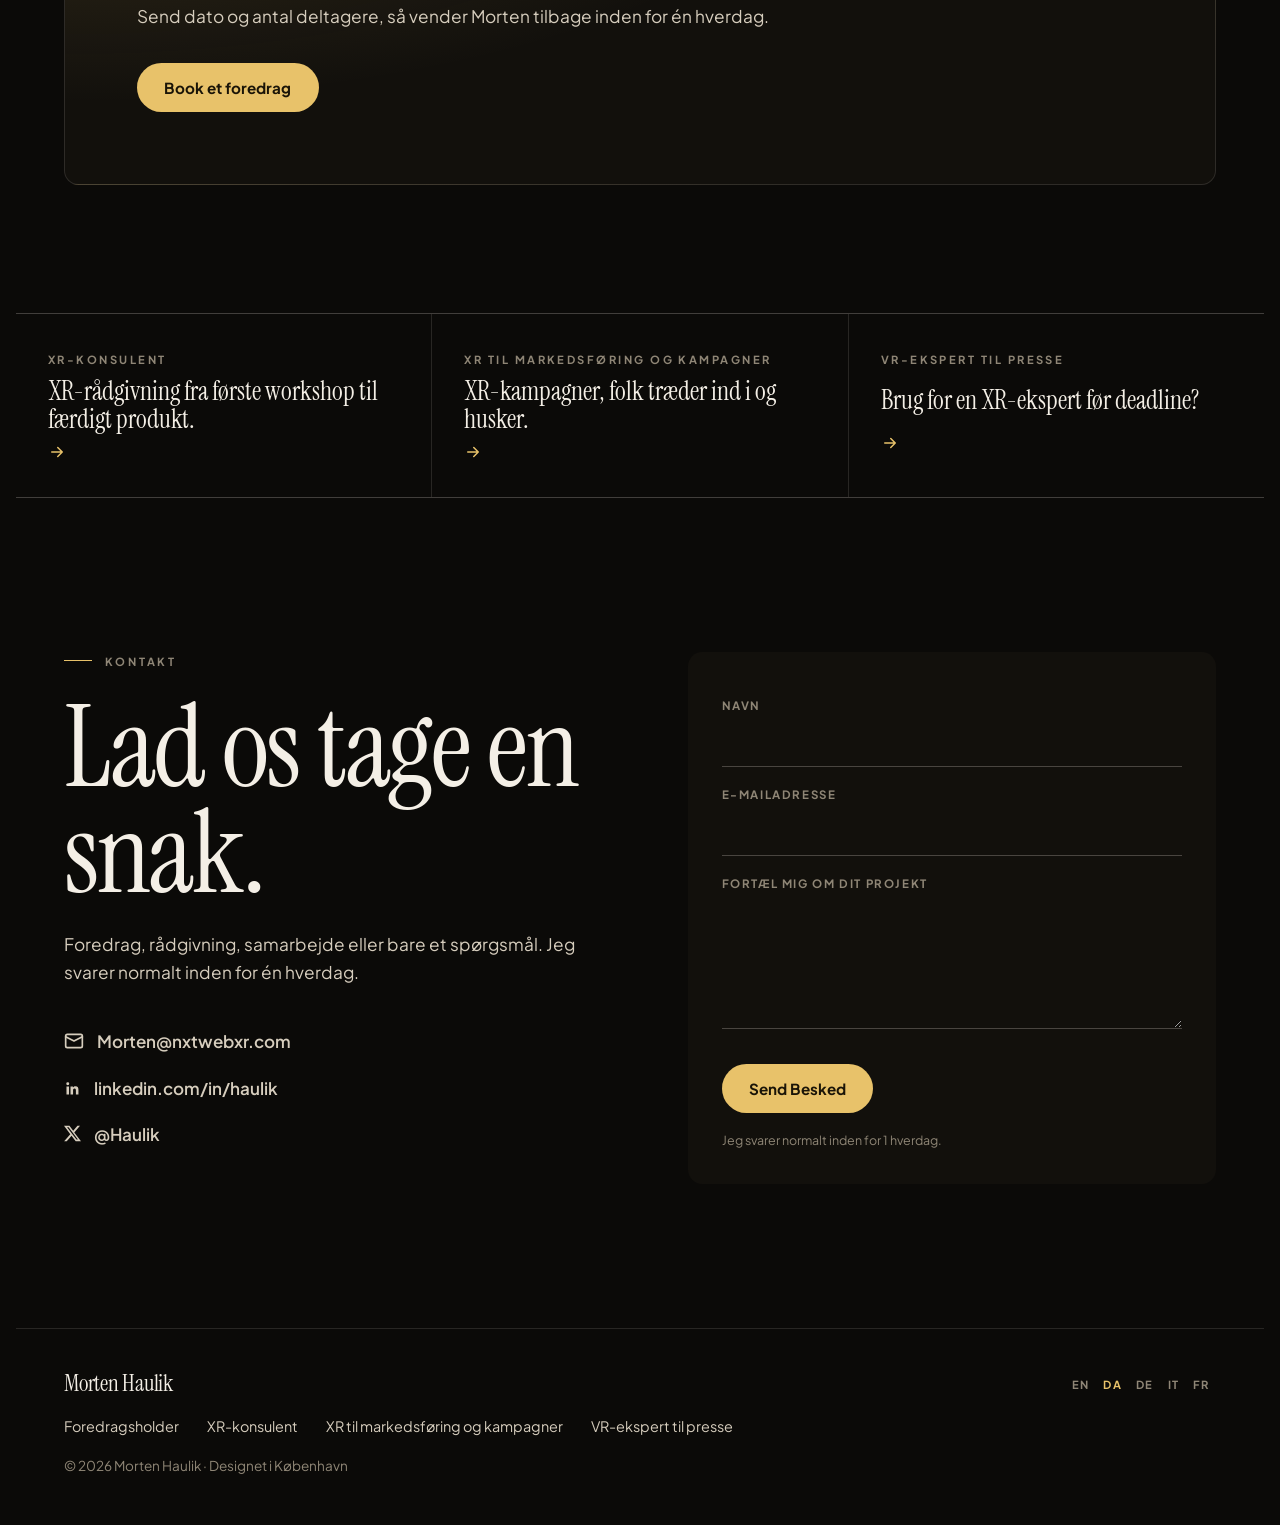
<file: da/foredragsholder-vr/index.html>
<!DOCTYPE html>
<html lang="da">
<head>
<meta charset="UTF-8">
<meta name="viewport" content="width=device-width, initial-scale=1.0">
<!-- Generated by build.js from data.js. Edit data.js, then run: node build.js -->
<title>Foredragsholder om VR og XR | Morten Haulik</title>
<meta name="description" content="Book Morten Haulik som foredragsholder om virtual reality, mixed reality, smartbriller og fremtidens teknologi. Jordnære foredrag med cases fra virkeligheden, på dansk eller engelsk.">
<meta name="author" content="Morten Haulik">
<meta name="msvalidate.01" content="564019357C022278ED65C98A58C0D8C8">
<meta name="robots" content="index, follow, max-image-preview:large, max-snippet:-1">
<meta name="theme-color" content="#0b0a08">
<meta name="color-scheme" content="dark">
<link rel="canonical" href="https://www.mortenhaulik.com/da/foredragsholder-vr/">
<link rel="alternate" hreflang="en" href="https://www.mortenhaulik.com/xr-keynote-speaker/">
<link rel="alternate" hreflang="da" href="https://www.mortenhaulik.com/da/foredragsholder-vr/">
<link rel="alternate" hreflang="x-default" href="https://www.mortenhaulik.com/xr-keynote-speaker/">

<meta property="og:type" content="website">
<meta property="og:site_name" content="Morten Haulik">
<meta property="og:title" content="Foredragsholder om VR og XR | Morten Haulik">
<meta property="og:description" content="Book Morten Haulik som foredragsholder om virtual reality, mixed reality, smartbriller og fremtidens teknologi. Jordnære foredrag med cases fra virkeligheden, på dansk eller engelsk.">
<meta property="og:url" content="https://www.mortenhaulik.com/da/foredragsholder-vr/">
<meta property="og:image" content="https://www.mortenhaulik.com/og-image.jpg">
<meta property="og:image:width" content="1200">
<meta property="og:image:height" content="630">
<meta property="og:image:alt" content="Morten Haulik, keynote speaker and XR consultant">
<meta property="profile:first_name" content="Morten">
<meta property="profile:last_name" content="Haulik">
<meta property="og:locale" content="da_DK">
<meta property="og:locale:alternate" content="en_US">
<meta property="og:locale:alternate" content="de_DE">
<meta property="og:locale:alternate" content="it_IT">
<meta property="og:locale:alternate" content="fr_FR">
<meta name="twitter:card" content="summary_large_image">
<meta name="twitter:site" content="@Haulik">
<meta name="twitter:creator" content="@Haulik">
<meta name="twitter:title" content="Foredragsholder om VR og XR | Morten Haulik">
<meta name="twitter:description" content="Book Morten Haulik som foredragsholder om virtual reality, mixed reality, smartbriller og fremtidens teknologi. Jordnære foredrag med cases fra virkeligheden, på dansk eller engelsk.">
<meta name="twitter:image" content="https://www.mortenhaulik.com/og-image.jpg">
<meta name="twitter:image:alt" content="Morten Haulik, keynote speaker and XR consultant">

<link rel="icon" href="data:image/svg+xml,<svg xmlns='http://www.w3.org/2000/svg' viewBox='0 0 100 100'><rect width='100' height='100' rx='22' fill='%230b0a08'/><text x='50' y='68' font-family='Arial' font-weight='700' font-size='52' text-anchor='middle' fill='%23e8c26a'>MH</text></svg>">
<link rel="preconnect" href="https://fonts.googleapis.com">
<link rel="preconnect" href="https://fonts.gstatic.com" crossorigin>
<link href="https://fonts.googleapis.com/css2?family=Instrument+Serif:ital@0;1&family=Permanent+Marker&family=Plus+Jakarta+Sans:wght@400;500;600;700;800&display=swap" rel="stylesheet">
<link rel="preload" as="image" href="/img/hero.jpg" imagesrcset="/img/hero-1100.jpg 1100w, /img/hero.jpg 2000w" imagesizes="100vw">
<link rel="stylesheet" href="/style.css?v=607e606b">
<script>document.documentElement.classList.add('js');setTimeout(()=>document.querySelectorAll('.reveal').forEach(e=>e.classList.add('in')),2500)</script>
<script type="application/ld+json">
{
 "@context": "https://schema.org",
 "@graph": [
  {
   "@type": "WebPage",
   "@id": "https://www.mortenhaulik.com/da/foredragsholder-vr/#webpage",
   "url": "https://www.mortenhaulik.com/da/foredragsholder-vr/",
   "name": "Foredragsholder om VR og XR | Morten Haulik",
   "description": "Book Morten Haulik som foredragsholder om virtual reality, mixed reality, smartbriller og fremtidens teknologi. Jordnære foredrag med cases fra virkeligheden, på dansk eller engelsk.",
   "inLanguage": "da",
   "isPartOf": {
    "@id": "https://www.mortenhaulik.com/#website"
   },
   "about": {
    "@id": "https://www.mortenhaulik.com/#person"
   },
   "dateModified": "2026-11-09",
   "primaryImageOfPage": "https://www.mortenhaulik.com/img/speaking.jpg",
   "breadcrumb": {
    "@id": "https://www.mortenhaulik.com/da/foredragsholder-vr/#breadcrumb"
   }
  },
  {
   "@type": "BreadcrumbList",
   "@id": "https://www.mortenhaulik.com/da/foredragsholder-vr/#breadcrumb",
   "itemListElement": [
    {
     "@type": "ListItem",
     "position": 1,
     "name": "Morten Haulik",
     "item": "https://www.mortenhaulik.com/da/"
    },
    {
     "@type": "ListItem",
     "position": 2,
     "name": "Foredrag",
     "item": "https://www.mortenhaulik.com/da/foredragsholder-vr/"
    }
   ]
  },
  {
   "@type": "Service",
   "serviceType": "Keynote speaker",
   "@id": "https://www.mortenhaulik.com/da/foredragsholder-vr/#service",
   "name": "Foredragsholder om VR og XR",
   "description": "Book Morten Haulik som foredragsholder om virtual reality, mixed reality, smartbriller og fremtidens teknologi. Jordnære foredrag med cases fra virkeligheden, på dansk eller engelsk.",
   "url": "https://www.mortenhaulik.com/da/foredragsholder-vr/",
   "provider": {
    "@id": "https://www.mortenhaulik.com/#person"
   },
   "areaServed": [
    "DK",
    "Europe"
   ],
   "availableLanguage": [
    "English",
    "Danish"
   ]
  },
  {
   "@type": "FAQPage",
   "@id": "https://www.mortenhaulik.com/da/foredragsholder-vr/#faq",
   "inLanguage": "da",
   "mainEntity": [
    {
     "@type": "Question",
     "name": "Hvad holder Morten Haulik foredrag om?",
     "acceptedAnswer": {
      "@type": "Answer",
      "text": "Virtual reality, augmented og mixed reality, smartbriller, WebXR og det rumlige internet, XR i sundhed og uddannelse samt immersiv markedsføring. Alle foredrag bygger på produkter, han selv har udviklet."
     }
    },
    {
     "@type": "Question",
     "name": "Holder Morten foredrag på dansk?",
     "acceptedAnswer": {
      "@type": "Answer",
      "text": "Ja. Morten holder foredrag på både dansk og engelsk."
     }
    },
    {
     "@type": "Question",
     "name": "Kan et foredrag kombineres med, at deltagerne prøver VR?",
     "acceptedAnswer": {
      "@type": "Answer",
      "text": "Ja. Foredraget kan kombineres med en workshop, hvor deltagerne selv prøver headsets og oplevelser. Morten har afholdt over 100 af den slags workshops."
     }
    },
    {
     "@type": "Question",
     "name": "Hvordan booker jeg Morten som foredragsholder?",
     "acceptedAnswer": {
      "@type": "Answer",
      "text": "Brug bookingformularen her på siden med dato og antal deltagere, eller skriv til Morten@nxtwebxr.com. Han bor i København og holder foredrag i hele Danmark, Skandinavien og Europa."
     }
    }
   ]
  }
 ]
}
</script>
</head>
<body>
<a class="skip" href="#main">Spring til indhold</a>

<header class="topbar" id="top">
  <a class="wordmark" href="/da/">Morten Haulik</a>
  <nav class="topnav" aria-label="Main">
    <a href="/da/foredragsholder-vr/">Foredrag</a>
    <a href="/da/xr-konsulent/">Rådgivning</a>
    <a href="/da/xr-markedsfoering/">XR-kampagner</a>
    <a href="/da/vr-ekspert-presse/">Presse</a>
    <a href="/da/#work">Projekter</a>
  </nav>
  <nav class="langs" aria-label="Sprog"><a href="/xr-keynote-speaker/" hreflang="en" lang="en" data-lang="en" title="English">EN</a><a href="/da/foredragsholder-vr/" hreflang="da" lang="da" data-lang="da" aria-current="page" title="Dansk">DA</a><a href="/de/" hreflang="de" lang="de" data-lang="de" title="Deutsch">DE</a><a href="/it/" hreflang="it" lang="it" data-lang="it" title="Italiano">IT</a><a href="/fr/" hreflang="fr" lang="fr" data-lang="fr" title="Français">FR</a></nav>
  <button class="btn btn-gold btn-sm" type="button" data-open-booking>Book Morten</button>
</header>

<main id="main">

  <section class="sub-hero">
    <div class="sub-hero-text">
      <nav class="crumbs" aria-label="Breadcrumb"><a href="/da/">Morten Haulik</a> <span>/</span> <span aria-current="page">Foredrag</span></nav>
      <p class="eyebrow">Foredragsholder</p>
      <h1>Foredragsholder om VR og XR, der selv bygger teknologien.</h1>
      <p class="lede">Morten Haulik holder foredrag og keynotes om virtual reality, mixed reality, smartbriller og spatial computing for konferencer, virksomheder, uddannelser og det offentlige. Alle foredrag bygger på mere end ti års arbejde med XR, der bruges på hospitaler, i undervisningen, i kampagner og i danske hjem.</p>
      <div class="hero-ctas"><button class="btn btn-gold" type="button" data-open-booking>Book et foredrag</button><a class="text-link" href="/da/#work">Foredrag, presse og projekter <svg width="18" height="18" viewBox="0 0 24 24" fill="none" stroke="currentColor" stroke-width="2" stroke-linecap="round" stroke-linejoin="round" aria-hidden="true"><path d="M5 12h14M13 6l6 6-6 6"/></svg></a></div>
    </div>
    <figure class="sub-hero-media"><img src="/img/speaking.jpg" alt="Morten Haulik" loading="eager" decoding="async"></figure>
  </section>

  <section class="reel">
    <div class="reel-frame">
      <video data-src="/Mortenhjemmeside.mp4" poster="/img/ida-poster.jpg" muted loop playsinline preload="none" aria-hidden="true"></video>
      <div class="reel-cap">
        <p class="kicker"><span class="live"></span>På scenen</p>
        <h2>Keynote ved IDA Driving Health Tech</h2>
        <a class="btn btn-gold" href="https://videos.ida.dk/media/Virtual+Reality+og+Amning%3A+En+innovativ+tilgang+med+MidwifeVR++Morten+Haulik%2C+Co-founder+og+VR+ekspert+og+Sofie+Bonde+Alsen%2C+jordemoder+og+Digital+Designer/1_bb9dwkxp" target="_blank" rel="noopener"><svg width="14" height="14" viewBox="0 0 24 24" fill="currentColor" aria-hidden="true"><path d="M7 4.5v15l13-7.5z"/></svg> Se hele foredraget</a>
      </div>
    </div>
  </section>

  <section class="block sub-sec">
    <h2 class="h2 reveal">Derfor booker arrangører Morten</h2>
    <p class="lede reveal">De fleste foredrag om XR er enten salgstaler eller science fiction. Mortens er ingen af delene. Som stifter af NXT/WebXR, NXT/Care og MidwifeVR taler han fra maskinrummet: hvad det reelt kræver at få immersiv teknologi ud til folk, og hvad der sker, når det lykkes.</p>
    <p class="lede reveal">Han har præsenteret for medlemmer af Europa-Parlamentet og Kommissionen og for FN-delegationer, talt for publikummer på over 2.000 og afholdt mere end 100 workshops.</p>
    <ul class="topic-list wide reveal"><li>Praktiker, ikke futurist: alle pointer bygger på produkter, han selv har lanceret</li><li>Let at forstå for alle, troværdigt for eksperter</li><li>Konkrete cases fra sundhed, uddannelse, kultur og brands</li><li>På dansk eller engelsk, på scenen eller online</li></ul>
    
    
  </section>

  <section class="block sub-sec">
    <h2 class="h2 reveal">Foredragsemner</h2>
    
    
    <ol class="talks"><li class="reveal"><span class="talk-no">1</span><div><h3>Det rumlige internet</h3><p>Hvorfor den næste store platform bliver besøgt og ikke installeret, og hvad det betyder for alle brands, museer og medier med en hjemmeside.</p></div></li><li class="reveal"><span class="talk-no">2</span><div><h3>XR, der heler</h3><p>Fra fødegangen til børns blodprøver: Hvad sker der, når immersiv teknologi forlader demorummet og rykker ind på rigtige hospitaler?</p></div></li><li class="reveal"><span class="talk-no">3</span><div><h3>Brillerne på: hype eller virkelighed?</h3><p>Meta, Apple og Google satser milliarder på dit ansigt. En udviklers ærlige guide til, hvad der faktisk er klar, og hvad der ikke er.</p></div></li><li class="reveal"><span class="talk-no">4</span><div><h3>Kampagner, man træder ind i</h3><p>Hvordan brands bruger VR, AR og WebXR til kampagner, folk husker, og hvorfor de bedste åbner fra ét enkelt link.</p></div></li></ol>
    
  </section>

  <section class="block sub-sec">
    <h2 class="h2 reveal">Formater</h2>
    <p class="lede reveal">Keynotes på 20 til 60 minutter, paneldebatter og samtaler samt workshops, hvor deltagerne selv prøver headsets. Foredraget tilpasses jeres publikum, uanset om det er sundhed, uddannelse, marketing, kultur, tech eller det offentlige.</p>
    
    
    
  </section>

  <section class="block sub-sec">
    <h2 class="h2 reveal">Scener og medier</h2>
    <p class="lede reveal">IDA Driving Health Tech, Future Sound Forum hos Danish Sound Cluster sammen med Bang &amp; Olufsen, Europa-Parlamentet og Eli Lillys NewGen-event på Medicinsk Museion. Morten har medvirket i blandt andet Berlingske, Radio4, DR2, Voice of America og The Copenhagen Post.</p>
    
    
    
  </section>

  <section class="faq block">
    <h2 class="h2 reveal">Ofte stillede spørgsmål</h2>
    <div class="faq-list">
      <details class="reveal"><summary>Hvad holder Morten Haulik foredrag om?</summary><p>Virtual reality, augmented og mixed reality, smartbriller, WebXR og det rumlige internet, XR i sundhed og uddannelse samt immersiv markedsføring. Alle foredrag bygger på produkter, han selv har udviklet.</p></details>
      <details class="reveal"><summary>Holder Morten foredrag på dansk?</summary><p>Ja. Morten holder foredrag på både dansk og engelsk.</p></details>
      <details class="reveal"><summary>Kan et foredrag kombineres med, at deltagerne prøver VR?</summary><p>Ja. Foredraget kan kombineres med en workshop, hvor deltagerne selv prøver headsets og oplevelser. Morten har afholdt over 100 af den slags workshops.</p></details>
      <details class="reveal"><summary>Hvordan booker jeg Morten som foredragsholder?</summary><p>Brug bookingformularen her på siden med dato og antal deltagere, eller skriv til Morten@nxtwebxr.com. Han bor i København og holder foredrag i hele Danmark, Skandinavien og Europa.</p></details>
    </div>
  </section>

  <section class="cta-band block">
    <div class="cta-box reveal">
      <h2 class="h2">Få XR på scenen.</h2>
      <p class="lede">Send dato og antal deltagere, så vender Morten tilbage inden for én hverdag.</p>
      <button class="btn btn-gold" type="button" data-open-booking>Book et foredrag</button>
    </div>
  </section>

  <nav class="related block" aria-label="Related">
    <a class="related-link reveal" href="/da/xr-konsulent/"><span>XR-konsulent</span><strong>XR-rådgivning fra første workshop til færdigt produkt.</strong><svg width="18" height="18" viewBox="0 0 24 24" fill="none" stroke="currentColor" stroke-width="2" stroke-linecap="round" stroke-linejoin="round" aria-hidden="true"><path d="M5 12h14M13 6l6 6-6 6"/></svg></a>
    <a class="related-link reveal" href="/da/xr-markedsfoering/"><span>XR til markedsføring og kampagner</span><strong>XR-kampagner, folk træder ind i og husker.</strong><svg width="18" height="18" viewBox="0 0 24 24" fill="none" stroke="currentColor" stroke-width="2" stroke-linecap="round" stroke-linejoin="round" aria-hidden="true"><path d="M5 12h14M13 6l6 6-6 6"/></svg></a>
    <a class="related-link reveal" href="/da/vr-ekspert-presse/"><span>VR-ekspert til presse</span><strong>Brug for en XR-ekspert før deadline?</strong><svg width="18" height="18" viewBox="0 0 24 24" fill="none" stroke="currentColor" stroke-width="2" stroke-linecap="round" stroke-linejoin="round" aria-hidden="true"><path d="M5 12h14M13 6l6 6-6 6"/></svg></a>
  </nav>


  <section class="contact block" id="contact" aria-labelledby="contact-title">
    <div class="contact-intro">
      <p class="label reveal">Kontakt</p>
      <h2 id="contact-title" class="display reveal">Lad os tage en snak.</h2>
      <p class="lede reveal">Foredrag, rådgivning, samarbejde eller bare et spørgsmål. Jeg svarer normalt inden for én hverdag.</p>
      <ul class="direct reveal">
        <li><a href="mailto:Morten@nxtwebxr.com"><svg width="20" height="20" viewBox="0 0 24 24" fill="none" stroke="currentColor" stroke-width="2" stroke-linecap="round" stroke-linejoin="round" aria-hidden="true"><rect x="2" y="4" width="20" height="16" rx="2"/><path d="m22 7-10 5L2 7"/></svg> Morten@nxtwebxr.com</a></li>
        <li><a href="https://www.linkedin.com/in/haulik" target="_blank" rel="noopener"><svg width="17" height="17" viewBox="0 0 24 24" fill="currentColor" aria-hidden="true"><path d="M20.4 20.5h-3.6v-5.6c0-1.3 0-3-1.9-3s-2.1 1.4-2.1 2.9v5.7H9.2V9h3.4v1.6h.1c.5-.9 1.7-1.9 3.4-1.9 3.6 0 4.3 2.4 4.3 5.5v6.3ZM5.3 7.4a2.1 2.1 0 1 1 0-4.2 2.1 2.1 0 0 1 0 4.2ZM7.1 20.5H3.5V9h3.6v11.5Z"/></svg> linkedin.com/in/haulik</a></li>
        <li><a href="https://x.com/Haulik" target="_blank" rel="noopener"><svg width="17" height="17" viewBox="0 0 24 24" fill="currentColor" aria-hidden="true"><path d="M18.9 1.2h3.7l-8.1 9.3L24 22.8h-7.5l-5.9-7.7-6.7 7.7H.2l8.7-9.9L0 1.2h7.7l5.3 7 6-7Zm-1.3 19.4h2L6.5 3.3h-2.2l13.3 17.3Z"/></svg> @Haulik</a></li>
      </ul>
    </div>
    <form id="contact-form" class="contact-form reveal">
      <label for="c-name">Navn</label>
      <input required type="text" id="c-name" name="name" autocomplete="name">
      <label for="c-email">E-mailadresse</label>
      <input required type="email" id="c-email" name="email" autocomplete="email">
      <label for="c-msg">Fortæl mig om dit projekt</label>
      <textarea required rows="5" id="c-msg" name="message"></textarea>
      <button type="submit" class="btn btn-gold"><span data-t="openEmail">Send Besked</span></button>
      <p class="hint" id="contact-status" role="status">Jeg svarer normalt inden for 1 hverdag.</p>
    </form>
  </section>

</main>

<footer class="site-footer">
  <div class="footer-row">
    <a class="wordmark" href="#top">Morten Haulik</a>
    <nav class="langs" aria-label="Sprog"><a href="/xr-keynote-speaker/" hreflang="en" lang="en" data-lang="en" title="English">EN</a><a href="/da/foredragsholder-vr/" hreflang="da" lang="da" data-lang="da" aria-current="page" title="Dansk">DA</a><a href="/de/" hreflang="de" lang="de" data-lang="de" title="Deutsch">DE</a><a href="/it/" hreflang="it" lang="it" data-lang="it" title="Italiano">IT</a><a href="/fr/" hreflang="fr" lang="fr" data-lang="fr" title="Français">FR</a></nav>
  </div>
  <nav class="footer-links" aria-label="Services"><a href="/da/foredragsholder-vr/">Foredragsholder</a><a href="/da/xr-konsulent/">XR-konsulent</a><a href="/da/xr-markedsfoering/">XR til markedsføring og kampagner</a><a href="/da/vr-ekspert-presse/">VR-ekspert til presse</a></nav>
  <p class="muted">© 2026 Morten Haulik · Designet i København</p>
</footer>

<dialog id="card-modal" class="modal">
  <button class="modal-close" type="button" data-close aria-label="Close">✕</button>
  <div id="modal-content"></div>
</dialog>

<dialog id="booking-modal" class="modal booking" aria-labelledby="booking-title">
  <button class="modal-close" type="button" data-close aria-label="Close">✕</button>
  <div class="booking-inner">
    <p class="eyebrow">Officiel Booking</p>
    <h2 id="booking-title">Forespørgsel på Keynote</h2>
    <p class="sub">Tilgængelig til konferencer, virksomhedsevents og private workshops.</p>
    <form id="booking-form">
      <div class="field-group">
        <div class="range-head">
          <label for="audience">Publikumsstørrelse</label>
          <output id="audience-out">500 <small>personer</small></output>
        </div>
        <input type="range" id="audience" min="5" max="5000" step="5" value="500">
        <label class="dates-label" for="d1">Vælg Datoer</label>
        <p class="hint">(Du kan vælge op til tre datoer)</p>
        <div class="dates"><input type="date" id="d1"><input type="date" id="d2" aria-label="Vælg Datoer 2"><input type="date" id="d3" aria-label="Vælg Datoer 3"></div>
      </div>
      <label for="b-name">Navn</label>
      <input required type="text" id="b-name" autocomplete="name">
      <label for="b-email">E-mailadresse</label>
      <input required type="email" id="b-email" autocomplete="email">
      <label for="b-org">Organisation / Event</label>
      <input type="text" id="b-org" autocomplete="organization">
      <label for="phone">Telefonnummer</label>
      <input type="tel" id="phone" placeholder="+45 12 34 56 78" autocomplete="tel">
      <button type="submit" class="btn btn-gold"><span data-t="reqEmail">Send Anmodning</span></button>
      <p class="hint" id="booking-status" role="status">Jeg vender tilbage inden for 1 hverdag for at bekræfte.</p>
    </form>
  </div>
</dialog>

<script src="/data.js?v=6eca59f2" defer></script>
<script src="/main.js?v=3a068b97" defer></script>
</body>
</html>
</file>
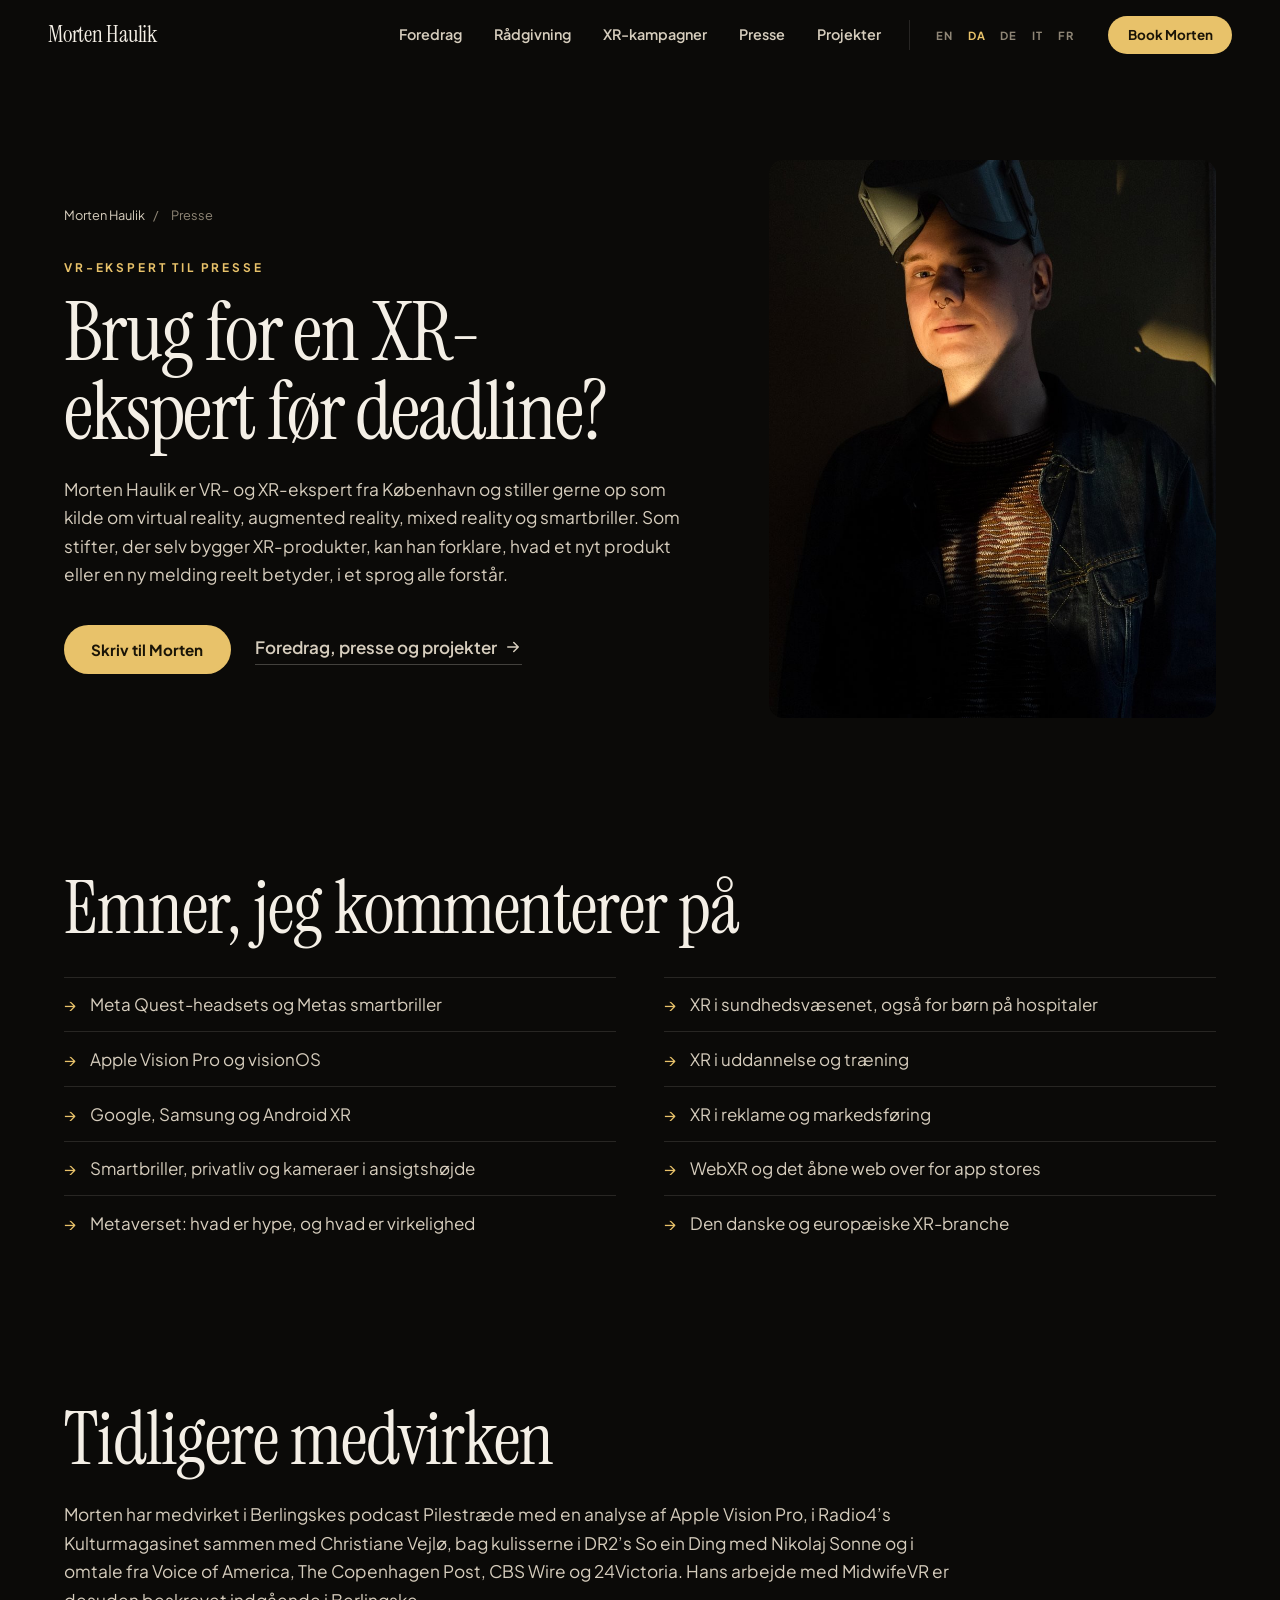
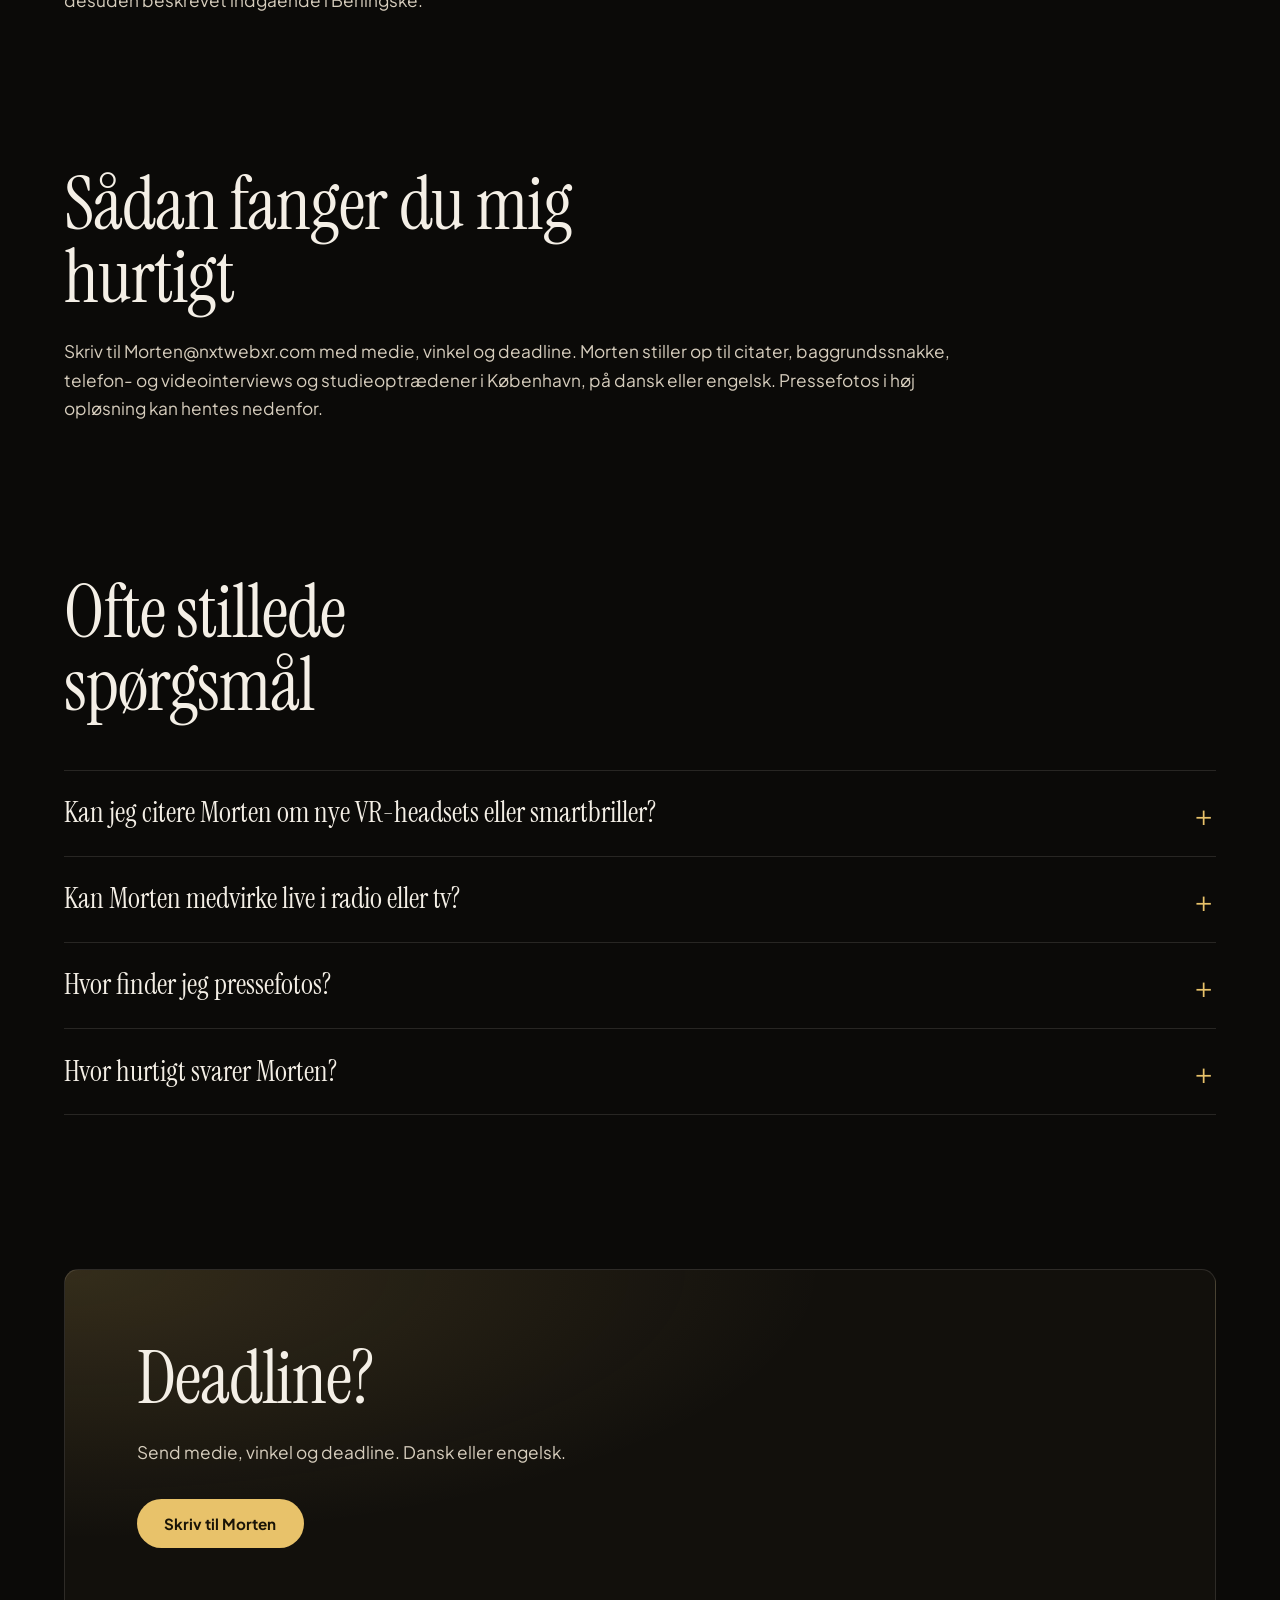
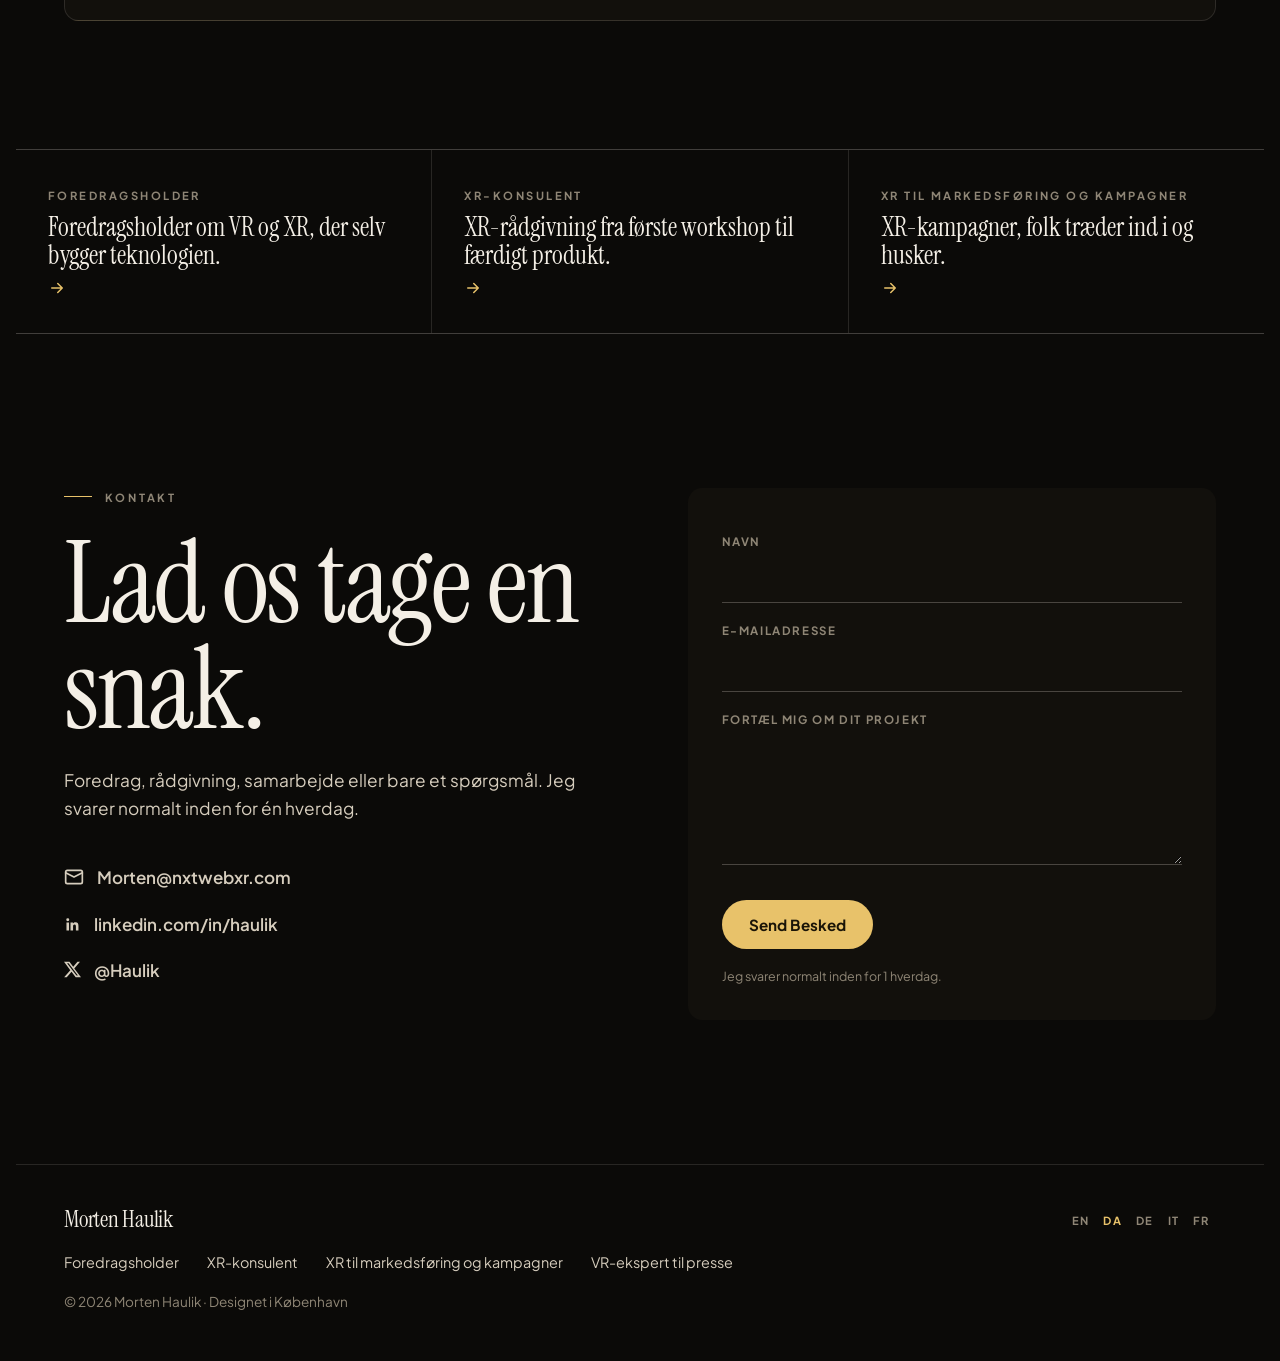
<file: da/vr-ekspert-presse/index.html>
<!DOCTYPE html>
<html lang="da">
<head>
<meta charset="UTF-8">
<meta name="viewport" content="width=device-width, initial-scale=1.0">
<!-- Generated by build.js from data.js. Edit data.js, then run: node build.js -->
<title>VR-ekspert og ekspert i smartbriller til presse | Morten Haulik</title>
<meta name="description" content="Journalister: Morten Haulik stiller op som ekspertkilde om VR, AR, mixed reality og smartbriller, fra Meta Quest og Metas briller til Apple Vision Pro og Android XR. På dansk eller engelsk, til skrevne medier, radio og tv.">
<meta name="author" content="Morten Haulik">
<meta name="msvalidate.01" content="564019357C022278ED65C98A58C0D8C8">
<meta name="robots" content="index, follow, max-image-preview:large, max-snippet:-1">
<meta name="theme-color" content="#0b0a08">
<meta name="color-scheme" content="dark">
<link rel="canonical" href="https://www.mortenhaulik.com/da/vr-ekspert-presse/">
<link rel="alternate" hreflang="en" href="https://www.mortenhaulik.com/xr-expert-press/">
<link rel="alternate" hreflang="da" href="https://www.mortenhaulik.com/da/vr-ekspert-presse/">
<link rel="alternate" hreflang="x-default" href="https://www.mortenhaulik.com/xr-expert-press/">

<meta property="og:type" content="website">
<meta property="og:site_name" content="Morten Haulik">
<meta property="og:title" content="VR-ekspert og ekspert i smartbriller til presse | Morten Haulik">
<meta property="og:description" content="Journalister: Morten Haulik stiller op som ekspertkilde om VR, AR, mixed reality og smartbriller, fra Meta Quest og Metas briller til Apple Vision Pro og Android XR. På dansk eller engelsk, til skrevne medier, radio og tv.">
<meta property="og:url" content="https://www.mortenhaulik.com/da/vr-ekspert-presse/">
<meta property="og:image" content="https://www.mortenhaulik.com/og-image.jpg">
<meta property="og:image:width" content="1200">
<meta property="og:image:height" content="630">
<meta property="og:image:alt" content="Morten Haulik, keynote speaker and XR consultant">
<meta property="profile:first_name" content="Morten">
<meta property="profile:last_name" content="Haulik">
<meta property="og:locale" content="da_DK">
<meta property="og:locale:alternate" content="en_US">
<meta property="og:locale:alternate" content="de_DE">
<meta property="og:locale:alternate" content="it_IT">
<meta property="og:locale:alternate" content="fr_FR">
<meta name="twitter:card" content="summary_large_image">
<meta name="twitter:site" content="@Haulik">
<meta name="twitter:creator" content="@Haulik">
<meta name="twitter:title" content="VR-ekspert og ekspert i smartbriller til presse | Morten Haulik">
<meta name="twitter:description" content="Journalister: Morten Haulik stiller op som ekspertkilde om VR, AR, mixed reality og smartbriller, fra Meta Quest og Metas briller til Apple Vision Pro og Android XR. På dansk eller engelsk, til skrevne medier, radio og tv.">
<meta name="twitter:image" content="https://www.mortenhaulik.com/og-image.jpg">
<meta name="twitter:image:alt" content="Morten Haulik, keynote speaker and XR consultant">

<link rel="icon" href="data:image/svg+xml,<svg xmlns='http://www.w3.org/2000/svg' viewBox='0 0 100 100'><rect width='100' height='100' rx='22' fill='%230b0a08'/><text x='50' y='68' font-family='Arial' font-weight='700' font-size='52' text-anchor='middle' fill='%23e8c26a'>MH</text></svg>">
<link rel="preconnect" href="https://fonts.googleapis.com">
<link rel="preconnect" href="https://fonts.gstatic.com" crossorigin>
<link href="https://fonts.googleapis.com/css2?family=Instrument+Serif:ital@0;1&family=Permanent+Marker&family=Plus+Jakarta+Sans:wght@400;500;600;700;800&display=swap" rel="stylesheet">
<link rel="preload" as="image" href="/img/hero.jpg" imagesrcset="/img/hero-1100.jpg 1100w, /img/hero.jpg 2000w" imagesizes="100vw">
<link rel="stylesheet" href="/style.css?v=607e606b">
<script>document.documentElement.classList.add('js');setTimeout(()=>document.querySelectorAll('.reveal').forEach(e=>e.classList.add('in')),2500)</script>
<script type="application/ld+json">
{
 "@context": "https://schema.org",
 "@graph": [
  {
   "@type": "WebPage",
   "@id": "https://www.mortenhaulik.com/da/vr-ekspert-presse/#webpage",
   "url": "https://www.mortenhaulik.com/da/vr-ekspert-presse/",
   "name": "VR-ekspert og ekspert i smartbriller til presse | Morten Haulik",
   "description": "Journalister: Morten Haulik stiller op som ekspertkilde om VR, AR, mixed reality og smartbriller, fra Meta Quest og Metas briller til Apple Vision Pro og Android XR. På dansk eller engelsk, til skrevne medier, radio og tv.",
   "inLanguage": "da",
   "isPartOf": {
    "@id": "https://www.mortenhaulik.com/#website"
   },
   "about": {
    "@id": "https://www.mortenhaulik.com/#person"
   },
   "dateModified": "2026-11-09",
   "primaryImageOfPage": "https://www.mortenhaulik.com/img/portrait.jpg",
   "breadcrumb": {
    "@id": "https://www.mortenhaulik.com/da/vr-ekspert-presse/#breadcrumb"
   }
  },
  {
   "@type": "BreadcrumbList",
   "@id": "https://www.mortenhaulik.com/da/vr-ekspert-presse/#breadcrumb",
   "itemListElement": [
    {
     "@type": "ListItem",
     "position": 1,
     "name": "Morten Haulik",
     "item": "https://www.mortenhaulik.com/da/"
    },
    {
     "@type": "ListItem",
     "position": 2,
     "name": "Presse",
     "item": "https://www.mortenhaulik.com/da/vr-ekspert-presse/"
    }
   ]
  },
  {
   "@type": "FAQPage",
   "@id": "https://www.mortenhaulik.com/da/vr-ekspert-presse/#faq",
   "inLanguage": "da",
   "mainEntity": [
    {
     "@type": "Question",
     "name": "Kan jeg citere Morten om nye VR-headsets eller smartbriller?",
     "acceptedAnswer": {
      "@type": "Answer",
      "text": "Ja. Morten kommenterer jævnligt på nye produkter fra Meta, Apple, Google og Samsung og kan forklare, hvad de betyder for forbrugere, virksomheder og udviklere."
     }
    },
    {
     "@type": "Question",
     "name": "Kan Morten medvirke live i radio eller tv?",
     "acceptedAnswer": {
      "@type": "Answer",
      "text": "Ja, på dansk eller engelsk, i studiet i København eller over forbindelse."
     }
    },
    {
     "@type": "Question",
     "name": "Hvor finder jeg pressefotos?",
     "acceptedAnswer": {
      "@type": "Answer",
      "text": "Pressefotos i høj opløsning kan hentes her på siden og må bruges i omtale af Morten Haulik med kreditering."
     }
    },
    {
     "@type": "Question",
     "name": "Hvor hurtigt svarer Morten?",
     "acceptedAnswer": {
      "@type": "Answer",
      "text": "Morten bestræber sig på at svare hurtigt på presseforespørgsler og kender til deadlines. Skriv gerne din deadline i emnefeltet."
     }
    }
   ]
  }
 ]
}
</script>
</head>
<body>
<a class="skip" href="#main">Spring til indhold</a>

<header class="topbar" id="top">
  <a class="wordmark" href="/da/">Morten Haulik</a>
  <nav class="topnav" aria-label="Main">
    <a href="/da/foredragsholder-vr/">Foredrag</a>
    <a href="/da/xr-konsulent/">Rådgivning</a>
    <a href="/da/xr-markedsfoering/">XR-kampagner</a>
    <a href="/da/vr-ekspert-presse/">Presse</a>
    <a href="/da/#work">Projekter</a>
  </nav>
  <nav class="langs" aria-label="Sprog"><a href="/xr-expert-press/" hreflang="en" lang="en" data-lang="en" title="English">EN</a><a href="/da/vr-ekspert-presse/" hreflang="da" lang="da" data-lang="da" aria-current="page" title="Dansk">DA</a><a href="/de/" hreflang="de" lang="de" data-lang="de" title="Deutsch">DE</a><a href="/it/" hreflang="it" lang="it" data-lang="it" title="Italiano">IT</a><a href="/fr/" hreflang="fr" lang="fr" data-lang="fr" title="Français">FR</a></nav>
  <button class="btn btn-gold btn-sm" type="button" data-open-booking>Book Morten</button>
</header>

<main id="main">

  <section class="sub-hero">
    <div class="sub-hero-text">
      <nav class="crumbs" aria-label="Breadcrumb"><a href="/da/">Morten Haulik</a> <span>/</span> <span aria-current="page">Presse</span></nav>
      <p class="eyebrow">VR-ekspert til presse</p>
      <h1>Brug for en XR-ekspert før deadline?</h1>
      <p class="lede">Morten Haulik er VR- og XR-ekspert fra København og stiller gerne op som kilde om virtual reality, augmented reality, mixed reality og smartbriller. Som stifter, der selv bygger XR-produkter, kan han forklare, hvad et nyt produkt eller en ny melding reelt betyder, i et sprog alle forstår.</p>
      <div class="hero-ctas"><a class="btn btn-gold" href="mailto:Morten@nxtwebxr.com?subject=Presseforesp%C3%B8rgsel">Skriv til Morten</a><a class="text-link" href="/da/#work">Foredrag, presse og projekter <svg width="18" height="18" viewBox="0 0 24 24" fill="none" stroke="currentColor" stroke-width="2" stroke-linecap="round" stroke-linejoin="round" aria-hidden="true"><path d="M5 12h14M13 6l6 6-6 6"/></svg></a></div>
    </div>
    <figure class="sub-hero-media"><img src="/img/portrait.jpg" alt="Morten Haulik" loading="eager" decoding="async"></figure>
  </section>


  <section class="block sub-sec">
    <h2 class="h2 reveal">Emner, jeg kommenterer på</h2>
    
    <ul class="topic-list wide reveal"><li>Meta Quest-headsets og Metas smartbriller</li><li>Apple Vision Pro og visionOS</li><li>Google, Samsung og Android XR</li><li>Smartbriller, privatliv og kameraer i ansigtshøjde</li><li>Metaverset: hvad er hype, og hvad er virkelighed</li><li>XR i sundhedsvæsenet, også for børn på hospitaler</li><li>XR i uddannelse og træning</li><li>XR i reklame og markedsføring</li><li>WebXR og det åbne web over for app stores</li><li>Den danske og europæiske XR-branche</li></ul>
    
    
  </section>

  <section class="block sub-sec">
    <h2 class="h2 reveal">Tidligere medvirken</h2>
    <p class="lede reveal">Morten har medvirket i Berlingskes podcast Pilestræde med en analyse af Apple Vision Pro, i Radio4’s Kulturmagasinet sammen med Christiane Vejlø, bag kulisserne i DR2’s So ein Ding med Nikolaj Sonne og i omtale fra Voice of America, The Copenhagen Post, CBS Wire og 24Victoria. Hans arbejde med MidwifeVR er desuden beskrevet indgående i Berlingske.</p>
    
    
    
  </section>

  <section class="block sub-sec">
    <h2 class="h2 reveal">Sådan fanger du mig hurtigt</h2>
    <p class="lede reveal">Skriv til Morten@nxtwebxr.com med medie, vinkel og deadline. Morten stiller op til citater, baggrundssnakke, telefon- og videointerviews og studieoptrædener i København, på dansk eller engelsk. Pressefotos i høj opløsning kan hentes nedenfor.</p>
    
    
    
  </section>

  <section class="faq block">
    <h2 class="h2 reveal">Ofte stillede spørgsmål</h2>
    <div class="faq-list">
      <details class="reveal"><summary>Kan jeg citere Morten om nye VR-headsets eller smartbriller?</summary><p>Ja. Morten kommenterer jævnligt på nye produkter fra Meta, Apple, Google og Samsung og kan forklare, hvad de betyder for forbrugere, virksomheder og udviklere.</p></details>
      <details class="reveal"><summary>Kan Morten medvirke live i radio eller tv?</summary><p>Ja, på dansk eller engelsk, i studiet i København eller over forbindelse.</p></details>
      <details class="reveal"><summary>Hvor finder jeg pressefotos?</summary><p>Pressefotos i høj opløsning kan hentes her på siden og må bruges i omtale af Morten Haulik med kreditering.</p></details>
      <details class="reveal"><summary>Hvor hurtigt svarer Morten?</summary><p>Morten bestræber sig på at svare hurtigt på presseforespørgsler og kender til deadlines. Skriv gerne din deadline i emnefeltet.</p></details>
    </div>
  </section>

  <section class="cta-band block">
    <div class="cta-box reveal">
      <h2 class="h2">Deadline?</h2>
      <p class="lede">Send medie, vinkel og deadline. Dansk eller engelsk.</p>
      <a class="btn btn-gold" href="mailto:Morten@nxtwebxr.com?subject=Presseforesp%C3%B8rgsel">Skriv til Morten</a>
    </div>
  </section>

  <nav class="related block" aria-label="Related">
    <a class="related-link reveal" href="/da/foredragsholder-vr/"><span>Foredragsholder</span><strong>Foredragsholder om VR og XR, der selv bygger teknologien.</strong><svg width="18" height="18" viewBox="0 0 24 24" fill="none" stroke="currentColor" stroke-width="2" stroke-linecap="round" stroke-linejoin="round" aria-hidden="true"><path d="M5 12h14M13 6l6 6-6 6"/></svg></a>
    <a class="related-link reveal" href="/da/xr-konsulent/"><span>XR-konsulent</span><strong>XR-rådgivning fra første workshop til færdigt produkt.</strong><svg width="18" height="18" viewBox="0 0 24 24" fill="none" stroke="currentColor" stroke-width="2" stroke-linecap="round" stroke-linejoin="round" aria-hidden="true"><path d="M5 12h14M13 6l6 6-6 6"/></svg></a>
    <a class="related-link reveal" href="/da/xr-markedsfoering/"><span>XR til markedsføring og kampagner</span><strong>XR-kampagner, folk træder ind i og husker.</strong><svg width="18" height="18" viewBox="0 0 24 24" fill="none" stroke="currentColor" stroke-width="2" stroke-linecap="round" stroke-linejoin="round" aria-hidden="true"><path d="M5 12h14M13 6l6 6-6 6"/></svg></a>
  </nav>


  <section class="contact block" id="contact" aria-labelledby="contact-title">
    <div class="contact-intro">
      <p class="label reveal">Kontakt</p>
      <h2 id="contact-title" class="display reveal">Lad os tage en snak.</h2>
      <p class="lede reveal">Foredrag, rådgivning, samarbejde eller bare et spørgsmål. Jeg svarer normalt inden for én hverdag.</p>
      <ul class="direct reveal">
        <li><a href="mailto:Morten@nxtwebxr.com"><svg width="20" height="20" viewBox="0 0 24 24" fill="none" stroke="currentColor" stroke-width="2" stroke-linecap="round" stroke-linejoin="round" aria-hidden="true"><rect x="2" y="4" width="20" height="16" rx="2"/><path d="m22 7-10 5L2 7"/></svg> Morten@nxtwebxr.com</a></li>
        <li><a href="https://www.linkedin.com/in/haulik" target="_blank" rel="noopener"><svg width="17" height="17" viewBox="0 0 24 24" fill="currentColor" aria-hidden="true"><path d="M20.4 20.5h-3.6v-5.6c0-1.3 0-3-1.9-3s-2.1 1.4-2.1 2.9v5.7H9.2V9h3.4v1.6h.1c.5-.9 1.7-1.9 3.4-1.9 3.6 0 4.3 2.4 4.3 5.5v6.3ZM5.3 7.4a2.1 2.1 0 1 1 0-4.2 2.1 2.1 0 0 1 0 4.2ZM7.1 20.5H3.5V9h3.6v11.5Z"/></svg> linkedin.com/in/haulik</a></li>
        <li><a href="https://x.com/Haulik" target="_blank" rel="noopener"><svg width="17" height="17" viewBox="0 0 24 24" fill="currentColor" aria-hidden="true"><path d="M18.9 1.2h3.7l-8.1 9.3L24 22.8h-7.5l-5.9-7.7-6.7 7.7H.2l8.7-9.9L0 1.2h7.7l5.3 7 6-7Zm-1.3 19.4h2L6.5 3.3h-2.2l13.3 17.3Z"/></svg> @Haulik</a></li>
      </ul>
    </div>
    <form id="contact-form" class="contact-form reveal">
      <label for="c-name">Navn</label>
      <input required type="text" id="c-name" name="name" autocomplete="name">
      <label for="c-email">E-mailadresse</label>
      <input required type="email" id="c-email" name="email" autocomplete="email">
      <label for="c-msg">Fortæl mig om dit projekt</label>
      <textarea required rows="5" id="c-msg" name="message"></textarea>
      <button type="submit" class="btn btn-gold"><span data-t="openEmail">Send Besked</span></button>
      <p class="hint" id="contact-status" role="status">Jeg svarer normalt inden for 1 hverdag.</p>
    </form>
  </section>

</main>

<footer class="site-footer">
  <div class="footer-row">
    <a class="wordmark" href="#top">Morten Haulik</a>
    <nav class="langs" aria-label="Sprog"><a href="/xr-expert-press/" hreflang="en" lang="en" data-lang="en" title="English">EN</a><a href="/da/vr-ekspert-presse/" hreflang="da" lang="da" data-lang="da" aria-current="page" title="Dansk">DA</a><a href="/de/" hreflang="de" lang="de" data-lang="de" title="Deutsch">DE</a><a href="/it/" hreflang="it" lang="it" data-lang="it" title="Italiano">IT</a><a href="/fr/" hreflang="fr" lang="fr" data-lang="fr" title="Français">FR</a></nav>
  </div>
  <nav class="footer-links" aria-label="Services"><a href="/da/foredragsholder-vr/">Foredragsholder</a><a href="/da/xr-konsulent/">XR-konsulent</a><a href="/da/xr-markedsfoering/">XR til markedsføring og kampagner</a><a href="/da/vr-ekspert-presse/">VR-ekspert til presse</a></nav>
  <p class="muted">© 2026 Morten Haulik · Designet i København</p>
</footer>

<dialog id="card-modal" class="modal">
  <button class="modal-close" type="button" data-close aria-label="Close">✕</button>
  <div id="modal-content"></div>
</dialog>

<dialog id="booking-modal" class="modal booking" aria-labelledby="booking-title">
  <button class="modal-close" type="button" data-close aria-label="Close">✕</button>
  <div class="booking-inner">
    <p class="eyebrow">Officiel Booking</p>
    <h2 id="booking-title">Forespørgsel på Keynote</h2>
    <p class="sub">Tilgængelig til konferencer, virksomhedsevents og private workshops.</p>
    <form id="booking-form">
      <div class="field-group">
        <div class="range-head">
          <label for="audience">Publikumsstørrelse</label>
          <output id="audience-out">500 <small>personer</small></output>
        </div>
        <input type="range" id="audience" min="5" max="5000" step="5" value="500">
        <label class="dates-label" for="d1">Vælg Datoer</label>
        <p class="hint">(Du kan vælge op til tre datoer)</p>
        <div class="dates"><input type="date" id="d1"><input type="date" id="d2" aria-label="Vælg Datoer 2"><input type="date" id="d3" aria-label="Vælg Datoer 3"></div>
      </div>
      <label for="b-name">Navn</label>
      <input required type="text" id="b-name" autocomplete="name">
      <label for="b-email">E-mailadresse</label>
      <input required type="email" id="b-email" autocomplete="email">
      <label for="b-org">Organisation / Event</label>
      <input type="text" id="b-org" autocomplete="organization">
      <label for="phone">Telefonnummer</label>
      <input type="tel" id="phone" placeholder="+45 12 34 56 78" autocomplete="tel">
      <button type="submit" class="btn btn-gold"><span data-t="reqEmail">Send Anmodning</span></button>
      <p class="hint" id="booking-status" role="status">Jeg vender tilbage inden for 1 hverdag for at bekræfte.</p>
    </form>
  </div>
</dialog>

<script src="/data.js?v=6eca59f2" defer></script>
<script src="/main.js?v=3a068b97" defer></script>
</body>
</html>
</file>
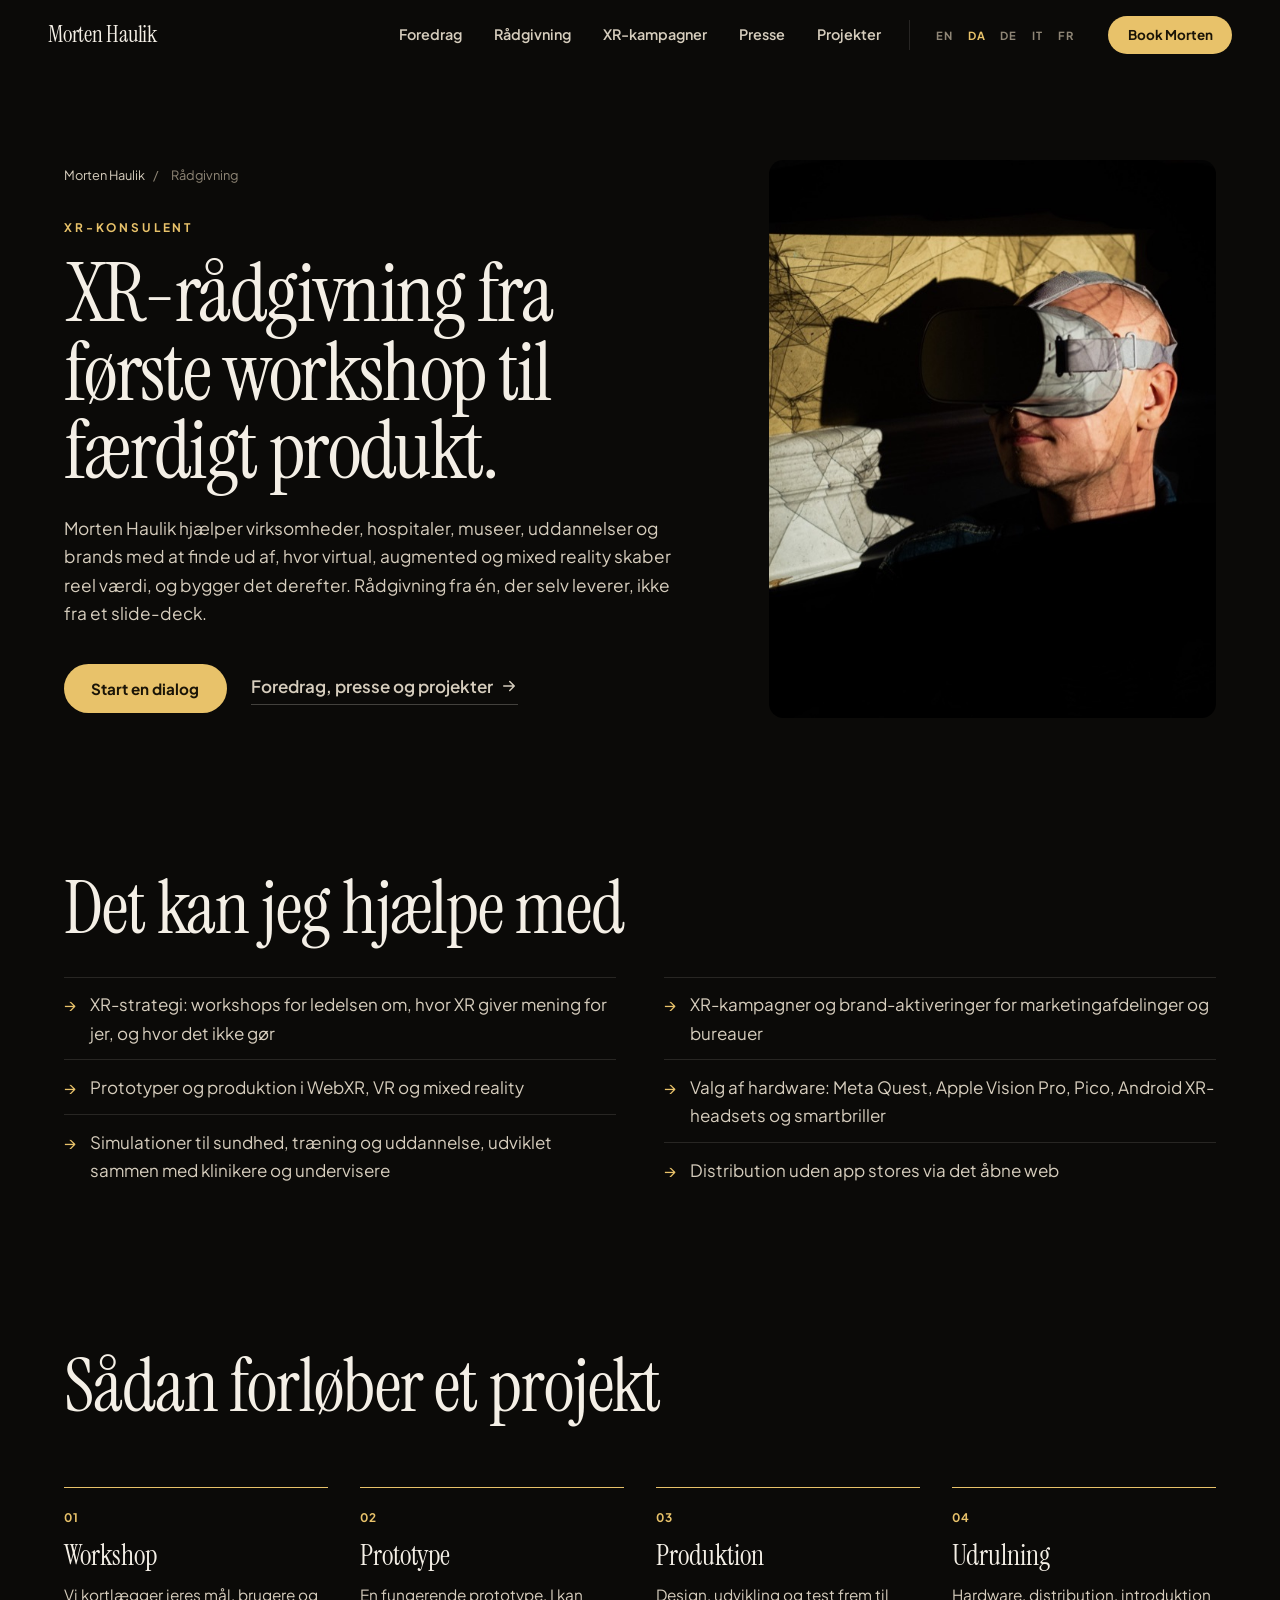
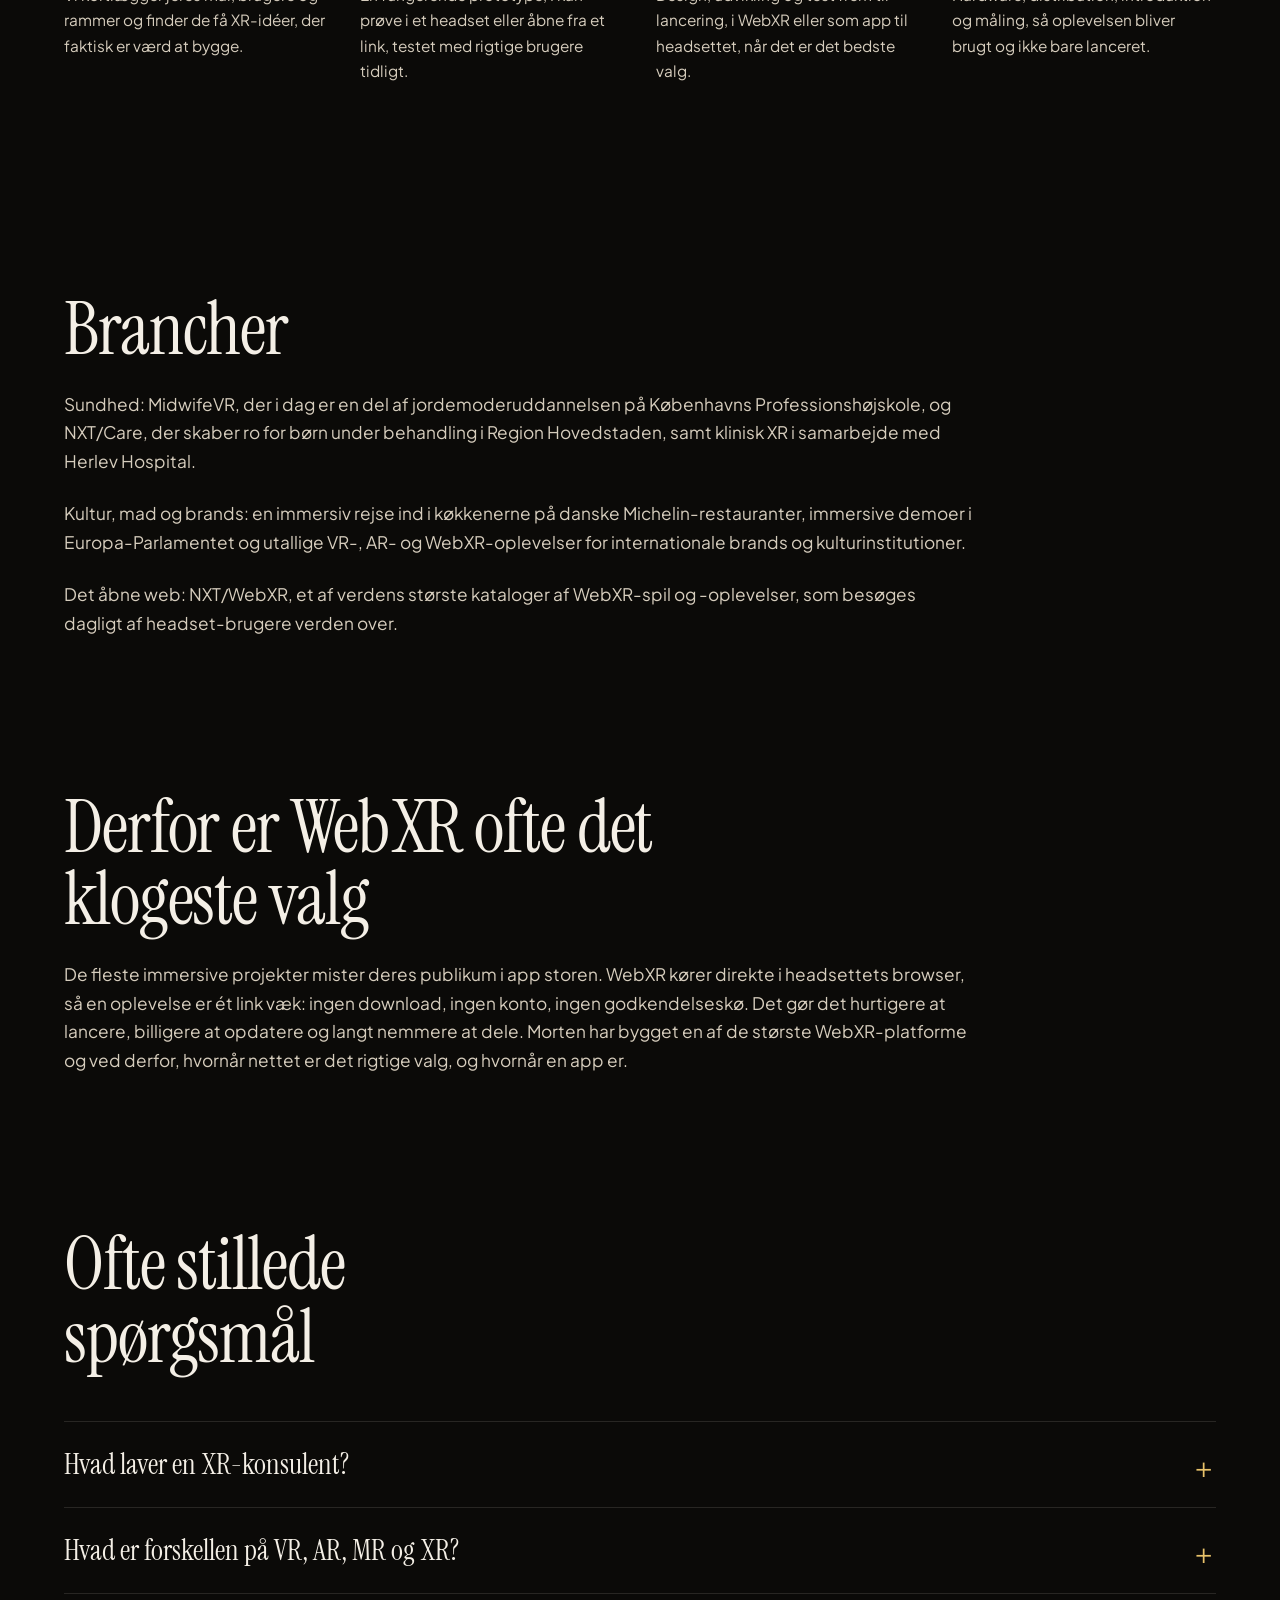
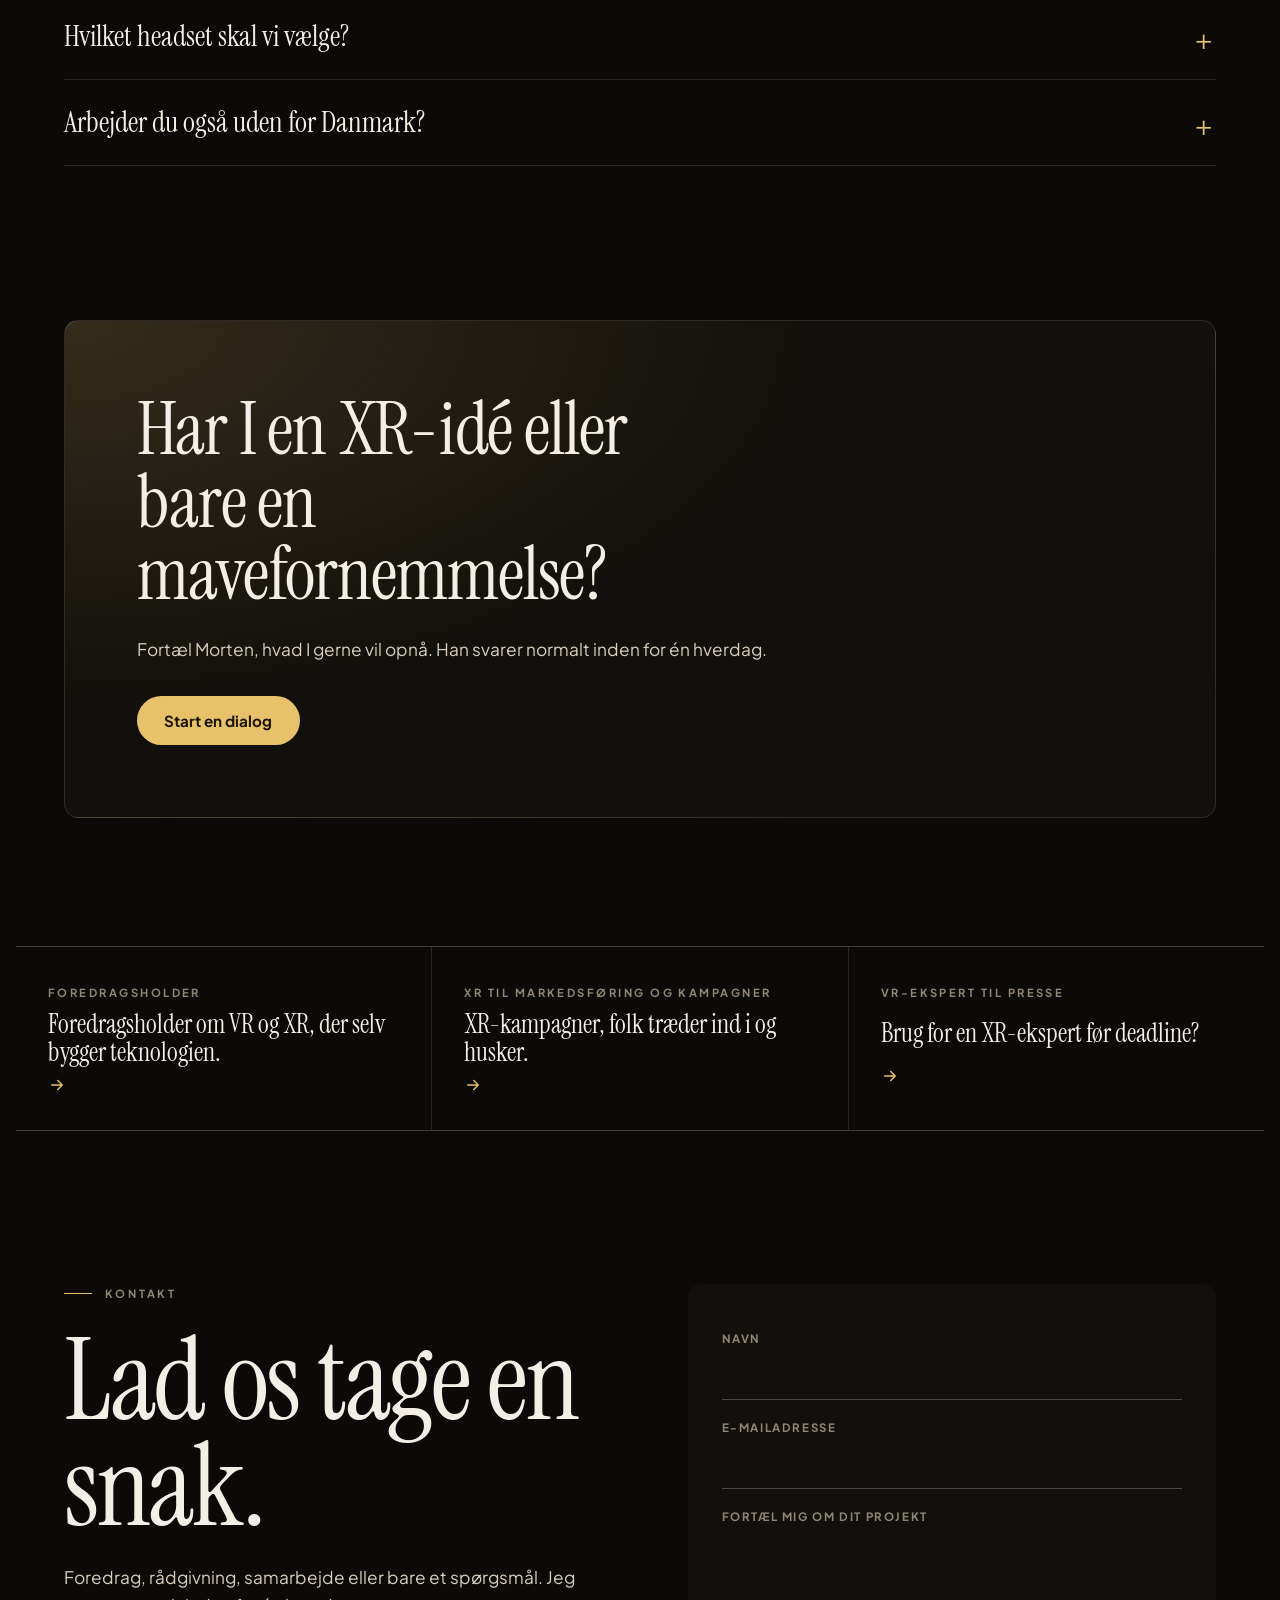
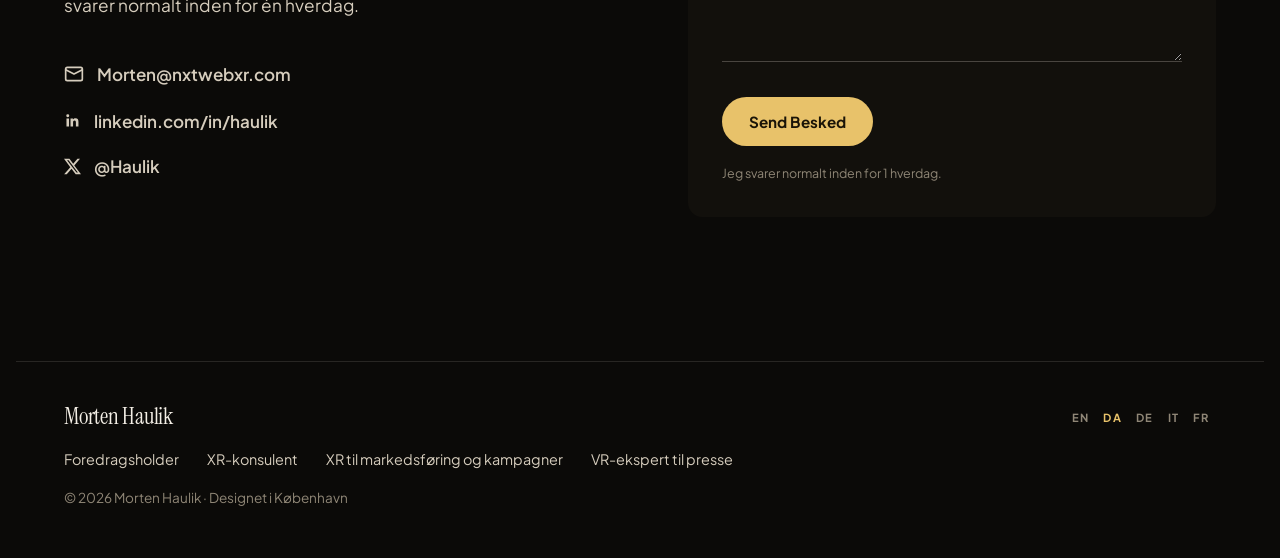
<file: da/xr-konsulent/index.html>
<!DOCTYPE html>
<html lang="da">
<head>
<meta charset="UTF-8">
<meta name="viewport" content="width=device-width, initial-scale=1.0">
<!-- Generated by build.js from data.js. Edit data.js, then run: node build.js -->
<title>XR-konsulent | VR-, AR- og WebXR-rådgivning – Morten Haulik</title>
<meta name="description" content="Uafhængig XR-konsulent i København. XR-strategi, udvikling i VR og mixed reality, WebXR og rådgivning om hardware fra stifteren af NXT/WebXR og NXT/Care. Fra første workshop til færdigt produkt.">
<meta name="author" content="Morten Haulik">
<meta name="msvalidate.01" content="564019357C022278ED65C98A58C0D8C8">
<meta name="robots" content="index, follow, max-image-preview:large, max-snippet:-1">
<meta name="theme-color" content="#0b0a08">
<meta name="color-scheme" content="dark">
<link rel="canonical" href="https://www.mortenhaulik.com/da/xr-konsulent/">
<link rel="alternate" hreflang="en" href="https://www.mortenhaulik.com/xr-consultant/">
<link rel="alternate" hreflang="da" href="https://www.mortenhaulik.com/da/xr-konsulent/">
<link rel="alternate" hreflang="x-default" href="https://www.mortenhaulik.com/xr-consultant/">

<meta property="og:type" content="website">
<meta property="og:site_name" content="Morten Haulik">
<meta property="og:title" content="XR-konsulent | VR-, AR- og WebXR-rådgivning – Morten Haulik">
<meta property="og:description" content="Uafhængig XR-konsulent i København. XR-strategi, udvikling i VR og mixed reality, WebXR og rådgivning om hardware fra stifteren af NXT/WebXR og NXT/Care. Fra første workshop til færdigt produkt.">
<meta property="og:url" content="https://www.mortenhaulik.com/da/xr-konsulent/">
<meta property="og:image" content="https://www.mortenhaulik.com/og-image.jpg">
<meta property="og:image:width" content="1200">
<meta property="og:image:height" content="630">
<meta property="og:image:alt" content="Morten Haulik, keynote speaker and XR consultant">
<meta property="profile:first_name" content="Morten">
<meta property="profile:last_name" content="Haulik">
<meta property="og:locale" content="da_DK">
<meta property="og:locale:alternate" content="en_US">
<meta property="og:locale:alternate" content="de_DE">
<meta property="og:locale:alternate" content="it_IT">
<meta property="og:locale:alternate" content="fr_FR">
<meta name="twitter:card" content="summary_large_image">
<meta name="twitter:site" content="@Haulik">
<meta name="twitter:creator" content="@Haulik">
<meta name="twitter:title" content="XR-konsulent | VR-, AR- og WebXR-rådgivning – Morten Haulik">
<meta name="twitter:description" content="Uafhængig XR-konsulent i København. XR-strategi, udvikling i VR og mixed reality, WebXR og rådgivning om hardware fra stifteren af NXT/WebXR og NXT/Care. Fra første workshop til færdigt produkt.">
<meta name="twitter:image" content="https://www.mortenhaulik.com/og-image.jpg">
<meta name="twitter:image:alt" content="Morten Haulik, keynote speaker and XR consultant">

<link rel="icon" href="data:image/svg+xml,<svg xmlns='http://www.w3.org/2000/svg' viewBox='0 0 100 100'><rect width='100' height='100' rx='22' fill='%230b0a08'/><text x='50' y='68' font-family='Arial' font-weight='700' font-size='52' text-anchor='middle' fill='%23e8c26a'>MH</text></svg>">
<link rel="preconnect" href="https://fonts.googleapis.com">
<link rel="preconnect" href="https://fonts.gstatic.com" crossorigin>
<link href="https://fonts.googleapis.com/css2?family=Instrument+Serif:ital@0;1&family=Permanent+Marker&family=Plus+Jakarta+Sans:wght@400;500;600;700;800&display=swap" rel="stylesheet">
<link rel="preload" as="image" href="/img/hero.jpg" imagesrcset="/img/hero-1100.jpg 1100w, /img/hero.jpg 2000w" imagesizes="100vw">
<link rel="stylesheet" href="/style.css?v=607e606b">
<script>document.documentElement.classList.add('js');setTimeout(()=>document.querySelectorAll('.reveal').forEach(e=>e.classList.add('in')),2500)</script>
<script type="application/ld+json">
{
 "@context": "https://schema.org",
 "@graph": [
  {
   "@type": "WebPage",
   "@id": "https://www.mortenhaulik.com/da/xr-konsulent/#webpage",
   "url": "https://www.mortenhaulik.com/da/xr-konsulent/",
   "name": "XR-konsulent | VR-, AR- og WebXR-rådgivning – Morten Haulik",
   "description": "Uafhængig XR-konsulent i København. XR-strategi, udvikling i VR og mixed reality, WebXR og rådgivning om hardware fra stifteren af NXT/WebXR og NXT/Care. Fra første workshop til færdigt produkt.",
   "inLanguage": "da",
   "isPartOf": {
    "@id": "https://www.mortenhaulik.com/#website"
   },
   "about": {
    "@id": "https://www.mortenhaulik.com/#person"
   },
   "dateModified": "2026-11-09",
   "primaryImageOfPage": "https://www.mortenhaulik.com/img/hero-1100.jpg",
   "breadcrumb": {
    "@id": "https://www.mortenhaulik.com/da/xr-konsulent/#breadcrumb"
   }
  },
  {
   "@type": "BreadcrumbList",
   "@id": "https://www.mortenhaulik.com/da/xr-konsulent/#breadcrumb",
   "itemListElement": [
    {
     "@type": "ListItem",
     "position": 1,
     "name": "Morten Haulik",
     "item": "https://www.mortenhaulik.com/da/"
    },
    {
     "@type": "ListItem",
     "position": 2,
     "name": "Rådgivning",
     "item": "https://www.mortenhaulik.com/da/xr-konsulent/"
    }
   ]
  },
  {
   "@type": "Service",
   "serviceType": "XR consulting",
   "@id": "https://www.mortenhaulik.com/da/xr-konsulent/#service",
   "name": "XR-konsulent",
   "description": "Uafhængig XR-konsulent i København. XR-strategi, udvikling i VR og mixed reality, WebXR og rådgivning om hardware fra stifteren af NXT/WebXR og NXT/Care. Fra første workshop til færdigt produkt.",
   "url": "https://www.mortenhaulik.com/da/xr-konsulent/",
   "provider": {
    "@id": "https://www.mortenhaulik.com/#person"
   },
   "areaServed": [
    "DK",
    "Europe"
   ],
   "availableLanguage": [
    "English",
    "Danish"
   ]
  },
  {
   "@type": "FAQPage",
   "@id": "https://www.mortenhaulik.com/da/xr-konsulent/#faq",
   "inLanguage": "da",
   "mainEntity": [
    {
     "@type": "Question",
     "name": "Hvad laver en XR-konsulent?",
     "acceptedAnswer": {
      "@type": "Answer",
      "text": "En XR-konsulent hjælper en organisation med at finde ud af, hvor virtual, augmented og mixed reality kan skabe værdi, vælger den rigtige teknologi og hardware og leder eller leverer udviklingen. Morten dækker hele vejen fra strategiworkshop til færdigt produkt."
     }
    },
    {
     "@type": "Question",
     "name": "Hvad er forskellen på VR, AR, MR og XR?",
     "acceptedAnswer": {
      "@type": "Answer",
      "text": "Virtual reality (VR) erstatter dine omgivelser med en digital verden. Augmented reality (AR) lægger digitalt indhold oven på den virkelige verden. Mixed reality (MR) lader digitale objekter spille sammen med dit rigtige rum. Extended reality (XR) er paraplybetegnelsen for det hele."
     }
    },
    {
     "@type": "Question",
     "name": "Hvilket headset skal vi vælge?",
     "acceptedAnswer": {
      "@type": "Answer",
      "text": "Det afhænger af jeres brugere, budget, indhold og it-krav. Meta Quest er det mest udbredte selvstændige headset, Apple Vision Pro har den bedste skærmkvalitet, og smartbriller passer til let brug i hverdagen. En kort workshop er den hurtigste vej til et klart svar."
     }
    },
    {
     "@type": "Question",
     "name": "Arbejder du også uden for Danmark?",
     "acceptedAnswer": {
      "@type": "Answer",
      "text": "Ja. Morten bor i København og arbejder med kunder i hele Europa, på dansk eller engelsk."
     }
    }
   ]
  }
 ]
}
</script>
</head>
<body>
<a class="skip" href="#main">Spring til indhold</a>

<header class="topbar" id="top">
  <a class="wordmark" href="/da/">Morten Haulik</a>
  <nav class="topnav" aria-label="Main">
    <a href="/da/foredragsholder-vr/">Foredrag</a>
    <a href="/da/xr-konsulent/">Rådgivning</a>
    <a href="/da/xr-markedsfoering/">XR-kampagner</a>
    <a href="/da/vr-ekspert-presse/">Presse</a>
    <a href="/da/#work">Projekter</a>
  </nav>
  <nav class="langs" aria-label="Sprog"><a href="/xr-consultant/" hreflang="en" lang="en" data-lang="en" title="English">EN</a><a href="/da/xr-konsulent/" hreflang="da" lang="da" data-lang="da" aria-current="page" title="Dansk">DA</a><a href="/de/" hreflang="de" lang="de" data-lang="de" title="Deutsch">DE</a><a href="/it/" hreflang="it" lang="it" data-lang="it" title="Italiano">IT</a><a href="/fr/" hreflang="fr" lang="fr" data-lang="fr" title="Français">FR</a></nav>
  <button class="btn btn-gold btn-sm" type="button" data-open-booking>Book Morten</button>
</header>

<main id="main">

  <section class="sub-hero">
    <div class="sub-hero-text">
      <nav class="crumbs" aria-label="Breadcrumb"><a href="/da/">Morten Haulik</a> <span>/</span> <span aria-current="page">Rådgivning</span></nav>
      <p class="eyebrow">XR-konsulent</p>
      <h1>XR-rådgivning fra første workshop til færdigt produkt.</h1>
      <p class="lede">Morten Haulik hjælper virksomheder, hospitaler, museer, uddannelser og brands med at finde ud af, hvor virtual, augmented og mixed reality skaber reel værdi, og bygger det derefter. Rådgivning fra én, der selv leverer, ikke fra et slide-deck.</p>
      <div class="hero-ctas"><a class="btn btn-gold" href="#contact">Start en dialog</a><a class="text-link" href="/da/#work">Foredrag, presse og projekter <svg width="18" height="18" viewBox="0 0 24 24" fill="none" stroke="currentColor" stroke-width="2" stroke-linecap="round" stroke-linejoin="round" aria-hidden="true"><path d="M5 12h14M13 6l6 6-6 6"/></svg></a></div>
    </div>
    <figure class="sub-hero-media"><img src="/img/hero-1100.jpg" alt="Morten Haulik" loading="eager" decoding="async"></figure>
  </section>


  <section class="block sub-sec">
    <h2 class="h2 reveal">Det kan jeg hjælpe med</h2>
    
    <ul class="topic-list wide reveal"><li>XR-strategi: workshops for ledelsen om, hvor XR giver mening for jer, og hvor det ikke gør</li><li>Prototyper og produktion i WebXR, VR og mixed reality</li><li>Simulationer til sundhed, træning og uddannelse, udviklet sammen med klinikere og undervisere</li><li>XR-kampagner og brand-aktiveringer for marketingafdelinger og bureauer</li><li>Valg af hardware: Meta Quest, Apple Vision Pro, Pico, Android XR-headsets og smartbriller</li><li>Distribution uden app stores via det åbne web</li></ul>
    
    
  </section>

  <section class="block sub-sec">
    <h2 class="h2 reveal">Sådan forløber et projekt</h2>
    
    
    
    <ol class="offers"><li class="reveal"><h3>Workshop</h3><p>Vi kortlægger jeres mål, brugere og rammer og finder de få XR-idéer, der faktisk er værd at bygge.</p></li><li class="reveal"><h3>Prototype</h3><p>En fungerende prototype, I kan prøve i et headset eller åbne fra et link, testet med rigtige brugere tidligt.</p></li><li class="reveal"><h3>Produktion</h3><p>Design, udvikling og test frem til lancering, i WebXR eller som app til headsettet, når det er det bedste valg.</p></li><li class="reveal"><h3>Udrulning</h3><p>Hardware, distribution, introduktion og måling, så oplevelsen bliver brugt og ikke bare lanceret.</p></li></ol>
  </section>

  <section class="block sub-sec">
    <h2 class="h2 reveal">Brancher</h2>
    <p class="lede reveal">Sundhed: MidwifeVR, der i dag er en del af jordemoderuddannelsen på Københavns Professionshøjskole, og NXT/Care, der skaber ro for børn under behandling i Region Hovedstaden, samt klinisk XR i samarbejde med Herlev Hospital.</p>
    <p class="lede reveal">Kultur, mad og brands: en immersiv rejse ind i køkkenerne på danske Michelin-restauranter, immersive demoer i Europa-Parlamentet og utallige VR-, AR- og WebXR-oplevelser for internationale brands og kulturinstitutioner.</p>
    <p class="lede reveal">Det åbne web: NXT/WebXR, et af verdens største kataloger af WebXR-spil og -oplevelser, som besøges dagligt af headset-brugere verden over.</p>
    
    
    
  </section>

  <section class="block sub-sec">
    <h2 class="h2 reveal">Derfor er WebXR ofte det klogeste valg</h2>
    <p class="lede reveal">De fleste immersive projekter mister deres publikum i app storen. WebXR kører direkte i headsettets browser, så en oplevelse er ét link væk: ingen download, ingen konto, ingen godkendelseskø. Det gør det hurtigere at lancere, billigere at opdatere og langt nemmere at dele. Morten har bygget en af de største WebXR-platforme og ved derfor, hvornår nettet er det rigtige valg, og hvornår en app er.</p>
    
    
    
  </section>

  <section class="faq block">
    <h2 class="h2 reveal">Ofte stillede spørgsmål</h2>
    <div class="faq-list">
      <details class="reveal"><summary>Hvad laver en XR-konsulent?</summary><p>En XR-konsulent hjælper en organisation med at finde ud af, hvor virtual, augmented og mixed reality kan skabe værdi, vælger den rigtige teknologi og hardware og leder eller leverer udviklingen. Morten dækker hele vejen fra strategiworkshop til færdigt produkt.</p></details>
      <details class="reveal"><summary>Hvad er forskellen på VR, AR, MR og XR?</summary><p>Virtual reality (VR) erstatter dine omgivelser med en digital verden. Augmented reality (AR) lægger digitalt indhold oven på den virkelige verden. Mixed reality (MR) lader digitale objekter spille sammen med dit rigtige rum. Extended reality (XR) er paraplybetegnelsen for det hele.</p></details>
      <details class="reveal"><summary>Hvilket headset skal vi vælge?</summary><p>Det afhænger af jeres brugere, budget, indhold og it-krav. Meta Quest er det mest udbredte selvstændige headset, Apple Vision Pro har den bedste skærmkvalitet, og smartbriller passer til let brug i hverdagen. En kort workshop er den hurtigste vej til et klart svar.</p></details>
      <details class="reveal"><summary>Arbejder du også uden for Danmark?</summary><p>Ja. Morten bor i København og arbejder med kunder i hele Europa, på dansk eller engelsk.</p></details>
    </div>
  </section>

  <section class="cta-band block">
    <div class="cta-box reveal">
      <h2 class="h2">Har I en XR-idé eller bare en mavefornemmelse?</h2>
      <p class="lede">Fortæl Morten, hvad I gerne vil opnå. Han svarer normalt inden for én hverdag.</p>
      <a class="btn btn-gold" href="#contact">Start en dialog</a>
    </div>
  </section>

  <nav class="related block" aria-label="Related">
    <a class="related-link reveal" href="/da/foredragsholder-vr/"><span>Foredragsholder</span><strong>Foredragsholder om VR og XR, der selv bygger teknologien.</strong><svg width="18" height="18" viewBox="0 0 24 24" fill="none" stroke="currentColor" stroke-width="2" stroke-linecap="round" stroke-linejoin="round" aria-hidden="true"><path d="M5 12h14M13 6l6 6-6 6"/></svg></a>
    <a class="related-link reveal" href="/da/xr-markedsfoering/"><span>XR til markedsføring og kampagner</span><strong>XR-kampagner, folk træder ind i og husker.</strong><svg width="18" height="18" viewBox="0 0 24 24" fill="none" stroke="currentColor" stroke-width="2" stroke-linecap="round" stroke-linejoin="round" aria-hidden="true"><path d="M5 12h14M13 6l6 6-6 6"/></svg></a>
    <a class="related-link reveal" href="/da/vr-ekspert-presse/"><span>VR-ekspert til presse</span><strong>Brug for en XR-ekspert før deadline?</strong><svg width="18" height="18" viewBox="0 0 24 24" fill="none" stroke="currentColor" stroke-width="2" stroke-linecap="round" stroke-linejoin="round" aria-hidden="true"><path d="M5 12h14M13 6l6 6-6 6"/></svg></a>
  </nav>


  <section class="contact block" id="contact" aria-labelledby="contact-title">
    <div class="contact-intro">
      <p class="label reveal">Kontakt</p>
      <h2 id="contact-title" class="display reveal">Lad os tage en snak.</h2>
      <p class="lede reveal">Foredrag, rådgivning, samarbejde eller bare et spørgsmål. Jeg svarer normalt inden for én hverdag.</p>
      <ul class="direct reveal">
        <li><a href="mailto:Morten@nxtwebxr.com"><svg width="20" height="20" viewBox="0 0 24 24" fill="none" stroke="currentColor" stroke-width="2" stroke-linecap="round" stroke-linejoin="round" aria-hidden="true"><rect x="2" y="4" width="20" height="16" rx="2"/><path d="m22 7-10 5L2 7"/></svg> Morten@nxtwebxr.com</a></li>
        <li><a href="https://www.linkedin.com/in/haulik" target="_blank" rel="noopener"><svg width="17" height="17" viewBox="0 0 24 24" fill="currentColor" aria-hidden="true"><path d="M20.4 20.5h-3.6v-5.6c0-1.3 0-3-1.9-3s-2.1 1.4-2.1 2.9v5.7H9.2V9h3.4v1.6h.1c.5-.9 1.7-1.9 3.4-1.9 3.6 0 4.3 2.4 4.3 5.5v6.3ZM5.3 7.4a2.1 2.1 0 1 1 0-4.2 2.1 2.1 0 0 1 0 4.2ZM7.1 20.5H3.5V9h3.6v11.5Z"/></svg> linkedin.com/in/haulik</a></li>
        <li><a href="https://x.com/Haulik" target="_blank" rel="noopener"><svg width="17" height="17" viewBox="0 0 24 24" fill="currentColor" aria-hidden="true"><path d="M18.9 1.2h3.7l-8.1 9.3L24 22.8h-7.5l-5.9-7.7-6.7 7.7H.2l8.7-9.9L0 1.2h7.7l5.3 7 6-7Zm-1.3 19.4h2L6.5 3.3h-2.2l13.3 17.3Z"/></svg> @Haulik</a></li>
      </ul>
    </div>
    <form id="contact-form" class="contact-form reveal">
      <label for="c-name">Navn</label>
      <input required type="text" id="c-name" name="name" autocomplete="name">
      <label for="c-email">E-mailadresse</label>
      <input required type="email" id="c-email" name="email" autocomplete="email">
      <label for="c-msg">Fortæl mig om dit projekt</label>
      <textarea required rows="5" id="c-msg" name="message"></textarea>
      <button type="submit" class="btn btn-gold"><span data-t="openEmail">Send Besked</span></button>
      <p class="hint" id="contact-status" role="status">Jeg svarer normalt inden for 1 hverdag.</p>
    </form>
  </section>

</main>

<footer class="site-footer">
  <div class="footer-row">
    <a class="wordmark" href="#top">Morten Haulik</a>
    <nav class="langs" aria-label="Sprog"><a href="/xr-consultant/" hreflang="en" lang="en" data-lang="en" title="English">EN</a><a href="/da/xr-konsulent/" hreflang="da" lang="da" data-lang="da" aria-current="page" title="Dansk">DA</a><a href="/de/" hreflang="de" lang="de" data-lang="de" title="Deutsch">DE</a><a href="/it/" hreflang="it" lang="it" data-lang="it" title="Italiano">IT</a><a href="/fr/" hreflang="fr" lang="fr" data-lang="fr" title="Français">FR</a></nav>
  </div>
  <nav class="footer-links" aria-label="Services"><a href="/da/foredragsholder-vr/">Foredragsholder</a><a href="/da/xr-konsulent/">XR-konsulent</a><a href="/da/xr-markedsfoering/">XR til markedsføring og kampagner</a><a href="/da/vr-ekspert-presse/">VR-ekspert til presse</a></nav>
  <p class="muted">© 2026 Morten Haulik · Designet i København</p>
</footer>

<dialog id="card-modal" class="modal">
  <button class="modal-close" type="button" data-close aria-label="Close">✕</button>
  <div id="modal-content"></div>
</dialog>

<dialog id="booking-modal" class="modal booking" aria-labelledby="booking-title">
  <button class="modal-close" type="button" data-close aria-label="Close">✕</button>
  <div class="booking-inner">
    <p class="eyebrow">Officiel Booking</p>
    <h2 id="booking-title">Forespørgsel på Keynote</h2>
    <p class="sub">Tilgængelig til konferencer, virksomhedsevents og private workshops.</p>
    <form id="booking-form">
      <div class="field-group">
        <div class="range-head">
          <label for="audience">Publikumsstørrelse</label>
          <output id="audience-out">500 <small>personer</small></output>
        </div>
        <input type="range" id="audience" min="5" max="5000" step="5" value="500">
        <label class="dates-label" for="d1">Vælg Datoer</label>
        <p class="hint">(Du kan vælge op til tre datoer)</p>
        <div class="dates"><input type="date" id="d1"><input type="date" id="d2" aria-label="Vælg Datoer 2"><input type="date" id="d3" aria-label="Vælg Datoer 3"></div>
      </div>
      <label for="b-name">Navn</label>
      <input required type="text" id="b-name" autocomplete="name">
      <label for="b-email">E-mailadresse</label>
      <input required type="email" id="b-email" autocomplete="email">
      <label for="b-org">Organisation / Event</label>
      <input type="text" id="b-org" autocomplete="organization">
      <label for="phone">Telefonnummer</label>
      <input type="tel" id="phone" placeholder="+45 12 34 56 78" autocomplete="tel">
      <button type="submit" class="btn btn-gold"><span data-t="reqEmail">Send Anmodning</span></button>
      <p class="hint" id="booking-status" role="status">Jeg vender tilbage inden for 1 hverdag for at bekræfte.</p>
    </form>
  </div>
</dialog>

<script src="/data.js?v=6eca59f2" defer></script>
<script src="/main.js?v=3a068b97" defer></script>
</body>
</html>
</file>
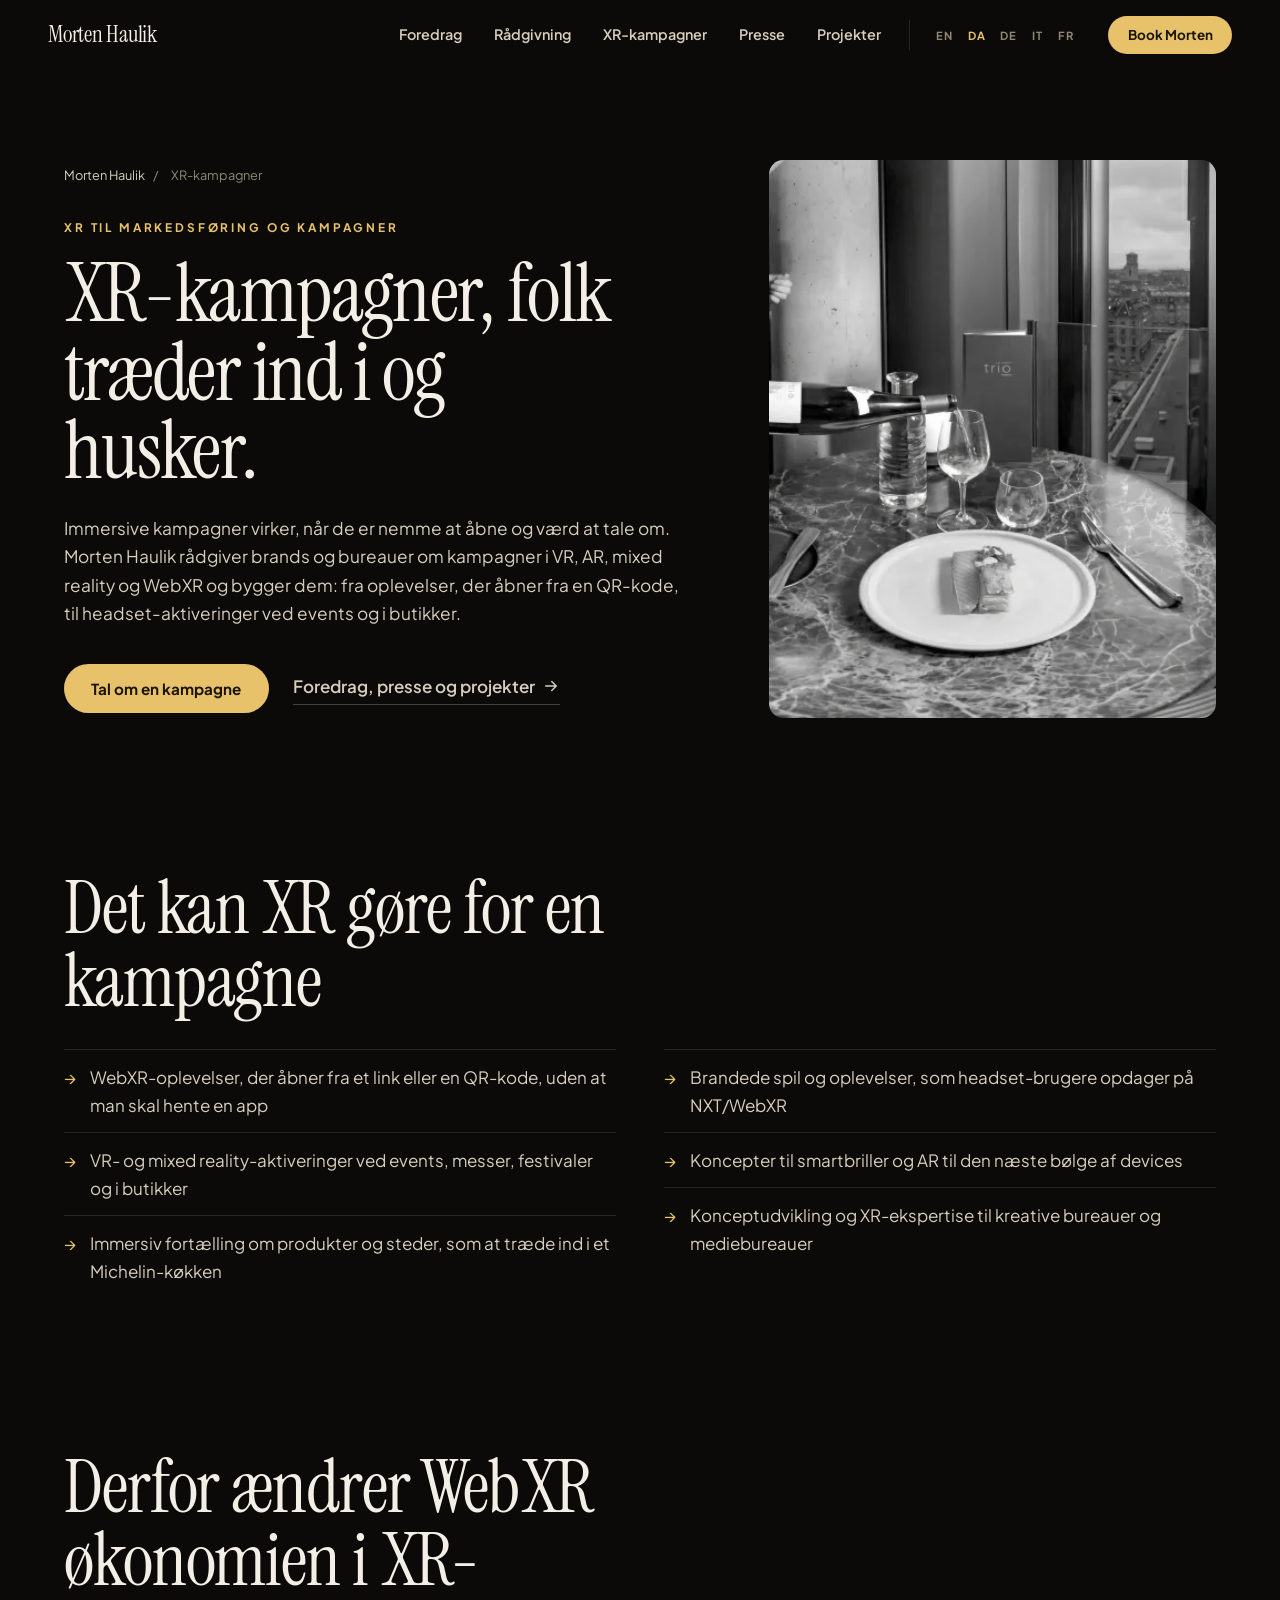
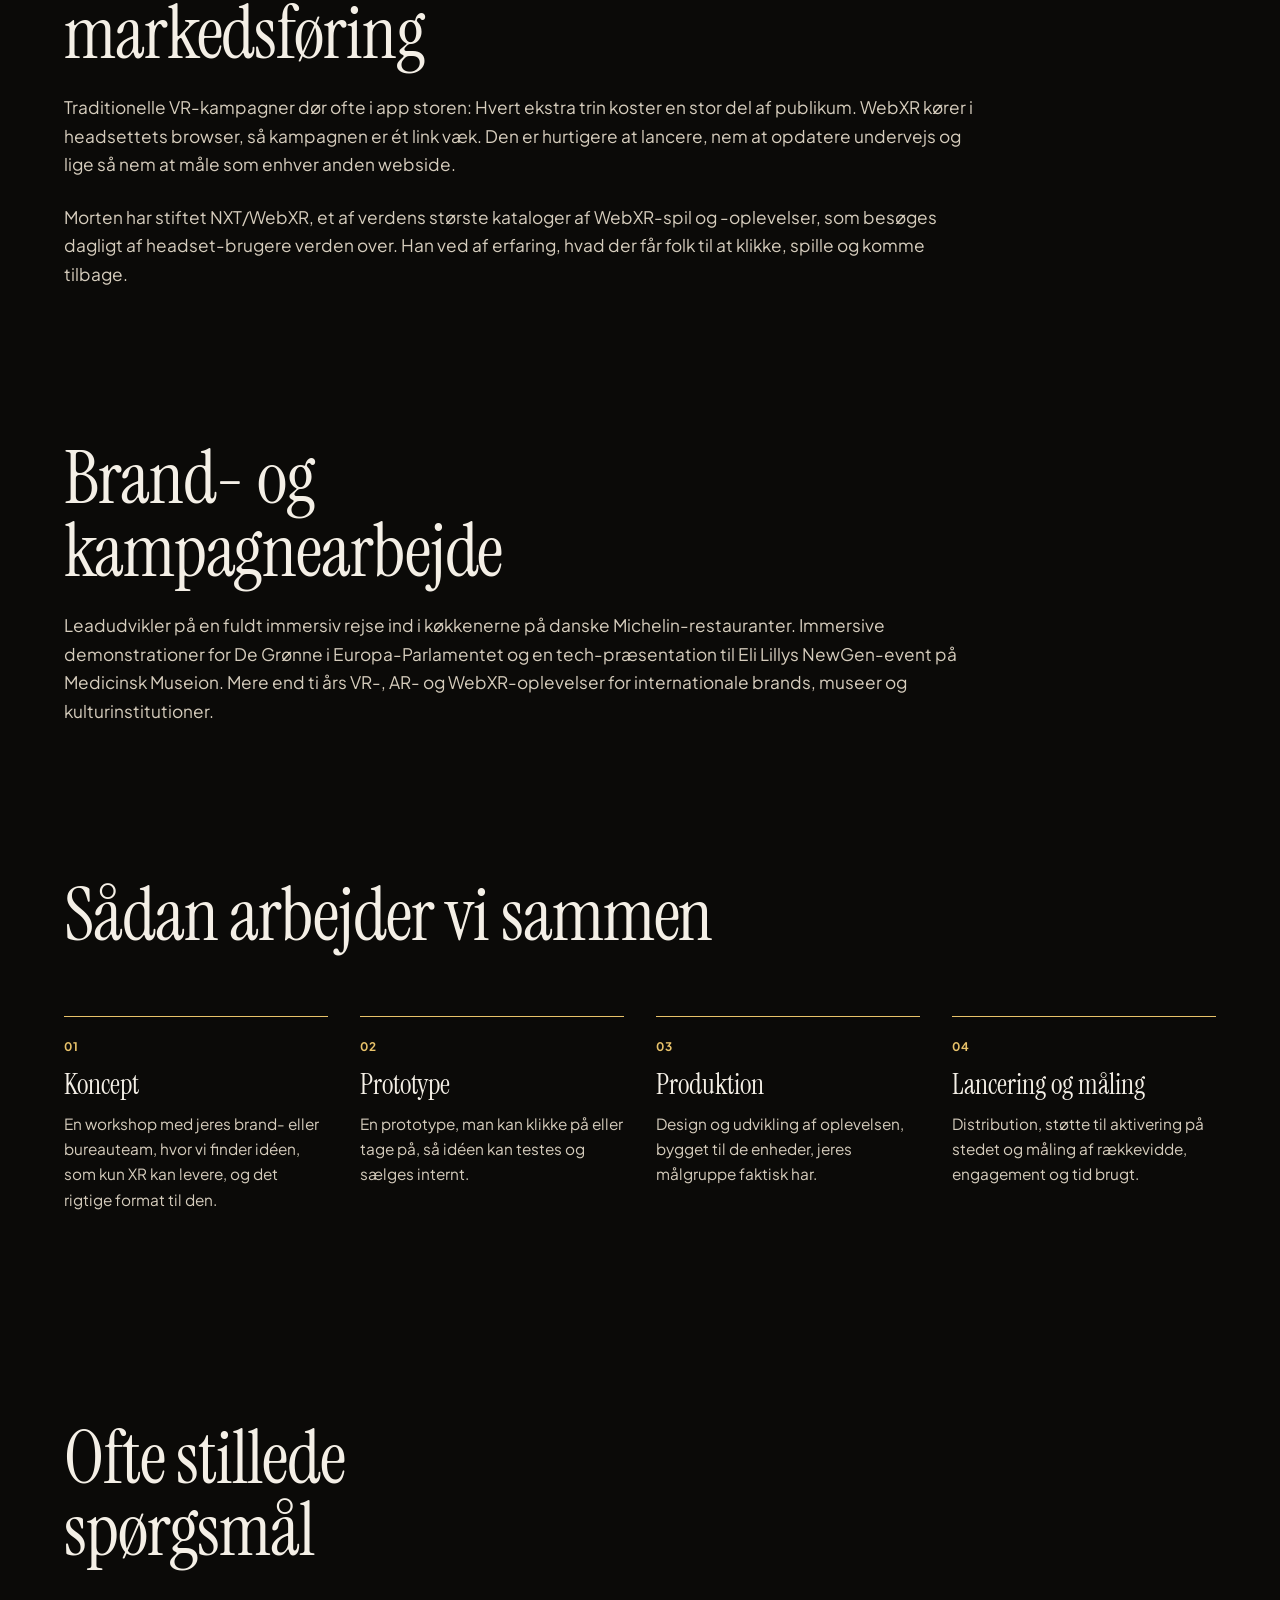
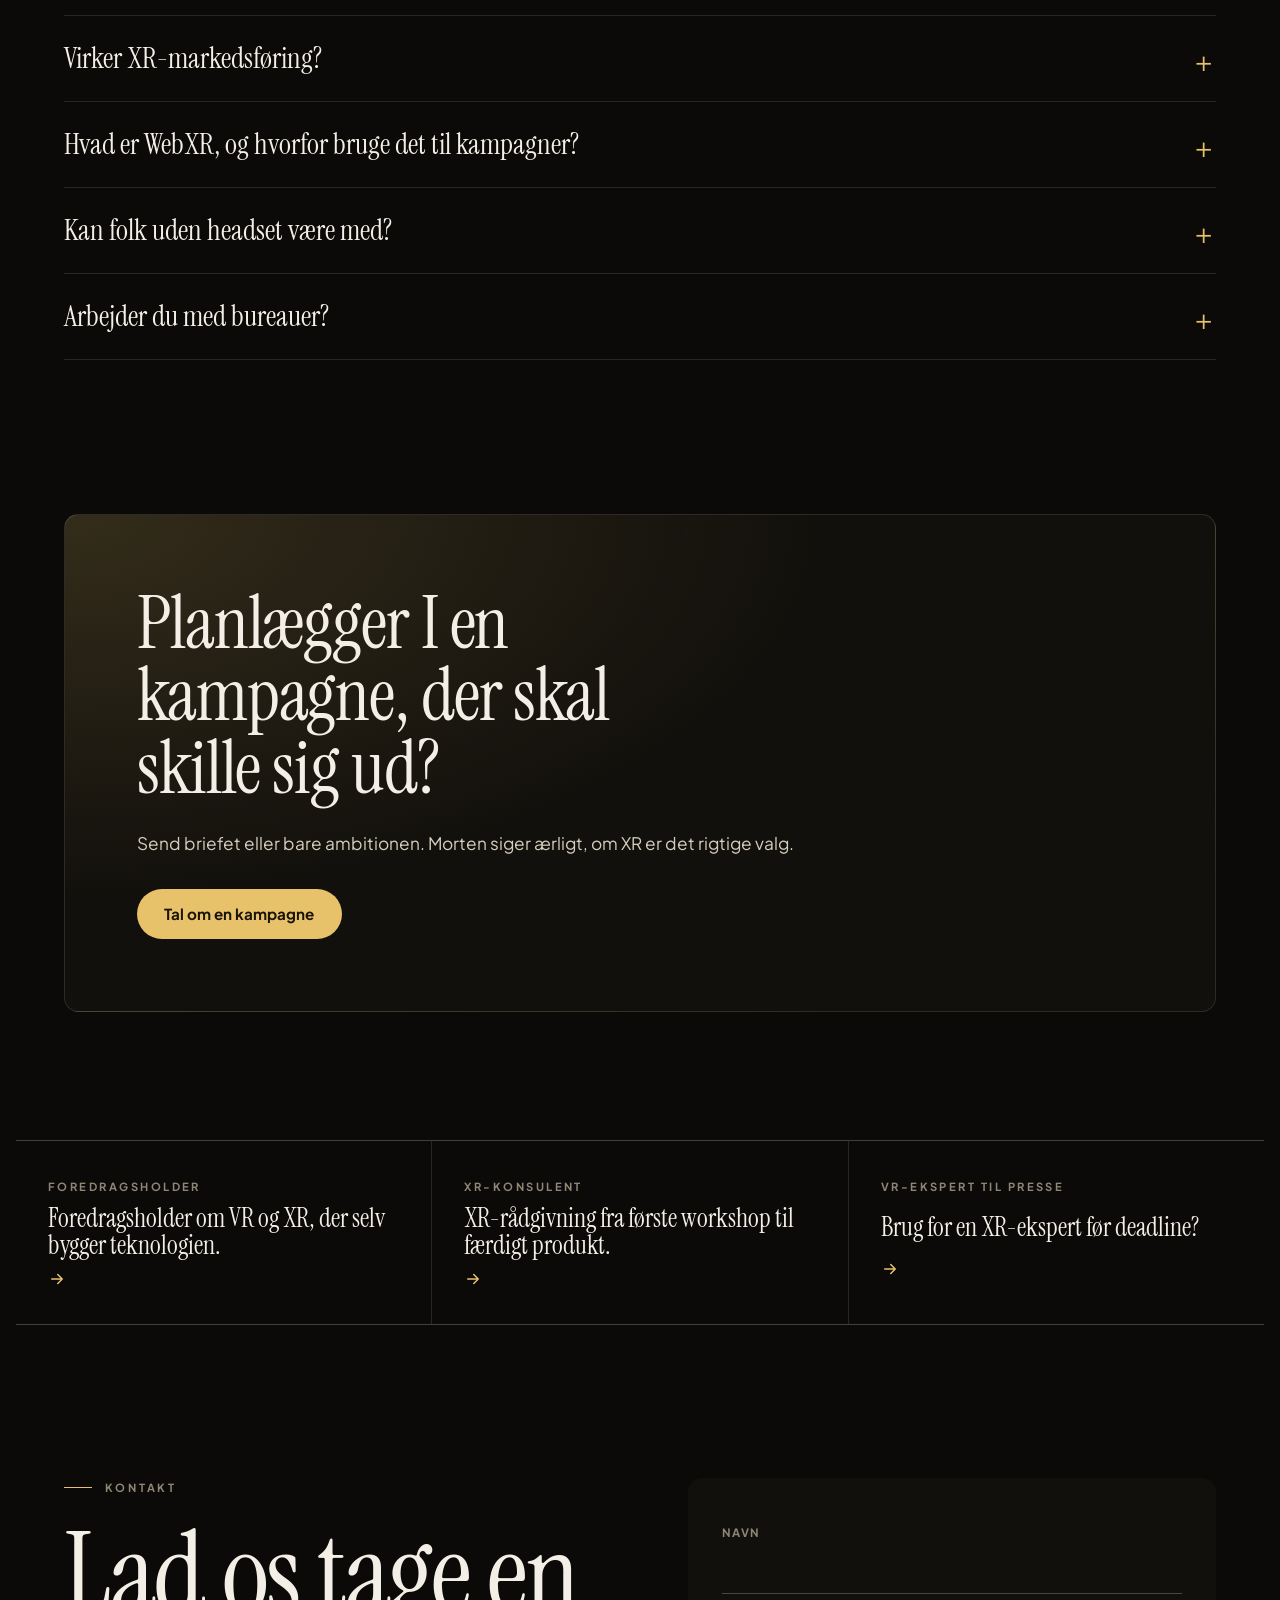
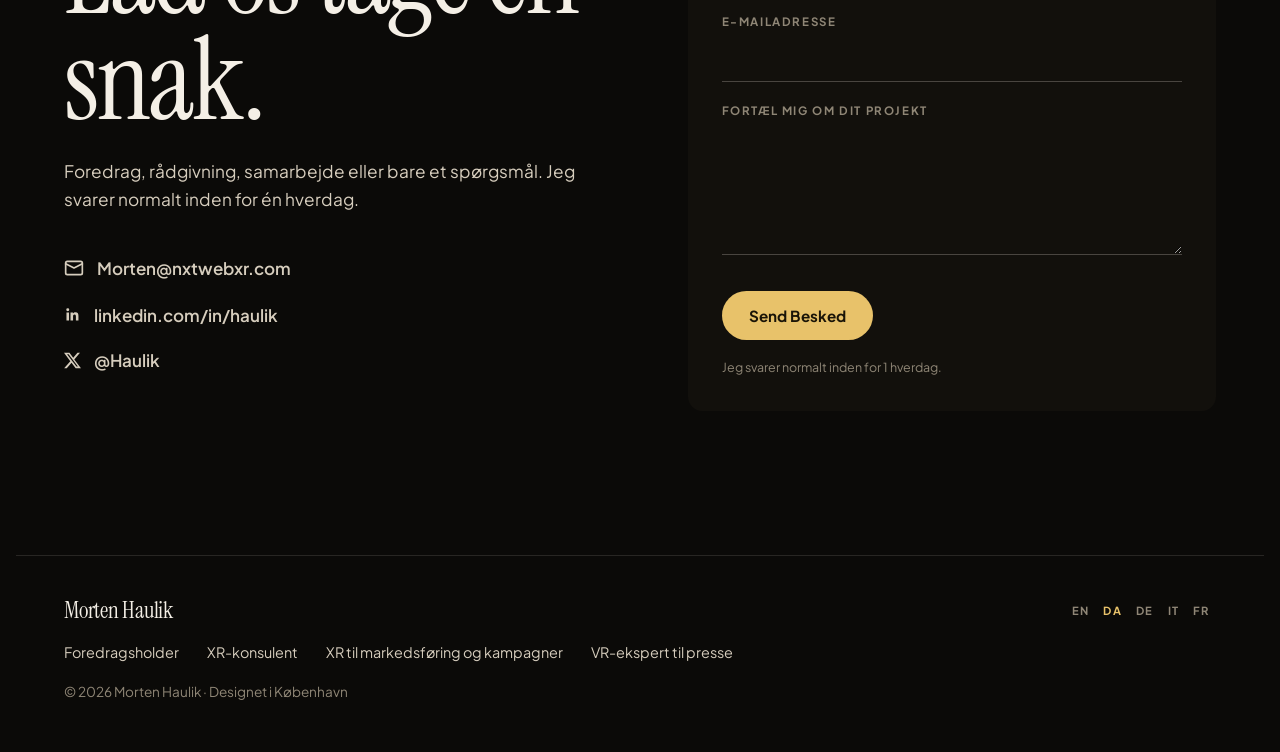
<file: da/xr-markedsfoering/index.html>
<!DOCTYPE html>
<html lang="da">
<head>
<meta charset="UTF-8">
<meta name="viewport" content="width=device-width, initial-scale=1.0">
<!-- Generated by build.js from data.js. Edit data.js, then run: node build.js -->
<title>XR-markedsføring og VR-kampagner | Morten Haulik</title>
<meta name="description" content="Rådgivning og produktion af XR-kampagner: WebXR-oplevelser, der åbner fra et link eller en QR-kode, VR-brandaktiveringer, mixed reality-installationer og AR til events. Fra en XR-pioner med ti års brand-erfaring.">
<meta name="author" content="Morten Haulik">
<meta name="msvalidate.01" content="564019357C022278ED65C98A58C0D8C8">
<meta name="robots" content="index, follow, max-image-preview:large, max-snippet:-1">
<meta name="theme-color" content="#0b0a08">
<meta name="color-scheme" content="dark">
<link rel="canonical" href="https://www.mortenhaulik.com/da/xr-markedsfoering/">
<link rel="alternate" hreflang="en" href="https://www.mortenhaulik.com/xr-marketing-campaigns/">
<link rel="alternate" hreflang="da" href="https://www.mortenhaulik.com/da/xr-markedsfoering/">
<link rel="alternate" hreflang="x-default" href="https://www.mortenhaulik.com/xr-marketing-campaigns/">

<meta property="og:type" content="website">
<meta property="og:site_name" content="Morten Haulik">
<meta property="og:title" content="XR-markedsføring og VR-kampagner | Morten Haulik">
<meta property="og:description" content="Rådgivning og produktion af XR-kampagner: WebXR-oplevelser, der åbner fra et link eller en QR-kode, VR-brandaktiveringer, mixed reality-installationer og AR til events. Fra en XR-pioner med ti års brand-erfaring.">
<meta property="og:url" content="https://www.mortenhaulik.com/da/xr-markedsfoering/">
<meta property="og:image" content="https://www.mortenhaulik.com/og-image.jpg">
<meta property="og:image:width" content="1200">
<meta property="og:image:height" content="630">
<meta property="og:image:alt" content="Morten Haulik, keynote speaker and XR consultant">
<meta property="profile:first_name" content="Morten">
<meta property="profile:last_name" content="Haulik">
<meta property="og:locale" content="da_DK">
<meta property="og:locale:alternate" content="en_US">
<meta property="og:locale:alternate" content="de_DE">
<meta property="og:locale:alternate" content="it_IT">
<meta property="og:locale:alternate" content="fr_FR">
<meta name="twitter:card" content="summary_large_image">
<meta name="twitter:site" content="@Haulik">
<meta name="twitter:creator" content="@Haulik">
<meta name="twitter:title" content="XR-markedsføring og VR-kampagner | Morten Haulik">
<meta name="twitter:description" content="Rådgivning og produktion af XR-kampagner: WebXR-oplevelser, der åbner fra et link eller en QR-kode, VR-brandaktiveringer, mixed reality-installationer og AR til events. Fra en XR-pioner med ti års brand-erfaring.">
<meta name="twitter:image" content="https://www.mortenhaulik.com/og-image.jpg">
<meta name="twitter:image:alt" content="Morten Haulik, keynote speaker and XR consultant">

<link rel="icon" href="data:image/svg+xml,<svg xmlns='http://www.w3.org/2000/svg' viewBox='0 0 100 100'><rect width='100' height='100' rx='22' fill='%230b0a08'/><text x='50' y='68' font-family='Arial' font-weight='700' font-size='52' text-anchor='middle' fill='%23e8c26a'>MH</text></svg>">
<link rel="preconnect" href="https://fonts.googleapis.com">
<link rel="preconnect" href="https://fonts.gstatic.com" crossorigin>
<link href="https://fonts.googleapis.com/css2?family=Instrument+Serif:ital@0;1&family=Permanent+Marker&family=Plus+Jakarta+Sans:wght@400;500;600;700;800&display=swap" rel="stylesheet">
<link rel="preload" as="image" href="/img/hero.jpg" imagesrcset="/img/hero-1100.jpg 1100w, /img/hero.jpg 2000w" imagesizes="100vw">
<link rel="stylesheet" href="/style.css?v=607e606b">
<script>document.documentElement.classList.add('js');setTimeout(()=>document.querySelectorAll('.reveal').forEach(e=>e.classList.add('in')),2500)</script>
<script type="application/ld+json">
{
 "@context": "https://schema.org",
 "@graph": [
  {
   "@type": "WebPage",
   "@id": "https://www.mortenhaulik.com/da/xr-markedsfoering/#webpage",
   "url": "https://www.mortenhaulik.com/da/xr-markedsfoering/",
   "name": "XR-markedsføring og VR-kampagner | Morten Haulik",
   "description": "Rådgivning og produktion af XR-kampagner: WebXR-oplevelser, der åbner fra et link eller en QR-kode, VR-brandaktiveringer, mixed reality-installationer og AR til events. Fra en XR-pioner med ti års brand-erfaring.",
   "inLanguage": "da",
   "isPartOf": {
    "@id": "https://www.mortenhaulik.com/#website"
   },
   "about": {
    "@id": "https://www.mortenhaulik.com/#person"
   },
   "dateModified": "2026-11-09",
   "primaryImageOfPage": "https://www.mortenhaulik.com/thumb6.webp",
   "breadcrumb": {
    "@id": "https://www.mortenhaulik.com/da/xr-markedsfoering/#breadcrumb"
   }
  },
  {
   "@type": "BreadcrumbList",
   "@id": "https://www.mortenhaulik.com/da/xr-markedsfoering/#breadcrumb",
   "itemListElement": [
    {
     "@type": "ListItem",
     "position": 1,
     "name": "Morten Haulik",
     "item": "https://www.mortenhaulik.com/da/"
    },
    {
     "@type": "ListItem",
     "position": 2,
     "name": "XR-kampagner",
     "item": "https://www.mortenhaulik.com/da/xr-markedsfoering/"
    }
   ]
  },
  {
   "@type": "Service",
   "serviceType": "XR marketing and immersive advertising campaigns",
   "@id": "https://www.mortenhaulik.com/da/xr-markedsfoering/#service",
   "name": "XR-markedsføring og VR-kampagner",
   "description": "Rådgivning og produktion af XR-kampagner: WebXR-oplevelser, der åbner fra et link eller en QR-kode, VR-brandaktiveringer, mixed reality-installationer og AR til events. Fra en XR-pioner med ti års brand-erfaring.",
   "url": "https://www.mortenhaulik.com/da/xr-markedsfoering/",
   "provider": {
    "@id": "https://www.mortenhaulik.com/#person"
   },
   "areaServed": [
    "DK",
    "Europe"
   ],
   "availableLanguage": [
    "English",
    "Danish"
   ]
  },
  {
   "@type": "FAQPage",
   "@id": "https://www.mortenhaulik.com/da/xr-markedsfoering/#faq",
   "inLanguage": "da",
   "mainEntity": [
    {
     "@type": "Question",
     "name": "Virker XR-markedsføring?",
     "acceptedAnswer": {
      "@type": "Answer",
      "text": "Det virker, når oplevelsen er nem at åbne, kort nok til at blive gennemført og reelt værd at dele. Immersive formater holder typisk opmærksomheden langt længere end en banner eller en video, men kun hvis folk kan komme ind uden besvær. Derfor anbefaler Morten ofte WebXR."
     }
    },
    {
     "@type": "Question",
     "name": "Hvad er WebXR, og hvorfor bruge det til kampagner?",
     "acceptedAnswer": {
      "@type": "Answer",
      "text": "WebXR er den åbne webstandard for VR og AR i browseren. En WebXR-kampagne åbner fra et link eller en QR-kode uden at installere en app, virker på tværs af headsets som Meta Quest og Pico og kan opdateres med det samme."
     }
    },
    {
     "@type": "Question",
     "name": "Kan folk uden headset være med?",
     "acceptedAnswer": {
      "@type": "Answer",
      "text": "Ja. Kampagner kan bygges, så folk på mobil og computer får en version af oplevelsen, mens headset-brugere får den fulde immersive version."
     }
    },
    {
     "@type": "Question",
     "name": "Arbejder du med bureauer?",
     "acceptedAnswer": {
      "@type": "Answer",
      "text": "Ja. Morten arbejder både direkte med brands og som XR-specialist sammen med kreative bureauer, mediebureauer og eventbureauer."
     }
    }
   ]
  }
 ]
}
</script>
</head>
<body>
<a class="skip" href="#main">Spring til indhold</a>

<header class="topbar" id="top">
  <a class="wordmark" href="/da/">Morten Haulik</a>
  <nav class="topnav" aria-label="Main">
    <a href="/da/foredragsholder-vr/">Foredrag</a>
    <a href="/da/xr-konsulent/">Rådgivning</a>
    <a href="/da/xr-markedsfoering/">XR-kampagner</a>
    <a href="/da/vr-ekspert-presse/">Presse</a>
    <a href="/da/#work">Projekter</a>
  </nav>
  <nav class="langs" aria-label="Sprog"><a href="/xr-marketing-campaigns/" hreflang="en" lang="en" data-lang="en" title="English">EN</a><a href="/da/xr-markedsfoering/" hreflang="da" lang="da" data-lang="da" aria-current="page" title="Dansk">DA</a><a href="/de/" hreflang="de" lang="de" data-lang="de" title="Deutsch">DE</a><a href="/it/" hreflang="it" lang="it" data-lang="it" title="Italiano">IT</a><a href="/fr/" hreflang="fr" lang="fr" data-lang="fr" title="Français">FR</a></nav>
  <button class="btn btn-gold btn-sm" type="button" data-open-booking>Book Morten</button>
</header>

<main id="main">

  <section class="sub-hero">
    <div class="sub-hero-text">
      <nav class="crumbs" aria-label="Breadcrumb"><a href="/da/">Morten Haulik</a> <span>/</span> <span aria-current="page">XR-kampagner</span></nav>
      <p class="eyebrow">XR til markedsføring og kampagner</p>
      <h1>XR-kampagner, folk træder ind i og husker.</h1>
      <p class="lede">Immersive kampagner virker, når de er nemme at åbne og værd at tale om. Morten Haulik rådgiver brands og bureauer om kampagner i VR, AR, mixed reality og WebXR og bygger dem: fra oplevelser, der åbner fra en QR-kode, til headset-aktiveringer ved events og i butikker.</p>
      <div class="hero-ctas"><a class="btn btn-gold" href="#contact">Tal om en kampagne</a><a class="text-link" href="/da/#work">Foredrag, presse og projekter <svg width="18" height="18" viewBox="0 0 24 24" fill="none" stroke="currentColor" stroke-width="2" stroke-linecap="round" stroke-linejoin="round" aria-hidden="true"><path d="M5 12h14M13 6l6 6-6 6"/></svg></a></div>
    </div>
    <figure class="sub-hero-media"><img src="/thumb6.webp" alt="Morten Haulik" loading="eager" decoding="async"></figure>
  </section>


  <section class="block sub-sec">
    <h2 class="h2 reveal">Det kan XR gøre for en kampagne</h2>
    
    <ul class="topic-list wide reveal"><li>WebXR-oplevelser, der åbner fra et link eller en QR-kode, uden at man skal hente en app</li><li>VR- og mixed reality-aktiveringer ved events, messer, festivaler og i butikker</li><li>Immersiv fortælling om produkter og steder, som at træde ind i et Michelin-køkken</li><li>Brandede spil og oplevelser, som headset-brugere opdager på NXT/WebXR</li><li>Koncepter til smartbriller og AR til den næste bølge af devices</li><li>Konceptudvikling og XR-ekspertise til kreative bureauer og mediebureauer</li></ul>
    
    
  </section>

  <section class="block sub-sec">
    <h2 class="h2 reveal">Derfor ændrer WebXR økonomien i XR-markedsføring</h2>
    <p class="lede reveal">Traditionelle VR-kampagner dør ofte i app storen: Hvert ekstra trin koster en stor del af publikum. WebXR kører i headsettets browser, så kampagnen er ét link væk. Den er hurtigere at lancere, nem at opdatere undervejs og lige så nem at måle som enhver anden webside.</p>
    <p class="lede reveal">Morten har stiftet NXT/WebXR, et af verdens største kataloger af WebXR-spil og -oplevelser, som besøges dagligt af headset-brugere verden over. Han ved af erfaring, hvad der får folk til at klikke, spille og komme tilbage.</p>
    
    
    
  </section>

  <section class="block sub-sec">
    <h2 class="h2 reveal">Brand- og kampagnearbejde</h2>
    <p class="lede reveal">Leadudvikler på en fuldt immersiv rejse ind i køkkenerne på danske Michelin-restauranter. Immersive demonstrationer for De Grønne i Europa-Parlamentet og en tech-præsentation til Eli Lillys NewGen-event på Medicinsk Museion. Mere end ti års VR-, AR- og WebXR-oplevelser for internationale brands, museer og kulturinstitutioner.</p>
    
    
    
  </section>

  <section class="block sub-sec">
    <h2 class="h2 reveal">Sådan arbejder vi sammen</h2>
    
    
    
    <ol class="offers"><li class="reveal"><h3>Koncept</h3><p>En workshop med jeres brand- eller bureauteam, hvor vi finder idéen, som kun XR kan levere, og det rigtige format til den.</p></li><li class="reveal"><h3>Prototype</h3><p>En prototype, man kan klikke på eller tage på, så idéen kan testes og sælges internt.</p></li><li class="reveal"><h3>Produktion</h3><p>Design og udvikling af oplevelsen, bygget til de enheder, jeres målgruppe faktisk har.</p></li><li class="reveal"><h3>Lancering og måling</h3><p>Distribution, støtte til aktivering på stedet og måling af rækkevidde, engagement og tid brugt.</p></li></ol>
  </section>

  <section class="faq block">
    <h2 class="h2 reveal">Ofte stillede spørgsmål</h2>
    <div class="faq-list">
      <details class="reveal"><summary>Virker XR-markedsføring?</summary><p>Det virker, når oplevelsen er nem at åbne, kort nok til at blive gennemført og reelt værd at dele. Immersive formater holder typisk opmærksomheden langt længere end en banner eller en video, men kun hvis folk kan komme ind uden besvær. Derfor anbefaler Morten ofte WebXR.</p></details>
      <details class="reveal"><summary>Hvad er WebXR, og hvorfor bruge det til kampagner?</summary><p>WebXR er den åbne webstandard for VR og AR i browseren. En WebXR-kampagne åbner fra et link eller en QR-kode uden at installere en app, virker på tværs af headsets som Meta Quest og Pico og kan opdateres med det samme.</p></details>
      <details class="reveal"><summary>Kan folk uden headset være med?</summary><p>Ja. Kampagner kan bygges, så folk på mobil og computer får en version af oplevelsen, mens headset-brugere får den fulde immersive version.</p></details>
      <details class="reveal"><summary>Arbejder du med bureauer?</summary><p>Ja. Morten arbejder både direkte med brands og som XR-specialist sammen med kreative bureauer, mediebureauer og eventbureauer.</p></details>
    </div>
  </section>

  <section class="cta-band block">
    <div class="cta-box reveal">
      <h2 class="h2">Planlægger I en kampagne, der skal skille sig ud?</h2>
      <p class="lede">Send briefet eller bare ambitionen. Morten siger ærligt, om XR er det rigtige valg.</p>
      <a class="btn btn-gold" href="#contact">Tal om en kampagne</a>
    </div>
  </section>

  <nav class="related block" aria-label="Related">
    <a class="related-link reveal" href="/da/foredragsholder-vr/"><span>Foredragsholder</span><strong>Foredragsholder om VR og XR, der selv bygger teknologien.</strong><svg width="18" height="18" viewBox="0 0 24 24" fill="none" stroke="currentColor" stroke-width="2" stroke-linecap="round" stroke-linejoin="round" aria-hidden="true"><path d="M5 12h14M13 6l6 6-6 6"/></svg></a>
    <a class="related-link reveal" href="/da/xr-konsulent/"><span>XR-konsulent</span><strong>XR-rådgivning fra første workshop til færdigt produkt.</strong><svg width="18" height="18" viewBox="0 0 24 24" fill="none" stroke="currentColor" stroke-width="2" stroke-linecap="round" stroke-linejoin="round" aria-hidden="true"><path d="M5 12h14M13 6l6 6-6 6"/></svg></a>
    <a class="related-link reveal" href="/da/vr-ekspert-presse/"><span>VR-ekspert til presse</span><strong>Brug for en XR-ekspert før deadline?</strong><svg width="18" height="18" viewBox="0 0 24 24" fill="none" stroke="currentColor" stroke-width="2" stroke-linecap="round" stroke-linejoin="round" aria-hidden="true"><path d="M5 12h14M13 6l6 6-6 6"/></svg></a>
  </nav>


  <section class="contact block" id="contact" aria-labelledby="contact-title">
    <div class="contact-intro">
      <p class="label reveal">Kontakt</p>
      <h2 id="contact-title" class="display reveal">Lad os tage en snak.</h2>
      <p class="lede reveal">Foredrag, rådgivning, samarbejde eller bare et spørgsmål. Jeg svarer normalt inden for én hverdag.</p>
      <ul class="direct reveal">
        <li><a href="mailto:Morten@nxtwebxr.com"><svg width="20" height="20" viewBox="0 0 24 24" fill="none" stroke="currentColor" stroke-width="2" stroke-linecap="round" stroke-linejoin="round" aria-hidden="true"><rect x="2" y="4" width="20" height="16" rx="2"/><path d="m22 7-10 5L2 7"/></svg> Morten@nxtwebxr.com</a></li>
        <li><a href="https://www.linkedin.com/in/haulik" target="_blank" rel="noopener"><svg width="17" height="17" viewBox="0 0 24 24" fill="currentColor" aria-hidden="true"><path d="M20.4 20.5h-3.6v-5.6c0-1.3 0-3-1.9-3s-2.1 1.4-2.1 2.9v5.7H9.2V9h3.4v1.6h.1c.5-.9 1.7-1.9 3.4-1.9 3.6 0 4.3 2.4 4.3 5.5v6.3ZM5.3 7.4a2.1 2.1 0 1 1 0-4.2 2.1 2.1 0 0 1 0 4.2ZM7.1 20.5H3.5V9h3.6v11.5Z"/></svg> linkedin.com/in/haulik</a></li>
        <li><a href="https://x.com/Haulik" target="_blank" rel="noopener"><svg width="17" height="17" viewBox="0 0 24 24" fill="currentColor" aria-hidden="true"><path d="M18.9 1.2h3.7l-8.1 9.3L24 22.8h-7.5l-5.9-7.7-6.7 7.7H.2l8.7-9.9L0 1.2h7.7l5.3 7 6-7Zm-1.3 19.4h2L6.5 3.3h-2.2l13.3 17.3Z"/></svg> @Haulik</a></li>
      </ul>
    </div>
    <form id="contact-form" class="contact-form reveal">
      <label for="c-name">Navn</label>
      <input required type="text" id="c-name" name="name" autocomplete="name">
      <label for="c-email">E-mailadresse</label>
      <input required type="email" id="c-email" name="email" autocomplete="email">
      <label for="c-msg">Fortæl mig om dit projekt</label>
      <textarea required rows="5" id="c-msg" name="message"></textarea>
      <button type="submit" class="btn btn-gold"><span data-t="openEmail">Send Besked</span></button>
      <p class="hint" id="contact-status" role="status">Jeg svarer normalt inden for 1 hverdag.</p>
    </form>
  </section>

</main>

<footer class="site-footer">
  <div class="footer-row">
    <a class="wordmark" href="#top">Morten Haulik</a>
    <nav class="langs" aria-label="Sprog"><a href="/xr-marketing-campaigns/" hreflang="en" lang="en" data-lang="en" title="English">EN</a><a href="/da/xr-markedsfoering/" hreflang="da" lang="da" data-lang="da" aria-current="page" title="Dansk">DA</a><a href="/de/" hreflang="de" lang="de" data-lang="de" title="Deutsch">DE</a><a href="/it/" hreflang="it" lang="it" data-lang="it" title="Italiano">IT</a><a href="/fr/" hreflang="fr" lang="fr" data-lang="fr" title="Français">FR</a></nav>
  </div>
  <nav class="footer-links" aria-label="Services"><a href="/da/foredragsholder-vr/">Foredragsholder</a><a href="/da/xr-konsulent/">XR-konsulent</a><a href="/da/xr-markedsfoering/">XR til markedsføring og kampagner</a><a href="/da/vr-ekspert-presse/">VR-ekspert til presse</a></nav>
  <p class="muted">© 2026 Morten Haulik · Designet i København</p>
</footer>

<dialog id="card-modal" class="modal">
  <button class="modal-close" type="button" data-close aria-label="Close">✕</button>
  <div id="modal-content"></div>
</dialog>

<dialog id="booking-modal" class="modal booking" aria-labelledby="booking-title">
  <button class="modal-close" type="button" data-close aria-label="Close">✕</button>
  <div class="booking-inner">
    <p class="eyebrow">Officiel Booking</p>
    <h2 id="booking-title">Forespørgsel på Keynote</h2>
    <p class="sub">Tilgængelig til konferencer, virksomhedsevents og private workshops.</p>
    <form id="booking-form">
      <div class="field-group">
        <div class="range-head">
          <label for="audience">Publikumsstørrelse</label>
          <output id="audience-out">500 <small>personer</small></output>
        </div>
        <input type="range" id="audience" min="5" max="5000" step="5" value="500">
        <label class="dates-label" for="d1">Vælg Datoer</label>
        <p class="hint">(Du kan vælge op til tre datoer)</p>
        <div class="dates"><input type="date" id="d1"><input type="date" id="d2" aria-label="Vælg Datoer 2"><input type="date" id="d3" aria-label="Vælg Datoer 3"></div>
      </div>
      <label for="b-name">Navn</label>
      <input required type="text" id="b-name" autocomplete="name">
      <label for="b-email">E-mailadresse</label>
      <input required type="email" id="b-email" autocomplete="email">
      <label for="b-org">Organisation / Event</label>
      <input type="text" id="b-org" autocomplete="organization">
      <label for="phone">Telefonnummer</label>
      <input type="tel" id="phone" placeholder="+45 12 34 56 78" autocomplete="tel">
      <button type="submit" class="btn btn-gold"><span data-t="reqEmail">Send Anmodning</span></button>
      <p class="hint" id="booking-status" role="status">Jeg vender tilbage inden for 1 hverdag for at bekræfte.</p>
    </form>
  </div>
</dialog>

<script src="/data.js?v=6eca59f2" defer></script>
<script src="/main.js?v=3a068b97" defer></script>
</body>
</html>
</file>
<file: style.css>
/* Morten Haulik — mortenhaulik.com
   Editorial identity: warm black, gold light from the portrait series.
   Instrument Serif for headlines, Plus Jakarta Sans for everything else. */

:root{
  --bg:#0b0a08; --bg-2:#12100c; --bg-3:#1a1712;
  --ink:#f4efe6; --ink-2:#d6cdbd; --muted:#8f8676;
  --gold:#e8c26a; --gold-ink:#1a1407;
  --line:rgba(244,239,230,.12); --line-2:rgba(244,239,230,.24);
  --r:.9rem; --wrap:78rem; --gut:clamp(1.25rem,4.5vw,3rem);
  --serif:'Instrument Serif',Georgia,'Times New Roman',serif;
  --sans:'Plus Jakarta Sans',system-ui,-apple-system,sans-serif;
  --ease:cubic-bezier(.2,.7,.2,1);
}
*{box-sizing:border-box}
html{scroll-behavior:smooth;scroll-padding-top:5rem}
body{margin:0;background:var(--bg);color:var(--ink);font:400 1.0625rem/1.65 var(--sans);-webkit-font-smoothing:antialiased;overflow-x:hidden}
img,video{max-width:100%;display:block}
a{color:inherit}
h1,h2,h3{margin:0}
p{margin:0}
i{font-style:normal;color:var(--muted);margin:0 .45em}
::selection{background:var(--gold);color:var(--gold-ink)}
.sr-only{position:absolute;width:1px;height:1px;padding:0;margin:-1px;overflow:hidden;clip:rect(0 0 0 0);white-space:nowrap;border:0}
.skip{position:absolute;left:-999px;top:0;z-index:100;background:var(--gold);color:var(--gold-ink);padding:.75rem 1rem;font-weight:700}
.skip:focus{left:0}
.muted{color:var(--muted)}
:focus-visible{outline:2px solid var(--gold);outline-offset:3px}

/* Type */
.label{display:flex;align-items:center;gap:.8rem;margin-bottom:1.5rem;font-size:.7rem;font-weight:700;letter-spacing:.24em;text-transform:uppercase;color:var(--muted)}
.label::before{content:"";width:1.75rem;height:1px;background:var(--gold)}
.h2{font:400 clamp(2.6rem,5.8vw,5rem)/.98 var(--serif);letter-spacing:-.015em;max-width:15ch}
.display{font:400 clamp(3.4rem,9vw,7.5rem)/.92 var(--serif);letter-spacing:-.02em}
.lede{margin-top:1.5rem;max-width:56ch;font-size:clamp(1.05rem,1.35vw,1.2rem);color:var(--ink-2)}

/* Buttons */
.btn{display:inline-flex;align-items:center;justify-content:center;gap:.55rem;padding:1rem 1.65rem;border-radius:999px;
  font:700 .95rem/1 var(--sans);text-decoration:none;cursor:pointer;border:1px solid transparent;color:var(--ink);background:none;
  transition:transform .25s var(--ease),background .2s,color .2s,border-color .2s}
.btn:hover{transform:translateY(-2px)}
.btn-gold{background:var(--gold);color:var(--gold-ink)}
.btn-gold:hover{background:#f3d58e}
.btn-line{border-color:var(--line-2)}
.btn-line:hover{border-color:var(--ink)}
.btn-sm{padding:.7rem 1.15rem;font-size:.84rem}
.text-link{display:inline-flex;align-items:center;gap:.45rem;color:var(--ink-2);font-weight:600;text-decoration:none;border-bottom:1px solid var(--line-2);padding-bottom:.2rem}
.text-link:hover{color:var(--gold);border-color:var(--gold)}
.text-link svg{transition:transform .25s var(--ease)}
.text-link:hover svg{transform:translateX(4px)}

/* Top bar */
.topbar{position:fixed;inset:0 0 auto;z-index:50;display:flex;align-items:center;gap:1.75rem;padding:1rem var(--gut);
  transition:background .35s,border-color .35s,padding .35s;border-bottom:1px solid transparent}
.topbar.scrolled{background:rgba(11,10,8,.82);backdrop-filter:blur(16px);-webkit-backdrop-filter:blur(16px);border-color:var(--line);padding-block:.7rem}
.wordmark{font:400 1.45rem/1 var(--serif);text-decoration:none;white-space:nowrap;letter-spacing:-.01em}
.topnav{display:none;gap:2rem;margin-left:auto}
.topnav a{text-decoration:none;color:var(--ink-2);font-size:.9rem;font-weight:600;position:relative}
.topnav a::after{content:"";position:absolute;left:0;right:100%;bottom:-.35rem;height:1px;background:var(--gold);transition:right .3s var(--ease)}
.topnav a:hover::after{right:0}
.langs{display:flex;gap:.1rem}
.langs a{text-decoration:none;font-size:.7rem;font-weight:700;letter-spacing:.1em;color:var(--muted);padding:.35rem .4rem}
.langs a:hover{color:var(--ink)}
.langs a[aria-current]{color:var(--gold)}
.topbar .langs{display:none}
.topbar .btn{margin-left:auto}
@media(min-width:1000px){
  .topnav{display:flex}
  .topbar .langs{display:flex;padding-left:1.25rem;border-left:1px solid var(--line)}
  .topbar .btn{margin-left:0}
}

/* Hero */
.hero{position:relative;min-height:100svh;display:flex;flex-direction:column;justify-content:flex-end;overflow:hidden;isolation:isolate}
.hero-media{position:absolute;inset:0;z-index:-1}
.hero-media img{width:100%;height:100%;object-fit:cover;object-position:70% 38%;animation:drift 24s var(--ease) both}
@keyframes drift{from{transform:scale(1.07)}to{transform:scale(1)}}
.hero::after{content:"";position:absolute;inset:0;z-index:-1;
  background:linear-gradient(90deg,rgba(11,10,8,.88) 0%,rgba(11,10,8,.45) 38%,rgba(11,10,8,0) 62%),
             linear-gradient(0deg,var(--bg) 0%,rgba(11,10,8,.55) 26%,rgba(11,10,8,0) 52%)}
.hero-inner{width:100%;max-width:var(--wrap);margin:0 auto;padding:9rem var(--gut) 3.25rem}
.eyebrow{font-size:.74rem;font-weight:700;letter-spacing:.24em;text-transform:uppercase;color:var(--gold)}
.hero h1{margin-top:1.1rem;font:800 clamp(3.6rem,10.5vw,9.5rem)/.88 var(--sans);letter-spacing:-.05em}
.tagline{margin-top:1.4rem;max-width:19ch;font:400 clamp(2rem,4.2vw,3.5rem)/1.04 var(--serif)}
.tagline em{color:var(--gold)}
.hero-sub{margin-top:1.5rem;max-width:52ch;color:var(--ink-2);font-size:clamp(1rem,1.3vw,1.14rem)}
.hero-ctas{display:flex;flex-wrap:wrap;align-items:center;gap:1rem 1.5rem;margin-top:2.25rem}
.stats{width:100%;max-width:var(--wrap);margin:0 auto;padding:0 var(--gut) 3.5rem;display:grid;grid-template-columns:repeat(2,1fr);gap:2rem 1.5rem}
@media(min-width:900px){.stats{grid-template-columns:repeat(4,1fr)}}
.stats div{border-top:1px solid var(--line-2);padding-top:1.1rem}
.stats dt{font:400 clamp(2.4rem,4vw,3.4rem)/1 var(--serif);color:var(--ink)}
.stats dd{margin:.55rem 0 0;color:var(--muted);font-size:.86rem;line-height:1.45;max-width:24ch}
@media(max-width:700px){
  .hero{min-height:auto;padding-top:56vh}
  .hero-media{bottom:auto;height:70vh}
  .hero-media img{object-position:74% 30%}
  .hero::after{background:linear-gradient(0deg,var(--bg) 0%,var(--bg) 40%,rgba(11,10,8,.35) 62%,rgba(11,10,8,0) 82%)}
  .hero-inner{padding-top:0}
}

/* On-stage reel */
.reel{max-width:92rem;margin:0 auto;padding:1rem var(--gut) 0}
.reel-frame{position:relative;border-radius:var(--r);overflow:hidden;background:#000;aspect-ratio:16/9;max-height:84vh;width:100%}
.reel-frame video{width:100%;height:100%;object-fit:cover}
.reel-frame::after{content:"";position:absolute;inset:0;pointer-events:none;
  background:linear-gradient(20deg,rgba(11,10,8,.92) 0%,rgba(11,10,8,.5) 30%,rgba(11,10,8,0) 58%)}
.reel-cap{position:absolute;left:0;bottom:0;z-index:1;padding:clamp(1.5rem,4vw,3.25rem);max-width:40rem}
.kicker{display:flex;align-items:center;gap:.6rem;font-size:.72rem;font-weight:700;letter-spacing:.24em;text-transform:uppercase;color:var(--ink-2)}
.live{width:.55rem;height:.55rem;border-radius:50%;background:#ef4b3c;box-shadow:0 0 0 0 rgba(239,75,60,.6);animation:live 2s infinite}
@keyframes live{70%{box-shadow:0 0 0 .55rem rgba(239,75,60,0)}100%{box-shadow:0 0 0 0 rgba(239,75,60,0)}}
.reel-cap h2{margin:.85rem 0 1.5rem;font:400 clamp(2rem,4.4vw,3.75rem)/1 var(--serif)}
@media(max-width:700px){
  .reel-frame{aspect-ratio:auto;max-height:none;background:var(--bg-2);border:1px solid var(--line)}
  .reel-frame video{aspect-ratio:16/9;height:auto}
  .reel-frame::after{display:none}
  .reel-cap{position:static;padding:1.4rem}
  .reel-cap h2{font-size:1.9rem}
}

/* Featured in */
.featured{max-width:var(--wrap);margin:0 auto;padding:clamp(3rem,6vw,4.5rem) var(--gut) 0;display:grid;gap:1.25rem}
@media(min-width:900px){.featured{grid-template-columns:12rem 1fr;align-items:baseline}}
.featured .label{margin:0}
.featured ul{list-style:none;margin:0;padding:0;display:flex;flex-wrap:wrap;gap:.35rem 2.25rem}
.featured a,.featured span{font:italic 400 clamp(1.4rem,2.3vw,1.9rem)/1.3 var(--serif);color:var(--ink-2);text-decoration:none;transition:color .2s}
.featured a:hover{color:var(--gold)}

/* Statement */
.statement{max-width:var(--wrap);margin:0 auto;padding:clamp(5.5rem,12vw,10rem) var(--gut) 0}
.statement blockquote{margin:0}
.statement blockquote p{max-width:17ch}
.statement p{font:400 clamp(2.6rem,6.6vw,6rem)/1 var(--serif);letter-spacing:-.015em;text-indent:-.4em}
.statement p::before{content:"“";color:var(--gold)}
.statement p::after{content:"”";color:var(--gold)}
.statement cite{display:block;margin-top:1.75rem;font:700 .74rem var(--sans);letter-spacing:.24em;text-transform:uppercase;color:var(--muted);font-style:normal}

/* Blocks */
.block{max-width:var(--wrap);margin:0 auto;padding:clamp(6rem,12vw,10rem) var(--gut) 0}
.section-head{display:flex;flex-wrap:wrap;align-items:flex-end;justify-content:space-between;gap:1rem 2rem;margin-bottom:3rem}
.section-head>p{max-width:34ch}
.split{display:grid;gap:1.5rem 4rem}
@media(min-width:980px){.split{grid-template-columns:1.1fr 1fr;align-items:end}}
.split .btn{margin-top:2rem}

/* Speaking */
.speaking{display:grid;gap:3.5rem}
@media(min-width:1000px){.speaking{grid-template-columns:5fr 7fr;gap:6rem;align-items:start}}
.speaking-photo{margin:0;border-radius:var(--r);overflow:hidden;aspect-ratio:2/3;max-height:86vh}
@media(min-width:1000px){.speaking-photo{position:sticky;top:6.5rem}}
.speaking-photo img{width:100%;height:100%;object-fit:cover}
.talks{list-style:none;margin:3rem 0 0;padding:0;counter-reset:t}
.talks li{display:grid;grid-template-columns:2.5rem 1fr;gap:1rem;padding:2rem 0;border-top:1px solid var(--line)}
.talks li:last-child{border-bottom:1px solid var(--line)}
.talk-no{font:700 .78rem/2.4 var(--sans);color:var(--gold);letter-spacing:.1em}
.talks h3{font:400 clamp(1.8rem,3vw,2.5rem)/1.02 var(--serif);transition:color .25s}
.talks li:hover h3{color:var(--gold)}
.talks p{margin-top:.65rem;color:var(--ink-2);max-width:52ch}
.formats{margin:2rem 0 2.25rem;color:var(--ink-2);font-size:.95rem}
.formats span{display:block;margin-bottom:.4rem;font-size:.7rem;font-weight:700;letter-spacing:.24em;text-transform:uppercase;color:var(--muted)}

/* Track record */
.track .h2{margin-bottom:3.5rem}
.track-list{list-style:none;margin:0;padding:0;display:grid;column-gap:4rem}
@media(min-width:820px){.track-list{grid-template-columns:repeat(2,1fr)}}
.track-list li{padding:1.65rem 0;border-top:1px solid var(--line)}
.track-list h3{font:400 clamp(1.5rem,2.4vw,2rem)/1.05 var(--serif);transition:color .25s}
.track-list li:hover h3{color:var(--gold)}
.track-list p{margin-top:.5rem;color:var(--ink-2);font-size:.97rem;max-width:46ch}

/* Consulting */
.offers{list-style:none;margin:4rem 0 3.5rem;padding:0;display:grid;gap:2.5rem 2rem;counter-reset:o}
@media(min-width:760px){.offers{grid-template-columns:repeat(auto-fit,minmax(13rem,1fr))}}
.offers li{padding-top:1.4rem;border-top:1px solid var(--gold);counter-increment:o}
.offers li::before{content:counter(o,decimal-leading-zero);display:block;margin-bottom:1rem;font:700 .74rem var(--sans);letter-spacing:.12em;color:var(--gold)}
.offers h3{font:400 1.75rem/1.05 var(--serif)}
.offers p{margin-top:.7rem;color:var(--ink-2);font-size:.96rem}
.partners{padding-top:2.5rem;border-top:1px solid var(--line)}
.partner-line{font:italic 400 clamp(1.3rem,2.2vw,1.75rem)/1.45 var(--serif);color:var(--ink-2)}

/* Press */
.press{display:grid;gap:3.5rem}
@media(min-width:1000px){.press{grid-template-columns:7fr 5fr;gap:6rem;align-items:center}.press-photo{order:2}}
.press-photo{margin:0;border-radius:var(--r);overflow:hidden;aspect-ratio:854/1222;max-height:86vh}
.press-photo img{width:100%;height:100%;object-fit:cover}
.topic-list{list-style:none;margin:2rem 0 0;padding:0;max-width:34rem}
.topic-list li{padding:.8rem 0;border-top:1px solid var(--line);color:var(--ink-2);display:flex;gap:.9rem}
.topic-list li::before{content:"→";color:var(--gold)}
.press-actions{display:flex;flex-wrap:wrap;align-items:center;gap:1rem 1.5rem;margin:2.5rem 0 3rem}
.mail{font-weight:700;color:var(--ink-2);text-decoration:none;border-bottom:1px solid var(--line-2)}
.mail:hover{color:var(--gold);border-color:var(--gold)}
.photo-dl{list-style:none;margin:0;padding:0;display:grid;grid-template-columns:repeat(3,1fr);gap:.75rem;max-width:28rem}
.photo-dl a{position:relative;display:block;border-radius:.6rem;overflow:hidden;aspect-ratio:3/4}
.photo-dl img{width:100%;height:100%;object-fit:cover;transition:transform .6s var(--ease),opacity .3s;opacity:.85}
.photo-dl a:hover img{transform:scale(1.05);opacity:1}
.photo-dl span{position:absolute;left:.45rem;bottom:.45rem;display:inline-flex;align-items:center;gap:.3rem;padding:.3rem .55rem;border-radius:999px;
  background:rgba(11,10,8,.78);backdrop-filter:blur(6px);font-size:.7rem;font-weight:700}
.photo-dl.small{margin-top:1.75rem;max-width:18rem}

/* Section links + rows */
.row-ctas{display:flex;flex-wrap:wrap;align-items:center;gap:1rem 1.75rem}
.split .row-ctas{margin-top:2rem}
.split .row-ctas .btn{margin-top:0}
.text-link.more{margin-top:1.25rem}
.row-ctas .text-link.more{margin-top:0}
.press-actions .text-link.more{margin-top:0}

/* Landing pages */
.sub-hero{max-width:var(--wrap);margin:0 auto;padding:clamp(7rem,14vw,10rem) var(--gut) 0;display:grid;gap:3rem}
@media(min-width:1000px){.sub-hero{grid-template-columns:7fr 5fr;gap:5rem;align-items:center}}
.sub-hero h1{margin-top:1rem;font:400 clamp(2.8rem,6.4vw,5.6rem)/.96 var(--serif);letter-spacing:-.02em;max-width:15ch}
.sub-hero .hero-ctas{margin-top:2.25rem}
.sub-hero-media{margin:0;border-radius:var(--r);overflow:hidden;aspect-ratio:4/5;max-height:78vh}
.sub-hero-media img{width:100%;height:100%;object-fit:cover}
.crumbs{margin-bottom:2rem;font-size:.8rem;color:var(--muted)}
.crumbs a{color:var(--ink-2);text-decoration:none}
.crumbs a:hover{color:var(--gold)}
.crumbs span{margin:0 .35rem}
.sub-hero ~ .reel{padding-top:clamp(4rem,8vw,6rem)}
.sub-sec .h2{max-width:20ch;margin-bottom:.5rem}
.sub-sec .lede{max-width:70ch}
.topic-list.wide{max-width:none;columns:2 22rem;column-gap:3rem;margin-top:2rem}
.topic-list.wide li{break-inside:avoid}
.photo-dl.wide{max-width:44rem;margin-top:2rem}
.cta-box{padding:clamp(2.5rem,6vw,4.5rem);border-radius:var(--r);background:radial-gradient(120% 140% at 0% 0%,rgba(232,194,106,.16),transparent 55%),var(--bg-2);border:1px solid var(--line)}
.cta-box .lede{margin-bottom:2rem}
.related{display:grid;gap:1px;background:var(--line);border-block:1px solid var(--line);padding:0;margin-top:clamp(5rem,10vw,8rem);max-width:var(--wrap)}
@media(min-width:900px){.related{grid-template-columns:repeat(3,1fr)}}
.related-link{display:grid;gap:.6rem;padding:2rem var(--gut) 2rem 0;background:var(--bg);text-decoration:none}
@media(min-width:900px){.related-link{padding:2.25rem 2rem}}
.related-link span{font-size:.7rem;font-weight:700;letter-spacing:.22em;text-transform:uppercase;color:var(--muted)}
.related-link strong{font:400 1.6rem/1.08 var(--serif)}
.related-link svg{color:var(--gold);transition:transform .25s var(--ease)}
.related-link:hover strong{color:var(--gold)}
.related-link:hover svg{transform:translateX(5px)}
.footer-links{display:flex;flex-wrap:wrap;gap:.5rem 1.75rem}
.footer-links a{color:var(--ink-2);text-decoration:none;font-size:.9rem}
.footer-links a:hover{color:var(--gold)}

/* Work grid */
.grid{display:grid;gap:1.1rem;grid-template-columns:1fr}
@media(min-width:760px){.grid{grid-template-columns:repeat(2,1fr)}.span-2{grid-column:span 2}}
@media(min-width:1100px){.grid{grid-template-columns:repeat(3,1fr)}}
.card{position:relative;overflow:hidden;min-height:23rem;display:flex;flex-direction:column;border-radius:var(--r);background:var(--bg-2);transform-style:preserve-3d;transition:transform .35s var(--ease)}
.card.tile{cursor:pointer}
.card .media{position:absolute;inset:0}
.card .media img,.card .media video{width:100%;height:100%;object-fit:cover;transition:transform 1s var(--ease),filter .5s;filter:saturate(.85)}
.card:hover .media img,.card:hover .media video{transform:scale(1.045);filter:saturate(1)}
.card .media::after{content:"";position:absolute;inset:0;background:linear-gradient(to top,rgba(11,10,8,.97) 0%,rgba(11,10,8,.55) 42%,rgba(11,10,8,0) 72%)}
.card .tag{position:absolute;top:1rem;left:1rem;z-index:2;display:inline-flex;align-items:center;gap:.4rem;padding:.3rem .7rem;border-radius:999px;
  background:rgba(11,10,8,.62);backdrop-filter:blur(8px);font-size:.64rem;font-weight:800;letter-spacing:.12em;text-transform:uppercase}
.card .body{position:relative;z-index:1;margin-top:auto;padding:1.5rem 1.5rem 1.4rem}
.card .body h3{font:400 1.75rem/1.02 var(--serif)}
.span-2 .body h3{font-size:clamp(2rem,3.2vw,2.8rem)}
.card .body p{margin:.55rem 0 .9rem;font-size:.9rem;line-height:1.5;color:var(--ink-2);
  display:-webkit-box;-webkit-line-clamp:2;-webkit-box-orient:vertical;overflow:hidden}
.card .cta{display:inline-flex;align-items:center;gap:.4rem;font-size:.7rem;font-weight:800;letter-spacing:.16em;text-transform:uppercase;color:var(--gold);
  opacity:0;transform:translateY(6px);transition:.3s var(--ease)}
.card:hover .cta,.card:focus .cta,.card:focus-within .cta{opacity:1;transform:none}
@media(hover:none){.card .cta{opacity:1;transform:none}}
.card .cta::after{content:"→"}

/* Speaker kit */
.kit-grid{display:grid;gap:1.1rem}
@media(min-width:1000px){.kit-grid{grid-template-columns:2fr 3fr}}
.panel{padding:2.1rem;border-radius:var(--r);background:var(--bg-2)}
.panel-head{display:flex;justify-content:space-between;align-items:center;gap:1rem;margin-bottom:1.1rem}
.panel-head h3{font:400 1.6rem var(--serif)}
.panel p{color:var(--ink-2)}
.panel p+p{margin-top:1rem}
.copy{border:1px solid var(--line-2);background:transparent;color:var(--ink);border-radius:999px;padding:.42rem 1rem;font:700 .78rem var(--sans);cursor:pointer;transition:.2s}
.copy:hover{background:var(--gold);color:var(--gold-ink);border-color:var(--gold)}

/* FAQ */
.faq-list{margin-top:3rem;border-top:1px solid var(--line)}
.faq details{border-bottom:1px solid var(--line)}
.faq summary{cursor:pointer;list-style:none;padding:1.6rem 3rem 1.6rem 0;position:relative;font:400 clamp(1.4rem,2.3vw,1.9rem)/1.15 var(--serif)}
.faq summary::-webkit-details-marker{display:none}
.faq summary::after{content:"+";position:absolute;right:.25rem;top:50%;transform:translateY(-50%);font:300 1.8rem var(--sans);color:var(--gold);transition:transform .3s var(--ease)}
.faq details[open] summary::after{transform:translateY(-50%) rotate(45deg)}
.faq details p{padding:0 0 1.75rem;max-width:72ch;color:var(--ink-2)}

/* Contact */
.contact{display:grid;gap:3.5rem;padding-bottom:2rem}
@media(min-width:1000px){.contact{grid-template-columns:1fr 1fr;gap:6rem;align-items:start}}
.direct{list-style:none;margin:2.5rem 0 0;padding:0;display:grid;gap:1rem}
.direct a{display:inline-flex;align-items:center;gap:.8rem;text-decoration:none;font-weight:600;color:var(--ink-2)}
.direct a:hover{color:var(--gold)}
.contact-form{display:flex;flex-direction:column;gap:.45rem;padding:2.1rem;border-radius:var(--r);background:var(--bg-2)}
.contact-form label{font-size:.72rem;font-weight:700;letter-spacing:.14em;text-transform:uppercase;color:var(--muted);margin-top:.7rem}
.contact-form input,.contact-form textarea{width:100%;background:transparent;border:0;border-bottom:1px solid var(--line-2);border-radius:0;padding:.7rem 0;color:var(--ink);font:500 1.05rem var(--sans);resize:vertical}
.contact-form input:focus,.contact-form textarea:focus{outline:none;border-color:var(--gold)}
.contact-form .btn{margin-top:1.75rem;align-self:flex-start}
.hint{font-size:.78rem;color:var(--muted);margin-top:.6rem;min-height:1em}
.hint.err{color:#f2a3a3;font-weight:700}

/* Footer */
.site-footer{max-width:var(--wrap);margin:7rem auto 0;padding:2.5rem var(--gut) 3rem;border-top:1px solid var(--line);display:grid;gap:1rem}
.footer-row{display:flex;flex-wrap:wrap;justify-content:space-between;align-items:center;gap:1rem}
.site-footer p{font-size:.85rem}

/* Reveal on scroll (only once JS has flagged the page) */
.js .reveal{opacity:0;transform:translateY(22px);transition:opacity .9s var(--ease),transform .9s var(--ease)}
.js .reveal.in{opacity:1;transform:none}

/* Modals */
.modal{border:1px solid var(--line-2);border-radius:var(--r);padding:0;max-width:64rem;width:min(92vw,64rem);
  max-height:88vh;background:var(--bg-2);color:var(--ink);box-shadow:0 40px 100px rgba(0,0,0,.6)}
.modal::backdrop{background:rgba(5,4,3,.84);backdrop-filter:blur(10px)}
.modal[open]{animation:pop .4s var(--ease)}
@keyframes pop{from{opacity:0;transform:scale(.97) translateY(14px)}}
.modal-close{position:absolute;top:1rem;right:1rem;z-index:5;width:2.5rem;height:2.5rem;border-radius:50%;
  border:1px solid var(--line-2);background:rgba(11,10,8,.7);color:var(--ink);font-size:1rem;cursor:pointer}
.modal-close:hover{background:var(--gold);color:var(--gold-ink)}
.modal-flex{display:flex;flex-direction:column;max-height:calc(88vh - 2px)}
@media(min-width:820px){.modal-flex{flex-direction:row}}
.modal-media{position:relative;background:#000;min-height:16rem;flex:0 0 42%}
.modal-media img,.modal-media video{position:absolute;inset:0;width:100%;height:100%;object-fit:cover}
.modal-media .tag{position:absolute;top:1.1rem;left:1.1rem;background:var(--gold);color:var(--gold-ink);
  padding:.3rem .8rem;border-radius:999px;font-size:.64rem;font-weight:800;letter-spacing:.12em;text-transform:uppercase}
.modal-text{flex:1;padding:2.5rem;overflow-y:auto}
.modal-text h2{font:400 clamp(2rem,3.6vw,3rem)/1 var(--serif)}
.modal-text .sub{margin:.7rem 0 1.5rem;color:var(--gold);font-weight:600}
.modal-text p{color:var(--ink-2);margin-bottom:1rem}
.modal-text blockquote{margin:1.5rem 0;padding:.25rem 0 .25rem 1.25rem;border-left:1px solid var(--gold);font:400 1.45rem/1.3 var(--serif);color:var(--ink)}
.modal-actions{margin-top:1.5rem;padding-top:1.5rem;border-top:1px solid var(--line);display:flex;justify-content:flex-end}
.modal-actions .btn{background:var(--gold);color:var(--gold-ink)}

/* Polaroid variant */
.modal.polaroid{background:transparent;border:0;box-shadow:none;overflow:visible;max-width:38rem}
.polaroid-frame{background:#f6f1e7;border-radius:.3rem;padding:1rem 1rem 3.25rem;transform:rotate(1deg);box-shadow:0 40px 90px rgba(0,0,0,.6)}
.polaroid-frame img{width:100%;aspect-ratio:4/3;object-fit:cover;margin-bottom:1.25rem}
.polaroid-frame p{font-family:'Permanent Marker',cursive;font-size:1.4rem;color:#1b1813;text-align:center;transform:rotate(-1deg);line-height:1.5}

/* Booking modal */
.modal.booking{max-width:40rem}
.booking-inner{padding:2.5rem;overflow-y:auto;max-height:calc(88vh - 2px)}
.booking-inner .eyebrow{margin-bottom:.6rem}
.booking-inner h2{font:400 2.6rem/1 var(--serif)}
.booking-inner .sub{color:var(--muted);margin:.75rem 0 1.75rem}
.booking-inner form{display:flex;flex-direction:column;gap:.45rem}
.field-group{background:var(--bg);border:1px solid var(--line);border-radius:.8rem;padding:1.4rem;margin-bottom:.75rem}
.range-head{display:flex;justify-content:space-between;align-items:flex-end;margin-bottom:.75rem}
.range-head label{font-size:.7rem;font-weight:800;color:var(--muted);text-transform:uppercase;letter-spacing:.14em}
.range-head output{font:400 2rem/1 var(--serif);color:var(--gold);font-variant-numeric:tabular-nums}
.range-head output small{font:500 .8rem var(--sans);color:var(--muted)}
#audience{width:100%;accent-color:var(--gold)}
.dates-label{display:block;margin-top:1.25rem;padding-top:1rem;border-top:1px solid var(--line);font-size:.85rem;font-weight:700}
.field-group .hint{margin-top:.2rem}
.dates{display:grid;grid-template-columns:1fr;gap:.6rem;margin-top:.5rem}
@media(min-width:640px){.dates{grid-template-columns:repeat(3,1fr)}}
.booking-inner input:not([type=range]){background:var(--bg);border:1px solid var(--line-2);border-radius:.6rem;padding:.75rem .9rem;font:500 1rem var(--sans);color:var(--ink);color-scheme:dark}
.booking-inner input:focus{outline:none;border-color:var(--gold)}
.booking-inner form>label{font-size:.72rem;font-weight:700;letter-spacing:.14em;text-transform:uppercase;color:var(--muted);margin-top:.6rem}
.booking-inner .btn{margin-top:1.25rem}

/* Motion respect */
@media(prefers-reduced-motion:reduce){
  *,*::before,*::after{animation-duration:.01ms!important;transition-duration:.01ms!important;scroll-behavior:auto!important}
  .js .reveal{opacity:1;transform:none}
}
</file>
